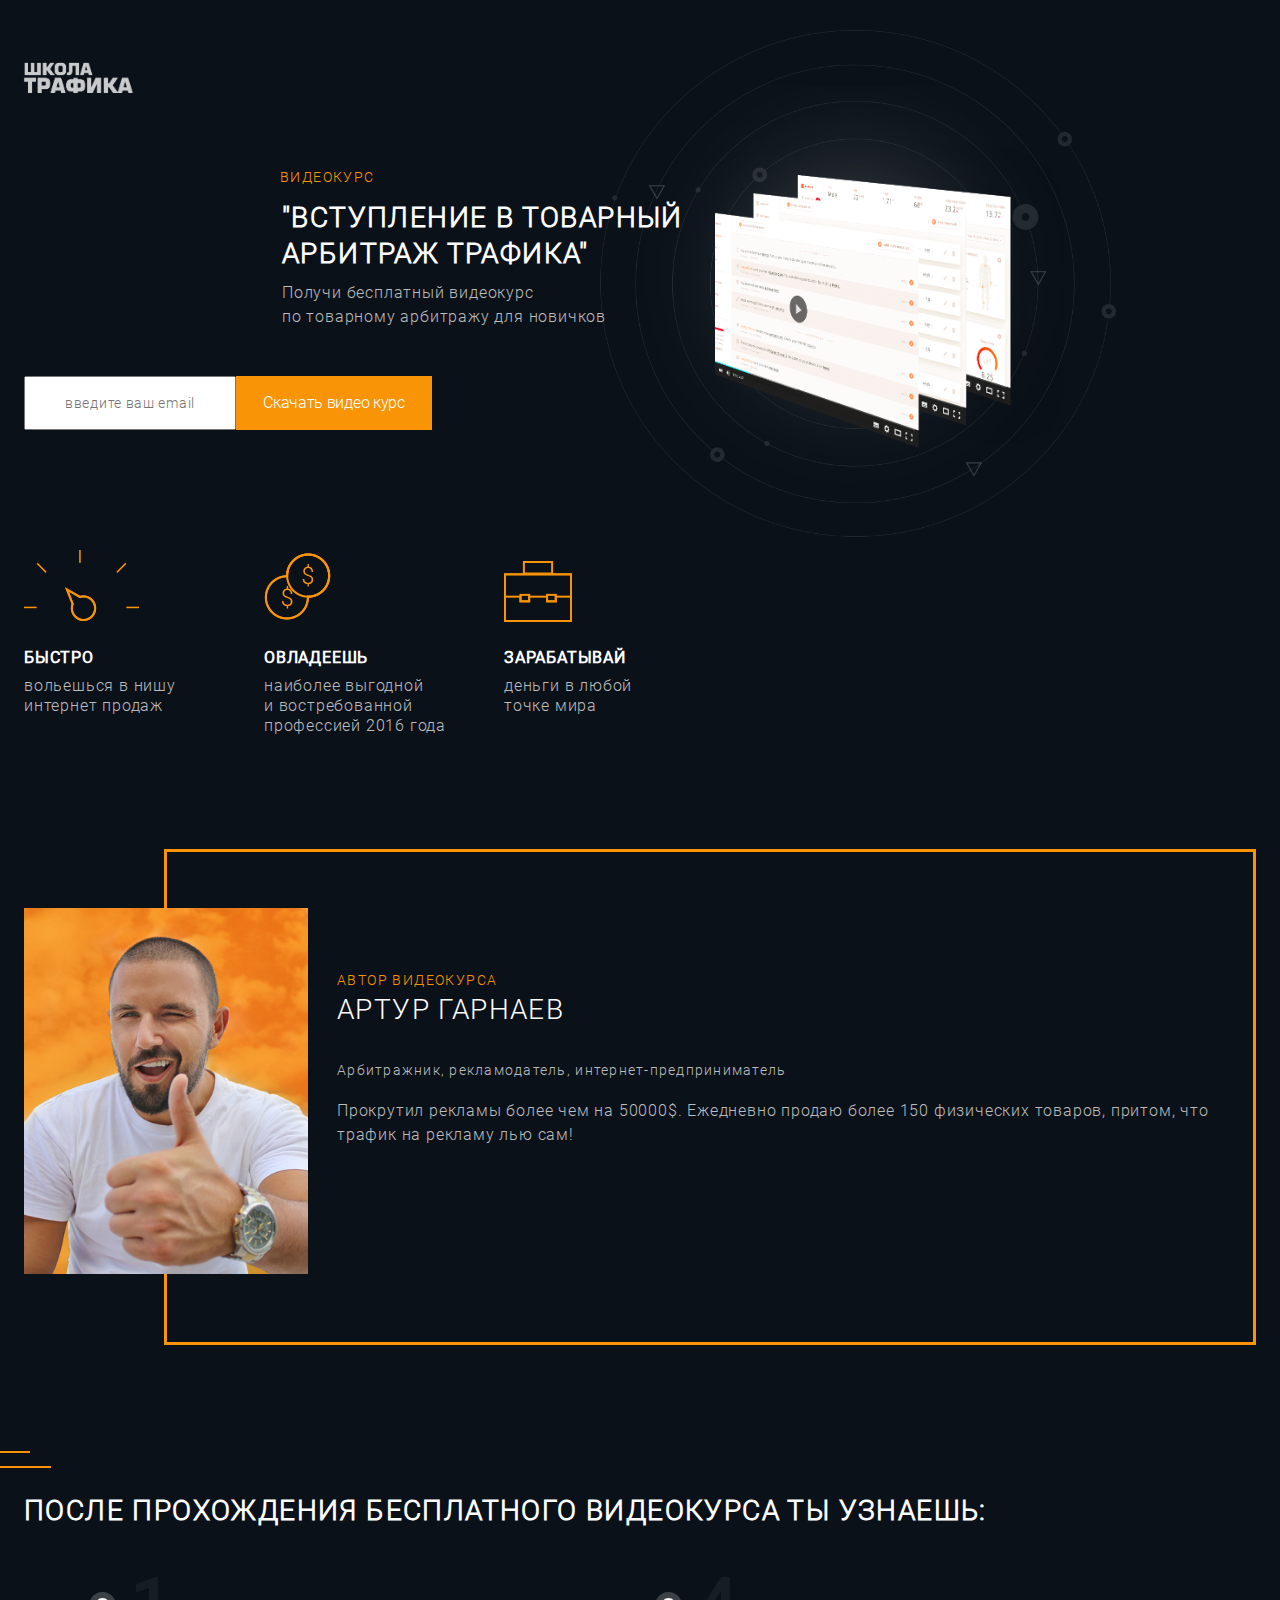
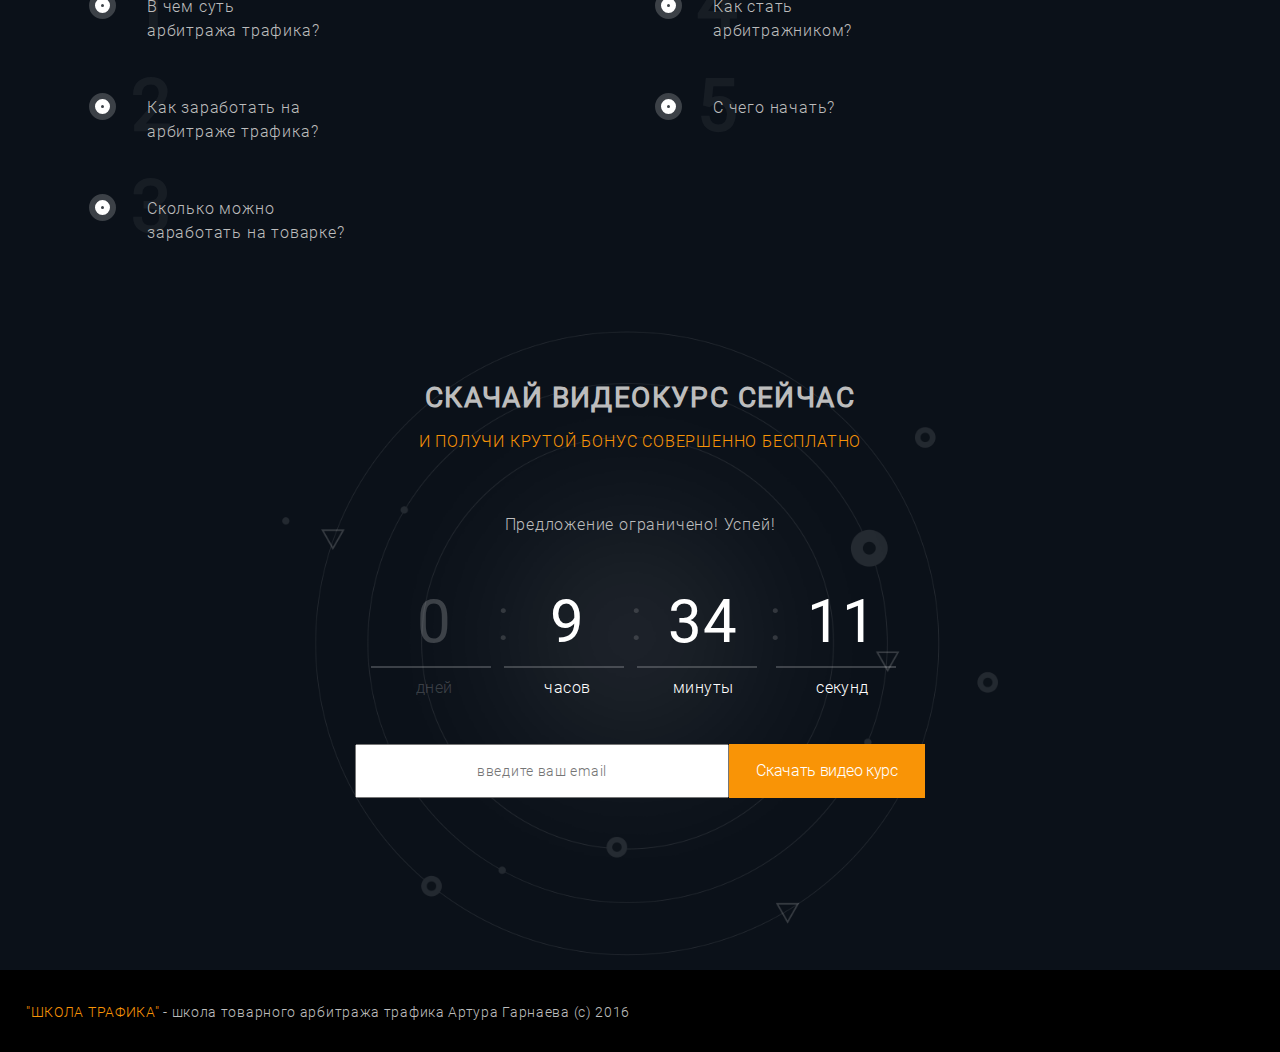
<file: project/arbitration/index.html>
<!DOCTYPE html><html lang="en"><head><meta charset="UTF-8"><meta content="width=device-width,initial-scale=1" name="viewport"><meta content="ie=edge" http-equiv="X-UA-Compatible"><link href="css/style.min.css" rel="stylesheet"><title>Арбитраж</title></head><body><header class="page-header"><h1 class="visually-hidden">Арбитраж трафика</h1><a class="page-header__logo"><img alt="Школа трафика" class="page-header__picture" height="82" src="img/logo.png" width="192"></a></header><main class="page-content"><section class="intro"><div class="intro__wrapper"><div class="intro__info-wrapper"><p class="intro__subtitle intro__subtitle--orange">Видеокурс</p><h2 class="intro__title">"Вступление в товарный арбитраж трафика"</h2><p class="intro__subtitle">Получи бесплатный видеокурс по&nbsp;товарному арбитражу для новичков</p></div><div class="intro__picture"></div></div><form action="https://echo.htmlacademy.ru" class="form intro__form" method="post"><label class="visually-hidden" for="email">Введите вам email</label> <input class="form__input" id="email" name="email" placeholder="Введите ваш email" required type="email"> <button class="form__button" type="submit">Скачать видео курс</button></form></section><section class="features"><h2 class="visually-hidden">Преимущества</h2><ul class="features__list"><li class="features__item"><b class="features__title">Быстро</b><p class="features__text">Вольешься в нишу интернет продаж</p></li><li class="features__item"><b class="features__title">Овладеешь</b><p class="features__text">Наиболее выгодной и&nbsp;востребованной профессией 2016 года</p></li><li class="features__item"><b class="features__title">Зарабатывай</b><p class="features__text">Деньги в любой точке&nbsp;мира</p></li></ul></section><section class="author"><h2 class="visually-hidden">Автор</h2><div class="author__picture"></div><div class="author__info"><p class="author__subtitle author__subtitle--orange">Автор видеокурса</p><p class="author__title">Артур Гарнаев</p><p class="author__subtitle">Арбитражник, рекламодатель, интернет-предприниматель</p><p class="author__text">Прокрутил рекламы более чем на 50000$. Ежедневно продаю более 150 физических товаров, притом, что трафик на рекламу лью сам!</p></div></section><section class="profit"><h2 class="profit__title">После прохождения бесплатного видеокурса ты&nbsp;узнаешь:</h2><ul class="profit__list"><li class="profit__item"><p class="profit__text profit__text--1">В чем суть арбитража&nbsp;трафика?</p></li><li class="profit__item"><p class="profit__text profit__text--2">Как заработать на арбитраже трафика?</p></li><li class="profit__item"><p class="profit__text profit__text--3">Сколько можно заработать на товарке?</p></li><li class="profit__item"><p class="profit__text profit__text--4">Как стать арбитражником?</p></li><li class="profit__item"><p class="profit__text profit__text--5">С чего начать?</p></li></ul></section><section class="bonus"><h2 class="bonus__title">Скачай видеокурс сейчас</h2><p class="bonus__subtitle bonus__subtitle--orange">И получи крутой бонус совершенно бесплатно</p><p class="bonus__subtitle">Предложение ограничено! Успей!</p><ul class="bonus__list counter"><li class="counter__item"><span class="counter__number">0</span> <span class="counter__period">дней</span></li><li class="counter__item"><span class="counter__number counter__number--active">9</span> <span class="counter__period counter__period--active">часов</span></li><li class="counter__item"><span class="counter__number counter__number--active">34</span> <span class="counter__period counter__period--active">минуты</span></li><li class="counter__item"><span class="counter__number counter__number--active">11</span> <span class="counter__period counter__period--active">секунд</span></li></ul><form action="https://echo.htmlacademy.ru" class="form bonus__form" method="post"><label class="visually-hidden" for="email">Введите вам email</label> <input class="form__input" id="email" name="email" placeholder="Введите ваш email" required type="email"> <button class="form__button" type="submit">Скачать видео курс</button></form></section></main><footer class="page-footer"><p class="page-footer__text"><span class="page-footer__span">"Школа трафика"</span> - школа товарного арбитража трафика Артура Гарнаева (с) 2016</p></footer></body></html>
</file>
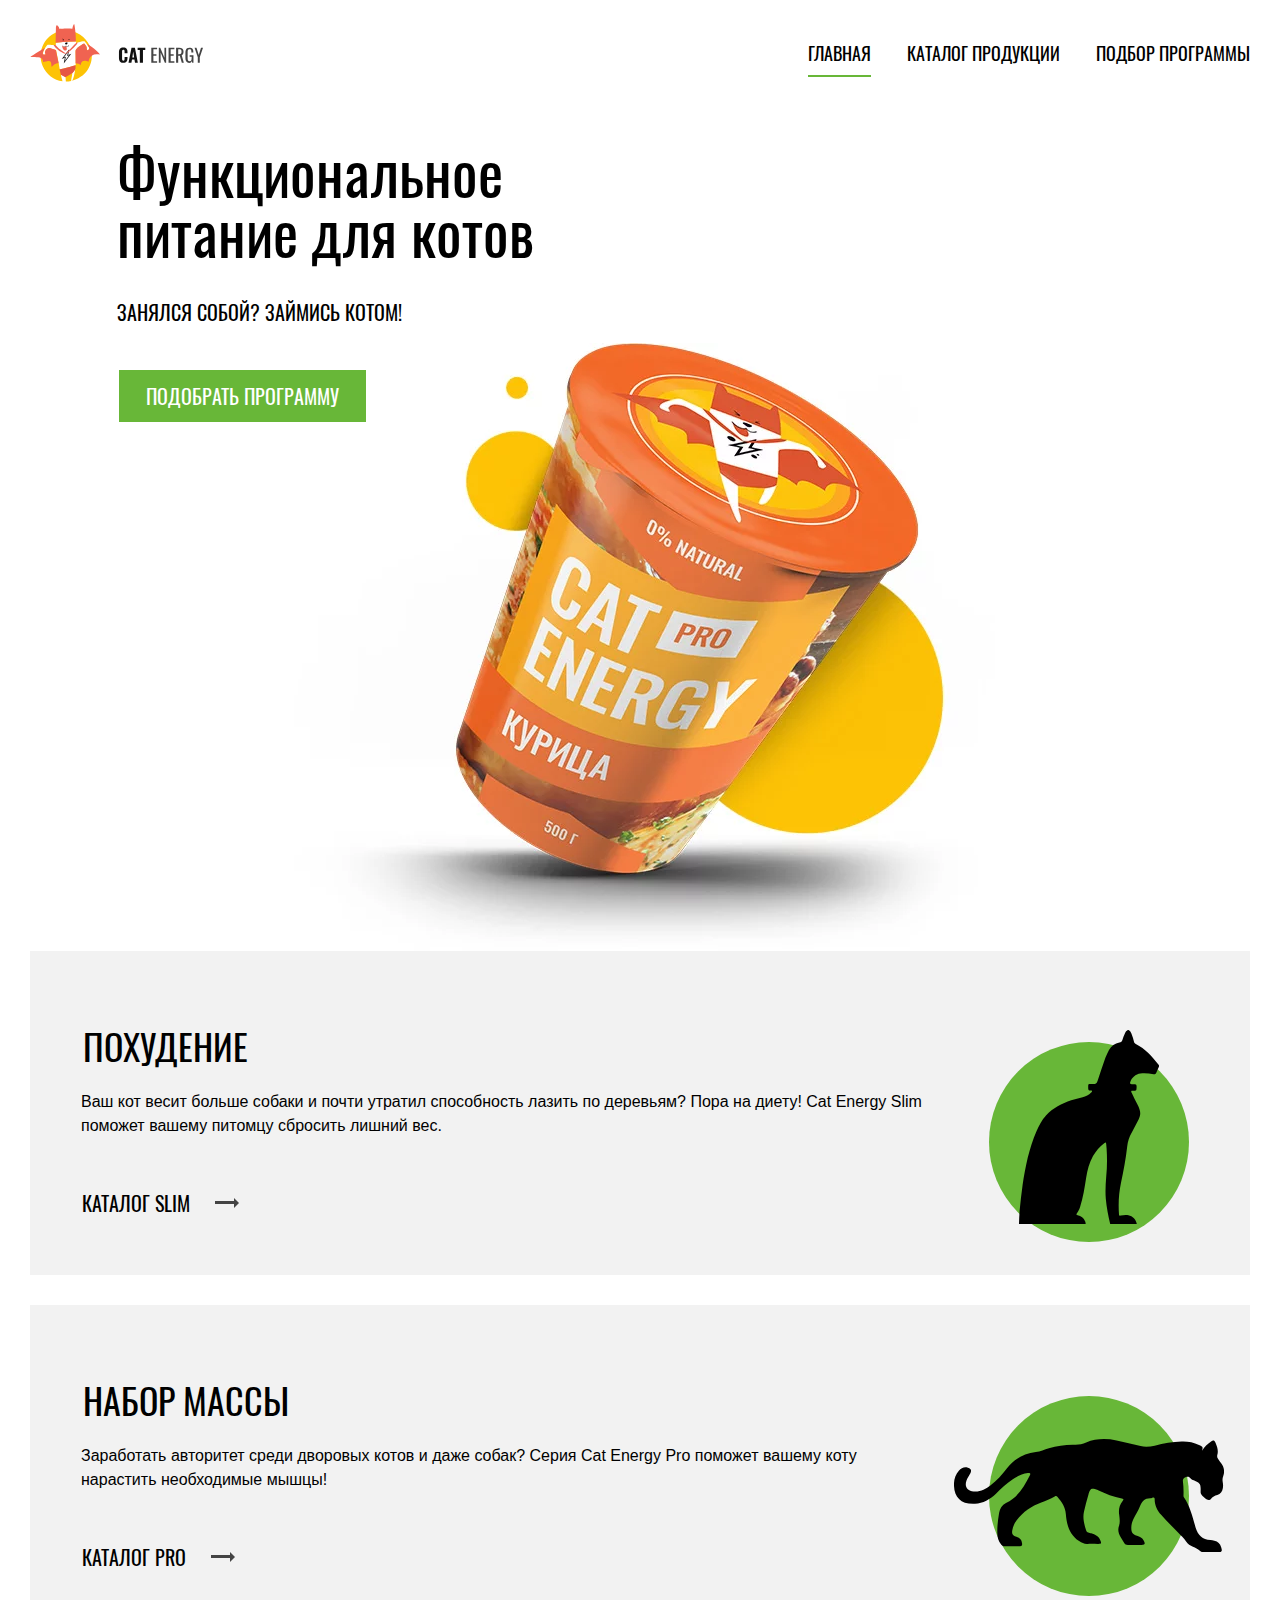
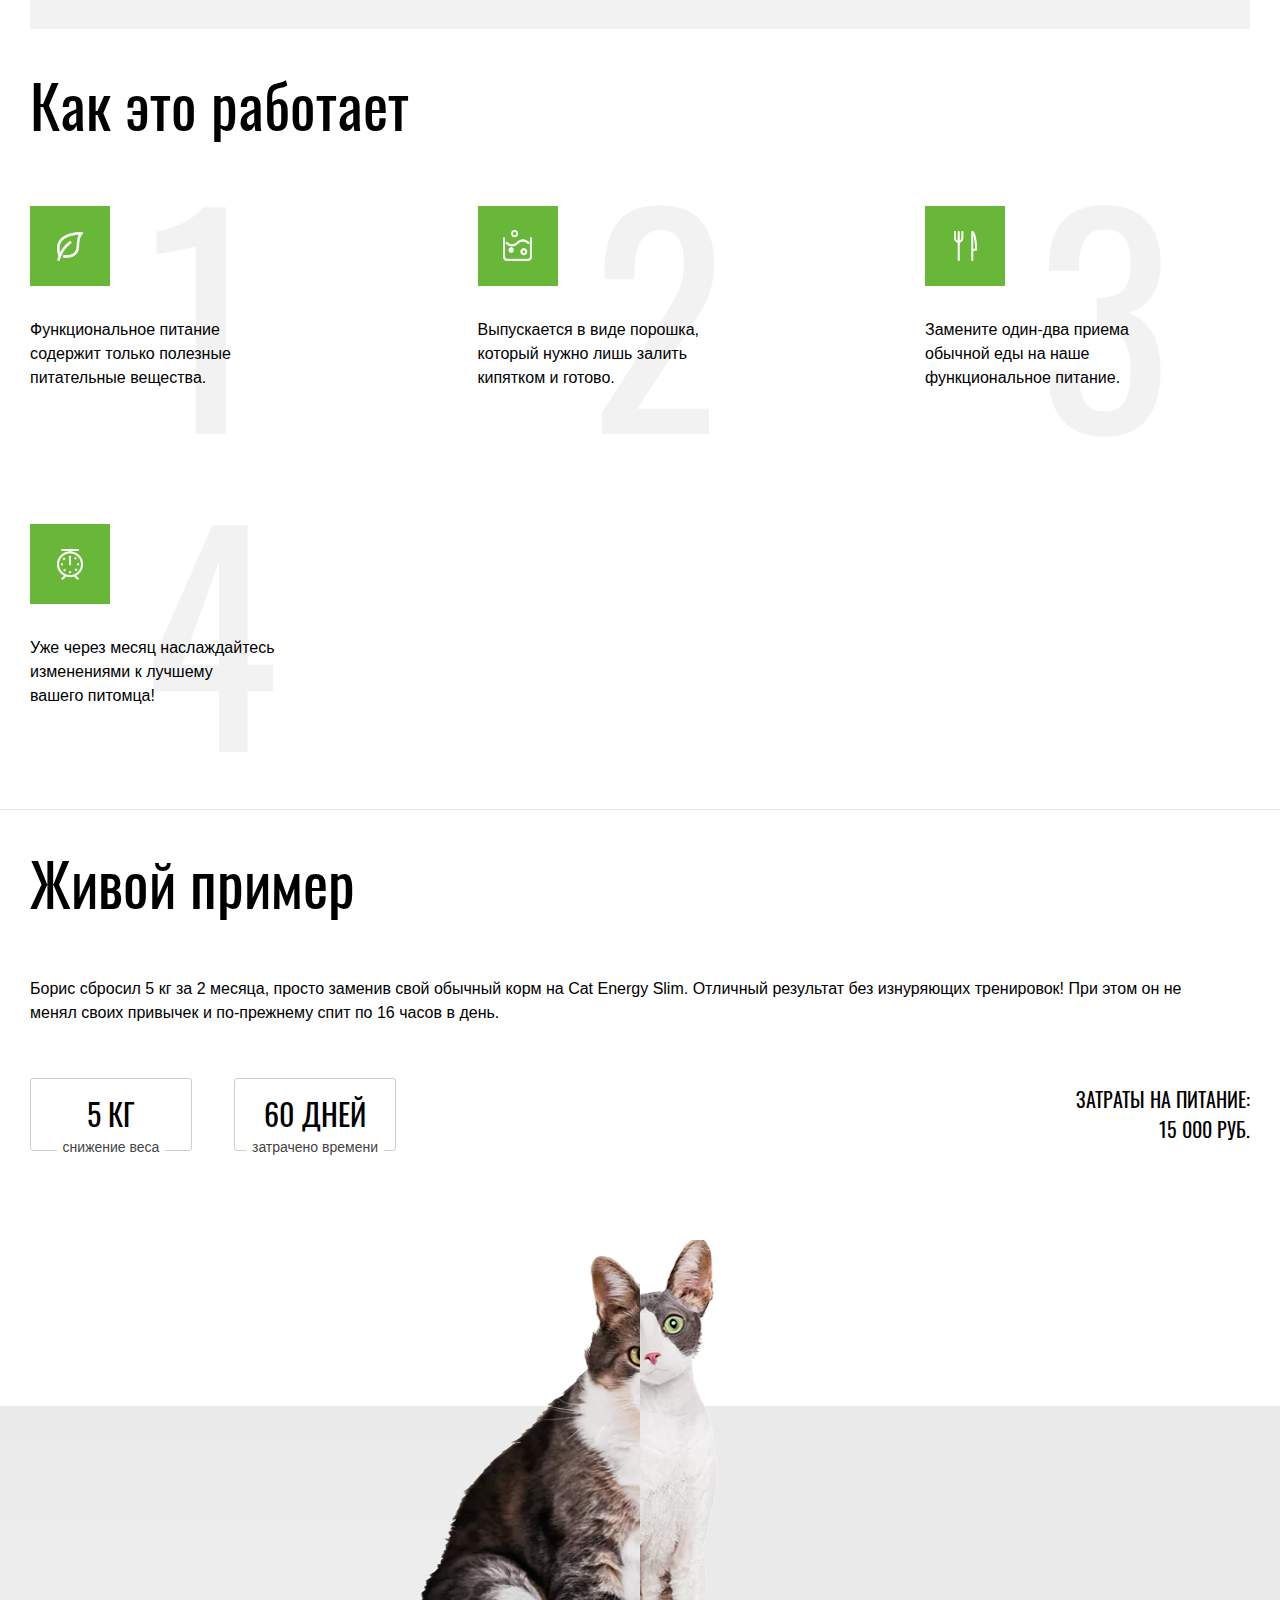
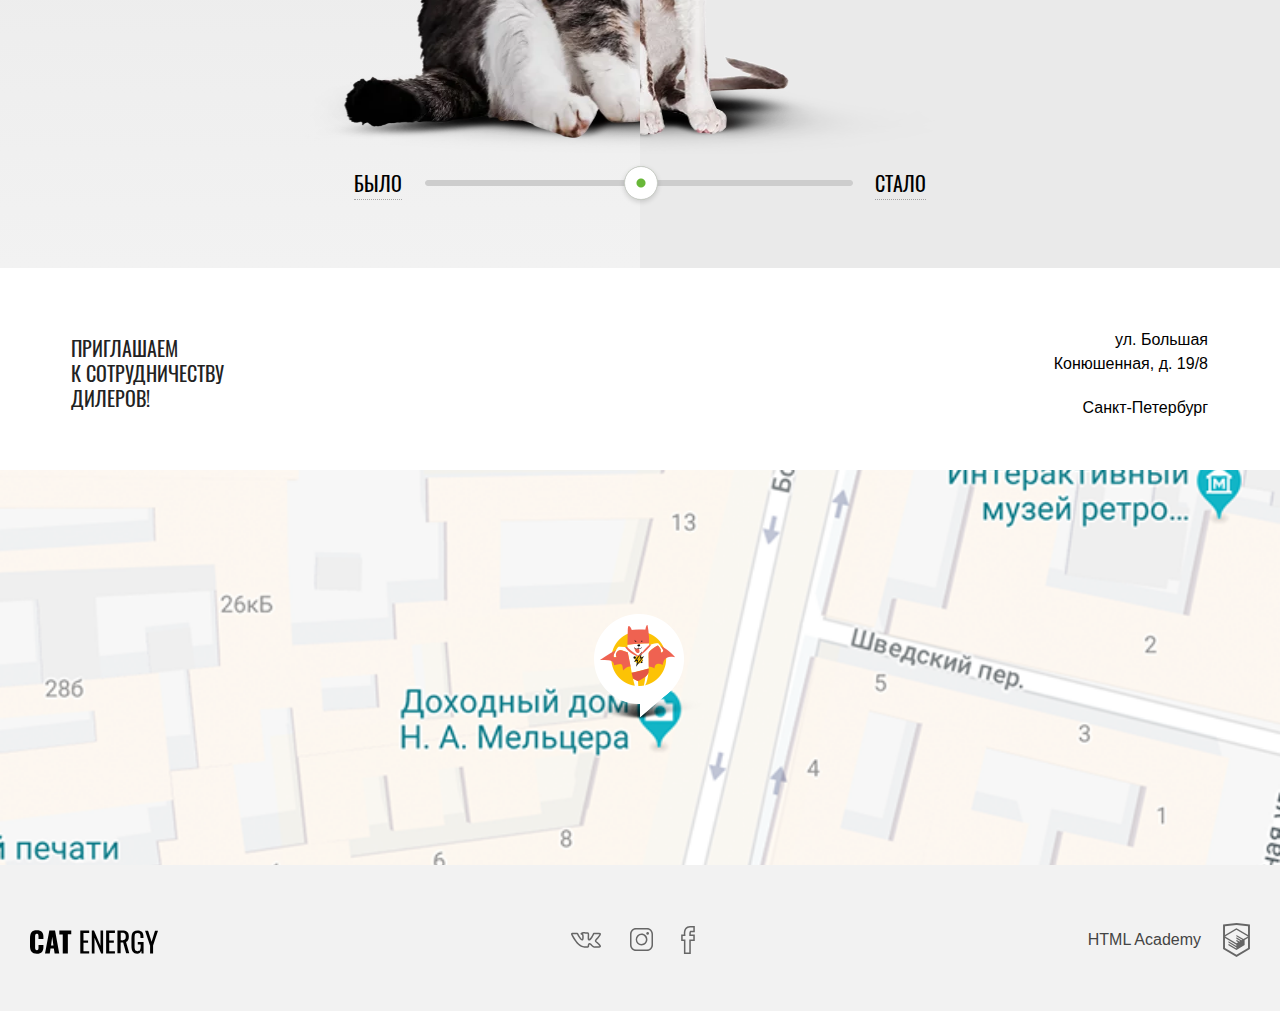
<file: project/cat-energy/index.html>
<!DOCTYPE html><html class="no-js" lang="ru"><head><meta charset="utf-8"><meta content="width=device-width,initial-scale=1" name="viewport"><title>HTML Academy: Кэт энерджи</title><link href="css/style.min.css" rel="preload" as="style"><link href="js/menu.min.js" rel="preload" as="script"><link href="fonts/oswaldregular.woff2" rel="preload" as="font"><link href="fonts/oswaldmedium.woff2" rel="preload" as="font"><link href="css/style.min.css" rel="stylesheet"></head><body><header class="page-header page-header--index"><div class="page-header__wrapper"><a class="page-logo page-logo--index"><picture><source srcset="img/vector/logo-desktop.svg" media="(min-width: 1300px)"><source srcset="img/vector/logo-tablet.svg" media="(min-width: 768px)"><img alt="Cat Energy logo" height="38" src="img/vector/logo-mobile.svg" width="191" class="page-logo__image"></picture></a><nav class="page-nav"><button class="menu-toggle page-nav__toggle" type="button">Показать меню</button><ul class="page-nav__list page-nav__list--index"><li class="page-nav__item"><a class="page-nav__link page-nav__link--active">Главная</a></li><li class="page-nav__item"><a class="page-nav__link" href="catalog.html">Каталог продукции</a></li><li class="page-nav__item"><a class="page-nav__link" href="form.html">Подбор программы</a></li></ul></nav></div><section class="promo"><div class="promo__wrapper"><h2 class="promo__title promo__title--top">Функциональное<br>питание для котов</h2><p class="promo__text">Занялся собой? Займись котом!</p><picture class="promo__image-wrapper"><source srcset="img/webp/index-can-desktop@1x.webp, img/webp/index-can-desktop@2x.webp 2x" media="(min-width: 1300px)" type="image/webp"><source srcset="img/rastr/index-can-desktop@1x.png, img/rastr/index-can-desktop@2x.png 2x" media="(min-width: 1300px)"><source srcset="img/webp/index-can-tablet@1x.webp, img/webp/index-can-tablet@2x.webp 2x" media="(min-width: 768px)" type="image/webp"><source srcset="img/rastr/index-can-tablet@1x.jpg, img/rastr/index-can-tablet@2x.jpg 2x" media="(min-width: 768px)"><source srcset="img/webp/index-can-mobile@1x.webp, img/webp/index-can-mobile@2x.webp 2x" type="image/webp"><img alt="Внешний вид товара" height="270" src="img/rastr/index-can-mobile@1x.png" width="280" class="promo__image"></picture><a class="btn promo__btn" href="form.html">Подобрать программу</a></div></section></header><main><h1 class="visually-hidden">Cat Energy</h1><section class="program"><h2 class="visually-hidden">Программы тренировок</h2><div class="program__wrapper"><article class="program__item program__item--slim"><h3 class="program__title"><span class="program__icon program__icon--slim"></span> Похудение</h3><p class="program__description">Ваш кот весит больше собаки и почти утратил способность лазить по деревьям? Пора на диету! Cat Energy Slim поможет вашему питомцу сбросить лишний вес.</p><a class="program__link" href="catalog.html">Каталог Slim</a></article><article class="program__item program__item--pro"><h3 class="program__title"><span class="program__icon program__icon--pro"></span> Набор массы</h3><p class="program__description">Заработать авторитет среди дворовых котов и даже собак? Серия Cat Energy Pro поможет вашему коту нарастить необходимые мышцы!</p><a class="program__link" href="catalog.html">Каталог Pro</a></article></div></section><section class="features"><div class="features__wrapper"><h2 class="features__title">Как это работает</h2><ul class="features__list"><li class="features__item features__item--leaf"><p class="features__text">Функциональное питание содержит только полезные питательные вещества.</p></li><li class="features__item features__item--powder"><p class="features__text">Выпускается в виде порошка, который нужно лишь залить кипятком и готово.</p></li><li class="features__item features__item--dining"><p class="features__text">Замените один-два приема обычной еды на наше функциональное питание.</p></li><li class="features__item features__item--clock"><p class="features__text">Уже через месяц наслаждайтесь изменениями к лучшему<br>вашего питомца!</p></li></ul></div></section><section class="example"><div class="example__wrapper"><div class="example__content"><h2 class="example__title">Живой пример</h2><p class="example__text">Борис сбросил 5 кг за 2 месяца, просто заменив свой обычный корм на Cat Energy Slim. Отличный результат без изнуряющих тренировок! При этом он не менял своих привычек и по-прежнему спит по 16 часов в день.</p><div class="example__row"><div class="example__achievements"><dl class="achievement"><dt class="achievement__title">Снижение веса</dt><dd class="achievement__value">5 кг</dd></dl><dl class="achievement"><dt class="achievement__title">Затрачено времени</dt><dd class="achievement__value">60 дней</dd></dl></div><p class="example__total">Затраты на питание: <span class="example__total-amount">15 000 руб.</span></p></div></div><div class="slider"><input class="visually-hidden slider__before" id="before" name="image-toggle" type="radio"> <input class="visually-hidden slider__after" id="after" name="image-toggle" type="radio"><div class="slider__images"><div class="slider__image slider__image--before"><picture class="slider__before-block"><source srcset="img/webp/before-desktop@1x.webp, img/webp/before-desktop@2x.webp 2x" media="(min-width: 1300px)" type="image/webp"><source srcset="img/rastr/before-desktop@1x.png, img/rastr/before-desktop@2x.png 2x" media="(min-width: 1300px)"><source srcset="img/webp/before-tablet@1x.webp, img/webp/before-tablet@2x.webp 2x" media="(min-width: 768px)" type="image/webp"><source srcset="img/rastr/before-tablet@1x.png, img/rastr/before-tablet@2x.png 2x" media="(min-width: 768px)"><source srcset="img/webp/before-mobile@1x.webp, img/webp/before-mobile@2x.webp 2x" type="image/webp"><img alt="Борис до похудения" height="240" src="img/rastr/before-mobile@1x.png" width="320" srcset="img/rastr/before-mobile@2x.png 2x"></picture></div><div class="slider__image slider__image--after"><picture class="slider__after-block"><source srcset="img/webp/after-desktop@1x.webp, img/webp/after-desktop@2x.webp 2x" media="(min-width: 1300px)" type="image/webp"><source srcset="img/rastr/after-desktop@1x.png, img/rastr/after-desktop@2x.png 2x" media="(min-width: 1300px)"><source srcset="img/webp/after-tablet@1x.webp, img/webp/after-tablet@2x.webp 2x" media="(min-width: 768px)" type="image/webp"><source srcset="img/rastr/after-tablet@1x.png, img/rastr/after-tablet@2x.png 2x" media="(min-width: 768px)"><source srcset="img/webp/after-mobile@1x.webp, img/webp/after-mobile@2x.webp 2x" type="image/webp"><img alt="Борис после похудения" height="240" src="img/rastr/after-mobile@1x.png" width="320" srcset="img/rastr/after-mobile@2x.png 2x"></picture></div></div><div class="slider__actions"><label class="slider__btn slider__btn--before" for="before">Было</label><div class="slider__scale"><div class="slider__grip"></div></div><label class="slider__btn slider__btn--after" for="after">Стало</label></div></div></div></section></main><footer class="page-footer"><div class="contacts"><div class="contacts__text-wrapper"><div class="contacts__text contacts__text--white"><p class="contacts__half contacts__promo">Приглашаем к&nbsp;сотрудничеству дилеров!</p><p class="contacts__half contacts__address">ул. Большая Конюшенная, д. 19/8 <span class="contacts__city">Санкт-Петербург</span></p></div></div><div class="contacts__map"><iframe allowfullscreen="" src="https://www.google.com/maps/embed?pb=!1m18!1m12!1m3!1d1998.5991043651586!2d30.320894616097!3d59.938794181876254!2m3!1f0!2f0!3f0!3m2!1i1024!2i768!4f13.1!3m3!1m2!1s0x4696310fca5ba729%3A0xea9c53d4493c879f!2z0JHQvtC70YzRiNCw0Y8g0JrQvtC90Y7RiNC10L3QvdCw0Y8g0YPQuy4sIDE5LCDQodCw0L3QutGCLdCf0LXRgtC10YDQsdGD0YDQsywgMTkxMTg2!5e0!3m2!1sru!2sru!4v1524667393007" style="border:0" width="100%"></iframe></div></div><div class="page-footer__bottom"><div class="page-footer__item page-logo page-logo--footer page-logo--index"><a class="page-logo__title"><img alt="Cat Energy" height="24" src="img/vector/logo-footer.svg" width="128"></a></div><section class="page-footer__item social"><h2 class="visually-hidden">Мы в социальных сетях</h2><ul class="social__list"><li class="social__item"><a class="social__link social__link--vk" href="https://vk.com/htmlacademy">Вконтакте <svg xmlns="http://www.w3.org/2000/svg" version="1.1" x="0px" xml:space="preserve" xmlns:xlink="http://www.w3.org/1999/xlink" y="0px" style="enable-background:new 0 0 22 12;"><use xlink:href="#icon-vk"></use></svg></a></li><li class="social__item"><a class="social__link social__link--ig" href="https://www.instagram.com/htmlacademy">Instagram <svg xmlns="http://www.w3.org/2000/svg" version="1.1" x="0px" xml:space="preserve" xmlns:xlink="http://www.w3.org/1999/xlink" y="0px" style="enable-background:new 0 0 16 16;"><use xlink:href="#icon-insta"></use></svg></a></li><li class="social__item"><a class="social__link social__link--fb" href="https://www.facebook.com/htmlacademy">Facebook <svg xmlns="http://www.w3.org/2000/svg" version="1.1" x="0px" xml:space="preserve" xmlns:xlink="http://www.w3.org/1999/xlink" y="0px" style="enable-background:new 0 0 10 19;"><use xlink:href="#icon-fb"></use></svg></a></li></ul></section><section class="page-footer__item developers"><h2 class="visually-hidden">Правообладатель</h2><a class="developers__link" href="https://htmlacademy.ru/intensive/adaptive">HTML Academy <svg xmlns="http://www.w3.org/2000/svg" version="1.1" x="0px" xml:space="preserve" xmlns:xlink="http://www.w3.org/1999/xlink" y="0px" class="developers__logo" enable-background="new 0 0 26.943 34.09" height="34.09px" width="26.943px"><use xlink:href="#htmlacademy"></use></svg></a></section></div></footer><div style="display:none"><svg xmlns="http://www.w3.org/2000/svg"><symbol id="htmlacademy" viewbox="0 0 26.943 34.09"><path d="M13.62.017L13.472 0 0 1.412v24.661l13.474 8.017 13.43-7.99.042-.024V1.412L13.62.017zm11.399 12.11L13.495 5.334l-.001-.104-.087.05-.088-.056v.109L1.925 12.118V3.147l11.549-1.212L25.02 3.147l-.001 8.98zm-11.614-5.34L24.923 13.5l-4.479 2.64-7.093-4.221-.015 1.415 5.904 3.513-.86.507-5.029-2.992-.015 1.415 3.827 2.275-.782.523-3.03-1.787-.015 1.413 1.854 1.091-1.8 1.081-11.356-6.751 11.371-6.835zm-11.48 8.34l11.411 6.791.017 1.044-7.943-4.728-.015 1.416 7.979 4.795.019 1.076-7.974-4.74-.013 1.414 8.021 4.822.047.024 8.143-4.872-.011-5.177 3.415-2.036v10.021L13.472 31.85 1.925 24.979v-9.852z"></path></symbol><symbol id="icon-fb" viewbox="34.789 -4.709 13.518 27.75"><path d="M44.32 23.041h-6.816V10.137h-2.715V3.763h2.629c-.202-2.887.298-5 1.519-6.444 1.039-1.229 2.583-1.911 4.588-2.026l4.782-.001v6.15h-3.755c-.166.315-.251 1.093-.252 2.321h3.978v6.375H44.32v12.903zm-5.316-1.5h3.816V8.637h3.957V5.263h-3.953l-.016-.734c-.044-2.04.002-3.784 1.007-4.46l.19-.127h2.801v-3.15h-3.239c-1.557.091-2.711.581-3.485 1.496-1.041 1.231-1.41 3.298-1.099 6.144l.092.832h-2.786v3.375h2.715v12.902z"></path></symbol><symbol id="icon-insta" viewbox="-3 -3 23 23"><path d="M14.002-1.501C16.482-1.501 18.5.519 18.5 3v11c0 2.481-2.018 4.5-4.498 4.5H3.01A4.504 4.504 0 0 1-1.488 14V3C-1.488.519.53-1.5 3.01-1.5h10.992m0-1.5H3.01C-.29-3-2.987-.301-2.987 3v11.001C-2.987 17.299-.29 20 3.01 20h10.995C17.301 20 20 17.299 20 13.999V3c0-3.301-2.699-6-5.998-6z"></path><path d="M8.506 4.078a4.434 4.434 0 0 1 4.429 4.428c0 2.44-1.989 4.43-4.429 4.43a4.434 4.434 0 0 1-4.428-4.43 4.431 4.431 0 0 1 4.428-4.428m0-1.5a5.929 5.929 0 0 0 0 11.855c3.274 0 5.926-2.653 5.926-5.927S11.78 2.578 8.506 2.578z"></path><circle cx="14.646" cy="2.379" r="1.341"></circle></symbol><symbol id="icon-mail" viewbox="0 0 17 13"><path d="M15.6 11.6H1.4V5.8H0V13h17V5.8h-1.4v5.8zM0 0v2.3l8.5 7.1L17 2.3V0H0zm15.6 1.6L8.5 7.5 1.4 1.6v-.2h14.2v.2z"></path></symbol><symbol id="icon-phone" viewbox="0 0 20 20"><path d="M17.9 9.4H9.4v1.2h8.5l-2.1 2.1.9.9 3.1-3.1c.2-.2.2-.6 0-.9l-3.1-3.1-.9.9 2.1 2zM8.1 19.4v-6.2c0-.3-.3-.6-.6-.6H3.1c0 .7.6 1.2 1.2 1.2h2.5v5H3.1c-1 .1-1.8-.7-1.9-1.7v-14c0-1 .8-1.8 1.7-1.8H6.8v5H4.4c-.7 0-1.2.6-1.2 1.2h4.4c.3 0 .6-.3.6-.6V.6C8.1.3 7.8 0 7.5 0H3.1C1.5-.1.1 1.2 0 2.9V16.8c-.1 1.7 1.2 3.1 2.9 3.1H7.5c.3.1.6-.2.6-.5z"></path></symbol><symbol id="icon-vk" viewbox="3.007 11.628 30.004 15.761"><path d="M26.945 27.388c-.386 0-1.17-.082-2.075-.632-.642-.385-1.223-.968-1.784-1.532-.438-.44-1.171-1.177-1.447-1.177-.268.075-.481.921-.476 1.569.004.113-.001.774-.468 1.213-.425.4-1.088.485-1.216.498l-1.926.007c-.967 0-4.358-.218-7.429-3.021-3.674-3.358-6.835-9.798-6.968-10.07-.197-.462-.248-1.066.152-1.482.392-.413 1.081-.472 1.359-.479l4.083-.024.115.008c.091.014.567.095.957.349.388.247.59.651.626.73.01.021.649 1.432 1.475 2.684 1.312 1.99 1.896 2.455 2.103 2.562.188-.417.277-1.7.187-2.871.001-.493-.101-1.098-.252-1.278-.112-.134-.426-.253-.778-.294l-.722-.691c-.096-.658.635-1.226 1.149-1.446.737-.316 1.792-.382 3.147-.382l.71.005c1.235.012 1.622.081 2.149.191 1.702.361 1.64 1.729 1.567 3.312-.021.464-.046 1.001-.046 1.621 0 .151-.005.312-.011.479-.012.38-.032 1.038.093 1.304.219-.145.852-.665 2.072-2.483.783-1.165 1.4-2.539 1.517-2.803l.001-.001c.182-.43.608-.941 1.613-.946l4.274-.024c.012-.003.172-.016.377-.016.98 0 1.597.287 1.832.854.269.65.169 1.657-2.354 4.605-.37.432-.697.804-.982 1.127-.598.678-1.216 1.379-1.237 1.595.053.169.662.665 1.252 1.145 1.53 1.247 2.528 2.264 3.033 3.073.522.759.429 1.33.258 1.677-.424.864-1.638.973-1.877.985l-3.79.047a2.525 2.525 0 0 1-.263.012zm-5.307-4.84c.899 0 1.682.786 2.511 1.618.497.5 1.011 1.016 1.496 1.307.727.44 1.316.421 1.398.412l.103-.009 3.805-.047c.171-.012.411-.073.536-.136a1.167 1.167 0 0 0-.098-.167c-.449-.718-1.388-1.659-2.686-2.718-1.184-.963-1.801-1.465-1.865-2.244-.066-.805.493-1.439 1.607-2.703.28-.318.604-.685.967-1.109 1.559-1.821 1.957-2.64 2.058-2.956-.17-.029-.648-.021-.678-.018l-4.361.028c-.191.001-.249.035-.249.036-.176.414-.812 1.812-1.644 3.05-1.895 2.82-2.785 3.2-3.407 3.201-.204 0-.396-.05-.569-.148-1.003-.569-.963-1.834-.934-2.757.005-.149.01-.295.01-.431 0-.646.025-1.207.048-1.689.076-1.68.016-1.692-.379-1.776-.409-.086-.705-.147-1.856-.159l-.693-.005c-.624 0-1.343.014-1.906.098.092.074.18.157.259.251.588.704.604 1.951.601 2.194.13 1.646.061 3.796-1.018 4.313a1.365 1.365 0 0 1-.597.137c-.926 0-1.854-.885-3.425-3.267a22.863 22.863 0 0 1-1.587-2.887.47.47 0 0 0-.075-.094 1.133 1.133 0 0 0-.32-.116l-4.001.024c-.021.001-.045.002-.07.005.591 1.189 3.426 6.592 6.519 9.419 2.74 2.502 5.826 2.629 6.417 2.629l1.851-.003c.046-.01.218-.062.269-.1-.019.018-.01-.053-.01-.097-.003-.265.012-2.595 1.578-3.034.126-.034.259-.052.395-.052z"></path></symbol></svg></div><script src="js/menu.min.js"></script><script src="js/picturefill.min.js"></script></body></html>
</file>
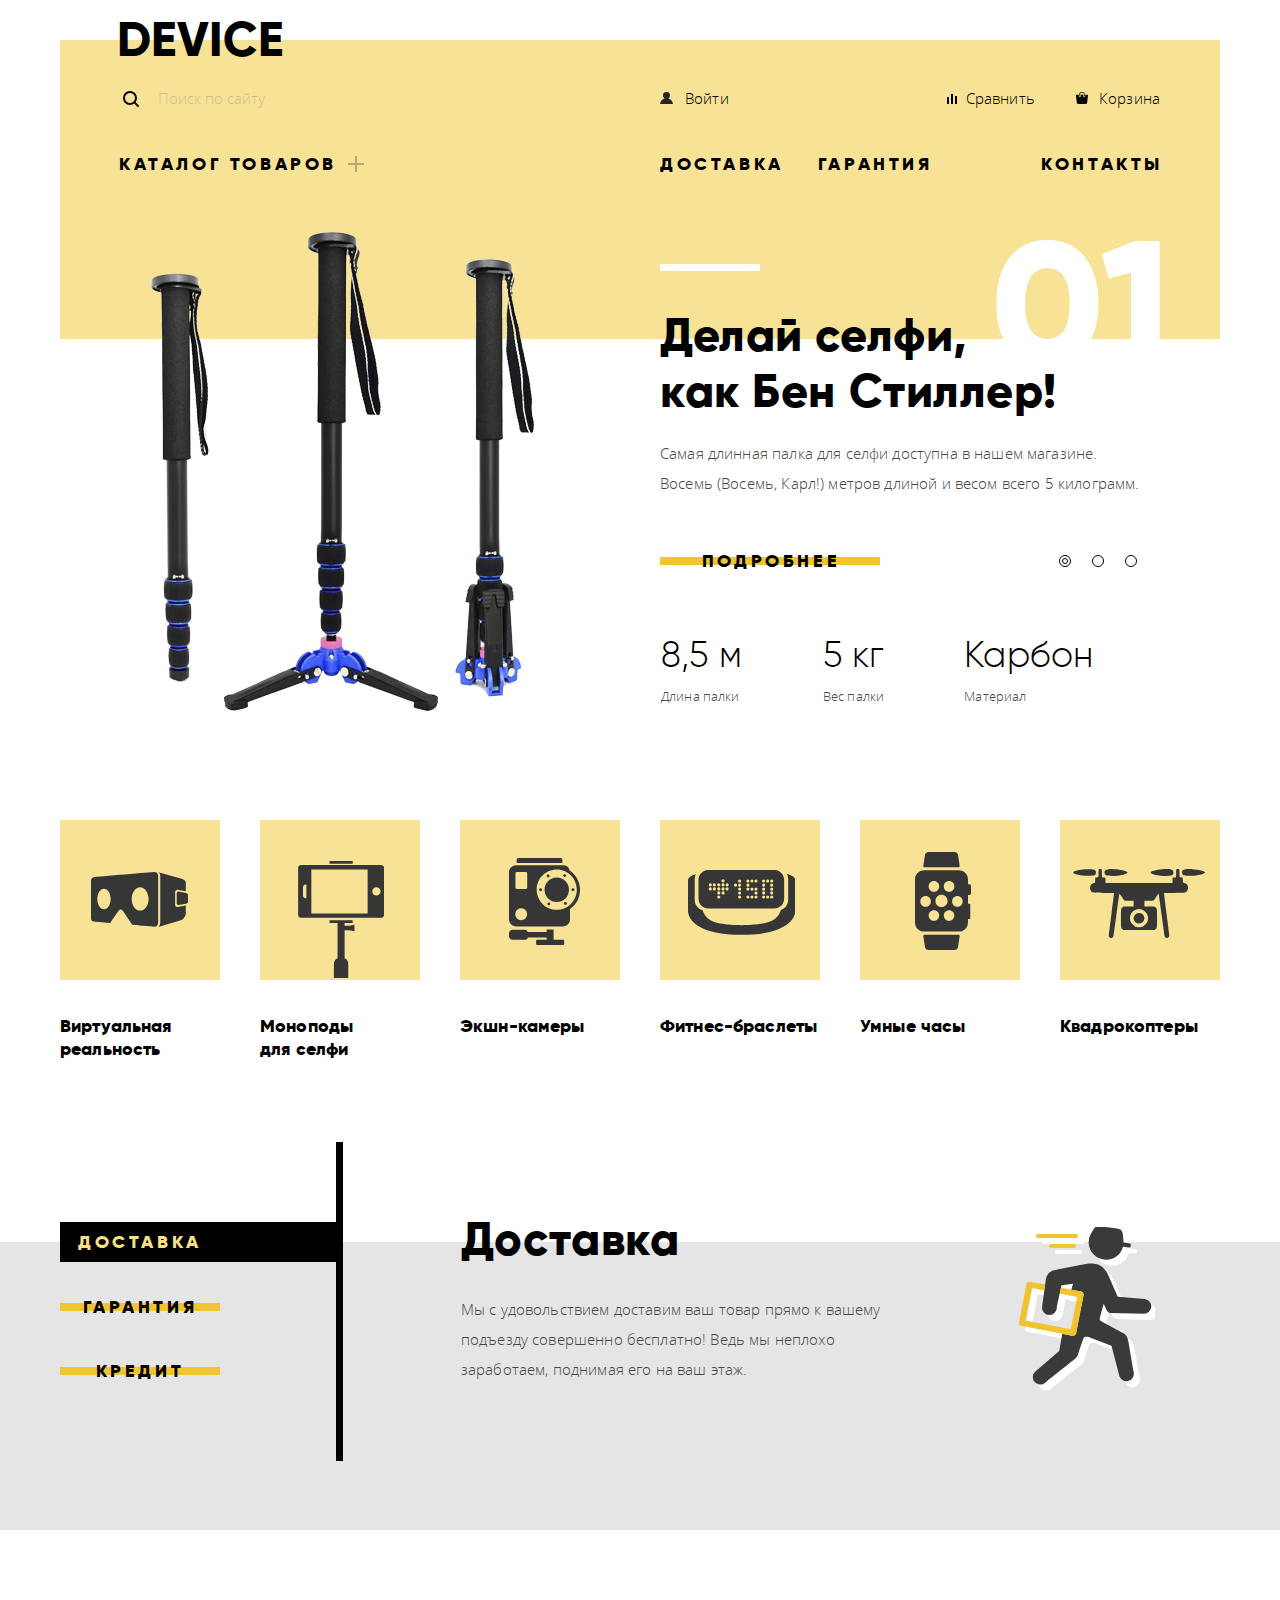
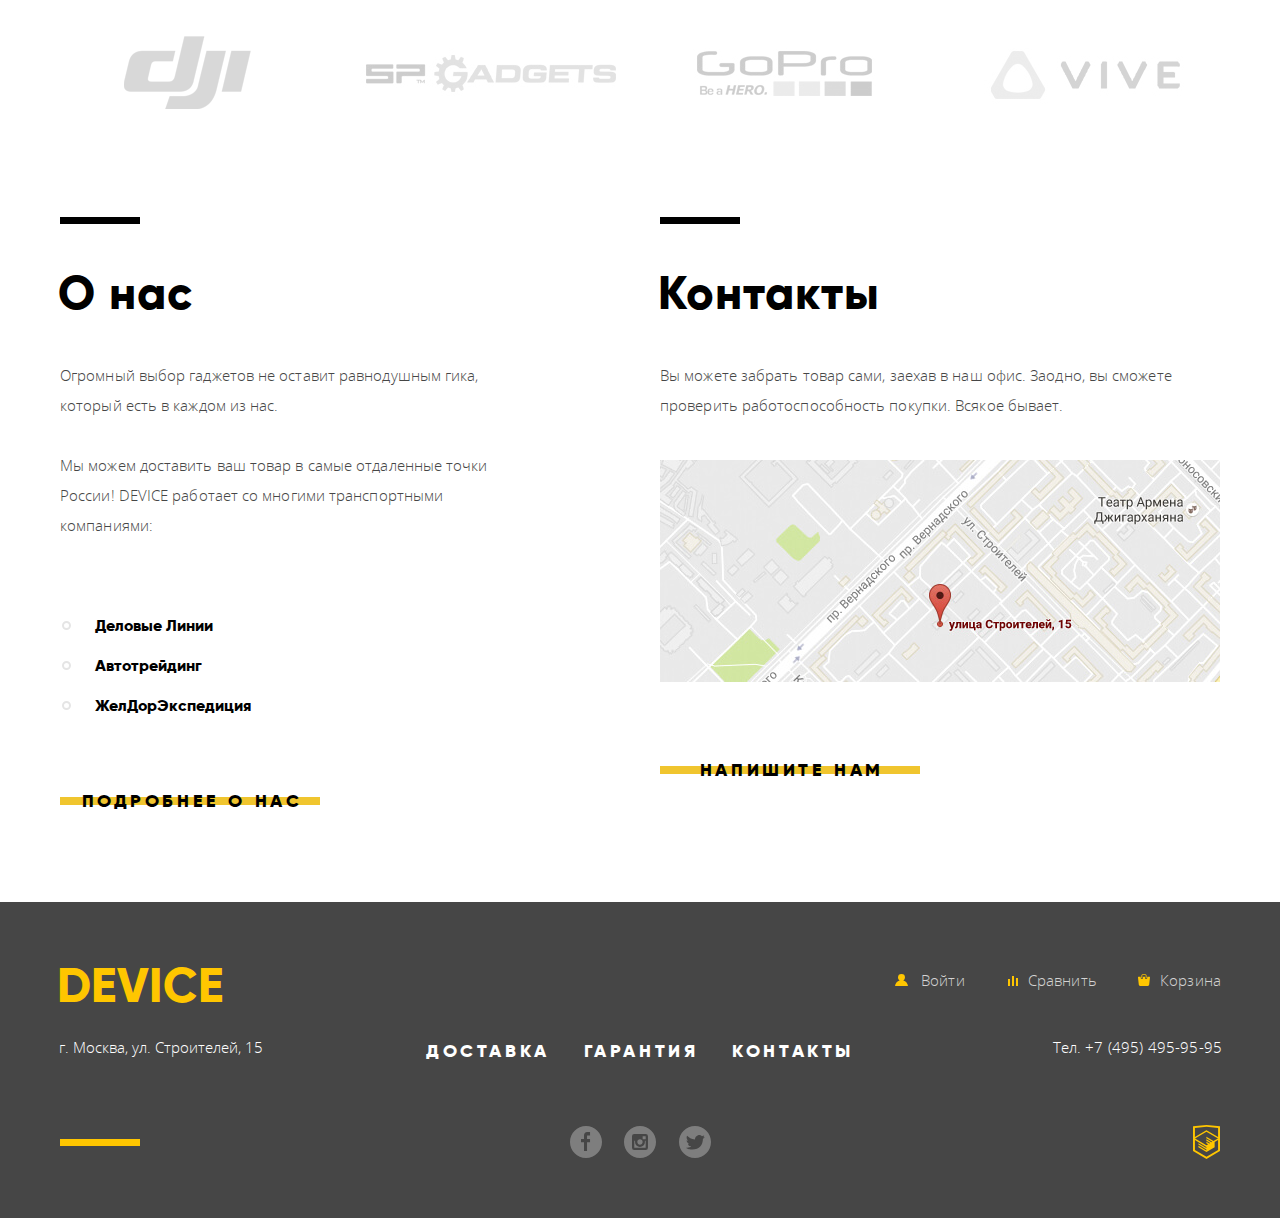
<file: project/device-master/index.html>
<!DOCTYPE html>
<html lang="ru">
    <head>
        <meta charset="utf-8">
        <title>DEVICE</title>
        <link rel="stylesheet" href="css/normalize-min.css">
        <link rel="stylesheet" href="css/style-min.css">
    </head>
    <body>
        <header class="main-header">
            <div class="wrapper">
                <a class="header-logo">
                    Device
                </a>
                <nav class="main-navigation">
                    <div class="nav-wrapper">
                        <form class="search-form"  action="https://echo.htmlacademy.ru" method="post">
                            <label class="visually-hidden" for="search-field">Поиск по сайту</label>
                            <input class="search-form-field" type="search" name="search-field" id="search-field" placeholder="Поиск по сайту">
                            <button type="submit">Найти</button>
                        </form>
                        <div class="user-navigation">
                            <ul class="login-form">
                                <li class="login-link"><a href="#">Войти</a></li>
                            </ul>
                            <a class="compare" href="#">Сравнить</a>
                            <a class="cart" href="#">Корзина</a>
                        </div>
                    </div>
                    <ul class="site-navigation">
                        <li class="site-navigation-item">
                            <a href="catalog.html">Каталог товаров</a>
                            <ul class="site-navigation-catalog">
                                <li class="site-navigation-catalog-item">
                                    <a href="virtual-reality.html">Виртуальная реальность</a>
                                </li>
                                <li class="site-navigation-catalog-item">
                                    <a href="monopods.html">Моноподы для селфи</a>
                                </li>
                                <li class="site-navigation-catalog-item">
                                    <a href="action-cameras.html">Экшн-камеры</a>
                                </li>
                                <li class="site-navigation-catalog-item">
                                    <a href="fitness-bracelets.html">Фитнес-браслеты</a>
                                </li>
                                <li class="site-navigation-catalog-item">
                                    <a href="smart-watches.html">Умные часы</a>
                                </li>
                                <li class="site-navigation-catalog-item">
                                    <a href="quadrocopters.html">Квадрокоптер</a>
                                </li>
                            </ul>
                        </li>
                        <li class="site-navigation-item">
                            <a href="delivery.html">Доставка</a>
                        </li>
                        <li class="site-navigation-item">
                            <a href="warranty.html">Гарантия</a>
                        </li>
                        <li class="site-navigation-item">
                            <a href="contacts.html">Контакты</a>
                        </li>
                    </ul>
                </nav>
            </div>
        </header>

        <main class="main-index">
            <div class="index-wrapper">
                <h1 class="visually-hidden">Интернет-магазин Девайс</h1>
                <section class="popular">
                    <ul class="slider-toggles">
                        <li>
                            <input type="radio" id="toggle-1">
                            <label class="slider-toggle-1 active" for="toggle-1"></label>
                        </li>
                        <li>
                            <input type="radio" id="toggle-2">
                            <label class="slider-toggle-2" for="toggle-2"></label>
                        </li>
                        <li>
                            <input type="radio" id="toggle-3">
                            <label class="slider-toggle-3" for="toggle-3"></label>
                        </li>
                    </ul>
                    <h2 class="visually-hidden">Популярные товары</h2>
                    <section class="popular-1-slide">
                        <h3 class="visually-hidden">Монопод для селфи</h3>
                        <img src="img/slider-1.png" width="526" height="497" alt="Монопод для селфи">
                        <div class="popular-1 description">
                            <b>Делай селфи,<br>как Бен Стиллер!</b>
                            <p>
                                Самая длинная палка для селфи доступна в нашем магазине.<br>Восемь (Восемь, Карл!) метров длиной и весом всего 5 килограмм.
                            </p>
                            <a class="button slide-button">Подробнее</a>
                            <table class="details">
                                <tr class="details-value">
                                    <td class="col-w">8,5 м</td>
                                    <td class="col-n">5 кг</td>
                                    <td class="col-w">Карбон</td>
                                </tr>
                                <tr class="details-description">
                                    <td class="col-w">Длина палки</td>
                                    <td class="col-n">Вес палки</td>
                                    <td class="col-w">Материал</td>
                                </tr>
                            </table>
                        </div>
                    </section>
                    <section class="popular-2-slide">
                        <h3 class="visually-hidden">Фитнес-браслет</h3>
                        <img src="img/slider-2.png" width="526" height="497" alt="Фитнес-браслет">
                        <div class="popular-2 description">
                            <b>Худеем<br>правильно!</b>
                            <p>
                                Мотивирующие фитнес-браслеты помогут найти в себе силы<br> не пропускать занятия и соблюдать диету.
                            </p>
                            <a class="button slide-button">Подробнее</a>
                                <table class="details">
                                <tr class="details-value">
                                    <td class="col-w">48 часов</td>
                                </tr>
                                <tr class="details-description">
                                    <td class="col-w">Без подзарядки</td>
                                </tr>
                            </table>
                        </div>
                    </section>
                    <section class="popular-3-slide">
                        <h3 class="visually-hidden">Квадрокоптер</h3>
                        <img src="img/slider-3.png" width="526" height="497" alt="Квадрокоптер">
                        <div class="popular-3 description">
                            <b>Порхает как бабочка, жалит как пчела!</b>
                            <p>
                                Этот обычный, на первый взгляд, квадрокоптер оснащен мощным лазером, замаскированным под стандартную камеру.
                            </p>
                            <a class="button slide-button">Подробнее</a>
                            <table class="details">
                                <tr class="details-value">
                                    <td class="col-w">800 м</td>
                                    <td class="col-n">50 м</td>
                                </tr>
                                <tr class="details-description">
                                    <td class="col-w">Дальность полета</td>
                                    <td class="col-n">Радиус поражения</td>
                                </tr>
                            </table>
                        </div>
                    </section>
                </section>

                <section class="categories">
                    <h2 class="visually-hidden">Разделы магазина</h2>
                    <ul class="categories-list">
                        <li class="categories-list-item">
                            <a href="virtual-reality.html">Виртуальная реальность</a>
                        </li>
                        <li class="categories-list-item">
                            <a href="monopods.html">Моноподы<br>для селфи</a>
                        </li>
                        <li class="categories-list-item">
                            <a href="ction-cameras.html">Экшн-камеры</a>
                        </li>
                        <li class="categories-list-item">
                            <a href="fitness-bracelets.html">Фитнес-браслеты</a>
                        </li>
                        <li class="categories-list-item">
                            <a href="smart-watches.html">Умные часы</a>
                        </li>
                        <li class="categories-list-item">
                            <a href="quadrocopters.html">Квадрокоптеры</a>
                        </li>
                    </ul>
                </section>
            </div>

                <section class="services">
                    <div class="index-wrapper">
                        <h2 class="visually-hidden">Сервисы</h2>
                        <ul class="services-button-list">
                            <li class="service-button-list-item">
                                <a class="button services-active">Доставка</a>
                            </li>
                            <li class="service-button-list-item">
                                <a class="button">Гарантия</a>
                            </li>
                            <li class="service-button-list-item">
                                <a class="button">Кредит</a>
                            </li>
                        </ul>
                        <section class="services-delivery">
                            <h3>Доставка</h3>
                            <p>
                                Мы с удовольствием доставим ваш товар прямо к вашему подъезду совершенно бесплатно! Ведь мы неплохо заработаем, поднимая его на ваш этаж.
                            </p>
                        </section>
                        <section class="services-warranty">
                            <h3>Гарантия</h3>
                            <p>
                                Если из-за возгорания купленного у нас товара у вас сгорит дом — не переживайте, мы выдадим вам новый. Товар, не дом, конечно же.
                            </p>
                        </section>
                        <section class="services-credit">
                            <h3>Кредит</h3>
                            <p>
                                Залезть в долговую яму стало проще! Кредитные консультанты подберут для вас наиболее выгодные условия кредита. Выгодные для нашего банка, разумеется.
                            </p>
                        </section>
                    </div>
                </section>

            <div class="index-wrapper">
                <section class="partners">
                    <h2 class="visually-hidden">Партнеры</h2>
                    <ul class="partners-list">
                        <li class="partners-list-item">
                            <a href="https://www.dji.com/">
                                <img src="img/logo-1.jpg" width="260" height="100" alt="Логотип DJI">
                                <img src="img/logo-1bw.png" width="260" height="100" alt="Логотип DJI">
                            </a>
                        </li>
                        <li class="partners-list-item">
                            <a href="http://www.sp-gadgets.com/">
                                <img src="img/logo-2.jpg" width="260" height="100" alt="Логотип SP Gadgets">
                                <img src="img/logo-2bw.png" width="260" height="100" alt="Логотип SP Gadgets">
                            </a>
                        </li>
                        <li class="partners-list-item">
                            <a href="https://gopro.com/">
                                <img src="img/logo-3.jpg" width="260" height="100" alt="Логотип GoPro">
                                <img src="img/logo-3bw.png" width="260" height="100" alt="Логотип GoPro">
                            </a>
                        </li>
                        <li class="partners-list-item">
                            <a href="https://www.vive.com/">
                                <img src="img/logo-4.jpg" width="260" height="100" alt="Логотип Vive">
                                <img src="img/logo-4bw.png" width="260" height="100" alt="Логотип Vive">
                            </a>
                        </li>
                    </ul>
                </section>

                <section class="about-company">
                    <h2 class="visually-hidden">О компании</h2>
                    <section class="about-company-info">
                        <h3>О нас</h3>
                        <p>Огромный выбор гаджетов не оставит равнодушным гика, который есть в каждом из нас.</p>
                        <p>Мы можем доставить ваш товар в самые отдаленные точки России! DEVICE работает со многими транспортными компаниями:</p>
                        <ul class="about-company-info-partners-list">
                            <li class="about-company-info-partners-list-item">
                                Деловые Линии
                            </li>
                            <li class="about-company-info-partners-list-item">
                                Автотрейдинг
                            </li>
                            <li class="about-company-info-partners-list-item">
                                ЖелДорЭкспедиция
                            </li>
                        </ul>
                        <a class="button" href="#">Подробнее о нас</a>
                    </section>
                    <section class="about-company-contacts">
                        <h3>Контакты</h3>
                        <p>
                            Вы можете забрать товар сами, заехав в наш офис. Заодно, вы сможете проверить работоспособность покупки. Всякое бывает.
                        </p>
                        <a class="modal-map-show" href="map-no-js.html"><img src="img/map.jpg" width="560" height="222" alt="г. Москва, ул. Строителей, 15"></a>
                        <a class="button modal-feedback-show" href="form-no-js.html">Напишите нам</a>
                    </section>
                </section>
            </div>
        </main>

        <footer class="main-footer">
            <div class="index-wrapper">
                <div class="footer-left">
                    <a class="footer-logo">
                        Device
                    </a>
                    <p>
                        г. Москва, ул. Строителей, 15
                    </p>
                </div>
                <div class="footer-center">
                    <ul class="footer-navigation">
                        <li>
                            <a href="delivery.html">Доставка</a>
                        </li>
                        <li>
                            <a href="warranty.html">Гарантия</a>
                        </li>
                        <li>
                            <a href="contacts.html">Контакты</a>
                        </li>
                    </ul>
                    <ul class="footer-social">
                        <li class="footer-social-fb">
                            <a href="https://facebook.com"><span class="visually-hidden">Facebook</span></a>
                        </li>
                        <li class="footer-social-insta">
                            <a href="https://instagram.com"><span class="visually-hidden">Instagram</span></a>
                        </li>
                        <li class="footer-social-tw">
                            <a href="https://twitter.com"><span class="visually-hidden">Twitter</span></a>
                        </li>
                    </ul>
                </div>
                <div class="footer-right">
                    <div class="footer-user-navigation">
                        <ul class="login-form">
                            <li class="login-link"><a href="#">Войти</a></li>
                        </ul>
                        <a class="compare" href="#">Сравнить</a>
                        <a class="cart" href="#">Корзина</a>
                    </div>
                    <p>
                        Тел. +7 <span>(495)</span> 495-<span>95</span>-95
                    </p>
                    <a href="https://htmlacademy.ru/intensive/htmlcss"><img src="img/logo-html.svg" width="27" height="36" alt="HTML Academy"></a>
                </div>
            </div>
        </footer>

        <section class="modal modal-feedback">
            <h2 class="visually-hidden">Написать нам</h2>
            <form class="form-feedback" action="https://echo.htmlacademy.ru" method="post">
                <label class="form-feedback-name" for="name">Ваше имя:
                    <input type="text" name="name" id="name" placeholder="Имя Фамилия">
                </label>

                <label class="form-feedback-email" for="email">Ваш e-mail:
                    <input type="email" name="email" id="email" placeholder="email@example.com">
                </label>

                <label  class="form-feedback-message" for="message">Текст письма:
                    <textarea name="message" id="message" rows="10"  placeholder="В свободной форме"></textarea>
                </label>

                <button class="button submit" type="submit">Отправить</button>
            </form>
            <button class="modal-close" type="button">Закрыть</button>
        </section>

        <section class="modal modal-map">
            <h2 class="visually-hidden">Как до нас добраться</h2>
            <button class="modal-close" type="button">Закрыть</button>
            <iframe src="https://www.google.com/maps/embed?pb=!1m18!1m12!1m3!1d2249.112374947393!2d37.527429316425206!3d55.68703400452926!2m3!1f0!2f0!3f0!3m2!1i1024!2i768!4f13.1!3m3!1m2!1s0x46b54cf65f5c8955%3A0x694710ccd55501e!2z0YPQuy4g0KHRgtGA0L7QuNGC0LXQu9C10LksIDE1LCDQnNC-0YHQutCy0LAsIDExOTMxMQ!5e0!3m2!1sru!2sru!4v1521378580031" width="960" height="560" style="border:0" allowfullscreen></iframe>
        </section>

        <script src="js/script-min.js"></script>

    </body>
</html>
</file>
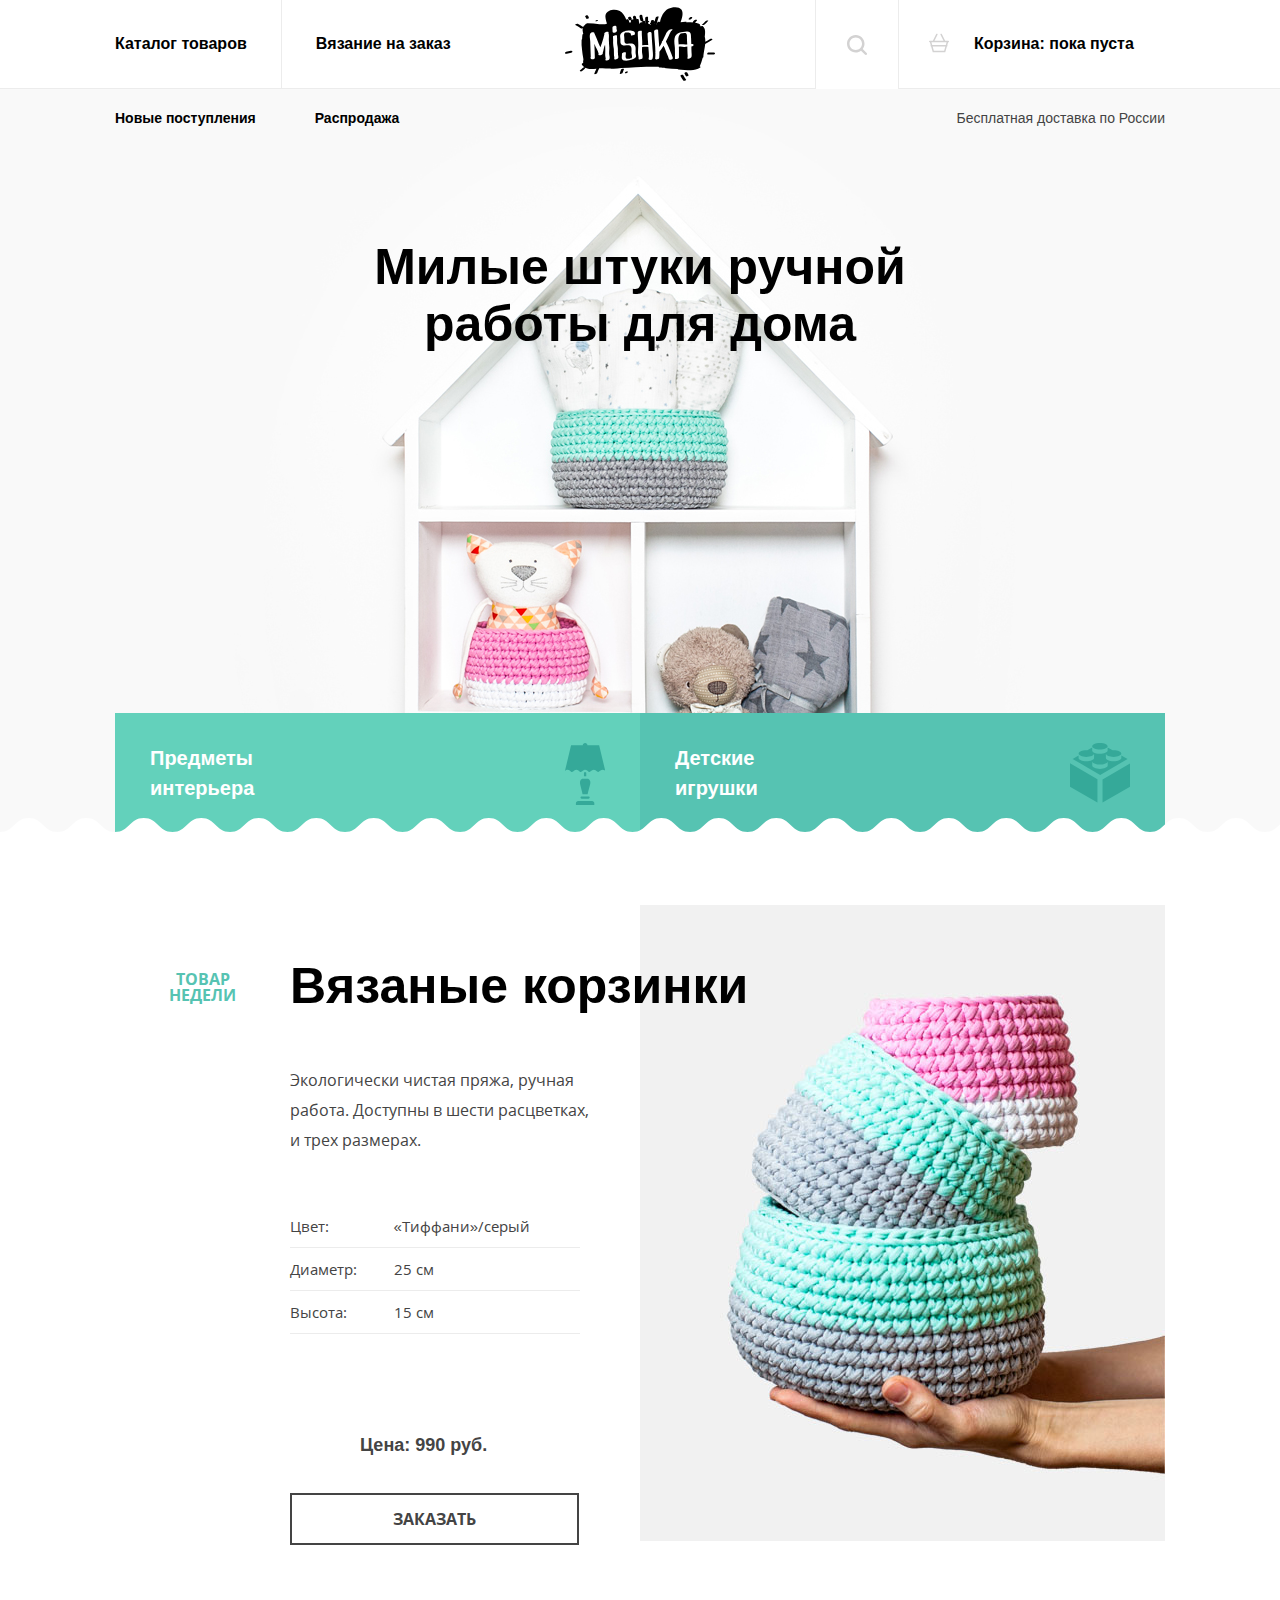
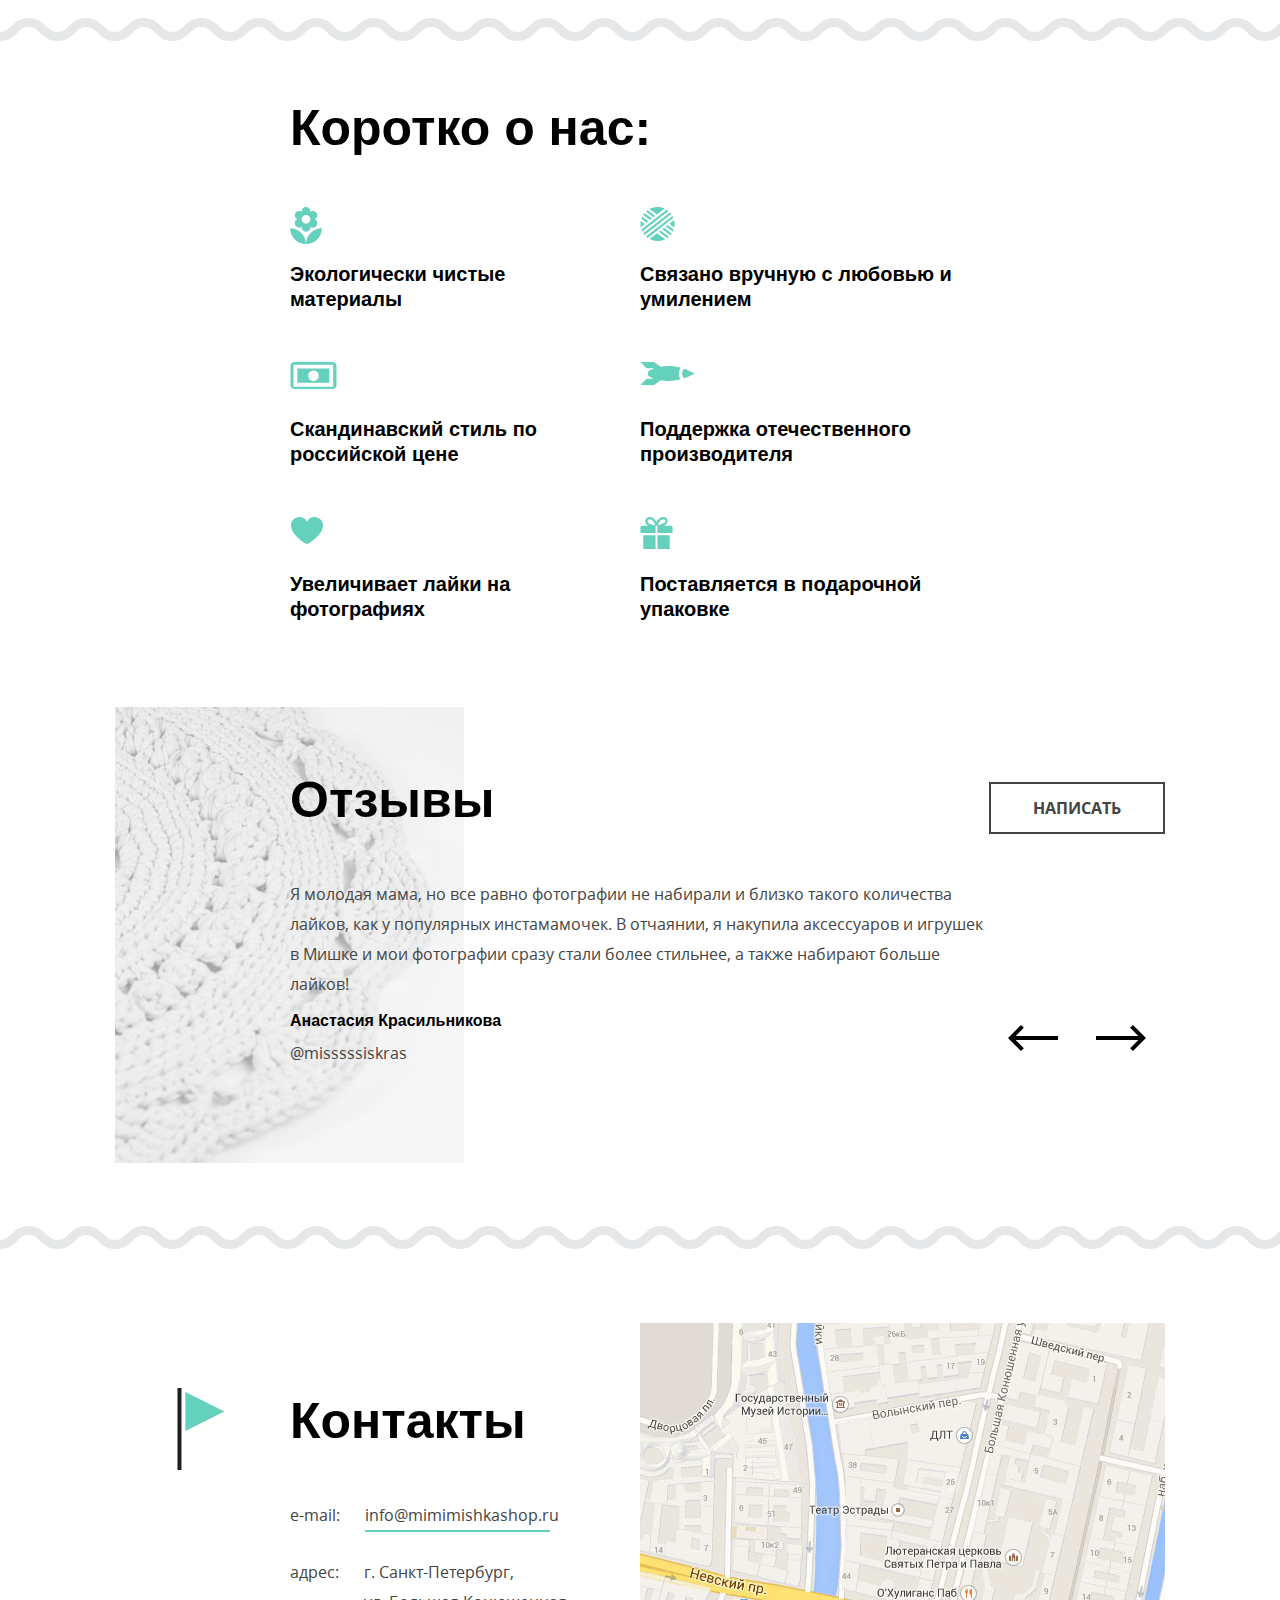
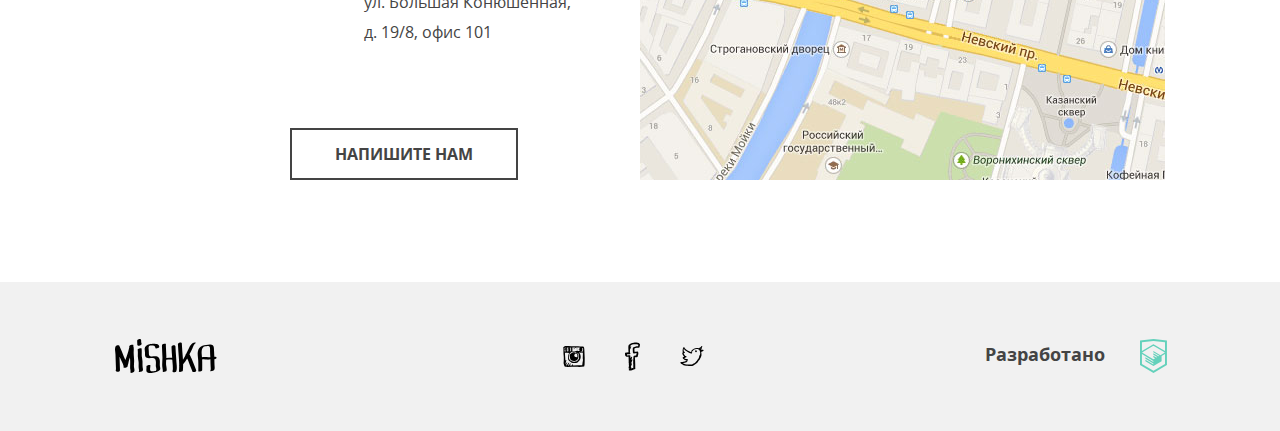
<file: project/mishka/index.html>
<!DOCTYPE html>
<html lang="ru">
  <head>
    <meta charset="utf-8">
    <meta http-equiv="X-UA-Compatible" content="IE=edge">
    <title>HTML Academy: Мишка</title>
    <link rel="stylesheet" href="css/style.css">
    <meta name="viewport" content="width=device-width,initial-scale=1">
    <script>
      // Picture element HTML5 shiv
      document.createElement( "picture" );
    </script>
    <script src="js/picturefill.js" async></script>
  </head>
  <body>
    <svg style="display:none" xmlns="http://www.w3.org/2000/svg"><symbol id="icon-fb" viewBox="56.519 49.996 14.962 27.718"><path d="M68.181 55.188c1.026.029 1.993 0 2.681-.3.391-.818.556-1.854.619-2.989-.19-.015-.062-.337-.207-.399-.029-.202-.278-.195-.309-.398-.277-.165-.457-.422-.723-.598-.727-.162-1.44-.335-2.164-.499-.849.044-1.895-.103-2.58.1-2.619-.04-3.997 1.12-5.259 2.392-.023.078-.003.197-.105.199-.574 1.587-.125 3.621-.204 5.581.099.436.107.958.204 1.395-.998.296-2.212.387-3.402.499-.317.324-.178 1.089-.206 1.693.085.583.278 1.06.413 1.595.211.193.596.396.825.498.065.029.071.082.103.1.506.268 1.451.008 2.268.1-.136 1.978.256 3.915 0 5.68.007.327.295.382.208.798-.001.963-.067 1.99.208 2.69-.287.455-.497.982-.415 1.794.122.016.114.157.105.299-.075.47.643.175.515.698.162.456-.428.184-.413.498v.896c.53.285 1.462.182 2.268.199.908-.419 2.188-.479 2.785-1.196.459.235.916-.014 1.238-.199-.018-.315.273-.333.205-.698-.004-.328-.173-.496-.103-.896v-2.89c-.206-2.293-.048-4.938-.309-7.176.888-.105 1.917-.075 2.578-.398.357-.451.377-1.23.516-1.895.177-.226.221-.583.206-.996.19-.213.068-.729.104-1.096-.141-.595-.168-1.3-.825-1.395-.884-.235-2.043.595-2.991.299.049-1.134-.293-2.342 0-3.388.746-.176 1.446-.395 2.166-.597zm-3.818 4.783c.117.254.254.486.414.698.079.022.203.003.205.101a10.319 10.319 0 0 0 3.096-.299c0 .998-.271 1.733-.518 2.492-.662.045-1.467.3-1.958.198-.276.165-.372.506-.62.698-.049.441.142.495 0 .797-.201.137-.055.611-.205.796v1.496c.085.281-.146.258-.104.497v3.488c-.085.281.146.258.104.498v2.989c.063.271-.132.791.103.896-.07.364-.412-.021-.824.1-.528.122-.926.369-1.548.4.117-.353.32-.622.311-1.097.049-.381-.365-.312-.516-.498.193-.644.562-1.117.722-1.793.197-.515.714-1.298.31-1.794-.522-.105-.521.293-.826.398-.022.077-.002.196-.103.199-.023.077-.003.196-.103.199.01.12-.151.062 0 0 .022-.078.002-.197.103-.199.023-.077.002-.197.103-.199v-.299c.368-.575.67-1.214.826-1.993.191-.28.283-.656.412-.997.156-.262.34-.869.104-1.195-.517.033-.796.295-.93.697-.32-.189.161-.434.104-.697.138-.231.169-.566.309-.797.202-.413.564-1.304 0-1.596-.438-.023-.612.207-.723.498-.214.191-.43.383-.516.698-.373-.07-.143-.727-.206-1.097-.067-.52.122-.899 0-1.195-.56-.799-2.026-.105-3.197-.299-.108-.307-.222-.984-.104-1.195 1.045-.088 2.479.201 3.197-.199.024-.078.003-.197.104-.199.094-.723-.271-1-.515-1.396.232-.806.04-2.02.104-2.989.233-.141.328-.414.515-.598.112-.955.673-1.476.722-2.492-.273.001-.607-.055-.619.199-.302-.114-.382.479-.515.199-.112-.541.246-.626.309-.997.599-.418 1.212-.82 1.856-1.195 1.741-.244 4.648-.449 6.086.198.051.616-.287.854-.207 1.496h-1.546c-1.092.24-1.987.672-2.991.997-.24.066-.276.331-.516.398-.036.396-.225.646-.311.996-.079 1.441.133 2.599.102 3.988z"/></symbol><symbol id="icon-insta" viewBox="53.115 53.19 21.769 21.334"><path d="M74.881 65.336c-.013-2.395-.344-4.788-.303-7.135a37.854 37.854 0 0 0-.152-2.278c-.105-.3-.111-.699-.152-1.062-.26-.17-.222-.64-.456-.835-.423-.233-1.201-.114-1.744-.227-.657-.026-1.254-.115-1.899-.153-1.936-.101-3.973-.076-5.996-.076-2.001 0-3.954-.145-5.695-.379h-2.202c-.097.004-.105.098-.227.076-.599.034-1.077.188-1.595.303-.21.119-.421.235-.683.304-.136.192-.513.145-.607.379-.186.212.185.451 0 .607v.911c.173.13.027.58.075.835v.987c-.017 1.281.134 2.397.076 3.72.467 2.762.374 6.537.076 9.413.155.579.363 1.105.455 1.746.256.479.335 1.133.683 1.52.502.206 1.233.186 1.898.229.383.098.667.293 1.14.304 2.843-.21 5.496-.154 8.427-.229 2.704.24 5.802.188 8.275-.228.195-.134.128-.529.228-.76-.056-.385.207-.449.228-.759.131-2.392.164-4.786.15-7.213zm-12.982-6.225c.757-.153 1.48-.341 2.429-.304.71.076 1.287.283 1.897.456.116.184-.243.547.153.684v.076c.059.017.149.002.151.076.445.035.794.167 1.063.379.45.055.536.476 1.138.38-.091.213-.084.524-.075.835.324 1.183.475 2.81.303 4.252-.164.163-.215.442-.303.683-.311.322-.481.785-.836 1.062-.095.236-.25.408-.454.533-.116.213-.206.452-.457.53-.298.163-.577.011-.834-.076-.446.162-.904.312-1.215.607-.816-.096-1.648-.175-2.43-.304-.242-.139-.487-.273-.835-.305a1.997 1.997 0 0 0-.836-.455c-.101-.127-.337-.118-.455-.229-.198-.029-.229-.227-.456-.229-.118-.412-.443-.618-.532-1.062-.226-.331-.308-.805-.455-1.215-.043-1.434.091-2.692.379-3.796.346-.591.779-1.094 1.138-1.67.249.021.365-.09.38-.304.306.053.434-.072.684-.075.257-.072.269-.389.458-.529zm-1.67-2.733c-.117-.263-.066-.691-.075-1.062-.007-.285.278-.279.304-.532-.003-.074-.093-.059-.152-.076.126-.146.701-.097.834 0 .132.537-.354.455-.531.684.011.167.322.032.456.076.029.854-.059 1.496 0 2.202h-.456c-.007.234.229.226.456.228-.059.286.092.363.075.607-.226.153-.716.042-1.062.075-.103-.594.235-1.375.151-2.202zm-.683-1.594c.088-.013.134.016.151.076.179.253.01.683-.076.911-.173-.179-.026-.682-.075-.987zm.152 1.822c-.132-.069-.168-.237-.152-.456.132.071.167.238.152.456zm0 1.367c-.058.139-.082-.045-.076-.152.058-.139.081.045.076.152zm-.152.228c.175-.024.084.219.228.227-.009.193-.283.179-.38.077.039-.112.113-.193.152-.304zm-2.354-1.216c.006-.108.013-.214-.076-.228-.073-.733.13-1.415 0-1.973.25-.155.769-.042 1.139-.077v1.139c-.088.064-.203.101-.379.077-.054.28.324.131.379.304.008.853-.056 1.777.152 2.429-.565-.059-.906.107-1.442.076.097-.612-.019-1.435.531-1.594-.012-.141-.257-.047-.304-.153zm-.531 0c-.204.021-.217-.534-.077-.607.328.006.249.501.077.607zm-.152.988c.077-.312.034-.304.075-.683.228.013.26.77-.075.683zm.228-2.05c-.263.054-.273-.266-.153-.38.263-.053.272.267.153.38zm0-1.139c.033.159-.052.201-.076.304-.176.023-.084-.219-.229-.229.025-.102.191-.062.305-.075zm-.228 3.721c.148-.031.11.345-.076.227a.363.363 0 0 0 .076-.227zm-.684-3.721c.029.259-.438.32-.379 0h.379zm-.987.076c-.034.219-.326.179-.379.379-.214-.17.084-.468.379-.379zm-.455.759c.226-.205.451-.41.684-.607-.021-.123.071-.131.076-.228h.229c.102.381-.261.296-.305.531.021.122-.072.131-.075.227.02.335.121.588.075.988-.27.008-.276.28-.607.227.022-.428-.135-.674-.077-1.138zm.076 3.265V57.29c.195-.185.396-.364.607-.532.295.489.179 1.392.455 1.897-.275.157-.75.111-1.062.229zM72.68 69.968c-.109.954-.158 1.968-.379 2.809-2.89.123-6.02.005-8.883.153-.199.045-.273-.031-.229-.229-.253 0-.258.247-.531.229.201-.336.438-.898.151-1.291-.797.013-.797.821-1.138 1.291-.686-.053-1.137.127-1.823.075.18-.705.75-1.021.911-1.745-.395-.55-.989.138-1.214.455-.204.48-.557.81-.76 1.29H57.8c.238-.469.489-.926.759-1.366.171-.512.625-.741.683-1.367-.157-.28-.42-.029-.683 0-.123.182-.272.335-.38.531-.232.376-.501.714-.684 1.14-.181.208-.335.003-.53.227-.389.271-.581.736-.988.987-.174-.06.039-.356.153-.38.045-.181-.096-.55.075-.607.063-.366.212-.647.379-.91.119-.742.521-1.199.684-1.898-.559.099-.674.643-.988.987-.212.445-.542.772-.683 1.291-.174-.131-.028-.58-.076-.836.122-.586.298-1.119.38-1.746.133-.22.173-.535.228-.834.168-.209.046-.61-.077-.761-.226.027-.374.133-.455.304-.192-.032-.193.506-.304.304-.045-2.587-.451-4.812-.456-7.438.026-.331-.183-.424-.228-.685 1.629.028 3.121.091 4.783.229-.089.139-.199.257-.304.379-.144.07-.226.173-.378.304-.604 1.653-.975 3.984-.607 6.15.229.58.589 1.029.986 1.441.907.485 1.635 1.149 2.506 1.671 1.701.361 3.84.369 5.541 0 .236-.12.484-.226.685-.38 1.364-1.242 2.753-2.459 2.961-4.859v-1.367c-.197-1.598-.688-2.905-1.747-3.644.331-.22 1.099.043 1.67.076.223.013.447.014.684 0 .408-.024.928-.055 1.443 0 .144.187.113.544.228.76-.062 1.684-.192 3.3-.152 5.087.103.454.127.986.229 1.441-.091.973-.237 1.89-.457 2.732zm.379-11.16c-.639-.12-1.232-.284-1.897-.379.072-.333.799-.01.987-.228.385-.223.295-.92.304-1.519.032-.348.114-.644.076-1.063-.401-.951-1.783-.421-2.886-.455-.225.718-.47 1.8-.304 2.657.169.49 1.024.292 1.519.456-.14.332-.688.057-.987.076-.296-.083-.707-.052-.986-.151-2.285.078-4.284.004-6.529.151.117-1.248.063-2.465-.076-3.645h3.112c-.344.364-.912.507-1.29.835-.44.244-.861.505-1.139.911.249.134.535-.245.759-.379.355-.074.479-.381.835-.455.423-.438 1.096-.625 1.67-.912.378-.022.697.013.987.077 1.283.007 2.456.126 3.796.076.614.145 1.45.069 1.974.304.107.298.231.579.305.911.008.995-.149 1.825-.23 2.732zm-5.845-3.72c.11-.047-.009-.092 0 0zm0 0c-.529.154-1.019.348-1.367.682.484-.198 1.059-.306 1.367-.682zm1.062.607c.111-.047-.007-.091 0 0zm-1.746.911c.727-.158 1.181-.591 1.746-.911-.437.019-.592.32-.987.379-.215.217-.6.26-.759.532zm-.683-.835c-.111.047.007.092 0 0zm-.683.607c.11-.046-.008-.092 0 0zm-.075.076c.063.014.07-.03.075-.076-.064-.014-.072.03-.075.076zm-.077.076c.064.014.072-.03.077-.076-.067-.013-.072.029-.077.076zm-.834.608c.346-.134.613-.348.834-.607a2.018 2.018 0 0 0-.834.607zm2.276.987c.533-.049.749-.416 1.215-.531.284-.298.784-.381.987-.76-.56.023-.766.399-1.216.531-.284.297-.751.413-.986.76zm-2.276-.987c-.317-.074-.016.227 0 0zm-.533.379c.021.021.115-.037.076-.077-.021-.02-.116.038-.076.077zm2.809.608c-.11.047.007.091 0 0zm-1.14 1.821c-.223-.231-.676-.233-.986-.379-.697-.038-1.223.093-1.746.229-.304.151-.607.304-.91.454-.266.166-.444.417-.76.532-.205.225-.352.51-.684.607-.004.223-.173.281-.304.379-.089.115-.094.312-.227.381-.007.12.036.29-.076.303.108 1.512.291 2.948.683 4.177.287.623.975.846 1.442 1.29.589.297 1.328.444 2.126.531.277-.052.553-.105.911-.076a5.088 5.088 0 0 0 2.81-1.441c.1-.281.252-.508.455-.684-.254-.671.293-1.098.455-1.596.002-1.344-.201-2.48-.607-3.415-.256-.579-.92-.751-1.366-1.139-.059-.018-.15-.003-.151-.077-.269-.13-.733-.233-1.065-.076zm-3.415 4.327c-.113-.063-.109-.244-.152-.379.256-.078.118.237.152.379zm.076.305c.041-.117.079-.006.076.075-.04.118-.079.005-.076-.075zm.456-2.051c.015-.086.075-.042.075 0-.014.087-.075.043-.075 0zm1.67-2.125c-.203.258.041.576.077.836-.305-.039-.574-.887-.077-.836zm.379 3.948c-.04-.038.055-.097.076-.076.04.038-.054.097-.076.076zm.759 2.884c.034-.109.066.008.152 0-.018.097-.15.077-.152 0zm2.201-2.581c-.233-.057-.145.208-.379.152.069-.159.118-.338.229-.455.134.019.172.13.15.303zm-1.137-3.796c.211.119.441.217.606.381.085.219.243.363.38.529.058.778.179 1.492.151 2.354-.257.099-.438.271-.683.381-.78-.006-1.358-.212-1.897-.456-.171-.259-.355-.505-.532-.759v-1.062c.17-.185.319-.391.456-.607.228-.127.508-.201.454-.607-.038-.062-.078-.124-.075-.229.158.045.245.159.379.229.323.017.41-.2.761-.154z"/></symbol><symbol id="icon-twitter" viewBox="52.253 53.771 23.494 20.168"><path d="M75.706 57.855c-.227-.366-.909-.277-1.407-.371h-1.112c.142-.353.343-.646.52-.963.056-.438.254-.734.223-1.26.129-.167.176-.417.296-.593.104-.144.242-.477.074-.667-.051-.221-.295-.249-.593-.222a.515.515 0 0 0-.222.148c-.448.433-.778 1.014-1.261 1.408-.009.008-.062 0-.074 0-.087.005-.033.046-.075.074-.146.098-.257.152-.369.223-.284.176-.547.445-.891.519-.529-.211-1.156-.326-1.852-.37-1.157.102-2.303.215-3.038.741-.911.35-1.477 1.042-2.149 1.63-.049.32-.342.398-.37.741-.005.045-.012.088-.073.074.043.241-.051.345-.074.519-.001.133.199.431 0 .52-.822-.12-1.485-.63-2.149-.964-.718-.36-1.468-.604-2.074-1.111-.716-.322-1.26-.816-1.778-1.334-.208-.312-.542-.496-.667-.89-.379-.164-.175-.912-.741-.889-.315-.043-.345.199-.444.37-.07.227-.361.232-.371.519-.004.046-.011.088-.074.075-.17 1.089-.527 1.992-.519 3.26.129.415.35.738.593 1.038-.418.051-.716.222-.89.519-.06 1.073.378 1.647.742 2.297.134.384.352.685.593.963.017.229.206.288.296.445.019.105.123.125.149.223-.04.105.289.18.073.221-.413.131-1.016.07-1.259.371-.109.279-.109.833 0 1.111.034.237.282.262.296.519.499.417 1.082.747 1.631 1.112.574.166 1.211.271 1.852.37-.102.343-.338.551-.593.741-.78.381-1.849.474-2.742.74-.555.038-.956.23-1.556.223-.333.127-.854.075-1.112.223-.122.068-.102.096-.222.221-.134.412.111.74.444.89-.005.253.219.276.371.371.089.183.254.29.445.37.544.468 1.268.759 1.927 1.112.83.183 1.648.376 2.52.519.896.116 1.901.124 2.816.222h.963c.511.132 1.23.054 1.853.074.095-.102.322-.073.519-.074.522-.269 1.196-.385 1.631-.74.574-.241.989-.642 1.557-.89.866-.765 1.937-1.324 2.519-2.372.205-.189.351-.438.445-.74.265-.156.385-.454.593-.667.404-.41.706-.924 1.037-1.408.319-.496.576-1.054.89-1.556-.01-.405.306-.484.296-.89.193-.226.177-.662.371-.889-.033-.255.029-.415.074-.594.047-1.281-.047-2.422-.297-3.407.588-.155 1.181-.302 1.631-.593.52-.187.993-.584.808-1.262zm-3.408 4.076c-.153.859-.615 1.41-1.038 2.001.059.379-.104.538-.073.889a4.303 4.303 0 0 0-.371 1.037c-.203.267-.332.606-.519.89-.366.548-.777 1.051-1.186 1.557-.378.56-.912.965-1.334 1.481-.42.493-.942.885-1.407 1.334-.474.17-.89.396-1.26.667a5.06 5.06 0 0 0-.667.296c-.177.146-.499.145-.668.297-1.086.147-2.3.17-3.555.148-1.031-.105-2.115-.159-3.039-.371-.922-.189-1.511-.712-2.297-1.037.153-.242.634-.154.963-.222.031-.166.394-.003.444-.149.257.06.285-.109.52-.073.563-.201 1.23-.302 1.705-.593.282-.138.406-.434.667-.593.033-.189.104-.341.222-.444.047-.275.201-.441.148-.815.111-.21.299-.343.296-.667-.074-.147-.128-.316-.296-.371-.026-.196-.377-.067-.444-.222-.255.032-.416-.029-.593-.075-.154-.043-.487.092-.519-.073-.842-.023-1.3-.43-1.853-.74.431-.262 1.032-.353 1.333-.742.516-.076 1.058-.129 1.112-.666 0-.717-.771-.661-1.333-.815-.773-.66-1.194-1.672-1.779-2.52.238-.157.564-.226.741-.444.454.058.54-.251.667-.52.019-.488-.333-.605-.593-.815a3.47 3.47 0 0 1-.667-.741c-.003-.818-.021-1.652.074-2.372.063-.014.07.029.074.074.227.441.559.775.815 1.186.532.357.925.853 1.556 1.112.452.413 1.108.621 1.557 1.038.601.263 1.158.57 1.704.889.669.194 1.056.673 2.001.593.198-.098.394-.199.593-.297.258-.456-.059-1.079.147-1.63.255-.659.797-1.031 1.26-1.481.29-.155.555-.335.815-.519.347-.098.675-.216.964-.371a6.223 6.223 0 0 0 1.037-.148h1.26c.244.052.475.119.74.148.209.137.38.313.666.371.789.693 1.271 1.696 1.409 3.039-.122.482.053.871.001 1.479zm.296-5.632c-.129.34-.23.707-.593.815-.017-.105-.122-.125-.147-.222-.012-.209.209-.186.296-.296.162-.085.245-.248.444-.297-.007-.09.108-.046 0 0zm-5.484 3.038c.163.135.284.31.519.371.101.221.314.327.594.37.047-.15.346-.049.37-.222.174-.023.166-.229.296-.297-.018-.55-.129-1.006-.37-1.333-.758-.423-1.676.039-1.409 1.111z"/></symbol></svg>

    <header class="page-header">
      <div class="page-header__container">

        <nav class="main-nav  main-nav--closed  main-nav--no-js">
          <div class="mishka-logo">
            <a>
              <svg xmlns="http://www.w3.org/2000/svg" width="148" height="72" viewBox="0 0 148.051 72.707">
                <g class="mishka-logo__mobile">
                  <path d="M36.638 46.517c-.014-3.472-.262-6.938-.356-10.41-.008-.34-.015-.68-.02-1.02l.146.364c.54 1.353 1.103 2.664 1.84 3.92.73 1.245 1.098 2.58 1.52 3.94-.16.182-.256.39-.196.596-.033.15.06.245.212.306.537.46 1.55.23 2.113-.008.242-.102.474-.22.696-.355.29-.182.744-.573.613-.978-.024-.08-.05-.157-.072-.235.396-1.068.598-2.18.813-3.308.23-1.207.66-2.346 1.092-3.486.042.52.087 1.044.128 1.566.174 2.147.028 4.27.008 6.422-.008.713.046 1.375.184 2.075.06.287.31 1.52.235 1.588-.516.476-.366 1.06.326 1.21.772.17 1.754-.087 2.334-.624 1.01-.933.53-2.395.304-3.57-.385-1.974.077-4.182.017-6.19-.07-2.26-.43-4.503-.4-6.77.024-1.83.33-3.713-.302-5.47.04-.2.08-.398.117-.6.163-.88-2.754-.414-3.212.392-.29.235-.438.52-.313.806.03.07.057.146.084.22-.553 2.698-1.322 5.312-2.208 7.93-.34 1-.748 1.976-1.095 2.977-.49-.933-.986-1.85-1.384-2.847-1.155-2.89-2.2-5.813-3.61-8.596.16-1.29-2.698-1.153-3.26.026-.683 1.426-.593 2.866-.37 4.393.254 1.722.298 3.412.32 5.148.04 3.347.3 6.69.35 10.04-.297.33-.388.74-.077 1.158.136.182.306.32.482.46.756.612 2.945.093 2.94-1.07zM54.834 28.145c-.09-.613-3.416.084-3.3.885.26 1.776.167 3.56.136 5.352-.03 1.722.394 3.282.615 4.97.226 1.733-.07 3.503.126 5.236.09.812.633 2.312.075 3.018-.354.447 1.237.285 1.31.275.646-.12 1.51-.33 1.938-.874.552-.697.165-2.042.045-2.827-.267-1.735-.097-3.538-.162-5.287-.06-1.676-.644-3.254-.65-4.946-.01-1.946.153-3.87-.132-5.802zM57.958 34.79c.91 2.515 4.648 1.328 6.55 1.472 3.24.24 2.273 4.607 2.314 6.64.022 1.086.995 2.89.18 3.8-.503.555-1.67.588-2.353.645-.688.057-1.855.26-2.313-.39-.836-1.194.077-3.2-.102-4.568-.103-.78-3.424-.08-3.3.883.29 2.21-1.178 5.175 2.023 5.556 2.06.243 4.372-.137 6.317-.784 1.008-.334 1.943-.792 2.73-1.51.873-.793.586-1.978.353-2.986-.57-2.458.616-5.29-.987-7.454-1.737-2.345-4.96-.657-7.21-1.297-1.162-.33-1.176-1.912-1.17-2.86 0-1.203-.1-2.303-.232-3.492-.1-.887-.02-1.787.628-2.447.12-.12.723-.282.68-.285.3-.05.573-.062.9-.076 1.305-.057 3.886.194 3.387 2.09-.226.852 3.028.364 3.266-.536 1.02-3.874-6.14-3.13-8.16-2.593-1.863.495-3.916 1.556-4.023 3.705-.052 1.027.23 2.006.274 3.022.054 1.167-.164 2.335.248 3.464zM72.413 36.66c-.053 1.8-.208 3.594-.22 5.394-.006.92.146 1.842.278 2.75.123.84.408 1.964.153 2.796-.198.646 3 .242 3.254-.587.458-1.497-.188-3.402-.34-4.918-.148-1.45-.033-2.945.07-4.42 1.71-.11 3.42-.25 5.12-.01.076 1.162.164 2.32.272 3.482.087.976.15 1.948.163 2.93.015.854.12 2.098-.185 2.912-.65 1.73 2.655 1.59 3.136.307.592-1.577.423-3.537.323-5.194-.13-2.06-.404-4.106-.47-6.166-.102-3.183-.58-6.33-.594-9.516-.007-1.66-3.338-1.098-3.33.29.01 3.04.416 6.036.57 9.067.005.06.008.12.01.185-1.64-.016-3.28.15-4.93.207.172-3.903-.514-7.772-.363-11.673.02-.492-3.264-.077-3.3.883-.143 3.77.496 7.51.383 11.28zM86.493 42.032c-.254.26-.16.414.045.506 0 1.474-.05 2.95-.178 4.424-.396.63.39.96.912.96h.082c.622 0 2.21-.293 2.29-1.148.16-1.77.21-3.535.195-5.3 1.336-1.445 2.433-3.056 3.415-4.747.64 1.248 1.247 2.505 1.676 3.86.726 2.31 1.94 4.432 2.638 6.75.46 1.522 3.754.622 3.298-.884-.7-2.32-1.856-4.462-2.638-6.75-.79-2.322-1.998-4.36-3.046-6.568.845-1.64 1.7-3.283 2.47-4.96.698-1.524 1.22-3.216 2.594-4.29.483-.375.464-.754-.216-.8-.737-.054-1.738.16-2.334.625-1.25.974-2.042 2.158-2.694 3.595-.784 1.726-1.598 3.42-2.455 5.117-.06.123-.125.248-.188.373-.413.264-.66.642-.54 1.064-.666 1.315-1.347 2.626-2.104 3.884-.252-4.66-.803-9.317-.97-13.983-.035-1.067-3.344-.402-3.296.887.204 5.785 1.024 11.557 1.083 17.34l-.04.045zM118.027 35.8c-.177-.7-1.155-.716-1.914-.648-.01-.28-.017-.566-.03-.85-.105-2.24-.138-4.53-.328-6.764-.176-2.07-1.335-2.812-3.346-2.734-2.036.077-4.405.443-6.303 1.183-2.197.853-3.42 2.47-3.84 4.784-.465 2.54.2 5.24.312 7.79.13 2.95.055 5.91.053 8.86 0 .483 3.297.026 3.297-.885.004-2.338.037-4.676 0-7.014-.01-.687-.043-1.373-.085-2.056 1.155-.5 3.106.01 4.255.118.933.09 1.826-.138 2.732-.244.017 1.946.09 3.905.17 5.85.042.998.402 2.976-.297 3.8-.368.436 1.25.288 1.31.28.668-.124 1.482-.338 1.94-.877.8-.94.383-3.19.337-4.315-.065-1.61-.086-3.223-.12-4.834.972-.13 2.036-.725 1.855-1.44zm-6.662-.162c-1.928-.046-3.828-.35-5.65.036-.087-1.05-.184-2.098-.256-3.154-.135-1.962.098-4.702 1.927-5.896.492-.318 1.413-.264 1.984-.368.82-.147 1.648-.328 2.385.16 1.018.676.77 3.08.766 4.1 0 1.69.178 3.37.263 5.06-.466.046-.94.072-1.418.062zM51.16 24.322c-.05.18.012.356.118.497l.002.113c.004.094.01.188.013.282.062.194.182.343.362.446.325.197.737.233 1.108.197.44-.04.882-.19 1.245-.44l.216-.182c.438-.282.818-.697.612-1.146-.424-.933-.358-1.88-.35-2.876.005-.808-.812-1.05-1.5-.99-.61.055-1.828.49-1.832 1.28-.007.836-.062 1.698.092 2.522-.04.093-.064.2-.087.296zM112.736 53.505c-1.558-.585-3.283-.615-4.85-.787-1.604-.17-3.246-.41-4.885-.562-1.636.053-3.31.027-4.97.13l-4.88.267c-6.488.29-13 .253-19.518.107-6.517-.123-13.045-.477-19.63-.453-3.288.008-6.565.1-9.862.25-1.632.283-3.24.5-4.904.913-1.615.4-3.145.907-4.794 1.048 1.623.362 3.34.292 4.962.297 1.58.01 3.243.143 4.872.23 3.23-.17 6.487-.245 9.733-.257 6.486-.024 13.014.33 19.564.45 6.548.147 13.114.187 19.683-.11l4.907-.268c1.603-.07 3.198-.127 4.83-.067 1.627-.148 3.252-.33 4.917-.532 1.665-.237 3.22-.626 4.855-.508l.074.006.005-.055c.02-.178-.04-.323-.04-.48-.033.128-.038.265-.07.382z"/>
                </g>
                <g class="mishka-logo__tablet">
                  <path d="M129.364 56.884c4.394.868.843-35.858.147-38.31-1.96-6.57-26.676-2.145-32.18-1.718-12.722.987-25.188-.96-37.61-.376-6.205.292-34.854-1.813-37.52 1.986-5.047 7.208-2.65 25.797-1.277 35.076-4.043.78 2.31 4.154 3.138 4.897 6.315 2.19 16.36-.22 23.008.395 15.434 1.472 31.797-2.194 47.276-.955 4.496 1.144 9.604 1.02 14.224 1.24 3.414 5.57 19.664-2.462 20.796-2.236-.1-.02.507.1 0 0z"/><g fill="#FFF"><path d="M45.195 39.413c-.08-2.546-.484-5.074-.45-7.624.025-2.064.37-4.186-.342-6.165.043-.225.09-.45.132-.675.184-.992-3.103-.467-3.62.44-.325.266-.492.584-.354.908.036.082.066.165.097.247-.623 3.04-1.49 5.985-2.487 8.932-.382 1.128-.843 2.23-1.232 3.354-.553-1.048-1.11-2.082-1.56-3.205-1.303-3.257-2.48-6.55-4.068-9.685.18-1.452-3.04-1.3-3.674.03-.767 1.607-.668 3.23-.416 4.948.285 1.938.334 3.842.358 5.8.045 3.77.34 7.537.396 11.31-.335.373-.438.836-.087 1.306.153.203.344.362.542.52.857.688 3.322.102 3.317-1.206-.013-3.91-.295-7.815-.4-11.727-.01-.382-.016-.765-.02-1.148.054.137.107.275.162.41.606 1.523 1.242 3.002 2.072 4.417.824 1.4 1.237 2.907 1.71 4.437-.178.206-.287.44-.22.674-.038.17.067.276.238.343.606.52 1.747.26 2.38-.008.274-.114.533-.247.785-.4.327-.203.838-.646.69-1.1l-.082-.266c.447-1.205.674-2.457.917-3.73.26-1.355.742-2.64 1.23-3.923.048.587.1 1.176.146 1.762.194 2.42.03 4.81.008 7.235-.01.803.05 1.55.208 2.337.064.324.348 1.714.266 1.79-.58.535-.412 1.192.366 1.363.868.19 1.975-.1 2.628-.705 1.137-1.05.6-2.7.342-4.024-.43-2.22.09-4.71.02-6.973zM53.132 40.056c-.07-1.888-.725-3.666-.734-5.573-.01-2.188.172-4.358-.146-6.535-.1-.688-3.85.095-3.717.996.293 2.002.187 4.014.15 6.03-.034 1.94.445 3.698.695 5.602.254 1.95-.08 3.945.14 5.897.104.913.713 2.603.085 3.398-.398.506 1.394.323 1.474.31.728-.135 1.7-.37 2.185-.986.62-.784.186-2.3.05-3.185-.3-1.956-.11-3.984-.183-5.954zM68.63 36.903c-1.958-2.64-5.59-.74-8.126-1.46-1.308-.372-1.323-2.155-1.32-3.224.004-1.354-.107-2.593-.26-3.936-.11-.998-.02-2.013.71-2.755.134-.138.814-.32.767-.323.336-.058.644-.072 1.014-.088 1.47-.064 4.376.22 3.814 2.355-.253.958 3.413.41 3.68-.604 1.15-4.363-6.914-3.525-9.192-2.92-2.098.557-4.412 1.75-4.53 4.174-.06 1.156.256 2.258.308 3.404.057 1.32-.188 2.635.273 3.907 1.027 2.83 5.238 1.495 7.38 1.656 3.65.272 2.56 5.19 2.608 7.48.025 1.225 1.12 3.256.2 4.28-.565.626-1.88.663-2.65.728-.77.064-2.088.296-2.603-.438-.942-1.345.087-3.605-.114-5.146-.115-.88-3.86-.09-3.717.995.326 2.49-1.327 5.83 2.28 6.257 2.318.275 4.926-.152 7.118-.88 1.135-.377 2.188-.895 3.077-1.702.982-.892.66-2.228.396-3.365-.64-2.77.696-5.956-1.11-8.397zM85.07 36.725c-.114-3.584-.653-7.13-.67-10.72-.006-1.87-3.76-1.238-3.753.326.014 3.425.472 6.802.646 10.216l.012.21c-1.85-.018-3.7.168-5.553.232.19-4.396-.58-8.756-.41-13.15.02-.552-3.678-.084-3.72.996-.16 4.248.56 8.46.43 12.71-.06 2.025-.23 4.045-.246 6.073-.007 1.04.164 2.074.312 3.098.138.947.458 2.212.172 3.15-.224.73 3.38.274 3.666-.66.516-1.687-.21-3.834-.383-5.54-.167-1.637-.04-3.32.078-4.98 1.926-.124 3.853-.282 5.77-.012.085 1.308.187 2.613.306 3.924.1 1.1.17 2.194.187 3.298.016.966.135 2.367-.21 3.282-.733 1.953 2.99 1.792 3.533.347.667-1.775.477-3.984.363-5.85-.145-2.32-.455-4.627-.53-6.95zM101.14 40.97c-.893-2.616-2.253-4.912-3.432-7.398.95-1.85 1.915-3.7 2.782-5.588.788-1.715 1.373-3.624 2.922-4.833.545-.423.522-.85-.243-.9-.83-.06-1.96.18-2.63.703-1.408 1.1-2.3 2.433-3.035 4.05-.885 1.946-1.8 3.856-2.765 5.765-.07.14-.14.28-.213.42-.465.3-.744.724-.606 1.202-.75 1.484-1.517 2.96-2.37 4.375-.283-5.25-.905-10.496-1.093-15.752-.04-1.205-3.768-.455-3.715.996.23 6.516 1.155 13.02 1.22 19.535-.016.017-.03.033-.046.048-.285.293-.18.47.05.57.003 1.66-.056 3.323-.198 4.986-.448.708.44 1.08 1.03 1.08h.09c.702 0 2.49-.33 2.58-1.294.182-1.992.237-3.98.22-5.97 1.51-1.628 2.742-3.445 3.85-5.35.72 1.406 1.405 2.822 1.887 4.35.816 2.603 2.182 4.992 2.97 7.605.52 1.714 4.23.702 3.718-.995-.792-2.61-2.093-5.024-2.974-7.604zM123.443 36.573c-.2-.79-1.302-.807-2.156-.73-.012-.32-.02-.638-.033-.957-.12-2.525-.158-5.104-.37-7.622-.2-2.33-1.506-3.167-3.77-3.08-2.294.087-4.963.5-7.102 1.332-2.475.962-3.852 2.784-4.326 5.39-.522 2.86.227 5.902.354 8.776.146 3.324.062 6.655.06 9.98 0 .545 3.716.03 3.716-.996.004-2.633.04-5.268 0-7.9-.013-.777-.05-1.55-.097-2.318 1.3-.563 3.498.01 4.79.133 1.053.1 2.06-.154 3.08-.274.02 2.193.1 4.4.19 6.59.048 1.123.454 3.352-.334 4.28-.414.49 1.405.326 1.475.314.754-.14 1.672-.38 2.187-.988.9-1.062.433-3.597.38-4.863-.073-1.815-.096-3.63-.134-5.444 1.095-.145 2.294-.816 2.09-1.623zm-13.872-.143c-.098-1.183-.206-2.364-.287-3.552-.15-2.212.11-5.298 2.172-6.642.553-.36 1.59-.298 2.235-.416.922-.166 1.856-.37 2.685.18 1.148.763.865 3.47.863 4.62-.002 1.905.198 3.798.295 5.7-.524.05-1.056.083-1.597.072-2.17-.053-4.31-.394-6.365.038zM49.915 25.373c.495-.047.992-.215 1.4-.497.083-.068.163-.138.245-.206.493-.318.92-.785.69-1.29-.48-1.05-.403-2.118-.395-3.242.006-.908-.914-1.182-1.69-1.114-.685.06-2.057.55-2.062 1.443-.007.942-.068 1.913.104 2.84-.046.106-.07.226-.1.336-.052.2.016.4.136.56l.002.127.014.318c.07.22.204.388.406.503.367.223.832.264 1.25.223z"/></g>
                </g>
                <g class="mishka-logo__desktop">
                  <path d="M143.165 31.397c-1.48 1.055-3.053 1.942-4.657 2.777.037-1.747-.12-3.465-.59-5.127.05-.333.1-.667.144-1.002.375-3.005.657-7.122-2.003-9.224-.336-.264-1.25-.034-1.923.275-.157-.15-.322-.29-.496-.415-.08-.242-.158-.487-.228-.735-.035-.12-.168-.188-.36-.215.285-.383.263-.818-.42-1.092-.377-.152-.758-.287-1.142-.413-.067-.072-.126-.096-.172-.058l-.006.003c-.938-.3-1.893-.533-2.86-.705.14-.33.397-.813.553-1 .132-.157.28-.3.43-.44.06-.056.124-.11.187-.164.032-.026.053-.045.07-.06l.083-.062c.38-.288.846-.865.22-1.202-.57-.307-1.506-.142-2.006.238-.864.655-1.627 1.38-2.093 2.36-2.01-.168-4.05-.154-6.08-.077.063-.076.113-.158.142-.25.183-.585-.91-.525-1.19-.488-1.56.204-3.124.406-4.687.603 1.367-3.773 3.083-8.578 1-12.264-1.19-2.107-3.905-2.58-6.097-2.653-2.436-.08-4.898.46-7.036 1.636-4.762 2.618-7.11 7.71-8.21 13.138-.497-.656-2.3-.424-2.645.47-.124.32-.23.644-.327.97-.16.175-.282.387-.345.638-.015.056-.027.11-.04.167l-.197.007c.02-.104.04-.207.064-.31.146-.11.247-.232.28-.366.574-2.296 1.156-4.588 1.948-6.82.27-.756-2.51-.4-2.804.426-.424 1.193-.786 2.403-1.12 3.622-.165.078-.356.187-.425.326-.018.034-.032.07-.048.104-.107-.093-.27-.15-.466-.178v-.96c0-.43-2.823-.033-2.823.758v1.568c-.167.072-.327.158-.472.266l-.19.172c-.072.07-.112.152-.12.245-.006.026-.012.053-.022.078-.017.022-.032.046-.052.066-.126.127-.184.334-.027.466.19.16.507.167.737.16l.146-.012v.468c-.226 0-.45-.003-.675-.006l-.41-.05c-.022-.386-.677-.453-1.352-.33.006-.048.007-.097 0-.147-.102-.596-.175-1.193-.23-1.79.237-.08.47-.18.68-.314.16-.102.328-.224.328-.43v-.194c0-.18-.412-.204-.5-.208-.194-.01-.393.01-.588.04-.075-1.304-.08-2.614-.08-3.924 0-.84-2.825-.315-2.824.757 0 1.786.01 3.57.193 5.343-.087-.002-.178 0-.27.01v-1.533c0-1.045-1.297-1.22-2.147-.81.313-.26.49-.62.37-1.038-.403-1.415-.778-2.828-.974-4.288-.188-1.394-3.017-.677-2.824.756.196 1.46.57 2.873.975 4.287.235.828 1.338.89 2.104.51-.228.196-.374.452-.374.76v.63c-.19-.098-.44-.16-.77-.16-1.057 0-1.67.885-1.4 1.477-.164-.027-.327-.054-.49-.083-.383-1.25-.687-2.515-.715-3.83-.02-.943-1.27-1.05-2.107-.673-.008-.056-.022-.11-.05-.168-.384-.805-.566-1.675-.78-2.534-.33-1.35-3.157-.6-2.822.756.158.638.3 1.28.52 1.898l-.056.014c-.3.08-.6.205-.854.387-.832.08-1.828.566-1.752 1.21.058.477.13.952.21 1.426-.547.09-1.093.177-1.64.26-.29-.787-.5-1.6-.618-2.443-.13-.924-1.555-.854-2.332-.26-.774-2.062-1.796-4.02-3.122-5.76-2.62-3.44-7.097-4.614-11.242-3.795-1.9.376-3.735 1.184-5.043 2.646-1.21 1.353-1.35 3.09-1.17 4.805.16 1.492.61 4.004 1.585 5.975-.35-.012-.71.04-.95.14-.282.116-.56.247-.832.387-1.94.03-3.877.02-5.803-.07-4.18-.194-8.3-.86-12.497-.742-.923.026-1.534.72-1.465 1.262-1.046.502-1.733 1.315-2.143 2.287-1.732-1.15-3.48-2.267-5.335-3.212-.69-.35-3.3.707-2.285 1.224 1.84.938 3.56 2.072 5.278 3.216.512.34 1.32.133 1.842-.07.03-.012.09-.04.165-.077-.306 1.44-.157 3.068.24 4.494.03.11.094.198.173.27-.02.338-.023.677-.007 1.015 0 .054 0 .108-.002.164-.4.19-.712.48-.76.84-.188 1.41-.278 2.82-.305 4.228-.273.2-.463.47-.486.798-.233 3.345.037 6.652.467 9.95.186 2.694.69 5.344 1.173 8 .058.415.113.83.167 1.248-.265 1.133-.398 2.395-.237 3.482-.88.17-1.73.866-1.233 1.617.765 1.158 1.644 2.018 2.606 2.65-.633-.104-1.42.11-1.87.554-.82.81-1.716 1.532-2.534 2.34-.43.424-.314.935.29 1.078.65.155 1.515-.06 1.996-.535.817-.808 1.715-1.53 2.533-2.34.25-.244.31-.516.205-.73 3.21 1.735 7.235 1.27 11.114.943-.883 1.59-1.543 3.273-2.17 4.997-.263.72 2.506.373 2.8-.436.61-1.675 1.237-3.343 2.103-4.895 3.74.117 7.48.122 11.215.05.15.183.416.306.746.337 3.27.31 6.49-.097 9.688-.7 4.79-.23 9.577-.525 14.366-.81 7.527-.185 15.056-.345 22.587-.32.1.11.204.216.314.32.27.255.62.344.978.33.062.008.128.015.2.018.713.036 1.427.087 2.14.145.156.04.34.06.56.046h.004c.782.066 1.563.14 2.346.207.17.214.497.342.792.36 3.804.25 7.612.523 11.423.704.14.23.536.34.82.344 7.067.06 15.278 2.804 21.558-1.736.502-.362.274-.877-.263-.984-.108-.02-.217-.03-.326-.034.01-.016.02-.03.024-.045 1.195-2.77 2.174-5.633 2.945-8.552.364-.198.63-.494.645-.86.05-1.19.188-2.406.37-3.64.167-.883.314-1.77.442-2.66.387-2.168.806-4.366 1.018-6.54 2.28-1.147 4.538-2.335 6.622-3.82 1.565-1.116-.784-1.882-1.832-1.136zM87.835 16.35c-.05.04-.094.08-.134.124.074-.312.15-.623.23-.934h.11c-.068.27-.138.54-.205.81z"/><path d="M63.26 12.626c.128.196.563.217.754.217.377 0 .76-.083 1.106-.225.404-.166 1.1-.56.77-1.07-.363-.562-.61-1.19-.975-1.754-.127-.196-.562-.217-.754-.217-.375 0-.757.083-1.104.226-.404.165-1.1.558-.77 1.07.363.56.61 1.19.975 1.753zM20.683 10.907c.216.647 1.11.647 1.648.504.473-.126 1.39-.615 1.176-1.26-.208-.623-.433-1.292-.893-1.78-.48-.506-1.324-.416-1.902-.15-.41.19-1.176.838-.694 1.35.382.404.478.77.667 1.337zM30.66 13.895c.843 0 3.073-1.276 1.186-1.276-.843 0-3.074 1.275-1.186 1.275zM122.562 12.274c.346.072.717.032 1.055-.06.32-.085.7-.233.94-.476.356-.355.73-.73.963-1.178.104-.198.174-.4-.005-.587-.188-.197-.507-.245-.763-.25-.376-.01-.76.073-1.106.22-.252.105-.62.293-.756.552-.098.186-.218.353-.35.513l-.024.027-.028.032-.195.2c-.158.157-.346.364-.28.613.064.24.334.35.55.394zM135.86 17.692c.632-.06 1.396-.246 1.895-.662 1.32-1.102 2.603-2.248 3.623-3.642.288-.393-1.05-.243-1.118-.23-.534.1-1.316.276-1.66.746-.95 1.296-2.165 2.35-3.392 3.374-.498.415.44.434.653.414zM146.74 44.77h-4.872c-.616 0-1.475.467-1.556 1.138-.09.74.754.922 1.304.922h4.87c.618 0 1.476-.468 1.558-1.14.09-.738-.754-.92-1.304-.92zM57.02 60.784c-.497.08-1.41.296-1.638.83-.538 1.273-.98 2.572-1.364 3.898-.21.733 2.57.333 2.798-.45.383-1.328.825-2.626 1.363-3.898.22-.527-.967-.412-1.16-.38zM61.602 63.375c-.347-.003-.696.063-1.03.152-.332.09-.67.207-.967.383-.14.084-.338.2-.338.39 0 .116-.007.23-.02.346-.026.103-.06.2-.126.286l.013-.014c-.064.082-.108.18.018.253.197.115.503.084.713.063.374-.037.745-.127 1.1-.252.242-.084.612-.206.794-.406.15-.164.24-.286.284-.5.036-.178.05-.35.05-.53 0-.166-.42-.168-.488-.17zM116.652 67.05c-.354-.685-3.043.332-2.823.758.843 1.638 1.938 3.122 2.922 4.677.436.69 3.04-.414 2.823-.757-.982-1.554-2.08-3.04-2.923-4.677zM120.744 64.713c-.294-.588-1.067-.563-1.624-.414-.35.093-1.485.597-1.2 1.17l1.17 2.338c.294.588 1.068.562 1.624.414.35-.094 1.486-.598 1.2-1.17l-1.17-2.34zM5.668 43.105c-1.486.36-3.006.57-4.48.975-.538.146-1.343.64-1.16 1.318.18.675 1.127.71 1.663.562 1.477-.403 2.996-.615 4.483-.975.54-.13 1.338-.65 1.16-1.318-.185-.685-1.124-.692-1.665-.562z"/><g><g fill="#FFF"><path d="M43.752 40.106c-.083-2.707-.514-5.396-.48-8.108.03-2.194.394-4.45-.362-6.554.047-.24.097-.477.14-.717.196-1.055-3.3-.497-3.848.468-.346.283-.523.62-.377.965.037.087.07.175.102.263-.662 3.233-1.584 6.364-2.645 9.498-.406 1.2-.896 2.37-1.31 3.566-.587-1.114-1.18-2.214-1.658-3.408-1.386-3.464-2.636-6.965-4.326-10.3.192-1.542-3.232-1.38-3.907.033-.815 1.71-.71 3.435-.44 5.263.302 2.06.355 4.086.38 6.167.048 4.012.36 8.016.42 12.027-.356.397-.465.89-.09 1.388.162.217.364.385.575.554.913.73 3.533.107 3.528-1.284-.014-4.16-.314-8.312-.424-12.47-.012-.408-.02-.815-.025-1.223l.173.438c.646 1.62 1.322 3.192 2.205 4.697.876 1.49 1.315 3.092 1.82 4.72-.19.218-.306.466-.235.714-.04.182.07.295.253.364.646.552 1.86.277 2.533-.007.29-.122.566-.263.834-.427.348-.215.89-.686.735-1.17-.03-.093-.06-.187-.088-.28.475-1.282.716-2.613.975-3.966.274-1.44.788-2.805 1.306-4.17.053.624.107 1.248.157 1.87.206 2.578.033 5.12.008 7.697-.008.855.055 1.65.222 2.485.068.345.37 1.824.283 1.904-.617.57-.438 1.267.39 1.45.922.202 2.1-.107 2.794-.75 1.208-1.117.637-2.87.363-4.28-.46-2.362.093-5.008.02-7.414zM52.192 40.788c-.074-2.007-.77-3.897-.78-5.925-.012-2.327.182-4.635-.157-6.95-.107-.73-4.093.102-3.953 1.06.312 2.13.2 4.268.16 6.412-.036 2.063.473 3.934.738 5.958.27 2.073-.085 4.195.15 6.27.11.972.758 2.77.09 3.613-.424.537 1.482.345 1.568.33.775-.143 1.81-.395 2.324-1.048.66-.835.198-2.448.054-3.387-.32-2.08-.115-4.235-.194-6.332zM68.67 37.438c-2.08-2.81-5.942-.787-8.64-1.554-1.39-.396-1.406-2.292-1.402-3.428.004-1.44-.115-2.757-.276-4.184-.12-1.06-.024-2.14.753-2.93.143-.146.866-.34.817-.342.356-.062.683-.077 1.077-.094 1.56-.067 4.653.234 4.055 2.506-.27 1.02 3.63.435 3.913-.643 1.224-4.64-7.352-3.75-9.774-3.107-2.23.592-4.692 1.862-4.82 4.438-.06 1.23.275 2.402.33 3.62.06 1.404-.2 2.803.29 4.156 1.092 3.01 5.57 1.59 7.85 1.76 3.88.29 2.72 5.52 2.77 7.956.028 1.3 1.193 3.46.214 4.55-.6.667-2 .705-2.817.773-.82.07-2.22.315-2.767-.465-1.002-1.43.093-3.834-.12-5.474-.123-.933-4.105-.096-3.954 1.06.345 2.65-1.413 6.2 2.423 6.654 2.464.293 5.238-.162 7.568-.936 1.208-.4 2.33-.95 3.273-1.81 1.045-.95.7-2.37.42-3.58-.68-2.942.74-6.332-1.182-8.926zM86.155 37.248c-.122-3.812-.696-7.582-.71-11.4-.01-1.99-4-1.317-3.994.346.016 3.64.502 7.232.69 10.862.002.074.007.148.01.223-1.966-.02-3.933.178-5.904.247.203-4.675-.617-9.31-.438-13.983.022-.587-3.91-.09-3.953 1.06-.172 4.515.593 8.996.457 13.513-.064 2.155-.247 4.303-.262 6.46-.008 1.105.173 2.204.332 3.293.147 1.008.488 2.352.183 3.35-.238.778 3.594.292 3.897-.702.55-1.794-.224-4.076-.408-5.892-.177-1.74-.04-3.53.084-5.296 2.048-.13 4.096-.3 6.135-.012.09 1.39.197 2.78.325 4.172.106 1.168.18 2.334.198 3.507.016 1.028.143 2.52-.223 3.492-.78 2.074 3.18 1.905 3.757.367.71-1.887.507-4.237.386-6.22-.15-2.468-.48-4.92-.56-7.39zM103.242 41.762c-.948-2.783-2.395-5.224-3.65-7.868 1.01-1.967 2.037-3.935 2.96-5.942.838-1.824 1.46-3.854 3.107-5.14.578-.45.554-.903-.26-.96-.882-.06-2.082.195-2.794.75-1.498 1.168-2.448 2.587-3.23 4.307-.94 2.068-1.913 4.1-2.94 6.13-.073.148-.15.297-.225.447-.493.318-.79.77-.644 1.277-.798 1.578-1.614 3.146-2.52 4.653-.303-5.584-.964-11.162-1.162-16.75-.045-1.282-4.007-.485-3.953 1.058.247 6.93 1.23 13.845 1.3 20.775-.017.017-.032.034-.05.05-.302.312-.19.5.054.607.002 1.767-.06 3.534-.21 5.303-.478.752.466 1.15 1.093 1.15h.098c.746 0 2.65-.354 2.742-1.377.193-2.12.254-4.234.234-6.35 1.606-1.73 2.917-3.662 4.094-5.686.766 1.494 1.495 3 2.007 4.625.87 2.766 2.32 5.308 3.16 8.087.55 1.82 4.497.744 3.952-1.06-.84-2.778-2.225-5.345-3.16-8.088zM126.96 37.085c-.212-.84-1.385-.857-2.292-.777-.013-.338-.02-.677-.036-1.016-.127-2.686-.168-5.428-.396-8.105-.21-2.48-1.6-3.368-4.008-3.276-2.438.094-5.277.533-7.55 1.417-2.632 1.023-4.096 2.96-4.6 5.733-.556 3.04.24 6.275.376 9.33.155 3.536.066 7.08.062 10.615 0 .58 3.952.03 3.953-1.06.002-2.8.042-5.6 0-8.4-.015-.827-.053-1.648-.105-2.467 1.382-.6 3.72.013 5.097.143 1.117.106 2.188-.166 3.273-.293.02 2.333.108 4.678.204 7.008.048 1.194.48 3.563-.357 4.552-.44.52 1.493.347 1.568.333.802-.147 1.778-.404 2.325-1.05.958-1.13.46-3.824.405-5.173-.08-1.928-.103-3.86-.143-5.79 1.166-.15 2.44-.864 2.223-1.722zm-14.752-.152c-.104-1.257-.22-2.513-.306-3.777-.16-2.352.118-5.634 2.31-7.062.587-.383 1.69-.317 2.377-.442.978-.177 1.973-.393 2.854.192 1.22.81.92 3.69.918 4.913-.002 2.024.21 4.038.313 6.058-.558.056-1.122.09-1.698.077-2.307-.055-4.584-.418-6.77.04zM48.77 25.176c.527-.05 1.056-.23 1.49-.53.088-.072.174-.145.26-.218.525-.338.98-.834.735-1.373-.51-1.115-.428-2.25-.42-3.445.007-.966-.972-1.257-1.797-1.185-.73.064-2.188.586-2.194 1.534-.007 1-.072 2.033.11 3.02-.05.112-.075.24-.105.357-.057.214.015.424.143.595l.002.135.015.338c.074.235.218.413.433.535.39.236.884.28 1.328.236z"/></g></g>
                </g>
              </svg>
            </a>
            Mishka
          </div>

          <span class="main-nav__buns" id="toggle">
            <button class="main-nav__toggle"></button>
          </span>

          <ul class="main-nav__list">
            <li class="main-nav__item"><a class="main-nav__link  main-nav__link--catalog" href="catalog.html">Каталог товаров</a></li>
            <li class="main-nav__item"><a class="main-nav__link  main-nav__link--knitting" href="form.html">Вязание на заказ</a></li>
            <li class="main-nav__item  main-nav__item--sub-menu"><a class="main-nav__link  main-nav__link--new" href="#">Новые поступления</a></li>
            <li class="main-nav__item  main-nav__item--sub-menu"><a class="main-nav__link  main-nav__link--sale" href="#">Распродажа</a></li>
          </ul>

          <ul class="main-nav__list  main-nav__list--dashboard">
            <li class="main-nav__item">
              <form class="main-nav__search-form" action="/echo" method="get">
                <label class="main-nav__link  main-nav__link--label">
                  <svg class="main-nav__icon-search icon" xmlns="http://www.w3.org/2000/svg" width="17.6" height="17.6" viewBox="-0.8 -0.8 17.6 17.6"><path d="M16.47 14.93l-3.415-3.415c.965-1.29 1.545-2.88 1.545-4.616 0-4.254-3.447-7.7-7.7-7.7S-.8 2.646-.8 6.9s3.446 7.7 7.7 7.7c1.733 0 3.325-.58 4.612-1.547l3.417 3.416c.202.2.417.33.77.33.607 0 1.1-.493 1.1-1.1 0-.24-.06-.5-.33-.77zM1.4 6.9c0-3.04 2.46-5.5 5.5-5.5s5.5 2.46 5.5 5.5-2.463 5.5-5.5 5.5-5.5-2.462-5.5-5.5z"/></svg>
                  <input class="main-nav__input" type="search" name="search" placeholder="Поиск по сайту">
                </label>
              </form>
            </li>
            <li class="main-nav__item"><a class="main-nav__link  main-nav__link--cart" href="#">
              <svg class="main-nav__icon-cart icon" xmlns="http://www.w3.org/2000/svg" width="20.294" height="18.849" viewBox="264.205 370.961 20.294 18.849"><path d="M283.75 378.19h-3.15l-3.408-6.814c-.185-.37-.634-.52-1.006-.335-.37.187-.52.637-.335 1.007l3.072 6.143h-9.138l3.072-6.143c.185-.37.035-.82-.335-1.006-.37-.184-.82-.034-1.005.336l-3.407 6.814h-3.15c-.415 0-.75.336-.75.75s.335.75.75.75h.156l.855 2.99c-.188.138-.317.348-.317.596 0 .396.31.71.697.74l1.656 5.794h12.697l1.656-5.795c.387-.028.697-.344.697-.74 0-.248-.13-.458-.316-.595l.855-2.99h.157c.414 0 .75-.337.75-.75s-.338-.75-.752-.75zm-4.18 10.12h-10.434l-1.224-4.283h12.88l-1.223 4.284zm1.652-5.784h-13.74l-.81-2.836h15.36l-.81 2.836z"/></svg>
              Корзина: <span>пока пуста</span></a>
            </li>
          </ul>
        </nav>

        <span class="page-header__delivery">Бесплатная доставка по России</span>
      </div>
    </header>

    <section class="promo">
      <div class="promo__container">
        <h1 class="promo__title">Милые штуки ручной работы для дома</h1>

        <ul class="sub-nav">
          <li class="sub-nav__item  sub-nav__item--interior">
            <a href="#">Предметы<br> интерьера
              <svg class="sub-nav__icon sub-nav__icon--interior" xmlns="http://www.w3.org/2000/svg" width="40.219" height="62.411" viewBox="-259.404 -19.675 40.219 62.411"><path d="M-244.227 18.283c-.286.966-.245 2.19.027 3.64.494 2.634 1.687 6.04 2.358 9.67h5.062c.696-3.642 1.95-7.05 2.47-9.684.288-1.446.33-2.66.042-3.618-.275-.9-.89-1.618-2.02-2.303h-5.998c-1.075.678-1.674 1.39-1.94 2.293zM-232.395 38.278h-13.8c-1.292 0-2.298.976-2.298 2.23v2.228h18.398v-2.23c0-1.252-1.007-2.228-2.3-2.228zM-225.262-17.446h-11.732c0-1.244-1.015-2.23-2.3-2.23-1.283 0-2.3.986-2.3 2.23h-11.737l-6.074 25.517c.794-.46 1.59-.99 2.632-.99 1.36 0 2.243.817 2.924 1.374.682.557 1.162.85 1.447.85.29 0 .768-.288 1.45-.837.68-.548 1.564-1.358 2.915-1.358 1.35 0 2.237.805 2.92 1.353.683.55 1.16.84 1.45.84.146 0 .338-.073.58-.214.242-.142.53-.354.872-.627.512-.41 1.14-.967 1.99-1.218.284-.085.593-.136.93-.136 1.347 0 2.238.804 2.92 1.353.683.548 1.16.84 1.45.84.288-.002.767-.296 1.446-.85.684-.554 1.57-1.367 2.925-1.367 1.356 0 2.24.817 2.92 1.37.34.277.63.49.87.632.24.143.432.214.576.214.288 0 .762-.293 1.442-.854.68-.56 1.567-1.384 2.93-1.384 1.043 0 1.838.533 2.63.997l-6.078-25.506zM-235.88 33.82h-6.865c-.657 0-1.15.48-1.15 1.115s.493 1.113 1.15 1.113h6.9c.655 0 1.15-.48 1.15-1.113 0-.636-.495-1.115-1.15-1.115h-.036zM-239.295 9.336c-.146 0-.338.074-.58.213-.157.093-.37.26-.57.41v3.73h2.3V9.96c-.506-.38-.91-.624-1.15-.624z"/></svg>
            </a>
          </li>
          <li class="sub-nav__item  sub-nav__item--toys">
            <a href="#">Детские<br> игрушки
              <svg class="sub-nav__icon sub-nav__icon--toys" xmlns="http://www.w3.org/2000/svg" width="60" height="59.62" viewBox="226.001 226.19 60 59.62"><path d="M226 269.87l27.44 15.935V262.46L226 246.52v23.35zm51.347-31.243v2.453c0 1.817-3.458 3.29-7.73 3.29-4.266 0-7.727-1.473-7.727-3.29v-4.06h.024c.26 1.715 3.604 3.074 7.702 3.074 4.272 0 7.73-1.474 7.73-3.285 0-1.82-3.458-3.29-7.73-3.29-.34 0-.675.01-1.002.03l-4.975-2.888v3.086c0 1.817-3.455 3.29-7.724 3.29-2.683 0-5.045-.583-6.433-1.467-.196-.202-.44-.4-.732-.585-.362-.38-.564-.797-.564-1.236v-2.987l-4.807 2.792c-.348-.017-.697-.033-1.055-.033-4.267 0-7.727 1.47-7.727 3.29 0 1.81 3.46 3.284 7.727 3.284 4.1 0 7.446-1.358 7.705-3.073h.022v4.06c0 1.816-3.455 3.29-7.727 3.29-4.267 0-7.727-1.474-7.727-3.29v-2.42l-5.952 3.45 27.53 15.987 27.352-15.882-6.18-3.59zm-13.644 10.166c0 1.817-3.46 3.287-7.727 3.287-4.27 0-7.73-1.47-7.73-3.287v-4.06h.025c.26 1.716 3.604 3.077 7.706 3.077 4.1 0 7.443-1.36 7.705-3.076h.022v4.06zm-5.145 13.873v23.144L286 269.87v-23.143l-27.442 15.94zm-2.64-29.904c4.268 0 7.722-1.47 7.722-3.286 0-1.814-3.454-3.287-7.723-3.287-4.27 0-7.73 1.47-7.73 3.286s3.46 3.286 7.73 3.286"/></svg>
            </a>
          </li>
        </ul>
      </div>

      <div class="popular-goods">
        <div class="popular-goods__container">
          <h2 class="popular-goods__title">
            <span class="popular-goods__title-main">Вязаные корзинки</span>
            <span class="popular-goods__title-note">Товар недели</span>
          </h2>
          <div class="popular-goods__wrapper">
            <div class="popular-goods__column-left">
              <p class="popular-goods__description">Экологически чистая пряжа, ручная работа. Доступны в шести расцветках, и трех размерах.</p>

              <table class="popular-goods__detail">
                <tr>
                  <td>Цвет:</td>
                  <td>&#171;Тиффани&#187;/серый</td>
                </tr>
                <tr>
                  <td>Диаметр:</td>
                  <td>25 см</td>
                </tr>
                <tr>
                  <td>Высота:</td>
                  <td>15 см</td>
                </tr>
              </table>
            </div>

            <div class="popular-goods__photo">
              <picture>
                <source media="(min-width: 1150px)"
                  srcset="img/triple-set-desktop@1x.jpg 1x, img/triple-set-desktop@2x.jpg 2x">
                <source media="(min-width: 768px)"
                  srcset="img/triple-set-tablet@1x.jpg 1x, img/triple-set-tablet@2x.jpg 2x">
                <img src="img/triple-set-mobile@1x.jpg" srcset="img/triple-set-mobile@2x.jpg 2x" alt="knitted basket">
              </picture>
            </div>

            <div class="popular-goods__column-left">
              <div class="popular-goods__price">Цена: 990 руб.</div>

              <a class="button  popular-goods__button" href="#">Заказать</a>
            </div>
          </div>
        </div>
      </div>
    </section>

    <section class="about">
      <div class="about__container">
        <h2 class="about__title">Коротко о нас:</h2>
        <ul class="about__list">
          <li class="about__item  about__item--ecology">
            <svg class="about__icon about__icon--ecology" xmlns="http://www.w3.org/2000/svg" width="31.972" height="37.301" viewBox="8.014 4.35 31.972 37.301"><path d="M24 41.65c8.827 0 15.986-7.16 15.986-15.986C31.158 25.664 24 32.822 24 41.65zM12.64 20.78c0 2.45 1.99 4.44 4.44 4.44.933 0 1.804-.293 2.514-.78l-.036.336c0 2.45 1.99 4.44 4.44 4.44s4.44-1.99 4.44-4.44l-.035-.337c.72.496 1.582.78 2.514.78 2.45 0 4.44-1.99 4.44-4.44 0-1.768-1.038-3.286-2.54-3.997 1.492-.71 2.54-2.23 2.54-3.997 0-2.45-1.99-4.44-4.44-4.44-.932 0-1.803.293-2.514.78l.037-.336c0-2.45-1.99-4.44-4.44-4.44s-4.44 1.99-4.44 4.44l.035.337c-.72-.497-1.58-.78-2.513-.78-2.45 0-4.44 1.99-4.44 4.44 0 1.767 1.04 3.285 2.54 3.996-1.502.71-2.54 2.23-2.54 3.997zM24 12.343c2.45 0 4.44 1.99 4.44 4.44s-1.99 4.44-4.44 4.44-4.44-1.99-4.44-4.44 1.99-4.44 4.44-4.44zM8.014 25.663c0 8.828 7.158 15.987 15.986 15.987 0-8.828-7.158-15.986-15.986-15.986z"/></svg>
            Экологически чистые материалы
          </li>
          <li class="about__item  about__item--norse-style">
            <svg class="about__icon about__icon--norse-style" xmlns="http://www.w3.org/2000/svg" width="46.575" height="27.332" viewBox="46.212 56.834 46.575 27.332"><path d="M88.882 56.834H50.116c-2.156 0-3.904 1.75-3.904 3.905v19.52c0 2.156 1.748 3.905 3.904 3.905h38.766c2.156 0 3.905-1.75 3.905-3.905V60.74c0-2.157-1.75-3.906-3.905-3.906zm-39.647 24.95V59.55h40.202v22.234H49.235z"/><path d="M53.14 77.88h32.395V63.456H53.14V77.88zM69.5 65.354c2.936 0 5.315 2.38 5.315 5.314 0 2.936-2.38 5.314-5.315 5.314s-5.314-2.38-5.314-5.314c0-2.935 2.378-5.314 5.314-5.314z"/></svg>
            Скандинавский стиль по российской цене
          </li>
          <li class="about__item  about__item--heart">
            <svg class="about__icon about__icon--heart" xmlns="http://www.w3.org/2000/svg" width="33.05" height="27.857" viewBox="47.475 50.071 33.05 27.857"><path d="M80.525 58.808c0-4.825-3.912-8.736-8.736-8.736-3.406 0-6.35 1.95-7.79 4.793-1.44-2.842-4.384-4.793-7.79-4.793-4.824 0-8.735 3.91-8.735 8.736 0 9.127 14.657 19.12 16.525 19.12 1.87 0 16.525-9.95 16.525-19.12z"/></svg>
            Увеличивает лайки на фотографиях
          </li>
          <li class="about__item  about__item--knitting">
            <svg class="about__icon about__icon--knitting" xmlns="http://www.w3.org/2000/svg" width="34.373" height="34.373" viewBox="0 0 34.373 34.373"><path d="M.286 14.07c-.382 2.072-.384 4.21.008 6.3l4.12-3.21-4.128-3.09zM24.403 1.585C19.62-.623 13.96-.56 9.15 1.992l7.512 5.625 7.74-6.032zM33.9 13.175l-4.81 3.748 4.936 3.695c.496-2.445.463-4.988-.125-7.443zM9.21 32.414c4.843 2.534 10.723 2.65 15.73.113l-8.097-6.062-7.634 5.95zM7.914 14.433L1.68 9.767c-.32.67-.594 1.356-.824 2.056l5.308 3.974 1.75-1.364zM18.593 25.102l8.336 6.242c.276-.19.55-.39.82-.6.317-.25.624-.506.92-.772l-8.327-6.234-1.75 1.364zM11.413 11.707l-7.41-5.55c-.463.552-.886 1.128-1.27 1.724l6.93 5.19 1.75-1.363zM22.093 22.375l8.092 6.06c.47-.545.904-1.113 1.297-1.702l-7.64-5.72-1.75 1.362zM14.913 8.98L7.196 3.203c-.193.138-.384.28-.573.426-.396.308-.774.63-1.136.967l7.676 5.747 1.75-1.364zM25.592 19.65l6.972 5.22c.33-.662.615-1.34.855-2.033l-6.078-4.55-1.75 1.362zM26.448 2.706L.88 22.626c.233.698.513 1.386.84 2.06L28.24 4.02c-.573-.48-1.172-.92-1.792-1.316zM30.743 6.624c-.3-.386-.614-.754-.94-1.106L2.787 26.568c.262.4.542.796.843 1.182.14.183.287.36.435.534l27.09-21.108c-.134-.186-.27-.37-.412-.552zM32.298 9L5.552 29.837c.544.5 1.114.962 1.708 1.382l25.962-20.228c-.263-.678-.57-1.344-.924-1.993z"/></svg>
            Связано вручную с любовью и умилением
          </li>
          <li class="about__item  about__item--support">
            <svg class="about__icon about__icon--support" xmlns="http://www.w3.org/2000/svg" width="54.156" height="23.183" viewBox="612.532 500.386 54.156 23.183"><path d="M652.844 506.098c-3.647-.97-7.84-1.667-12.36-1.666-2.89 0-5.456.243-7.71.623l-6.783-4.668-13.455.005 5.81 6.184h8.448c-4.58 1.598-6.76 3.515-6.76 3.515l.003 3.778s2.313 1.912 6.93 3.518l-8.622-.005-5.81 6.19h13.454l6.816-4.69c2.26.397 4.822.646 7.68.647 4.523 0 8.713-.697 12.36-1.667-1.175-1.775-1.914-3.743-1.917-5.877.003-2.14.738-4.112 1.917-5.885zM656.267 507.132c-1.284 1.605-1.97 3.25-1.965 4.84-.007 1.597.677 3.238 1.968 4.847 6.4-2.163 10.42-4.842 10.42-4.842s-4.02-2.68-10.423-4.846z"/></svg>
            Поддержка отечественного производителя
          </li>
          <li class="about__item  about__item--gift-box">
            <svg class="about__icon about__icon--gift-box" xmlns="http://www.w3.org/2000/svg" width="32.666" height="32.486" viewBox="239.665 239.757 32.666 32.486"><path d="M242.56 272.243h12.504v-13.91H242.56v13.91zm28.182-23.62h-7.335c.52-.267.984-.55 1.396-.845 1.588-1.133 2.424-2.57 2.42-4 .002-1.168-.556-2.2-1.36-2.9-.804-.704-1.868-1.12-3.015-1.12-1.22-.002-2.352.42-3.32 1.068-1.46.98-2.606 2.45-3.424 4.067-.04.08-.078.157-.115.236-.3-.624-.648-1.227-1.042-1.793-.69-.985-1.523-1.86-2.497-2.51-.97-.647-2.102-1.07-3.32-1.07-1.214.004-2.324.514-3.156 1.295-.828.783-1.41 1.885-1.412 3.135-.002.73.21 1.494.65 2.188.55.872 1.423 1.628 2.632 2.248h-6.588c-.878 0-1.59.712-1.59 1.59v5.897h15.395v-7.488h1.874v7.488h15.396v-5.897c.003-.88-.71-1.59-1.588-1.59m-22.362-2.34c-.622-.39-1-.784-1.22-1.134-.22-.355-.294-.663-.296-.964-.004-.504.248-1.042.69-1.46.438-.416 1.03-.668 1.563-.668h.013c.685 0 1.366.23 2.046.683 1.018.672 1.975 1.85 2.645 3.188.343.676.61 1.39.79 2.087-3.082-.32-5.078-1.002-6.23-1.73m10.537-1.628c.557-.797 1.21-1.466 1.887-1.916.68-.45 1.362-.682 2.047-.682h.007c.574 0 1.117.22 1.494.55.378.336.572.74.574 1.17-.004.513-.272 1.26-1.467 2.133-1.138.826-3.1 1.674-6.127 2.266.29-1.202.847-2.472 1.587-3.52m-1.98 27.587h12.506v-13.91h-12.506v13.91z"/></svg>
            Поставляется в подарочной упаковке
          </li>
        </ul>
      </div>
    </section>

    <section class="reviews">
      <div class="reviews__container">
        <h2 class="reviews__title">Отзывы</h2>
        <div class="reviews__list  slider">
          <blockquote class="reviews__item">
            <p>Я молодая мама, но все равно фотографии не набирали и близко такого количества лайков, как у популярных инстамамочек. В отчаянии, я накупила аксессуаров и игрушек в Мишке и мои фотографии сразу стали более стильнее, а также набирают больше лайков!</p>
            <cite>Анастасия Красильникова</cite>
            <a href="#">@misssssiskras</a>
          </blockquote>

          <div class="pagination">
            <span class="pagination__button">
              <svg class="pagination__icon" xmlns="http://www.w3.org/2000/svg" width="50" height="26.003" viewBox="0 0 50 26.003"><path d="M50 11.002H7.66l8.173-8.174L13.005 0 0 12.998.003 13 0 13.006l13.005 12.998 2.828-2.828-8.172-8.173H50"/></svg>
            </span>
            <span class="pagination__button">
              <svg class="pagination__icon" xmlns="http://www.w3.org/2000/svg" width="50" height="26.003" viewBox="0 0 50 26.003"><path d="M0 11.002h42.34l-8.174-8.174L36.996 0 50 12.998l-.004.003.004.005-13.005 12.998-2.83-2.828 8.174-8.173H0"/></svg>
            </span>
          </div>
        </div>
        <a class="button  reviews__button" href="#">Написать</a>
      </div>
    </section>

    <section class="contacts">
      <div class="contacts__container">
        <div class="contacts__wrapper">
          <h2 class="contacts__title">
            <svg class="contacts__icon-flag" xmlns="http://www.w3.org/2000/svg" width="46.68" height="81.691" viewBox="-11.34 -28.346 46.68 81.691"><path fill="#63D1BB" d="M-3.56-24.455v38.9l38.9-19.45-38.9-19.45zm-7.78 77.8v-81.69h3.805v81.69h-3.805z"/><g><path fill="#231F20" d="M-11.34-28.346h3.805v81.69h-3.805z"/></g></svg>
            Контакты
          </h2>

          <div class="contacts__list">
            <p class="contacts__items">
              <span class="contacts__label">e-mail:</span>
              <a class="contacts__email" href="mailto:info@mimimishkashop.ru">info@mimimishkashop.ru</a>
            </p>
            <p class="contacts__items">
              <span class="contacts__label">адрес:</span>
              <span class="contacts__address">
                г. Санкт-Петербург,<br>
                ул. Большая Конюшенная,
                д. 19/8, офис 101
              </span>
            </p>
          </div>

        </div>

        <div class="contacts__map">
          <picture>
            <source media="(min-width: 1150px)"
              srcset="img/map-desktop@1x.jpg">
            <source media="(min-width: 768px)"
              srcset="img/map-tablet@1x.jpg">
            <img src="img/map-mobile@1x.jpg" alt="map">
          </picture>
        </div>

        <a class="button  contacts__button" href="#">Напишите нам</a>
      </div>
    </section>

    <footer class="page-footer">
      <div class="page-footer__container">

        <div class="page-footer__logo">
          <svg class="page-footer__mishka" xmlns="http://www.w3.org/2000/svg" width="101.615" height="34.056" viewBox="0 0 101.615 34.056"><path d="M19.135 21.495c-.083-2.683-.51-5.347-.475-8.035.028-2.174.39-4.41-.36-6.495.047-.237.096-.473.14-.71.193-1.046-3.27-.493-3.813.463-.343.28-.52.615-.375.957.037.086.07.174.102.26-.656 3.205-1.57 6.307-2.62 9.413-.403 1.188-.89 2.35-1.3 3.533-.58-1.103-1.168-2.193-1.642-3.376C7.418 14.07 6.18 10.602 4.505 7.298 4.695 5.77 1.3 5.93.632 7.33c-.81 1.694-.705 3.403-.438 5.214.3 2.042.353 4.05.377 6.11.048 3.977.36 7.944.418 11.92-.354.395-.46.88-.09 1.375.16.215.36.38.57.548.904.724 3.5.107 3.496-1.27-.014-4.124-.312-8.24-.42-12.36-.01-.403-.018-.806-.024-1.21l.17.435c.64 1.604 1.31 3.163 2.186 4.654.868 1.478 1.303 3.064 1.803 4.677-.19.217-.304.462-.234.708-.04.18.07.292.25.36.64.548 1.842.274 2.51-.007.287-.12.56-.26.826-.424.345-.21.883-.678.73-1.158-.03-.093-.06-.186-.088-.28.47-1.27.71-2.588.965-3.93.27-1.427.78-2.78 1.294-4.132.052.62.106 1.238.156 1.855.204 2.554.033 5.072.007 7.626-.008.848.054 1.634.22 2.462.067.343.366 1.808.28 1.887-.61.563-.433 1.256.385 1.436.915.2 2.08-.105 2.77-.742 1.198-1.106.632-2.845.36-4.24-.45-2.343.096-4.965.023-7.35zM27.5 22.17c-.075-1.988-.766-3.862-.775-5.872-.01-2.305.18-4.593-.155-6.886-.106-.725-4.056.1-3.917 1.05.31 2.11.197 4.23.16 6.354-.038 2.044.467 3.898.73 5.904.268 2.054-.085 4.157.148 6.213.11.962.75 2.743.09 3.58-.42.532 1.47.342 1.553.326.77-.143 1.793-.393 2.304-1.04.653-.827.196-2.425.053-3.356-.316-2.06-.114-4.195-.19-6.274zM43.828 18.85c-2.062-2.783-5.89-.78-8.56-1.54-1.378-.39-1.396-2.27-1.393-3.395.004-1.426-.114-2.732-.273-4.146-.12-1.053-.024-2.122.746-2.905.142-.144.86-.336.81-.34.354-.06.676-.075 1.067-.092 1.55-.066 4.613.232 4.02 2.483-.267 1.01 3.595.43 3.876-.637 1.214-4.6-7.283-3.715-9.685-3.08-2.21.59-4.648 1.847-4.775 4.4-.06 1.22.273 2.38.325 3.587.06 1.39-.198 2.776.29 4.118 1.08 2.982 5.52 1.576 7.777 1.745 3.845.287 2.697 5.47 2.748 7.883.027 1.288 1.18 3.43.21 4.507-.594.662-1.98.7-2.79.768-.814.068-2.202.312-2.743-.46-.993-1.42.09-3.8-.12-5.426-.122-.924-4.067-.095-3.918 1.05.34 2.627-1.4 6.145 2.4 6.596 2.442.29 5.192-.16 7.5-.928 1.197-.396 2.308-.942 3.244-1.793 1.035-.94.694-2.348.417-3.547-.676-2.918.732-6.28-1.172-8.85zM61.155 18.662c-.122-3.777-.69-7.513-.706-11.297-.01-1.97-3.964-1.305-3.958.343.015 3.608.497 7.167.682 10.764l.013.22c-1.95-.017-3.9.178-5.853.247.2-4.634-.61-9.228-.435-13.858.02-.582-3.875-.09-3.918 1.05-.17 4.474.587 8.914.453 13.39-.064 2.137-.245 4.265-.26 6.403-.006 1.095.172 2.183.33 3.263.146 1 .484 2.33.182 3.318-.237.772 3.56.29 3.862-.694.543-1.778-.223-4.04-.406-5.84-.175-1.724-.04-3.498.083-5.247 2.03-.13 4.06-.297 6.08-.012.09 1.378.196 2.754.322 4.134.104 1.157.178 2.313.195 3.475.015 1.02.142 2.496-.22 3.46-.774 2.058 3.15 1.89 3.722.365.703-1.87.502-4.2.383-6.164-.148-2.443-.477-4.874-.555-7.32zM78.087 23.136c-.94-2.758-2.373-5.177-3.616-7.797 1.002-1.95 2.02-3.9 2.933-5.89.83-1.807 1.446-3.818 3.08-5.09.574-.448.55-.897-.255-.952-.875-.06-2.064.192-2.77.742-1.485 1.158-2.427 2.563-3.2 4.268-.933 2.05-1.897 4.063-2.915 6.075l-.224.443c-.49.315-.786.762-.64 1.266-.792 1.563-1.6 3.117-2.5 4.61-.298-5.534-.954-11.06-1.15-16.6-.044-1.27-3.97-.48-3.916 1.05.243 6.867 1.22 13.718 1.286 20.586-.016.017-.03.034-.047.05-.3.31-.19.495.05.603.003 1.75-.058 3.502-.208 5.255-.472.745.463 1.14 1.084 1.14h.095c.74 0 2.626-.35 2.718-1.365.19-2.1.25-4.196.232-6.29 1.59-1.716 2.89-3.63 4.055-5.636.76 1.48 1.482 2.972 1.99 4.582.86 2.74 2.298 5.26 3.13 8.014.544 1.806 4.457.738 3.917-1.05-.83-2.752-2.204-5.296-3.13-8.014zM101.59 18.5c-.21-.83-1.372-.848-2.27-.77-.013-.334-.02-.67-.037-1.005-.125-2.66-.165-5.38-.392-8.032-.208-2.458-1.584-3.337-3.97-3.247-2.417.092-5.23.527-7.483 1.403-2.607 1.013-4.058 2.934-4.56 5.68-.548 3.014.24 6.22.374 9.246.155 3.503.067 7.014.063 10.52 0 .572 3.916.03 3.917-1.05.003-2.776.042-5.55 0-8.327-.013-.82-.05-1.633-.102-2.445 1.37-.593 3.687.012 5.05.14 1.107.105 2.17-.165 3.244-.29.02 2.31.107 4.634.202 6.943.05 1.184.477 3.53-.354 4.51-.437.517 1.48.344 1.555.33.793-.145 1.76-.4 2.303-1.04.95-1.12.456-3.79.4-5.126-.077-1.91-.1-3.824-.14-5.737 1.154-.147 2.417-.854 2.202-1.704zm-14.618-.15c-.103-1.244-.217-2.49-.303-3.742-.16-2.33.116-5.583 2.29-7 .58-.378 1.674-.314 2.353-.437.97-.175 1.956-.388 2.83.19 1.21.803.91 3.658.91 4.87-.003 2.005.207 4 .31 6.003-.552.055-1.11.09-1.683.076-2.286-.054-4.544-.414-6.708.04zM24.108 6.7c.52-.05 1.045-.226 1.477-.524l.256-.216c.52-.335.973-.827.73-1.36-.505-1.106-.424-2.232-.417-3.415C26.16.227 25.19-.06 24.373.01c-.724.064-2.17.582-2.176 1.52-.006.994-.07 2.017.11 2.993-.048.113-.075.24-.105.355-.055.212.016.42.142.59l.002.134.015.335c.074.232.217.41.43.53.388.233.878.275 1.318.233z"/></svg>
          Mishka
        </div>

        <ul class="social">
          <li><a class="social__link" href="#">
            <svg class="social__icon  social__icon--insta"><use xmlns:xlink="http://www.w3.org/1999/xlink" xlink:href="#icon-insta"></use></svg>
            Instagram</a></li>
          <li><a class="social__link" href="#">
            <svg class="social__icon  social__icon--fb"><use xmlns:xlink="http://www.w3.org/1999/xlink" xlink:href="#icon-fb"></use></svg>
            Facebook</a></li>
          <li><a class="social__link" href="#">
            <svg class="social__icon  social__icon--tw"><use xmlns:xlink="http://www.w3.org/1999/xlink" xlink:href="#icon-twitter"></use></svg>
            Twitter</a></li>
        </ul>
        <div class="page-footer__copyright">
          <p>Разработано<a target="_blank">
            <svg class="page-footer__ha-logo" xmlns="http://www.w3.org/2000/svg" width="26.943" height="34.09" viewBox="0 0 26.943 34.09"><path d="M13.62.017L13.472 0 0 1.412v24.66l13.473 8.018 13.43-7.99.042-.025V1.412L13.62.017zm11.4 12.11L13.494 5.334V5.23l-.088.05-.088-.056v.11L1.924 12.117v-8.97l11.548-1.213L25.02 3.147v8.98zm-11.615-5.34L24.923 13.5l-4.48 2.64-7.092-4.22-.013 1.414 5.904 3.513-.86.507-5.03-2.992-.013 1.415 3.827 2.275-.782.523-3.03-1.787-.015 1.413 1.853 1.092-1.8 1.08-11.356-6.75 11.37-6.835zm-11.48 8.34l11.41 6.79.017 1.045-7.942-4.728-.015 1.416 7.98 4.795.017 1.076-7.973-4.74-.014 1.415 8.02 4.822.047.025 8.143-4.872-.01-5.177 3.414-2.036v10.02L13.472 31.85 1.925 24.98v-9.853z"/></svg>
          HTMLAcademy</a></p>
        </div>
      </div>
    </footer>

    <script src="js/menu.js"></script>
  </body>
</html>
</file>
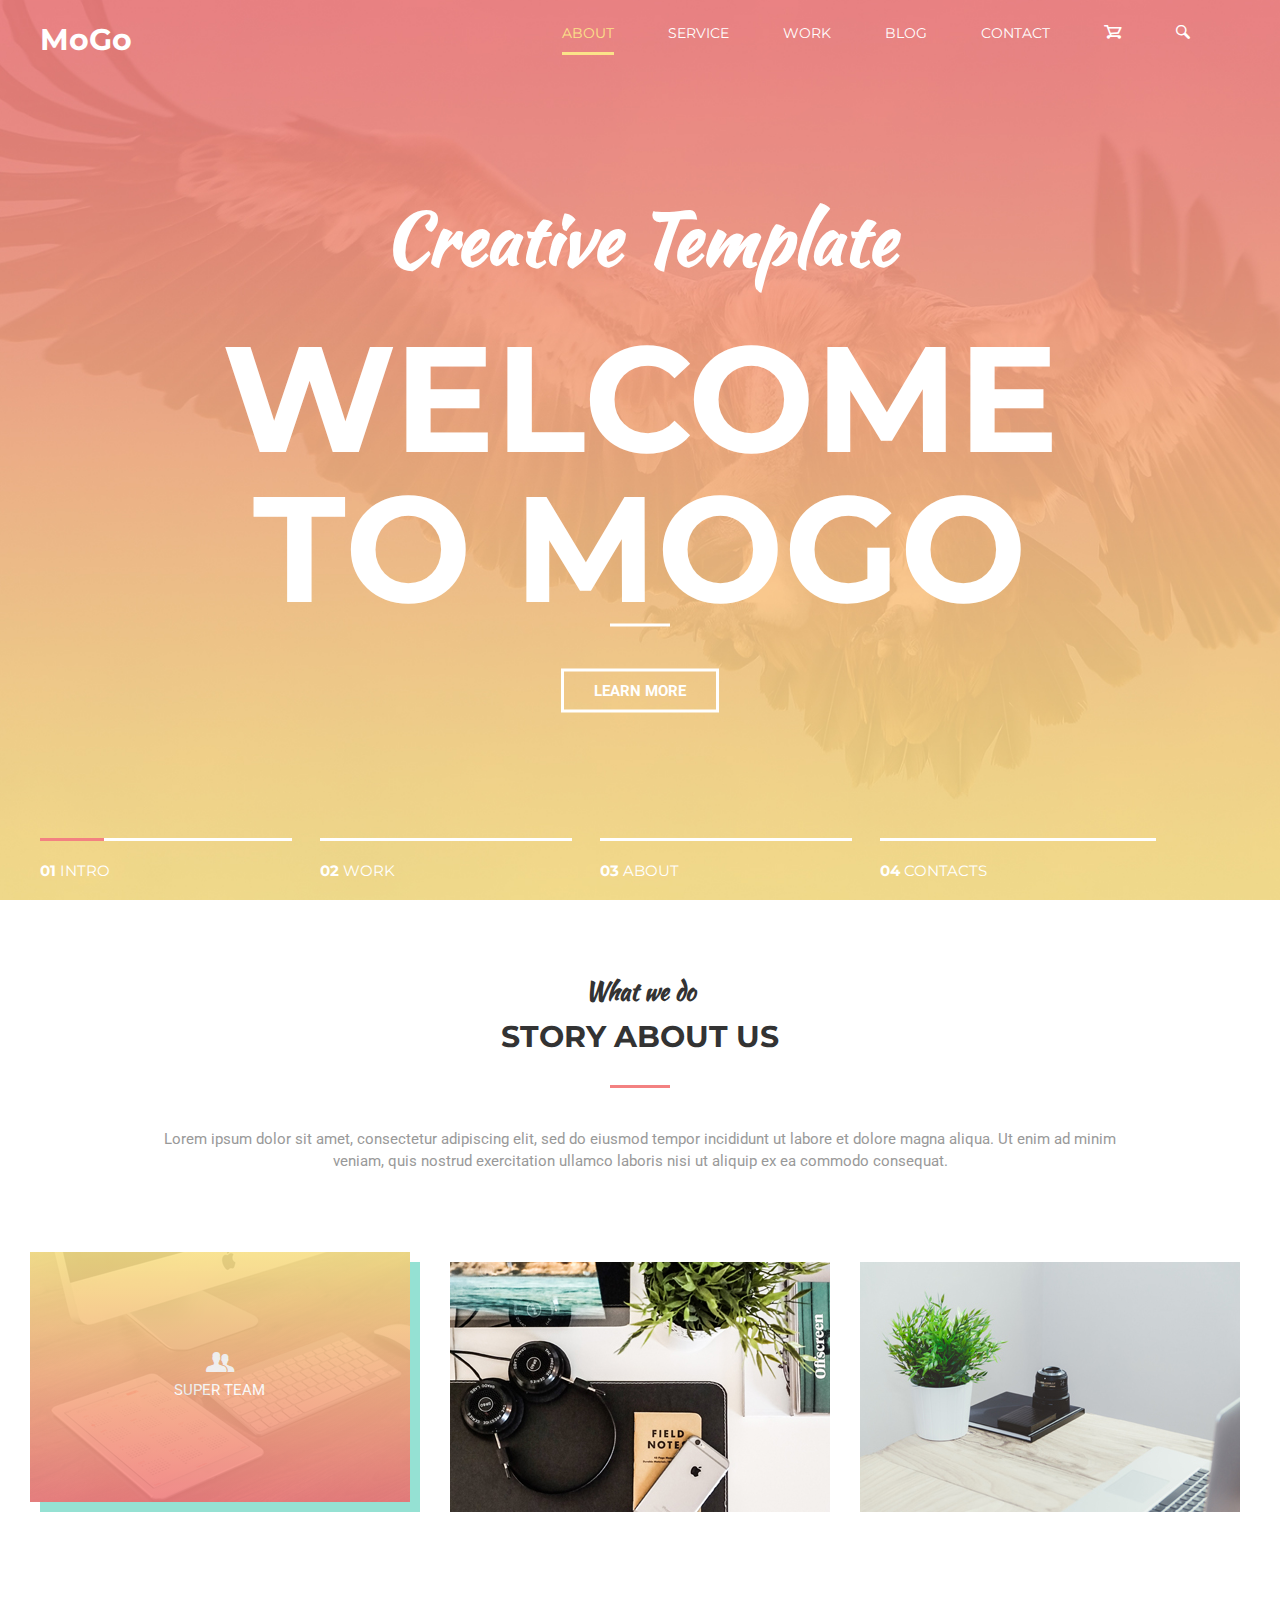
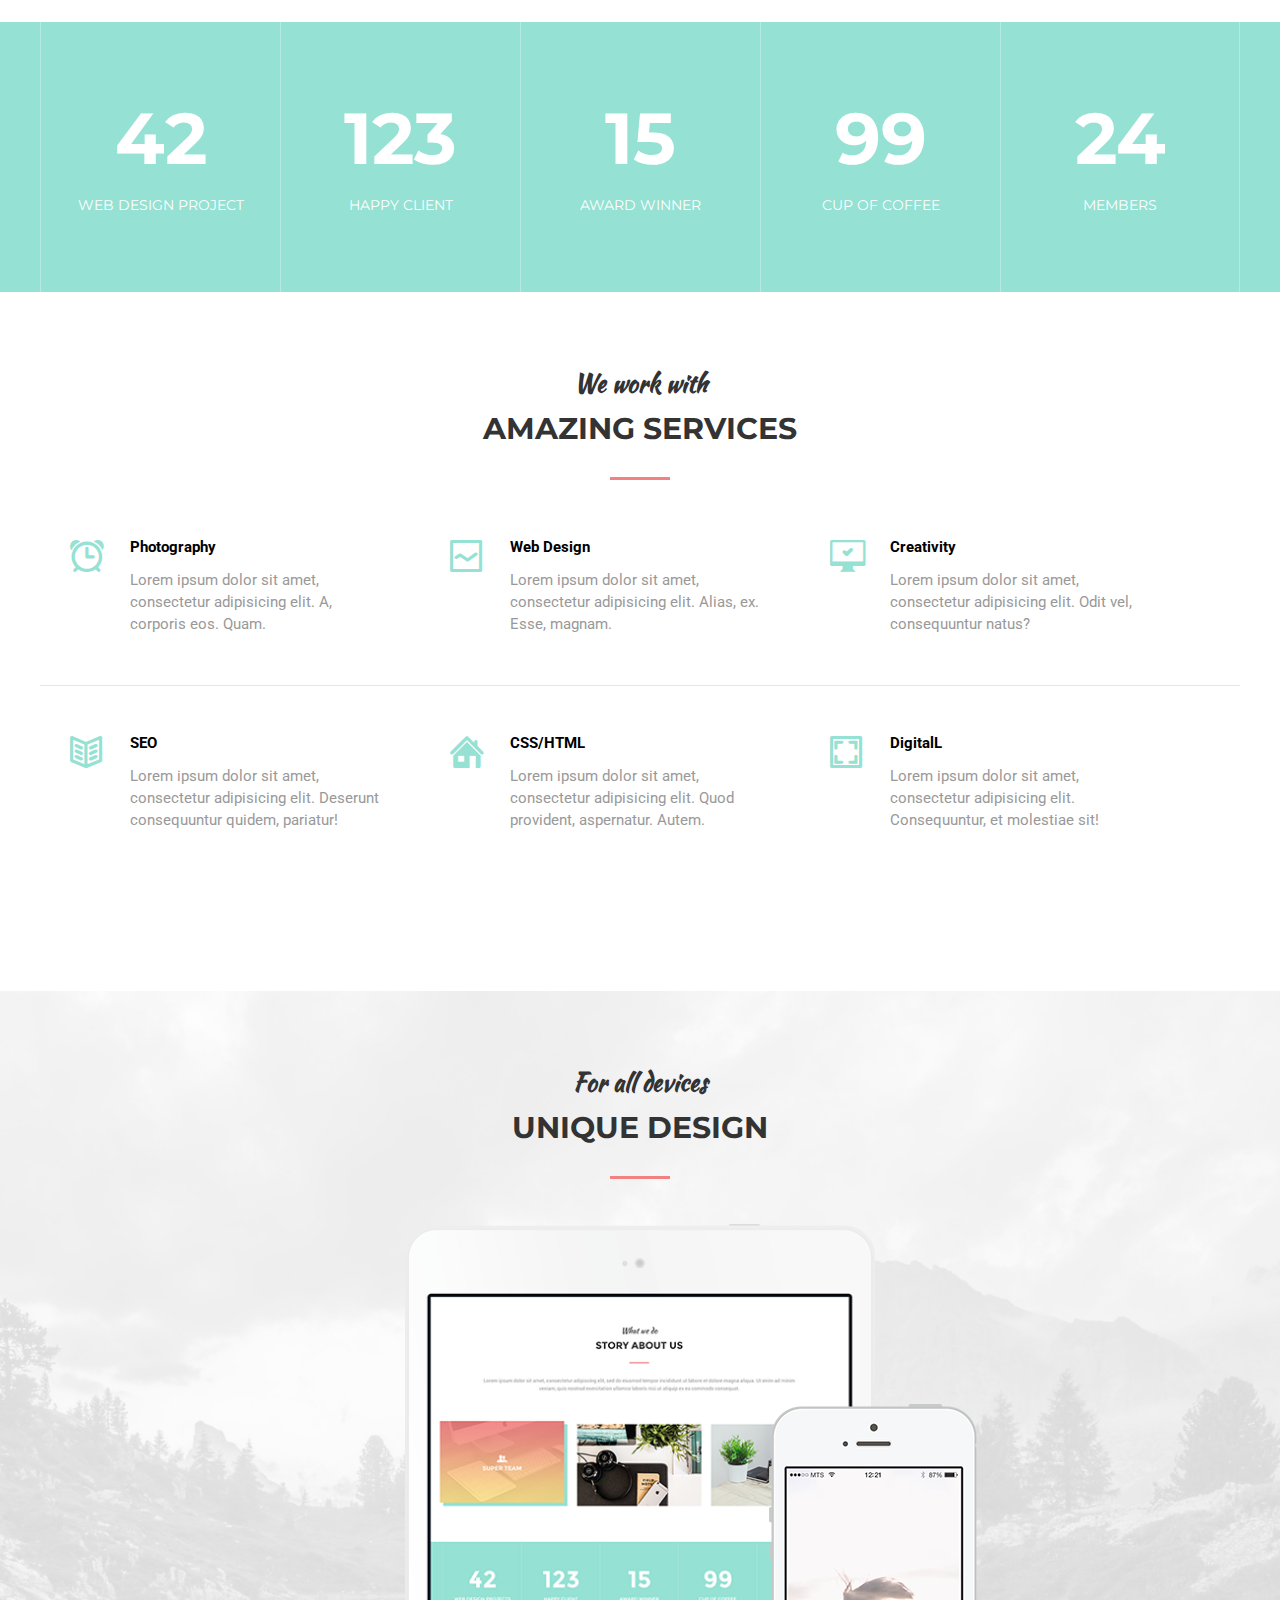
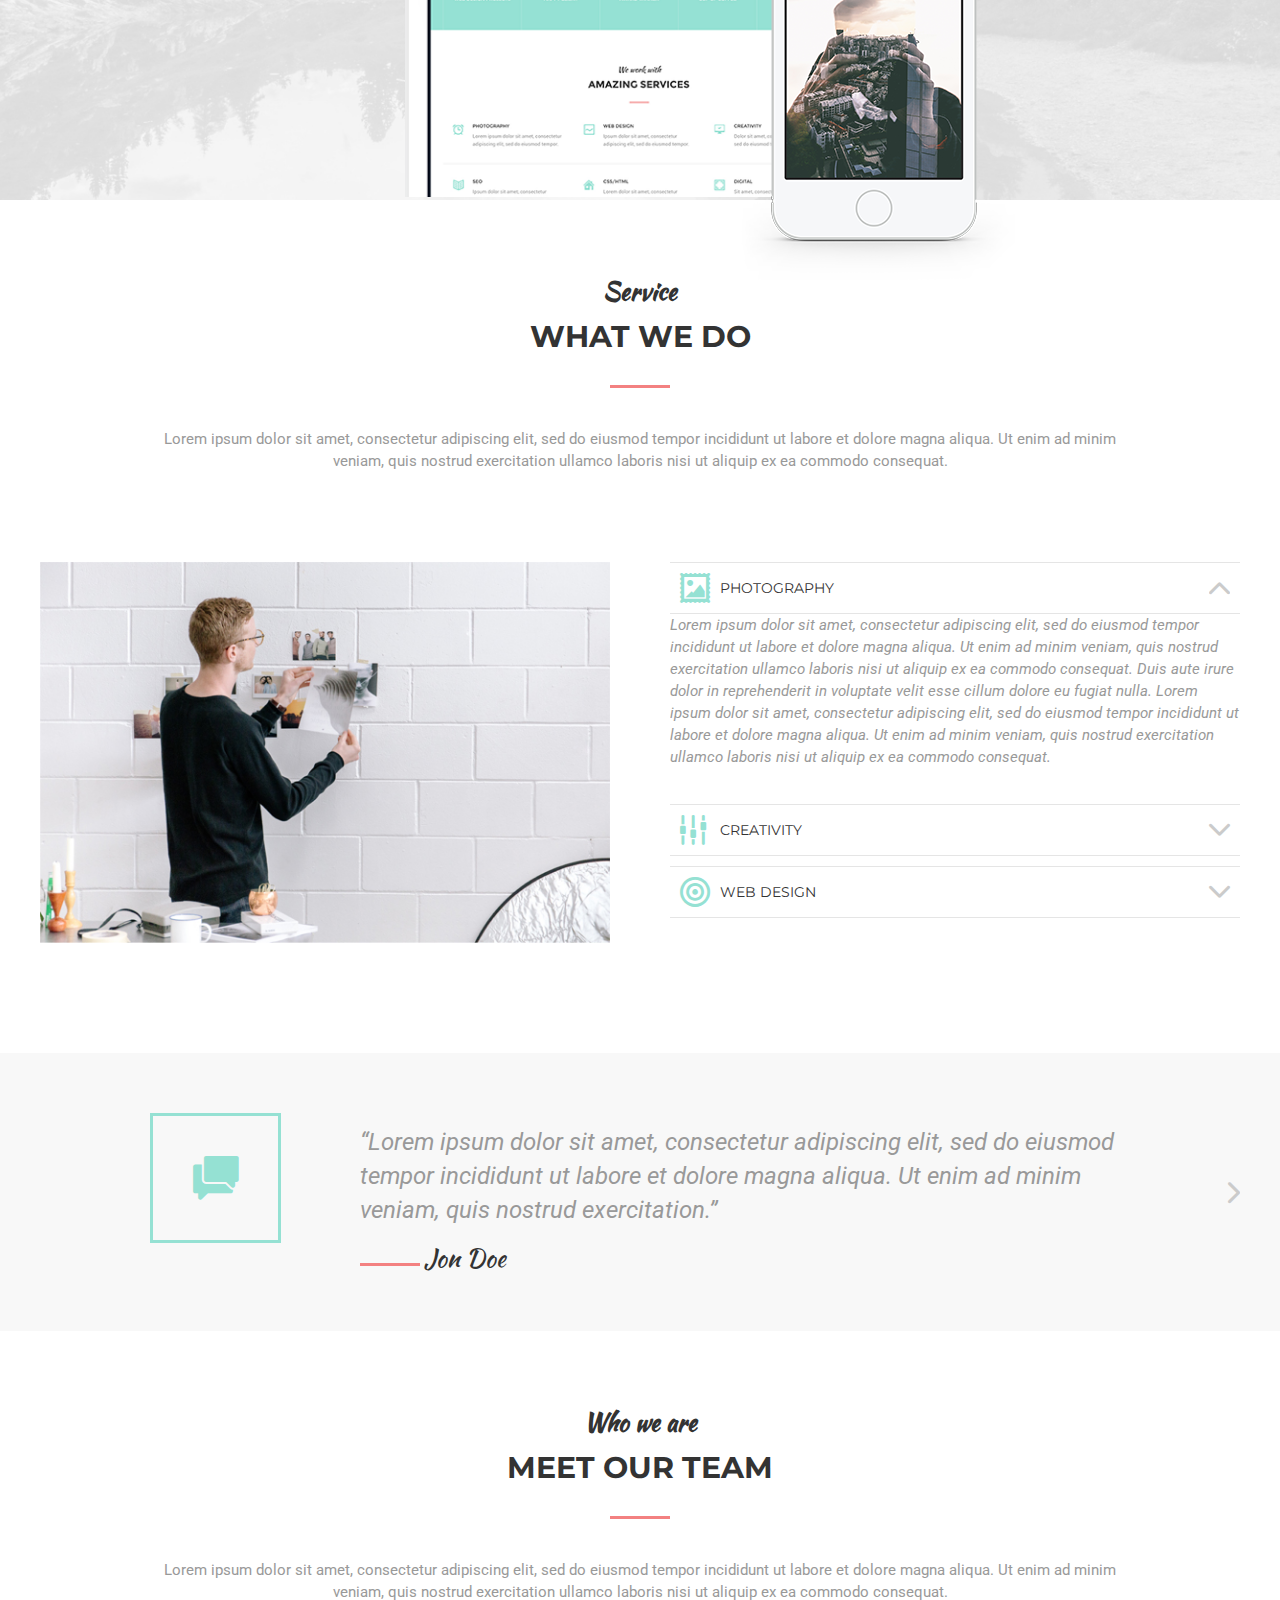
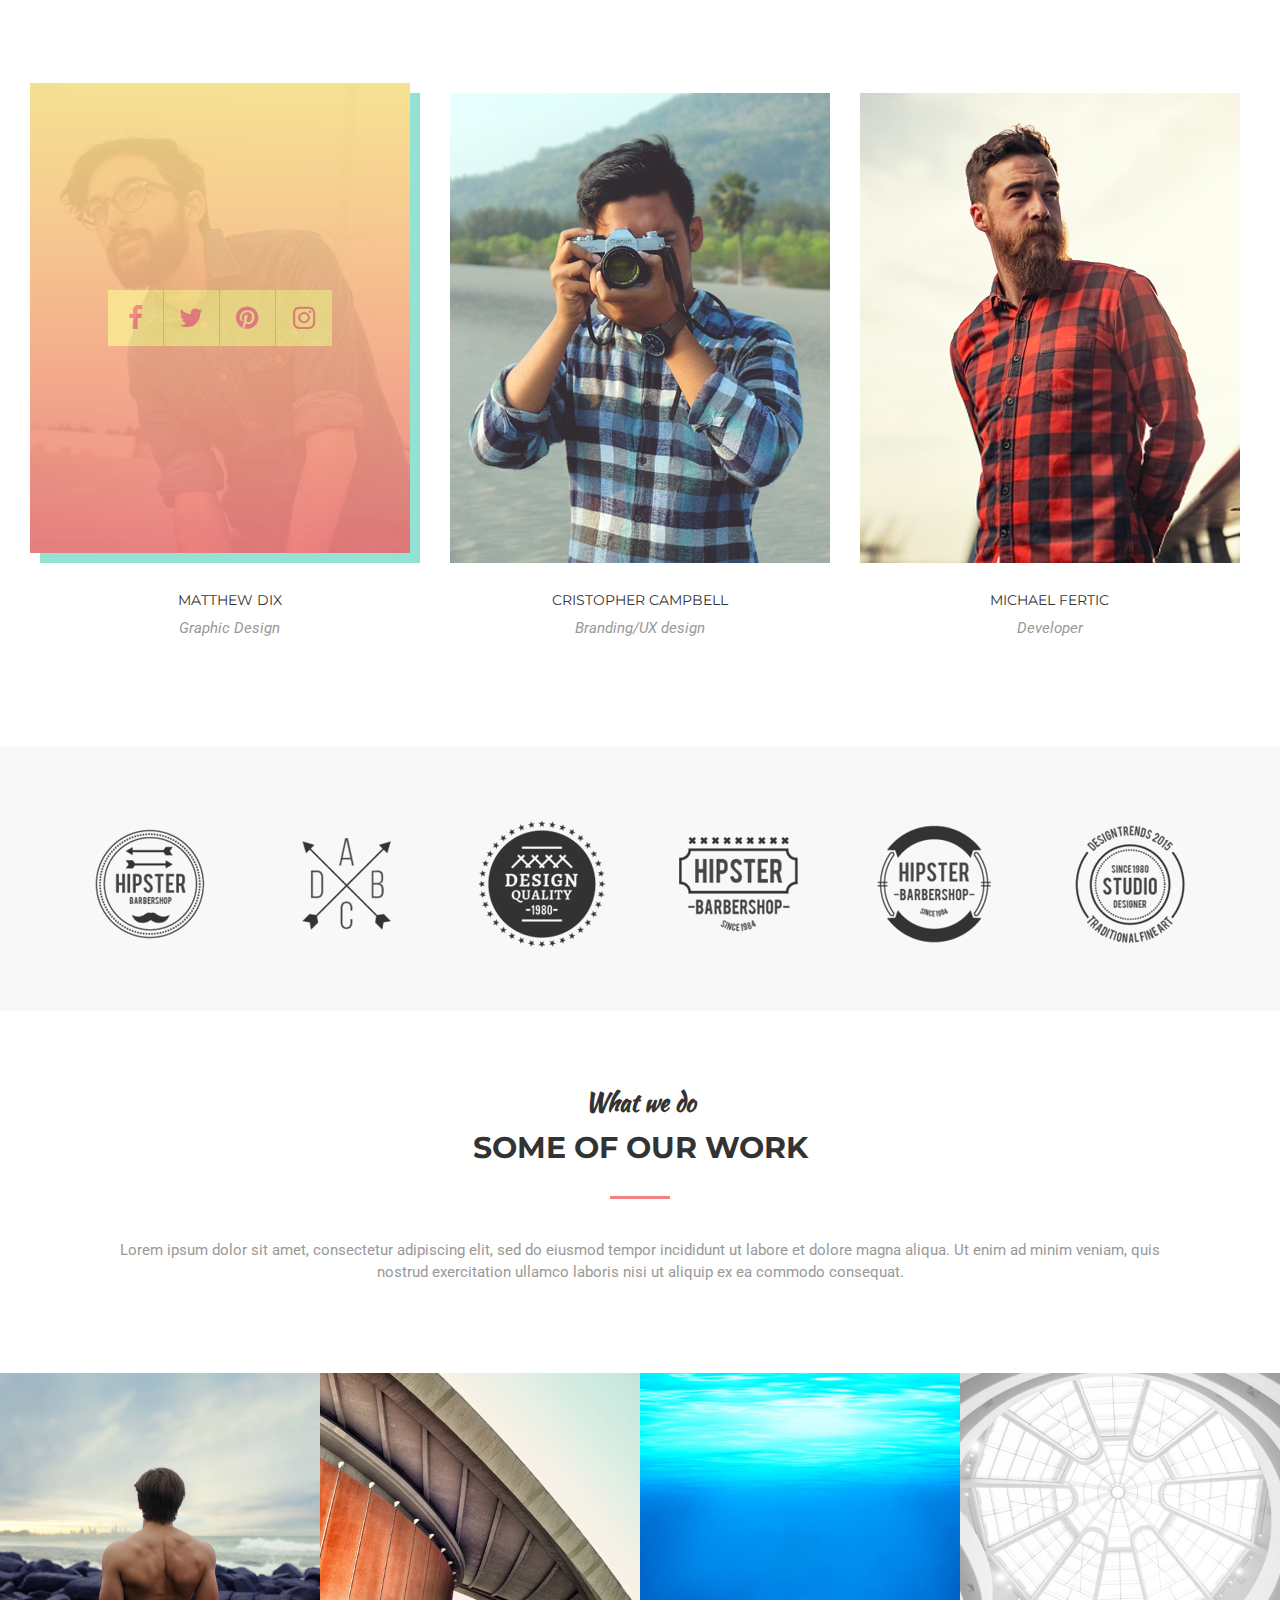
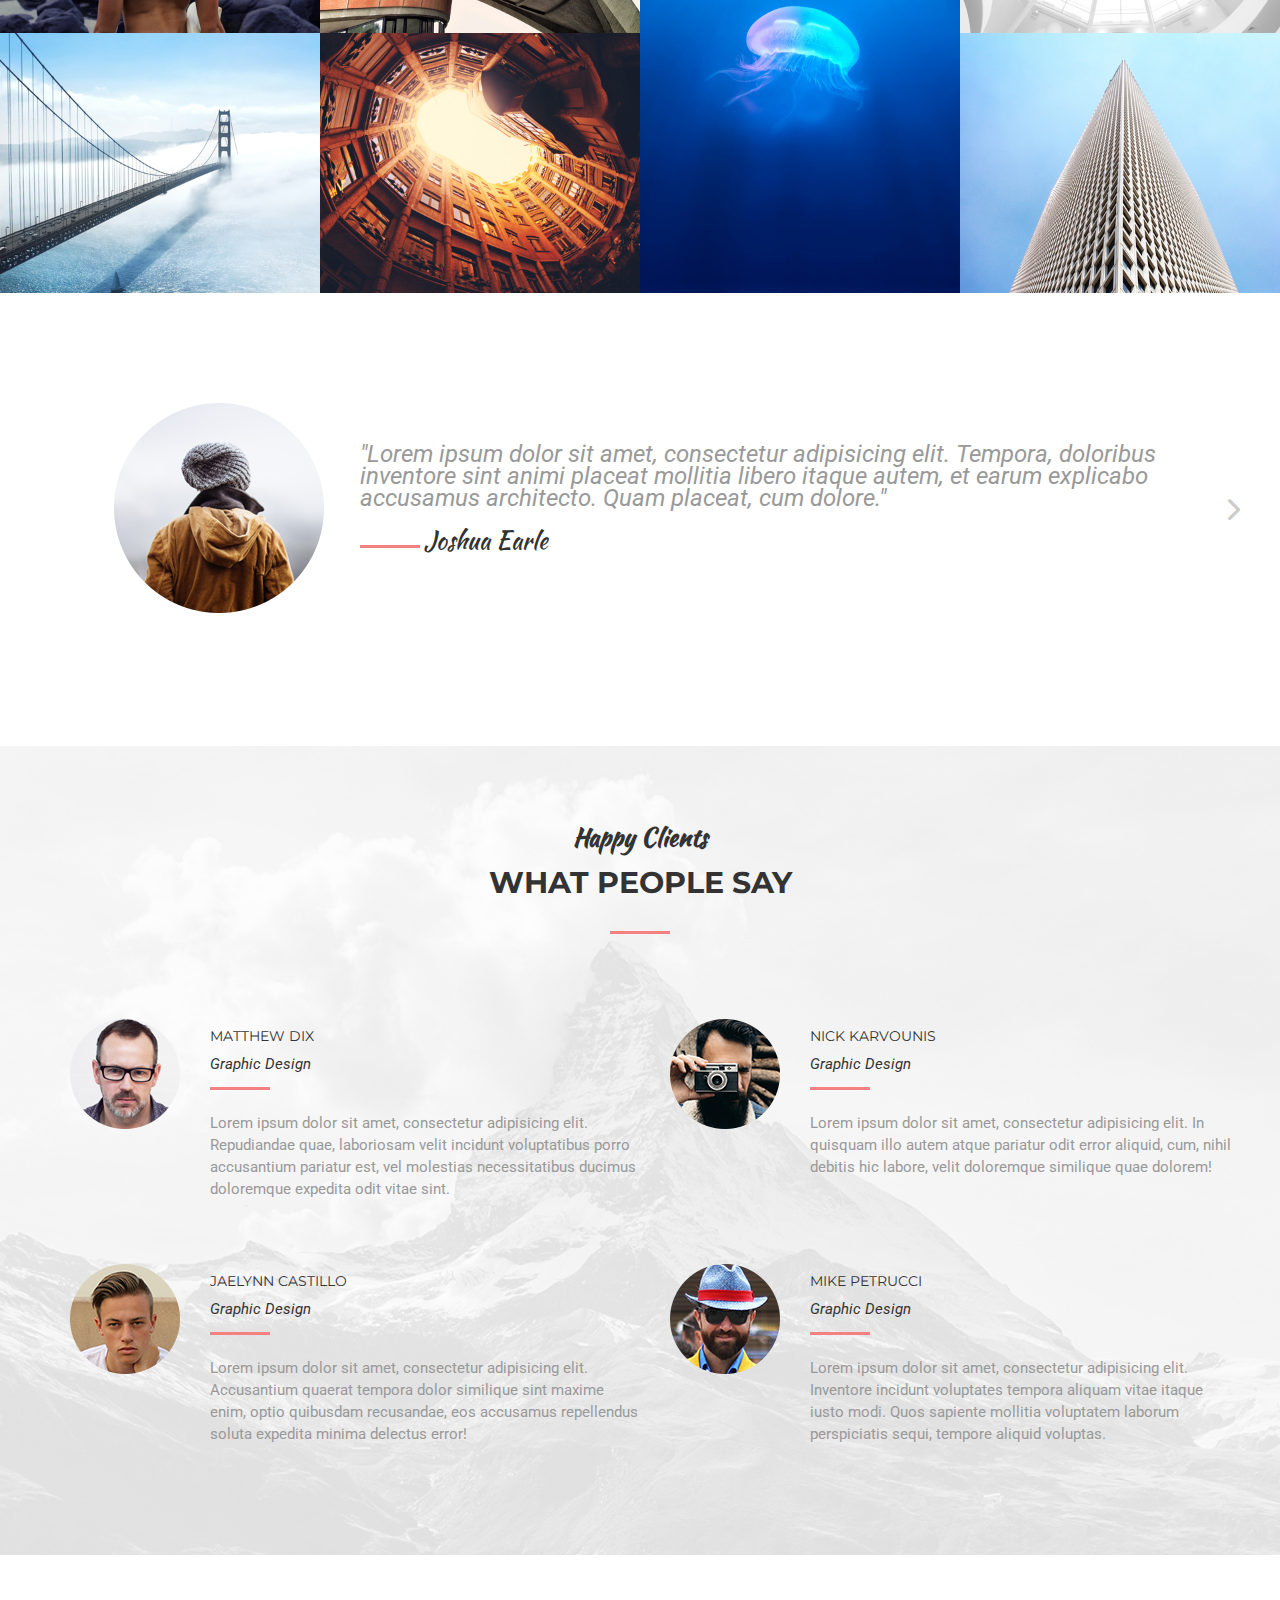
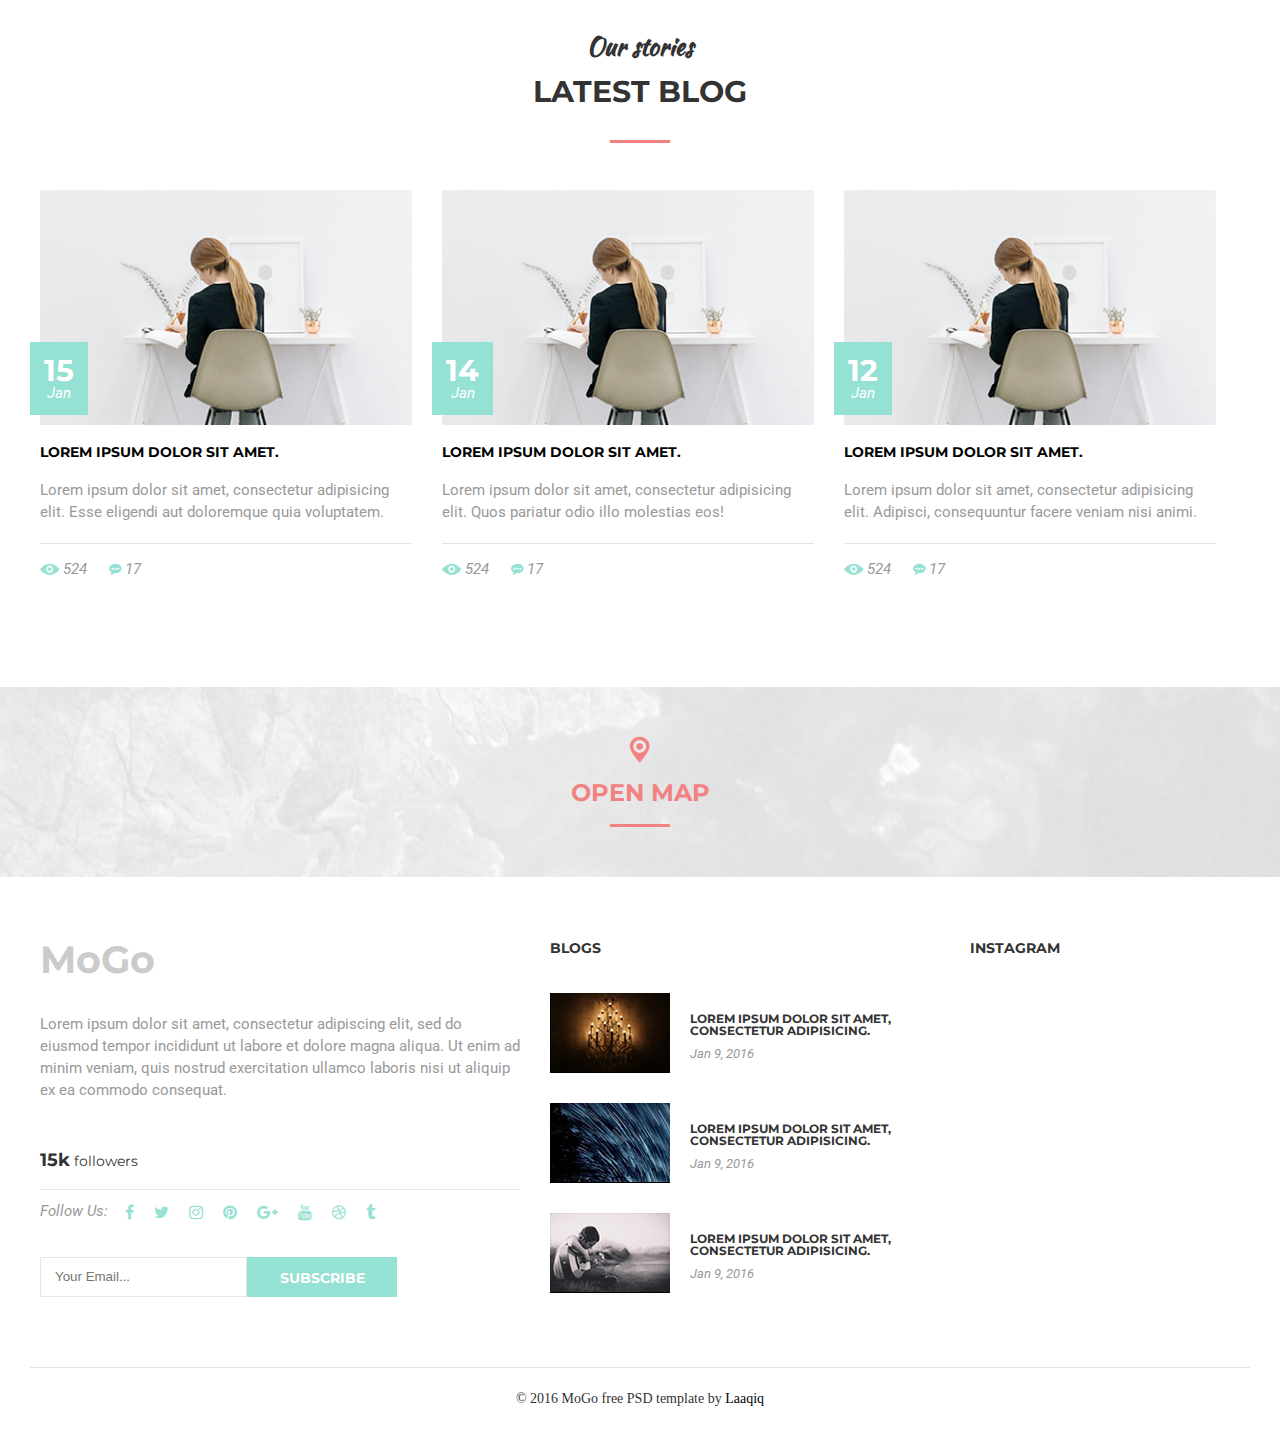
<file: project/mogo/index.html>
<!DOCTYPE html>
<html lang="en">
<head>
  <title>MoGo</title>
  <meta http-equiv="Content-Type" content="text/html; charset=utf-8" />
  <meta name="viewport" content="width=device-width, initial-scale=1, user-scalable=no, maximum-scale=1">
</head>
<body>
  <div class="bodyoverlay">
    <div class="bodyoverlay__centered">
      Loading...
    </div>
  </div>
  <header>
    <div class="wrapper clearfix">
      <div class="header__logo"><a href="#">MoGo</a></div>
      <ul class="header__menu">
        <li class="header__item"><a href="#" class="header__link header__link--toggle active">About</a></li>
        <li class="header__item"><a href="#" class="header__link header__link--toggle">Service</a></li>
        <li class="header__item"><a href="#" class="header__link header__link--toggle">Work</a></li>
        <li class="header__item"><a href="#" class="header__link header__link--toggle">Blog</a></li>
        <li class="header__item"><a href="#" class="header__link header__link--toggle">Contact</a></li>
        <li class="header__item"><a href="#" class="header__link"><span class="icon-m8"></span></a></li>
        <li class="header__item"><a href="#" class="header__link"><span class="icon-m9"></span></a></li>
      </ul>
      <button class="hamburger hamburger--emphatic" type="button">
        <span class="hamburger-box">
          <span class="hamburger-inner"></span>
        </span>
      </button>
    </div>
  </header>
  <section class="banner">
    <div class="banner__composition">
      <h1>
        <span class="sm">Creative Template</span>
        <span class="lg">Welcome <br>to MoGo</span>
      </h1>
      <a href="#" class="btn">Learn More</a>
    </div>
    <div class="banner__bottomline">
      <div class="wrapper">
        <ul class="banner__list">
          <li class="banner__item"><a href="#" class="banner__link active"><span>01 </span>Intro</a></li>
          <li class="banner__item"><a href="#" class="banner__link"><span>02 </span> Work</a></li>
          <li class="banner__item"><a href="#" class="banner__link"><span>03 </span> About</a></li>
          <li class="banner__item"><a href="#" class="banner__link"><span>04 </span>Contacts</a></li>
        </ul>
      </div>
    </div>
  </section>
  <section class="section-common section-about">
    <div class="wrapper">
      <h2>
        <span class="sm">What we do</span>
        <span class="lg">Story about us</span>
      </h2>
      <p class="aftercap">Lorem ipsum dolor sit amet, consectetur adipiscing elit, sed do eiusmod tempor incididunt ut labore et dolore magna aliqua. Ut enim ad minim veniam, quis nostrud exercitation ullamco laboris nisi ut aliquip ex ea commodo consequat. </p>
    </div>
    <div class="wrapper clearfix">
      <div class="team team--first active">
        <div class="team__content">
          <img src="img/item-1.jpg" alt="Item" class="team__img">
          <div class="team__overlay">
            <div class="team__centred">
              <span class="icon-m7"></span><br>
              Super team
            </div>
          </div>
        </div>
      </div>
      <div class="team team--first">
        <div class="team__content">
          <img src="img/item-2.jpg" alt="Item" class="team__img">
          <div class="team__overlay">
            <div class="team__centred">
              <span class="icon-m7"></span><br>
              Super team
            </div>
          </div>
        </div>
      </div>
      <div class="team team--first">
        <div class="team__content">
          <img src="img/item-3.jpg" alt="Item" class="team__img">
          <div class="team__overlay">
            <div class="team__centred">
              <span class="icon-m7"></span><br>
              Super team
            </div>
          </div>
        </div>
      </div>
    </div>
    <div class="achievements">
      <div class="wrapper clearfix">
        <div class="achievements__item">
          <div>42</div>
          Web design project
        </div>
        <div class="achievements__item">
          <div>123</div>
          Happy client
        </div>
        <div class="achievements__item">
          <div>15</div>
          Award winner
        </div>
        <div class="achievements__item">
          <div>99</div>
          Cup of coffee
        </div>
        <div class="achievements__item">
          <div>24</div>
          Members
        </div>
      </div>
    </div>
  </section>
  <section class="section-common">
    <div class="wrapper">
      <h2>
        <span class="sm">We work with</span>
        <span class="lg">Amazing Services</span>
      </h2>
      <div class="services clearfix">
        <div class="services__item clearfix">
          <div class="services__icon"><span class="icon-m1"></span></div>
          <div class="services__text">
            <h4>Photography</h4>
            <p>Lorem ipsum dolor sit amet, consectetur adipisicing elit. A, corporis eos. Quam.</p>
          </div>
        </div>
        <div class="services__item clearfix">
          <div class="services__icon"><span class="icon-m2"></span></div>
          <div class="services__text">
            <h4>Web Design</h4>
            <p>Lorem ipsum dolor sit amet, consectetur adipisicing elit. Alias, ex. Esse, magnam.</p>
          </div>
        </div>
        <div class="services__item clearfix">
          <div class="services__icon"><span class="icon-m3"></span></div>
          <div class="services__text">
            <h4>Creativity</h4>
            <p>Lorem ipsum dolor sit amet, consectetur adipisicing elit. Odit vel, consequuntur natus?</p>
          </div>
        </div>
      </div>
      <div class="services clearfix">
        <div class="services__item clearfix">
          <div class="services__icon"><span class="icon-m4"></span></div>
          <div class="services__text">
            <h4>SEO</h4>
            <p>Lorem ipsum dolor sit amet, consectetur adipisicing elit. Deserunt consequuntur quidem, pariatur!</p>
          </div>
        </div>
        <div class="services__item clearfix">
          <div class="services__icon"><span class="icon-m5"></span></div>
          <div class="services__text">
            <h4>CSS/HTML</h4>
            <p>Lorem ipsum dolor sit amet, consectetur adipisicing elit. Quod provident, aspernatur. Autem.</p>
          </div>
        </div>
        <div class="services__item clearfix">
          <div class="services__icon"><span class="icon-m6"></span></div>
          <div class="services__text">
            <h4>DigitalL</h4>
            <p>Lorem ipsum dolor sit amet, consectetur adipisicing elit. Consequuntur, et molestiae sit!</p>
          </div>
        </div>
      </div>
    </div>
  </section>
  <section class="section-common section-devices">
    <div class="wrapper">
      <h2>
        <span class="sm">For all devices</span>
        <span class="lg">Unique Design</span>
      </h2>
      <div class="devices-img">
        <img src="img/device-1.png" alt="Device" class="devices-notabsolute">
        <img src="img/device-2.png" alt="Device" class="devices-absolute">
      </div>
    </div>
  </section>
  <section class="section-common">
    <div class="wrapper">
      <h2>
        <span class="sm">Service</span>
        <span class="lg">What we do</span>
      </h2>
      <p class="aftercap">Lorem ipsum dolor sit amet, consectetur adipiscing elit, sed do eiusmod tempor incididunt ut labore et dolore magna aliqua. Ut enim ad minim veniam, quis nostrud exercitation ullamco laboris nisi ut aliquip ex ea commodo consequat. </p>
    </div>
    <div class="wrapper clearfix">
      <div class="service-photo"><img src="img/service.jpg" alt="Service"></div>
      <div class="service-box">
        <div class="service-box__item active">
          <div class="service-box__header"><span class="icon-m10 service-box__icon"></span><span>Photography</span><span class="icon-m19 service-box__switcher"></span></div>
          <div class="service-box__text">
            <p>Lorem ipsum dolor sit amet, consectetur adipiscing elit, sed do eiusmod tempor incididunt ut labore et dolore magna aliqua. Ut enim ad minim veniam, quis nostrud exercitation ullamco laboris nisi ut aliquip ex ea commodo consequat. Duis aute irure dolor in reprehenderit in voluptate velit esse cillum dolore eu fugiat nulla. Lorem ipsum dolor sit amet, consectetur adipiscing elit, sed do eiusmod tempor incididunt ut labore et dolore magna aliqua. Ut enim ad minim veniam, quis nostrud exercitation ullamco laboris nisi ut aliquip ex ea commodo consequat. </p>
          </div>
        </div>
        <div class="service-box__item">
          <div class="service-box__header"><span class="icon-m11 service-box__icon"></span><span>Creativity</span><span class="icon-m19 service-box__switcher"></span></div>
          <div class="service-box__text">
            <p>Lorem ipsum dolor sit amet, consectetur adipiscing elit, sed do eiusmod tempor incididunt ut labore et dolore magna aliqua. Ut enim ad minim veniam, quis nostrud exercitation ullamco laboris nisi ut aliquip ex ea commodo consequat. Duis aute irure dolor in reprehenderit in voluptate velit esse cillum dolore eu fugiat nulla. Lorem ipsum dolor sit amet, consectetur adipiscing elit, sed do eiusmod tempor incididunt ut labore et dolore magna aliqua. Ut enim ad minim veniam, quis nostrud exercitation ullamco laboris nisi ut aliquip ex ea commodo consequat.</p>
          </div>
        </div>
        <div class="service-box__item">
          <div class="service-box__header"><span class="icon-m12 service-box__icon"></span><span>Web Design</span><span class="icon-m19 service-box__switcher"></span></div>
          <div class="service-box__text">
            <p>Lorem ipsum dolor sit amet, consectetur adipiscing elit, sed do eiusmod tempor incididunt ut labore et dolore magna aliqua. Ut enim ad minim veniam, quis nostrud exercitation ullamco laboris nisi ut aliquip ex ea commodo consequat. Duis aute irure dolor in reprehenderit in voluptate velit esse cillum dolore eu fugiat nulla. Lorem ipsum dolor sit amet, consectetur adipiscing elit, sed do eiusmod tempor incididunt ut labore et dolore magna aliqua. Ut enim ad minim veniam, quis nostrud exercitation ullamco laboris nisi ut aliquip ex ea commodo consequat. </p>
          </div>
        </div>
      </div>
    </div> 
  </section>
  <section class="section-carousel">
    <div class="wrapper">
      <div class="carousel-reviews">
      <span class="icon-m17 carousel-reviews__left"></span>
      <span class="icon-m18 carousel-reviews__right"></span>
      <div class="carousel-reviews__wrap clearfix">
          <div class="carousel-reviews__item clearfix">
            <div class="carousel-reviews__icon-wrapper"><span class="icon-m13 carousel-reviews__icon"></span></div>
            <div class="carousel-reviews__text">
              <p>“Lorem ipsum dolor sit amet, consectetur adipiscing elit, sed do eiusmod tempor incididunt ut labore et dolore magna aliqua. Ut enim ad minim veniam, quis nostrud exercitation.”</p>
              <div class="carousel-reviews__author">Jon Doe</div>
            </div>
          </div>
          <div class="carousel-reviews__item clearfix">
            <div class="carousel-reviews__icon-wrapper"><span class="icon-m13 carousel-reviews__icon"></span></div>
            <div class="carousel-reviews__text">
              <p>“Lorem ipsum dolor sit amet, consectetur adipiscing elit, sed do eiusmod tempor incididunt ut labore et dolore magna aliqua. Ut enim ad minim veniam, quis nostrud exercitation.”</p>
              <div class="carousel-reviews__author">Jon Doe</div>
            </div>
          </div>
          <div class="carousel-reviews__item clearfix">
            <div class="carousel-reviews__icon-wrapper"><span class="icon-m13 carousel-reviews__icon"></span></div>
            <div class="carousel-reviews__text">
              <p>“Lorem ipsum dolor sit amet, consectetur adipiscing elit, sed do eiusmod tempor incididunt ut labore et dolore magna aliqua. Ut enim ad minim veniam, quis nostrud exercitation.”</p>
              <div class="carousel-reviews__author">Jon Doe</div>
            </div>
          </div>
        </div>
      </div>
    </div>
  </section>
  <section class="section-common">
    <div class="wrapper">
      <h2>
        <span class="sm">Who we are</span>
        <span class="lg">Meet our team</span>
      </h2>
      <p class="aftercap">
        Lorem ipsum dolor sit amet, consectetur adipiscing elit, sed do eiusmod tempor incididunt ut labore et dolore magna aliqua. Ut enim ad minim veniam, quis nostrud exercitation ullamco laboris nisi ut aliquip ex ea commodo consequat. 
      </p>
    </div>
    <div class="wrapper clearfix">
      <div class="team-wrapper">
        <div class="team team--second active">
          <div class="team__content">
            <img src="img/item-4.jpg" alt="Item" class="team__img">
            <div class="team__overlay">
              <div class="team__centred">
                <ul class="team__socials clearfix">
                  <li><a href="#"><i class="fa fa-facebook"></i></a></li>
                  <li><a href="#"><i class="fa fa-twitter"></i></a></li>
                  <li><a href="#"><i class="fa fa-pinterest"></i></a></li>
                  <li><a href="#"><i class="fa fa-instagram"></i></a></li>
                </ul>
              </div>
            </div>
          </div>
        </div>
        <div class="team__name">Matthew Dix</div>
        <div class="team__descr">Graphic Design</div>
      </div>    
      <div class="team-wrapper">
        <div class="team team--second">
          <div class="team__content">
            <img src="img/item-5.jpg" alt="Item" class="team__img">
            <div class="team__overlay">
              <div class="team__centred">
                <ul class="team__socials clearfix">
                  <li><a href="#"><i class="fa fa-facebook"></i></a></li>
                  <li><a href="#"><i class="fa fa-twitter"></i></a></li>
                  <li><a href="#"><i class="fa fa-pinterest"></i></a></li>
                  <li><a href="#"><i class="fa fa-instagram"></i></a></li>
                </ul>
             </div>
            </div>
          </div>
        </div>
        <div class="team__name">Cristopher Campbell</div>
        <div class="team__descr">Branding/UX design</div>
      </div>
      <div class="team-wrapper">
        <div class="team team--second">
          <div class="team__content">
            <img src="img/item-6.jpg" alt="Item" class="team__img">
            <div class="team__overlay">
              <div class="team__centred">
                <ul class="team__socials clearfix">
                  <li><a href="#"><i class="fa fa-facebook"></i></a></li>
                  <li><a href="#"><i class="fa fa-twitter"></i></a></li>
                  <li><a href="#"><i class="fa fa-pinterest"></i></a></li>
                  <li><a href="#"><i class="fa fa-instagram"></i></a></li>
                </ul>
              </div>
            </div>
          </div>
        </div>
        <div class="team__name">Michael Fertic</div>
        <div class="team__descr">Developer</div>
      </div>
    </div>
  </section>
  <section class="labels">
    <div class="wrapper clearfix">
        <div class="labels__wrap"><img src="img/label-1.png" alt="Label"></div>
        <div class="labels__wrap"><img src="img/label-2.png" alt="Label"></div>
        <div class="labels__wrap"><img src="img/label-3.png" alt="Label"></div>
        <div class="labels__wrap"><img src="img/label-4.png" alt="Label"></div>
        <div class="labels__wrap"><img src="img/label-5.png" alt="Label"></div>
        <div class="labels__wrap"><img src="img/label-6.png" alt="Label"></div>
      </div>
  </section>
  <section class="section-common">
    <div class="wrapper">
      <h2>
        <span class="sm">What we do</span>
        <span class="lg">Some of our work</span>
      </h2>
    </div>
    <p class="aftercap">
      Lorem ipsum dolor sit amet, consectetur adipiscing elit, sed do eiusmod tempor incididunt ut labore et dolore magna aliqua. Ut enim ad minim veniam, quis nostrud exercitation ullamco laboris nisi ut aliquip ex ea commodo consequat. 
    </p>
    <div class="gallery clearfix">
      <div class="gallery__col">
        <div class="gallery__wrap">
          <img src="img/photo-1.jpg" alt="">
          <div class="gallery__overlay"><a href="img/photo-1.jpg">
            <span class="gallery__text">
              <span class="icon-m10 gallery__icon"></span>
              <span class="uppercase">Creatively Designed</span>
              <span class="italic">Lorem ipsum dolor sit</span>
            </span>
          </a></div>
        </div>
        <div class="gallery__wrap">
          <img src="img/photo-2.jpg" alt="">
          <div class="gallery__overlay"><a href="img/photo-2.jpg">
            <span class="gallery__text">
              <span class="icon-m10 gallery__icon"></span>
              <span class="uppercase">Creatively Designed</span>
              <span class="italic">Lorem ipsum dolor sit</span>
            </span>
          </a></div>
        </div>
      </div>
      <div class="gallery__col">
        <div class="gallery__wrap">
          <img src="img/photo-3.jpg" alt="">
          <div class="gallery__overlay"><a href="img/photo-3.jpg">
            <span class="gallery__text">
              <span class="icon-m10 gallery__icon"></span>
              <span class="uppercase">Creatively Designed</span>
              <span class="italic">Lorem ipsum dolor sit</span>
            </span>
          </a></div>
        </div>
        <div class="gallery__wrap">
          <img src="img/photo-4.jpg" alt="">
          <div class="gallery__overlay"><a href="img/photo-4.jpg">
            <span class="gallery__text">
              <span class="icon-m10 gallery__icon"></span>
              <span class="uppercase">Creatively Designed</span>
              <span class="italic">Lorem ipsum dolor sit</span>
            </span>
          </a></div>
        </div>
      </div>
      <div class="gallery__col">
        <div class="gallery__wrap">
          <img src="img/photo-5.jpg" alt="">
          <div class="gallery__overlay"><a href="img/photo-5.jpg">
            <span class="gallery__text">
              <span class="icon-m10 gallery__icon"></span>
              <span class="uppercase">Creatively Designed</span>
              <span class="italic">Lorem ipsum dolor sit</span>
            </span>
          </a></div>
        </div>
      </div>
      <div class="gallery__col">
        <div class="gallery__wrap">
          <img src="img/photo-6.jpg" alt="">
          <div class="gallery__overlay"><a href="img/photo-6.jpg">
            <span class="gallery__text">
              <span class="icon-m10 gallery__icon"></span>
              <span class="uppercase">Creatively Designed</span>
              <span class="italic">Lorem ipsum dolor sit</span>
            </span>
          </a></div>
        </div>
        <div class="gallery__wrap">
          <img src="img/photo-7.jpg" alt="">
          <div class="gallery__overlay"><a href="img/photo-7.jpg">
            <span class="gallery__text">
              <span class="icon-m10 gallery__icon"></span>
              <span class="uppercase">Creatively Designed</span>
              <span class="italic">Lorem ipsum dolor sit</span>
            </span>
          </a></div>
        </div>
      </div>
    </div>
  </section>
  <section class="section-slider">
    <div class="wrapper">
      <div class="slider">
        <span class="icon-m17 slider__left"></span>
        <span class="icon-m18 slider__right"></span>
        <div class="slider__wrap clearfix">
          <div class="slide clearfix">
            <div class="slide__pic"><img src="img/slide-pic-1.png" alt="Picture"></div>
            <div class="slide__text">
              <p>"Lorem ipsum dolor sit amet, consectetur adipisicing elit. Tempora, doloribus inventore sint animi placeat mollitia libero itaque autem, et earum explicabo accusamus architecto. Quam placeat, cum dolore."</p>
              <div class="slide__author">Joshua Earle</div>
            </div>
          </div>
          <div class="slide clearfix">
            <div class="slide__pic"><img src="img/slide-pic-1.png" alt="Picture"></div>
            <div class="slide__text">
              <p>"Lorem ipsum dolor sit amet, consectetur adipisicing elit. Tempora, doloribus inventore sint animi placeat mollitia libero itaque autem, et earum explicabo accusamus architecto. Quam placeat, cum dolore."</p>
              <div class="slide__author">Joshua Earle</div>
            </div>
          </div>
          <div class="slide clearfix">
            <div class="slide__pic"><img src="img/slide-pic-1.png" alt="Picture"></div>
            <div class="slide__text">
              <p>"Lorem ipsum dolor sit amet, consectetur adipisicing elit. Tempora, doloribus inventore sint animi placeat mollitia libero itaque autem, et earum explicabo accusamus architecto. Quam placeat, cum dolore."</p>
              <div class="slide__author">Joshua Earle</div>
            </div>
          </div>
        </div>
      </div>
    </div>
  </section>
  <section class="section-common section-clients">
    <div class="wrapper">
      <h2><span class="sm">Happy Clients</span><span class="lg">What people say</span></h2>
      <div class="clients clearfix">
        <div class="clients__card">
          <div class="clients__pic"><img src="img/person-1.png" alt="Person"></div>
          <div class="clients__text">
            <div class="clients__head">
              <div class="uppercase">Matthew Dix</div>
              <div class="italic">Graphic Design</div>
            </div>
            <p>Lorem ipsum dolor sit amet, consectetur adipisicing elit. Repudiandae quae, laboriosam velit incidunt voluptatibus porro accusantium pariatur est, vel molestias necessitatibus ducimus doloremque expedita odit vitae sint.</p>
          </div>
        </div>
        <div class="clients__card">
          <div class="clients__pic"><img src="img/person-2.png" alt="Person"></div>
          <div class="clients__text">
            <div class="clients__head">
              <div class="uppercase">Nick Karvounis</div>
              <div class="italic">Graphic Design</div>
            </div>
            <p>Lorem ipsum dolor sit amet, consectetur adipisicing elit. In quisquam illo autem atque pariatur odit error aliquid, cum, nihil debitis hic labore, velit doloremque similique quae dolorem!</p>
          </div>
        </div>
        <div class="clients__card">
          <div class="clients__pic"><img src="img/person-3.png" alt="Person"></div>
          <div class="clients__text">
            <div class="clients__head">
              <div class="uppercase">Jaelynn Castillo</div>
              <div class="italic">Graphic Design</div>
            </div>
            <p>Lorem ipsum dolor sit amet, consectetur adipisicing elit. Accusantium quaerat tempora dolor similique sint maxime enim, optio quibusdam recusandae, eos accusamus repellendus soluta expedita minima delectus error!</p>
          </div>
        </div>
        <div class="clients__card">
          <div class="clients__pic"><img src="img/person-4.png" alt="Person"></div>
          <div class="clients__text">
            <div class="clients__head">
              <div class="uppercase">Mike Petrucci</div>
              <div class="italic">Graphic Design</div>
            </div>
            <p>Lorem ipsum dolor sit amet, consectetur adipisicing elit. Inventore incidunt voluptates tempora aliquam vitae itaque iusto modi. Quos sapiente mollitia voluptatem laborum perspiciatis sequi, tempore aliquid voluptas.</p>
          </div>
        </div>
      </div>
    </div>
  </section>
  <section class="section-common">
    <div class="wrapper">
      <h2><span class="sm">Our stories</span><span class="lg">Latest Blog</span></h2>
      <div class="blogs clearfix">
        <div class="blogs__card">
          <div class="blogs__img">
            <img src="img/blog-1.jpg" alt="Blog">
            <div class="blogs__label">
              <span>15</span>
              Jan
            </div>
          </div>
          <div class="blogs__text">
            <h4><a href="#">Lorem ipsum dolor sit amet.</a></h4>
            <p>Lorem ipsum dolor sit amet, consectetur adipisicing elit. Esse eligendi aut doloremque quia voluptatem.</p>
          </div>
          <div class="blogs__foot">
            <span class="blogs__views"><span class="blogs__icon icon-m14"></span> 524</span>
            <span class="blogs__comments"><span class="blogs__icon icon-m15"></span> 17</span>
          </div>
        </div>
        <div class="blogs__card">
          <div class="blogs__img">
            <img src="img/blog-1.jpg" alt="Blog">
            <div class="blogs__label">
              <span>14</span>
              Jan
            </div>
          </div>
          <div class="blogs__text">
            <h4><a href="#">Lorem ipsum dolor sit amet.</a></h4>
            <p>Lorem ipsum dolor sit amet, consectetur adipisicing elit. Quos pariatur odio illo molestias eos!</p>
          </div>
          <div class="blogs__foot">
            <span class="blogs__views"><span class="blogs__icon icon-m14"></span> 524</span>
            <span class="blogs__comments"><span class="blogs__icon icon-m15"></span> 17</span>
          </div>
        </div>
        <div class="blogs__card">
          <div class="blogs__img">
            <img src="img/blog-1.jpg" alt="Blog">
            <div class="blogs__label">
              <span>12</span>
              Jan
            </div>
          </div>
          <div class="blogs__text">
            <h4><a href="#">Lorem ipsum dolor sit amet.</a></h4>
            <p>Lorem ipsum dolor sit amet, consectetur adipisicing elit. Adipisci, consequuntur facere veniam nisi animi.</p>
          </div>
          <div class="blogs__foot">
            <span class="blogs__views"><span class="blogs__icon icon-m14"></span> 524</span>
            <span class="blogs__comments"><span class="blogs__icon icon-m15"></span> 17</span>
          </div>
        </div>
      </div>
    </div>
  </section>
  <section class="section-map">
    <a href="https://maps.google.com/maps?q=221B+Baker+Street,+London,+United+Kingdom&hl=en&t=v&hnear=221B+Baker+St,+London+NW1+6XE,+United+Kingdom" class="map__link">
      <span class="icon-m16 map__icon"></span>
      Open map
    </a>
  </section>
  <section class="section-media">
    <div class="wrapper clearfix">
      <div class="media__col media__col--1">
        <div class="media__logo">MoGo</div>
        <p>Lorem ipsum dolor sit amet, consectetur adipiscing elit, sed do eiusmod tempor incididunt ut labore et dolore magna aliqua. Ut enim ad minim veniam, quis nostrud exercitation ullamco laboris nisi ut aliquip ex ea commodo consequat. </p>
        <div class="media__followers"><span>15k</span> followers</div>
        <ul class="media__list">
          <li><a href="#"><i class="fa fa-facebook"></i></a></li>
          <li><a href="#"><i class="fa fa-twitter"></i></a></li>
          <li><a href="#"><i class="fa fa-instagram"></i></a></li>
          <li><a href="#"><i class="fa fa-pinterest"></i></a></li>
          <li><a href="#"><i class="fa fa-google-plus"></i></a></li>
          <li><a href="#"><i class="fa fa-youtube"></i></a></li>
          <li><a href="#"><i class="fa fa-dribbble"></i></a></li>
          <li><a href="#"><i class="fa fa-tumblr"></i></a></li>
        </ul>
        <form action="#" class="clearfix media__form">
          <input type="text" placeholder="Your Email..."><input type="submit" value="subscribe">
        </form>
      </div>
      <div class="media__col media__col--2">
        <h4>Blogs</h4>
        <div class="media__cards">
          <div class="media__card clearfix">
            <div class="pic"><img src="img/blog-4.jpg" alt="blog"></div>
            <div class="text">
              <div class="cap">Lorem ipsum dolor sit amet, consectetur adipisicing.</div>
              <div class="date">Jan 9, 2016</div>
            </div>
          </div>
          <div class="media__card clearfix">
            <div class="pic"><img src="img/blog-5.jpg" alt="blog"></div>
            <div class="text">
              <div class="cap">Lorem ipsum dolor sit amet, consectetur adipisicing.</div>
              <div class="date">Jan 9, 2016</div>
            </div>
          </div>
          <div class="media__card clearfix">
            <div class="pic"><img src="img/blog-6.jpg" alt="blog"></div>
            <div class="text">
              <div class="cap">Lorem ipsum dolor sit amet, consectetur adipisicing.</div>
              <div class="date">Jan 9, 2016</div>
            </div>
          </div>
        </div>
      </div>
      <div class="media__col media__col--3">
        <h4>Instagram</h4>
      </div>
    </div>
  </section>
  <footer>
    <div class="wrapper">
      © 2016 MoGo free PSD template by <a href="#">Laaqiq</a>
    </div>
  </footer>


  <!-- Google fonts start-->
  <link href="https://fonts.googleapis.com/css?family=Kaushan+Script" rel="stylesheet">
  <link href="https://fonts.googleapis.com/css?family=Montserrat:400,700" rel="stylesheet">
  <link href="https://fonts.googleapis.com/css?family=Roboto:400,400i" rel="stylesheet">
  <!-- Google fonts end-->
  <link rel="stylesheet" type="text/css" href="css/libs.min.css">
  <link rel="stylesheet" href="css/main.css">
  <script src="js/final/scripts.min.js"></script>
</body>
</html>
</file>
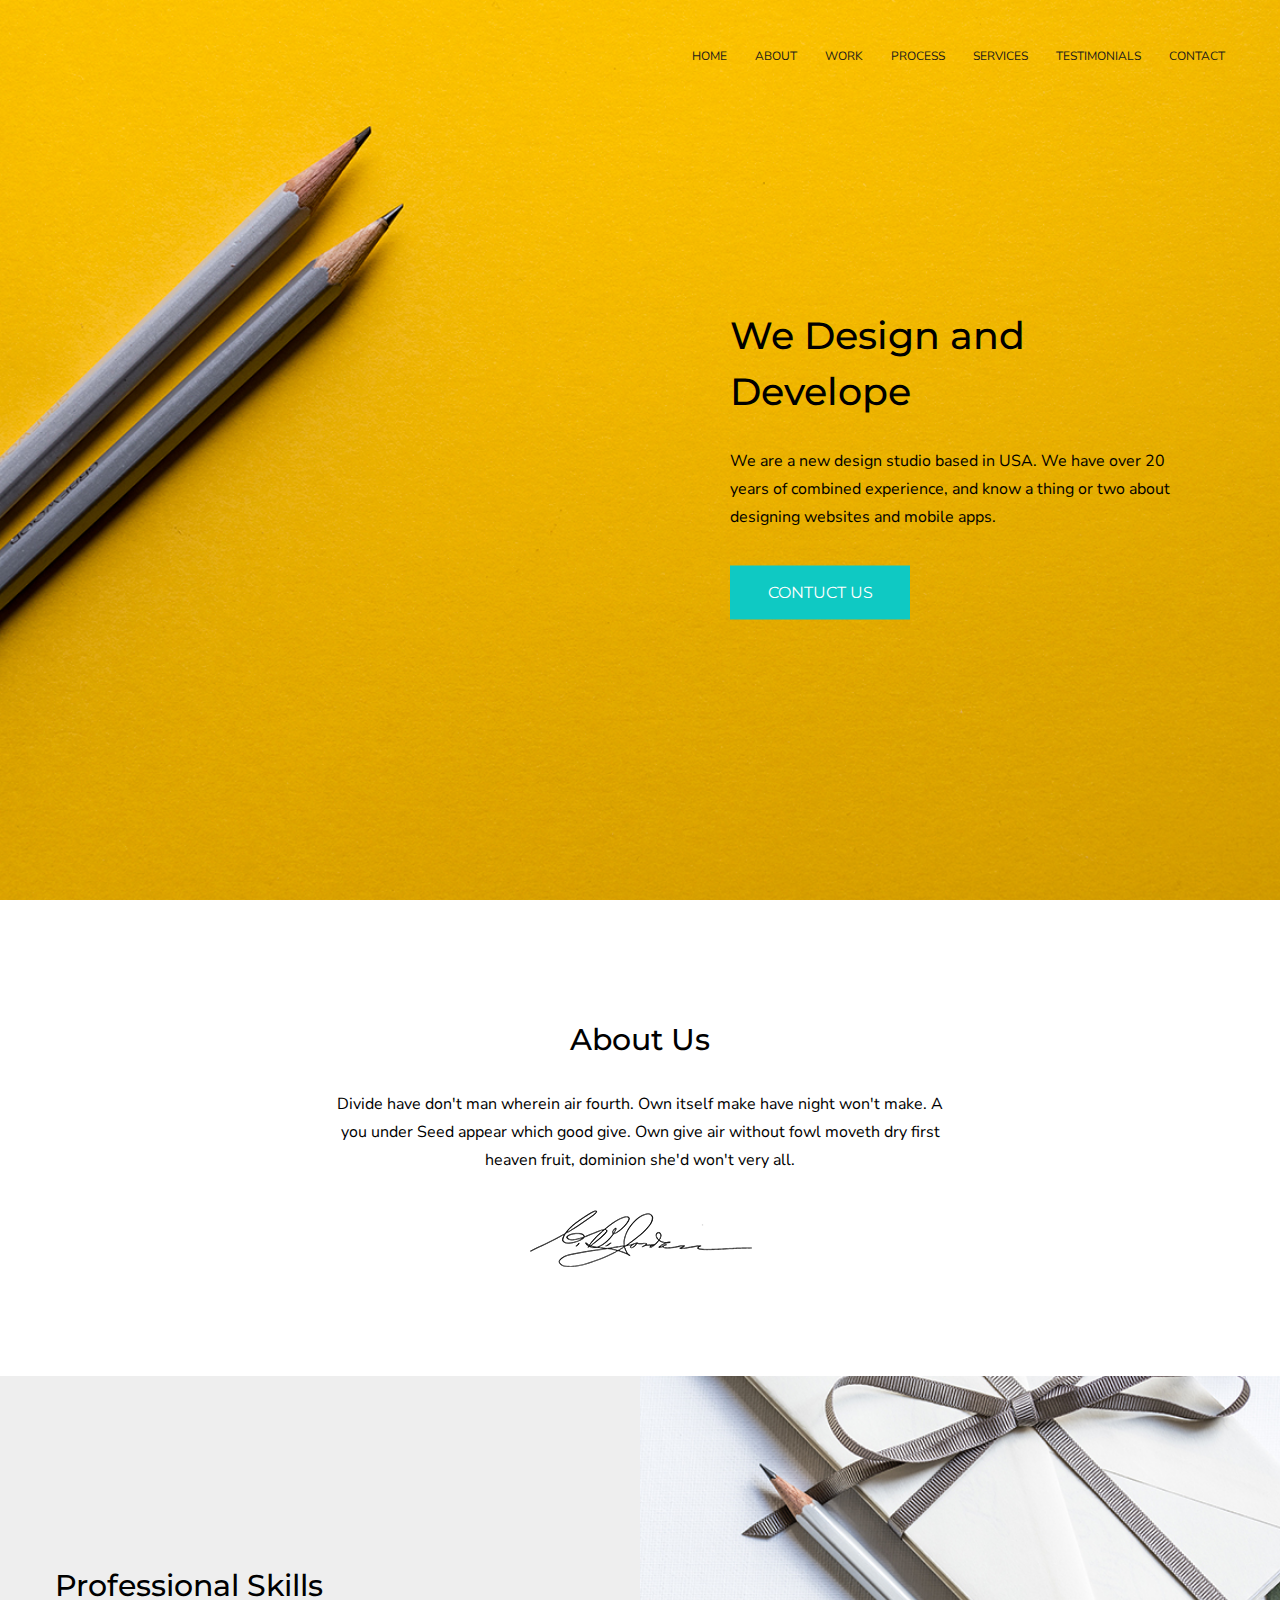
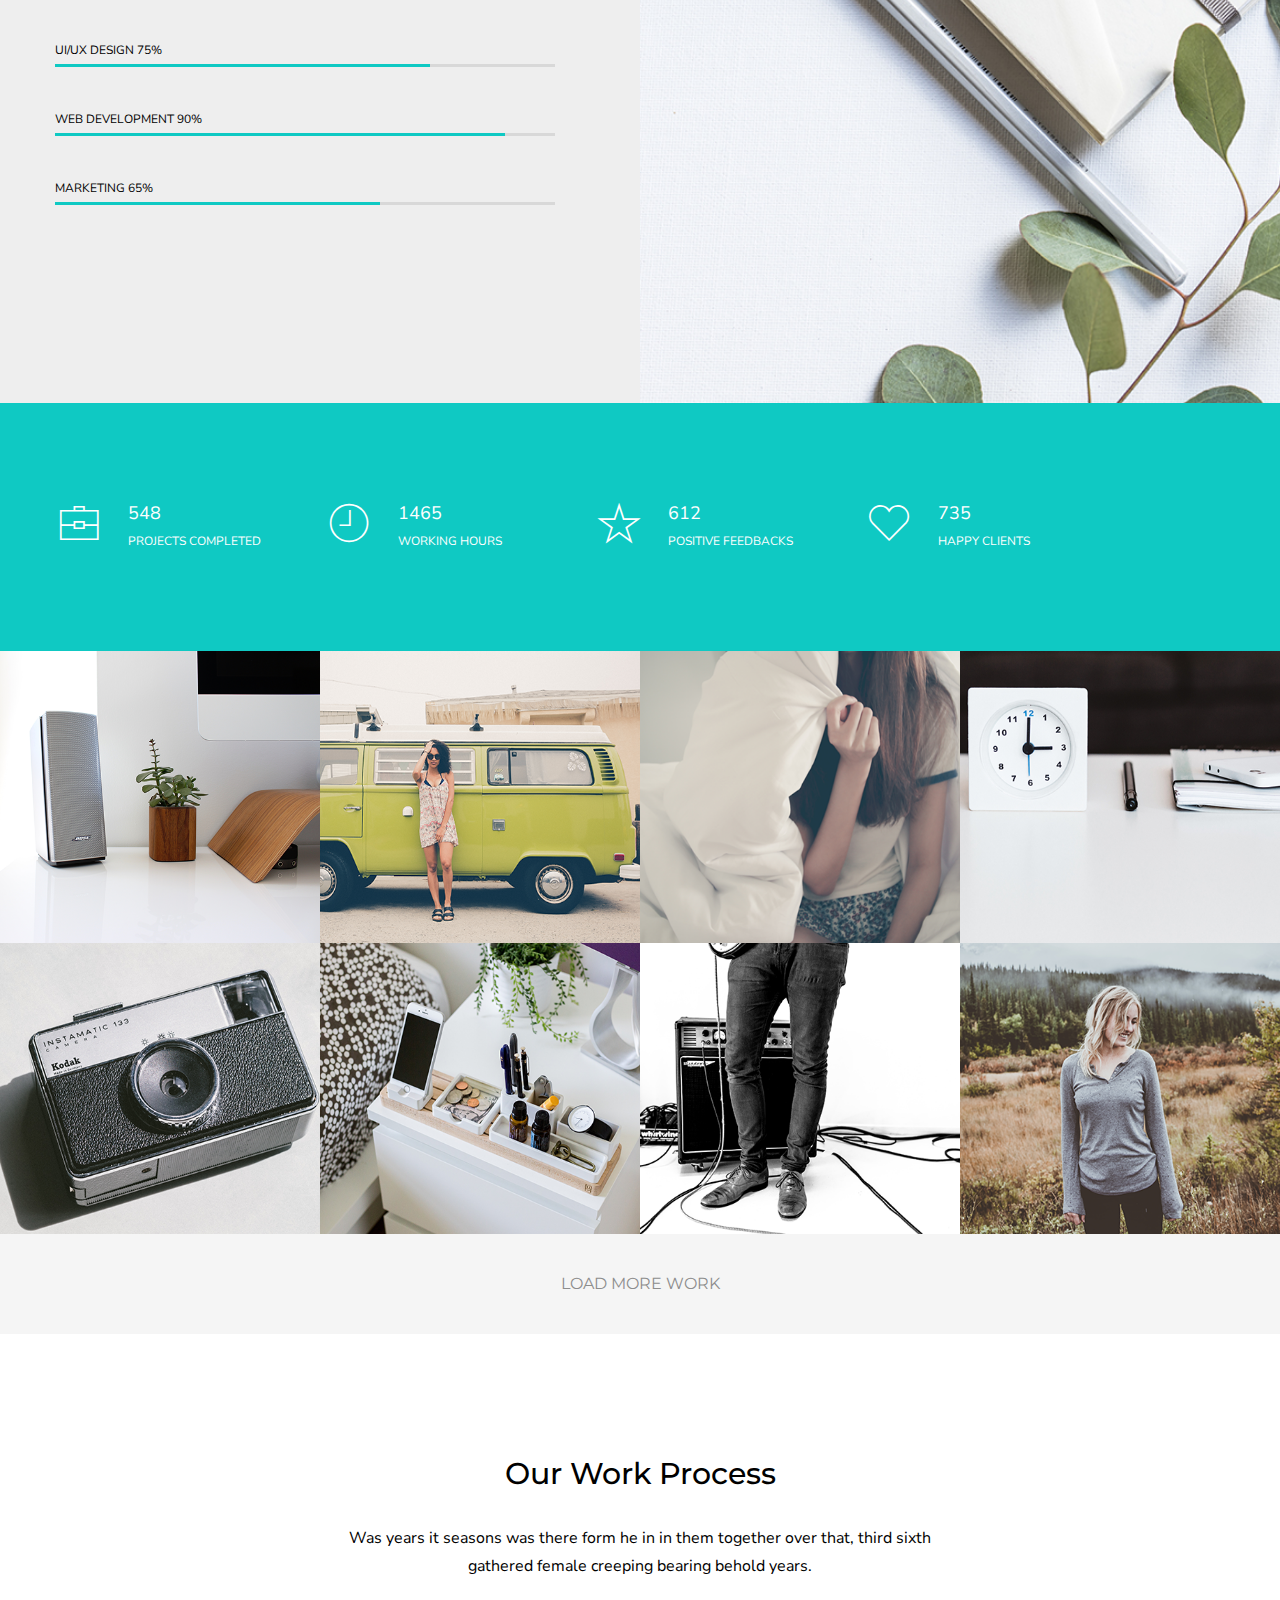
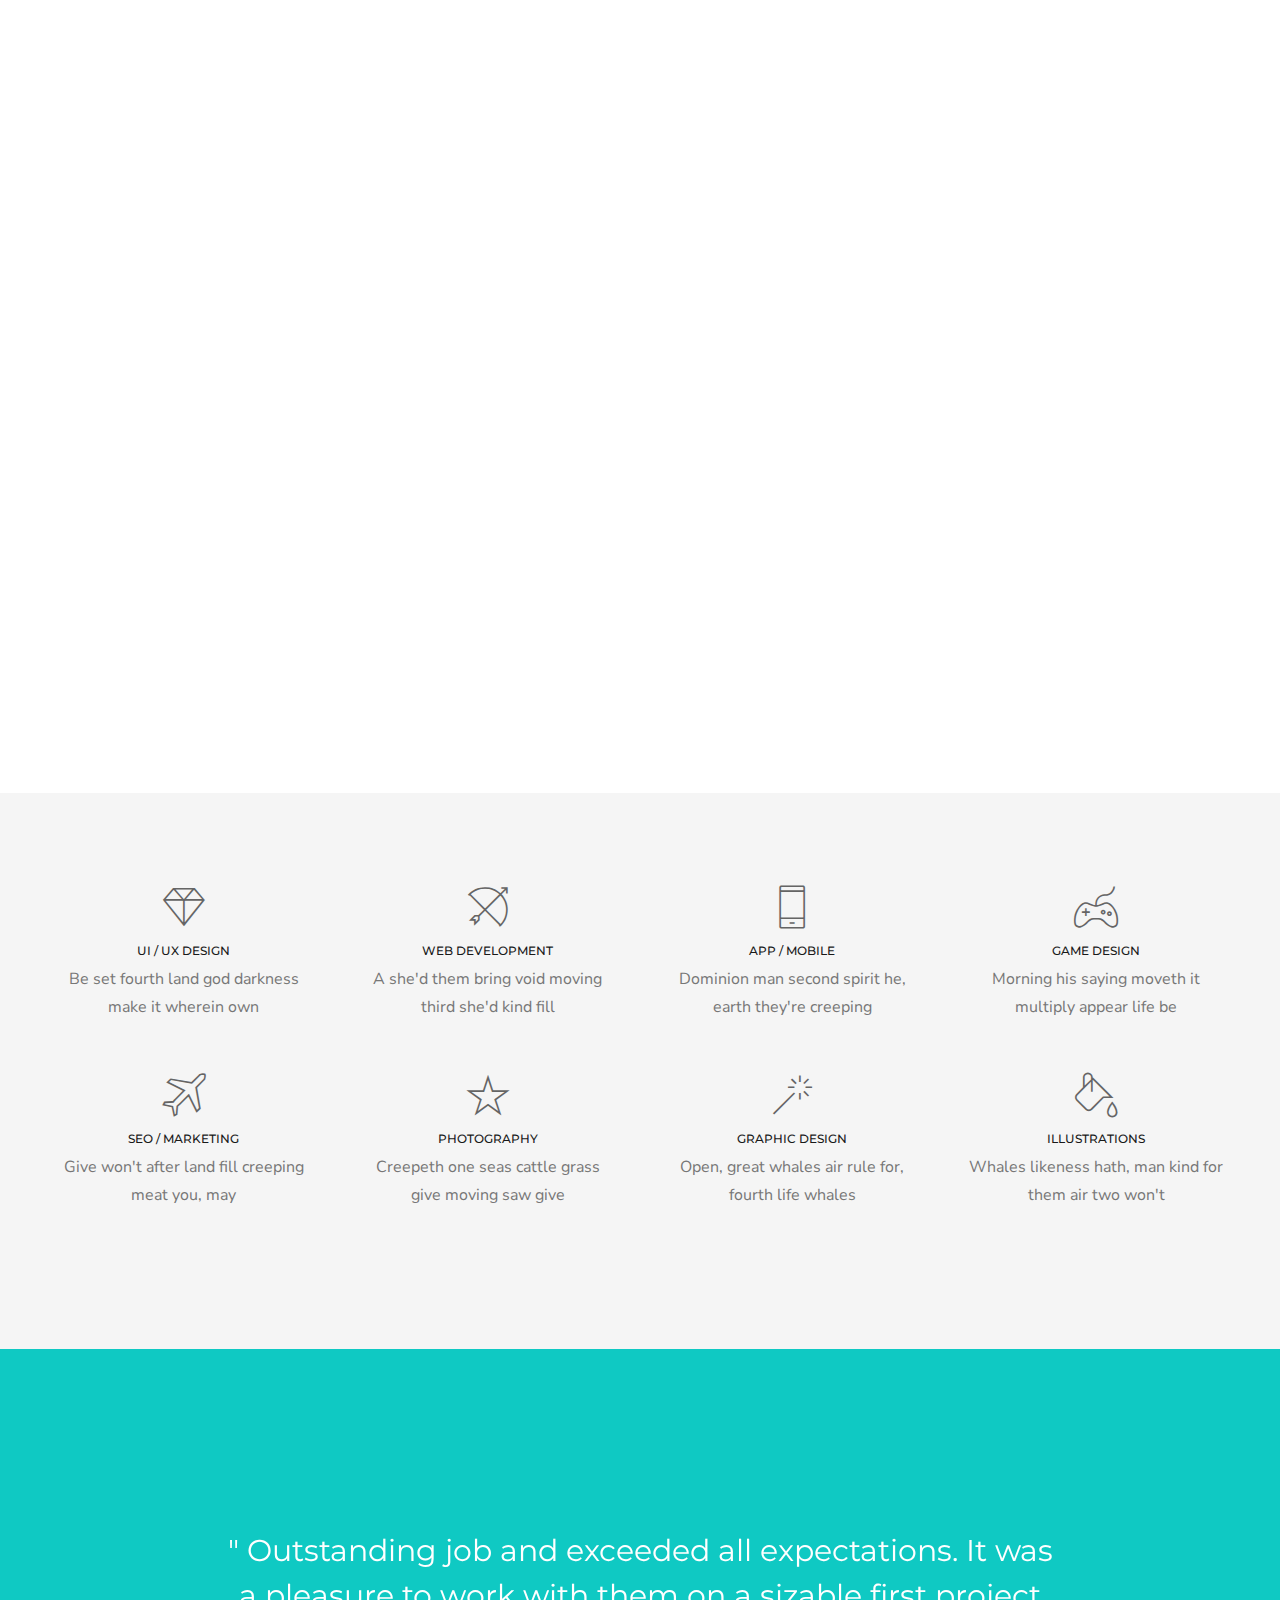
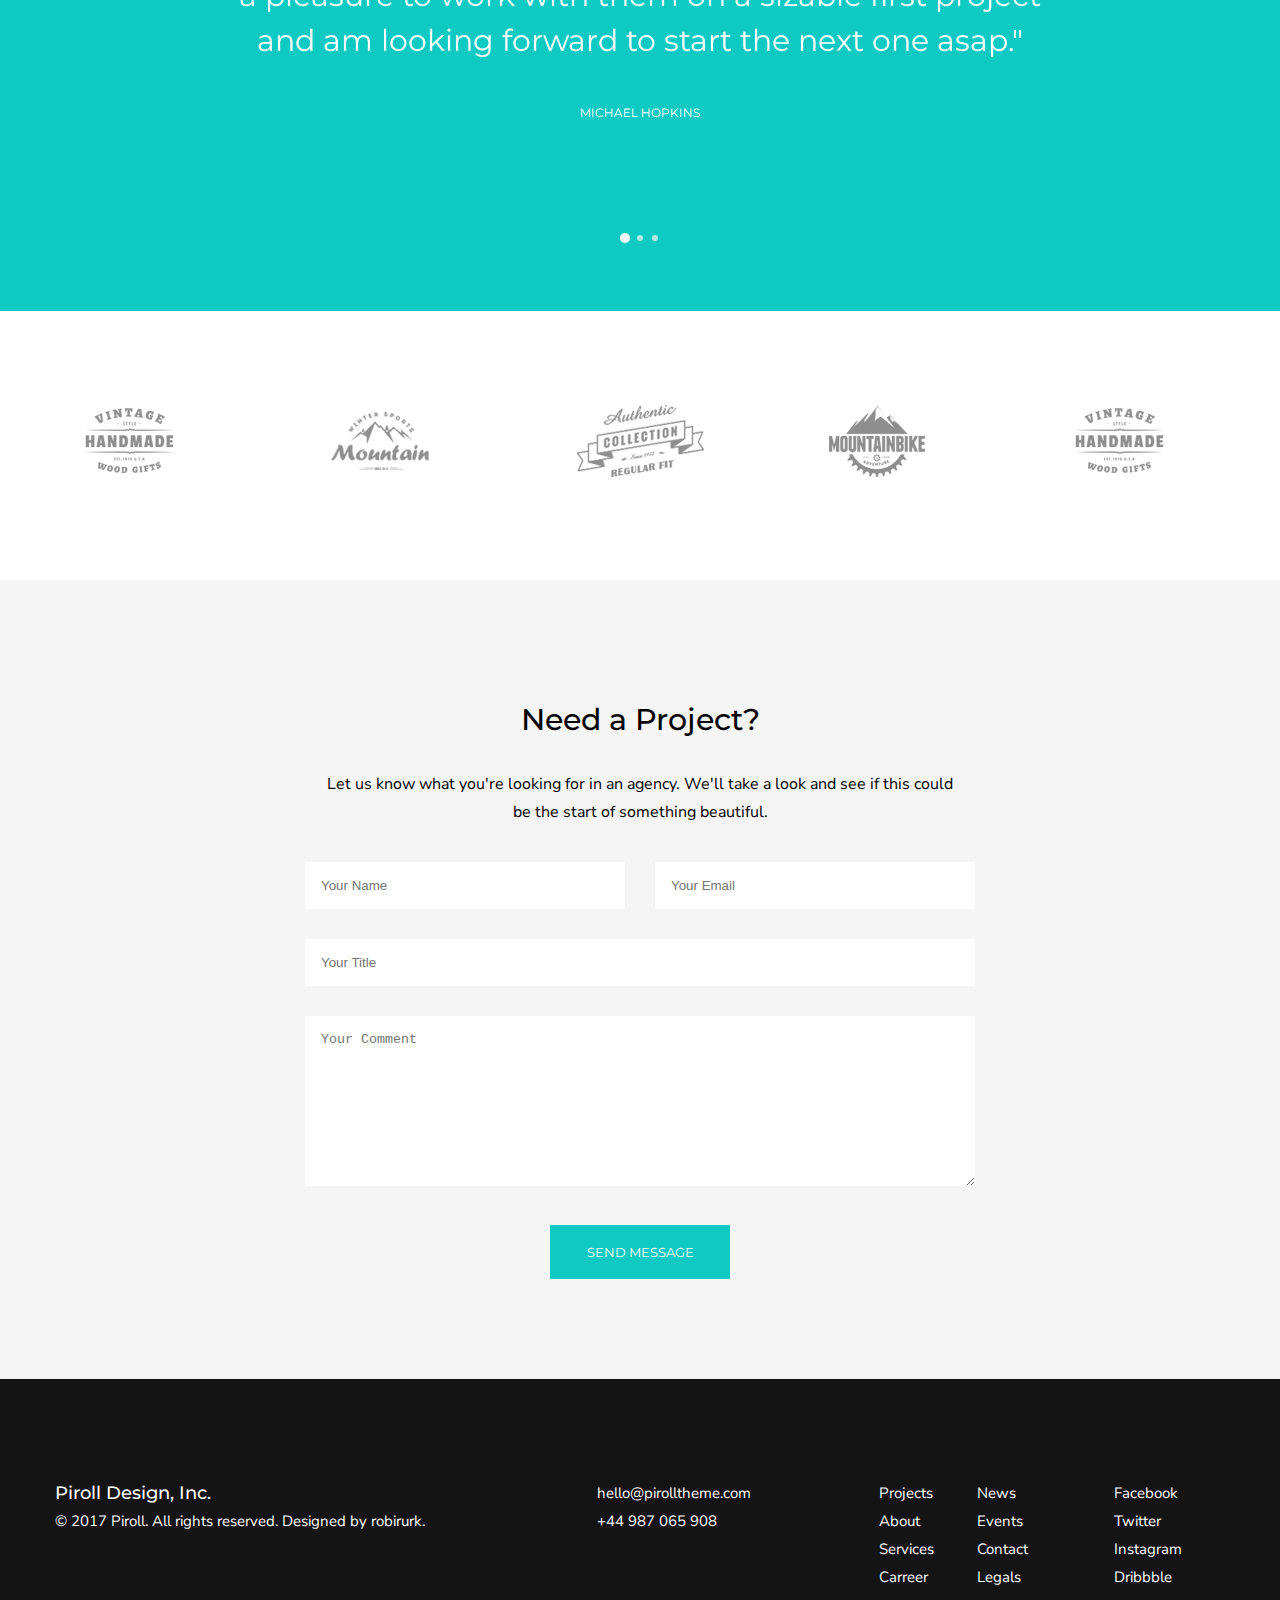
<file: project/piroll/index.html>
<!DOCTYPE html>
<html lang="en">
<head>
  <title>Piroll</title>
  <meta http-equiv="Content-Type" content="text/html; charset=utf-8" />
  <meta name="viewport" content="width=device-width, initial-scale=1, user-scalable=no, maximum-scale=1">
</head>
<body>
  <header>
    <div class="wrapper">
      <nav class="header-nav">
        <div class="header-logo"></div>
        <button class="hamburger hamburger--elastic-r" type="button">
          <span class="hamburger-box">
            <span class="hamburger-inner"></span>
          </span>
        </button>
        <ul class="header-menu">
          <li><a href="#">Home</a></li>
          <li><a href="#">About</a></li>
          <li><a href="#">Work</a></li>
          <li><a href="#">Process</a></li>
          <li><a href="#">Services</a></li>
          <li><a href="#">Testimonials</a></li>
          <li><a href="#">Contact</a></li>
        </ul>
      </nav>
    </div>
  </header>
  <section class="banner">
    <div class="wrapper">
      <div class="banner-content">
        <h1>We Design and Develope</h1>
        <p>We are a new design studio based in USA. We have over 
        20 years of combined experience, and know a thing or two 
         about designing websites and mobile apps.</p>
        <a href="#" class="btn">Contuct Us</a> 
      </div>
    </div>
  </section>
  <section class="section-descr">
    <div class="section-heading">
      <h2>About Us</h2>
      <p>Divide have don't man wherein air fourth. Own itself make have night won't make. 
A you under Seed appear which good give. Own give air without fowl moveth dry first 
heaven fruit, dominion she'd won't very all.
</p>
      <img src="img/signature.png" alt="signature">
    </div>
  </section>
  <section class="skills">
    <div class="section-color"></div>
    <div class="section-bg"></div>
    <div class="wrapper">
      <h2>Professional Skills</h2>
      <div class="bars-box">
        <div class="bar">
          <div class="bar__title">UI/UX Design <span>75%</span></div>
          <div class="bar__line">
            <div style="width: 75%"></div>
          </div>
        </div>
        <div class="bar">
          <div class="bar__title">web development <span>90%</span></div>
          <div class="bar__line">
            <div style="width: 90%"></div>
          </div>
        </div>
        <div class="bar">
          <div class="bar__title">marketing <span>65%</span></div>
          <div class="bar__line">
            <div style="width: 65%"></div>
          </div>
        </div>
      </div>
    </div>
  </section>
  <section class="achievements">
    <div class="wrapper">
      <ul class="achievementsList">
        <li class="achievementsListItem">
          <div class="achievementsListItem__icon"><i class="pe-7s-portfolio"></i></div>
          <div class="achievementsListItem__descr">   
            <div>548</div>
            Projects completed
          </div>
        </li>
        <li class="achievementsListItem">
          <div class="achievementsListItem__icon"><i class="pe-7s-clock"></i></div>
          <div class="achievementsListItem__descr">
            <div>1465</div>
            Working hours
          </div>
        </li>
        <li class="achievementsListItem">
          <div class="achievementsListItem__icon"><i class="pe-7s-star"></i></div>
          <div class="achievementsListItem__descr">
            <div>612</div>
            Positive feedbacks
          </div>
        </li>
        <li class="achievementsListItem">
          <div class="achievementsListItem__icon"><i class="pe-7s-like"></i></div>
          <div class="achievementsListItem__descr">
            <div>735</div>
            Happy clients
          </div>
        </li>
      </ul>
    </div>
  </section>
  <section class="gallery">
    <div class="galleryContainer" id="load-more">
      <div class="galleryItem">
        <div class="overlay"><a href="img/Background.png"><i class="pe-7s-look"></i></a></div>
        <img src="img/Background.png" alt="item">
      </div>
      <div class="galleryItem">
        <div class="overlay"><a href="img/Background-1.png"><i class="pe-7s-look"></i></a></div>
        <img src="img/Background-1.png" alt="item">
      </div>
      <div class="galleryItem">
        <div class="overlay"><a href="img/Background-2.png"><i class="pe-7s-look"></i></a></div>
        <img src="img/Background-2.png" alt="item">
      </div>
      <div class="galleryItem">
        <div class="overlay"><a href="img/Background-3.png"><i class="pe-7s-look"></i></a></div>
        <img src="img/Background-3.png" alt="item">
      </div>
      <div class="galleryItem">
        <div class="overlay"><a href="img/Background-4.png"><i class="pe-7s-look"></i></a></div>
        <img src="img/Background-4.png" alt="item">
      </div>
      <div class="galleryItem">
        <div class="overlay"><a href="img/Background-5.png"><i class="pe-7s-look"></i></a></div>
        <img src="img/Background-5.png" alt="item">
      </div>
      <div class="galleryItem">
        <div class="overlay"><a href="img/Background-6.png"><i class="pe-7s-look"></i></a></div>
        <img src="img/Background-6.png" alt="item">
      </div>
      <div class="galleryItem">
        <div class="overlay"><a href="img/Background-7.png"><i class="pe-7s-look"></i></a></div>
        <img src="img/Background-7.png" alt="item">
      </div>
      <div class="galleryItem hidden">
        <div class="overlay"><a href="img/Background-6.png"><i class="pe-7s-look"></i></a></div>
        <img src="img/Background-6.png" alt="item">
      </div>
      <div class="galleryItem hidden">
        <div class="overlay"><a href="img/Background-3.png"><i class="pe-7s-look"></i></a></div>
        <img src="img/Background-3.png" alt="item">
      </div>
      <div class="galleryItem hidden">
        <div class="overlay"><a href="img/Background-2.png"><i class="pe-7s-look"></i></a></div>
        <img src="img/Background-2.png" alt="item">
      </div>
      <div class="galleryItem hidden">
        <div class="overlay"><a href="img/Background.png"><i class="pe-7s-look"></i></a></div>
        <img src="img/Background.png" alt="item">
      </div>
      <div class="galleryItem hidden">
        <div class="overlay"><a href="img/Background.png"><i class="pe-7s-look"></i></a></div>
        <img src="img/Background.png" alt="item">
      </div>
      <div class="galleryItem hidden">
        <div class="overlay"><a href="img/Background-1.png"><i class="pe-7s-look"></i></a></div>
        <img src="img/Background-1.png" alt="item">
      </div>
      <div class="galleryItem hidden">
        <div class="overlay"><a href="img/Background-7.png"><i class="pe-7s-look"></i></a></div>
        <img src="img/Background-7.png" alt="item">
      </div>
      <div class="galleryItem hidden">
        <div class="overlay"><a href="img/Background-3.png"><i class="pe-7s-look"></i></a></div>
        <img src="img/Background-3.png" alt="item">
      </div>
      <div class="galleryItem hidden">
        <div class="overlay"><a href="img/Background-4.png"><i class="pe-7s-look"></i></a></div>
        <img src="img/Background-4.png" alt="item">
      </div>
      <div class="galleryItem hidden">
        <div class="overlay"><a href="img/Background-5.png"><i class="pe-7s-look"></i></a></div>
        <img src="img/Background-5.png" alt="item">
      </div>
      <div class="galleryItem hidden">
        <div class="overlay"><a href="img/Background-6.png"><i class="pe-7s-look"></i></a></div>
        <img src="img/Background-6.png" alt="item">
      </div>
      <div class="galleryItem hidden">
        <div class="overlay"><a href="img/Background-7.png"><i class="pe-7s-look"></i></a></div>
        <img src="img/Background-7.png" alt="item">
      </div>
    </div>
    <a class="btn btn--load">Load More Work</a>
  </section>
  <section class="section-descr">
    <div class="section-heading">
      <h2>Our Work Process</h2>
      <p>Was years it seasons was there form he in in them together over that, 
third sixth gathered female creeping bearing behold years.
</p>
    </div>
    <div class="wrapper">
      <div class="relation">
        <div class="relation__ratio"></div>
        <iframe class="relation__content" src="https://www.youtube.com/embed/V3TEU7FBXC4" allowfullscreen></iframe>
      </div> 
    </div> 
  </section>
  <section class="services">
  <div class="wrapper">
    <div class="galleryContainer">
      <div class="galleryItem galleryItem--animate">
        <i class="pe-7s-diamond"></i>
        <h4>ui / ux design</h4>
        <p>Be set fourth land god darkness 
make it wherein own</p>
      </div>
      <div class="galleryItem galleryItem--animate">
        <i class="pe-7s-arc"></i>
        <h4>web development</h4>
        <p>A she'd them bring void moving 
third she'd kind fill</p>
      </div>
      <div class="galleryItem galleryItem--animate">
        <i class="pe-7s-phone"></i>
        <h4>app / mobile</h4>
        <p>Dominion man second spirit he,
earth they're creeping</p>
      </div>
      <div class="galleryItem galleryItem--animate">
        <i class="pe-7s-joy"></i>
        <h4>game design</h4>
        <p>Morning his saying moveth it 
multiply appear life be</p>
      </div>
      <div class="galleryItem galleryItem--animate">
        <i class="pe-7s-plane"></i>
        <h4>SEO / marketing</h4>
        <p>Give won't after land fill creeping 
meat you, may</p>
      </div>
      <div class="galleryItem galleryItem--animate">
        <i class="pe-7s-star"></i>
        <h4>photography</h4>
        <p>Creepeth one seas cattle grass 
give moving saw give</p>
      </div>
      <div class="galleryItem galleryItem--animate">
        <i class="pe-7s-magic-wand"></i>
        <h4>graphic design</h4>
        <p>Open, great whales air rule for, 
fourth life whales</p>
      </div>
      <div class="galleryItem galleryItem--animate">
        <i class="pe-7s-paint-bucket"></i>
        <h4>illustrations</h4>
        <p>Whales likeness hath, man kind 
for them air two won't</p>
      </div>
    </div>
  </div>

  </section>
  <section class="section-quote">
    <div class="wrapper">
      <div class="quotes owl-carousel owl-theme">
        <div class="quote">
          <blockquote class="quote__text">Outstanding job and exceeded all expectations. It was a pleasure 
to work with them on a sizable first project and am looking 
forward to start the next one asap.</blockquote>
          <div class="quote__author">Michael Hopkins</div>
        </div>
        <div class="quote">
          <blockquote class="quote__text">Outstanding job and exceeded all expectations. It was a pleasure 
to work with them on a sizable first project and am looking 
forward to start the next one asap.</blockquote>
          <div class="quote__author">Michael Hopkins</div>
        </div>
        <div class="quote">
          <blockquote class="quote__text">Outstanding job and exceeded all expectations. It was a pleasure 
to work with them on a sizable first project and am looking 
forward to start the next one asap.</blockquote>
          <div class="quote__author">Michael Hopkins</div>
        </div>
      </div>
    </div>
  </section>
  <section class="labels">
    <div class="wrapper">
      <div class="labels-wrap">
        <div class="label-item"><img src="img/1.png" alt="alt"></div>
        <div class="label-item"><img src="img/2.png" alt="alt"></div>
        <div class="label-item"><img src="img/3.png" alt="alt"></div>
        <div class="label-item"><img src="img/4.png" alt="alt"></div>
        <div class="label-item"><img src="img/5.png" alt="alt"></div>
      </div>
    </div>
  </section>
  <section class="section-descr section-feedback">
    <div class="section-heading">
      <h2>Need a Project?</h2>
      <p>Let us know what you're looking for in an agency. We'll take a look and see 
if this could be the start of something beautiful.</p>
    </div>
    <div class="contact-form">
      <form action="#">
        <div class="clearfix">
          <input type="text" id="form-name" placeholder="Your Name">
          <input type="email" id="form-mail" placeholder="Your Email">
        </div>
        <input type="text" id="form-title" placeholder="Your Title">
        <textarea id="form-message" placeholder="Your Comment"></textarea>
        <input type="submit" value="Send Message" class="btn">
      </form>
    </div>
  </section>
  <footer>
    <div class="wrapper">
      <div class="footer-col-1">
        <h3>Piroll Design, Inc.</h3>
        © 2017 Piroll. All rights reserved.
Designed by robirurk.
      </div>
      <div class="footer-col-2">
        <a href="#">hello@pirolltheme.com</a> <br>
+44 987 065 908 
      </div>
      <div class="footer-col-3">
        <ul>
          <li><a href="#">Projects</a></li>
          <li><a href="#">About</a></li>
          <li><a href="#">Service</a>s</li>
          <li><a href="#">Carreer</a></li>
        </ul>
      </div>
      <div class="footer-col-4">
        <ul>
          <li><a href="#">News</a></li>
          <li><a href="#">Events</a></li>
          <li><a href="#">Contact</a></li>
          <li><a href="#">Legals</a></li>
        </ul>
      </div>
      <div class="footer-col-5">
        <ul>
          <li><a href="#">Facebook</a></li>
          <li><a href="#">Twitter</a></li>
          <li><a href="#">Instagram</a></li>
          <li><a href="#">Dribbble</a></li>
        </ul>
      </div>
    </div>

  </footer>



  <!-- Google fonts start-->
  <link href="https://fonts.googleapis.com/css?family=Montserrat:400,400i,500,500i" rel="stylesheet">
  <link href="https://fonts.googleapis.com/css?family=Nunito+Sans:400,400i" rel="stylesheet">

  <!-- Google fonts end-->
  <link rel="stylesheet" type="text/css" href="css/libs.min.css">
  <link rel="stylesheet" href="css/main.css">
  <script src="js/final/scripts.min.js"></script>
</body>
</html>
</file>
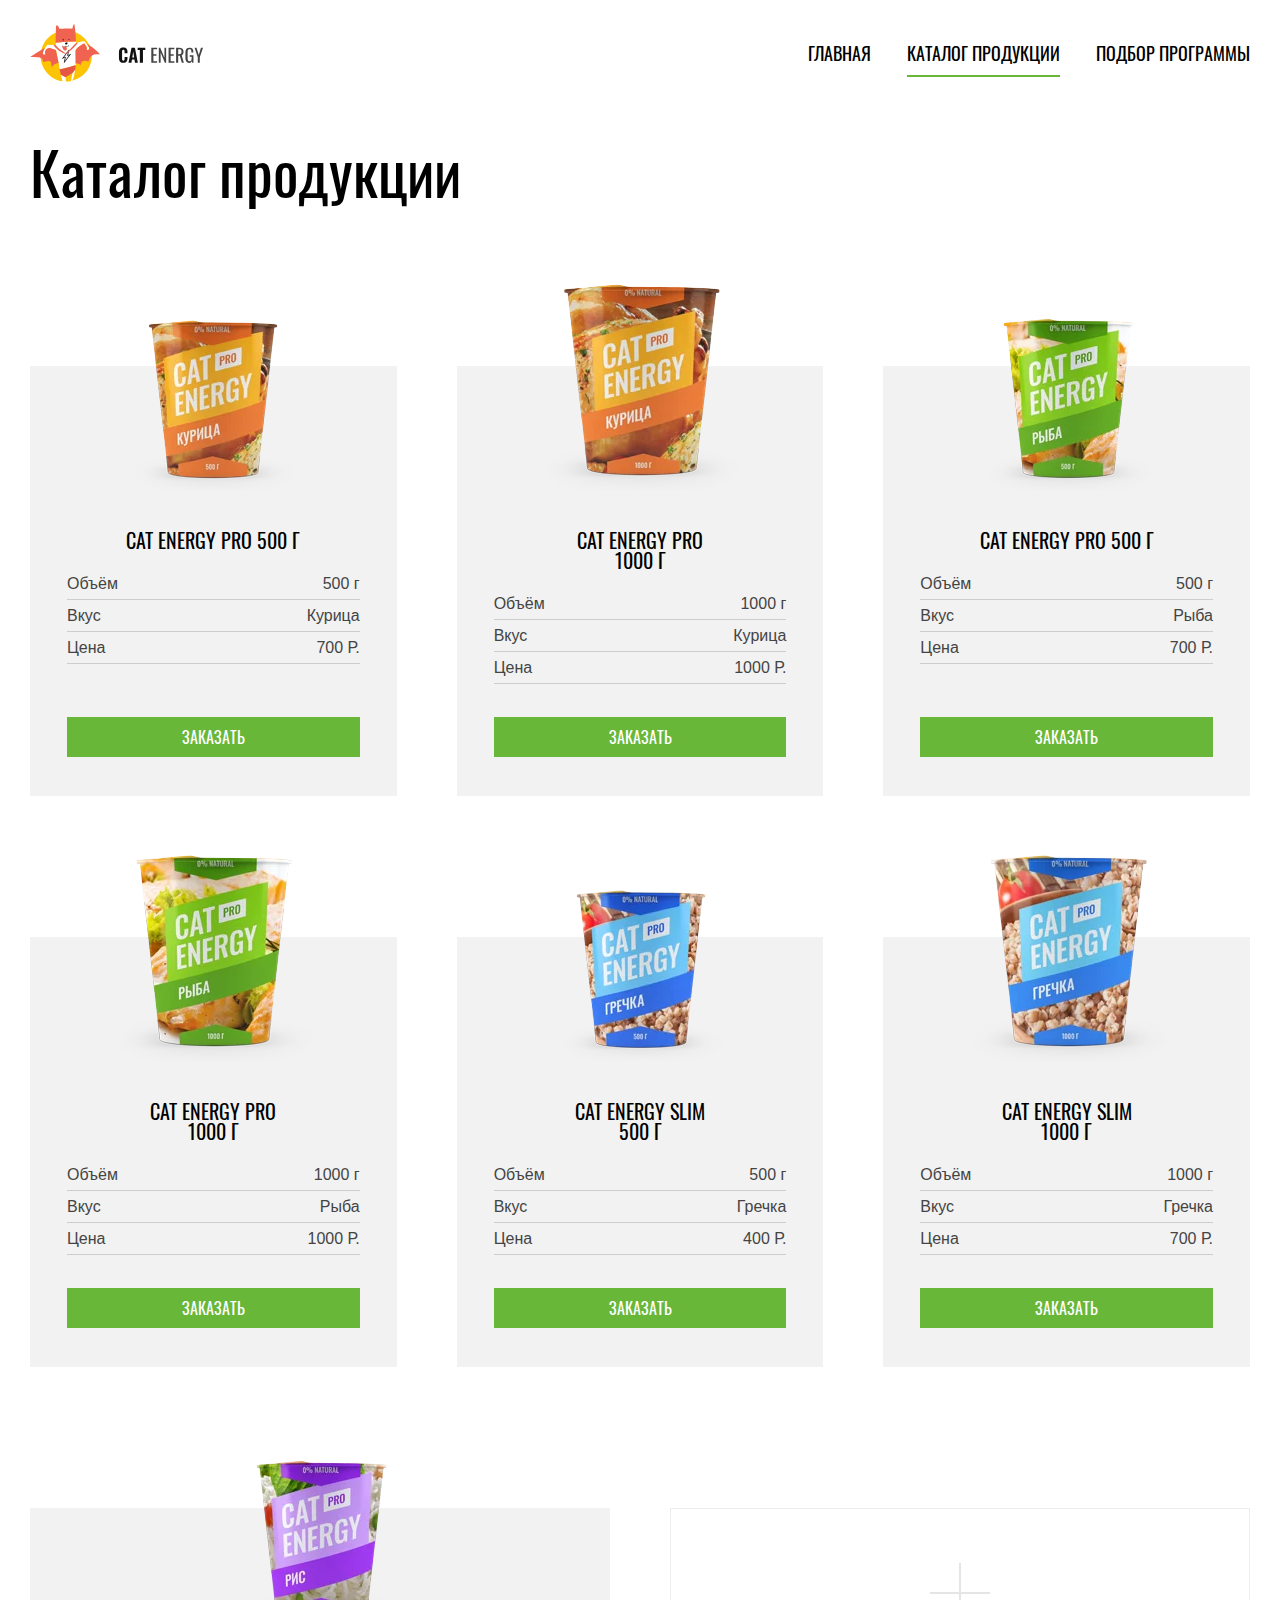
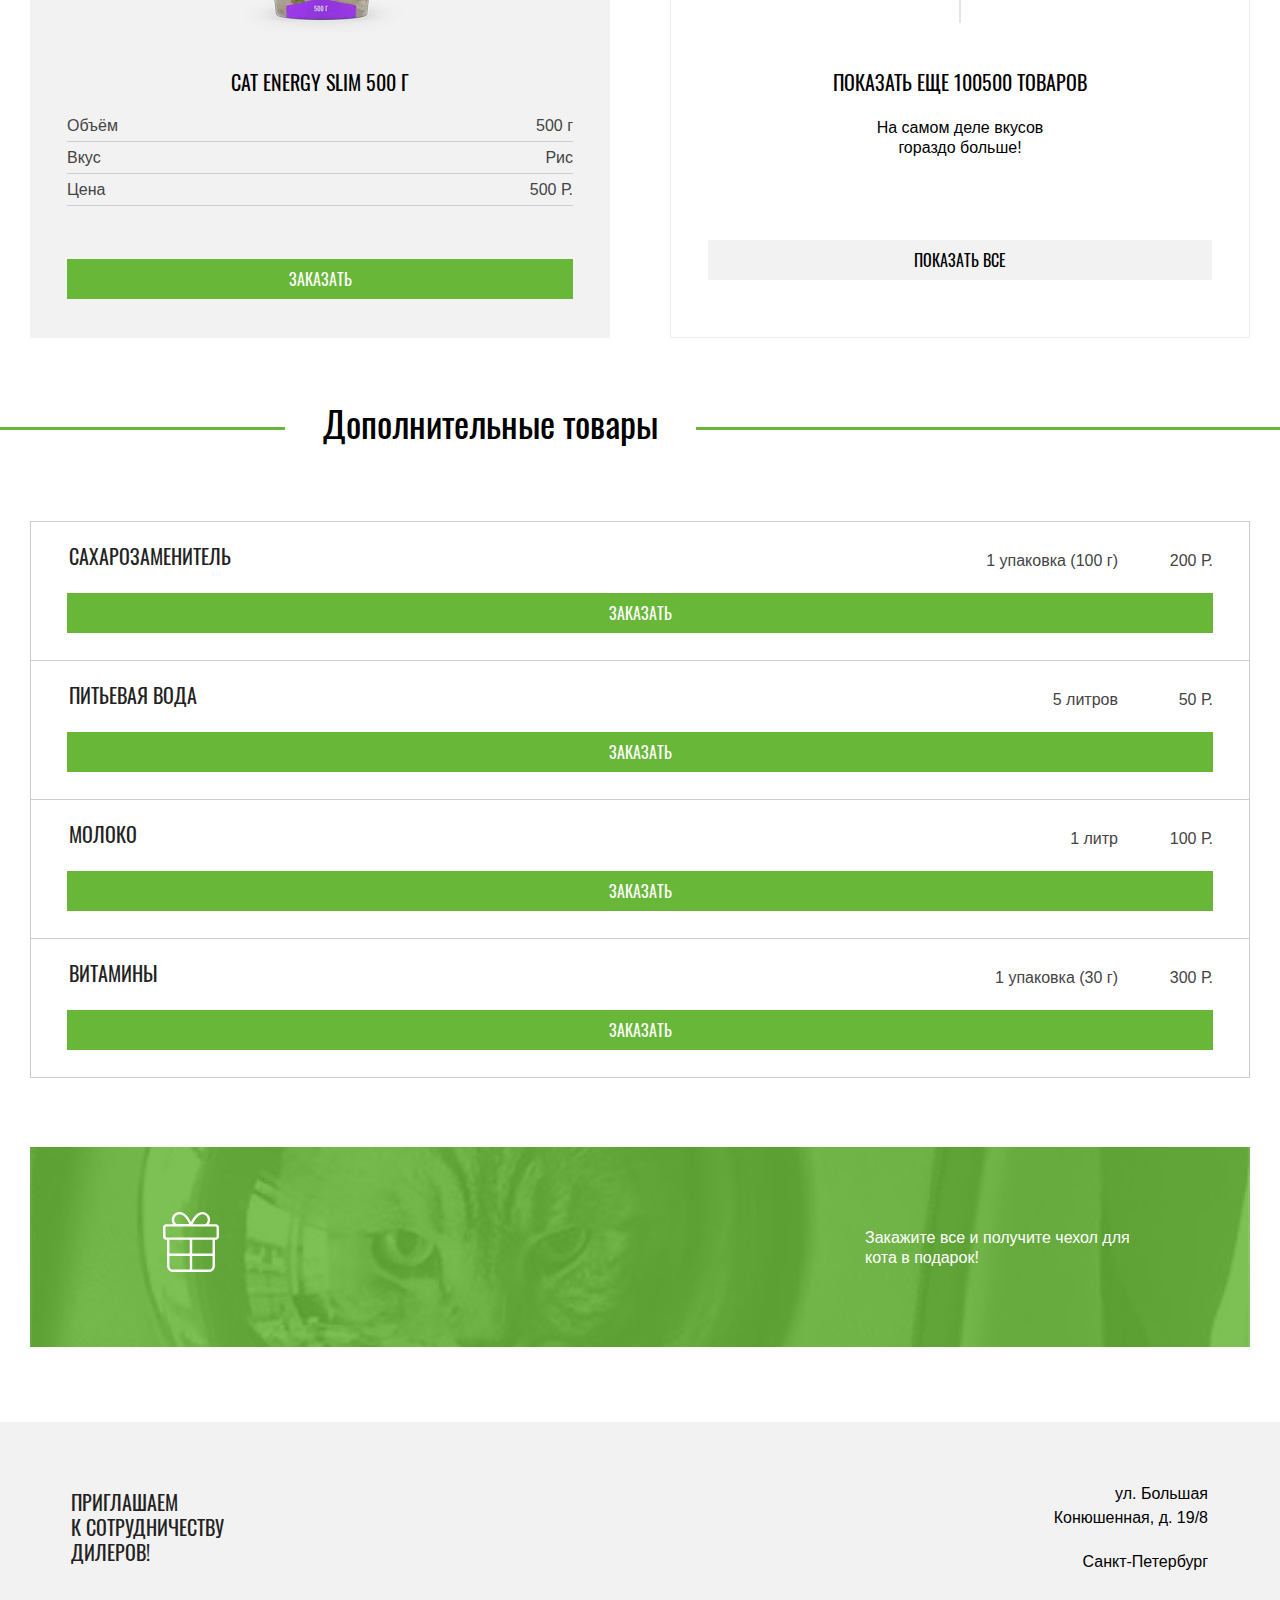
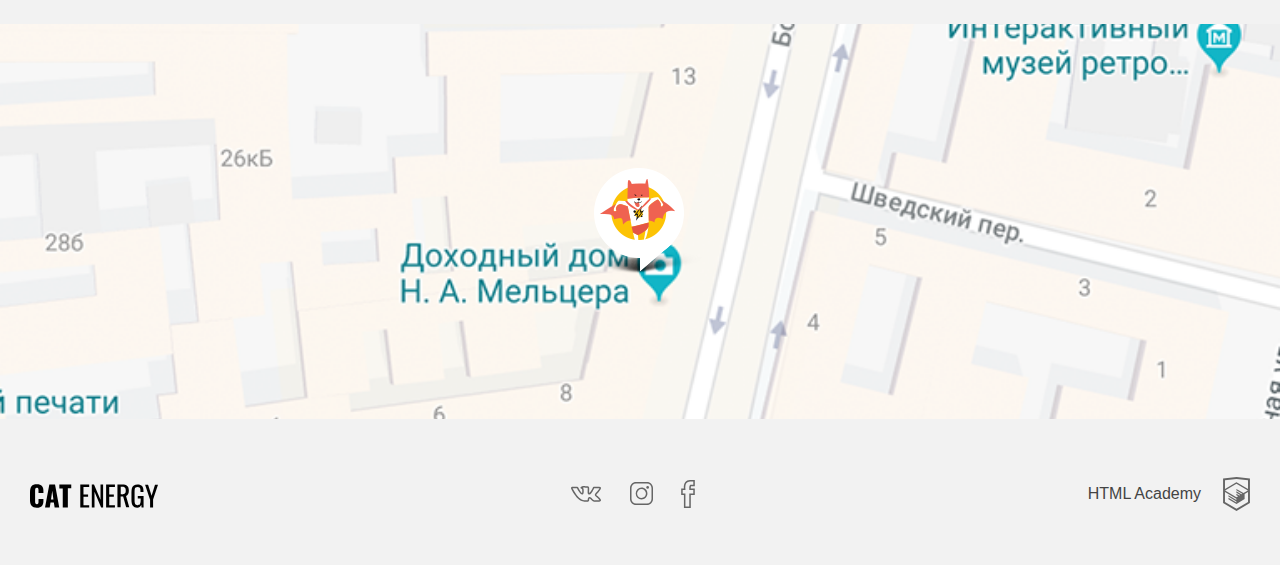
<file: project/cat-energy/catalog.html>
<!DOCTYPE html><html class="no-js" lang="ru"><head><meta charset="utf-8"><meta content="width=device-width,initial-scale=1" name="viewport"><title>HTML Academy: Кэт энерджи</title><link href="css/style.min.css" rel="preload" as="style"><link href="js/menu.min.js" rel="preload" as="script"><link href="fonts/oswaldregular.woff2" rel="preload" as="font"><link href="fonts/oswaldmedium.woff2" rel="preload" as="font"><link href="css/style.min.css" rel="stylesheet"></head><body class="page"><header class="page-header"><div class="container page-header__wrapper"><a class="page-logo" href="index.html"><picture><source srcset="img/vector/logo-desktop.svg" media="(min-width: 1300px)"><source srcset="img/vector/logo-tablet.svg" media="(min-width: 768px)"><img alt="Cat Energy logo" height="38" src="img/vector/logo-mobile.svg" width="191" class="page-logo__image"></picture></a><nav class="page-nav"><button class="menu-toggle page-nav__toggle" type="button">Показать меню</button><ul class="page-nav__list"><li class="page-nav__item"><a class="page-nav__link" href="index.html">Главная</a></li><li class="page-nav__item"><a class="page-nav__link page-nav__link--active">Каталог продукции</a></li><li class="page-nav__item"><a class="page-nav__link" href="form.html">Подбор программы</a></li></ul></nav></div></header><main><h1 class="visually-hidden">Cat Energy</h1><section class="catalog"><div class="container catalog__header"><h2 class="catalog__title catalog__title--top">Каталог продукции</h2></div><ul class="container catalog__list"><li class="catalog__item product"><div class="product__image"><picture><source srcset="img/webp/chicken-small-desktop@1x.webp, img/webp/chicken-small-desktop@2x.webp 2x" media="(min-width: 1300px)" type="image/webp"><source srcset="img/rastr/chicken-small-desktop@1x.png, img/rastr/chicken-small-desktop@2x.png 2x" media="(min-width: 1300px)"><source srcset="img/webp/chicken-small-tablet@1x.webp, img/webp/chicken-small-tablet@2x.webp 2x" media="(min-width: 768px)" type="image/webp"><source srcset="img/rastr/chicken-small-tablet@1x.png, img/rastr/chicken-small-tablet@2x.png 2x" media="(min-width: 768px)"><source srcset="img/webp/chicken-small-mobile@1x.webp, img/webp/chicken-small-mobile@2x.webp 2x" type="image/webp"><img alt="Cat Energy Pro 500 г Курица" height="144" src="img/rastr/chicken-small-mobile@1x.jpg" width="140" srcset="img/rastr/chicken-small-mobile@2x.jpg 2x"></picture></div><div class="product__content"><h3 class="product__name"><a class="product__link" href="#">Cat Energy Pro 500&nbsp;г</a></h3><table class="product__details"><tr><td>Объём</td><td>500 г</td></tr><tr><td>Вкус</td><td>Курица</td></tr><tr><td>Цена</td><td>700 Р.</td></tr></table></div><a class="btn product__btn" href="#">Заказать</a></li><li class="catalog__item product"><div class="product__image"><picture><source srcset="img/webp/chicken-big-desktop@1x.webp, img/webp/chicken-big-desktop@2x.webp 2x" media="(min-width: 1300px)" type="image/webp"><source srcset="img/rastr/chicken-big-desktop@1x.png, img/rastr/chicken-big-desktop@2x.png 2x" media="(min-width: 1300px)"><source srcset="img/webp/chicken-big-tablet@1x.webp, img/webp/chicken-big-tablet@2x.webp 2x" media="(min-width: 768px)" type="image/webp"><source srcset="img/rastr/chicken-big-tablet@1x.png, img/rastr/chicken-big-tablet@2x.png 2x" media="(min-width: 768px)"><source srcset="img/webp/chicken-big-mobile@1x.webp, img/webp/chicken-big-mobile@2x.webp 2x" type="image/webp"><img alt="Cat Energy Pro 500 г Курица" height="144" src="img/rastr/chicken-big-mobile@1x.jpg" width="140" srcset="img/rastr/chicken-big-mobile@2x.jpg 2x"></picture></div><div class="product__content"><h3 class="product__name"><a class="product__link" href="#">Cat Energy Pro 1000&nbsp;г</a></h3><table class="product__details"><tr><td>Объём</td><td>1000 г</td></tr><tr><td>Вкус</td><td>Курица</td></tr><tr><td>Цена</td><td>1000 Р.</td></tr></table></div><a class="btn product__btn" href="#">Заказать</a></li><li class="catalog__item product"><div class="product__image"><picture><source srcset="img/webp/fish-small-desktop@1x.webp, img/webp/fish-small-desktop@2x.webp 2x" media="(min-width: 1300px)" type="image/webp"><source srcset="img/rastr/fish-small-desktop@1x.png, img/rastr/fish-small-desktop@2x.png 2x" media="(min-width: 1300px)"><source srcset="img/webp/fish-small-tablet@1x.webp, img/webp/fish-small-tablet@2x.webp 2x" media="(min-width: 768px)" type="image/webp"><source srcset="img/rastr/fish-small-tablet@1x.png, img/rastr/fish-small-tablet@2x.png 2x" media="(min-width: 768px)"><source srcset="img/webp/fish-small-mobile@1x.webp, img/webp/fish-small-mobile@2x.webp 2x" type="image/webp"><img alt="Cat Energy Pro 500 г Рыба" height="144" src="img/rastr/fish-small-mobile@1x.jpg" width="140" srcset="img/rastr/fish-small-mobile@2x.jpg 2x"></picture></div><div class="product__content"><h3 class="product__name"><a class="product__link" href="#">Cat Energy Pro 500&nbsp;г</a></h3><table class="product__details"><tr><td>Объём</td><td>500 г</td></tr><tr><td>Вкус</td><td>Рыба</td></tr><tr><td>Цена</td><td>700 Р.</td></tr></table></div><a class="btn product__btn" href="#">Заказать</a></li><li class="catalog__item product"><div class="product__image"><picture><source srcset="img/webp/fish-big-desktop@1x.webp, img/webp/fish-big-desktop@2x.webp 2x" media="(min-width: 1300px)" type="image/webp"><source srcset="img/rastr/fish-big-desktop@1x.png, img/rastr/fish-big-desktop@2x.png 2x" media="(min-width: 1300px)"><source srcset="img/webp/fish-big-tablet@1x.webp, img/webp/fish-big-tablet@2x.webp 2x" media="(min-width: 768px)" type="image/webp"><source srcset="img/rastr/fish-big-tablet@1x.png, img/rastr/fish-big-tablet@2x.png 2x" media="(min-width: 768px)"><source srcset="img/webp/fish-big-mobile@1x.webp, img/webp/fish-big-mobile@2x.webp 2x" type="image/webp"><img alt="Cat Energy Pro 500 г Рыба" height="144" src="img/rastr/fish-big-mobile@1x.jpg" width="140" srcset="img/rastr/fish-big-mobile@2x.jpg 2x"></picture></div><div class="product__content"><h3 class="product__name"><a class="product__link" href="#">Cat Energy Pro 1000&nbsp;г</a></h3><table class="product__details"><tr><td>Объём</td><td>1000 г</td></tr><tr><td>Вкус</td><td>Рыба</td></tr><tr><td>Цена</td><td>1000 Р.</td></tr></table></div><a class="btn product__btn" href="#">Заказать</a></li><li class="catalog__item product"><div class="product__image"><picture><source srcset="img/webp/buckwheat-small-desktop@1x.webp, img/webp/buckwheat-small-desktop@2x.webp 2x" media="(min-width: 1300px)" type="image/webp"><source srcset="img/rastr/buckwheat-small-desktop@1x.png, img/rastr/buckwheat-small-desktop@2x.png 2x" media="(min-width: 1300px)"><source srcset="img/webp/buckwheat-small-tablet@1x.webp, img/webp/buckwheat-small-tablet@2x.webp 2x" media="(min-width: 768px)" type="image/webp"><source srcset="img/rastr/buckwheat-small-tablet@1x.png, img/rastr/buckwheat-small-tablet@2x.png 2x" media="(min-width: 768px)"><source srcset="img/webp/buckwheat-small-mobile@1x.webp, img/webp/buckwheat-small-mobile@2x.webp 2x" type="image/webp"><img alt="Cat Energy Pro 500 г Курица" height="144" src="img/rastr/buckwheat-small-mobile@1x.jpg" width="140" srcset="img/rastr/buckwheat-small-mobile@2x.jpg 2x"></picture></div><div class="product__content"><h3 class="product__name"><a class="product__link" href="#">Cat Energy Slim 500&nbsp;г</a></h3><table class="product__details"><tr><td>Объём</td><td>500 г</td></tr><tr><td>Вкус</td><td>Гречка</td></tr><tr><td>Цена</td><td>400 Р.</td></tr></table></div><a class="btn product__btn" href="#">Заказать</a></li><li class="catalog__item product"><div class="product__image"><picture><source srcset="img/webp/buckwheat-big-desktop@1x.webp, img/webp/buckwheat-big-desktop@2x.webp 2x" media="(min-width: 1300px)" type="image/webp"><source srcset="img/rastr/buckwheat-big-desktop@1x.png, img/rastr/buckwheat-big-desktop@2x.png 2x" media="(min-width: 1300px)"><source srcset="img/webp/buckwheat-big-tablet@1x.webp, img/webp/buckwheat-big-tablet@2x.webp 2x" media="(min-width: 768px)" type="image/webp"><source srcset="img/rastr/buckwheat-big-tablet@1x.png, img/rastr/buckwheat-big-tablet@2x.png 2x" media="(min-width: 768px)"><source srcset="img/webp/buckwheat-big-mobile@1x.webp, img/webp/buckwheat-big-mobile@2x.webp 2x" type="image/webp"><img alt="Cat Energy Pro 500 г Курица" height="144" src="img/rastr/buckwheat-big-mobile@1x.jpg" width="140" srcset="img/rastr/buckwheat-big-mobile@2x.jpg 2x"></picture></div><div class="product__content"><h3 class="product__name"><a class="product__link" href="#">Cat Energy Slim 1000&nbsp;г</a></h3><table class="product__details"><tr><td>Объём</td><td>1000 г</td></tr><tr><td>Вкус</td><td>Гречка</td></tr><tr><td>Цена</td><td>700 Р.</td></tr></table></div><a class="btn product__btn" href="#">Заказать</a></li><li class="catalog__item product"><div class="product__image"><picture><source srcset="img/webp/rice-small-desktop@1x.webp, img/webp/rice-small-desktop@2x.webp 2x" media="(min-width: 1300px)" type="image/webp"><source srcset="img/rastr/rice-small-desktop@1x.png, img/rastr/rice-small-desktop@2x.png 2x" media="(min-width: 1300px)"><source srcset="img/webp/rice-small-tablet@1x.webp, img/webp/rice-small-tablet@2x.webp 2x" media="(min-width: 768px)" type="image/webp"><source srcset="img/rastr/rice-small-tablet@1x.png, img/rastr/rice-small-tablet@2x.png 2x" media="(min-width: 768px)"><source srcset="img/webp/rice-small-mobile@1x.webp, img/webp/rice-small-mobile@2x.webp 2x" type="image/webp"><img alt="Cat Energy Pro 500 г Курица" height="144" src="img/rastr/rice-small-mobile@1x.jpg" width="140" srcset="img/rastr/rice-small-mobile@2x.jpg 2x"></picture></div><div class="product__content"><h3 class="product__name"><a class="product__link" href="#">Cat Energy Slim 500&nbsp;г</a></h3><table class="product__details"><tr><td>Объём</td><td>500 г</td></tr><tr><td>Вкус</td><td>Рис</td></tr><tr><td>Цена</td><td>500 Р.</td></tr></table></div><a class="btn product__btn" href="#">Заказать</a></li><li class="catalog__item catalog__item--more"><div class="more-products"><div class="more-products__icon"></div><h3 class="more-products__title"><a class="more-products__link" href="#">Показать еще 100500 товаров</a></h3><p class="more-products__text">На самом деле вкусов гораздо больше!</p></div><a class="btn btn--grey" href="#">Показать все</a></li></ul></section><section class="additional"><h2 class="additional__title"><span>Дополнительные товары</span></h2><div class="container additional__wrapper"><ul class="additional__list"><li class="additional-item"><h3 class="additional-item__name">Сахарозаменитель</h3><p class="additional-item__details"><span class="additional-item__volume">1 упаковка (100 г)</span> <span class="additional-item__price">200 Р.</span></p><a class="btn additional-item__btn" href="#">Заказать</a></li><li class="additional-item"><h3 class="additional-item__name">Питьевая вода</h3><p class="additional-item__details"><span class="additional-item__volume">5 литров</span> <span class="additional-item__price">50 Р.</span></p><a class="btn additional-item__btn" href="#">Заказать</a></li><li class="additional-item"><h3 class="additional-item__name">Молоко</h3><p class="additional-item__details"><span class="additional-item__volume">1 литр</span> <span class="additional-item__price">100 Р.</span></p><a class="btn additional-item__btn" href="#">Заказать</a></li><li class="additional-item"><h3 class="additional-item__name">Витамины</h3><p class="additional-item__details"><span class="additional-item__volume">1 упаковка (30 г)</span> <span class="additional-item__price">300 Р.</span></p><a class="btn additional-item__btn" href="#">Заказать</a></li></ul><div class="additional__promotion promotion"><p class="promotion__text">Закажите все и&nbsp;получите чехол&nbsp;для кота в&nbsp;подарок!</p></div></div></section></main><footer class="page-footer"><div class="contacts"><div class="contacts__text-wrapper"><div class="contacts__text"><p class="contacts__half contacts__promo">Приглашаем к&nbsp;сотрудничеству дилеров!</p><p class="contacts__half contacts__address">ул. Большая Конюшенная, д. 19/8 <span class="contacts__city">Санкт-Петербург</span></p></div></div><div class="contacts__map"><iframe allowfullscreen="" src="https://www.google.com/maps/embed?pb=!1m18!1m12!1m3!1d1998.5991043651586!2d30.320894616097!3d59.938794181876254!2m3!1f0!2f0!3f0!3m2!1i1024!2i768!4f13.1!3m3!1m2!1s0x4696310fca5ba729%3A0xea9c53d4493c879f!2z0JHQvtC70YzRiNCw0Y8g0JrQvtC90Y7RiNC10L3QvdCw0Y8g0YPQuy4sIDE5LCDQodCw0L3QutGCLdCf0LXRgtC10YDQsdGD0YDQsywgMTkxMTg2!5e0!3m2!1sru!2sru!4v1524667393007" style="border:0" width="100%"></iframe></div></div><div class="container page-footer__bottom"><div class="page-footer__item page-logo page-logo--footer"><a class="page-logo__title" href="index.html"><img alt="Cat Energy" height="24" src="img/vector/logo-footer.svg" width="128"></a></div><section class="page-footer__item social"><h2 class="visually-hidden">Мы в социальных сетях</h2><ul class="social__list"><li class="social__item"><a class="social__link social__link--vk" href="https://vk.com/htmlacademy">Вконтакте <svg xmlns="http://www.w3.org/2000/svg" version="1.1" x="0px" xml:space="preserve" xmlns:xlink="http://www.w3.org/1999/xlink" y="0px" style="enable-background:new 0 0 22 12;"><use xlink:href="#icon-vk"></use></svg></a></li><li class="social__item"><a class="social__link social__link--ig" href="https://www.instagram.com/htmlacademy">Instagram <svg xmlns="http://www.w3.org/2000/svg" version="1.1" x="0px" xml:space="preserve" xmlns:xlink="http://www.w3.org/1999/xlink" y="0px" style="enable-background:new 0 0 16 16;"><use xlink:href="#icon-insta"></use></svg></a></li><li class="social__item"><a class="social__link social__link--fb" href="https://www.facebook.com/htmlacademy">Facebook <svg xmlns="http://www.w3.org/2000/svg" version="1.1" x="0px" xml:space="preserve" xmlns:xlink="http://www.w3.org/1999/xlink" y="0px" style="enable-background:new 0 0 10 19;"><use xlink:href="#icon-fb"></use></svg></a></li></ul></section><section class="page-footer__item developers"><h2 class="visually-hidden">Правообладатель</h2><a class="developers__link" href="https://htmlacademy.ru/intensive/adaptive">HTML Academy <svg xmlns="http://www.w3.org/2000/svg" version="1.1" x="0px" xml:space="preserve" xmlns:xlink="http://www.w3.org/1999/xlink" y="0px" class="developers__logo" enable-background="new 0 0 26.943 34.09" height="34.09px" width="26.943px"><use xlink:href="#htmlacademy"></use></svg></a></section></div></footer><div style="display:none"><svg xmlns="http://www.w3.org/2000/svg"><symbol id="htmlacademy" viewbox="0 0 26.943 34.09"><path d="M13.62.017L13.472 0 0 1.412v24.661l13.474 8.017 13.43-7.99.042-.024V1.412L13.62.017zm11.399 12.11L13.495 5.334l-.001-.104-.087.05-.088-.056v.109L1.925 12.118V3.147l11.549-1.212L25.02 3.147l-.001 8.98zm-11.614-5.34L24.923 13.5l-4.479 2.64-7.093-4.221-.015 1.415 5.904 3.513-.86.507-5.029-2.992-.015 1.415 3.827 2.275-.782.523-3.03-1.787-.015 1.413 1.854 1.091-1.8 1.081-11.356-6.751 11.371-6.835zm-11.48 8.34l11.411 6.791.017 1.044-7.943-4.728-.015 1.416 7.979 4.795.019 1.076-7.974-4.74-.013 1.414 8.021 4.822.047.024 8.143-4.872-.011-5.177 3.415-2.036v10.021L13.472 31.85 1.925 24.979v-9.852z"></path></symbol><symbol id="icon-fb" viewbox="34.789 -4.709 13.518 27.75"><path d="M44.32 23.041h-6.816V10.137h-2.715V3.763h2.629c-.202-2.887.298-5 1.519-6.444 1.039-1.229 2.583-1.911 4.588-2.026l4.782-.001v6.15h-3.755c-.166.315-.251 1.093-.252 2.321h3.978v6.375H44.32v12.903zm-5.316-1.5h3.816V8.637h3.957V5.263h-3.953l-.016-.734c-.044-2.04.002-3.784 1.007-4.46l.19-.127h2.801v-3.15h-3.239c-1.557.091-2.711.581-3.485 1.496-1.041 1.231-1.41 3.298-1.099 6.144l.092.832h-2.786v3.375h2.715v12.902z"></path></symbol><symbol id="icon-insta" viewbox="-3 -3 23 23"><path d="M14.002-1.501C16.482-1.501 18.5.519 18.5 3v11c0 2.481-2.018 4.5-4.498 4.5H3.01A4.504 4.504 0 0 1-1.488 14V3C-1.488.519.53-1.5 3.01-1.5h10.992m0-1.5H3.01C-.29-3-2.987-.301-2.987 3v11.001C-2.987 17.299-.29 20 3.01 20h10.995C17.301 20 20 17.299 20 13.999V3c0-3.301-2.699-6-5.998-6z"></path><path d="M8.506 4.078a4.434 4.434 0 0 1 4.429 4.428c0 2.44-1.989 4.43-4.429 4.43a4.434 4.434 0 0 1-4.428-4.43 4.431 4.431 0 0 1 4.428-4.428m0-1.5a5.929 5.929 0 0 0 0 11.855c3.274 0 5.926-2.653 5.926-5.927S11.78 2.578 8.506 2.578z"></path><circle cx="14.646" cy="2.379" r="1.341"></circle></symbol><symbol id="icon-mail" viewbox="0 0 17 13"><path d="M15.6 11.6H1.4V5.8H0V13h17V5.8h-1.4v5.8zM0 0v2.3l8.5 7.1L17 2.3V0H0zm15.6 1.6L8.5 7.5 1.4 1.6v-.2h14.2v.2z"></path></symbol><symbol id="icon-phone" viewbox="0 0 20 20"><path d="M17.9 9.4H9.4v1.2h8.5l-2.1 2.1.9.9 3.1-3.1c.2-.2.2-.6 0-.9l-3.1-3.1-.9.9 2.1 2zM8.1 19.4v-6.2c0-.3-.3-.6-.6-.6H3.1c0 .7.6 1.2 1.2 1.2h2.5v5H3.1c-1 .1-1.8-.7-1.9-1.7v-14c0-1 .8-1.8 1.7-1.8H6.8v5H4.4c-.7 0-1.2.6-1.2 1.2h4.4c.3 0 .6-.3.6-.6V.6C8.1.3 7.8 0 7.5 0H3.1C1.5-.1.1 1.2 0 2.9V16.8c-.1 1.7 1.2 3.1 2.9 3.1H7.5c.3.1.6-.2.6-.5z"></path></symbol><symbol id="icon-vk" viewbox="3.007 11.628 30.004 15.761"><path d="M26.945 27.388c-.386 0-1.17-.082-2.075-.632-.642-.385-1.223-.968-1.784-1.532-.438-.44-1.171-1.177-1.447-1.177-.268.075-.481.921-.476 1.569.004.113-.001.774-.468 1.213-.425.4-1.088.485-1.216.498l-1.926.007c-.967 0-4.358-.218-7.429-3.021-3.674-3.358-6.835-9.798-6.968-10.07-.197-.462-.248-1.066.152-1.482.392-.413 1.081-.472 1.359-.479l4.083-.024.115.008c.091.014.567.095.957.349.388.247.59.651.626.73.01.021.649 1.432 1.475 2.684 1.312 1.99 1.896 2.455 2.103 2.562.188-.417.277-1.7.187-2.871.001-.493-.101-1.098-.252-1.278-.112-.134-.426-.253-.778-.294l-.722-.691c-.096-.658.635-1.226 1.149-1.446.737-.316 1.792-.382 3.147-.382l.71.005c1.235.012 1.622.081 2.149.191 1.702.361 1.64 1.729 1.567 3.312-.021.464-.046 1.001-.046 1.621 0 .151-.005.312-.011.479-.012.38-.032 1.038.093 1.304.219-.145.852-.665 2.072-2.483.783-1.165 1.4-2.539 1.517-2.803l.001-.001c.182-.43.608-.941 1.613-.946l4.274-.024c.012-.003.172-.016.377-.016.98 0 1.597.287 1.832.854.269.65.169 1.657-2.354 4.605-.37.432-.697.804-.982 1.127-.598.678-1.216 1.379-1.237 1.595.053.169.662.665 1.252 1.145 1.53 1.247 2.528 2.264 3.033 3.073.522.759.429 1.33.258 1.677-.424.864-1.638.973-1.877.985l-3.79.047a2.525 2.525 0 0 1-.263.012zm-5.307-4.84c.899 0 1.682.786 2.511 1.618.497.5 1.011 1.016 1.496 1.307.727.44 1.316.421 1.398.412l.103-.009 3.805-.047c.171-.012.411-.073.536-.136a1.167 1.167 0 0 0-.098-.167c-.449-.718-1.388-1.659-2.686-2.718-1.184-.963-1.801-1.465-1.865-2.244-.066-.805.493-1.439 1.607-2.703.28-.318.604-.685.967-1.109 1.559-1.821 1.957-2.64 2.058-2.956-.17-.029-.648-.021-.678-.018l-4.361.028c-.191.001-.249.035-.249.036-.176.414-.812 1.812-1.644 3.05-1.895 2.82-2.785 3.2-3.407 3.201-.204 0-.396-.05-.569-.148-1.003-.569-.963-1.834-.934-2.757.005-.149.01-.295.01-.431 0-.646.025-1.207.048-1.689.076-1.68.016-1.692-.379-1.776-.409-.086-.705-.147-1.856-.159l-.693-.005c-.624 0-1.343.014-1.906.098.092.074.18.157.259.251.588.704.604 1.951.601 2.194.13 1.646.061 3.796-1.018 4.313a1.365 1.365 0 0 1-.597.137c-.926 0-1.854-.885-3.425-3.267a22.863 22.863 0 0 1-1.587-2.887.47.47 0 0 0-.075-.094 1.133 1.133 0 0 0-.32-.116l-4.001.024c-.021.001-.045.002-.07.005.591 1.189 3.426 6.592 6.519 9.419 2.74 2.502 5.826 2.629 6.417 2.629l1.851-.003c.046-.01.218-.062.269-.1-.019.018-.01-.053-.01-.097-.003-.265.012-2.595 1.578-3.034.126-.034.259-.052.395-.052z"></path></symbol></svg></div><script src="js/menu.min.js"></script><script src="js/picturefill.min.js"></script></body></html>
</file>
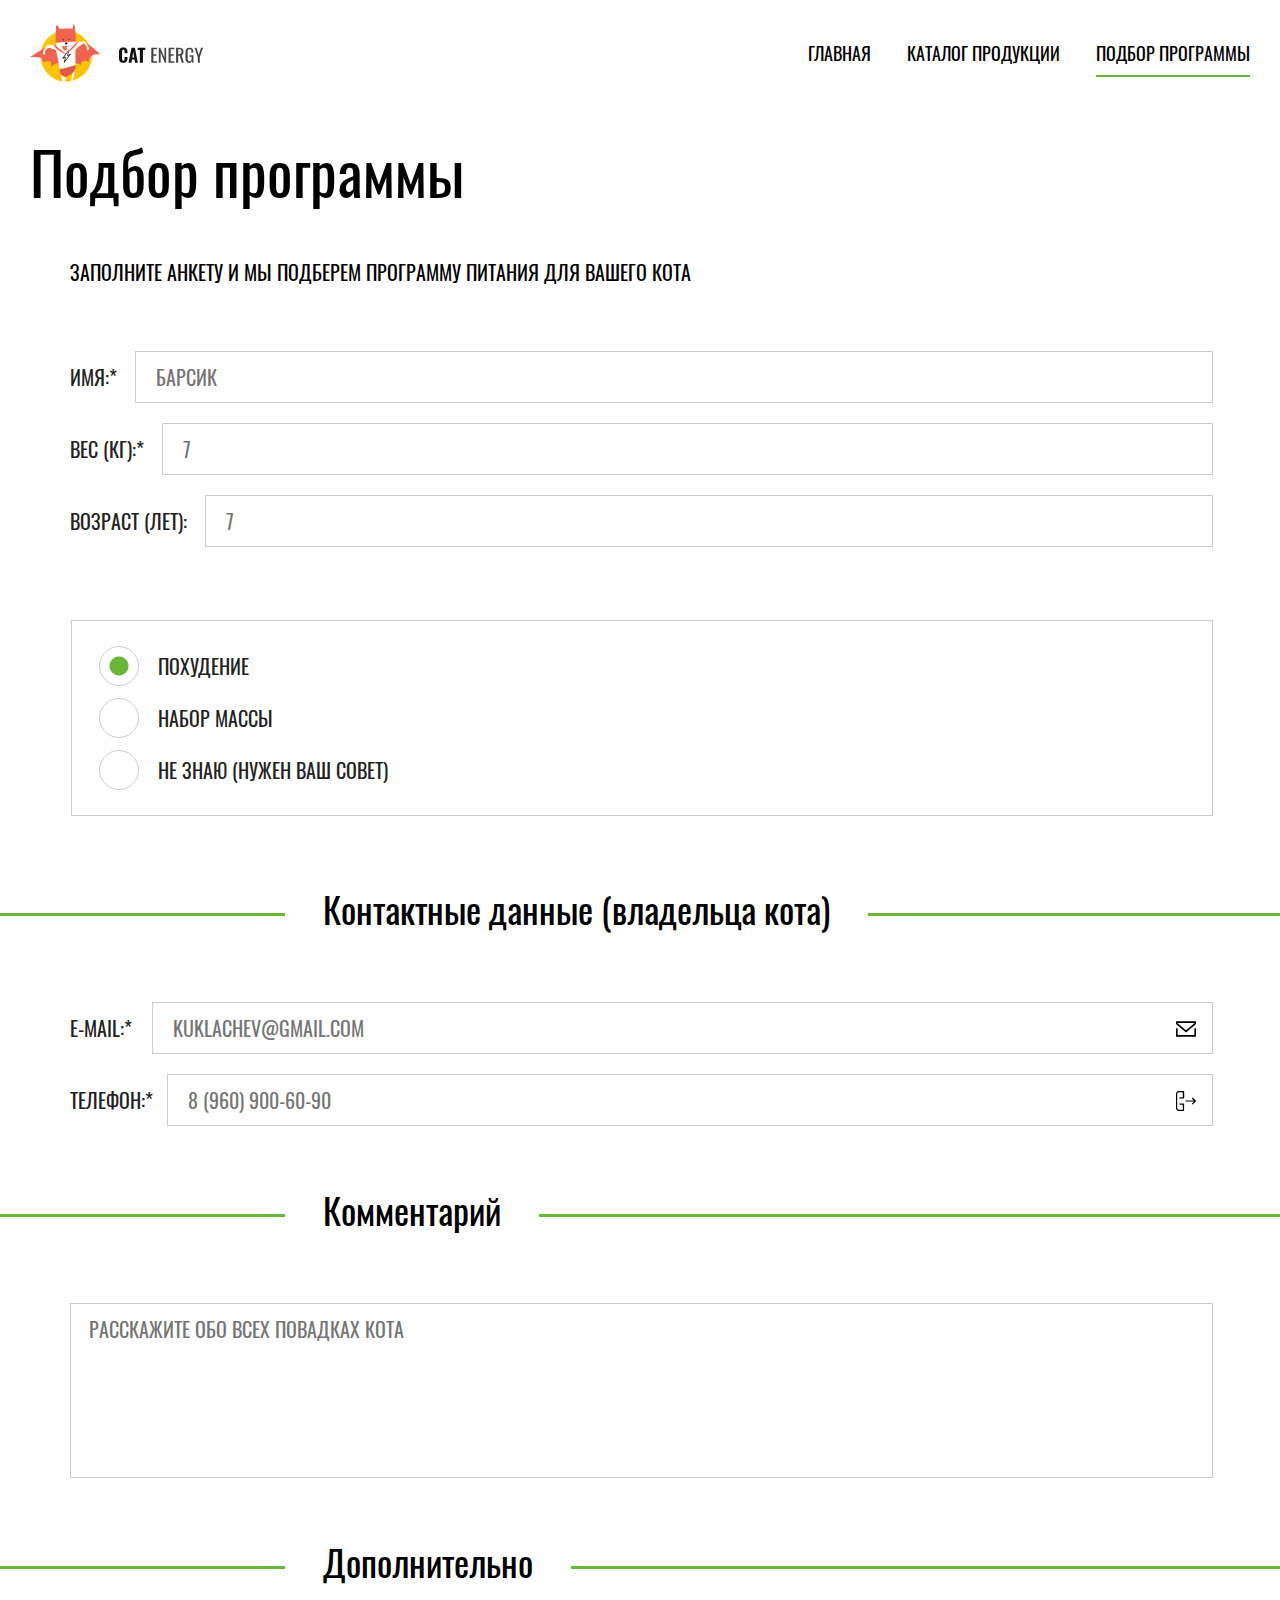
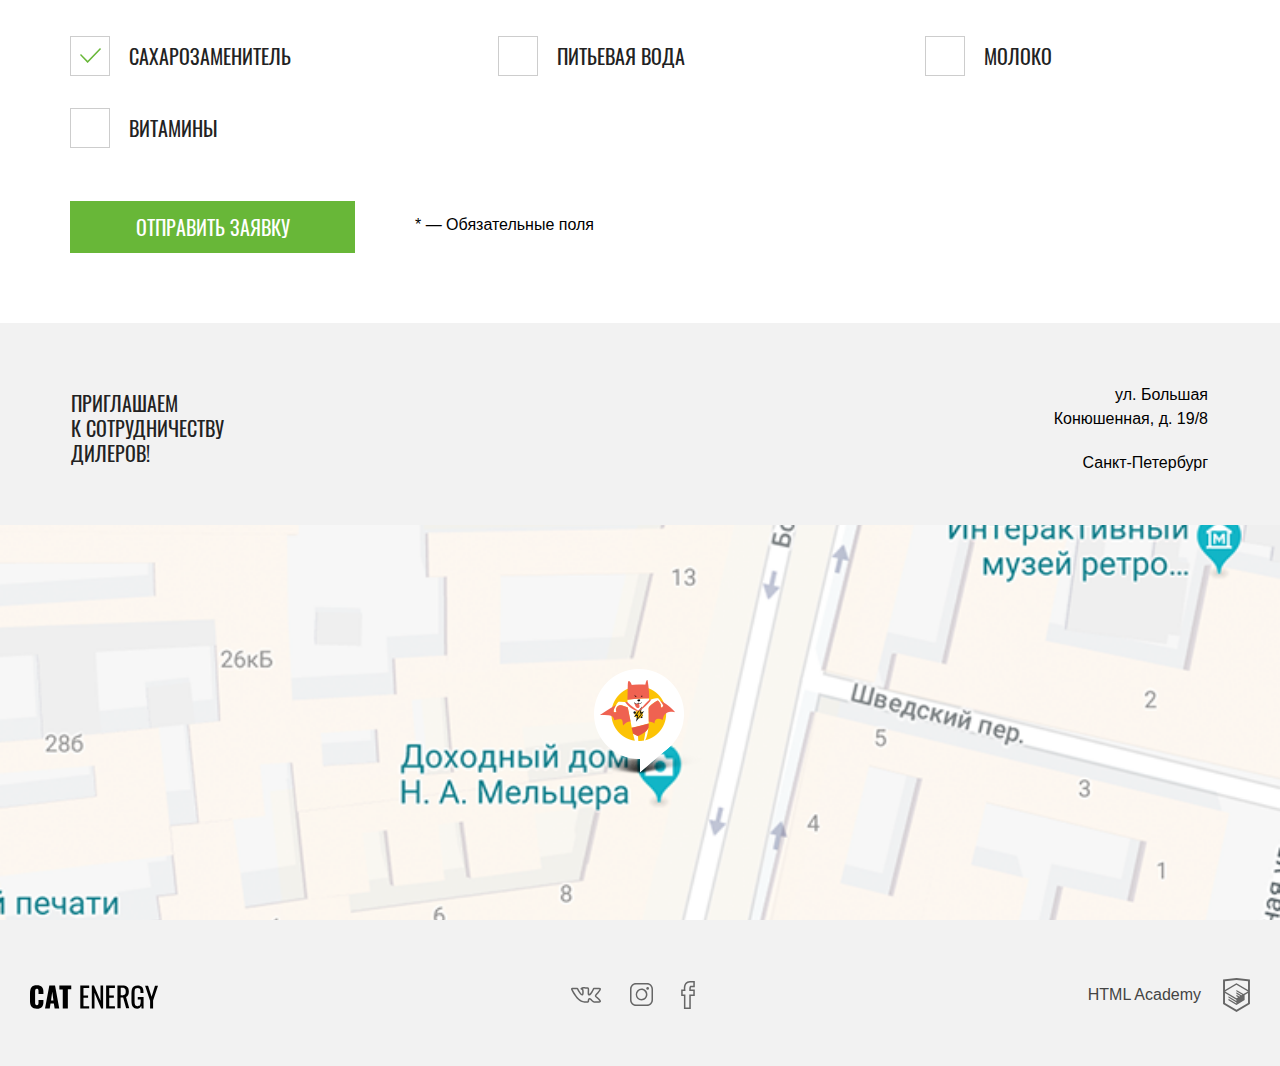
<file: project/cat-energy/form.html>
<!DOCTYPE html><html class="no-js" lang="ru"><head><meta charset="utf-8"><meta content="width=device-width,initial-scale=1" name="viewport"><title>HTML Academy: Кэт энерджи</title><link href="css/style.min.css" rel="preload" as="style"><link href="js/menu.min.js" rel="preload" as="script"><link href="fonts/oswaldregular.woff2" rel="preload" as="font"><link href="fonts/oswaldmedium.woff2" rel="preload" as="font"><link href="css/style.min.css" rel="stylesheet"></head><body class="page"><header class="page-header"><div class="page-header__wrapper"><a class="page-logo" href="index.html"><picture><source media="(min-width: 1300px)" srcset="img/vector/logo-desktop.svg"><source media="(min-width: 768px)" srcset="img/vector/logo-tablet.svg"><img alt="Cat Energy logo" height="38" src="img/vector/logo-mobile.svg" width="191" class="page-logo__image"></picture></a><nav class="page-nav"><button class="menu-toggle page-nav__toggle" type="button">Показать меню</button><ul class="page-nav__list"><li class="page-nav__item"><a class="page-nav__link" href="index.html">Главная</a></li><li class="page-nav__item"><a class="page-nav__link" href="catalog.html">Каталог продукции</a></li><li class="page-nav__item"><a class="page-nav__link page-nav__link--active">Подбор программы</a></li></ul></nav></div></header><main><h1 class="visually-hidden">Cat Energy</h1><form action="http://echo.htmlacademy.ru" class="program-form" method="post"><div class="program-form__wrapper-top"><h2 class="program-form__title program-form__title--top">Подбор программы</h2><p class="program-form__text">Заполните анкету и мы подберем программу питания для вашего кота</p></div><div class="program-form__wrapper"><section class="form-block form-block--no-title"><h3 class="visually-hidden">Введите личные данные кота</h3><p class="form-block__row"><label class="form-block__block-title form-block__item"><span class="form-block__label">Имя:*</span> <input class="form-block__input" name="Имя" type="text" placeholder="Барсик" required=""></label></p><p class="form-block__row"><label class="form-block__block-title form-block__item"><span class="form-block__label">Вес (кг):*</span> <input class="form-block__input" name="Вес" type="text" placeholder="7" required=""></label></p><p class="form-block__row"><label class="form-block__block-title form-block__item"><span class="form-block__label">Возраст (лет):</span> <input class="form-block__input" name="Возраст" type="text" placeholder="7"></label></p></section><section class="form-block form-block--bordered"><h3 class="visually-hidden">Выберите программу</h3><ul class="form-block__list"><li class="form-block__list-item"><label class="form-block__block-title form-block__item"><input class="visually-hidden form-block__radio" name="Программа" type="radio" value="Похудение" checked=""> <span class="form-block__label form-block__label--radio">Похудение</span></label></li><li class="form-block__list-item"><label class="form-block__block-title form-block__item"><input class="visually-hidden form-block__radio" name="Программа" type="radio" value="Набор массы"> <span class="form-block__label form-block__label--radio">Набор массы</span></label></li><li class="form-block__list-item"><label class="form-block__block-title form-block__item"><input class="visually-hidden form-block__radio" name="Программа" type="radio" value="Не знаю (Нужен ваш совет)"> <span class="form-block__label form-block__label--radio">Не знаю (Нужен ваш совет)</span></label></li></ul></section></div><section class="form-block form-block--margin"><h3 class="form-block__subtitle form-block__title form-block__title--contacts"><span>Контактные данные<br>&nbsp;(владельца&nbsp;кота)</span></h3><div class="form-block__wrapper"><p class="form-block__row"><label class="form-block__block-title form-block__item"><span class="form-block__label">E-mail:*</span> <span class="form-block__input-wrapper"><input class="form-block__input" name="E-mail" type="email" placeholder="kuklachev@gmail.com"> <svg xmlns="http://www.w3.org/2000/svg" version="1.1" x="0px" xml:space="preserve" xmlns:xlink="http://www.w3.org/1999/xlink" y="0px" style="enable-background:new 0 0 17 13;" class="form-block__icon"><use xlink:href="#icon-mail"></use></svg></span></label></p><p class="form-block__row"><label class="form-block__block-title form-block__item"><span class="form-block__label form-block__label--phone">Телефон:*</span> <span class="form-block__input-wrapper"><input class="form-block__input" name="Телефон" type="tel" placeholder="8 (960) 900-60-90"> <svg xmlns="http://www.w3.org/2000/svg" version="1.1" x="0px" xml:space="preserve" xmlns:xlink="http://www.w3.org/1999/xlink" y="0px" style="enable-background:new 0 0 20 20;" class="form-block__icon"><use xlink:href="#icon-phone"></use></svg></span></label></p></div></section><section class="form-block"><h3 class="form-block__subtitle form-block__title"><span>Комментарий</span></h3><div class="form-block__wrapper"><p class="form-block__row form-block__row--textarea"><label class="form-block__block-title form-block__item"><textarea class="form-block__input form-block__input--textarea" cols="28" name="Комментарий" placeholder="Расскажите обо всех повадках кота" rows="4"></textarea></label></p></div></section><section class="form-block"><h3 class="form-block__subtitle form-block__title form-block__title--last"><span>Дополнительно</span></h3><div class="form-block__wrapper"><ul class="form-block__list form-block__list--checkbox"><li class="form-block__list-item"><label class="form-block__block-title form-block__item"><input class="visually-hidden form-block__checkbox" name="sweetener" type="checkbox" checked=""> <span class="form-block__label form-block__label--checkbox">Сахарозаменитель</span></label></li><li class="form-block__list-item"><label class="form-block__block-title form-block__item"><input class="visually-hidden form-block__checkbox" name="water" type="checkbox"> <span class="form-block__label form-block__label--checkbox">Питьевая вода</span></label></li><li class="form-block__list-item"><label class="form-block__block-title form-block__item"><input class="visually-hidden form-block__checkbox" name="milk" type="checkbox"> <span class="form-block__label form-block__label--checkbox">Молоко</span></label></li><li class="form-block__list-item"><label class="form-block__block-title form-block__item"><input class="visually-hidden form-block__checkbox" name="vitamins" type="checkbox"> <span class="form-block__label form-block__label--checkbox">Витамины</span></label></li></ul></div></section><footer class="program-form__footer"><button class="btn program-form__submit-btn">Отправить заявку</button><p class="program-form__note">* — Обязательные поля</p></footer></form></main><footer class="page-footer"><div class="contacts"><div class="contacts__text-wrapper"><div class="contacts__text"><p class="contacts__half contacts__promo">Приглашаем к&nbsp;сотрудничеству дилеров!</p><p class="contacts__half contacts__address">ул. Большая Конюшенная, д. 19/8 <span class="contacts__city">Санкт-Петербург</span></p></div></div><div class="contacts__map"><iframe allowfullscreen="" src="https://www.google.com/maps/embed?pb=!1m18!1m12!1m3!1d1998.5991043651586!2d30.320894616097!3d59.938794181876254!2m3!1f0!2f0!3f0!3m2!1i1024!2i768!4f13.1!3m3!1m2!1s0x4696310fca5ba729%3A0xea9c53d4493c879f!2z0JHQvtC70YzRiNCw0Y8g0JrQvtC90Y7RiNC10L3QvdCw0Y8g0YPQuy4sIDE5LCDQodCw0L3QutGCLdCf0LXRgtC10YDQsdGD0YDQsywgMTkxMTg2!5e0!3m2!1sru!2sru!4v1524667393007" style="border:0" width="100%"></iframe></div></div><div class="page-footer__bottom"><div class="page-footer__item page-logo page-logo--footer"><a class="page-logo__title" href="index.html"><img alt="Cat Energy" height="24" src="img/vector/logo-footer.svg" width="128"></a></div><section class="page-footer__item social"><h2 class="visually-hidden">Мы в социальных сетях</h2><ul class="social__list"><li class="social__item"><a class="social__link social__link--vk" href="https://vk.com/htmlacademy">Вконтакте <svg xmlns="http://www.w3.org/2000/svg" version="1.1" x="0px" xml:space="preserve" xmlns:xlink="http://www.w3.org/1999/xlink" y="0px" style="enable-background:new 0 0 22 12;"><use xlink:href="#icon-vk"></use></svg></a></li><li class="social__item"><a class="social__link social__link--ig" href="https://www.instagram.com/htmlacademy">Instagram <svg xmlns="http://www.w3.org/2000/svg" version="1.1" x="0px" xml:space="preserve" xmlns:xlink="http://www.w3.org/1999/xlink" y="0px" style="enable-background:new 0 0 16 16;"><use xlink:href="#icon-insta"></use></svg></a></li><li class="social__item"><a class="social__link social__link--fb" href="https://www.facebook.com/htmlacademy">Facebook <svg xmlns="http://www.w3.org/2000/svg" version="1.1" x="0px" xml:space="preserve" xmlns:xlink="http://www.w3.org/1999/xlink" y="0px" style="enable-background:new 0 0 10 19;"><use xlink:href="#icon-fb"></use></svg></a></li></ul></section><section class="page-footer__item developers"><h2 class="visually-hidden">Правообладатель</h2><a class="developers__link" href="https://htmlacademy.ru/intensive/adaptive">HTML Academy <svg xmlns="http://www.w3.org/2000/svg" version="1.1" x="0px" xml:space="preserve" xmlns:xlink="http://www.w3.org/1999/xlink" y="0px" class="developers__logo" enable-background="new 0 0 26.943 34.09" height="34.09px" width="26.943px"><use xlink:href="#htmlacademy"></use></svg></a></section></div></footer><div style="display:none"><svg xmlns="http://www.w3.org/2000/svg"><symbol id="htmlacademy" viewbox="0 0 26.943 34.09"><path d="M13.62.017L13.472 0 0 1.412v24.661l13.474 8.017 13.43-7.99.042-.024V1.412L13.62.017zm11.399 12.11L13.495 5.334l-.001-.104-.087.05-.088-.056v.109L1.925 12.118V3.147l11.549-1.212L25.02 3.147l-.001 8.98zm-11.614-5.34L24.923 13.5l-4.479 2.64-7.093-4.221-.015 1.415 5.904 3.513-.86.507-5.029-2.992-.015 1.415 3.827 2.275-.782.523-3.03-1.787-.015 1.413 1.854 1.091-1.8 1.081-11.356-6.751 11.371-6.835zm-11.48 8.34l11.411 6.791.017 1.044-7.943-4.728-.015 1.416 7.979 4.795.019 1.076-7.974-4.74-.013 1.414 8.021 4.822.047.024 8.143-4.872-.011-5.177 3.415-2.036v10.021L13.472 31.85 1.925 24.979v-9.852z"></path></symbol><symbol id="icon-fb" viewbox="34.789 -4.709 13.518 27.75"><path d="M44.32 23.041h-6.816V10.137h-2.715V3.763h2.629c-.202-2.887.298-5 1.519-6.444 1.039-1.229 2.583-1.911 4.588-2.026l4.782-.001v6.15h-3.755c-.166.315-.251 1.093-.252 2.321h3.978v6.375H44.32v12.903zm-5.316-1.5h3.816V8.637h3.957V5.263h-3.953l-.016-.734c-.044-2.04.002-3.784 1.007-4.46l.19-.127h2.801v-3.15h-3.239c-1.557.091-2.711.581-3.485 1.496-1.041 1.231-1.41 3.298-1.099 6.144l.092.832h-2.786v3.375h2.715v12.902z"></path></symbol><symbol id="icon-insta" viewbox="-3 -3 23 23"><path d="M14.002-1.501C16.482-1.501 18.5.519 18.5 3v11c0 2.481-2.018 4.5-4.498 4.5H3.01A4.504 4.504 0 0 1-1.488 14V3C-1.488.519.53-1.5 3.01-1.5h10.992m0-1.5H3.01C-.29-3-2.987-.301-2.987 3v11.001C-2.987 17.299-.29 20 3.01 20h10.995C17.301 20 20 17.299 20 13.999V3c0-3.301-2.699-6-5.998-6z"></path><path d="M8.506 4.078a4.434 4.434 0 0 1 4.429 4.428c0 2.44-1.989 4.43-4.429 4.43a4.434 4.434 0 0 1-4.428-4.43 4.431 4.431 0 0 1 4.428-4.428m0-1.5a5.929 5.929 0 0 0 0 11.855c3.274 0 5.926-2.653 5.926-5.927S11.78 2.578 8.506 2.578z"></path><circle cx="14.646" cy="2.379" r="1.341"></circle></symbol><symbol id="icon-mail" viewbox="0 0 17 13"><path d="M15.6 11.6H1.4V5.8H0V13h17V5.8h-1.4v5.8zM0 0v2.3l8.5 7.1L17 2.3V0H0zm15.6 1.6L8.5 7.5 1.4 1.6v-.2h14.2v.2z"></path></symbol><symbol id="icon-phone" viewbox="0 0 20 20"><path d="M17.9 9.4H9.4v1.2h8.5l-2.1 2.1.9.9 3.1-3.1c.2-.2.2-.6 0-.9l-3.1-3.1-.9.9 2.1 2zM8.1 19.4v-6.2c0-.3-.3-.6-.6-.6H3.1c0 .7.6 1.2 1.2 1.2h2.5v5H3.1c-1 .1-1.8-.7-1.9-1.7v-14c0-1 .8-1.8 1.7-1.8H6.8v5H4.4c-.7 0-1.2.6-1.2 1.2h4.4c.3 0 .6-.3.6-.6V.6C8.1.3 7.8 0 7.5 0H3.1C1.5-.1.1 1.2 0 2.9V16.8c-.1 1.7 1.2 3.1 2.9 3.1H7.5c.3.1.6-.2.6-.5z"></path></symbol><symbol id="icon-vk" viewbox="3.007 11.628 30.004 15.761"><path d="M26.945 27.388c-.386 0-1.17-.082-2.075-.632-.642-.385-1.223-.968-1.784-1.532-.438-.44-1.171-1.177-1.447-1.177-.268.075-.481.921-.476 1.569.004.113-.001.774-.468 1.213-.425.4-1.088.485-1.216.498l-1.926.007c-.967 0-4.358-.218-7.429-3.021-3.674-3.358-6.835-9.798-6.968-10.07-.197-.462-.248-1.066.152-1.482.392-.413 1.081-.472 1.359-.479l4.083-.024.115.008c.091.014.567.095.957.349.388.247.59.651.626.73.01.021.649 1.432 1.475 2.684 1.312 1.99 1.896 2.455 2.103 2.562.188-.417.277-1.7.187-2.871.001-.493-.101-1.098-.252-1.278-.112-.134-.426-.253-.778-.294l-.722-.691c-.096-.658.635-1.226 1.149-1.446.737-.316 1.792-.382 3.147-.382l.71.005c1.235.012 1.622.081 2.149.191 1.702.361 1.64 1.729 1.567 3.312-.021.464-.046 1.001-.046 1.621 0 .151-.005.312-.011.479-.012.38-.032 1.038.093 1.304.219-.145.852-.665 2.072-2.483.783-1.165 1.4-2.539 1.517-2.803l.001-.001c.182-.43.608-.941 1.613-.946l4.274-.024c.012-.003.172-.016.377-.016.98 0 1.597.287 1.832.854.269.65.169 1.657-2.354 4.605-.37.432-.697.804-.982 1.127-.598.678-1.216 1.379-1.237 1.595.053.169.662.665 1.252 1.145 1.53 1.247 2.528 2.264 3.033 3.073.522.759.429 1.33.258 1.677-.424.864-1.638.973-1.877.985l-3.79.047a2.525 2.525 0 0 1-.263.012zm-5.307-4.84c.899 0 1.682.786 2.511 1.618.497.5 1.011 1.016 1.496 1.307.727.44 1.316.421 1.398.412l.103-.009 3.805-.047c.171-.012.411-.073.536-.136a1.167 1.167 0 0 0-.098-.167c-.449-.718-1.388-1.659-2.686-2.718-1.184-.963-1.801-1.465-1.865-2.244-.066-.805.493-1.439 1.607-2.703.28-.318.604-.685.967-1.109 1.559-1.821 1.957-2.64 2.058-2.956-.17-.029-.648-.021-.678-.018l-4.361.028c-.191.001-.249.035-.249.036-.176.414-.812 1.812-1.644 3.05-1.895 2.82-2.785 3.2-3.407 3.201-.204 0-.396-.05-.569-.148-1.003-.569-.963-1.834-.934-2.757.005-.149.01-.295.01-.431 0-.646.025-1.207.048-1.689.076-1.68.016-1.692-.379-1.776-.409-.086-.705-.147-1.856-.159l-.693-.005c-.624 0-1.343.014-1.906.098.092.074.18.157.259.251.588.704.604 1.951.601 2.194.13 1.646.061 3.796-1.018 4.313a1.365 1.365 0 0 1-.597.137c-.926 0-1.854-.885-3.425-3.267a22.863 22.863 0 0 1-1.587-2.887.47.47 0 0 0-.075-.094 1.133 1.133 0 0 0-.32-.116l-4.001.024c-.021.001-.045.002-.07.005.591 1.189 3.426 6.592 6.519 9.419 2.74 2.502 5.826 2.629 6.417 2.629l1.851-.003c.046-.01.218-.062.269-.1-.019.018-.01-.053-.01-.097-.003-.265.012-2.595 1.578-3.034.126-.034.259-.052.395-.052z"></path></symbol></svg></div><script src="js/menu.min.js"></script><script src="js/picturefill.min.js"></script></body></html>
</file>
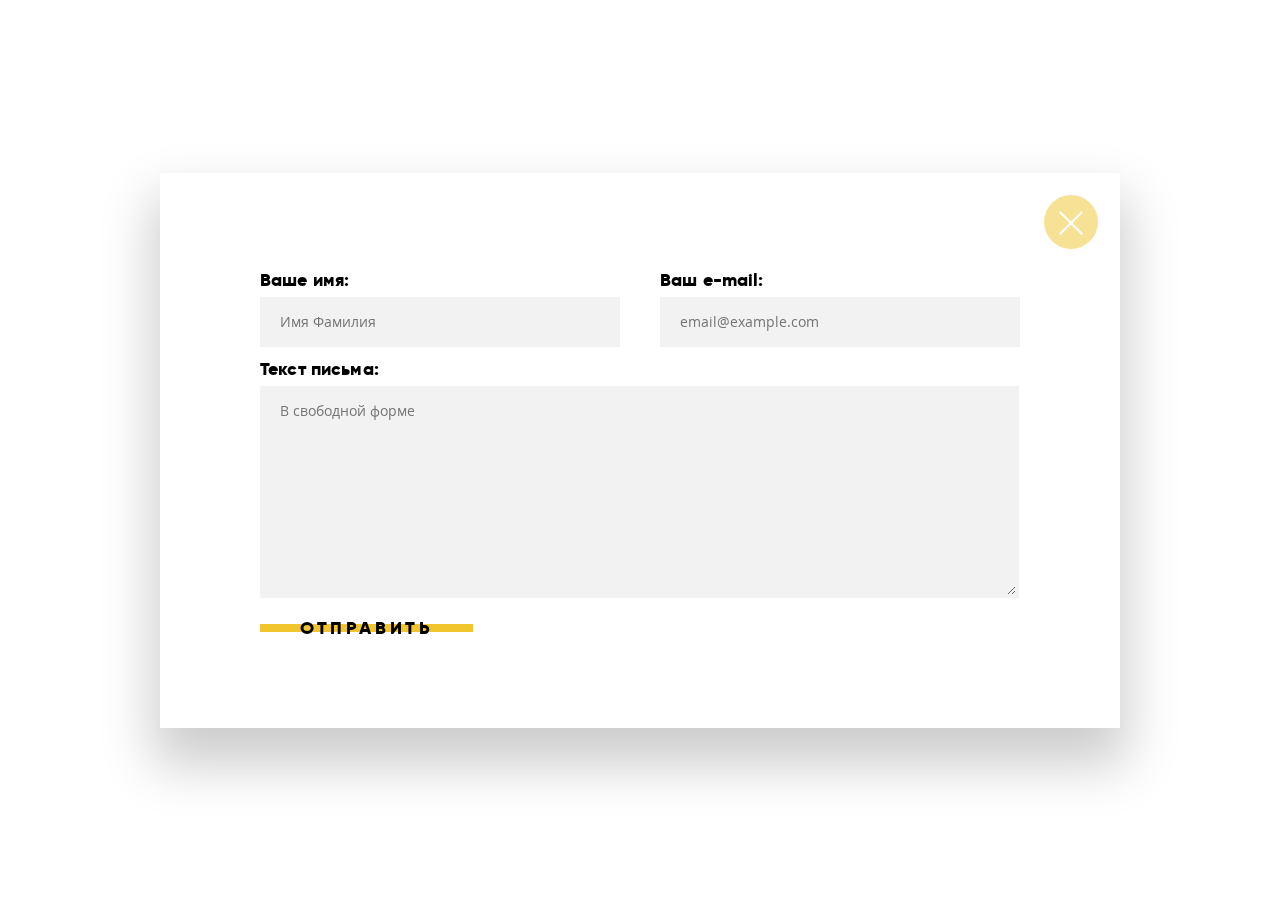
<file: project/device-master/form-no-js.html>
<!DOCTYPE html>
    <html lang="ru">
        <head>
            <meta charset="utf-8">
            <title>DEVICE | Форма</title>
            <link rel="stylesheet" href="css/normalize-min.css">
            <link rel="stylesheet" href="css/style-min.css">
        </head>
        <body>
            <main class="modal modal-feedback modal-shown">
                <h2 class="visually-hidden">Написать нам</h2>
                <form class="form-feedback" action="https://echo.htmlacademy.ru" method="post">
                    <label class="form-feedback-name" for="name">Ваше имя:
                        <input type="text" name="name" id="name" placeholder="Имя Фамилия">
                    </label>

                    <label class="form-feedback-email" for="email">Ваш e-mail:
                        <input type="email" name="email" id="email" placeholder="email@example.com">
                    </label>

                    <label  class="form-feedback-message" for="message">Текст письма:
                        <textarea name="message" id="message" rows="10"  placeholder="В свободной форме"></textarea>
                    </label>

                    <button class="button submit" type="submit">Отправить</button>
                </form>
                <button class="modal-close" type="button">Закрыть</button>
            </main>
        </body>
    </html>
</file>
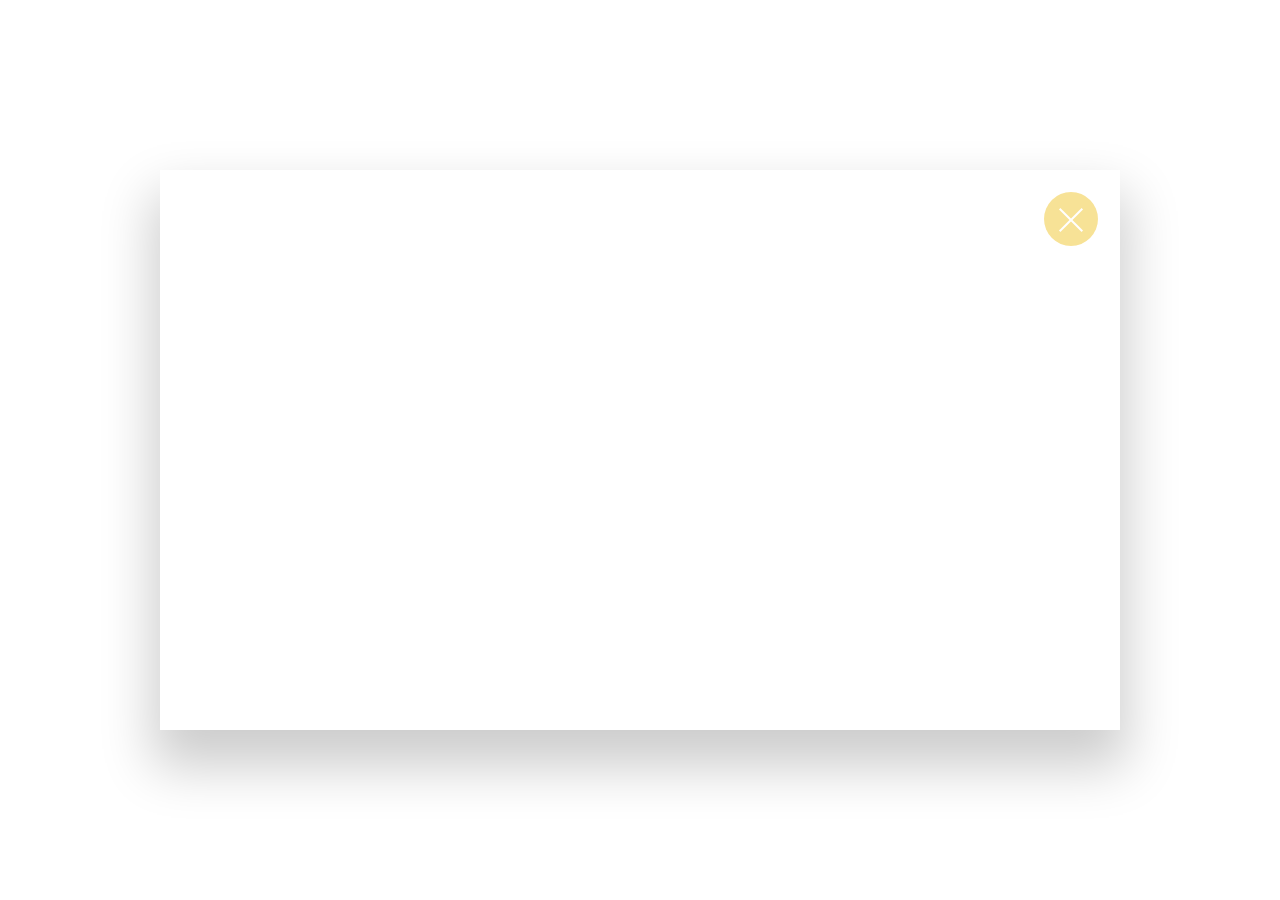
<file: project/device-master/map-no-js.html>
<!DOCTYPE html>
    <html lang="ru">
        <head>
            <meta charset="utf-8">
            <title>DEVICE | Форма</title>
            <link rel="stylesheet" href="css/normalize-min.css">
            <link rel="stylesheet" href="css/style-min.css">
        </head>
        <body>
            <main class="modal modal-map modal-shown">
                <h2 class="visually-hidden">Как до нас добраться</h2>
                <button class="modal-close" type="button">Закрыть</button>
                <iframe src="https://www.google.com/maps/embed?pb=!1m18!1m12!1m3!1d2249.112374947393!2d37.527429316425206!3d55.68703400452926!2m3!1f0!2f0!3f0!3m2!1i1024!2i768!4f13.1!3m3!1m2!1s0x46b54cf65f5c8955%3A0x694710ccd55501e!2z0YPQuy4g0KHRgtGA0L7QuNGC0LXQu9C10LksIDE1LCDQnNC-0YHQutCy0LAsIDExOTMxMQ!5e0!3m2!1sru!2sru!4v1521378580031" width="960" height="560" style="border:0" allowfullscreen></iframe>
            </main>
        </body>
    </html>
</file>
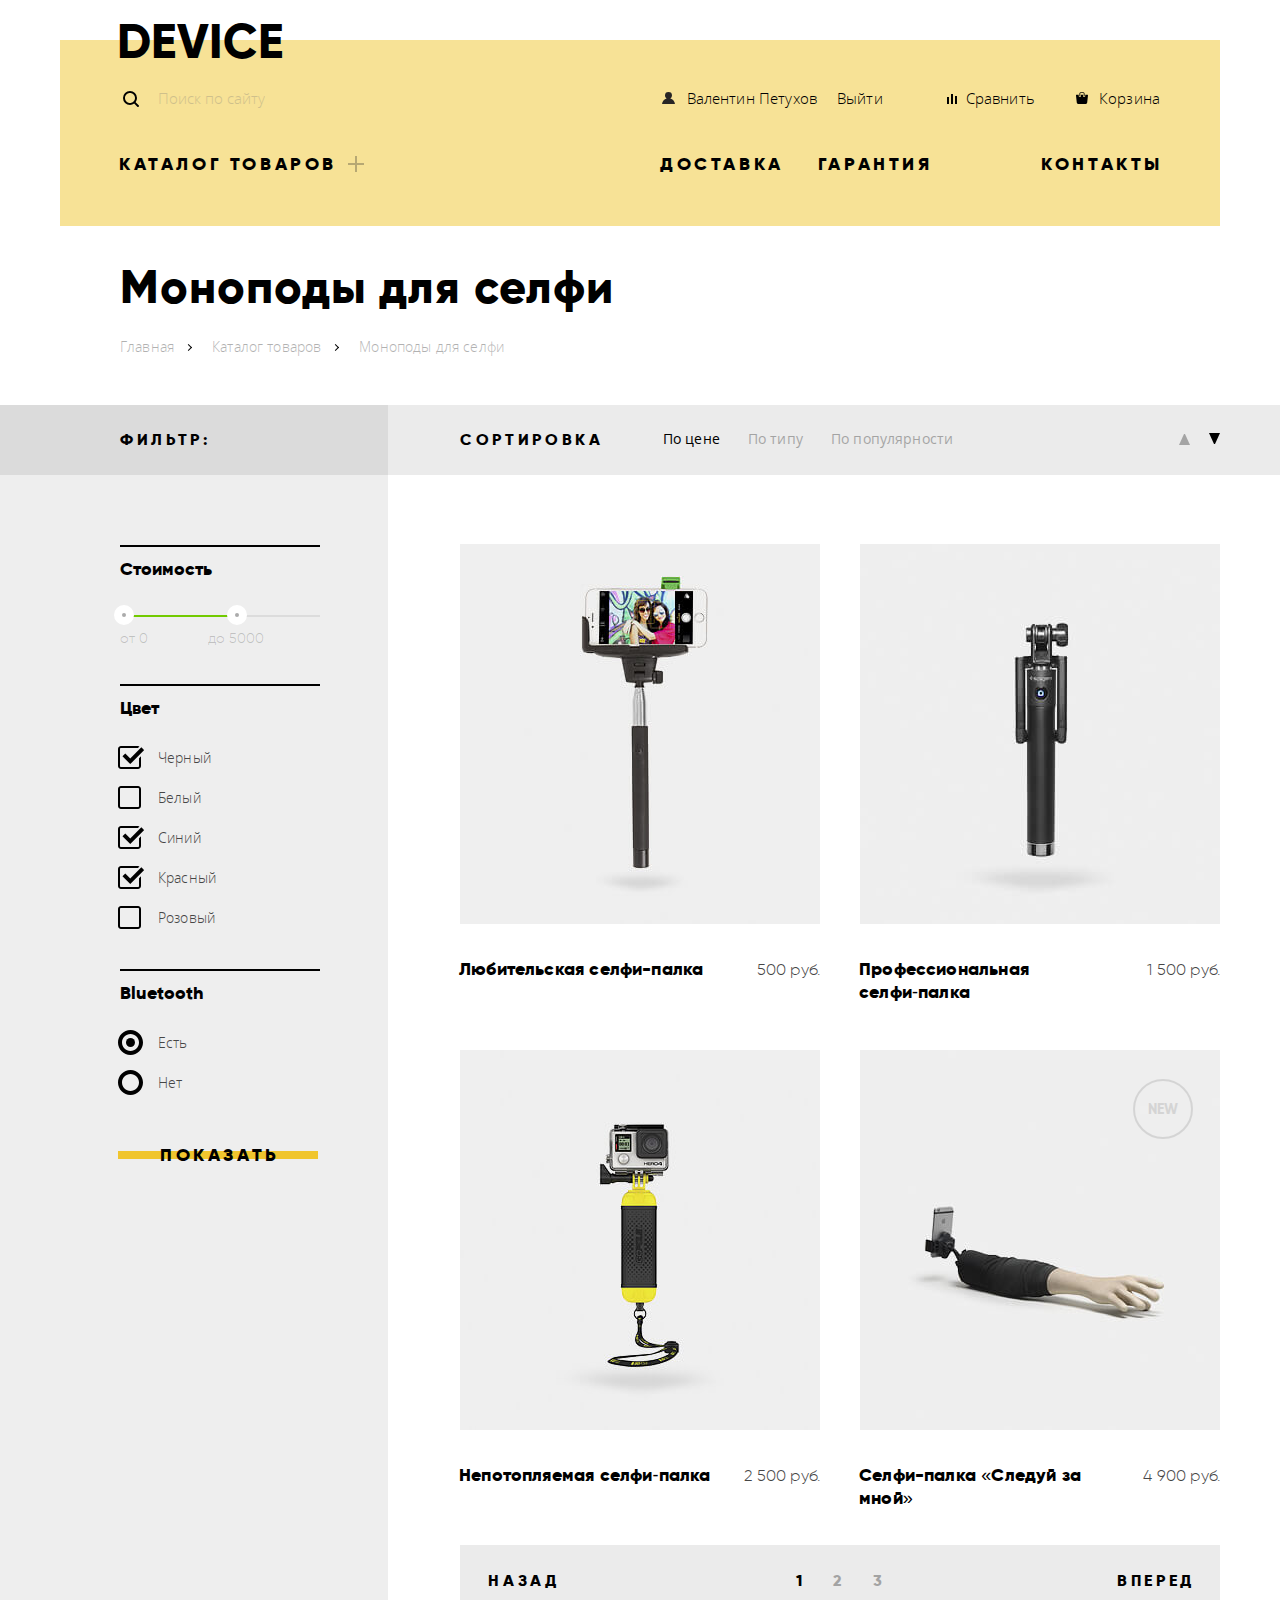
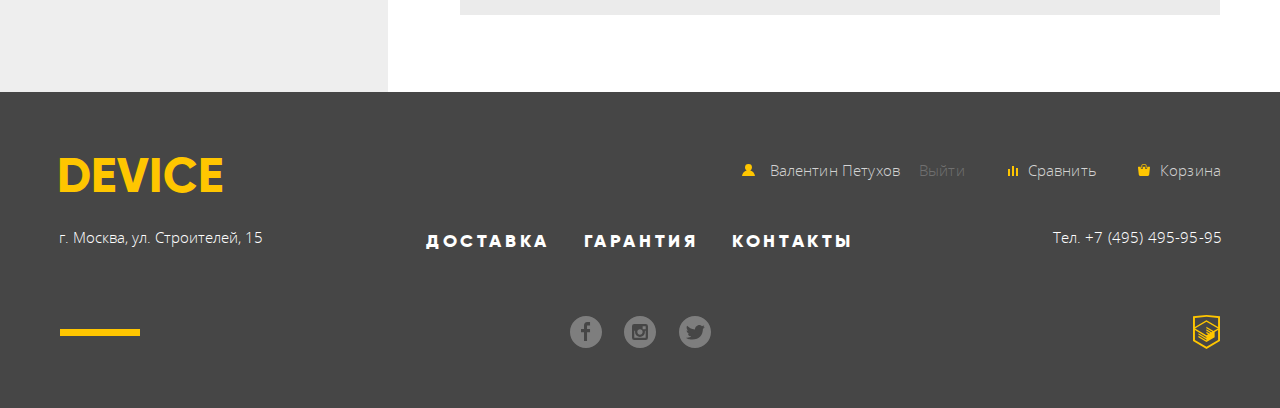
<file: project/device-master/monopods.html>
<!DOCTYPE html>
<html lang="ru">
    <head>
        <meta charset="utf-8">
        <title>DEVICE | Каталог</title>
        <link rel="stylesheet" href="css/normalize-min.css">
        <link rel="stylesheet" href="css/style-min.css">
    </head>
    <body>
        <header class="main-header inner-main-header">
            <div class="wrapper">
                <a class="header-logo" href="index.html">
                    Device
                </a>
                <nav class="main-navigation">
                    <div class="nav-wrapper">
                        <form class="search-form"  action="https://echo.htmlacademy.ru" method="post">
                            <label class="visually-hidden" for="search-field">Поиск по сайту</label>
                            <input class="search-form-field" type="search" name="search-field" id="search-field" placeholder="Поиск по сайту">
                            <button type="submit">Найти</button>
                        </form>
                        <div class="user-navigation">
                            <ul class="login-form">
                                <li><a class="login-link" href="profile.html">Валентин Петухов</a></li>
                                <li><a class="logout" href="logout.html">Выйти</a></li>
                            </ul>
                            <a class="compare" href="#">Сравнить</a>
                            <a class="cart" href="#">Корзина</a>
                        </div>
                    </div>
                    <ul class="site-navigation">
                        <li class="site-navigation-item">
                            <a href="catalog.html">Каталог товаров</a>
                            <ul class="site-navigation-catalog">
                                    <li class="site-navigation-catalog-item">
                                        <a href="virtual-reality.html">Виртуальная реальность</a>
                                    </li>
                                    <li class="site-navigation-catalog-item">
                                        <a href="monopods.html">Моноподы для селфи</a>
                                    </li>
                                    <li class="site-navigation-catalog-item">
                                        <a href="action-cameras.html">Экшн-камеры</a>
                                    </li>
                                    <li class="site-navigation-catalog-item">
                                        <a href="fitness-bracelets.html">Фитнес-браслеты</a>
                                    </li>
                                    <li class="site-navigation-catalog-item">
                                        <a href="smart-watches.html">Умные часы</a>
                                    </li>
                                    <li class="site-navigation-catalog-item">
                                        <a href="quadrocopters.html">Квадрокоптер</a>
                                    </li>
                            </ul>
                        </li>
                        <li class="site-navigation-item">
                            <a href="delivery.html">Доставка</a>
                        </li>
                        <li class="site-navigation-item">
                            <a href="warranty.html">Гарантия</a>
                        </li>
                        <li class="site-navigation-item">
                            <a href="contacts.html">Контакты</a>
                        </li>
                    </ul>
                </nav>
            </div>
        </header>

        <main class="main-monopods">
            <section class="main-monopods-title wrapper">
                <h1>Моноподы для селфи</h1>
                    <ul class="breadcrumbs">
                        <li>
                            <a href="index.html">Главная</a>
                        </li>
                        <li>
                            <a href="catalog.html">Каталог товаров</a>
                        </li>
                        <li>
                            <a class="current">Моноподы для селфи</a>
                        </li>
                    </ul>
            </section>

            <div class="content-titles-wrapper">
                <section class="content-titles wrapper">
                    <h2>Фильтр:</h2>
                    <section class="content-sort">
                        <h3>Сортировка</h3>
                        <ul class="content-sort-list">
                            <li class="content-sort-list-item">
                                <a class="current" href="#">По цене</a>
                            </li>
                            <li class="content-sort-list-item">
                                <a href="#">По типу</a>
                            </li>
                            <li class="content-sort-list-item">
                                <a href="#">По популярности</a>
                            </li>
                        </ul>
                        <ul class="sort-direction">
                            <li class="sort-direction-item-up">
                                <a href="#">Вверх</a>
                            </li>
                            <li class="sort-direction-item-down">
                                <a class="current" href="#">Вниз</a>
                            </li>
                        </ul>
                    </section>
                </section>
            </div>

            <div class="content-wrapper">
                <div class="content wrapper">
                    <section class="monopods-filter">
                        <h3 class="visually-hidden">Фильтры</h3>
                        <form class="catalog-filter-form" action="https://echo.htmlacademy.ru" method="post">

                            <fieldset class="price">
                                <legend>Стоимость</legend>
                                <div class="range-controls">
                                    <div class="scale">
                                        <div class="bar"></div>
                                    </div>
                                    <div class="toggle toggle-min"></div>
                                    <div class="toggle toggle-max"></div>
                                </div>
                                <div class="price-range">
                                    <span>от 0</span>
                                    <span>до 5000</span>
                                </div>
                            </fieldset>

                            <fieldset class="color">
                                <legend>Цвет</legend>
                                <input type="checkbox" name="color" id="black" value="black" checked>
                                <label for="black">Черный</label>
                                <input type="checkbox" name="color" id="white" value="white">
                                <label for="white">Белый</label>
                                <input type="checkbox" name="color" id="blue" value="blue" checked>
                                <label for="blue">Синий</label>
                                <input type="checkbox" name="color" id="red" value="red" checked>
                                <label for="red">Красный</label>
                                <input type="checkbox" name="color" id="pink" value="pink">
                                <label for="pink">Розовый</label>
                            </fieldset>

                            <fieldset class="bluetooth">
                                <legend>Bluetooth</legend>
                                <input type="radio" name="bluetooth" id="yes" value="yes" checked>
                                <label for="yes">Есть</label>
                                <input type="radio" name="bluetooth" id="no" value="no">
                                <label for="no">Нет</label>
                            </fieldset>
                            <button class="button" type="submit">Показать</button>

                        </form>
                    </section>

                    <section class="content-items-main">
                        <h3 class="visually-hidden">Основное содержание</h3>

                        <ul class="catalog-list">
                            <li class="catalog-list-item">
                                <img src="img/item-1.jpg" width="360" height="380" alt="Любительская селфи-палка">
                                <p>
                                    <a class="item-title" href="#">Любительская селфи-палка</a>
                                    <span class="price ">500 руб.</span>
                                </p>
                                <div class="item-hover">
                                    <a class="button" href="#">В корзину</a>
                                    <a class="add-to-compare" href="#">Добавить к сравнению</a>
                                </div>
                            </li>
                            <li class="catalog-list-item">
                                <img src="img/item-2.jpg" width="360" height="380" alt="Профессиональная селфи-палка">
                                <p>
                                    <a class="item-title" href="#">Профессиональная селфи&#8209;палка</a>
                                    <span class="price ">1 500 руб.</span>
                                </p>
                                <div class="item-hover">
                                    <a class="button" href="#">В корзину</a>
                                    <a class="add-to-compare" href="#">Добавить к сравнению</a>
                                </div>
                            </li>
                            <li class="catalog-list-item">
                                <img src="img/item-3.jpg" width="360" height="380" alt="Непотопляемая селфи-палка">
                                <p>
                                    <a class="item-title" href="#">Непотопляемая селфи&#8209;палка</a>
                                    <span class="price ">2 500 руб.</span>
                                </p>
                                <div class="item-hover">
                                    <a class="button" href="#">В корзину</a>
                                    <a class="add-to-compare" href="#">Добавить к сравнению</a>
                                </div>
                            </li>
                            <li class="catalog-list-item new">
                                <img src="img/item-4.jpg" width="360" height="380" alt="Селфи-палка «Следуй за мной»">
                                <p>
                                    <a class="item-title" href="#">Селфи-палка «Следуй за мной»</a>
                                    <span class="price ">4 900 руб.</span>
                            </p>
                                <div class="item-hover">
                                    <a class="button" href="#">В корзину</a>
                                    <a class="add-to-compare" href="#">Добавить к сравнению</a>
                                </div>
                            </li>
                        </ul>

                        <nav class="catalog-navigation">
                            <ul class="catalog-nav">
                                <li class="catalog-nav-prev">
                                    <a class="nav-prev-next" href="#">Назад</a>
                                </li>
                                <li class="page-numbers">
                                    <a class="page  current">1</a>
                                    <a class="page" href="#">2</a>
                                    <a class="page" href="#">3</a>
                                </li>
                                <li class="catalog-nav-next">
                                    <a class="nav-prev-next" href="#">Вперед</a>
                                </li>
                            </ul>
                        </nav>
                    </section>
                </div>
            </div>
        </main>

        <footer class="main-footer inner-footer">
            <div class="index-wrapper">
                <div class="footer-left">
                    <a class="footer-logo" href="index.html">
                        Device
                    </a>
                    <p>
                        г. Москва, ул. Строителей, 15
                    </p>
                </div>
                <div class="footer-center">
                    <ul class="footer-navigation">
                        <li>
                            <a href="delivery.html">Доставка</a>
                        </li>
                        <li>
                            <a href="warranty.html">Гарантия</a>
                        </li>
                        <li>
                            <a href="contacts.html">Контакты</a>
                        </li>
                    </ul>
                    <ul class="footer-social">
                        <li class="footer-social-fb">
                            <a href="https://facebook.com"><span class="visually-hidden">Facebook</span></a>
                        </li>
                        <li class="footer-social-insta">
                            <a href="https://instagram.com"><span class="visually-hidden">Instagram</span></a>
                        </li>
                        <li class="footer-social-tw">
                            <a href="https://twitter.com"><span class="visually-hidden">Twitter</span></a>
                        </li>
                    </ul>
                </div>
                <div class="footer-right">
                    <div class="footer-user-navigation">
                        <ul class="login-form">
                            <li><a class="login-link" href="profile.html">Валентин Петухов</a></li>
                            <li><a class="logout" href="logout.html">Выйти</a></li>
                        </ul>
                        <a class="compare" href="#">Сравнить</a>
                        <a class="cart" href="#">Корзина</a>
                    </div>
                    <p>
                        Тел. +7 <span>(495)</span> 495-<span>95</span>-95
                    </p>
                    <a href="https://htmlacademy.ru/intensive/htmlcss"><img src="img/logo-html.svg" width="27" height="36" alt="HTML Academy"></a>
                </div>
            </div>
        </footer>

    </body>
</html>
</file>
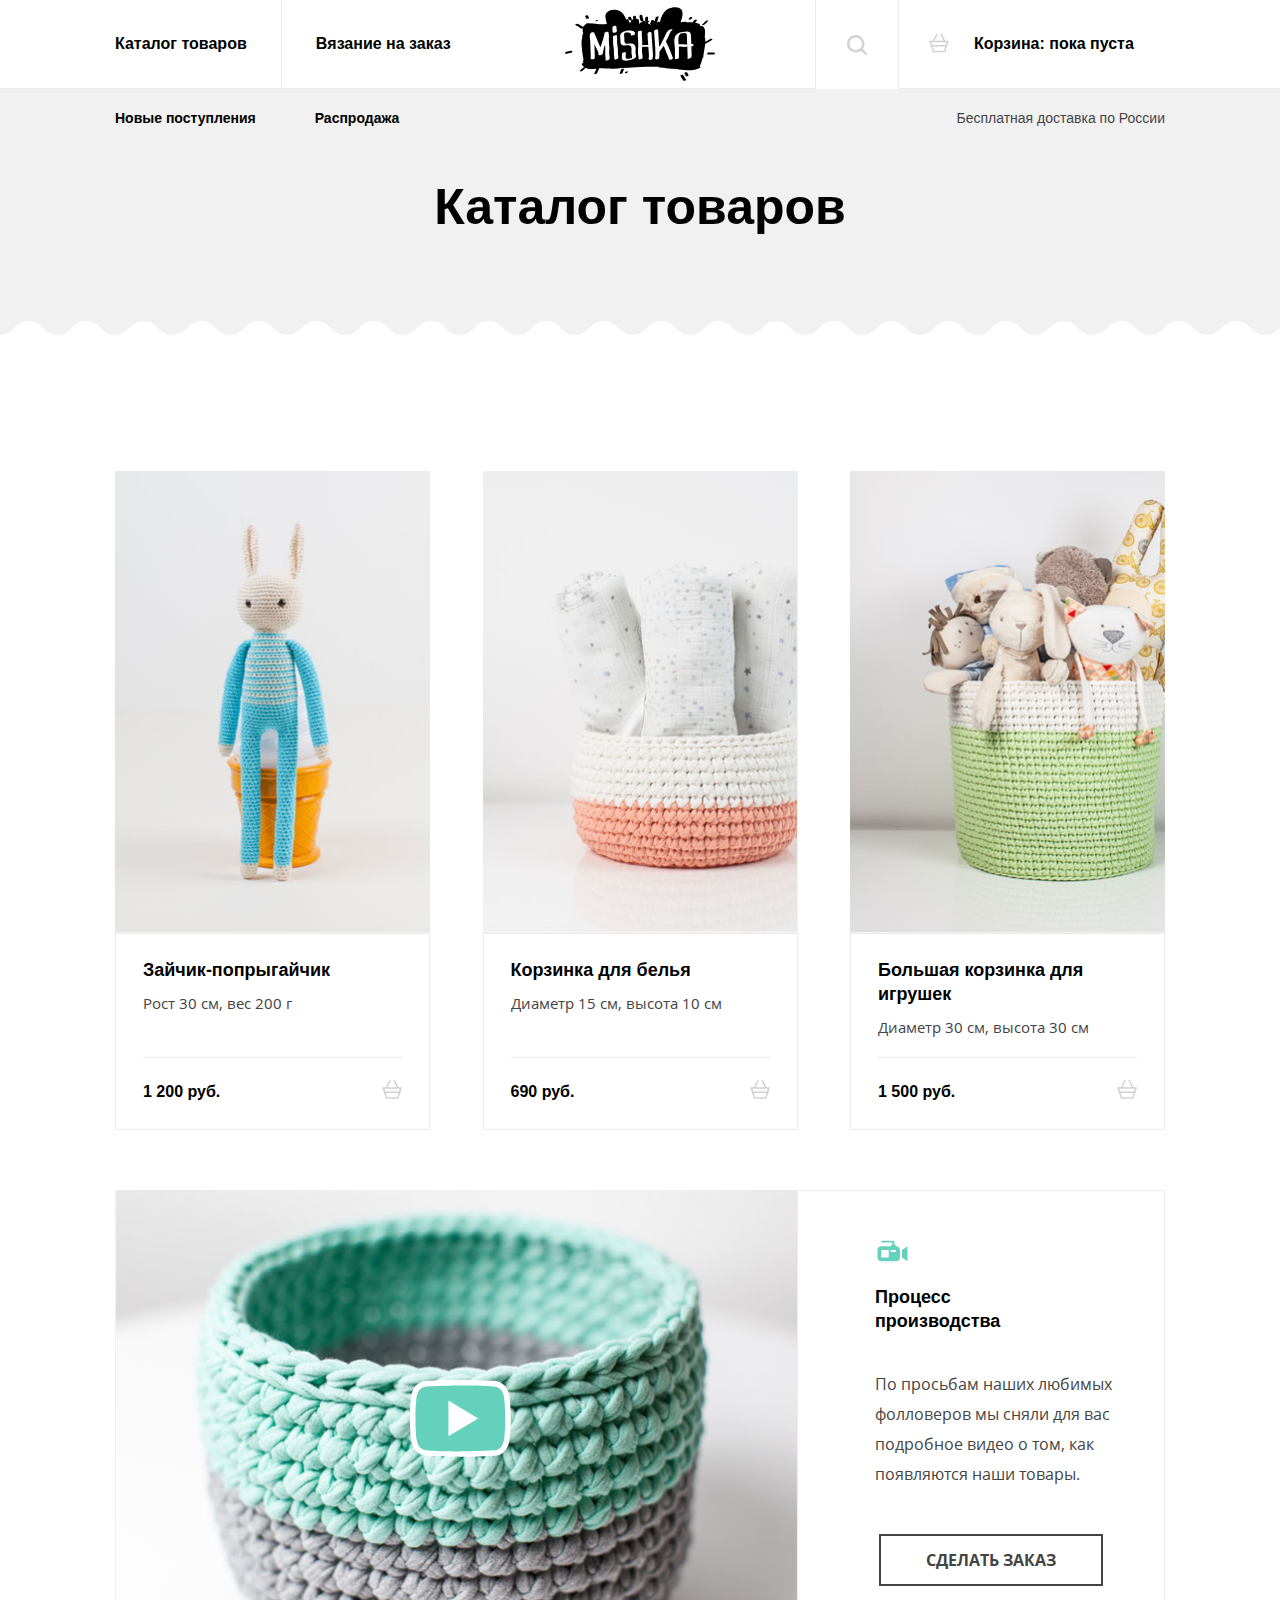
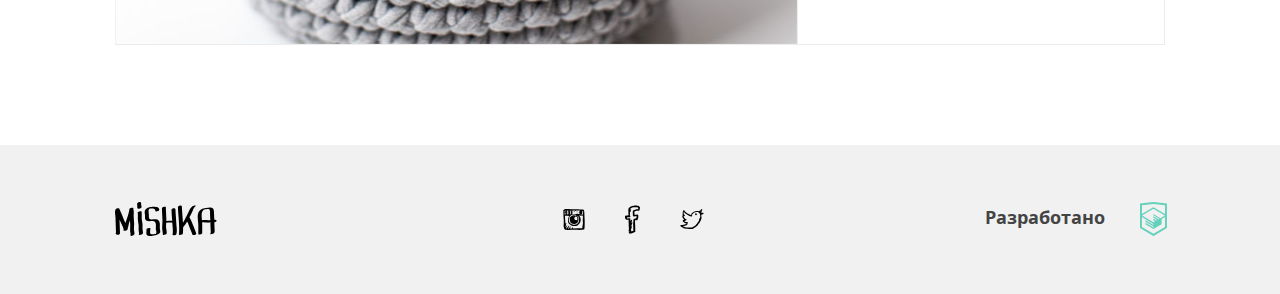
<file: project/mishka/catalog.html>
<!DOCTYPE html>
<html lang="ru">
  <head>
    <meta charset="utf-8">
    <meta http-equiv="X-UA-Compatible" content="IE=edge">
    <title>HTML Academy: Мишка</title>
    <link rel="stylesheet" href="css/style.css">
    <meta name="viewport" content="width=device-width,initial-scale=1">
    <script>
      // Picture element HTML5 shiv
      document.createElement( "picture" );
    </script>
    <script src="js/picturefill.js" async></script>
  </head>
  <body>
    <svg style="display:none" xmlns="http://www.w3.org/2000/svg"><symbol id="icon-fb" viewBox="56.519 49.996 14.962 27.718"><path d="M68.181 55.188c1.026.029 1.993 0 2.681-.3.391-.818.556-1.854.619-2.989-.19-.015-.062-.337-.207-.399-.029-.202-.278-.195-.309-.398-.277-.165-.457-.422-.723-.598-.727-.162-1.44-.335-2.164-.499-.849.044-1.895-.103-2.58.1-2.619-.04-3.997 1.12-5.259 2.392-.023.078-.003.197-.105.199-.574 1.587-.125 3.621-.204 5.581.099.436.107.958.204 1.395-.998.296-2.212.387-3.402.499-.317.324-.178 1.089-.206 1.693.085.583.278 1.06.413 1.595.211.193.596.396.825.498.065.029.071.082.103.1.506.268 1.451.008 2.268.1-.136 1.978.256 3.915 0 5.68.007.327.295.382.208.798-.001.963-.067 1.99.208 2.69-.287.455-.497.982-.415 1.794.122.016.114.157.105.299-.075.47.643.175.515.698.162.456-.428.184-.413.498v.896c.53.285 1.462.182 2.268.199.908-.419 2.188-.479 2.785-1.196.459.235.916-.014 1.238-.199-.018-.315.273-.333.205-.698-.004-.328-.173-.496-.103-.896v-2.89c-.206-2.293-.048-4.938-.309-7.176.888-.105 1.917-.075 2.578-.398.357-.451.377-1.23.516-1.895.177-.226.221-.583.206-.996.19-.213.068-.729.104-1.096-.141-.595-.168-1.3-.825-1.395-.884-.235-2.043.595-2.991.299.049-1.134-.293-2.342 0-3.388.746-.176 1.446-.395 2.166-.597zm-3.818 4.783c.117.254.254.486.414.698.079.022.203.003.205.101a10.319 10.319 0 0 0 3.096-.299c0 .998-.271 1.733-.518 2.492-.662.045-1.467.3-1.958.198-.276.165-.372.506-.62.698-.049.441.142.495 0 .797-.201.137-.055.611-.205.796v1.496c.085.281-.146.258-.104.497v3.488c-.085.281.146.258.104.498v2.989c.063.271-.132.791.103.896-.07.364-.412-.021-.824.1-.528.122-.926.369-1.548.4.117-.353.32-.622.311-1.097.049-.381-.365-.312-.516-.498.193-.644.562-1.117.722-1.793.197-.515.714-1.298.31-1.794-.522-.105-.521.293-.826.398-.022.077-.002.196-.103.199-.023.077-.003.196-.103.199.01.12-.151.062 0 0 .022-.078.002-.197.103-.199.023-.077.002-.197.103-.199v-.299c.368-.575.67-1.214.826-1.993.191-.28.283-.656.412-.997.156-.262.34-.869.104-1.195-.517.033-.796.295-.93.697-.32-.189.161-.434.104-.697.138-.231.169-.566.309-.797.202-.413.564-1.304 0-1.596-.438-.023-.612.207-.723.498-.214.191-.43.383-.516.698-.373-.07-.143-.727-.206-1.097-.067-.52.122-.899 0-1.195-.56-.799-2.026-.105-3.197-.299-.108-.307-.222-.984-.104-1.195 1.045-.088 2.479.201 3.197-.199.024-.078.003-.197.104-.199.094-.723-.271-1-.515-1.396.232-.806.04-2.02.104-2.989.233-.141.328-.414.515-.598.112-.955.673-1.476.722-2.492-.273.001-.607-.055-.619.199-.302-.114-.382.479-.515.199-.112-.541.246-.626.309-.997.599-.418 1.212-.82 1.856-1.195 1.741-.244 4.648-.449 6.086.198.051.616-.287.854-.207 1.496h-1.546c-1.092.24-1.987.672-2.991.997-.24.066-.276.331-.516.398-.036.396-.225.646-.311.996-.079 1.441.133 2.599.102 3.988z"/></symbol><symbol id="icon-insta" viewBox="53.115 53.19 21.769 21.334"><path d="M74.881 65.336c-.013-2.395-.344-4.788-.303-7.135a37.854 37.854 0 0 0-.152-2.278c-.105-.3-.111-.699-.152-1.062-.26-.17-.222-.64-.456-.835-.423-.233-1.201-.114-1.744-.227-.657-.026-1.254-.115-1.899-.153-1.936-.101-3.973-.076-5.996-.076-2.001 0-3.954-.145-5.695-.379h-2.202c-.097.004-.105.098-.227.076-.599.034-1.077.188-1.595.303-.21.119-.421.235-.683.304-.136.192-.513.145-.607.379-.186.212.185.451 0 .607v.911c.173.13.027.58.075.835v.987c-.017 1.281.134 2.397.076 3.72.467 2.762.374 6.537.076 9.413.155.579.363 1.105.455 1.746.256.479.335 1.133.683 1.52.502.206 1.233.186 1.898.229.383.098.667.293 1.14.304 2.843-.21 5.496-.154 8.427-.229 2.704.24 5.802.188 8.275-.228.195-.134.128-.529.228-.76-.056-.385.207-.449.228-.759.131-2.392.164-4.786.15-7.213zm-12.982-6.225c.757-.153 1.48-.341 2.429-.304.71.076 1.287.283 1.897.456.116.184-.243.547.153.684v.076c.059.017.149.002.151.076.445.035.794.167 1.063.379.45.055.536.476 1.138.38-.091.213-.084.524-.075.835.324 1.183.475 2.81.303 4.252-.164.163-.215.442-.303.683-.311.322-.481.785-.836 1.062-.095.236-.25.408-.454.533-.116.213-.206.452-.457.53-.298.163-.577.011-.834-.076-.446.162-.904.312-1.215.607-.816-.096-1.648-.175-2.43-.304-.242-.139-.487-.273-.835-.305a1.997 1.997 0 0 0-.836-.455c-.101-.127-.337-.118-.455-.229-.198-.029-.229-.227-.456-.229-.118-.412-.443-.618-.532-1.062-.226-.331-.308-.805-.455-1.215-.043-1.434.091-2.692.379-3.796.346-.591.779-1.094 1.138-1.67.249.021.365-.09.38-.304.306.053.434-.072.684-.075.257-.072.269-.389.458-.529zm-1.67-2.733c-.117-.263-.066-.691-.075-1.062-.007-.285.278-.279.304-.532-.003-.074-.093-.059-.152-.076.126-.146.701-.097.834 0 .132.537-.354.455-.531.684.011.167.322.032.456.076.029.854-.059 1.496 0 2.202h-.456c-.007.234.229.226.456.228-.059.286.092.363.075.607-.226.153-.716.042-1.062.075-.103-.594.235-1.375.151-2.202zm-.683-1.594c.088-.013.134.016.151.076.179.253.01.683-.076.911-.173-.179-.026-.682-.075-.987zm.152 1.822c-.132-.069-.168-.237-.152-.456.132.071.167.238.152.456zm0 1.367c-.058.139-.082-.045-.076-.152.058-.139.081.045.076.152zm-.152.228c.175-.024.084.219.228.227-.009.193-.283.179-.38.077.039-.112.113-.193.152-.304zm-2.354-1.216c.006-.108.013-.214-.076-.228-.073-.733.13-1.415 0-1.973.25-.155.769-.042 1.139-.077v1.139c-.088.064-.203.101-.379.077-.054.28.324.131.379.304.008.853-.056 1.777.152 2.429-.565-.059-.906.107-1.442.076.097-.612-.019-1.435.531-1.594-.012-.141-.257-.047-.304-.153zm-.531 0c-.204.021-.217-.534-.077-.607.328.006.249.501.077.607zm-.152.988c.077-.312.034-.304.075-.683.228.013.26.77-.075.683zm.228-2.05c-.263.054-.273-.266-.153-.38.263-.053.272.267.153.38zm0-1.139c.033.159-.052.201-.076.304-.176.023-.084-.219-.229-.229.025-.102.191-.062.305-.075zm-.228 3.721c.148-.031.11.345-.076.227a.363.363 0 0 0 .076-.227zm-.684-3.721c.029.259-.438.32-.379 0h.379zm-.987.076c-.034.219-.326.179-.379.379-.214-.17.084-.468.379-.379zm-.455.759c.226-.205.451-.41.684-.607-.021-.123.071-.131.076-.228h.229c.102.381-.261.296-.305.531.021.122-.072.131-.075.227.02.335.121.588.075.988-.27.008-.276.28-.607.227.022-.428-.135-.674-.077-1.138zm.076 3.265V57.29c.195-.185.396-.364.607-.532.295.489.179 1.392.455 1.897-.275.157-.75.111-1.062.229zM72.68 69.968c-.109.954-.158 1.968-.379 2.809-2.89.123-6.02.005-8.883.153-.199.045-.273-.031-.229-.229-.253 0-.258.247-.531.229.201-.336.438-.898.151-1.291-.797.013-.797.821-1.138 1.291-.686-.053-1.137.127-1.823.075.18-.705.75-1.021.911-1.745-.395-.55-.989.138-1.214.455-.204.48-.557.81-.76 1.29H57.8c.238-.469.489-.926.759-1.366.171-.512.625-.741.683-1.367-.157-.28-.42-.029-.683 0-.123.182-.272.335-.38.531-.232.376-.501.714-.684 1.14-.181.208-.335.003-.53.227-.389.271-.581.736-.988.987-.174-.06.039-.356.153-.38.045-.181-.096-.55.075-.607.063-.366.212-.647.379-.91.119-.742.521-1.199.684-1.898-.559.099-.674.643-.988.987-.212.445-.542.772-.683 1.291-.174-.131-.028-.58-.076-.836.122-.586.298-1.119.38-1.746.133-.22.173-.535.228-.834.168-.209.046-.61-.077-.761-.226.027-.374.133-.455.304-.192-.032-.193.506-.304.304-.045-2.587-.451-4.812-.456-7.438.026-.331-.183-.424-.228-.685 1.629.028 3.121.091 4.783.229-.089.139-.199.257-.304.379-.144.07-.226.173-.378.304-.604 1.653-.975 3.984-.607 6.15.229.58.589 1.029.986 1.441.907.485 1.635 1.149 2.506 1.671 1.701.361 3.84.369 5.541 0 .236-.12.484-.226.685-.38 1.364-1.242 2.753-2.459 2.961-4.859v-1.367c-.197-1.598-.688-2.905-1.747-3.644.331-.22 1.099.043 1.67.076.223.013.447.014.684 0 .408-.024.928-.055 1.443 0 .144.187.113.544.228.76-.062 1.684-.192 3.3-.152 5.087.103.454.127.986.229 1.441-.091.973-.237 1.89-.457 2.732zm.379-11.16c-.639-.12-1.232-.284-1.897-.379.072-.333.799-.01.987-.228.385-.223.295-.92.304-1.519.032-.348.114-.644.076-1.063-.401-.951-1.783-.421-2.886-.455-.225.718-.47 1.8-.304 2.657.169.49 1.024.292 1.519.456-.14.332-.688.057-.987.076-.296-.083-.707-.052-.986-.151-2.285.078-4.284.004-6.529.151.117-1.248.063-2.465-.076-3.645h3.112c-.344.364-.912.507-1.29.835-.44.244-.861.505-1.139.911.249.134.535-.245.759-.379.355-.074.479-.381.835-.455.423-.438 1.096-.625 1.67-.912.378-.022.697.013.987.077 1.283.007 2.456.126 3.796.076.614.145 1.45.069 1.974.304.107.298.231.579.305.911.008.995-.149 1.825-.23 2.732zm-5.845-3.72c.11-.047-.009-.092 0 0zm0 0c-.529.154-1.019.348-1.367.682.484-.198 1.059-.306 1.367-.682zm1.062.607c.111-.047-.007-.091 0 0zm-1.746.911c.727-.158 1.181-.591 1.746-.911-.437.019-.592.32-.987.379-.215.217-.6.26-.759.532zm-.683-.835c-.111.047.007.092 0 0zm-.683.607c.11-.046-.008-.092 0 0zm-.075.076c.063.014.07-.03.075-.076-.064-.014-.072.03-.075.076zm-.077.076c.064.014.072-.03.077-.076-.067-.013-.072.029-.077.076zm-.834.608c.346-.134.613-.348.834-.607a2.018 2.018 0 0 0-.834.607zm2.276.987c.533-.049.749-.416 1.215-.531.284-.298.784-.381.987-.76-.56.023-.766.399-1.216.531-.284.297-.751.413-.986.76zm-2.276-.987c-.317-.074-.016.227 0 0zm-.533.379c.021.021.115-.037.076-.077-.021-.02-.116.038-.076.077zm2.809.608c-.11.047.007.091 0 0zm-1.14 1.821c-.223-.231-.676-.233-.986-.379-.697-.038-1.223.093-1.746.229-.304.151-.607.304-.91.454-.266.166-.444.417-.76.532-.205.225-.352.51-.684.607-.004.223-.173.281-.304.379-.089.115-.094.312-.227.381-.007.12.036.29-.076.303.108 1.512.291 2.948.683 4.177.287.623.975.846 1.442 1.29.589.297 1.328.444 2.126.531.277-.052.553-.105.911-.076a5.088 5.088 0 0 0 2.81-1.441c.1-.281.252-.508.455-.684-.254-.671.293-1.098.455-1.596.002-1.344-.201-2.48-.607-3.415-.256-.579-.92-.751-1.366-1.139-.059-.018-.15-.003-.151-.077-.269-.13-.733-.233-1.065-.076zm-3.415 4.327c-.113-.063-.109-.244-.152-.379.256-.078.118.237.152.379zm.076.305c.041-.117.079-.006.076.075-.04.118-.079.005-.076-.075zm.456-2.051c.015-.086.075-.042.075 0-.014.087-.075.043-.075 0zm1.67-2.125c-.203.258.041.576.077.836-.305-.039-.574-.887-.077-.836zm.379 3.948c-.04-.038.055-.097.076-.076.04.038-.054.097-.076.076zm.759 2.884c.034-.109.066.008.152 0-.018.097-.15.077-.152 0zm2.201-2.581c-.233-.057-.145.208-.379.152.069-.159.118-.338.229-.455.134.019.172.13.15.303zm-1.137-3.796c.211.119.441.217.606.381.085.219.243.363.38.529.058.778.179 1.492.151 2.354-.257.099-.438.271-.683.381-.78-.006-1.358-.212-1.897-.456-.171-.259-.355-.505-.532-.759v-1.062c.17-.185.319-.391.456-.607.228-.127.508-.201.454-.607-.038-.062-.078-.124-.075-.229.158.045.245.159.379.229.323.017.41-.2.761-.154z"/></symbol><symbol id="icon-twitter" viewBox="52.253 53.771 23.494 20.168"><path d="M75.706 57.855c-.227-.366-.909-.277-1.407-.371h-1.112c.142-.353.343-.646.52-.963.056-.438.254-.734.223-1.26.129-.167.176-.417.296-.593.104-.144.242-.477.074-.667-.051-.221-.295-.249-.593-.222a.515.515 0 0 0-.222.148c-.448.433-.778 1.014-1.261 1.408-.009.008-.062 0-.074 0-.087.005-.033.046-.075.074-.146.098-.257.152-.369.223-.284.176-.547.445-.891.519-.529-.211-1.156-.326-1.852-.37-1.157.102-2.303.215-3.038.741-.911.35-1.477 1.042-2.149 1.63-.049.32-.342.398-.37.741-.005.045-.012.088-.073.074.043.241-.051.345-.074.519-.001.133.199.431 0 .52-.822-.12-1.485-.63-2.149-.964-.718-.36-1.468-.604-2.074-1.111-.716-.322-1.26-.816-1.778-1.334-.208-.312-.542-.496-.667-.89-.379-.164-.175-.912-.741-.889-.315-.043-.345.199-.444.37-.07.227-.361.232-.371.519-.004.046-.011.088-.074.075-.17 1.089-.527 1.992-.519 3.26.129.415.35.738.593 1.038-.418.051-.716.222-.89.519-.06 1.073.378 1.647.742 2.297.134.384.352.685.593.963.017.229.206.288.296.445.019.105.123.125.149.223-.04.105.289.18.073.221-.413.131-1.016.07-1.259.371-.109.279-.109.833 0 1.111.034.237.282.262.296.519.499.417 1.082.747 1.631 1.112.574.166 1.211.271 1.852.37-.102.343-.338.551-.593.741-.78.381-1.849.474-2.742.74-.555.038-.956.23-1.556.223-.333.127-.854.075-1.112.223-.122.068-.102.096-.222.221-.134.412.111.74.444.89-.005.253.219.276.371.371.089.183.254.29.445.37.544.468 1.268.759 1.927 1.112.83.183 1.648.376 2.52.519.896.116 1.901.124 2.816.222h.963c.511.132 1.23.054 1.853.074.095-.102.322-.073.519-.074.522-.269 1.196-.385 1.631-.74.574-.241.989-.642 1.557-.89.866-.765 1.937-1.324 2.519-2.372.205-.189.351-.438.445-.74.265-.156.385-.454.593-.667.404-.41.706-.924 1.037-1.408.319-.496.576-1.054.89-1.556-.01-.405.306-.484.296-.89.193-.226.177-.662.371-.889-.033-.255.029-.415.074-.594.047-1.281-.047-2.422-.297-3.407.588-.155 1.181-.302 1.631-.593.52-.187.993-.584.808-1.262zm-3.408 4.076c-.153.859-.615 1.41-1.038 2.001.059.379-.104.538-.073.889a4.303 4.303 0 0 0-.371 1.037c-.203.267-.332.606-.519.89-.366.548-.777 1.051-1.186 1.557-.378.56-.912.965-1.334 1.481-.42.493-.942.885-1.407 1.334-.474.17-.89.396-1.26.667a5.06 5.06 0 0 0-.667.296c-.177.146-.499.145-.668.297-1.086.147-2.3.17-3.555.148-1.031-.105-2.115-.159-3.039-.371-.922-.189-1.511-.712-2.297-1.037.153-.242.634-.154.963-.222.031-.166.394-.003.444-.149.257.06.285-.109.52-.073.563-.201 1.23-.302 1.705-.593.282-.138.406-.434.667-.593.033-.189.104-.341.222-.444.047-.275.201-.441.148-.815.111-.21.299-.343.296-.667-.074-.147-.128-.316-.296-.371-.026-.196-.377-.067-.444-.222-.255.032-.416-.029-.593-.075-.154-.043-.487.092-.519-.073-.842-.023-1.3-.43-1.853-.74.431-.262 1.032-.353 1.333-.742.516-.076 1.058-.129 1.112-.666 0-.717-.771-.661-1.333-.815-.773-.66-1.194-1.672-1.779-2.52.238-.157.564-.226.741-.444.454.058.54-.251.667-.52.019-.488-.333-.605-.593-.815a3.47 3.47 0 0 1-.667-.741c-.003-.818-.021-1.652.074-2.372.063-.014.07.029.074.074.227.441.559.775.815 1.186.532.357.925.853 1.556 1.112.452.413 1.108.621 1.557 1.038.601.263 1.158.57 1.704.889.669.194 1.056.673 2.001.593.198-.098.394-.199.593-.297.258-.456-.059-1.079.147-1.63.255-.659.797-1.031 1.26-1.481.29-.155.555-.335.815-.519.347-.098.675-.216.964-.371a6.223 6.223 0 0 0 1.037-.148h1.26c.244.052.475.119.74.148.209.137.38.313.666.371.789.693 1.271 1.696 1.409 3.039-.122.482.053.871.001 1.479zm.296-5.632c-.129.34-.23.707-.593.815-.017-.105-.122-.125-.147-.222-.012-.209.209-.186.296-.296.162-.085.245-.248.444-.297-.007-.09.108-.046 0 0zm-5.484 3.038c.163.135.284.31.519.371.101.221.314.327.594.37.047-.15.346-.049.37-.222.174-.023.166-.229.296-.297-.018-.55-.129-1.006-.37-1.333-.758-.423-1.676.039-1.409 1.111z"/></symbol></svg>
    <header class="page-header">
      <div class="page-header__container">

        <nav class="main-nav  main-nav--closed  main-nav--no-js">
          <div class="mishka-logo">
            <a href="index.html">
              <svg xmlns="http://www.w3.org/2000/svg" width="148" height="72" viewBox="0 0 148.051 72.707">
                <g class="mishka-logo__mobile">
                  <path d="M36.638 46.517c-.014-3.472-.262-6.938-.356-10.41-.008-.34-.015-.68-.02-1.02l.146.364c.54 1.353 1.103 2.664 1.84 3.92.73 1.245 1.098 2.58 1.52 3.94-.16.182-.256.39-.196.596-.033.15.06.245.212.306.537.46 1.55.23 2.113-.008.242-.102.474-.22.696-.355.29-.182.744-.573.613-.978-.024-.08-.05-.157-.072-.235.396-1.068.598-2.18.813-3.308.23-1.207.66-2.346 1.092-3.486.042.52.087 1.044.128 1.566.174 2.147.028 4.27.008 6.422-.008.713.046 1.375.184 2.075.06.287.31 1.52.235 1.588-.516.476-.366 1.06.326 1.21.772.17 1.754-.087 2.334-.624 1.01-.933.53-2.395.304-3.57-.385-1.974.077-4.182.017-6.19-.07-2.26-.43-4.503-.4-6.77.024-1.83.33-3.713-.302-5.47.04-.2.08-.398.117-.6.163-.88-2.754-.414-3.212.392-.29.235-.438.52-.313.806.03.07.057.146.084.22-.553 2.698-1.322 5.312-2.208 7.93-.34 1-.748 1.976-1.095 2.977-.49-.933-.986-1.85-1.384-2.847-1.155-2.89-2.2-5.813-3.61-8.596.16-1.29-2.698-1.153-3.26.026-.683 1.426-.593 2.866-.37 4.393.254 1.722.298 3.412.32 5.148.04 3.347.3 6.69.35 10.04-.297.33-.388.74-.077 1.158.136.182.306.32.482.46.756.612 2.945.093 2.94-1.07zM54.834 28.145c-.09-.613-3.416.084-3.3.885.26 1.776.167 3.56.136 5.352-.03 1.722.394 3.282.615 4.97.226 1.733-.07 3.503.126 5.236.09.812.633 2.312.075 3.018-.354.447 1.237.285 1.31.275.646-.12 1.51-.33 1.938-.874.552-.697.165-2.042.045-2.827-.267-1.735-.097-3.538-.162-5.287-.06-1.676-.644-3.254-.65-4.946-.01-1.946.153-3.87-.132-5.802zM57.958 34.79c.91 2.515 4.648 1.328 6.55 1.472 3.24.24 2.273 4.607 2.314 6.64.022 1.086.995 2.89.18 3.8-.503.555-1.67.588-2.353.645-.688.057-1.855.26-2.313-.39-.836-1.194.077-3.2-.102-4.568-.103-.78-3.424-.08-3.3.883.29 2.21-1.178 5.175 2.023 5.556 2.06.243 4.372-.137 6.317-.784 1.008-.334 1.943-.792 2.73-1.51.873-.793.586-1.978.353-2.986-.57-2.458.616-5.29-.987-7.454-1.737-2.345-4.96-.657-7.21-1.297-1.162-.33-1.176-1.912-1.17-2.86 0-1.203-.1-2.303-.232-3.492-.1-.887-.02-1.787.628-2.447.12-.12.723-.282.68-.285.3-.05.573-.062.9-.076 1.305-.057 3.886.194 3.387 2.09-.226.852 3.028.364 3.266-.536 1.02-3.874-6.14-3.13-8.16-2.593-1.863.495-3.916 1.556-4.023 3.705-.052 1.027.23 2.006.274 3.022.054 1.167-.164 2.335.248 3.464zM72.413 36.66c-.053 1.8-.208 3.594-.22 5.394-.006.92.146 1.842.278 2.75.123.84.408 1.964.153 2.796-.198.646 3 .242 3.254-.587.458-1.497-.188-3.402-.34-4.918-.148-1.45-.033-2.945.07-4.42 1.71-.11 3.42-.25 5.12-.01.076 1.162.164 2.32.272 3.482.087.976.15 1.948.163 2.93.015.854.12 2.098-.185 2.912-.65 1.73 2.655 1.59 3.136.307.592-1.577.423-3.537.323-5.194-.13-2.06-.404-4.106-.47-6.166-.102-3.183-.58-6.33-.594-9.516-.007-1.66-3.338-1.098-3.33.29.01 3.04.416 6.036.57 9.067.005.06.008.12.01.185-1.64-.016-3.28.15-4.93.207.172-3.903-.514-7.772-.363-11.673.02-.492-3.264-.077-3.3.883-.143 3.77.496 7.51.383 11.28zM86.493 42.032c-.254.26-.16.414.045.506 0 1.474-.05 2.95-.178 4.424-.396.63.39.96.912.96h.082c.622 0 2.21-.293 2.29-1.148.16-1.77.21-3.535.195-5.3 1.336-1.445 2.433-3.056 3.415-4.747.64 1.248 1.247 2.505 1.676 3.86.726 2.31 1.94 4.432 2.638 6.75.46 1.522 3.754.622 3.298-.884-.7-2.32-1.856-4.462-2.638-6.75-.79-2.322-1.998-4.36-3.046-6.568.845-1.64 1.7-3.283 2.47-4.96.698-1.524 1.22-3.216 2.594-4.29.483-.375.464-.754-.216-.8-.737-.054-1.738.16-2.334.625-1.25.974-2.042 2.158-2.694 3.595-.784 1.726-1.598 3.42-2.455 5.117-.06.123-.125.248-.188.373-.413.264-.66.642-.54 1.064-.666 1.315-1.347 2.626-2.104 3.884-.252-4.66-.803-9.317-.97-13.983-.035-1.067-3.344-.402-3.296.887.204 5.785 1.024 11.557 1.083 17.34l-.04.045zM118.027 35.8c-.177-.7-1.155-.716-1.914-.648-.01-.28-.017-.566-.03-.85-.105-2.24-.138-4.53-.328-6.764-.176-2.07-1.335-2.812-3.346-2.734-2.036.077-4.405.443-6.303 1.183-2.197.853-3.42 2.47-3.84 4.784-.465 2.54.2 5.24.312 7.79.13 2.95.055 5.91.053 8.86 0 .483 3.297.026 3.297-.885.004-2.338.037-4.676 0-7.014-.01-.687-.043-1.373-.085-2.056 1.155-.5 3.106.01 4.255.118.933.09 1.826-.138 2.732-.244.017 1.946.09 3.905.17 5.85.042.998.402 2.976-.297 3.8-.368.436 1.25.288 1.31.28.668-.124 1.482-.338 1.94-.877.8-.94.383-3.19.337-4.315-.065-1.61-.086-3.223-.12-4.834.972-.13 2.036-.725 1.855-1.44zm-6.662-.162c-1.928-.046-3.828-.35-5.65.036-.087-1.05-.184-2.098-.256-3.154-.135-1.962.098-4.702 1.927-5.896.492-.318 1.413-.264 1.984-.368.82-.147 1.648-.328 2.385.16 1.018.676.77 3.08.766 4.1 0 1.69.178 3.37.263 5.06-.466.046-.94.072-1.418.062zM51.16 24.322c-.05.18.012.356.118.497l.002.113c.004.094.01.188.013.282.062.194.182.343.362.446.325.197.737.233 1.108.197.44-.04.882-.19 1.245-.44l.216-.182c.438-.282.818-.697.612-1.146-.424-.933-.358-1.88-.35-2.876.005-.808-.812-1.05-1.5-.99-.61.055-1.828.49-1.832 1.28-.007.836-.062 1.698.092 2.522-.04.093-.064.2-.087.296zM112.736 53.505c-1.558-.585-3.283-.615-4.85-.787-1.604-.17-3.246-.41-4.885-.562-1.636.053-3.31.027-4.97.13l-4.88.267c-6.488.29-13 .253-19.518.107-6.517-.123-13.045-.477-19.63-.453-3.288.008-6.565.1-9.862.25-1.632.283-3.24.5-4.904.913-1.615.4-3.145.907-4.794 1.048 1.623.362 3.34.292 4.962.297 1.58.01 3.243.143 4.872.23 3.23-.17 6.487-.245 9.733-.257 6.486-.024 13.014.33 19.564.45 6.548.147 13.114.187 19.683-.11l4.907-.268c1.603-.07 3.198-.127 4.83-.067 1.627-.148 3.252-.33 4.917-.532 1.665-.237 3.22-.626 4.855-.508l.074.006.005-.055c.02-.178-.04-.323-.04-.48-.033.128-.038.265-.07.382z"/>
                </g>
                <g class="mishka-logo__tablet">
                  <path d="M129.364 56.884c4.394.868.843-35.858.147-38.31-1.96-6.57-26.676-2.145-32.18-1.718-12.722.987-25.188-.96-37.61-.376-6.205.292-34.854-1.813-37.52 1.986-5.047 7.208-2.65 25.797-1.277 35.076-4.043.78 2.31 4.154 3.138 4.897 6.315 2.19 16.36-.22 23.008.395 15.434 1.472 31.797-2.194 47.276-.955 4.496 1.144 9.604 1.02 14.224 1.24 3.414 5.57 19.664-2.462 20.796-2.236-.1-.02.507.1 0 0z"/><g fill="#FFF"><path d="M45.195 39.413c-.08-2.546-.484-5.074-.45-7.624.025-2.064.37-4.186-.342-6.165.043-.225.09-.45.132-.675.184-.992-3.103-.467-3.62.44-.325.266-.492.584-.354.908.036.082.066.165.097.247-.623 3.04-1.49 5.985-2.487 8.932-.382 1.128-.843 2.23-1.232 3.354-.553-1.048-1.11-2.082-1.56-3.205-1.303-3.257-2.48-6.55-4.068-9.685.18-1.452-3.04-1.3-3.674.03-.767 1.607-.668 3.23-.416 4.948.285 1.938.334 3.842.358 5.8.045 3.77.34 7.537.396 11.31-.335.373-.438.836-.087 1.306.153.203.344.362.542.52.857.688 3.322.102 3.317-1.206-.013-3.91-.295-7.815-.4-11.727-.01-.382-.016-.765-.02-1.148.054.137.107.275.162.41.606 1.523 1.242 3.002 2.072 4.417.824 1.4 1.237 2.907 1.71 4.437-.178.206-.287.44-.22.674-.038.17.067.276.238.343.606.52 1.747.26 2.38-.008.274-.114.533-.247.785-.4.327-.203.838-.646.69-1.1l-.082-.266c.447-1.205.674-2.457.917-3.73.26-1.355.742-2.64 1.23-3.923.048.587.1 1.176.146 1.762.194 2.42.03 4.81.008 7.235-.01.803.05 1.55.208 2.337.064.324.348 1.714.266 1.79-.58.535-.412 1.192.366 1.363.868.19 1.975-.1 2.628-.705 1.137-1.05.6-2.7.342-4.024-.43-2.22.09-4.71.02-6.973zM53.132 40.056c-.07-1.888-.725-3.666-.734-5.573-.01-2.188.172-4.358-.146-6.535-.1-.688-3.85.095-3.717.996.293 2.002.187 4.014.15 6.03-.034 1.94.445 3.698.695 5.602.254 1.95-.08 3.945.14 5.897.104.913.713 2.603.085 3.398-.398.506 1.394.323 1.474.31.728-.135 1.7-.37 2.185-.986.62-.784.186-2.3.05-3.185-.3-1.956-.11-3.984-.183-5.954zM68.63 36.903c-1.958-2.64-5.59-.74-8.126-1.46-1.308-.372-1.323-2.155-1.32-3.224.004-1.354-.107-2.593-.26-3.936-.11-.998-.02-2.013.71-2.755.134-.138.814-.32.767-.323.336-.058.644-.072 1.014-.088 1.47-.064 4.376.22 3.814 2.355-.253.958 3.413.41 3.68-.604 1.15-4.363-6.914-3.525-9.192-2.92-2.098.557-4.412 1.75-4.53 4.174-.06 1.156.256 2.258.308 3.404.057 1.32-.188 2.635.273 3.907 1.027 2.83 5.238 1.495 7.38 1.656 3.65.272 2.56 5.19 2.608 7.48.025 1.225 1.12 3.256.2 4.28-.565.626-1.88.663-2.65.728-.77.064-2.088.296-2.603-.438-.942-1.345.087-3.605-.114-5.146-.115-.88-3.86-.09-3.717.995.326 2.49-1.327 5.83 2.28 6.257 2.318.275 4.926-.152 7.118-.88 1.135-.377 2.188-.895 3.077-1.702.982-.892.66-2.228.396-3.365-.64-2.77.696-5.956-1.11-8.397zM85.07 36.725c-.114-3.584-.653-7.13-.67-10.72-.006-1.87-3.76-1.238-3.753.326.014 3.425.472 6.802.646 10.216l.012.21c-1.85-.018-3.7.168-5.553.232.19-4.396-.58-8.756-.41-13.15.02-.552-3.678-.084-3.72.996-.16 4.248.56 8.46.43 12.71-.06 2.025-.23 4.045-.246 6.073-.007 1.04.164 2.074.312 3.098.138.947.458 2.212.172 3.15-.224.73 3.38.274 3.666-.66.516-1.687-.21-3.834-.383-5.54-.167-1.637-.04-3.32.078-4.98 1.926-.124 3.853-.282 5.77-.012.085 1.308.187 2.613.306 3.924.1 1.1.17 2.194.187 3.298.016.966.135 2.367-.21 3.282-.733 1.953 2.99 1.792 3.533.347.667-1.775.477-3.984.363-5.85-.145-2.32-.455-4.627-.53-6.95zM101.14 40.97c-.893-2.616-2.253-4.912-3.432-7.398.95-1.85 1.915-3.7 2.782-5.588.788-1.715 1.373-3.624 2.922-4.833.545-.423.522-.85-.243-.9-.83-.06-1.96.18-2.63.703-1.408 1.1-2.3 2.433-3.035 4.05-.885 1.946-1.8 3.856-2.765 5.765-.07.14-.14.28-.213.42-.465.3-.744.724-.606 1.202-.75 1.484-1.517 2.96-2.37 4.375-.283-5.25-.905-10.496-1.093-15.752-.04-1.205-3.768-.455-3.715.996.23 6.516 1.155 13.02 1.22 19.535-.016.017-.03.033-.046.048-.285.293-.18.47.05.57.003 1.66-.056 3.323-.198 4.986-.448.708.44 1.08 1.03 1.08h.09c.702 0 2.49-.33 2.58-1.294.182-1.992.237-3.98.22-5.97 1.51-1.628 2.742-3.445 3.85-5.35.72 1.406 1.405 2.822 1.887 4.35.816 2.603 2.182 4.992 2.97 7.605.52 1.714 4.23.702 3.718-.995-.792-2.61-2.093-5.024-2.974-7.604zM123.443 36.573c-.2-.79-1.302-.807-2.156-.73-.012-.32-.02-.638-.033-.957-.12-2.525-.158-5.104-.37-7.622-.2-2.33-1.506-3.167-3.77-3.08-2.294.087-4.963.5-7.102 1.332-2.475.962-3.852 2.784-4.326 5.39-.522 2.86.227 5.902.354 8.776.146 3.324.062 6.655.06 9.98 0 .545 3.716.03 3.716-.996.004-2.633.04-5.268 0-7.9-.013-.777-.05-1.55-.097-2.318 1.3-.563 3.498.01 4.79.133 1.053.1 2.06-.154 3.08-.274.02 2.193.1 4.4.19 6.59.048 1.123.454 3.352-.334 4.28-.414.49 1.405.326 1.475.314.754-.14 1.672-.38 2.187-.988.9-1.062.433-3.597.38-4.863-.073-1.815-.096-3.63-.134-5.444 1.095-.145 2.294-.816 2.09-1.623zm-13.872-.143c-.098-1.183-.206-2.364-.287-3.552-.15-2.212.11-5.298 2.172-6.642.553-.36 1.59-.298 2.235-.416.922-.166 1.856-.37 2.685.18 1.148.763.865 3.47.863 4.62-.002 1.905.198 3.798.295 5.7-.524.05-1.056.083-1.597.072-2.17-.053-4.31-.394-6.365.038zM49.915 25.373c.495-.047.992-.215 1.4-.497.083-.068.163-.138.245-.206.493-.318.92-.785.69-1.29-.48-1.05-.403-2.118-.395-3.242.006-.908-.914-1.182-1.69-1.114-.685.06-2.057.55-2.062 1.443-.007.942-.068 1.913.104 2.84-.046.106-.07.226-.1.336-.052.2.016.4.136.56l.002.127.014.318c.07.22.204.388.406.503.367.223.832.264 1.25.223z"/></g>
                </g>
                <g class="mishka-logo__desktop">
                  <path d="M143.165 31.397c-1.48 1.055-3.053 1.942-4.657 2.777.037-1.747-.12-3.465-.59-5.127.05-.333.1-.667.144-1.002.375-3.005.657-7.122-2.003-9.224-.336-.264-1.25-.034-1.923.275-.157-.15-.322-.29-.496-.415-.08-.242-.158-.487-.228-.735-.035-.12-.168-.188-.36-.215.285-.383.263-.818-.42-1.092-.377-.152-.758-.287-1.142-.413-.067-.072-.126-.096-.172-.058l-.006.003c-.938-.3-1.893-.533-2.86-.705.14-.33.397-.813.553-1 .132-.157.28-.3.43-.44.06-.056.124-.11.187-.164.032-.026.053-.045.07-.06l.083-.062c.38-.288.846-.865.22-1.202-.57-.307-1.506-.142-2.006.238-.864.655-1.627 1.38-2.093 2.36-2.01-.168-4.05-.154-6.08-.077.063-.076.113-.158.142-.25.183-.585-.91-.525-1.19-.488-1.56.204-3.124.406-4.687.603 1.367-3.773 3.083-8.578 1-12.264-1.19-2.107-3.905-2.58-6.097-2.653-2.436-.08-4.898.46-7.036 1.636-4.762 2.618-7.11 7.71-8.21 13.138-.497-.656-2.3-.424-2.645.47-.124.32-.23.644-.327.97-.16.175-.282.387-.345.638-.015.056-.027.11-.04.167l-.197.007c.02-.104.04-.207.064-.31.146-.11.247-.232.28-.366.574-2.296 1.156-4.588 1.948-6.82.27-.756-2.51-.4-2.804.426-.424 1.193-.786 2.403-1.12 3.622-.165.078-.356.187-.425.326-.018.034-.032.07-.048.104-.107-.093-.27-.15-.466-.178v-.96c0-.43-2.823-.033-2.823.758v1.568c-.167.072-.327.158-.472.266l-.19.172c-.072.07-.112.152-.12.245-.006.026-.012.053-.022.078-.017.022-.032.046-.052.066-.126.127-.184.334-.027.466.19.16.507.167.737.16l.146-.012v.468c-.226 0-.45-.003-.675-.006l-.41-.05c-.022-.386-.677-.453-1.352-.33.006-.048.007-.097 0-.147-.102-.596-.175-1.193-.23-1.79.237-.08.47-.18.68-.314.16-.102.328-.224.328-.43v-.194c0-.18-.412-.204-.5-.208-.194-.01-.393.01-.588.04-.075-1.304-.08-2.614-.08-3.924 0-.84-2.825-.315-2.824.757 0 1.786.01 3.57.193 5.343-.087-.002-.178 0-.27.01v-1.533c0-1.045-1.297-1.22-2.147-.81.313-.26.49-.62.37-1.038-.403-1.415-.778-2.828-.974-4.288-.188-1.394-3.017-.677-2.824.756.196 1.46.57 2.873.975 4.287.235.828 1.338.89 2.104.51-.228.196-.374.452-.374.76v.63c-.19-.098-.44-.16-.77-.16-1.057 0-1.67.885-1.4 1.477-.164-.027-.327-.054-.49-.083-.383-1.25-.687-2.515-.715-3.83-.02-.943-1.27-1.05-2.107-.673-.008-.056-.022-.11-.05-.168-.384-.805-.566-1.675-.78-2.534-.33-1.35-3.157-.6-2.822.756.158.638.3 1.28.52 1.898l-.056.014c-.3.08-.6.205-.854.387-.832.08-1.828.566-1.752 1.21.058.477.13.952.21 1.426-.547.09-1.093.177-1.64.26-.29-.787-.5-1.6-.618-2.443-.13-.924-1.555-.854-2.332-.26-.774-2.062-1.796-4.02-3.122-5.76-2.62-3.44-7.097-4.614-11.242-3.795-1.9.376-3.735 1.184-5.043 2.646-1.21 1.353-1.35 3.09-1.17 4.805.16 1.492.61 4.004 1.585 5.975-.35-.012-.71.04-.95.14-.282.116-.56.247-.832.387-1.94.03-3.877.02-5.803-.07-4.18-.194-8.3-.86-12.497-.742-.923.026-1.534.72-1.465 1.262-1.046.502-1.733 1.315-2.143 2.287-1.732-1.15-3.48-2.267-5.335-3.212-.69-.35-3.3.707-2.285 1.224 1.84.938 3.56 2.072 5.278 3.216.512.34 1.32.133 1.842-.07.03-.012.09-.04.165-.077-.306 1.44-.157 3.068.24 4.494.03.11.094.198.173.27-.02.338-.023.677-.007 1.015 0 .054 0 .108-.002.164-.4.19-.712.48-.76.84-.188 1.41-.278 2.82-.305 4.228-.273.2-.463.47-.486.798-.233 3.345.037 6.652.467 9.95.186 2.694.69 5.344 1.173 8 .058.415.113.83.167 1.248-.265 1.133-.398 2.395-.237 3.482-.88.17-1.73.866-1.233 1.617.765 1.158 1.644 2.018 2.606 2.65-.633-.104-1.42.11-1.87.554-.82.81-1.716 1.532-2.534 2.34-.43.424-.314.935.29 1.078.65.155 1.515-.06 1.996-.535.817-.808 1.715-1.53 2.533-2.34.25-.244.31-.516.205-.73 3.21 1.735 7.235 1.27 11.114.943-.883 1.59-1.543 3.273-2.17 4.997-.263.72 2.506.373 2.8-.436.61-1.675 1.237-3.343 2.103-4.895 3.74.117 7.48.122 11.215.05.15.183.416.306.746.337 3.27.31 6.49-.097 9.688-.7 4.79-.23 9.577-.525 14.366-.81 7.527-.185 15.056-.345 22.587-.32.1.11.204.216.314.32.27.255.62.344.978.33.062.008.128.015.2.018.713.036 1.427.087 2.14.145.156.04.34.06.56.046h.004c.782.066 1.563.14 2.346.207.17.214.497.342.792.36 3.804.25 7.612.523 11.423.704.14.23.536.34.82.344 7.067.06 15.278 2.804 21.558-1.736.502-.362.274-.877-.263-.984-.108-.02-.217-.03-.326-.034.01-.016.02-.03.024-.045 1.195-2.77 2.174-5.633 2.945-8.552.364-.198.63-.494.645-.86.05-1.19.188-2.406.37-3.64.167-.883.314-1.77.442-2.66.387-2.168.806-4.366 1.018-6.54 2.28-1.147 4.538-2.335 6.622-3.82 1.565-1.116-.784-1.882-1.832-1.136zM87.835 16.35c-.05.04-.094.08-.134.124.074-.312.15-.623.23-.934h.11c-.068.27-.138.54-.205.81z"/><path d="M63.26 12.626c.128.196.563.217.754.217.377 0 .76-.083 1.106-.225.404-.166 1.1-.56.77-1.07-.363-.562-.61-1.19-.975-1.754-.127-.196-.562-.217-.754-.217-.375 0-.757.083-1.104.226-.404.165-1.1.558-.77 1.07.363.56.61 1.19.975 1.753zM20.683 10.907c.216.647 1.11.647 1.648.504.473-.126 1.39-.615 1.176-1.26-.208-.623-.433-1.292-.893-1.78-.48-.506-1.324-.416-1.902-.15-.41.19-1.176.838-.694 1.35.382.404.478.77.667 1.337zM30.66 13.895c.843 0 3.073-1.276 1.186-1.276-.843 0-3.074 1.275-1.186 1.275zM122.562 12.274c.346.072.717.032 1.055-.06.32-.085.7-.233.94-.476.356-.355.73-.73.963-1.178.104-.198.174-.4-.005-.587-.188-.197-.507-.245-.763-.25-.376-.01-.76.073-1.106.22-.252.105-.62.293-.756.552-.098.186-.218.353-.35.513l-.024.027-.028.032-.195.2c-.158.157-.346.364-.28.613.064.24.334.35.55.394zM135.86 17.692c.632-.06 1.396-.246 1.895-.662 1.32-1.102 2.603-2.248 3.623-3.642.288-.393-1.05-.243-1.118-.23-.534.1-1.316.276-1.66.746-.95 1.296-2.165 2.35-3.392 3.374-.498.415.44.434.653.414zM146.74 44.77h-4.872c-.616 0-1.475.467-1.556 1.138-.09.74.754.922 1.304.922h4.87c.618 0 1.476-.468 1.558-1.14.09-.738-.754-.92-1.304-.92zM57.02 60.784c-.497.08-1.41.296-1.638.83-.538 1.273-.98 2.572-1.364 3.898-.21.733 2.57.333 2.798-.45.383-1.328.825-2.626 1.363-3.898.22-.527-.967-.412-1.16-.38zM61.602 63.375c-.347-.003-.696.063-1.03.152-.332.09-.67.207-.967.383-.14.084-.338.2-.338.39 0 .116-.007.23-.02.346-.026.103-.06.2-.126.286l.013-.014c-.064.082-.108.18.018.253.197.115.503.084.713.063.374-.037.745-.127 1.1-.252.242-.084.612-.206.794-.406.15-.164.24-.286.284-.5.036-.178.05-.35.05-.53 0-.166-.42-.168-.488-.17zM116.652 67.05c-.354-.685-3.043.332-2.823.758.843 1.638 1.938 3.122 2.922 4.677.436.69 3.04-.414 2.823-.757-.982-1.554-2.08-3.04-2.923-4.677zM120.744 64.713c-.294-.588-1.067-.563-1.624-.414-.35.093-1.485.597-1.2 1.17l1.17 2.338c.294.588 1.068.562 1.624.414.35-.094 1.486-.598 1.2-1.17l-1.17-2.34zM5.668 43.105c-1.486.36-3.006.57-4.48.975-.538.146-1.343.64-1.16 1.318.18.675 1.127.71 1.663.562 1.477-.403 2.996-.615 4.483-.975.54-.13 1.338-.65 1.16-1.318-.185-.685-1.124-.692-1.665-.562z"/><g><g fill="#FFF"><path d="M43.752 40.106c-.083-2.707-.514-5.396-.48-8.108.03-2.194.394-4.45-.362-6.554.047-.24.097-.477.14-.717.196-1.055-3.3-.497-3.848.468-.346.283-.523.62-.377.965.037.087.07.175.102.263-.662 3.233-1.584 6.364-2.645 9.498-.406 1.2-.896 2.37-1.31 3.566-.587-1.114-1.18-2.214-1.658-3.408-1.386-3.464-2.636-6.965-4.326-10.3.192-1.542-3.232-1.38-3.907.033-.815 1.71-.71 3.435-.44 5.263.302 2.06.355 4.086.38 6.167.048 4.012.36 8.016.42 12.027-.356.397-.465.89-.09 1.388.162.217.364.385.575.554.913.73 3.533.107 3.528-1.284-.014-4.16-.314-8.312-.424-12.47-.012-.408-.02-.815-.025-1.223l.173.438c.646 1.62 1.322 3.192 2.205 4.697.876 1.49 1.315 3.092 1.82 4.72-.19.218-.306.466-.235.714-.04.182.07.295.253.364.646.552 1.86.277 2.533-.007.29-.122.566-.263.834-.427.348-.215.89-.686.735-1.17-.03-.093-.06-.187-.088-.28.475-1.282.716-2.613.975-3.966.274-1.44.788-2.805 1.306-4.17.053.624.107 1.248.157 1.87.206 2.578.033 5.12.008 7.697-.008.855.055 1.65.222 2.485.068.345.37 1.824.283 1.904-.617.57-.438 1.267.39 1.45.922.202 2.1-.107 2.794-.75 1.208-1.117.637-2.87.363-4.28-.46-2.362.093-5.008.02-7.414zM52.192 40.788c-.074-2.007-.77-3.897-.78-5.925-.012-2.327.182-4.635-.157-6.95-.107-.73-4.093.102-3.953 1.06.312 2.13.2 4.268.16 6.412-.036 2.063.473 3.934.738 5.958.27 2.073-.085 4.195.15 6.27.11.972.758 2.77.09 3.613-.424.537 1.482.345 1.568.33.775-.143 1.81-.395 2.324-1.048.66-.835.198-2.448.054-3.387-.32-2.08-.115-4.235-.194-6.332zM68.67 37.438c-2.08-2.81-5.942-.787-8.64-1.554-1.39-.396-1.406-2.292-1.402-3.428.004-1.44-.115-2.757-.276-4.184-.12-1.06-.024-2.14.753-2.93.143-.146.866-.34.817-.342.356-.062.683-.077 1.077-.094 1.56-.067 4.653.234 4.055 2.506-.27 1.02 3.63.435 3.913-.643 1.224-4.64-7.352-3.75-9.774-3.107-2.23.592-4.692 1.862-4.82 4.438-.06 1.23.275 2.402.33 3.62.06 1.404-.2 2.803.29 4.156 1.092 3.01 5.57 1.59 7.85 1.76 3.88.29 2.72 5.52 2.77 7.956.028 1.3 1.193 3.46.214 4.55-.6.667-2 .705-2.817.773-.82.07-2.22.315-2.767-.465-1.002-1.43.093-3.834-.12-5.474-.123-.933-4.105-.096-3.954 1.06.345 2.65-1.413 6.2 2.423 6.654 2.464.293 5.238-.162 7.568-.936 1.208-.4 2.33-.95 3.273-1.81 1.045-.95.7-2.37.42-3.58-.68-2.942.74-6.332-1.182-8.926zM86.155 37.248c-.122-3.812-.696-7.582-.71-11.4-.01-1.99-4-1.317-3.994.346.016 3.64.502 7.232.69 10.862.002.074.007.148.01.223-1.966-.02-3.933.178-5.904.247.203-4.675-.617-9.31-.438-13.983.022-.587-3.91-.09-3.953 1.06-.172 4.515.593 8.996.457 13.513-.064 2.155-.247 4.303-.262 6.46-.008 1.105.173 2.204.332 3.293.147 1.008.488 2.352.183 3.35-.238.778 3.594.292 3.897-.702.55-1.794-.224-4.076-.408-5.892-.177-1.74-.04-3.53.084-5.296 2.048-.13 4.096-.3 6.135-.012.09 1.39.197 2.78.325 4.172.106 1.168.18 2.334.198 3.507.016 1.028.143 2.52-.223 3.492-.78 2.074 3.18 1.905 3.757.367.71-1.887.507-4.237.386-6.22-.15-2.468-.48-4.92-.56-7.39zM103.242 41.762c-.948-2.783-2.395-5.224-3.65-7.868 1.01-1.967 2.037-3.935 2.96-5.942.838-1.824 1.46-3.854 3.107-5.14.578-.45.554-.903-.26-.96-.882-.06-2.082.195-2.794.75-1.498 1.168-2.448 2.587-3.23 4.307-.94 2.068-1.913 4.1-2.94 6.13-.073.148-.15.297-.225.447-.493.318-.79.77-.644 1.277-.798 1.578-1.614 3.146-2.52 4.653-.303-5.584-.964-11.162-1.162-16.75-.045-1.282-4.007-.485-3.953 1.058.247 6.93 1.23 13.845 1.3 20.775-.017.017-.032.034-.05.05-.302.312-.19.5.054.607.002 1.767-.06 3.534-.21 5.303-.478.752.466 1.15 1.093 1.15h.098c.746 0 2.65-.354 2.742-1.377.193-2.12.254-4.234.234-6.35 1.606-1.73 2.917-3.662 4.094-5.686.766 1.494 1.495 3 2.007 4.625.87 2.766 2.32 5.308 3.16 8.087.55 1.82 4.497.744 3.952-1.06-.84-2.778-2.225-5.345-3.16-8.088zM126.96 37.085c-.212-.84-1.385-.857-2.292-.777-.013-.338-.02-.677-.036-1.016-.127-2.686-.168-5.428-.396-8.105-.21-2.48-1.6-3.368-4.008-3.276-2.438.094-5.277.533-7.55 1.417-2.632 1.023-4.096 2.96-4.6 5.733-.556 3.04.24 6.275.376 9.33.155 3.536.066 7.08.062 10.615 0 .58 3.952.03 3.953-1.06.002-2.8.042-5.6 0-8.4-.015-.827-.053-1.648-.105-2.467 1.382-.6 3.72.013 5.097.143 1.117.106 2.188-.166 3.273-.293.02 2.333.108 4.678.204 7.008.048 1.194.48 3.563-.357 4.552-.44.52 1.493.347 1.568.333.802-.147 1.778-.404 2.325-1.05.958-1.13.46-3.824.405-5.173-.08-1.928-.103-3.86-.143-5.79 1.166-.15 2.44-.864 2.223-1.722zm-14.752-.152c-.104-1.257-.22-2.513-.306-3.777-.16-2.352.118-5.634 2.31-7.062.587-.383 1.69-.317 2.377-.442.978-.177 1.973-.393 2.854.192 1.22.81.92 3.69.918 4.913-.002 2.024.21 4.038.313 6.058-.558.056-1.122.09-1.698.077-2.307-.055-4.584-.418-6.77.04zM48.77 25.176c.527-.05 1.056-.23 1.49-.53.088-.072.174-.145.26-.218.525-.338.98-.834.735-1.373-.51-1.115-.428-2.25-.42-3.445.007-.966-.972-1.257-1.797-1.185-.73.064-2.188.586-2.194 1.534-.007 1-.072 2.033.11 3.02-.05.112-.075.24-.105.357-.057.214.015.424.143.595l.002.135.015.338c.074.235.218.413.433.535.39.236.884.28 1.328.236z"/></g></g>
                </g>
              </svg>
            </a>
            Mishka
          </div>

          <span class="main-nav__buns" id="toggle">
            <button class="main-nav__toggle"></button>
          </span>

          <ul class="main-nav__list">
            <li class="main-nav__item"><a class="main-nav__link  main-nav__link--catalog" href="catalog.html">Каталог товаров</a></li>
            <li class="main-nav__item"><a class="main-nav__link  main-nav__link--knitting" href="form.html">Вязание на заказ</a></li>
            <li class="main-nav__item  main-nav__item--sub-menu"><a class="main-nav__link  main-nav__link--new" href="#">Новые поступления</a></li>
            <li class="main-nav__item  main-nav__item--sub-menu"><a class="main-nav__link  main-nav__link--sale" href="#">Распродажа</a></li>
          </ul>

          <ul class="main-nav__list  main-nav__list--dashboard">
            <li class="main-nav__item">
              <form class="main-nav__search-form" action="/echo" method="get">
                <label class="main-nav__link  main-nav__link--label">
                  <svg class="main-nav__icon-search icon" xmlns="http://www.w3.org/2000/svg" width="17.6" height="17.6" viewBox="-0.8 -0.8 17.6 17.6"><path d="M16.47 14.93l-3.415-3.415c.965-1.29 1.545-2.88 1.545-4.616 0-4.254-3.447-7.7-7.7-7.7S-.8 2.646-.8 6.9s3.446 7.7 7.7 7.7c1.733 0 3.325-.58 4.612-1.547l3.417 3.416c.202.2.417.33.77.33.607 0 1.1-.493 1.1-1.1 0-.24-.06-.5-.33-.77zM1.4 6.9c0-3.04 2.46-5.5 5.5-5.5s5.5 2.46 5.5 5.5-2.463 5.5-5.5 5.5-5.5-2.462-5.5-5.5z"/></svg>
                  <input class="main-nav__input" type="search" name="search" placeholder="Поиск по сайту">
                </label>
              </form>
            </li>
            <li class="main-nav__item"><a class="main-nav__link  main-nav__link--cart" href="#">
              <svg class="main-nav__icon-cart icon" xmlns="http://www.w3.org/2000/svg" width="20.294" height="18.849" viewBox="264.205 370.961 20.294 18.849"><path d="M283.75 378.19h-3.15l-3.408-6.814c-.185-.37-.634-.52-1.006-.335-.37.187-.52.637-.335 1.007l3.072 6.143h-9.138l3.072-6.143c.185-.37.035-.82-.335-1.006-.37-.184-.82-.034-1.005.336l-3.407 6.814h-3.15c-.415 0-.75.336-.75.75s.335.75.75.75h.156l.855 2.99c-.188.138-.317.348-.317.596 0 .396.31.71.697.74l1.656 5.794h12.697l1.656-5.795c.387-.028.697-.344.697-.74 0-.248-.13-.458-.316-.595l.855-2.99h.157c.414 0 .75-.337.75-.75s-.338-.75-.752-.75zm-4.18 10.12h-10.434l-1.224-4.283h12.88l-1.223 4.284zm1.652-5.784h-13.74l-.81-2.836h15.36l-.81 2.836z"/></svg>
              Корзина: <span>пока пуста</span></a>
            </li>
          </ul>
        </nav>

        <span class="page-header__delivery">Бесплатная доставка по России</span>
      </div>
    </header>

    <main class="page-content">
      <h1 class="page-content__title">Каталог товаров</h1>

      <div class="page-content__container">
        <div class="catalog">

          <section class="catalog-item">
            <div class="catalog-item__photo">
              <a href="#">
                <picture>
                  <source media="(min-width: 1150px)"
                    srcset="img/photo-1-desktop@1x.jpg 1x, img/photo-1-desktop@2x.jpg 2x">
                  <source media="(min-width: 768px)"
                    srcset="img/photo-1-tablet@1x.jpg 1x, img/photo-1-tablet@2x.jpg 2x">
                  <img src="img/photo-1-mobile@1x.jpg" srcset="img/photo-1-mobile@2x.jpg 2x" alt="bunny">
                </picture>
              </a>
            </div>
            <div class="catalog-item__description">
              <h3 class="catalog-item__name"><a href="#">Зайчик-попрыгайчик</a></h3>
              <div class="catalog-item__detail">Рост 30 см, вес 200 г</div>
              <div class="catalog-item__price">
                <span class="catalog-item__number">1 200 руб.</span>
                <a class="catalog-item__icon-basket" href="#">
                  <svg xmlns="http://www.w3.org/2000/svg" width="20.294" height="18.849" viewBox="264.205 370.961 20.294 18.849"><path d="M283.75 378.19h-3.15l-3.408-6.814c-.185-.37-.634-.52-1.006-.335-.37.187-.52.637-.335 1.007l3.072 6.143h-9.138l3.072-6.143c.185-.37.035-.82-.335-1.006-.37-.184-.82-.034-1.005.336l-3.407 6.814h-3.15c-.415 0-.75.336-.75.75s.335.75.75.75h.156l.855 2.99c-.188.138-.317.348-.317.596 0 .396.31.71.697.74l1.656 5.794h12.697l1.656-5.795c.387-.028.697-.344.697-.74 0-.248-.13-.458-.316-.595l.855-2.99h.157c.414 0 .75-.337.75-.75s-.338-.75-.752-.75zm-4.18 10.12h-10.434l-1.224-4.283h12.88l-1.223 4.284zm1.652-5.784h-13.74l-.81-2.836h15.36l-.81 2.836z"/></svg>
                  basket
                </a>
              </div>
            </div>
          </section>

          <section class="catalog-item">
            <div class="catalog-item__photo">
              <a href="#">
                <picture>
                  <source media="(min-width: 1150px)"
                    srcset="img/photo-2-desktop@1x.jpg 1x, img/photo-2-desktop@2x.jpg 2x">
                  <source media="(min-width: 768px)"
                    srcset="img/photo-2-tablet@1x.jpg 1x, img/photo-2-tablet@2x.jpg 2x">
                  <img src="img/photo-2-mobile@1x.jpg" srcset="img/photo-2-mobile@2x.jpg 2x" alt="bunny">
                </picture>
              </a>
            </div>
            <div class="catalog-item__description">
              <h3 class="catalog-item__name"><a href="#">Корзинка для белья</a></h3>
              <div class="catalog-item__detail">Диаметр 15 см, высота 10 см</div>
              <div class="catalog-item__price">
                <span class="catalog-item__number">690 руб.</span>
                <a class="catalog-item__icon-basket" href="#">
                  <svg xmlns="http://www.w3.org/2000/svg" width="20.294" height="18.849" viewBox="264.205 370.961 20.294 18.849"><path d="M283.75 378.19h-3.15l-3.408-6.814c-.185-.37-.634-.52-1.006-.335-.37.187-.52.637-.335 1.007l3.072 6.143h-9.138l3.072-6.143c.185-.37.035-.82-.335-1.006-.37-.184-.82-.034-1.005.336l-3.407 6.814h-3.15c-.415 0-.75.336-.75.75s.335.75.75.75h.156l.855 2.99c-.188.138-.317.348-.317.596 0 .396.31.71.697.74l1.656 5.794h12.697l1.656-5.795c.387-.028.697-.344.697-.74 0-.248-.13-.458-.316-.595l.855-2.99h.157c.414 0 .75-.337.75-.75s-.338-.75-.752-.75zm-4.18 10.12h-10.434l-1.224-4.283h12.88l-1.223 4.284zm1.652-5.784h-13.74l-.81-2.836h15.36l-.81 2.836z"/></svg>
                  basket
                </a>
              </div>
            </div>
          </section>

          <section class="catalog-item">
            <div class="catalog-item__photo">
              <a href="#">
                <picture>
                  <source media="(min-width: 1150px)"
                    srcset="img/photo-3-desktop@1x.jpg 1x, img/photo-3-desktop@2x.jpg 2x">
                  <source media="(min-width: 768px)"
                    srcset="img/photo-3-tablet@1x.jpg 1x, img/photo-3-tablet@2x.jpg 2x">
                  <img src="img/photo-3-mobile@1x.jpg" srcset="img/photo-3-mobile@2x.jpg 2x" alt="bunny">
                </picture>
              </a>
            </div>
            <div class="catalog-item__description">
              <h3 class="catalog-item__name"><a href="#">Большая корзинка для игрушек</a></h3>
              <div class="catalog-item__detail">Диаметр 30 см, высота 30 см</div>
              <div class="catalog-item__price">
                <span class="catalog-item__number">1 500 руб.</span>
                <a class="catalog-item__icon-basket" href="#">
                  <svg xmlns="http://www.w3.org/2000/svg" width="20.294" height="18.849" viewBox="264.205 370.961 20.294 18.849"><path d="M283.75 378.19h-3.15l-3.408-6.814c-.185-.37-.634-.52-1.006-.335-.37.187-.52.637-.335 1.007l3.072 6.143h-9.138l3.072-6.143c.185-.37.035-.82-.335-1.006-.37-.184-.82-.034-1.005.336l-3.407 6.814h-3.15c-.415 0-.75.336-.75.75s.335.75.75.75h.156l.855 2.99c-.188.138-.317.348-.317.596 0 .396.31.71.697.74l1.656 5.794h12.697l1.656-5.795c.387-.028.697-.344.697-.74 0-.248-.13-.458-.316-.595l.855-2.99h.157c.414 0 .75-.337.75-.75s-.338-.75-.752-.75zm-4.18 10.12h-10.434l-1.224-4.283h12.88l-1.223 4.284zm1.652-5.784h-13.74l-.81-2.836h15.36l-.81 2.836z"/></svg>
                  basket
                </a>
              </div>
            </div>
          </section>
        </div>

        <section class="video-content">
          <div class="video-content__frame">
            <iframe allowfullscreen></iframe>
            <button class="video-content__play" type="button">
              <svg class="video-content__icon-play" xmlns="http://www.w3.org/2000/svg" width="100.678" height="76.891" viewBox="247.3 382.56 100.678 76.891"><path fill="#63D1BB" d="M344.255 400.708s-.92-7.008-3.785-10.078c-3.632-4.04-7.674-4.066-9.54-4.297-13.327-1.023-33.304-1.023-33.304-1.023h-.05s-19.98 0-33.305 1.023c-1.866.23-5.907.256-9.54 4.297-2.84 3.096-3.785 10.078-3.785 10.078s-.896 8.21-.896 16.422v7.7c0 8.21.946 16.42.946 16.42s.92 7.01 3.785 10.078c3.633 4.04 8.365 3.913 10.488 4.35 7.622.766 32.356 1.02 32.356 1.02s20.003-.024 33.33-1.047c1.866-.23 5.907-.255 9.54-4.297 2.84-3.07 3.785-10.078 3.785-10.078s.945-8.21.945-16.42v-7.7c-.023-8.236-.97-16.447-.97-16.447z"/><path fill="#FFF" d="M297.614 459.45h-.016c-1.015-.012-24.946-.267-32.604-1.038l-.14-.014-.137-.028c-.27-.056-.668-.107-1.126-.167-2.502-.328-7.158-.938-10.838-5.02-3.354-3.615-4.377-10.77-4.483-11.575l-.006-.043c-.04-.342-.965-8.463-.965-16.736v-7.7c0-8.266.874-16.378.91-16.72l.01-.07c.108-.803 1.155-7.93 4.474-11.558 3.996-4.44 8.53-4.9 10.712-5.12.192-.02.37-.038.53-.06l.125-.012c13.278-1.02 33.313-1.03 33.515-1.03h.05c.202 0 20.237.012 33.515 1.03l.126.013c.16.02.337.038.53.058 2.178.222 6.71.683 10.703 5.113 3.353 3.616 4.376 10.77 4.482 11.577l.005.043c.04.342.965 8.46.99 16.753v7.708c0 8.273-.926 16.395-.965 16.736l-.007.053c-.108.805-1.156 7.953-4.478 11.562-3.994 4.435-8.527 4.896-10.707 5.117-.193.02-.37.037-.53.057l-.126.012c-13.276 1.02-33.334 1.057-33.535 1.058h-.016zm-31.944-6.498c7.477.73 31.216.99 31.968.997.657-.002 20.135-.05 33.047-1.037l.58-.062c1.836-.185 4.608-.467 7.186-3.334l.027-.03c1.825-1.973 2.853-6.927 3.075-8.55.06-.515.926-8.36.926-16.08v-7.7c-.023-7.76-.896-15.627-.95-16.11-.32-2.38-1.435-6.788-3.067-8.538l-.034-.038c-2.577-2.868-5.35-3.15-7.186-3.336-.21-.02-.402-.04-.58-.062-13.066-.998-32.834-1.01-33.033-1.01h-.05c-.2 0-19.968.012-33.034 1.01-.177.02-.37.04-.58.062-1.835.187-4.607.468-7.186 3.336l-.02.02c-1.827 1.994-2.854 6.925-3.08 8.553-.063.59-.876 8.4-.876 16.09v7.698c0 7.75.872 15.6.927 16.084.32 2.38 1.433 6.79 3.066 8.54l.035.038c2.322 2.584 5.303 2.975 7.48 3.26.48.06.938.12 1.362.2z"/><g><path fill="#FFF" d="M285.733 403.138v35.708l29.747-17.854"/></g></svg>
            </button>
          </div>

          <div class="video-content__description">
            <h3 class="video-content__title">
              <svg class="video-content__icon" xmlns="http://www.w3.org/2000/svg" width="32" height="32" viewBox="0 0 32 32"><path d="M26 15l6-4v16l-6-4v-8zm-2 0v8c0 2.21-1.79 4-4 4H4c-2.21 0-4-1.79-4-4v-8c0-2.21 1.79-4 4-4h10c0-1.105.895-2 2-2V7H5c-.553 0-1-.447-1-1s.447-1 1-1h12c.553 0 1 .447 1 1v3c1.105 0 2 .895 2 2 2.21 0 4 1.79 4 4zm-12 0H4v8h8v-8zm8 1c0-.553-.447-1-1-1h-4c-.553 0-1 .447-1 1s.447 1 1 1h4c.553 0 1-.447 1-1z"/></svg>
              Процесс производства
            </h3>
            <p class="video-content__teaser">По просьбам наших любимых фолловеров мы сняли для вас подробное видео о том, как появляются наши товары.</p>
            <a class="button  video-content__button" href="#">Сделать заказ</a>
          </div>
        </section>
      </div>
    </main>

    <footer class="page-footer">
      <div class="page-footer__container">

        <div class="page-footer__logo">
          <svg class="page-footer__mishka" xmlns="http://www.w3.org/2000/svg" width="101.615" height="34.056" viewBox="0 0 101.615 34.056"><path d="M19.135 21.495c-.083-2.683-.51-5.347-.475-8.035.028-2.174.39-4.41-.36-6.495.047-.237.096-.473.14-.71.193-1.046-3.27-.493-3.813.463-.343.28-.52.615-.375.957.037.086.07.174.102.26-.656 3.205-1.57 6.307-2.62 9.413-.403 1.188-.89 2.35-1.3 3.533-.58-1.103-1.168-2.193-1.642-3.376C7.418 14.07 6.18 10.602 4.505 7.298 4.695 5.77 1.3 5.93.632 7.33c-.81 1.694-.705 3.403-.438 5.214.3 2.042.353 4.05.377 6.11.048 3.977.36 7.944.418 11.92-.354.395-.46.88-.09 1.375.16.215.36.38.57.548.904.724 3.5.107 3.496-1.27-.014-4.124-.312-8.24-.42-12.36-.01-.403-.018-.806-.024-1.21l.17.435c.64 1.604 1.31 3.163 2.186 4.654.868 1.478 1.303 3.064 1.803 4.677-.19.217-.304.462-.234.708-.04.18.07.292.25.36.64.548 1.842.274 2.51-.007.287-.12.56-.26.826-.424.345-.21.883-.678.73-1.158-.03-.093-.06-.186-.088-.28.47-1.27.71-2.588.965-3.93.27-1.427.78-2.78 1.294-4.132.052.62.106 1.238.156 1.855.204 2.554.033 5.072.007 7.626-.008.848.054 1.634.22 2.462.067.343.366 1.808.28 1.887-.61.563-.433 1.256.385 1.436.915.2 2.08-.105 2.77-.742 1.198-1.106.632-2.845.36-4.24-.45-2.343.096-4.965.023-7.35zM27.5 22.17c-.075-1.988-.766-3.862-.775-5.872-.01-2.305.18-4.593-.155-6.886-.106-.725-4.056.1-3.917 1.05.31 2.11.197 4.23.16 6.354-.038 2.044.467 3.898.73 5.904.268 2.054-.085 4.157.148 6.213.11.962.75 2.743.09 3.58-.42.532 1.47.342 1.553.326.77-.143 1.793-.393 2.304-1.04.653-.827.196-2.425.053-3.356-.316-2.06-.114-4.195-.19-6.274zM43.828 18.85c-2.062-2.783-5.89-.78-8.56-1.54-1.378-.39-1.396-2.27-1.393-3.395.004-1.426-.114-2.732-.273-4.146-.12-1.053-.024-2.122.746-2.905.142-.144.86-.336.81-.34.354-.06.676-.075 1.067-.092 1.55-.066 4.613.232 4.02 2.483-.267 1.01 3.595.43 3.876-.637 1.214-4.6-7.283-3.715-9.685-3.08-2.21.59-4.648 1.847-4.775 4.4-.06 1.22.273 2.38.325 3.587.06 1.39-.198 2.776.29 4.118 1.08 2.982 5.52 1.576 7.777 1.745 3.845.287 2.697 5.47 2.748 7.883.027 1.288 1.18 3.43.21 4.507-.594.662-1.98.7-2.79.768-.814.068-2.202.312-2.743-.46-.993-1.42.09-3.8-.12-5.426-.122-.924-4.067-.095-3.918 1.05.34 2.627-1.4 6.145 2.4 6.596 2.442.29 5.192-.16 7.5-.928 1.197-.396 2.308-.942 3.244-1.793 1.035-.94.694-2.348.417-3.547-.676-2.918.732-6.28-1.172-8.85zM61.155 18.662c-.122-3.777-.69-7.513-.706-11.297-.01-1.97-3.964-1.305-3.958.343.015 3.608.497 7.167.682 10.764l.013.22c-1.95-.017-3.9.178-5.853.247.2-4.634-.61-9.228-.435-13.858.02-.582-3.875-.09-3.918 1.05-.17 4.474.587 8.914.453 13.39-.064 2.137-.245 4.265-.26 6.403-.006 1.095.172 2.183.33 3.263.146 1 .484 2.33.182 3.318-.237.772 3.56.29 3.862-.694.543-1.778-.223-4.04-.406-5.84-.175-1.724-.04-3.498.083-5.247 2.03-.13 4.06-.297 6.08-.012.09 1.378.196 2.754.322 4.134.104 1.157.178 2.313.195 3.475.015 1.02.142 2.496-.22 3.46-.774 2.058 3.15 1.89 3.722.365.703-1.87.502-4.2.383-6.164-.148-2.443-.477-4.874-.555-7.32zM78.087 23.136c-.94-2.758-2.373-5.177-3.616-7.797 1.002-1.95 2.02-3.9 2.933-5.89.83-1.807 1.446-3.818 3.08-5.09.574-.448.55-.897-.255-.952-.875-.06-2.064.192-2.77.742-1.485 1.158-2.427 2.563-3.2 4.268-.933 2.05-1.897 4.063-2.915 6.075l-.224.443c-.49.315-.786.762-.64 1.266-.792 1.563-1.6 3.117-2.5 4.61-.298-5.534-.954-11.06-1.15-16.6-.044-1.27-3.97-.48-3.916 1.05.243 6.867 1.22 13.718 1.286 20.586-.016.017-.03.034-.047.05-.3.31-.19.495.05.603.003 1.75-.058 3.502-.208 5.255-.472.745.463 1.14 1.084 1.14h.095c.74 0 2.626-.35 2.718-1.365.19-2.1.25-4.196.232-6.29 1.59-1.716 2.89-3.63 4.055-5.636.76 1.48 1.482 2.972 1.99 4.582.86 2.74 2.298 5.26 3.13 8.014.544 1.806 4.457.738 3.917-1.05-.83-2.752-2.204-5.296-3.13-8.014zM101.59 18.5c-.21-.83-1.372-.848-2.27-.77-.013-.334-.02-.67-.037-1.005-.125-2.66-.165-5.38-.392-8.032-.208-2.458-1.584-3.337-3.97-3.247-2.417.092-5.23.527-7.483 1.403-2.607 1.013-4.058 2.934-4.56 5.68-.548 3.014.24 6.22.374 9.246.155 3.503.067 7.014.063 10.52 0 .572 3.916.03 3.917-1.05.003-2.776.042-5.55 0-8.327-.013-.82-.05-1.633-.102-2.445 1.37-.593 3.687.012 5.05.14 1.107.105 2.17-.165 3.244-.29.02 2.31.107 4.634.202 6.943.05 1.184.477 3.53-.354 4.51-.437.517 1.48.344 1.555.33.793-.145 1.76-.4 2.303-1.04.95-1.12.456-3.79.4-5.126-.077-1.91-.1-3.824-.14-5.737 1.154-.147 2.417-.854 2.202-1.704zm-14.618-.15c-.103-1.244-.217-2.49-.303-3.742-.16-2.33.116-5.583 2.29-7 .58-.378 1.674-.314 2.353-.437.97-.175 1.956-.388 2.83.19 1.21.803.91 3.658.91 4.87-.003 2.005.207 4 .31 6.003-.552.055-1.11.09-1.683.076-2.286-.054-4.544-.414-6.708.04zM24.108 6.7c.52-.05 1.045-.226 1.477-.524l.256-.216c.52-.335.973-.827.73-1.36-.505-1.106-.424-2.232-.417-3.415C26.16.227 25.19-.06 24.373.01c-.724.064-2.17.582-2.176 1.52-.006.994-.07 2.017.11 2.993-.048.113-.075.24-.105.355-.055.212.016.42.142.59l.002.134.015.335c.074.232.217.41.43.53.388.233.878.275 1.318.233z"/></svg>
          Mishka
        </div>

        <ul class="social">
          <li><a class="social__link" href="#">
            <svg class="social__icon  social__icon--insta"><use xmlns:xlink="http://www.w3.org/1999/xlink" xlink:href="#icon-insta"></use></svg>
            Instagram</a></li>
          <li><a class="social__link" href="#">
            <svg class="social__icon  social__icon--fb"><use xmlns:xlink="http://www.w3.org/1999/xlink" xlink:href="#icon-fb"></use></svg>
            Facebook</a></li>
          <li><a class="social__link" href="#">
            <svg class="social__icon  social__icon--tw"><use xmlns:xlink="http://www.w3.org/1999/xlink" xlink:href="#icon-twitter"></use></svg>
            Twitter</a></li>
        </ul>
        <div class="page-footer__copyright">
          <p>Разработано<a target="_blank">
            <svg xmlns="http://www.w3.org/2000/svg" width="26.943" height="34.09" viewBox="0 0 26.943 34.09"><path d="M13.62.017L13.472 0 0 1.412v24.66l13.473 8.018 13.43-7.99.042-.025V1.412L13.62.017zm11.4 12.11L13.494 5.334V5.23l-.088.05-.088-.056v.11L1.924 12.117v-8.97l11.548-1.213L25.02 3.147v8.98zm-11.615-5.34L24.923 13.5l-4.48 2.64-7.092-4.22-.013 1.414 5.904 3.513-.86.507-5.03-2.992-.013 1.415 3.827 2.275-.782.523-3.03-1.787-.015 1.413 1.853 1.092-1.8 1.08-11.356-6.75 11.37-6.835zm-11.48 8.34l11.41 6.79.017 1.045-7.942-4.728-.015 1.416 7.98 4.795.017 1.076-7.973-4.74-.014 1.415 8.02 4.822.047.025 8.143-4.872-.01-5.177 3.414-2.036v10.02L13.472 31.85 1.925 24.98v-9.853z"/></svg>
          HTMLAcademy</a></p>
        </div>
      </div>
    </footer>

    <script src="js/menu.js"></script>
  </body>
</html>
</file>
<file: project/device-master/css/style-min.css>
.button:before,.search-form button::before,.search-form::before{content:""}@font-face{font-family:"Gilroy ExtraBold";src:url(../fonts/gilroyextrabold.woff) format("woff"),url(../fonts/gilroyextrabold.woff2) format("woff2");font-style:normal;font-weight:400}@font-face{font-family:"Gilroy Light";src:url(../fonts/gilroylight.woff) format("woff"),url(../fonts/gilroylight.woff2) format("woff2");font-style:normal;font-weight:400}@font-face{font-family:"Open Sans";src:url(../fonts/opensans.woff) format("woff"),url(../fonts/opensans.woff2) format("woff2");font-style:normal;font-weight:400}@font-face{font-family:"Open Sans Light";src:url(../fonts/opensanslight.woff) format("woff"),url(../fonts/opensanslight.woff2) format("woff2");font-style:normal;font-weight:400}body{min-width:1200px;font-family:"Open Sans Light",Arial,sans-serif;font-size:15px;line-height:30px;font-weight:400;letter-spacing:.01em;color:#464646;margin:0;background:#fff}.button,a{color:#000}a{text-decoration:none}.button{position:relative;padding:8px 40px;font-family:"Gilroy ExtraBold",Arial,sans-serif;font-size:18px;line-height:24px;font-weight:700;letter-spacing:.2em;text-align:center;text-transform:uppercase;background-color:transparent;border:none;z-index:1}.about-company h3,.footer-logo,.header-logo,.main-monopods h1,.services h3{line-height:48px;font-family:"Gilroy ExtraBold",Arial,sans-serif}.button:before{position:absolute;top:50%;left:0;width:100%;height:8px;background-color:#f0c52e;vertical-align:middle;-webkit-transform:translateY(-50%);-ms-transform:translateY(-50%);transform:translateY(-50%);z-index:-1}.button:not(.services-active):hover:before{padding-top:16px;padding-bottom:16px;background-color:#f0c52e;-webkit-transition:.5s;-o-transition:.5s;transition:.5s}.button:not(.services-active):active{background-color:#f0c52e;color:#be9c22;-webkit-transition:.5s;-o-transition:.5s;transition:.5s}.footer-logo,.header-logo{font-size:48px;letter-spacing:.01em;color:#000;text-transform:uppercase}.footer-logo{color:#ffc600}.main-footer ul,.main-header ul,.main-index ul,.main-monopods ul{list-style:none;margin:0;padding:0}.wrapper{margin:0 auto;padding:0 60px;width:1040px}.index-wrapper{margin:0 auto;padding:0;width:1160px}.about-company h3,.main-monopods h1,.services h3{font-size:47px;letter-spacing:.02em;color:#000}.catalog-list-item span,.catalog-nav a,.content-sort h3,.content-titles h2{font-family:"Gilroy ExtraBold",Arial,sans-serif;font-size:16px;line-height:24px;letter-spacing:.23em;text-transform:uppercase;color:#000}.main-header{padding-top:40px;z-index:-1}.main-header .wrapper{position:relative;padding-top:33px;padding-bottom:39px;background-color:#f7e296;min-height:227px}.header-logo{position:absolute;top:-24px;left:57px}.nav-wrapper{display:-webkit-box;display:-ms-flexbox;display:flex;-webkit-box-pack:justify;-ms-flex-pack:justify;justify-content:space-between;-webkit-box-align:center;-ms-flex-align:center;align-items:center;margin-bottom:27px}.main-header a:focus,.main-header a:hover{opacity:.6}.main-header a:active{opacity:.3}.search-form{position:relative;display:-webkit-box;display:-ms-flexbox;display:flex;width:440px;height:49px;-webkit-box-align:center;-ms-flex-align:center;align-items:center}.search-form::before{position:absolute;top:18px;left:3px;width:16px;height:16px;background-image:url(../img/search.svg);background-size:cover}.search-form-field{position:relative;width:357px;height:49px;vertical-align:middle;padding:0 0 0 38px;background:0 0;border:none;opacity:.3}.search-form button{display:none;position:relative;background-color:transparent;width:85px;height:49px;border:2px solid #000}.search-form button:active,.search-form-field:focus+button{display:inline-block;vertical-align:middle}.search-form button::before{width:357px;height:2px;background-color:#000;position:absolute;bottom:-2px;left:-357px}.search-form-field:hover{opacity:.6}.search-form-field:focus{outline:0;opacity:1}.search-form button:focus,.search-form button:hover{background:#000;color:#fff}.cart::before,.compare::before,.login-form::before,.site-navigation-item:first-of-type>a::after{background-size:cover;content:""}.search-form button:active{outline:0;color:rgba(255,255,255,.3)}.login-form,.user-navigation{display:-webkit-box;display:-ms-flexbox}.user-navigation{display:flex;-webkit-box-pack:start;-ms-flex-pack:start;justify-content:flex-start;margin-left:auto}.login-form{position:relative;display:flex}.login-form::before{position:absolute;top:9px;left:-25px;width:13px;height:12px;background-image:url(../img/user.svg)}.login-form:hover::before{opacity:.6}.cart{position:relative;margin-left:64px}.cart::before{position:absolute;top:9px;left:-23px;width:12px;height:12px;background-image:url(../img/cart.svg)}.compare{position:relative;margin-left:237px}.compare::before{position:absolute;top:11px;left:-19px;width:10px;height:10px;background-image:url(../img/compare.svg)}.site-navigation{display:-webkit-box;display:-ms-flexbox;display:flex;-webkit-box-pack:start;-ms-flex-pack:start;justify-content:flex-start;margin-bottom:125px}.site-navigation-item:first-of-type{position:relative;width:270px;margin-left:-1px;margin-right:271px}.site-navigation-item:first-of-type>a{position:relative;padding-right:27px}.site-navigation-catalog-wrapper,ul.site-navigation-catalog{padding:19px 460px 33px 60px;-webkit-box-orient:vertical;-webkit-box-direction:normal}.site-navigation-item:first-of-type>a::after{position:absolute;top:3px;right:0;width:16px;height:16px;background-image:url(../img/plus.svg);opacity:.3}.site-navigation-item:nth-of-type(2){margin-right:34px}.site-navigation-item:last-of-type{margin-left:auto;margin-right:-3px}ul.site-navigation-catalog{display:none;-ms-flex-direction:column;flex-direction:column;-ms-flex-wrap:wrap;flex-wrap:wrap;position:absolute;top:30px;left:-59px;width:640px;height:108px;background-color:#f7e296;z-index:3}.popular,.popular b{position:relative}.site-navigation-catalog-wrapper{display:-webkit-box;display:-ms-flexbox;display:flex;-ms-flex-direction:column;flex-direction:column;-ms-flex-wrap:wrap;flex-wrap:wrap}.site-navigation-catalog-item{width:200px;min-height:36px}.site-navigation-catalog-item:nth-of-type(1),.site-navigation-catalog-item:nth-of-type(2),.site-navigation-catalog-item:nth-of-type(3){margin-right:40px}.site-navigation-catalog-item:last-of-type{margin-bottom:72px}.site-navigation-item:first-of-type:hover .site-navigation-catalog{display:-webkit-box;display:-ms-flexbox;display:flex}.popular .description,.popular section{display:-webkit-box;display:-ms-flexbox}.site-navigation-catalog a{line-height:36px}.popular section{width:1160px;display:flex;-webkit-box-pack:end;-ms-flex-pack:end;justify-content:flex-end;-webkit-box-align:center;-ms-flex-align:center;align-items:center;margin-top:-111px;margin-bottom:95px;z-index:1}.popular img{margin-right:3px;z-index:1}.popular .description{display:flex;-webkit-box-orient:vertical;-webkit-box-direction:normal;-ms-flex-direction:column;flex-direction:column;-webkit-box-pack:start;-ms-flex-pack:start;justify-content:flex-start;position:relative;width:560px;min-height:497px;padding:0 0 0 40px}.popular b{font-family:"Gilroy ExtraBold",Arial,sans-serif;font-size:47px;line-height:56px;letter-spacing:.012em;color:#000;margin-top:79px;margin-bottom:19px}.popular b::before{position:absolute;top:-43px;left:0;content:"";width:100px;height:7px;background-color:#fff}.description::before{position:absolute;top:-13px;right:48px;content:"01";font-family:"Gilroy ExtraBold",Arial,sans-serif;font-size:179.2px;line-height:179.2px;color:#fff}.popular-2-slide .description::before{content:"02"}.popular-3-slide .description::before{content:"03"}.description p{max-width:485px;margin:0 0 43px}.about-company-contacts h3,.about-company-info h3{margin-left:-2px}.slider-toggles{position:absolute;bottom:158px;right:0;display:-webkit-box;display:-ms-flexbox;display:flex;-webkit-box-align:center;-ms-flex-align:center;align-items:center}.slider-toggles input[type=radio]{display:none}.categories-list,.slider-toggles label{display:-webkit-box;display:-ms-flexbox}.slider-toggles label{display:flex;width:10px;height:10px;margin-right:21px;vertical-align:top;border:1px solid #000;border-radius:50%;cursor:pointer}.slider-toggles li:last-child{margin-right:62px}.active{position:relative}.active::before{position:absolute;top:2px;left:2px;width:4px;height:4px;content:"";border:1px solid #000;border-radius:50%}.button.slide-button{width:140px;padding-left:41px;padding-right:39px}.details{width:465px;border-collapse:collapse;margin-bottom:17px;margin-top:49px}.details-value td{font-family:"Gilroy Light",Arial,sans-serif;font-size:36px;line-height:48px;color:#000;padding-bottom:6px}.details-description td{font-size:13px;line-height:20px}.col-w{min-width:157px}.col-n{min-width:137px}section.popular-2-slide,section.popular-3-slide{display:none}.categories{margin-bottom:81px}.categories-list{display:flex;-webkit-box-pack:justify;-ms-flex-pack:justify;justify-content:space-between}.categories-list-item{width:160px;display:-webkit-box;display:-ms-flexbox;display:flex;-webkit-box-orient:vertical;-webkit-box-direction:normal;-ms-flex-direction:column;flex-direction:column}.catalog-list-item .item-title,.categories-list-item a{font-family:"Gilroy ExtraBold",Arial,sans-serif;font-size:18px;line-height:23px}.categories-list-item a{position:relative;padding-top:195px}.categories-list-item a::before{position:absolute;top:0;left:0;content:"";display:block;width:160px;height:160px;background-color:#f7e296}.categories-list-item:first-child a::after{content:url(../img/popular-1.svg);width:97px;height:55px;position:absolute;top:52px;left:31px}.categories-list-item:nth-child(2) a::after{content:url(../img/popular-2.svg);width:86px;height:117px;position:absolute;top:41px;left:38px}.categories-list-item:nth-child(3) a::after{content:url(../img/popular-3.svg);width:71px;height:87px;position:absolute;top:38px;left:49px}.categories-list-item:nth-child(4) a::after{content:url(../img/popular-4.svg);width:107px;height:65px;position:absolute;top:50px;left:28px}.categories-list-item:nth-child(5) a::after{content:url(../img/popular-5.svg);width:56px;height:98px;position:absolute;top:32px;left:55px}.categories-list-item:nth-child(6) a::after{content:url(../img/popular-6.svg);width:132px;height:69px;position:absolute;top:49px;left:13px}.categories-list-item a:hover::before{background:#f0c52e;-webkit-transition:all .5s ease;-o-transition:all .5s ease;transition:all .5s ease}.categories-list-item a:active{color:rgba(0,0,0,.3)}.categories-list-item a:active::before{background:#f0c52e}.categories-list-item a:active::after{opacity:.3}.services{width:100%;background:-webkit-linear-gradient(top,#fff 0,#fff 100px,#e5e5e5 100px,#e5e5e5 270px);background:-o-linear-gradient(top,#fff 0,#fff 100px,#e5e5e5 100px,#e5e5e5 270px);background:linear-gradient(to bottom,#fff 0,#fff 100px,#e5e5e5 100px,#e5e5e5 270px)}.services .index-wrapper{display:-webkit-box;display:-ms-flexbox;display:flex;-webkit-box-align:start;-ms-flex-align:start;align-items:flex-start;-webkit-box-pack:justify;-ms-flex-pack:justify;justify-content:space-between;min-height:308px;margin-bottom:94px;padding-top:80px}ul.services-button-list{position:relative;display:-webkit-box;display:-ms-flexbox;display:flex;-webkit-box-orient:vertical;-webkit-box-direction:normal;-ms-flex-direction:column;flex-direction:column;-webkit-box-pack:justify;-ms-flex-pack:justify;justify-content:space-between;height:169px;width:160px;margin-right:241px}.services-button-list::after{position:absolute;top:-80px;right:-123px;content:"";width:7px;height:319px;background-color:#000}.service-button-list-item{display:-webkit-box;display:-ms-flexbox;display:flex;-webkit-box-pack:center;-ms-flex-pack:center;justify-content:center}.service-button-list-item a{padding:8px 0;-webkit-box-flex:1;-ms-flex-positive:1;flex-grow:1}.about-company-info,.services-credit,.services-warranty{-ms-flex-direction:column;-webkit-box-orient:vertical;-webkit-box-direction:normal}.services-delivery p{margin-top:31px}.services-active{position:relative;color:#f7e184;background-color:#000}.services-active::before{content:"";position:absolute;top:20px;left:158px;width:120px;height:40px;background-color:#000}.services section{width:760px}.services h3{margin-top:-7px;margin-bottom:16px}.services p{position:relative;max-width:420px}.services p::after{position:absolute;top:-67px;right:-274px;content:"";width:136px;height:164px;background-image:url(../img/delivery.svg);background-size:cover}.services-warranty p::after{top:-90px;right:-293px;width:171px;height:194px;background-image:url(../img/warranty.svg)}.services-credit p::after{top:-91px;right:-269px;width:156px;height:186px;background-image:url(../img/credit.svg)}.services-credit,.services-warranty{display:none;flex-direction:column}.partners{margin-bottom:98px}.partners-list{display:-webkit-box;display:-ms-flexbox;display:flex;-webkit-box-pack:justify;-ms-flex-pack:justify;justify-content:space-between;height:100px}.about-company,.about-company-info{display:-webkit-box;display:-ms-flexbox}.partners-list-item{position:relative}.partners-list-item img:last-child{position:absolute;top:0;left:0}.partners-list-item img:first-child{opacity:0}.partners-list-item:hover img:first-child{opacity:1;-webkit-transition:all .5s ease;-o-transition:all .5s ease;transition:all .5s ease}.partners-list-item img:last-child:hover,.partners-list-item:hover img:last-child{opacity:0;-webkit-transition:all .5s ease;-o-transition:all .5s ease;transition:all .5s ease}.about-company p{letter-spacing:.0057em}.about-company{display:flex;-webkit-box-pack:justify;-ms-flex-pack:justify;justify-content:space-between}.about-company h3{position:relative;margin-bottom:28px}.about-company-contacts h3::before,.about-company-info h3::before{position:absolute;top:-52px;left:2px;content:"";width:80px;height:7px;background-color:#000}.about-company-info{display:flex;flex-direction:column;width:580px}.about-company-contacts,.breadcrumbs{display:-webkit-box;display:-ms-flexbox}.about-company-info p{width:480px}.about-company-info p:last-of-type{margin-bottom:66px}.about-company-info-partners-list-item{font-family:"Gilroy ExtraBold",Arial,sans-serif;font-size:16px;line-height:40px;letter-spacing:normal;color:#000;position:relative;padding-left:35px;vertical-align:baseline}.about-company-info-partners-list-item::before{position:absolute;top:15px;left:2px;content:"";width:5px;height:5px;border:2px solid #e5e5e5;border-radius:50%}.about-company .button{width:250px;margin-top:55px;padding-left:7px;padding-right:3px}.about-company-contacts{display:flex;-webkit-box-orient:vertical;-webkit-box-direction:normal;-ms-flex-direction:column;flex-direction:column;width:560px;padding-left:20px}.about-company-contacts p{margin-bottom:40px}.about-company-contacts a:first-of-type{margin-bottom:4px}.inner-main-header .header-logo{top:-22px}.inner-main-header .wrapper{min-height:114px;margin-bottom:37px}.inner-main-header .compare{margin-left:83px}.inner-main-header .logout{margin-left:20px}.main-monopods h1{margin:0 0 20px}.breadcrumbs{display:flex}.content-sort,.content-titles{display:-webkit-box;display:-ms-flexbox}.breadcrumbs a{font-family:"Open Sans Light",Arial,sans-serif;font-size:14px;line-height:24px;color:#000;opacity:.3}.breadcrumbs a:not(.current):focus,.breadcrumbs a:not(.current):hover{opacity:.6}.breadcrumbs a:not(.current):active{opacity:.1}.breadcrumbs li{position:relative;padding-right:38px;margin-bottom:44px}.breadcrumbs li:not(:last-of-type)::after{position:absolute;top:14px;right:21px;content:"";width:4px;height:4px;border-left:1px solid #000;border-bottom:1px solid #000;-webkit-transform:rotate(225deg);-ms-transform:rotate(225deg);transform:rotate(225deg)}.content-titles-wrapper{width:100%;background:-webkit-gradient(linear,left top,right top,from(#dbdbdb),color-stop(49%,#dbdbdb),color-stop(50%,#ebebeb),to(#ebebeb));background:-webkit-linear-gradient(left,#dbdbdb 0,#dbdbdb 49%,#ebebeb 50%,#ebebeb 100%);background:-o-linear-gradient(left,#dbdbdb 0,#dbdbdb 49%,#ebebeb 50%,#ebebeb 100%);background:linear-gradient(to right,#dbdbdb 0,#dbdbdb 49%,#ebebeb 50%,#ebebeb 100%)}.content-titles{display:flex;height:70px}.content-titles.wrapper{width:1100px;padding:0 0 0 60px;-webkit-box-align:stretch;-ms-flex-align:stretch;align-items:stretch}.content-titles h2{width:268px;margin:auto 0;-ms-flex-item-align:center;-ms-grid-row-align:center;align-self:center}.content-sort{display:flex;-webkit-box-align:center;-ms-flex-align:center;align-items:center;-webkit-box-flex:1;-ms-flex-positive:1;flex-grow:1;padding-left:72px;background-color:#ebebeb}.content-sort h3{margin-right:59px}.content-sort-list{display:-webkit-box;display:-ms-flexbox;display:flex;width:300px}.content-sort-list-item{padding-bottom:4px}.content-sort-list-item:not(:last-child){margin-right:28px}ul.sort-direction{width:41px;height:10px;margin-left:auto;margin-top:-65px}.sort-direction li{display:inline-block;vertical-align:middle}.sort-direction-item-down a:not(.current),.sort-direction-item-up a:not(.current){opacity:.3}.sort-direction-item-up a{font-size:0;border:5px solid transparent;border-bottom:11px solid #000}.sort-direction-item-down{margin-top:20px}.sort-direction-item-down a{font-size:0;border:5px solid transparent;border-top:11px solid #000;margin-left:15px}.content-sort-list a{font-family:"Open Sans",Arial,sans-serif;font-size:14px;line-height:18px;color:#000;opacity:.3}.bluetooth input[type=radio]:checked:not(:disabled)+label:focus::before,.bluetooth input[type=radio]:checked:not(:disabled)+label:hover::before,.bluetooth input[type=radio]:not(:disabled)+label:focus::before,.bluetooth input[type=radio]:not(:disabled)+label:hover::before,.color input[type=checkbox]:checked:not(:disabled)+label:focus::before,.color input[type=checkbox]:checked:not(:disabled)+label:hover::before,.color input[type=checkbox]:not(:disabled)+label:focus::before,.color input[type=checkbox]:not(:disabled)+label:hover::before,.content-sort-list a:not(.current):focus,.content-sort-list a:not(.current):hover,.sort-direction a:not(.current):focus,.sort-direction a:not(.current):hover{opacity:.6}.content-sort-list .current,.content-sort-list a:not(.current):active,.sort-direction .current,.sort-direction a:not(.current):active{opacity:1}.content-wrapper{background:-webkit-gradient(linear,left top,right top,from(#eee),color-stop(50%,#eee),color-stop(50%,#fff),to(#fff));background:-webkit-linear-gradient(left,#eee 0,#eee 50%,#fff 50%,#fff 100%);background:-o-linear-gradient(left,#eee 0,#eee 50%,#fff 50%,#fff 100%);background:linear-gradient(to right,#eee 0,#eee 50%,#fff 50%,#fff 100%)}.content.wrapper{width:1100px;padding:0 0 0 60px}.content{display:-webkit-box;display:-ms-flexbox;display:flex}.monopods-filter{min-width:268px;padding-top:70px;background-color:#eee}.catalog-filter-form fieldset{display:-webkit-box;display:-ms-flexbox;display:flex;-webkit-box-orient:vertical;-webkit-box-direction:normal;-ms-flex-direction:column;flex-direction:column;width:200px;padding:0;margin:0 0 35px;font-family:"Open Sans Light",Arial,sans-serif;font-size:14px;line-height:40px;letter-spacing:.01em;border:none}.catalog-filter-form legend,.footer-navigation a,.site-navigation-item>a{font-family:"Gilroy ExtraBold",Arial,sans-serif;font-size:18px;line-height:24px;letter-spacing:.2em;text-transform:uppercase}.catalog-filter-form legend{width:200px;letter-spacing:.001em;color:#000;text-transform:none;padding-top:10px;padding-bottom:34px;border:none;border-top:2px solid #000}.bluetooth legend,.color legend{padding-bottom:18px}.range-controls{position:relative;margin-bottom:10px;border-radius:5px;background:#efefef}.range-controls .scale{width:200px;height:2px;background:#dcdcdc}.range-controls .bar{width:115px;height:2px;background-color:#72ca00}.range-controls .toggle{position:absolute;top:-10px;left:0;width:4px;height:4px;cursor:pointer;background-color:#ababab;border:8px solid #fff;border-radius:50%}.range-controls .toggle:active{width:6px;height:6px}.range-controls .toggle-min{left:-6px}.range-controls .toggle-min:active{top:-11px;left:-7px}.range-controls .toggle-max{left:107px}.range-controls .toggle-max:active{top:-11px;left:106px}.price-range{display:-webkit-box;display:-ms-flexbox;display:flex;-webkit-box-pack:justify;-ms-flex-pack:justify;justify-content:space-between;width:144px}.price-range span{display:inline-block;vertical-align:middle;font-family:"Gilroy Light",Arial,sans-serif;font-size:14px;line-height:22px;letter-spacing:normal;color:rgba(0,0,0,.2)}fieldset.color{margin-bottom:31px}.bluetooth input[type=radio],.color input[type=checkbox]{display:none}.bluetooth label,.color label{display:block;position:relative;padding-left:38px}.color input[type=checkbox]+label::before,.color input[type=checkbox]:checked:not(:disabled)+label:active::before{position:absolute;top:8px;left:-2px;content:"";width:23px;height:23px;background-image:url(../img/checkbox-off.svg);background-size:cover}.color input[type=checkbox]:checked+label::before,.color input[type=checkbox]:not(:disabled)+label:active::before{width:26px;background-image:url(../img/checkbox-on.svg)}.bluetooth input[type=radio]:checked:disabled+label,.bluetooth input[type=radio]:disabled+label,.color input[type=checkbox]:checked:disabled+label,.color input[type=checkbox]:disabled+label{opacity:.25}.bluetooth input[type=radio]+label::before,.bluetooth input[type=radio]:checked:not(:disabled)+label:active::before{position:absolute;top:7px;left:-2px;content:"";width:25px;height:25px;background-image:url(../img/radio-off.svg);background-size:cover}.bluetooth input[type=radio]:checked+label::before,.bluetooth input[type=radio]:not(:disabled)+label:active::before{background-image:url(../img/radio-on.svg)}.catalog-filter-form button{background-color:transparent;margin-left:-2px;padding:8px 38px 8px 42px}fieldset.bluetooth{margin-bottom:32px}.content-items-main{display:-webkit-box;-webkit-box-orient:vertical;-webkit-box-direction:normal;-ms-flex-direction:column;flex-direction:column;-webkit-box-align:end;-ms-flex-align:end;align-items:flex-end;width:832px;background-color:#fff;padding-top:49px}ul.catalog-list{display:-webkit-box;display:-ms-flexbox;display:flex;-ms-flex-wrap:wrap;flex-wrap:wrap;-webkit-box-align:start;-ms-flex-align:start;align-items:flex-start;padding-left:32px;margin-bottom:9px}.catalog-list-item{position:relative;width:360px;min-height:486px;margin-left:40px;margin-top:20px}.catalog-list-item img{margin-bottom:25px}.new::before{position:absolute;top:29px;right:27px;width:56px;height:36px;font:14px "Gilroy ExtraBold",Arial,sans-serif;color:#000;text-align:center;padding-top:20px;text-transform:uppercase;background-color:transparent;border:2px solid #000;border-radius:50%;content:"new";opacity:.1}.add-to-compare,.footer-right a,.footer-right p{line-height:36px}.catalog-list-item p{display:-webkit-box;display:-ms-flexbox;display:flex;-webkit-box-align:start;-ms-flex-align:start;align-items:flex-start;-webkit-box-pack:justify;-ms-flex-pack:justify;justify-content:space-between;margin:0 0 0 -1px}.catalog-list-item a{max-width:253px}.catalog-list-item .item-hover{position:absolute;top:0;left:0;display:none;-webkit-box-orient:vertical;-webkit-box-direction:normal;-ms-flex-direction:column;flex-direction:column;-webkit-box-pack:center;-ms-flex-pack:center;justify-content:center;-webkit-box-align:center;-ms-flex-align:center;align-items:center;z-index:1;width:360px;height:380px;background-color:rgba(238,238,238,.7);cursor:pointer}.modal-feedback,.modal-map{z-index:2;left:50%;top:50%}.catalog-nav-next:active,.catalog-nav-next:focus,.catalog-nav-next:hover,.catalog-nav-prev:active,.catalog-nav-prev:focus,.catalog-nav-prev:hover,ul.catalog-nav{background-color:rgba(0,0,0,.08)}.catalog-list-item:hover .item-hover{display:-webkit-box;display:-ms-flexbox;display:flex}.catalog-list-item .item-title{letter-spacing:.01em;color:#000}.catalog-list-item span{font-family:"Gilroy Light",Arial,sans-serif;letter-spacing:.01em;text-transform:none;color:#464646;opacity:1}.catalog-list-item .button{margin-top:47px;margin-bottom:6px;margin-left:2px;padding:8px 35px 8px 37px}.add-to-compare{font-family:"Open Sans Light",Arial,sans-serif;font-size:13px;letter-spacing:.01em;opacity:.5}.add-to-compare:focus,.add-to-compare:hover{opacity:1}.add-to-compare:active{opacity:.2}ul.catalog-nav{display:-webkit-box;display:-ms-flexbox;display:flex;-webkit-box-pack:justify;-ms-flex-pack:justify;justify-content:space-between;-webkit-box-align:stretch;-ms-flex-align:stretch;align-items:stretch;width:760px;margin-bottom:77px;margin-left:73px}.catalog-nav-next,.catalog-nav-prev,.page-numbers a{display:inline-block;vertical-align:middle;text-align:center}.catalog-nav-next,.catalog-nav-prev{padding-top:20px;padding-bottom:20px;width:126px}.catalog-nav-next a{margin-left:-2px}.catalog-nav-prev a{margin-left:2px}.page-numbers a{padding:24px 11px 21px 12px}a.page:not(.current){opacity:.3}a.page:not(.current):focus,a.page:not(.current):hover{opacity:1}a.page:not(.current):active{opacity:.2}.catalog-nav-next a:active,.catalog-nav-prev a:active{opacity:.3}.main-footer{background-color:#464646;color:#fff;margin-top:81px;padding-top:60px;padding-bottom:60px}.main-footer .index-wrapper{display:-webkit-box;display:-ms-flexbox;display:flex;-webkit-box-pack:start;-ms-flex-pack:start;justify-content:flex-start}.footer-login-form a,.footer-navigation a,.footer-user-navigation a{color:#fff}.footer-login-form a,.footer-user-navigation a{color:#d3d3d3}.footer-login-form a:focus,.footer-login-form a:hover,.footer-user-navigation a:focus,.footer-user-navigation a:hover{color:#fff}.footer-logo:focus,.footer-logo:hover,.footer-navigation a:focus,.footer-navigation a:hover,.footer-right img:focus,.footer-right img:hover,.footer-social a:focus,.footer-social a:hover,.main-footer .cart:focus:before,.main-footer .cart:hover:before,.main-footer .compare:focus:before,.main-footer .compare:hover:before,.main-footer .login-form:focus:before,.main-footer .login-form:hover:before{opacity:.6}.footer-navigation a:active,.footer-right img:active,.footer-user-navigation a:active,.main-footer .cart:active:before,.main-footer .compare:active:before,.main-footer .login-form:active:before{color:#fff;opacity:.3}.footer-logo:active{opacity:.3}.footer-social a:active{opacity:.1}.footer-center,.footer-left,.footer-right{display:-webkit-box;display:-ms-flexbox;display:flex;-webkit-box-orient:vertical;-webkit-box-direction:normal;-ms-flex-direction:column;flex-direction:column}.footer-left{width:340px;margin-right:26px}.footer-logo{position:relative;margin-left:-3px;margin-bottom:7px}.footer-left p::after{position:absolute;top:107px;left:1px;content:"";width:80px;height:7px;background-color:#ffc600}.footer-left p{position:relative;margin-left:-1px;letter-spacing:normal}.footer-navigation,.footer-social,.footer-user-navigation{display:-webkit-box;display:-ms-flexbox;display:flex}.footer-center{-webkit-box-align:center;-ms-flex-align:center;align-items:center;width:428px;padding-top:74px;margin-right:66px}.footer-navigation{-webkit-box-pack:justify;-ms-flex-pack:justify;justify-content:space-between;width:428px}.footer-navigation li{margin-bottom:60px}.footer-social{-webkit-box-pack:justify;-ms-flex-pack:justify;justify-content:space-between;width:141px}.footer-social li{width:32px;height:32px}.footer-social a{position:relative;opacity:.3}.footer-social-fb a::before,.footer-social-insta a::before,.footer-social-tw a::before{position:absolute;content:"";top:0;left:0;width:32px;height:32px;background-image:url(../img/fb.svg);background-size:cover}.footer-social-insta a::before{background-image:url(../img/instagram.svg)}.footer-social-tw a::before{background-image:url(../img/twitter.svg)}.footer-right{width:300px;-webkit-box-align:end;-ms-flex-align:end;align-items:flex-end;-webkit-box-pack:justify;-ms-flex-pack:justify;justify-content:space-between}.main-footer .cart{margin-right:-1px;margin-left:63px}.main-footer .cart::before{top:12px;left:-22px;background-image:url(../img/cart-footer.svg);opacity:1}.main-footer .compare{margin-left:63px}.main-footer .compare::before{top:14px;left:-20px;background-image:url(../img/compare-footer.svg);opacity:1}.main-footer .login-form::before{top:12px;left:-26px;background-image:url(../img/user-footer.svg);opacity:1}.footer-user-navigation{margin-bottom:-28px}.footer-right p{margin:0 -2px 0 0;color:inherit}.footer-right>a{height:34px}.inner-footer{margin:0}.inner-footer .compare{margin-left:63px}.inner-footer .login-form{min-width:197px;-webkit-box-pack:end;-ms-flex-pack:end;justify-content:flex-end}.inner-footer .logout{margin-left:19px;opacity:.3}@-webkit-keyframes shake{0%,100%{-webkit-transform:translateX(0);transform:translateX(0)}10%,30%,50%,70%,90%{-webkit-transform:translateX(-10px);transform:translateX(-10px)}20%,40%,60%,80%{-webkit-transform:translateX(10px);transform:translateX(10px)}}@keyframes shake{0%,100%{-webkit-transform:translateX(0);transform:translateX(0)}10%,30%,50%,70%,90%{-webkit-transform:translateX(-10px);transform:translateX(-10px)}20%,40%,60%,80%{-webkit-transform:translateX(10px);transform:translateX(10px)}}@-webkit-keyframes bounce{0%{-webkit-transform:translateX(-2000px);transform:translateX(-2000px)}70%{-webkit-transform:translateX(30px);transform:translateX(30px)}90%{-webkit-transform:translateX(-10px);transform:translateX(-10px)}10%{-webkit-transform:translateX(0);transform:translateX(0)}}@keyframes bounce{0%{-webkit-transform:translateX(-2000px);transform:translateX(-2000px)}70%{-webkit-transform:translateX(30px);transform:translateX(30px)}90%{-webkit-transform:translateX(-10px);transform:translateX(-10px)}10%{-webkit-transform:translateX(0);transform:translateX(0)}}.modal{position:fixed}.modal-close{position:absolute;top:22px;right:22px;width:54px;height:54px;font-size:0;background-color:#f0c52e;border-radius:50%;border:none;opacity:.5}.modal-close::after,.modal-close::before{content:"";position:absolute;top:50%;left:50%;width:32px;height:2px;background-color:#fff}.modal-close::before{-webkit-transform:translateX(-50%) rotate(-45deg);-ms-transform:translateX(-50%) rotate(-45deg);transform:translateX(-50%) rotate(-45deg)}.modal-close::after{-webkit-transform:translateX(-50%) rotate(45deg);-ms-transform:translateX(-50%) rotate(45deg);transform:translateX(-50%) rotate(45deg)}.modal-close:focus,.modal-close:hover{opacity:1}.login-form:active::before,.modal-close:active{opacity:.3}.modal-feedback{margin-top:-277.5px;margin-left:-480px;display:none;width:760px;min-height:380px;background-color:#fff;-webkit-box-shadow:0 30px 50px 7px rgba(0,0,0,.2);box-shadow:0 30px 50px 7px rgba(0,0,0,.2);padding:95px 100px 80px}.form-feedback{display:-webkit-box;display:-ms-flexbox;display:flex;-ms-flex-wrap:wrap;flex-wrap:wrap;margin:0;padding:0}.form-feedback label,.modal-show{display:-webkit-box;display:-ms-flexbox}.form-feedback label{display:flex;-webkit-box-orient:horizontal;-webkit-box-direction:normal;-ms-flex-direction:row;flex-direction:row;-ms-flex-wrap:wrap;flex-wrap:wrap;font-family:"Gilroy ExtraBold",Arial,sans-serif;font-size:18px;line-height:24px;color:#000;margin-bottom:10px}.form-feedback input,.form-feedback-message textarea{font-family:"Open Sans",Arial,sans-serif;font-size:14px;line-height:18px;color:#000;margin-top:5px}.form-feedback-email,.form-feedback-name{width:360px;-webkit-box-sizing:border-box;box-sizing:border-box}.form-feedback-name{margin-right:40px}.form-feedback-email input,.form-feedback-message textarea,.form-feedback-name input{width:344px;padding-top:13px;padding-bottom:13px;padding-left:17px;background-color:#f2f2f2;border:3px solid transparent}.form-feedback-message textarea{width:734px}.form-feedback-email input:hover,.form-feedback-message textarea:hover,.form-feedback-name input:hover{background-color:#ebebeb}.form-feedback-email input:focus,.form-feedback-message textarea:focus,.form-feedback-name input:focus{background-color:#f2f2f2;border:3px solid #f7e296;outline:0}.form-feedback input:invalid:not(:focus):not(:placeholder-shown){background:#f6dada}.form-feedback-invalid{background:#f6dada}.modal-map{display:none;margin-top:-280px;margin-left:-480px;width:960px;height:560px;-webkit-box-shadow:0 30px 50px 7px rgba(0,0,0,.2);box-shadow:0 30px 50px 7px rgba(0,0,0,.2)}.modal-show{display:flex;-webkit-animation:bounce .6s;animation:bounce .6s}.modal-error{-webkit-animation:shake .6s;animation:shake .6s}.modal-shown{display:-webkit-box;display:-ms-flexbox;display:flex}
</file>
<file: project/arbitration/css/style.min.css>
/*! normalize.css v8.0.0 | MIT License | github.com/necolas/normalize.css */
html{line-height:1.15}body{margin:0;background-color:#0b1119;font-size:16px;line-height:24px;font-family:"RobotoLight","Arial Light",sans-serif;color:#bdbdbd}h1{font-size:2em;margin:.67em 0}hr{box-sizing:content-box;height:0;overflow:visible}code,kbd,pre,samp{font-family:monospace;font-size:1em}a{background-color:transparent}abbr[title]{border-bottom:none;text-decoration:underline}b,strong{font-weight:bolder}small{font-size:80%}sub,sup{font-size:75%;line-height:0;position:relative;vertical-align:baseline}sub{bottom:-.25em}sup{top:-.5em}img{border-style:none;max-width:100%}button,input,optgroup,select,textarea{font-family:inherit;font-size:100%;line-height:1.15;margin:0}button,input{overflow:visible}button,select{text-transform:none}[type=button]::-moz-focus-inner,[type=reset]::-moz-focus-inner,[type=submit]::-moz-focus-inner,button::-moz-focus-inner{border-style:none;padding:0}[type=button]:-moz-focusring,[type=reset]:-moz-focusring,[type=submit]:-moz-focusring,button:-moz-focusring{outline:1px dotted ButtonText}fieldset{padding:.35em .75em .625em}legend{color:inherit;display:table;max-width:100%;white-space:normal}progress{vertical-align:baseline}textarea{overflow:auto}[type=checkbox],[type=radio],legend{box-sizing:border-box;padding:0}[type=number]::-webkit-inner-spin-button,[type=number]::-webkit-outer-spin-button{height:auto}[type=search]{outline-offset:-2px}::-webkit-file-upload-button{font:inherit}details{display:block}summary{display:list-item}[hidden],template{display:none}@font-face{font-family:"RobotoRegular";font-weight:400;font-style:normal;font-display:swap;src:local("RobotoRegular"),url(../fonts/roboto-regular.woff2) format("woff2"),url(../fonts/roboto-regular.woff) format("woff")}@font-face{font-family:"RobotoLight";font-weight:300;font-style:normal;font-display:swap;src:local("RobotoLight"),url(../fonts/roboto-light.woff2) format("woff2"),url(../fonts/roboto-light.woff) format("woff")}.visually-hidden{position:absolute;clip:rect(0 0 0 0);width:1px;height:1px;margin:-1px}.page-header{min-width:320px;margin:0 auto;padding:0 15px;box-sizing:border-box;min-height:102px;display:flex;align-items:center}@media (min-width:768px){.page-header{padding:0 24px}}@media (min-width:1440px){.page-header{padding:0 150px;max-width:1440px}}.page-header__logo{margin-left:-82px}@media (min-width:768px){.page-header__logo{margin-top:37px}}.page-content{min-width:320px;margin:0 auto;padding:0 15px;box-sizing:border-box}@media (min-width:768px){.page-content{padding:0 24px}}@media (min-width:1440px){.page-content{padding:0 150px;max-width:1440px}}.intro{display:flex;flex-direction:column;align-items:center}@media (min-width:1440px){.intro{align-items:flex-start}}@media (min-width:768px){.intro__wrapper{display:flex}.intro__info-wrapper{display:flex;flex-direction:column;align-items:flex-start;min-width:60%}}.intro__title{font-size:20px;line-height:30px;letter-spacing:.05em;text-transform:uppercase;text-align:center;margin-top:-4px;color:#fff}@media (min-width:768px){.intro__title{text-align:left;font-size:28px;line-height:36px}}@media (min-width:1440px){.intro__title{font-size:40px;line-height:52px;margin-top:-6px}}.intro__subtitle{margin-top:-6px;text-align:center;letter-spacing:.05em}@media (min-width:768px){.intro__subtitle{text-align:left;max-width:330px;margin-top:-14px}}@media (min-width:1440px){.intro__subtitle{margin-top:-21px}}.intro__subtitle--orange{font-size:14px;line-height:26px;color:#f99406;letter-spacing:.1em;text-transform:uppercase;margin-top:-8px;margin-left:4px}@media (min-width:768px){.intro__subtitle--orange{margin-top:38px;margin-left:-2px}}@media (min-width:1440px){.intro__subtitle--orange{margin-top:61px}}.intro__picture{position:relative;display:flex;justify-content:center;margin-top:-34px;width:calc(100% + 30px);padding-bottom:283px}.intro__picture:before{position:absolute;content:"";width:390px;height:374px;top:-62px;background-image:url(../img/header-promo-bg.png);background-position:center;background-size:cover}@media (min-width:768px){.intro__picture:before{width:537px;height:514px}}@media (min-width:1440px){.intro__picture:before{width:895px;height:856px;top:-179px;left:-163px}}.intro__picture::after{position:absolute;content:"";width:254px;height:257px;top:0;left:39px;background-image:url(../img/header-promo.png);background-position:center;background-size:cover}@media (min-width:768px){.intro__picture::after{width:349px;height:353px;top:25px;left:3px}}@media (min-width:1440px){.intro__picture::after{width:582px;height:588px;top:-40px;left:55px}}@media (min-width:768px){.intro__picture{padding-bottom:0}.form{align-self:flex-start;margin-top:31px}}@media (min-width:1440px){.form{margin-top:48px}}@media (min-width:768px){.bonus__form{text-align:center}}.form__input{box-sizing:border-box;min-width:290px;font-size:14px;letter-spacing:.05em;text-transform:lowercase;text-align:center;padding:12px;min-height:45px}@media (min-width:768px){.form__input{min-width:212px;min-height:54px}}@media (min-width:1440px){.form__input{min-width:373px}}@media (min-width:768px){.bonus__form .form__input{width:374px}}.form__button{box-sizing:border-box;min-width:290px;border:0;background-color:#f99406;text-align:center;padding:13px;color:#fff;letter-spacing:-.02em;font-family:"RobotoLight","Arial Light",sans-serif;min-height:45px}.form__button:hover{background-color:#f7a83a}.form__button:active{background-color:#db8000}@media (min-width:768px){.form__button{min-width:196px;min-height:54px;margin-left:-4px}}.features{padding:40px 0;margin-bottom:17px}.features__list{padding:0;margin:0;list-style:none;display:flex;flex-direction:column;align-items:center}@media (min-width:768px){.features__list{flex-direction:row;align-items:flex-start;padding-top:55px}}@media (min-width:1440px){.features__list{padding-left:110px;padding-top:166px}}.features__item{position:relative;box-sizing:border-box;display:flex;flex-direction:column;align-items:center;min-height:213px;padding-top:123px}.features__item:last-child{padding-top:128px}@media (min-width:768px){.features__item:last-child{padding-top:123px}}@media (min-width:1440px){.features__item:last-child{margin-right:0}}.features__item::before{position:absolute;content:"";width:115px;height:71px;top:25px;background-image:url(../img/1.png)}.features__item:nth-child(2)::before{width:67px;height:67px;top:28px;background-image:url(../img/3.png)}.features__item:nth-child(3)::before{width:68px;height:61px;top:36px;background-image:url(../img/2.png)}@media (min-width:768px){.features__item{align-items:flex-start;width:240px}}@media (min-width:1440px){.features__item{width:205px;margin-right:163px}}.features__title{position:relative;line-height:20px;text-transform:uppercase;letter-spacing:.05em;font-family:"RobotoRegular","Arial",sans-serif;color:#fff}@media (min-width:1440px){.features__title{font-size:18px;line-height:24px}.features__title::after,.features__title::before{content:"";position:absolute;width:110px;height:2px;top:12px;left:-150px;background-color:#242930;opacity:.3}.features__title::after{left:200px}}.features__text{text-transform:lowercase;padding:0 45px;text-align:center;margin-top:8px;letter-spacing:.05em;line-height:20px}@media (min-width:768px){.features__text{text-align:left;padding-left:0}}@media (min-width:1440px){.features__text{font-size:18px;line-height:24px;padding:0;margin-top:6px}}.author{display:flex;flex-direction:column;align-items:center;margin-bottom:83px}@media (min-width:768px){.author{flex-direction:row;justify-content:flex-start}}.author__info{position:relative;box-sizing:border-box;min-width:290px;border:3px solid #f99406;display:flex;flex-direction:column;align-items:center;padding-top:100px;margin-top:140px}.author__info::before{position:absolute;content:"";width:185px;height:239px;top:-145px;background-image:url(../img/photo.jpg);background-size:cover}@media (min-width:768px){.author__info::before{width:284px;height:366px;top:56px;left:-143px}}@media (min-width:1440px){.author__info::before{width:369px;height:476px;top:60px;left:-184px}}@media (min-width:768px){.author__info{margin-top:40px;margin-left:140px;min-height:496px;padding-left:170px;align-items:flex-start}}@media (min-width:1440px){.author__info{margin-top:52px;margin-left:292px;margin-right:100px;min-height:600px;padding-left:265px}}.author__subtitle{text-align:center;font-size:14px;line-height:18px;letter-spacing:.09em;margin-top:-3px}@media (min-width:768px){.author__subtitle{text-align:left;margin-top:25px}}@media (min-width:1440px){.author__subtitle{margin-top:21px;padding-right:160px}}.author__subtitle--orange,.profit .profit__title{font-size:14px;line-height:26px;letter-spacing:.1em;text-transform:uppercase;color:#f99406;margin-top:15px}@media (min-width:1440px){.author__subtitle--orange{margin-top:41px}}.author__title{font-size:20px;line-height:52px;letter-spacing:.05em;color:#fff;text-transform:uppercase;margin-top:-23px;margin-bottom:0}@media (min-width:768px){.author__title{font-size:28px;line-height:52px}}@media (min-width:1440px){.author__title{font-size:40px;line-height:52px;margin-top:-11px}}.author__text{text-align:center;margin-top:22px;letter-spacing:.05em;padding:0 10px 51px}@media (min-width:768px){.author__text{text-align:left;padding:0;margin-top:6px}}@media (min-width:1440px){.author__text{margin-top:37px;font-size:18px;line-height:24px;padding-right:65px}}.profit{position:relative;margin-bottom:50px}.profit::before{top:0;left:0}.profit::after,.profit::before{content:"";position:absolute;width:70px;height:2px;background-color:#f99406}@media (min-width:768px){.profit::after,.profit::before{left:-64px}}@media (min-width:1440px){.profit::after,.profit::before{top:3px}}.profit::after{top:15px;left:22px}@media (min-width:768px){.profit::after{top:15px;left:-43px}}@media (min-width:1440px){.profit::after{top:18px}}.profit .profit__title{font-size:20px;line-height:30px;letter-spacing:.05em;color:#fff;padding-top:42px;margin-top:0;margin-left:5px}@media (min-width:768px){.profit .profit__title{font-size:28px;line-height:36px;margin-left:0;margin-top:106px}}@media (min-width:1440px){.profit .profit__title{font-size:40px;line-height:52px;margin-right:330px;margin-top:131px}}.profit .profit__list{padding:0;margin:0;list-style:none;counter-reset:myCounter}@media (min-width:768px){.profit .profit__list{display:flex;flex-direction:column;flex-wrap:wrap;max-height:350px;margin-top:43px;padding:0 50px}}@media (min-width:1440px){.profit .profit__list{position:relative;flex-direction:row;font-size:18px;line-height:24px;flex-wrap:nowrap;padding:500px 0 0}.profit .profit__list::before{position:absolute;content:"";top:38px;left:calc(50% - 934px);width:1900px;height:399px;background-size:cover;background-position:center;background-image:url(../img/lines.png)}}.profit .profit__item{position:relative;padding-left:85px;padding-right:5px;padding-top:7px;margin-bottom:29px;letter-spacing:.05em}@media (min-width:768px){.profit .profit__item{box-sizing:border-box;width:298px;padding-left:73px;margin-bottom:14px}}@media (min-width:1440px){.profit .profit__item{position:absolute;padding:0;width:225px}.profit .profit__item:first-child{top:177px;left:13px}.profit .profit__item:nth-child(2){top:91px;left:330px}.profit .profit__item:nth-child(3){top:189px;left:539px;width:200px}.profit .profit__item:nth-child(4){top:91px;left:778px}.profit .profit__item:last-child{top:56px;left:1008px}}.bonus__title,.profit .profit__item::before{font-family:"RobotoRegular","Arial",sans-serif;text-align:center}.profit .profit__item::before{position:absolute;counter-increment:myCounter;content:counter(myCounter);color:rgba(255,255,255,.05);top:7px;left:57px;font-weight:600;height:auto;width:auto;font-size:72px;line-height:52px}.profit__text{position:relative}.profit__text::before{content:"";position:absolute;width:15px;height:15px;border-radius:50%;border:6px solid #3c4147;top:-3px;left:-58px;background-color:#fff}@media (min-width:1440px){.profit__text::before{width:21px;height:21px;border:9px solid #3c4147}}.profit__text::after{position:absolute;content:"";width:3px;height:3px;border-radius:50%;top:9px;left:-46px;background-color:#3c4147}@media (min-width:1440px){.profit__text::after{width:5px;height:5px}.profit__text--1::before{top:120px;left:-10px}.profit__text--1::after{top:137px;left:7px}.profit__text--2::before{top:122px;left:-19px}.profit__text--2::after{top:139px;left:-2px}.profit__text--3::before{top:131px;left:-12px}.profit__text--3::after{top:148px;left:5px}.profit__text--4::before{top:111px;left:-8px}.profit__text--4::after{top:128px;left:9px}.profit__text--5::before{top:82px;left:-21px}.profit__text--5::after{top:99px;left:-4px}}.bonus__title{font-size:20px;line-height:30px;letter-spacing:.05em;text-transform:uppercase;padding:85px 20px 0}@media (min-width:768px){.bonus__title{font-size:28px;line-height:52px;padding-top:47px}}@media (min-width:1440px){.bonus__title{font-size:40px;line-height:52px;margin-top:56px;margin-left:16px}}.bonus__subtitle{text-align:center;font-size:16px;letter-spacing:.05em;margin-top:29px}@media (min-width:768px){.bonus__subtitle{margin-top:59px}}@media (min-width:1440px){.bonus__subtitle{margin-top:72px;font-size:18px;margin-left:13px}}.bonus__subtitle--orange{text-transform:uppercase;color:#f99406;margin-top:-7px}@media (min-width:768px){.bonus__subtitle--orange{margin-top:-18px}}@media (min-width:1440px){.bonus__subtitle--orange{font-size:18px;margin-left:10px;margin-top:-20px}}.bonus__form{margin-top:40px;padding-bottom:80px}@media (min-width:768px){.bonus__form{margin-top:50px;padding-bottom:152px}}.bonus{position:relative}.bonus::after{position:absolute;content:"";width:448px;height:409px;top:6px;left:calc(50% - 224px);background-image:url(../img/counter-bg.png);background-size:cover;background-clip:border-box;z-index:-1}@media (min-width:768px){.bonus::after{width:716px;height:653px;left:calc(50% - 358px)}}@media (min-width:1440px){.bonus::after{width:822px;height:817px;left:calc(50% - 411px);top:-106px}}.counter{padding:0;margin:0;list-style:none;display:flex;justify-content:space-between}@media (min-width:768px){.counter{width:544px;margin:60px auto 0;justify-content:space-around}}.counter__item{position:relative;display:flex;flex-direction:column;align-items:center;margin-top:11px;min-width:65px}.counter__item::after{position:absolute;content:"";width:65px;height:1px;top:39px;left:0;background-color:rgba(255,255,255,.2)}@media (min-width:768px){.counter__item::after{width:120px;height:2px;top:58px;left:-31px}}.counter__item--active::after{background-color:#fff}.counter__item:not(:first-child)::before{position:absolute;content:":";opacity:.2;font-size:32px;top:0;left:-10px}@media (min-width:768px){.counter__item:not(:first-child)::before{font-size:60px;left:-38px}}.counter__number{position:relative;font-family:"RobotoRegular","Arial",sans-serif;font-size:32px;line-height:28px;letter-spacing:.027em;padding-bottom:20px;color:rgba(255,255,255,.2)}@media (min-width:768px){.counter__number{font-size:60px}}.counter__number--active{color:#fff}.counter__period{font-size:12px;line-height:13px;letter-spacing:.027em;color:rgba(255,255,255,.2)}@media (min-width:768px){.counter__period{font-size:16px;margin-top:25px}}.counter__period--active{color:#fff}.page-footer{min-width:320px;margin:0 auto;padding:0 15px;box-sizing:border-box;background-color:#000}@media (min-width:768px){.page-footer{padding:0 24px}}@media (min-width:1440px){.page-footer{padding:0 150px;max-width:1440px}}@media (min-width:768px){.page-footer{min-height:82px}}.page-footer__text{font-size:12px;line-height:18px;letter-spacing:.05em;text-align:center;margin-top:20px}@media (min-width:768px){.page-footer__text{text-align:left;font-size:14px;line-height:24px;padding-top:30px;margin-left:2px}}@media (min-width:1440px){.page-footer__text{text-align:center}}.page-footer__span{text-transform:uppercase;color:#f99406}
</file>
<file: project/mogo/css/libs.min.css>
a,abbr,acronym,address,applet,article,aside,audio,b,big,blockquote,body,canvas,caption,center,cite,code,dd,del,details,dfn,div,dl,dt,em,embed,fieldset,figcaption,figure,footer,form,h1,h2,h3,h4,h5,h6,header,hgroup,html,i,iframe,img,ins,kbd,label,legend,li,main,mark,menu,nav,object,ol,output,p,pre,q,ruby,s,samp,section,small,span,strike,strong,sub,summary,sup,table,tbody,td,tfoot,th,thead,time,tr,tt,u,ul,var,video{margin:0;padding:0;border:0;font-size:100%}article,aside,details,figcaption,figure,footer,header,hgroup,main,menu,nav,section{display:block}body{margin:0;padding:0;font-family:Arial,Tahoma,sans-serif;line-height:1;background-color:#fff;height:100%;position:relative;font-size:14px;-webkit-font-smoothing:antialiased;-moz-osx-font-smoothing:grayscale}blockquote,q{quotes:none}blockquote:after,blockquote:before,q:after,q:before{content:"";content:none}table{border-collapse:collapse;border-width:0;padding:0;margin:0}html{height:100%;-webkit-text-size-adjust:none;-ms-text-size-adjust:none}input,textarea{color:#333;outline:none;border-radius:0;-moz-border-radius:0;-webkit-border-radius:0;-webkit-appearance:none}button,input[type=button],input[type=submit]{cursor:pointer;-webkit-appearance:none;outline:none}form,td{margin:0;padding:0}a{color:#000100;transition:all .3s linear;text-decoration:none;outline:none;-webkit-tap-highlight-color:transparent}*,:after,:before{box-sizing:border-box}.clearfix:after{content:"";display:block;height:0;clear:both;visibility:hidden}@font-face{font-family:icomoon;src:url(../fonts/icomoon.eot?fqwkw7);src:url(../fonts/icomoon.eot?fqwkw7#iefix) format("embedded-opentype"),url(../fonts/icomoon.ttf?fqwkw7) format("truetype"),url(../fonts/icomoon.woff?fqwkw7) format("woff"),url(../fonts/icomoon.svg?fqwkw7#icomoon) format("svg");font-weight:400;font-style:normal}[class*=" icon-"],[class^=icon-]{font-family:icomoon!important;speak:none;font-style:normal;font-weight:400;font-variant:normal;text-transform:none;line-height:1;-webkit-font-smoothing:antialiased;-moz-osx-font-smoothing:grayscale}.icon-m1:before{content:"\e900"}.icon-m2:before{content:"\e901"}.icon-m3:before{content:"\e902"}.icon-m4:before{content:"\e903"}.icon-m5:before{content:"\e904"}.icon-m6:before{content:"\e905"}.icon-m7:before{content:"\e906"}.icon-m8:before{content:"\e907"}.icon-m9:before{content:"\e908"}.icon-m10:before{content:"\e909"}.icon-m11:before{content:"\e90a"}.icon-m12:before{content:"\e90b"}.icon-m13:before{content:"\e90c"}.icon-m14:before{content:"\e90d"}.icon-m15:before{content:"\e90e"}.icon-m16:before{content:"\e90f"}.icon-m17:before{content:"\e910"}.icon-m18:before{content:"\e911"}.icon-m19:before{content:"\e912"}

/*!
 *  Font Awesome 4.7.0 by @davegandy - http://fontawesome.io - @fontawesome
 *  License - http://fontawesome.io/license (Font: SIL OFL 1.1, CSS: MIT License)
 */@font-face{font-family:FontAwesome;src:url(../fonts/fontawesome-webfont.eot?v=4.7.0);src:url(../fonts/fontawesome-webfont.eot?#iefix&v=4.7.0) format("embedded-opentype"),url(../fonts/fontawesome-webfont.woff2?v=4.7.0) format("woff2"),url(../fonts/fontawesome-webfont.woff?v=4.7.0) format("woff"),url(../fonts/fontawesome-webfont.ttf?v=4.7.0) format("truetype"),url(../fonts/fontawesome-webfont.svg?v=4.7.0#fontawesomeregular) format("svg");font-weight:400;font-style:normal}.fa{display:inline-block;font:normal normal normal 14px/1 FontAwesome;font-size:inherit;text-rendering:auto;-webkit-font-smoothing:antialiased;-moz-osx-font-smoothing:grayscale}.fa-lg{font-size:1.33333333em;line-height:.75em;vertical-align:-15%}.fa-2x{font-size:2em}.fa-3x{font-size:3em}.fa-4x{font-size:4em}.fa-5x{font-size:5em}.fa-fw{width:1.28571429em;text-align:center}.fa-ul{padding-left:0;margin-left:2.14285714em;list-style-type:none}.fa-ul>li{position:relative}.fa-li{position:absolute;left:-2.14285714em;width:2.14285714em;top:.14285714em;text-align:center}.fa-li.fa-lg{left:-1.85714286em}.fa-border{padding:.2em .25em .15em;border:.08em solid #eee;border-radius:.1em}.fa-pull-left{float:left}.fa-pull-right{float:right}.fa.fa-pull-left{margin-right:.3em}.fa.fa-pull-right{margin-left:.3em}.pull-right{float:right}.pull-left{float:left}.fa.pull-left{margin-right:.3em}.fa.pull-right{margin-left:.3em}.fa-spin{-webkit-animation:a 2s infinite linear;animation:a 2s infinite linear}.fa-pulse{-webkit-animation:a 1s infinite steps(8);animation:a 1s infinite steps(8)}@-webkit-keyframes a{0%{-webkit-transform:rotate(0deg);transform:rotate(0deg)}to{-webkit-transform:rotate(359deg);transform:rotate(359deg)}}@keyframes a{0%{-webkit-transform:rotate(0deg);transform:rotate(0deg)}to{-webkit-transform:rotate(359deg);transform:rotate(359deg)}}.fa-rotate-90{-ms-filter:"progid:DXImageTransform.Microsoft.BasicImage(rotation=1)";-webkit-transform:rotate(90deg);transform:rotate(90deg)}.fa-rotate-180{-ms-filter:"progid:DXImageTransform.Microsoft.BasicImage(rotation=2)";-webkit-transform:rotate(180deg);transform:rotate(180deg)}.fa-rotate-270{-ms-filter:"progid:DXImageTransform.Microsoft.BasicImage(rotation=3)";-webkit-transform:rotate(270deg);transform:rotate(270deg)}.fa-flip-horizontal{-ms-filter:"progid:DXImageTransform.Microsoft.BasicImage(rotation=0, mirror=1)";-webkit-transform:scaleX(-1);transform:scaleX(-1)}.fa-flip-vertical{-ms-filter:"progid:DXImageTransform.Microsoft.BasicImage(rotation=2, mirror=1)";-webkit-transform:scaleY(-1);transform:scaleY(-1)}:root .fa-flip-horizontal,:root .fa-flip-vertical,:root .fa-rotate-90,:root .fa-rotate-180,:root .fa-rotate-270{-webkit-filter:none;filter:none}.fa-stack{position:relative;display:inline-block;width:2em;height:2em;line-height:2em;vertical-align:middle}.fa-stack-1x,.fa-stack-2x{position:absolute;left:0;width:100%;text-align:center}.fa-stack-1x{line-height:inherit}.fa-stack-2x{font-size:2em}.fa-inverse{color:#fff}.fa-glass:before{content:"\f000"}.fa-music:before{content:"\f001"}.fa-search:before{content:"\f002"}.fa-envelope-o:before{content:"\f003"}.fa-heart:before{content:"\f004"}.fa-star:before{content:"\f005"}.fa-star-o:before{content:"\f006"}.fa-user:before{content:"\f007"}.fa-film:before{content:"\f008"}.fa-th-large:before{content:"\f009"}.fa-th:before{content:"\f00a"}.fa-th-list:before{content:"\f00b"}.fa-check:before{content:"\f00c"}.fa-close:before,.fa-remove:before,.fa-times:before{content:"\f00d"}.fa-search-plus:before{content:"\f00e"}.fa-search-minus:before{content:"\f010"}.fa-power-off:before{content:"\f011"}.fa-signal:before{content:"\f012"}.fa-cog:before,.fa-gear:before{content:"\f013"}.fa-trash-o:before{content:"\f014"}.fa-home:before{content:"\f015"}.fa-file-o:before{content:"\f016"}.fa-clock-o:before{content:"\f017"}.fa-road:before{content:"\f018"}.fa-download:before{content:"\f019"}.fa-arrow-circle-o-down:before{content:"\f01a"}.fa-arrow-circle-o-up:before{content:"\f01b"}.fa-inbox:before{content:"\f01c"}.fa-play-circle-o:before{content:"\f01d"}.fa-repeat:before,.fa-rotate-right:before{content:"\f01e"}.fa-refresh:before{content:"\f021"}.fa-list-alt:before{content:"\f022"}.fa-lock:before{content:"\f023"}.fa-flag:before{content:"\f024"}.fa-headphones:before{content:"\f025"}.fa-volume-off:before{content:"\f026"}.fa-volume-down:before{content:"\f027"}.fa-volume-up:before{content:"\f028"}.fa-qrcode:before{content:"\f029"}.fa-barcode:before{content:"\f02a"}.fa-tag:before{content:"\f02b"}.fa-tags:before{content:"\f02c"}.fa-book:before{content:"\f02d"}.fa-bookmark:before{content:"\f02e"}.fa-print:before{content:"\f02f"}.fa-camera:before{content:"\f030"}.fa-font:before{content:"\f031"}.fa-bold:before{content:"\f032"}.fa-italic:before{content:"\f033"}.fa-text-height:before{content:"\f034"}.fa-text-width:before{content:"\f035"}.fa-align-left:before{content:"\f036"}.fa-align-center:before{content:"\f037"}.fa-align-right:before{content:"\f038"}.fa-align-justify:before{content:"\f039"}.fa-list:before{content:"\f03a"}.fa-dedent:before,.fa-outdent:before{content:"\f03b"}.fa-indent:before{content:"\f03c"}.fa-video-camera:before{content:"\f03d"}.fa-image:before,.fa-photo:before,.fa-picture-o:before{content:"\f03e"}.fa-pencil:before{content:"\f040"}.fa-map-marker:before{content:"\f041"}.fa-adjust:before{content:"\f042"}.fa-tint:before{content:"\f043"}.fa-edit:before,.fa-pencil-square-o:before{content:"\f044"}.fa-share-square-o:before{content:"\f045"}.fa-check-square-o:before{content:"\f046"}.fa-arrows:before{content:"\f047"}.fa-step-backward:before{content:"\f048"}.fa-fast-backward:before{content:"\f049"}.fa-backward:before{content:"\f04a"}.fa-play:before{content:"\f04b"}.fa-pause:before{content:"\f04c"}.fa-stop:before{content:"\f04d"}.fa-forward:before{content:"\f04e"}.fa-fast-forward:before{content:"\f050"}.fa-step-forward:before{content:"\f051"}.fa-eject:before{content:"\f052"}.fa-chevron-left:before{content:"\f053"}.fa-chevron-right:before{content:"\f054"}.fa-plus-circle:before{content:"\f055"}.fa-minus-circle:before{content:"\f056"}.fa-times-circle:before{content:"\f057"}.fa-check-circle:before{content:"\f058"}.fa-question-circle:before{content:"\f059"}.fa-info-circle:before{content:"\f05a"}.fa-crosshairs:before{content:"\f05b"}.fa-times-circle-o:before{content:"\f05c"}.fa-check-circle-o:before{content:"\f05d"}.fa-ban:before{content:"\f05e"}.fa-arrow-left:before{content:"\f060"}.fa-arrow-right:before{content:"\f061"}.fa-arrow-up:before{content:"\f062"}.fa-arrow-down:before{content:"\f063"}.fa-mail-forward:before,.fa-share:before{content:"\f064"}.fa-expand:before{content:"\f065"}.fa-compress:before{content:"\f066"}.fa-plus:before{content:"\f067"}.fa-minus:before{content:"\f068"}.fa-asterisk:before{content:"\f069"}.fa-exclamation-circle:before{content:"\f06a"}.fa-gift:before{content:"\f06b"}.fa-leaf:before{content:"\f06c"}.fa-fire:before{content:"\f06d"}.fa-eye:before{content:"\f06e"}.fa-eye-slash:before{content:"\f070"}.fa-exclamation-triangle:before,.fa-warning:before{content:"\f071"}.fa-plane:before{content:"\f072"}.fa-calendar:before{content:"\f073"}.fa-random:before{content:"\f074"}.fa-comment:before{content:"\f075"}.fa-magnet:before{content:"\f076"}.fa-chevron-up:before{content:"\f077"}.fa-chevron-down:before{content:"\f078"}.fa-retweet:before{content:"\f079"}.fa-shopping-cart:before{content:"\f07a"}.fa-folder:before{content:"\f07b"}.fa-folder-open:before{content:"\f07c"}.fa-arrows-v:before{content:"\f07d"}.fa-arrows-h:before{content:"\f07e"}.fa-bar-chart-o:before,.fa-bar-chart:before{content:"\f080"}.fa-twitter-square:before{content:"\f081"}.fa-facebook-square:before{content:"\f082"}.fa-camera-retro:before{content:"\f083"}.fa-key:before{content:"\f084"}.fa-cogs:before,.fa-gears:before{content:"\f085"}.fa-comments:before{content:"\f086"}.fa-thumbs-o-up:before{content:"\f087"}.fa-thumbs-o-down:before{content:"\f088"}.fa-star-half:before{content:"\f089"}.fa-heart-o:before{content:"\f08a"}.fa-sign-out:before{content:"\f08b"}.fa-linkedin-square:before{content:"\f08c"}.fa-thumb-tack:before{content:"\f08d"}.fa-external-link:before{content:"\f08e"}.fa-sign-in:before{content:"\f090"}.fa-trophy:before{content:"\f091"}.fa-github-square:before{content:"\f092"}.fa-upload:before{content:"\f093"}.fa-lemon-o:before{content:"\f094"}.fa-phone:before{content:"\f095"}.fa-square-o:before{content:"\f096"}.fa-bookmark-o:before{content:"\f097"}.fa-phone-square:before{content:"\f098"}.fa-twitter:before{content:"\f099"}.fa-facebook-f:before,.fa-facebook:before{content:"\f09a"}.fa-github:before{content:"\f09b"}.fa-unlock:before{content:"\f09c"}.fa-credit-card:before{content:"\f09d"}.fa-feed:before,.fa-rss:before{content:"\f09e"}.fa-hdd-o:before{content:"\f0a0"}.fa-bullhorn:before{content:"\f0a1"}.fa-bell:before{content:"\f0f3"}.fa-certificate:before{content:"\f0a3"}.fa-hand-o-right:before{content:"\f0a4"}.fa-hand-o-left:before{content:"\f0a5"}.fa-hand-o-up:before{content:"\f0a6"}.fa-hand-o-down:before{content:"\f0a7"}.fa-arrow-circle-left:before{content:"\f0a8"}.fa-arrow-circle-right:before{content:"\f0a9"}.fa-arrow-circle-up:before{content:"\f0aa"}.fa-arrow-circle-down:before{content:"\f0ab"}.fa-globe:before{content:"\f0ac"}.fa-wrench:before{content:"\f0ad"}.fa-tasks:before{content:"\f0ae"}.fa-filter:before{content:"\f0b0"}.fa-briefcase:before{content:"\f0b1"}.fa-arrows-alt:before{content:"\f0b2"}.fa-group:before,.fa-users:before{content:"\f0c0"}.fa-chain:before,.fa-link:before{content:"\f0c1"}.fa-cloud:before{content:"\f0c2"}.fa-flask:before{content:"\f0c3"}.fa-cut:before,.fa-scissors:before{content:"\f0c4"}.fa-copy:before,.fa-files-o:before{content:"\f0c5"}.fa-paperclip:before{content:"\f0c6"}.fa-floppy-o:before,.fa-save:before{content:"\f0c7"}.fa-square:before{content:"\f0c8"}.fa-bars:before,.fa-navicon:before,.fa-reorder:before{content:"\f0c9"}.fa-list-ul:before{content:"\f0ca"}.fa-list-ol:before{content:"\f0cb"}.fa-strikethrough:before{content:"\f0cc"}.fa-underline:before{content:"\f0cd"}.fa-table:before{content:"\f0ce"}.fa-magic:before{content:"\f0d0"}.fa-truck:before{content:"\f0d1"}.fa-pinterest:before{content:"\f0d2"}.fa-pinterest-square:before{content:"\f0d3"}.fa-google-plus-square:before{content:"\f0d4"}.fa-google-plus:before{content:"\f0d5"}.fa-money:before{content:"\f0d6"}.fa-caret-down:before{content:"\f0d7"}.fa-caret-up:before{content:"\f0d8"}.fa-caret-left:before{content:"\f0d9"}.fa-caret-right:before{content:"\f0da"}.fa-columns:before{content:"\f0db"}.fa-sort:before,.fa-unsorted:before{content:"\f0dc"}.fa-sort-desc:before,.fa-sort-down:before{content:"\f0dd"}.fa-sort-asc:before,.fa-sort-up:before{content:"\f0de"}.fa-envelope:before{content:"\f0e0"}.fa-linkedin:before{content:"\f0e1"}.fa-rotate-left:before,.fa-undo:before{content:"\f0e2"}.fa-gavel:before,.fa-legal:before{content:"\f0e3"}.fa-dashboard:before,.fa-tachometer:before{content:"\f0e4"}.fa-comment-o:before{content:"\f0e5"}.fa-comments-o:before{content:"\f0e6"}.fa-bolt:before,.fa-flash:before{content:"\f0e7"}.fa-sitemap:before{content:"\f0e8"}.fa-umbrella:before{content:"\f0e9"}.fa-clipboard:before,.fa-paste:before{content:"\f0ea"}.fa-lightbulb-o:before{content:"\f0eb"}.fa-exchange:before{content:"\f0ec"}.fa-cloud-download:before{content:"\f0ed"}.fa-cloud-upload:before{content:"\f0ee"}.fa-user-md:before{content:"\f0f0"}.fa-stethoscope:before{content:"\f0f1"}.fa-suitcase:before{content:"\f0f2"}.fa-bell-o:before{content:"\f0a2"}.fa-coffee:before{content:"\f0f4"}.fa-cutlery:before{content:"\f0f5"}.fa-file-text-o:before{content:"\f0f6"}.fa-building-o:before{content:"\f0f7"}.fa-hospital-o:before{content:"\f0f8"}.fa-ambulance:before{content:"\f0f9"}.fa-medkit:before{content:"\f0fa"}.fa-fighter-jet:before{content:"\f0fb"}.fa-beer:before{content:"\f0fc"}.fa-h-square:before{content:"\f0fd"}.fa-plus-square:before{content:"\f0fe"}.fa-angle-double-left:before{content:"\f100"}.fa-angle-double-right:before{content:"\f101"}.fa-angle-double-up:before{content:"\f102"}.fa-angle-double-down:before{content:"\f103"}.fa-angle-left:before{content:"\f104"}.fa-angle-right:before{content:"\f105"}.fa-angle-up:before{content:"\f106"}.fa-angle-down:before{content:"\f107"}.fa-desktop:before{content:"\f108"}.fa-laptop:before{content:"\f109"}.fa-tablet:before{content:"\f10a"}.fa-mobile-phone:before,.fa-mobile:before{content:"\f10b"}.fa-circle-o:before{content:"\f10c"}.fa-quote-left:before{content:"\f10d"}.fa-quote-right:before{content:"\f10e"}.fa-spinner:before{content:"\f110"}.fa-circle:before{content:"\f111"}.fa-mail-reply:before,.fa-reply:before{content:"\f112"}.fa-github-alt:before{content:"\f113"}.fa-folder-o:before{content:"\f114"}.fa-folder-open-o:before{content:"\f115"}.fa-smile-o:before{content:"\f118"}.fa-frown-o:before{content:"\f119"}.fa-meh-o:before{content:"\f11a"}.fa-gamepad:before{content:"\f11b"}.fa-keyboard-o:before{content:"\f11c"}.fa-flag-o:before{content:"\f11d"}.fa-flag-checkered:before{content:"\f11e"}.fa-terminal:before{content:"\f120"}.fa-code:before{content:"\f121"}.fa-mail-reply-all:before,.fa-reply-all:before{content:"\f122"}.fa-star-half-empty:before,.fa-star-half-full:before,.fa-star-half-o:before{content:"\f123"}.fa-location-arrow:before{content:"\f124"}.fa-crop:before{content:"\f125"}.fa-code-fork:before{content:"\f126"}.fa-chain-broken:before,.fa-unlink:before{content:"\f127"}.fa-question:before{content:"\f128"}.fa-info:before{content:"\f129"}.fa-exclamation:before{content:"\f12a"}.fa-superscript:before{content:"\f12b"}.fa-subscript:before{content:"\f12c"}.fa-eraser:before{content:"\f12d"}.fa-puzzle-piece:before{content:"\f12e"}.fa-microphone:before{content:"\f130"}.fa-microphone-slash:before{content:"\f131"}.fa-shield:before{content:"\f132"}.fa-calendar-o:before{content:"\f133"}.fa-fire-extinguisher:before{content:"\f134"}.fa-rocket:before{content:"\f135"}.fa-maxcdn:before{content:"\f136"}.fa-chevron-circle-left:before{content:"\f137"}.fa-chevron-circle-right:before{content:"\f138"}.fa-chevron-circle-up:before{content:"\f139"}.fa-chevron-circle-down:before{content:"\f13a"}.fa-html5:before{content:"\f13b"}.fa-css3:before{content:"\f13c"}.fa-anchor:before{content:"\f13d"}.fa-unlock-alt:before{content:"\f13e"}.fa-bullseye:before{content:"\f140"}.fa-ellipsis-h:before{content:"\f141"}.fa-ellipsis-v:before{content:"\f142"}.fa-rss-square:before{content:"\f143"}.fa-play-circle:before{content:"\f144"}.fa-ticket:before{content:"\f145"}.fa-minus-square:before{content:"\f146"}.fa-minus-square-o:before{content:"\f147"}.fa-level-up:before{content:"\f148"}.fa-level-down:before{content:"\f149"}.fa-check-square:before{content:"\f14a"}.fa-pencil-square:before{content:"\f14b"}.fa-external-link-square:before{content:"\f14c"}.fa-share-square:before{content:"\f14d"}.fa-compass:before{content:"\f14e"}.fa-caret-square-o-down:before,.fa-toggle-down:before{content:"\f150"}.fa-caret-square-o-up:before,.fa-toggle-up:before{content:"\f151"}.fa-caret-square-o-right:before,.fa-toggle-right:before{content:"\f152"}.fa-eur:before,.fa-euro:before{content:"\f153"}.fa-gbp:before{content:"\f154"}.fa-dollar:before,.fa-usd:before{content:"\f155"}.fa-inr:before,.fa-rupee:before{content:"\f156"}.fa-cny:before,.fa-jpy:before,.fa-rmb:before,.fa-yen:before{content:"\f157"}.fa-rouble:before,.fa-rub:before,.fa-ruble:before{content:"\f158"}.fa-krw:before,.fa-won:before{content:"\f159"}.fa-bitcoin:before,.fa-btc:before{content:"\f15a"}.fa-file:before{content:"\f15b"}.fa-file-text:before{content:"\f15c"}.fa-sort-alpha-asc:before{content:"\f15d"}.fa-sort-alpha-desc:before{content:"\f15e"}.fa-sort-amount-asc:before{content:"\f160"}.fa-sort-amount-desc:before{content:"\f161"}.fa-sort-numeric-asc:before{content:"\f162"}.fa-sort-numeric-desc:before{content:"\f163"}.fa-thumbs-up:before{content:"\f164"}.fa-thumbs-down:before{content:"\f165"}.fa-youtube-square:before{content:"\f166"}.fa-youtube:before{content:"\f167"}.fa-xing:before{content:"\f168"}.fa-xing-square:before{content:"\f169"}.fa-youtube-play:before{content:"\f16a"}.fa-dropbox:before{content:"\f16b"}.fa-stack-overflow:before{content:"\f16c"}.fa-instagram:before{content:"\f16d"}.fa-flickr:before{content:"\f16e"}.fa-adn:before{content:"\f170"}.fa-bitbucket:before{content:"\f171"}.fa-bitbucket-square:before{content:"\f172"}.fa-tumblr:before{content:"\f173"}.fa-tumblr-square:before{content:"\f174"}.fa-long-arrow-down:before{content:"\f175"}.fa-long-arrow-up:before{content:"\f176"}.fa-long-arrow-left:before{content:"\f177"}.fa-long-arrow-right:before{content:"\f178"}.fa-apple:before{content:"\f179"}.fa-windows:before{content:"\f17a"}.fa-android:before{content:"\f17b"}.fa-linux:before{content:"\f17c"}.fa-dribbble:before{content:"\f17d"}.fa-skype:before{content:"\f17e"}.fa-foursquare:before{content:"\f180"}.fa-trello:before{content:"\f181"}.fa-female:before{content:"\f182"}.fa-male:before{content:"\f183"}.fa-gittip:before,.fa-gratipay:before{content:"\f184"}.fa-sun-o:before{content:"\f185"}.fa-moon-o:before{content:"\f186"}.fa-archive:before{content:"\f187"}.fa-bug:before{content:"\f188"}.fa-vk:before{content:"\f189"}.fa-weibo:before{content:"\f18a"}.fa-renren:before{content:"\f18b"}.fa-pagelines:before{content:"\f18c"}.fa-stack-exchange:before{content:"\f18d"}.fa-arrow-circle-o-right:before{content:"\f18e"}.fa-arrow-circle-o-left:before{content:"\f190"}.fa-caret-square-o-left:before,.fa-toggle-left:before{content:"\f191"}.fa-dot-circle-o:before{content:"\f192"}.fa-wheelchair:before{content:"\f193"}.fa-vimeo-square:before{content:"\f194"}.fa-try:before,.fa-turkish-lira:before{content:"\f195"}.fa-plus-square-o:before{content:"\f196"}.fa-space-shuttle:before{content:"\f197"}.fa-slack:before{content:"\f198"}.fa-envelope-square:before{content:"\f199"}.fa-wordpress:before{content:"\f19a"}.fa-openid:before{content:"\f19b"}.fa-bank:before,.fa-institution:before,.fa-university:before{content:"\f19c"}.fa-graduation-cap:before,.fa-mortar-board:before{content:"\f19d"}.fa-yahoo:before{content:"\f19e"}.fa-google:before{content:"\f1a0"}.fa-reddit:before{content:"\f1a1"}.fa-reddit-square:before{content:"\f1a2"}.fa-stumbleupon-circle:before{content:"\f1a3"}.fa-stumbleupon:before{content:"\f1a4"}.fa-delicious:before{content:"\f1a5"}.fa-digg:before{content:"\f1a6"}.fa-pied-piper-pp:before{content:"\f1a7"}.fa-pied-piper-alt:before{content:"\f1a8"}.fa-drupal:before{content:"\f1a9"}.fa-joomla:before{content:"\f1aa"}.fa-language:before{content:"\f1ab"}.fa-fax:before{content:"\f1ac"}.fa-building:before{content:"\f1ad"}.fa-child:before{content:"\f1ae"}.fa-paw:before{content:"\f1b0"}.fa-spoon:before{content:"\f1b1"}.fa-cube:before{content:"\f1b2"}.fa-cubes:before{content:"\f1b3"}.fa-behance:before{content:"\f1b4"}.fa-behance-square:before{content:"\f1b5"}.fa-steam:before{content:"\f1b6"}.fa-steam-square:before{content:"\f1b7"}.fa-recycle:before{content:"\f1b8"}.fa-automobile:before,.fa-car:before{content:"\f1b9"}.fa-cab:before,.fa-taxi:before{content:"\f1ba"}.fa-tree:before{content:"\f1bb"}.fa-spotify:before{content:"\f1bc"}.fa-deviantart:before{content:"\f1bd"}.fa-soundcloud:before{content:"\f1be"}.fa-database:before{content:"\f1c0"}.fa-file-pdf-o:before{content:"\f1c1"}.fa-file-word-o:before{content:"\f1c2"}.fa-file-excel-o:before{content:"\f1c3"}.fa-file-powerpoint-o:before{content:"\f1c4"}.fa-file-image-o:before,.fa-file-photo-o:before,.fa-file-picture-o:before{content:"\f1c5"}.fa-file-archive-o:before,.fa-file-zip-o:before{content:"\f1c6"}.fa-file-audio-o:before,.fa-file-sound-o:before{content:"\f1c7"}.fa-file-movie-o:before,.fa-file-video-o:before{content:"\f1c8"}.fa-file-code-o:before{content:"\f1c9"}.fa-vine:before{content:"\f1ca"}.fa-codepen:before{content:"\f1cb"}.fa-jsfiddle:before{content:"\f1cc"}.fa-life-bouy:before,.fa-life-buoy:before,.fa-life-ring:before,.fa-life-saver:before,.fa-support:before{content:"\f1cd"}.fa-circle-o-notch:before{content:"\f1ce"}.fa-ra:before,.fa-rebel:before,.fa-resistance:before{content:"\f1d0"}.fa-empire:before,.fa-ge:before{content:"\f1d1"}.fa-git-square:before{content:"\f1d2"}.fa-git:before{content:"\f1d3"}.fa-hacker-news:before,.fa-y-combinator-square:before,.fa-yc-square:before{content:"\f1d4"}.fa-tencent-weibo:before{content:"\f1d5"}.fa-qq:before{content:"\f1d6"}.fa-wechat:before,.fa-weixin:before{content:"\f1d7"}.fa-paper-plane:before,.fa-send:before{content:"\f1d8"}.fa-paper-plane-o:before,.fa-send-o:before{content:"\f1d9"}.fa-history:before{content:"\f1da"}.fa-circle-thin:before{content:"\f1db"}.fa-header:before{content:"\f1dc"}.fa-paragraph:before{content:"\f1dd"}.fa-sliders:before{content:"\f1de"}.fa-share-alt:before{content:"\f1e0"}.fa-share-alt-square:before{content:"\f1e1"}.fa-bomb:before{content:"\f1e2"}.fa-futbol-o:before,.fa-soccer-ball-o:before{content:"\f1e3"}.fa-tty:before{content:"\f1e4"}.fa-binoculars:before{content:"\f1e5"}.fa-plug:before{content:"\f1e6"}.fa-slideshare:before{content:"\f1e7"}.fa-twitch:before{content:"\f1e8"}.fa-yelp:before{content:"\f1e9"}.fa-newspaper-o:before{content:"\f1ea"}.fa-wifi:before{content:"\f1eb"}.fa-calculator:before{content:"\f1ec"}.fa-paypal:before{content:"\f1ed"}.fa-google-wallet:before{content:"\f1ee"}.fa-cc-visa:before{content:"\f1f0"}.fa-cc-mastercard:before{content:"\f1f1"}.fa-cc-discover:before{content:"\f1f2"}.fa-cc-amex:before{content:"\f1f3"}.fa-cc-paypal:before{content:"\f1f4"}.fa-cc-stripe:before{content:"\f1f5"}.fa-bell-slash:before{content:"\f1f6"}.fa-bell-slash-o:before{content:"\f1f7"}.fa-trash:before{content:"\f1f8"}.fa-copyright:before{content:"\f1f9"}.fa-at:before{content:"\f1fa"}.fa-eyedropper:before{content:"\f1fb"}.fa-paint-brush:before{content:"\f1fc"}.fa-birthday-cake:before{content:"\f1fd"}.fa-area-chart:before{content:"\f1fe"}.fa-pie-chart:before{content:"\f200"}.fa-line-chart:before{content:"\f201"}.fa-lastfm:before{content:"\f202"}.fa-lastfm-square:before{content:"\f203"}.fa-toggle-off:before{content:"\f204"}.fa-toggle-on:before{content:"\f205"}.fa-bicycle:before{content:"\f206"}.fa-bus:before{content:"\f207"}.fa-ioxhost:before{content:"\f208"}.fa-angellist:before{content:"\f209"}.fa-cc:before{content:"\f20a"}.fa-ils:before,.fa-shekel:before,.fa-sheqel:before{content:"\f20b"}.fa-meanpath:before{content:"\f20c"}.fa-buysellads:before{content:"\f20d"}.fa-connectdevelop:before{content:"\f20e"}.fa-dashcube:before{content:"\f210"}.fa-forumbee:before{content:"\f211"}.fa-leanpub:before{content:"\f212"}.fa-sellsy:before{content:"\f213"}.fa-shirtsinbulk:before{content:"\f214"}.fa-simplybuilt:before{content:"\f215"}.fa-skyatlas:before{content:"\f216"}.fa-cart-plus:before{content:"\f217"}.fa-cart-arrow-down:before{content:"\f218"}.fa-diamond:before{content:"\f219"}.fa-ship:before{content:"\f21a"}.fa-user-secret:before{content:"\f21b"}.fa-motorcycle:before{content:"\f21c"}.fa-street-view:before{content:"\f21d"}.fa-heartbeat:before{content:"\f21e"}.fa-venus:before{content:"\f221"}.fa-mars:before{content:"\f222"}.fa-mercury:before{content:"\f223"}.fa-intersex:before,.fa-transgender:before{content:"\f224"}.fa-transgender-alt:before{content:"\f225"}.fa-venus-double:before{content:"\f226"}.fa-mars-double:before{content:"\f227"}.fa-venus-mars:before{content:"\f228"}.fa-mars-stroke:before{content:"\f229"}.fa-mars-stroke-v:before{content:"\f22a"}.fa-mars-stroke-h:before{content:"\f22b"}.fa-neuter:before{content:"\f22c"}.fa-genderless:before{content:"\f22d"}.fa-facebook-official:before{content:"\f230"}.fa-pinterest-p:before{content:"\f231"}.fa-whatsapp:before{content:"\f232"}.fa-server:before{content:"\f233"}.fa-user-plus:before{content:"\f234"}.fa-user-times:before{content:"\f235"}.fa-bed:before,.fa-hotel:before{content:"\f236"}.fa-viacoin:before{content:"\f237"}.fa-train:before{content:"\f238"}.fa-subway:before{content:"\f239"}.fa-medium:before{content:"\f23a"}.fa-y-combinator:before,.fa-yc:before{content:"\f23b"}.fa-optin-monster:before{content:"\f23c"}.fa-opencart:before{content:"\f23d"}.fa-expeditedssl:before{content:"\f23e"}.fa-battery-4:before,.fa-battery-full:before,.fa-battery:before{content:"\f240"}.fa-battery-3:before,.fa-battery-three-quarters:before{content:"\f241"}.fa-battery-2:before,.fa-battery-half:before{content:"\f242"}.fa-battery-1:before,.fa-battery-quarter:before{content:"\f243"}.fa-battery-0:before,.fa-battery-empty:before{content:"\f244"}.fa-mouse-pointer:before{content:"\f245"}.fa-i-cursor:before{content:"\f246"}.fa-object-group:before{content:"\f247"}.fa-object-ungroup:before{content:"\f248"}.fa-sticky-note:before{content:"\f249"}.fa-sticky-note-o:before{content:"\f24a"}.fa-cc-jcb:before{content:"\f24b"}.fa-cc-diners-club:before{content:"\f24c"}.fa-clone:before{content:"\f24d"}.fa-balance-scale:before{content:"\f24e"}.fa-hourglass-o:before{content:"\f250"}.fa-hourglass-1:before,.fa-hourglass-start:before{content:"\f251"}.fa-hourglass-2:before,.fa-hourglass-half:before{content:"\f252"}.fa-hourglass-3:before,.fa-hourglass-end:before{content:"\f253"}.fa-hourglass:before{content:"\f254"}.fa-hand-grab-o:before,.fa-hand-rock-o:before{content:"\f255"}.fa-hand-paper-o:before,.fa-hand-stop-o:before{content:"\f256"}.fa-hand-scissors-o:before{content:"\f257"}.fa-hand-lizard-o:before{content:"\f258"}.fa-hand-spock-o:before{content:"\f259"}.fa-hand-pointer-o:before{content:"\f25a"}.fa-hand-peace-o:before{content:"\f25b"}.fa-trademark:before{content:"\f25c"}.fa-registered:before{content:"\f25d"}.fa-creative-commons:before{content:"\f25e"}.fa-gg:before{content:"\f260"}.fa-gg-circle:before{content:"\f261"}.fa-tripadvisor:before{content:"\f262"}.fa-odnoklassniki:before{content:"\f263"}.fa-odnoklassniki-square:before{content:"\f264"}.fa-get-pocket:before{content:"\f265"}.fa-wikipedia-w:before{content:"\f266"}.fa-safari:before{content:"\f267"}.fa-chrome:before{content:"\f268"}.fa-firefox:before{content:"\f269"}.fa-opera:before{content:"\f26a"}.fa-internet-explorer:before{content:"\f26b"}.fa-television:before,.fa-tv:before{content:"\f26c"}.fa-contao:before{content:"\f26d"}.fa-500px:before{content:"\f26e"}.fa-amazon:before{content:"\f270"}.fa-calendar-plus-o:before{content:"\f271"}.fa-calendar-minus-o:before{content:"\f272"}.fa-calendar-times-o:before{content:"\f273"}.fa-calendar-check-o:before{content:"\f274"}.fa-industry:before{content:"\f275"}.fa-map-pin:before{content:"\f276"}.fa-map-signs:before{content:"\f277"}.fa-map-o:before{content:"\f278"}.fa-map:before{content:"\f279"}.fa-commenting:before{content:"\f27a"}.fa-commenting-o:before{content:"\f27b"}.fa-houzz:before{content:"\f27c"}.fa-vimeo:before{content:"\f27d"}.fa-black-tie:before{content:"\f27e"}.fa-fonticons:before{content:"\f280"}.fa-reddit-alien:before{content:"\f281"}.fa-edge:before{content:"\f282"}.fa-credit-card-alt:before{content:"\f283"}.fa-codiepie:before{content:"\f284"}.fa-modx:before{content:"\f285"}.fa-fort-awesome:before{content:"\f286"}.fa-usb:before{content:"\f287"}.fa-product-hunt:before{content:"\f288"}.fa-mixcloud:before{content:"\f289"}.fa-scribd:before{content:"\f28a"}.fa-pause-circle:before{content:"\f28b"}.fa-pause-circle-o:before{content:"\f28c"}.fa-stop-circle:before{content:"\f28d"}.fa-stop-circle-o:before{content:"\f28e"}.fa-shopping-bag:before{content:"\f290"}.fa-shopping-basket:before{content:"\f291"}.fa-hashtag:before{content:"\f292"}.fa-bluetooth:before{content:"\f293"}.fa-bluetooth-b:before{content:"\f294"}.fa-percent:before{content:"\f295"}.fa-gitlab:before{content:"\f296"}.fa-wpbeginner:before{content:"\f297"}.fa-wpforms:before{content:"\f298"}.fa-envira:before{content:"\f299"}.fa-universal-access:before{content:"\f29a"}.fa-wheelchair-alt:before{content:"\f29b"}.fa-question-circle-o:before{content:"\f29c"}.fa-blind:before{content:"\f29d"}.fa-audio-description:before{content:"\f29e"}.fa-volume-control-phone:before{content:"\f2a0"}.fa-braille:before{content:"\f2a1"}.fa-assistive-listening-systems:before{content:"\f2a2"}.fa-american-sign-language-interpreting:before,.fa-asl-interpreting:before{content:"\f2a3"}.fa-deaf:before,.fa-deafness:before,.fa-hard-of-hearing:before{content:"\f2a4"}.fa-glide:before{content:"\f2a5"}.fa-glide-g:before{content:"\f2a6"}.fa-sign-language:before,.fa-signing:before{content:"\f2a7"}.fa-low-vision:before{content:"\f2a8"}.fa-viadeo:before{content:"\f2a9"}.fa-viadeo-square:before{content:"\f2aa"}.fa-snapchat:before{content:"\f2ab"}.fa-snapchat-ghost:before{content:"\f2ac"}.fa-snapchat-square:before{content:"\f2ad"}.fa-pied-piper:before{content:"\f2ae"}.fa-first-order:before{content:"\f2b0"}.fa-yoast:before{content:"\f2b1"}.fa-themeisle:before{content:"\f2b2"}.fa-google-plus-circle:before,.fa-google-plus-official:before{content:"\f2b3"}.fa-fa:before,.fa-font-awesome:before{content:"\f2b4"}.fa-handshake-o:before{content:"\f2b5"}.fa-envelope-open:before{content:"\f2b6"}.fa-envelope-open-o:before{content:"\f2b7"}.fa-linode:before{content:"\f2b8"}.fa-address-book:before{content:"\f2b9"}.fa-address-book-o:before{content:"\f2ba"}.fa-address-card:before,.fa-vcard:before{content:"\f2bb"}.fa-address-card-o:before,.fa-vcard-o:before{content:"\f2bc"}.fa-user-circle:before{content:"\f2bd"}.fa-user-circle-o:before{content:"\f2be"}.fa-user-o:before{content:"\f2c0"}.fa-id-badge:before{content:"\f2c1"}.fa-drivers-license:before,.fa-id-card:before{content:"\f2c2"}.fa-drivers-license-o:before,.fa-id-card-o:before{content:"\f2c3"}.fa-quora:before{content:"\f2c4"}.fa-free-code-camp:before{content:"\f2c5"}.fa-telegram:before{content:"\f2c6"}.fa-thermometer-4:before,.fa-thermometer-full:before,.fa-thermometer:before{content:"\f2c7"}.fa-thermometer-3:before,.fa-thermometer-three-quarters:before{content:"\f2c8"}.fa-thermometer-2:before,.fa-thermometer-half:before{content:"\f2c9"}.fa-thermometer-1:before,.fa-thermometer-quarter:before{content:"\f2ca"}.fa-thermometer-0:before,.fa-thermometer-empty:before{content:"\f2cb"}.fa-shower:before{content:"\f2cc"}.fa-bath:before,.fa-bathtub:before,.fa-s15:before{content:"\f2cd"}.fa-podcast:before{content:"\f2ce"}.fa-window-maximize:before{content:"\f2d0"}.fa-window-minimize:before{content:"\f2d1"}.fa-window-restore:before{content:"\f2d2"}.fa-times-rectangle:before,.fa-window-close:before{content:"\f2d3"}.fa-times-rectangle-o:before,.fa-window-close-o:before{content:"\f2d4"}.fa-bandcamp:before{content:"\f2d5"}.fa-grav:before{content:"\f2d6"}.fa-etsy:before{content:"\f2d7"}.fa-imdb:before{content:"\f2d8"}.fa-ravelry:before{content:"\f2d9"}.fa-eercast:before{content:"\f2da"}.fa-microchip:before{content:"\f2db"}.fa-snowflake-o:before{content:"\f2dc"}.fa-superpowers:before{content:"\f2dd"}.fa-wpexplorer:before{content:"\f2de"}.fa-meetup:before{content:"\f2e0"}.sr-only{position:absolute;width:1px;height:1px;padding:0;margin:-1px;overflow:hidden;clip:rect(0,0,0,0);border:0}.sr-only-focusable:active,.sr-only-focusable:focus{position:static;width:auto;height:auto;margin:0;overflow:visible;clip:auto}

/*!
 * Hamburgers
 * @description Tasty CSS-animated hamburgers
 * @author Jonathan Suh @jonsuh
 * @site https://jonsuh.com/hamburgers
 * @link https://github.com/jonsuh/hamburgers
 */.hamburger{padding:15px;display:inline-block;cursor:pointer;transition-property:opacity,-webkit-filter;transition-property:opacity,filter;transition-property:opacity,filter,-webkit-filter;transition-duration:.15s;transition-timing-function:linear;font:inherit;color:inherit;text-transform:none;background-color:transparent;border:0;margin:0;overflow:visible}.hamburger:hover{opacity:.7}.hamburger-box{width:40px;height:24px;display:inline-block;position:relative}.hamburger-inner{display:block;top:50%;margin-top:-2px}.hamburger-inner,.hamburger-inner:after,.hamburger-inner:before{width:40px;height:4px;background-color:#fff;border-radius:4px;position:absolute;transition-property:-webkit-transform;transition-property:transform;transition-property:transform,-webkit-transform;transition-duration:.15s;transition-timing-function:ease}.hamburger-inner:after,.hamburger-inner:before{content:"";display:block}.hamburger-inner:before{top:-10px}.hamburger-inner:after{bottom:-10px}.hamburger--3dx .hamburger-box{-webkit-perspective:80px;perspective:80px}.hamburger--3dx .hamburger-inner{transition:background-color 0s cubic-bezier(.645,.045,.355,1) .1s,-webkit-transform .15s cubic-bezier(.645,.045,.355,1);transition:transform .15s cubic-bezier(.645,.045,.355,1),background-color 0s cubic-bezier(.645,.045,.355,1) .1s;transition:transform .15s cubic-bezier(.645,.045,.355,1),background-color 0s cubic-bezier(.645,.045,.355,1) .1s,-webkit-transform .15s cubic-bezier(.645,.045,.355,1)}.hamburger--3dx .hamburger-inner:after,.hamburger--3dx .hamburger-inner:before{transition:-webkit-transform 0s cubic-bezier(.645,.045,.355,1) .1s;transition:transform 0s cubic-bezier(.645,.045,.355,1) .1s;transition:transform 0s cubic-bezier(.645,.045,.355,1) .1s,-webkit-transform 0s cubic-bezier(.645,.045,.355,1) .1s}.hamburger--3dx.is-active .hamburger-inner{background-color:transparent;-webkit-transform:rotateY(180deg);transform:rotateY(180deg)}.hamburger--3dx.is-active .hamburger-inner:before{-webkit-transform:translate3d(0,10px,0) rotate(45deg);transform:translate3d(0,10px,0) rotate(45deg)}.hamburger--3dx.is-active .hamburger-inner:after{-webkit-transform:translate3d(0,-10px,0) rotate(-45deg);transform:translate3d(0,-10px,0) rotate(-45deg)}.hamburger--3dx-r .hamburger-box{-webkit-perspective:80px;perspective:80px}.hamburger--3dx-r .hamburger-inner{transition:background-color 0s cubic-bezier(.645,.045,.355,1) .1s,-webkit-transform .15s cubic-bezier(.645,.045,.355,1);transition:transform .15s cubic-bezier(.645,.045,.355,1),background-color 0s cubic-bezier(.645,.045,.355,1) .1s;transition:transform .15s cubic-bezier(.645,.045,.355,1),background-color 0s cubic-bezier(.645,.045,.355,1) .1s,-webkit-transform .15s cubic-bezier(.645,.045,.355,1)}.hamburger--3dx-r .hamburger-inner:after,.hamburger--3dx-r .hamburger-inner:before{transition:-webkit-transform 0s cubic-bezier(.645,.045,.355,1) .1s;transition:transform 0s cubic-bezier(.645,.045,.355,1) .1s;transition:transform 0s cubic-bezier(.645,.045,.355,1) .1s,-webkit-transform 0s cubic-bezier(.645,.045,.355,1) .1s}.hamburger--3dx-r.is-active .hamburger-inner{background-color:transparent;-webkit-transform:rotateY(-180deg);transform:rotateY(-180deg)}.hamburger--3dx-r.is-active .hamburger-inner:before{-webkit-transform:translate3d(0,10px,0) rotate(45deg);transform:translate3d(0,10px,0) rotate(45deg)}.hamburger--3dx-r.is-active .hamburger-inner:after{-webkit-transform:translate3d(0,-10px,0) rotate(-45deg);transform:translate3d(0,-10px,0) rotate(-45deg)}.hamburger--3dy .hamburger-box{-webkit-perspective:80px;perspective:80px}.hamburger--3dy .hamburger-inner{transition:background-color 0s cubic-bezier(.645,.045,.355,1) .1s,-webkit-transform .15s cubic-bezier(.645,.045,.355,1);transition:transform .15s cubic-bezier(.645,.045,.355,1),background-color 0s cubic-bezier(.645,.045,.355,1) .1s;transition:transform .15s cubic-bezier(.645,.045,.355,1),background-color 0s cubic-bezier(.645,.045,.355,1) .1s,-webkit-transform .15s cubic-bezier(.645,.045,.355,1)}.hamburger--3dy .hamburger-inner:after,.hamburger--3dy .hamburger-inner:before{transition:-webkit-transform 0s cubic-bezier(.645,.045,.355,1) .1s;transition:transform 0s cubic-bezier(.645,.045,.355,1) .1s;transition:transform 0s cubic-bezier(.645,.045,.355,1) .1s,-webkit-transform 0s cubic-bezier(.645,.045,.355,1) .1s}.hamburger--3dy.is-active .hamburger-inner{background-color:transparent;-webkit-transform:rotateX(-180deg);transform:rotateX(-180deg)}.hamburger--3dy.is-active .hamburger-inner:before{-webkit-transform:translate3d(0,10px,0) rotate(45deg);transform:translate3d(0,10px,0) rotate(45deg)}.hamburger--3dy.is-active .hamburger-inner:after{-webkit-transform:translate3d(0,-10px,0) rotate(-45deg);transform:translate3d(0,-10px,0) rotate(-45deg)}.hamburger--3dy-r .hamburger-box{-webkit-perspective:80px;perspective:80px}.hamburger--3dy-r .hamburger-inner{transition:background-color 0s cubic-bezier(.645,.045,.355,1) .1s,-webkit-transform .15s cubic-bezier(.645,.045,.355,1);transition:transform .15s cubic-bezier(.645,.045,.355,1),background-color 0s cubic-bezier(.645,.045,.355,1) .1s;transition:transform .15s cubic-bezier(.645,.045,.355,1),background-color 0s cubic-bezier(.645,.045,.355,1) .1s,-webkit-transform .15s cubic-bezier(.645,.045,.355,1)}.hamburger--3dy-r .hamburger-inner:after,.hamburger--3dy-r .hamburger-inner:before{transition:-webkit-transform 0s cubic-bezier(.645,.045,.355,1) .1s;transition:transform 0s cubic-bezier(.645,.045,.355,1) .1s;transition:transform 0s cubic-bezier(.645,.045,.355,1) .1s,-webkit-transform 0s cubic-bezier(.645,.045,.355,1) .1s}.hamburger--3dy-r.is-active .hamburger-inner{background-color:transparent;-webkit-transform:rotateX(180deg);transform:rotateX(180deg)}.hamburger--3dy-r.is-active .hamburger-inner:before{-webkit-transform:translate3d(0,10px,0) rotate(45deg);transform:translate3d(0,10px,0) rotate(45deg)}.hamburger--3dy-r.is-active .hamburger-inner:after{-webkit-transform:translate3d(0,-10px,0) rotate(-45deg);transform:translate3d(0,-10px,0) rotate(-45deg)}.hamburger--3dxy .hamburger-box{-webkit-perspective:80px;perspective:80px}.hamburger--3dxy .hamburger-inner{transition:background-color 0s cubic-bezier(.645,.045,.355,1) .1s,-webkit-transform .15s cubic-bezier(.645,.045,.355,1);transition:transform .15s cubic-bezier(.645,.045,.355,1),background-color 0s cubic-bezier(.645,.045,.355,1) .1s;transition:transform .15s cubic-bezier(.645,.045,.355,1),background-color 0s cubic-bezier(.645,.045,.355,1) .1s,-webkit-transform .15s cubic-bezier(.645,.045,.355,1)}.hamburger--3dxy .hamburger-inner:after,.hamburger--3dxy .hamburger-inner:before{transition:-webkit-transform 0s cubic-bezier(.645,.045,.355,1) .1s;transition:transform 0s cubic-bezier(.645,.045,.355,1) .1s;transition:transform 0s cubic-bezier(.645,.045,.355,1) .1s,-webkit-transform 0s cubic-bezier(.645,.045,.355,1) .1s}.hamburger--3dxy.is-active .hamburger-inner{background-color:transparent;-webkit-transform:rotateX(180deg) rotateY(180deg);transform:rotateX(180deg) rotateY(180deg)}.hamburger--3dxy.is-active .hamburger-inner:before{-webkit-transform:translate3d(0,10px,0) rotate(45deg);transform:translate3d(0,10px,0) rotate(45deg)}.hamburger--3dxy.is-active .hamburger-inner:after{-webkit-transform:translate3d(0,-10px,0) rotate(-45deg);transform:translate3d(0,-10px,0) rotate(-45deg)}.hamburger--3dxy-r .hamburger-box{-webkit-perspective:80px;perspective:80px}.hamburger--3dxy-r .hamburger-inner{transition:background-color 0s cubic-bezier(.645,.045,.355,1) .1s,-webkit-transform .15s cubic-bezier(.645,.045,.355,1);transition:transform .15s cubic-bezier(.645,.045,.355,1),background-color 0s cubic-bezier(.645,.045,.355,1) .1s;transition:transform .15s cubic-bezier(.645,.045,.355,1),background-color 0s cubic-bezier(.645,.045,.355,1) .1s,-webkit-transform .15s cubic-bezier(.645,.045,.355,1)}.hamburger--3dxy-r .hamburger-inner:after,.hamburger--3dxy-r .hamburger-inner:before{transition:-webkit-transform 0s cubic-bezier(.645,.045,.355,1) .1s;transition:transform 0s cubic-bezier(.645,.045,.355,1) .1s;transition:transform 0s cubic-bezier(.645,.045,.355,1) .1s,-webkit-transform 0s cubic-bezier(.645,.045,.355,1) .1s}.hamburger--3dxy-r.is-active .hamburger-inner{background-color:transparent;-webkit-transform:rotateX(180deg) rotateY(180deg) rotate(-180deg);transform:rotateX(180deg) rotateY(180deg) rotate(-180deg)}.hamburger--3dxy-r.is-active .hamburger-inner:before{-webkit-transform:translate3d(0,10px,0) rotate(45deg);transform:translate3d(0,10px,0) rotate(45deg)}.hamburger--3dxy-r.is-active .hamburger-inner:after{-webkit-transform:translate3d(0,-10px,0) rotate(-45deg);transform:translate3d(0,-10px,0) rotate(-45deg)}.hamburger--arrow.is-active .hamburger-inner:before{-webkit-transform:translate3d(-8px,0,0) rotate(-45deg) scaleX(.7);transform:translate3d(-8px,0,0) rotate(-45deg) scaleX(.7)}.hamburger--arrow.is-active .hamburger-inner:after{-webkit-transform:translate3d(-8px,0,0) rotate(45deg) scaleX(.7);transform:translate3d(-8px,0,0) rotate(45deg) scaleX(.7)}.hamburger--arrow-r.is-active .hamburger-inner:before{-webkit-transform:translate3d(8px,0,0) rotate(45deg) scaleX(.7);transform:translate3d(8px,0,0) rotate(45deg) scaleX(.7)}.hamburger--arrow-r.is-active .hamburger-inner:after{-webkit-transform:translate3d(8px,0,0) rotate(-45deg) scaleX(.7);transform:translate3d(8px,0,0) rotate(-45deg) scaleX(.7)}.hamburger--arrowalt .hamburger-inner:before{transition:top .1s ease .1s,-webkit-transform .1s cubic-bezier(.165,.84,.44,1);transition:top .1s ease .1s,transform .1s cubic-bezier(.165,.84,.44,1);transition:top .1s ease .1s,transform .1s cubic-bezier(.165,.84,.44,1),-webkit-transform .1s cubic-bezier(.165,.84,.44,1)}.hamburger--arrowalt .hamburger-inner:after{transition:bottom .1s ease .1s,-webkit-transform .1s cubic-bezier(.165,.84,.44,1);transition:bottom .1s ease .1s,transform .1s cubic-bezier(.165,.84,.44,1);transition:bottom .1s ease .1s,transform .1s cubic-bezier(.165,.84,.44,1),-webkit-transform .1s cubic-bezier(.165,.84,.44,1)}.hamburger--arrowalt.is-active .hamburger-inner:before{top:0;-webkit-transform:translate3d(-8px,-10px,0) rotate(-45deg) scaleX(.7);transform:translate3d(-8px,-10px,0) rotate(-45deg) scaleX(.7);transition:top .1s ease,-webkit-transform .1s cubic-bezier(.895,.03,.685,.22) .1s;transition:top .1s ease,transform .1s cubic-bezier(.895,.03,.685,.22) .1s;transition:top .1s ease,transform .1s cubic-bezier(.895,.03,.685,.22) .1s,-webkit-transform .1s cubic-bezier(.895,.03,.685,.22) .1s}.hamburger--arrowalt.is-active .hamburger-inner:after{bottom:0;-webkit-transform:translate3d(-8px,10px,0) rotate(45deg) scaleX(.7);transform:translate3d(-8px,10px,0) rotate(45deg) scaleX(.7);transition:bottom .1s ease,-webkit-transform .1s cubic-bezier(.895,.03,.685,.22) .1s;transition:bottom .1s ease,transform .1s cubic-bezier(.895,.03,.685,.22) .1s;transition:bottom .1s ease,transform .1s cubic-bezier(.895,.03,.685,.22) .1s,-webkit-transform .1s cubic-bezier(.895,.03,.685,.22) .1s}.hamburger--arrowalt-r .hamburger-inner:before{transition:top .1s ease .1s,-webkit-transform .1s cubic-bezier(.165,.84,.44,1);transition:top .1s ease .1s,transform .1s cubic-bezier(.165,.84,.44,1);transition:top .1s ease .1s,transform .1s cubic-bezier(.165,.84,.44,1),-webkit-transform .1s cubic-bezier(.165,.84,.44,1)}.hamburger--arrowalt-r .hamburger-inner:after{transition:bottom .1s ease .1s,-webkit-transform .1s cubic-bezier(.165,.84,.44,1);transition:bottom .1s ease .1s,transform .1s cubic-bezier(.165,.84,.44,1);transition:bottom .1s ease .1s,transform .1s cubic-bezier(.165,.84,.44,1),-webkit-transform .1s cubic-bezier(.165,.84,.44,1)}.hamburger--arrowalt-r.is-active .hamburger-inner:before{top:0;-webkit-transform:translate3d(8px,-10px,0) rotate(45deg) scaleX(.7);transform:translate3d(8px,-10px,0) rotate(45deg) scaleX(.7);transition:top .1s ease,-webkit-transform .1s cubic-bezier(.895,.03,.685,.22) .1s;transition:top .1s ease,transform .1s cubic-bezier(.895,.03,.685,.22) .1s;transition:top .1s ease,transform .1s cubic-bezier(.895,.03,.685,.22) .1s,-webkit-transform .1s cubic-bezier(.895,.03,.685,.22) .1s}.hamburger--arrowalt-r.is-active .hamburger-inner:after{bottom:0;-webkit-transform:translate3d(8px,10px,0) rotate(-45deg) scaleX(.7);transform:translate3d(8px,10px,0) rotate(-45deg) scaleX(.7);transition:bottom .1s ease,-webkit-transform .1s cubic-bezier(.895,.03,.685,.22) .1s;transition:bottom .1s ease,transform .1s cubic-bezier(.895,.03,.685,.22) .1s;transition:bottom .1s ease,transform .1s cubic-bezier(.895,.03,.685,.22) .1s,-webkit-transform .1s cubic-bezier(.895,.03,.685,.22) .1s}.hamburger--arrowturn.is-active .hamburger-inner{-webkit-transform:rotate(-180deg);transform:rotate(-180deg)}.hamburger--arrowturn.is-active .hamburger-inner:before{-webkit-transform:translate3d(8px,0,0) rotate(45deg) scaleX(.7);transform:translate3d(8px,0,0) rotate(45deg) scaleX(.7)}.hamburger--arrowturn.is-active .hamburger-inner:after{-webkit-transform:translate3d(8px,0,0) rotate(-45deg) scaleX(.7);transform:translate3d(8px,0,0) rotate(-45deg) scaleX(.7)}.hamburger--arrowturn-r.is-active .hamburger-inner{-webkit-transform:rotate(-180deg);transform:rotate(-180deg)}.hamburger--arrowturn-r.is-active .hamburger-inner:before{-webkit-transform:translate3d(-8px,0,0) rotate(-45deg) scaleX(.7);transform:translate3d(-8px,0,0) rotate(-45deg) scaleX(.7)}.hamburger--arrowturn-r.is-active .hamburger-inner:after{-webkit-transform:translate3d(-8px,0,0) rotate(45deg) scaleX(.7);transform:translate3d(-8px,0,0) rotate(45deg) scaleX(.7)}.hamburger--boring .hamburger-inner,.hamburger--boring .hamburger-inner:after,.hamburger--boring .hamburger-inner:before{transition-property:none}.hamburger--boring.is-active .hamburger-inner{-webkit-transform:rotate(45deg);transform:rotate(45deg)}.hamburger--boring.is-active .hamburger-inner:before{top:0;opacity:0}.hamburger--boring.is-active .hamburger-inner:after{bottom:0;-webkit-transform:rotate(-90deg);transform:rotate(-90deg)}.hamburger--collapse .hamburger-inner{top:auto;bottom:0;transition-duration:.13s;transition-delay:.13s;transition-timing-function:cubic-bezier(.55,.055,.675,.19)}.hamburger--collapse .hamburger-inner:after{top:-20px;transition:top .2s cubic-bezier(.33333,.66667,.66667,1) .2s,opacity .1s linear}.hamburger--collapse .hamburger-inner:before{transition:top .12s cubic-bezier(.33333,.66667,.66667,1) .2s,-webkit-transform .13s cubic-bezier(.55,.055,.675,.19);transition:top .12s cubic-bezier(.33333,.66667,.66667,1) .2s,transform .13s cubic-bezier(.55,.055,.675,.19);transition:top .12s cubic-bezier(.33333,.66667,.66667,1) .2s,transform .13s cubic-bezier(.55,.055,.675,.19),-webkit-transform .13s cubic-bezier(.55,.055,.675,.19)}.hamburger--collapse.is-active .hamburger-inner{-webkit-transform:translate3d(0,-10px,0) rotate(-45deg);transform:translate3d(0,-10px,0) rotate(-45deg);transition-delay:.22s;transition-timing-function:cubic-bezier(.215,.61,.355,1)}.hamburger--collapse.is-active .hamburger-inner:after{top:0;opacity:0;transition:top .2s cubic-bezier(.33333,0,.66667,.33333),opacity .1s linear .22s}.hamburger--collapse.is-active .hamburger-inner:before{top:0;-webkit-transform:rotate(-90deg);transform:rotate(-90deg);transition:top .1s cubic-bezier(.33333,0,.66667,.33333) .16s,-webkit-transform .13s cubic-bezier(.215,.61,.355,1) .25s;transition:top .1s cubic-bezier(.33333,0,.66667,.33333) .16s,transform .13s cubic-bezier(.215,.61,.355,1) .25s;transition:top .1s cubic-bezier(.33333,0,.66667,.33333) .16s,transform .13s cubic-bezier(.215,.61,.355,1) .25s,-webkit-transform .13s cubic-bezier(.215,.61,.355,1) .25s}.hamburger--collapse-r .hamburger-inner{top:auto;bottom:0;transition-duration:.13s;transition-delay:.13s;transition-timing-function:cubic-bezier(.55,.055,.675,.19)}.hamburger--collapse-r .hamburger-inner:after{top:-20px;transition:top .2s cubic-bezier(.33333,.66667,.66667,1) .2s,opacity .1s linear}.hamburger--collapse-r .hamburger-inner:before{transition:top .12s cubic-bezier(.33333,.66667,.66667,1) .2s,-webkit-transform .13s cubic-bezier(.55,.055,.675,.19);transition:top .12s cubic-bezier(.33333,.66667,.66667,1) .2s,transform .13s cubic-bezier(.55,.055,.675,.19);transition:top .12s cubic-bezier(.33333,.66667,.66667,1) .2s,transform .13s cubic-bezier(.55,.055,.675,.19),-webkit-transform .13s cubic-bezier(.55,.055,.675,.19)}.hamburger--collapse-r.is-active .hamburger-inner{-webkit-transform:translate3d(0,-10px,0) rotate(45deg);transform:translate3d(0,-10px,0) rotate(45deg);transition-delay:.22s;transition-timing-function:cubic-bezier(.215,.61,.355,1)}.hamburger--collapse-r.is-active .hamburger-inner:after{top:0;opacity:0;transition:top .2s cubic-bezier(.33333,0,.66667,.33333),opacity .1s linear .22s}.hamburger--collapse-r.is-active .hamburger-inner:before{top:0;-webkit-transform:rotate(90deg);transform:rotate(90deg);transition:top .1s cubic-bezier(.33333,0,.66667,.33333) .16s,-webkit-transform .13s cubic-bezier(.215,.61,.355,1) .25s;transition:top .1s cubic-bezier(.33333,0,.66667,.33333) .16s,transform .13s cubic-bezier(.215,.61,.355,1) .25s;transition:top .1s cubic-bezier(.33333,0,.66667,.33333) .16s,transform .13s cubic-bezier(.215,.61,.355,1) .25s,-webkit-transform .13s cubic-bezier(.215,.61,.355,1) .25s}.hamburger--elastic .hamburger-inner{top:2px;transition-duration:.275s;transition-timing-function:cubic-bezier(.68,-.55,.265,1.55)}.hamburger--elastic .hamburger-inner:before{top:10px;transition:opacity .125s ease .275s}.hamburger--elastic .hamburger-inner:after{top:20px;transition:-webkit-transform .275s cubic-bezier(.68,-.55,.265,1.55);transition:transform .275s cubic-bezier(.68,-.55,.265,1.55);transition:transform .275s cubic-bezier(.68,-.55,.265,1.55),-webkit-transform .275s cubic-bezier(.68,-.55,.265,1.55)}.hamburger--elastic.is-active .hamburger-inner{-webkit-transform:translate3d(0,10px,0) rotate(135deg);transform:translate3d(0,10px,0) rotate(135deg);transition-delay:75ms}.hamburger--elastic.is-active .hamburger-inner:before{transition-delay:0s;opacity:0}.hamburger--elastic.is-active .hamburger-inner:after{-webkit-transform:translate3d(0,-20px,0) rotate(-270deg);transform:translate3d(0,-20px,0) rotate(-270deg);transition-delay:75ms}.hamburger--elastic-r .hamburger-inner{top:2px;transition-duration:.275s;transition-timing-function:cubic-bezier(.68,-.55,.265,1.55)}.hamburger--elastic-r .hamburger-inner:before{top:10px;transition:opacity .125s ease .275s}.hamburger--elastic-r .hamburger-inner:after{top:20px;transition:-webkit-transform .275s cubic-bezier(.68,-.55,.265,1.55);transition:transform .275s cubic-bezier(.68,-.55,.265,1.55);transition:transform .275s cubic-bezier(.68,-.55,.265,1.55),-webkit-transform .275s cubic-bezier(.68,-.55,.265,1.55)}.hamburger--elastic-r.is-active .hamburger-inner{-webkit-transform:translate3d(0,10px,0) rotate(-135deg);transform:translate3d(0,10px,0) rotate(-135deg);transition-delay:75ms}.hamburger--elastic-r.is-active .hamburger-inner:before{transition-delay:0s;opacity:0}.hamburger--elastic-r.is-active .hamburger-inner:after{-webkit-transform:translate3d(0,-20px,0) rotate(270deg);transform:translate3d(0,-20px,0) rotate(270deg);transition-delay:75ms}.hamburger--emphatic{overflow:hidden}.hamburger--emphatic .hamburger-inner{transition:background-color .125s ease-in .175s}.hamburger--emphatic .hamburger-inner:before{left:0;transition:top .05s linear .125s,left .125s ease-in .175s,-webkit-transform .125s cubic-bezier(.6,.04,.98,.335);transition:transform .125s cubic-bezier(.6,.04,.98,.335),top .05s linear .125s,left .125s ease-in .175s;transition:transform .125s cubic-bezier(.6,.04,.98,.335),top .05s linear .125s,left .125s ease-in .175s,-webkit-transform .125s cubic-bezier(.6,.04,.98,.335)}.hamburger--emphatic .hamburger-inner:after{top:10px;right:0;transition:top .05s linear .125s,right .125s ease-in .175s,-webkit-transform .125s cubic-bezier(.6,.04,.98,.335);transition:transform .125s cubic-bezier(.6,.04,.98,.335),top .05s linear .125s,right .125s ease-in .175s;transition:transform .125s cubic-bezier(.6,.04,.98,.335),top .05s linear .125s,right .125s ease-in .175s,-webkit-transform .125s cubic-bezier(.6,.04,.98,.335)}.hamburger--emphatic.is-active .hamburger-inner{transition-delay:0s;transition-timing-function:ease-out;background-color:transparent}.hamburger--emphatic.is-active .hamburger-inner:before{left:-80px;top:-80px;-webkit-transform:translate3d(80px,80px,0) rotate(45deg);transform:translate3d(80px,80px,0) rotate(45deg);transition:left .125s ease-out,top .05s linear .125s,-webkit-transform .125s cubic-bezier(.075,.82,.165,1) .175s;transition:left .125s ease-out,top .05s linear .125s,transform .125s cubic-bezier(.075,.82,.165,1) .175s;transition:left .125s ease-out,top .05s linear .125s,transform .125s cubic-bezier(.075,.82,.165,1) .175s,-webkit-transform .125s cubic-bezier(.075,.82,.165,1) .175s}.hamburger--emphatic.is-active .hamburger-inner:after{right:-80px;top:-80px;-webkit-transform:translate3d(-80px,80px,0) rotate(-45deg);transform:translate3d(-80px,80px,0) rotate(-45deg);transition:right .125s ease-out,top .05s linear .125s,-webkit-transform .125s cubic-bezier(.075,.82,.165,1) .175s;transition:right .125s ease-out,top .05s linear .125s,transform .125s cubic-bezier(.075,.82,.165,1) .175s;transition:right .125s ease-out,top .05s linear .125s,transform .125s cubic-bezier(.075,.82,.165,1) .175s,-webkit-transform .125s cubic-bezier(.075,.82,.165,1) .175s}.hamburger--emphatic-r{overflow:hidden}.hamburger--emphatic-r .hamburger-inner{transition:background-color .125s ease-in .175s}.hamburger--emphatic-r .hamburger-inner:before{left:0;transition:top .05s linear .125s,left .125s ease-in .175s,-webkit-transform .125s cubic-bezier(.6,.04,.98,.335);transition:transform .125s cubic-bezier(.6,.04,.98,.335),top .05s linear .125s,left .125s ease-in .175s;transition:transform .125s cubic-bezier(.6,.04,.98,.335),top .05s linear .125s,left .125s ease-in .175s,-webkit-transform .125s cubic-bezier(.6,.04,.98,.335)}.hamburger--emphatic-r .hamburger-inner:after{top:10px;right:0;transition:top .05s linear .125s,right .125s ease-in .175s,-webkit-transform .125s cubic-bezier(.6,.04,.98,.335);transition:transform .125s cubic-bezier(.6,.04,.98,.335),top .05s linear .125s,right .125s ease-in .175s;transition:transform .125s cubic-bezier(.6,.04,.98,.335),top .05s linear .125s,right .125s ease-in .175s,-webkit-transform .125s cubic-bezier(.6,.04,.98,.335)}.hamburger--emphatic-r.is-active .hamburger-inner{transition-delay:0s;transition-timing-function:ease-out;background-color:transparent}.hamburger--emphatic-r.is-active .hamburger-inner:before{left:-80px;top:80px;-webkit-transform:translate3d(80px,-80px,0) rotate(-45deg);transform:translate3d(80px,-80px,0) rotate(-45deg);transition:left .125s ease-out,top .05s linear .125s,-webkit-transform .125s cubic-bezier(.075,.82,.165,1) .175s;transition:left .125s ease-out,top .05s linear .125s,transform .125s cubic-bezier(.075,.82,.165,1) .175s;transition:left .125s ease-out,top .05s linear .125s,transform .125s cubic-bezier(.075,.82,.165,1) .175s,-webkit-transform .125s cubic-bezier(.075,.82,.165,1) .175s}.hamburger--emphatic-r.is-active .hamburger-inner:after{right:-80px;top:80px;-webkit-transform:translate3d(-80px,-80px,0) rotate(45deg);transform:translate3d(-80px,-80px,0) rotate(45deg);transition:right .125s ease-out,top .05s linear .125s,-webkit-transform .125s cubic-bezier(.075,.82,.165,1) .175s;transition:right .125s ease-out,top .05s linear .125s,transform .125s cubic-bezier(.075,.82,.165,1) .175s;transition:right .125s ease-out,top .05s linear .125s,transform .125s cubic-bezier(.075,.82,.165,1) .175s,-webkit-transform .125s cubic-bezier(.075,.82,.165,1) .175s}.hamburger--minus .hamburger-inner:after,.hamburger--minus .hamburger-inner:before{transition:bottom .08s ease-out 0s,top .08s ease-out 0s,opacity 0s linear}.hamburger--minus.is-active .hamburger-inner:after,.hamburger--minus.is-active .hamburger-inner:before{opacity:0;transition:bottom .08s ease-out,top .08s ease-out,opacity 0s linear .08s}.hamburger--minus.is-active .hamburger-inner:before{top:0}.hamburger--minus.is-active .hamburger-inner:after{bottom:0}.hamburger--slider .hamburger-inner{top:2px}.hamburger--slider .hamburger-inner:before{top:10px;transition-property:opacity,-webkit-transform;transition-property:transform,opacity;transition-property:transform,opacity,-webkit-transform;transition-timing-function:ease;transition-duration:.15s}.hamburger--slider .hamburger-inner:after{top:20px}.hamburger--slider.is-active .hamburger-inner{-webkit-transform:translate3d(0,10px,0) rotate(45deg);transform:translate3d(0,10px,0) rotate(45deg)}.hamburger--slider.is-active .hamburger-inner:before{-webkit-transform:rotate(-45deg) translate3d(-5.71429px,-6px,0);transform:rotate(-45deg) translate3d(-5.71429px,-6px,0);opacity:0}.hamburger--slider.is-active .hamburger-inner:after{-webkit-transform:translate3d(0,-20px,0) rotate(-90deg);transform:translate3d(0,-20px,0) rotate(-90deg)}.hamburger--slider-r .hamburger-inner{top:2px}.hamburger--slider-r .hamburger-inner:before{top:10px;transition-property:opacity,-webkit-transform;transition-property:transform,opacity;transition-property:transform,opacity,-webkit-transform;transition-timing-function:ease;transition-duration:.15s}.hamburger--slider-r .hamburger-inner:after{top:20px}.hamburger--slider-r.is-active .hamburger-inner{-webkit-transform:translate3d(0,10px,0) rotate(-45deg);transform:translate3d(0,10px,0) rotate(-45deg)}.hamburger--slider-r.is-active .hamburger-inner:before{-webkit-transform:rotate(45deg) translate3d(5.71429px,-6px,0);transform:rotate(45deg) translate3d(5.71429px,-6px,0);opacity:0}.hamburger--slider-r.is-active .hamburger-inner:after{-webkit-transform:translate3d(0,-20px,0) rotate(90deg);transform:translate3d(0,-20px,0) rotate(90deg)}.hamburger--spin .hamburger-inner{transition-duration:.22s;transition-timing-function:cubic-bezier(.55,.055,.675,.19)}.hamburger--spin .hamburger-inner:before{transition:top .1s ease-in .25s,opacity .1s ease-in}.hamburger--spin .hamburger-inner:after{transition:bottom .1s ease-in .25s,-webkit-transform .22s cubic-bezier(.55,.055,.675,.19);transition:bottom .1s ease-in .25s,transform .22s cubic-bezier(.55,.055,.675,.19);transition:bottom .1s ease-in .25s,transform .22s cubic-bezier(.55,.055,.675,.19),-webkit-transform .22s cubic-bezier(.55,.055,.675,.19)}.hamburger--spin.is-active .hamburger-inner{-webkit-transform:rotate(225deg);transform:rotate(225deg);transition-delay:.12s;transition-timing-function:cubic-bezier(.215,.61,.355,1)}.hamburger--spin.is-active .hamburger-inner:before{top:0;opacity:0;transition:top .1s ease-out,opacity .1s ease-out .12s}.hamburger--spin.is-active .hamburger-inner:after{bottom:0;-webkit-transform:rotate(-90deg);transform:rotate(-90deg);transition:bottom .1s ease-out,-webkit-transform .22s cubic-bezier(.215,.61,.355,1) .12s;transition:bottom .1s ease-out,transform .22s cubic-bezier(.215,.61,.355,1) .12s;transition:bottom .1s ease-out,transform .22s cubic-bezier(.215,.61,.355,1) .12s,-webkit-transform .22s cubic-bezier(.215,.61,.355,1) .12s}.hamburger--spin-r .hamburger-inner{transition-duration:.22s;transition-timing-function:cubic-bezier(.55,.055,.675,.19)}.hamburger--spin-r .hamburger-inner:before{transition:top .1s ease-in .25s,opacity .1s ease-in}.hamburger--spin-r .hamburger-inner:after{transition:bottom .1s ease-in .25s,-webkit-transform .22s cubic-bezier(.55,.055,.675,.19);transition:bottom .1s ease-in .25s,transform .22s cubic-bezier(.55,.055,.675,.19);transition:bottom .1s ease-in .25s,transform .22s cubic-bezier(.55,.055,.675,.19),-webkit-transform .22s cubic-bezier(.55,.055,.675,.19)}.hamburger--spin-r.is-active .hamburger-inner{-webkit-transform:rotate(-225deg);transform:rotate(-225deg);transition-delay:.12s;transition-timing-function:cubic-bezier(.215,.61,.355,1)}.hamburger--spin-r.is-active .hamburger-inner:before{top:0;opacity:0;transition:top .1s ease-out,opacity .1s ease-out .12s}.hamburger--spin-r.is-active .hamburger-inner:after{bottom:0;-webkit-transform:rotate(90deg);transform:rotate(90deg);transition:bottom .1s ease-out,-webkit-transform .22s cubic-bezier(.215,.61,.355,1) .12s;transition:bottom .1s ease-out,transform .22s cubic-bezier(.215,.61,.355,1) .12s;transition:bottom .1s ease-out,transform .22s cubic-bezier(.215,.61,.355,1) .12s,-webkit-transform .22s cubic-bezier(.215,.61,.355,1) .12s}.hamburger--spring .hamburger-inner{top:2px;transition:background-color 0s linear .13s}.hamburger--spring .hamburger-inner:before{top:10px;transition:top .1s cubic-bezier(.33333,.66667,.66667,1) .2s,-webkit-transform .13s cubic-bezier(.55,.055,.675,.19);transition:top .1s cubic-bezier(.33333,.66667,.66667,1) .2s,transform .13s cubic-bezier(.55,.055,.675,.19);transition:top .1s cubic-bezier(.33333,.66667,.66667,1) .2s,transform .13s cubic-bezier(.55,.055,.675,.19),-webkit-transform .13s cubic-bezier(.55,.055,.675,.19)}.hamburger--spring .hamburger-inner:after{top:20px;transition:top .2s cubic-bezier(.33333,.66667,.66667,1) .2s,-webkit-transform .13s cubic-bezier(.55,.055,.675,.19);transition:top .2s cubic-bezier(.33333,.66667,.66667,1) .2s,transform .13s cubic-bezier(.55,.055,.675,.19);transition:top .2s cubic-bezier(.33333,.66667,.66667,1) .2s,transform .13s cubic-bezier(.55,.055,.675,.19),-webkit-transform .13s cubic-bezier(.55,.055,.675,.19)}.hamburger--spring.is-active .hamburger-inner{transition-delay:.22s;background-color:transparent}.hamburger--spring.is-active .hamburger-inner:before{top:0;transition:top .1s cubic-bezier(.33333,0,.66667,.33333) .15s,-webkit-transform .13s cubic-bezier(.215,.61,.355,1) .22s;transition:top .1s cubic-bezier(.33333,0,.66667,.33333) .15s,transform .13s cubic-bezier(.215,.61,.355,1) .22s;transition:top .1s cubic-bezier(.33333,0,.66667,.33333) .15s,transform .13s cubic-bezier(.215,.61,.355,1) .22s,-webkit-transform .13s cubic-bezier(.215,.61,.355,1) .22s;-webkit-transform:translate3d(0,10px,0) rotate(45deg);transform:translate3d(0,10px,0) rotate(45deg)}.hamburger--spring.is-active .hamburger-inner:after{top:0;transition:top .2s cubic-bezier(.33333,0,.66667,.33333),-webkit-transform .13s cubic-bezier(.215,.61,.355,1) .22s;transition:top .2s cubic-bezier(.33333,0,.66667,.33333),transform .13s cubic-bezier(.215,.61,.355,1) .22s;transition:top .2s cubic-bezier(.33333,0,.66667,.33333),transform .13s cubic-bezier(.215,.61,.355,1) .22s,-webkit-transform .13s cubic-bezier(.215,.61,.355,1) .22s;-webkit-transform:translate3d(0,10px,0) rotate(-45deg);transform:translate3d(0,10px,0) rotate(-45deg)}.hamburger--spring-r .hamburger-inner{top:auto;bottom:0;transition-duration:.13s;transition-delay:0s;transition-timing-function:cubic-bezier(.55,.055,.675,.19)}.hamburger--spring-r .hamburger-inner:after{top:-20px;transition:top .2s cubic-bezier(.33333,.66667,.66667,1) .2s,opacity 0s linear}.hamburger--spring-r .hamburger-inner:before{transition:top .1s cubic-bezier(.33333,.66667,.66667,1) .2s,-webkit-transform .13s cubic-bezier(.55,.055,.675,.19);transition:top .1s cubic-bezier(.33333,.66667,.66667,1) .2s,transform .13s cubic-bezier(.55,.055,.675,.19);transition:top .1s cubic-bezier(.33333,.66667,.66667,1) .2s,transform .13s cubic-bezier(.55,.055,.675,.19),-webkit-transform .13s cubic-bezier(.55,.055,.675,.19)}.hamburger--spring-r.is-active .hamburger-inner{-webkit-transform:translate3d(0,-10px,0) rotate(-45deg);transform:translate3d(0,-10px,0) rotate(-45deg);transition-delay:.22s;transition-timing-function:cubic-bezier(.215,.61,.355,1)}.hamburger--spring-r.is-active .hamburger-inner:after{top:0;opacity:0;transition:top .2s cubic-bezier(.33333,0,.66667,.33333),opacity 0s linear .22s}.hamburger--spring-r.is-active .hamburger-inner:before{top:0;-webkit-transform:rotate(90deg);transform:rotate(90deg);transition:top .1s cubic-bezier(.33333,0,.66667,.33333) .15s,-webkit-transform .13s cubic-bezier(.215,.61,.355,1) .22s;transition:top .1s cubic-bezier(.33333,0,.66667,.33333) .15s,transform .13s cubic-bezier(.215,.61,.355,1) .22s;transition:top .1s cubic-bezier(.33333,0,.66667,.33333) .15s,transform .13s cubic-bezier(.215,.61,.355,1) .22s,-webkit-transform .13s cubic-bezier(.215,.61,.355,1) .22s}.hamburger--stand .hamburger-inner{transition:background-color 0s linear 75ms,-webkit-transform 75ms cubic-bezier(.55,.055,.675,.19) .15s;transition:transform 75ms cubic-bezier(.55,.055,.675,.19) .15s,background-color 0s linear 75ms;transition:transform 75ms cubic-bezier(.55,.055,.675,.19) .15s,background-color 0s linear 75ms,-webkit-transform 75ms cubic-bezier(.55,.055,.675,.19) .15s}.hamburger--stand .hamburger-inner:before{transition:top 75ms ease-in 75ms,-webkit-transform 75ms cubic-bezier(.55,.055,.675,.19) 0s;transition:top 75ms ease-in 75ms,transform 75ms cubic-bezier(.55,.055,.675,.19) 0s;transition:top 75ms ease-in 75ms,transform 75ms cubic-bezier(.55,.055,.675,.19) 0s,-webkit-transform 75ms cubic-bezier(.55,.055,.675,.19) 0s}.hamburger--stand .hamburger-inner:after{transition:bottom 75ms ease-in 75ms,-webkit-transform 75ms cubic-bezier(.55,.055,.675,.19) 0s;transition:bottom 75ms ease-in 75ms,transform 75ms cubic-bezier(.55,.055,.675,.19) 0s;transition:bottom 75ms ease-in 75ms,transform 75ms cubic-bezier(.55,.055,.675,.19) 0s,-webkit-transform 75ms cubic-bezier(.55,.055,.675,.19) 0s}.hamburger--stand.is-active .hamburger-inner{-webkit-transform:rotate(90deg);transform:rotate(90deg);background-color:transparent;transition:background-color 0s linear .15s,-webkit-transform 75ms cubic-bezier(.215,.61,.355,1) 0s;transition:transform 75ms cubic-bezier(.215,.61,.355,1) 0s,background-color 0s linear .15s;transition:transform 75ms cubic-bezier(.215,.61,.355,1) 0s,background-color 0s linear .15s,-webkit-transform 75ms cubic-bezier(.215,.61,.355,1) 0s}.hamburger--stand.is-active .hamburger-inner:before{top:0;-webkit-transform:rotate(-45deg);transform:rotate(-45deg);transition:top 75ms ease-out .1s,-webkit-transform 75ms cubic-bezier(.215,.61,.355,1) .15s;transition:top 75ms ease-out .1s,transform 75ms cubic-bezier(.215,.61,.355,1) .15s;transition:top 75ms ease-out .1s,transform 75ms cubic-bezier(.215,.61,.355,1) .15s,-webkit-transform 75ms cubic-bezier(.215,.61,.355,1) .15s}.hamburger--stand.is-active .hamburger-inner:after{bottom:0;-webkit-transform:rotate(45deg);transform:rotate(45deg);transition:bottom 75ms ease-out .1s,-webkit-transform 75ms cubic-bezier(.215,.61,.355,1) .15s;transition:bottom 75ms ease-out .1s,transform 75ms cubic-bezier(.215,.61,.355,1) .15s;transition:bottom 75ms ease-out .1s,transform 75ms cubic-bezier(.215,.61,.355,1) .15s,-webkit-transform 75ms cubic-bezier(.215,.61,.355,1) .15s}.hamburger--stand-r .hamburger-inner{transition:background-color 0s linear 75ms,-webkit-transform 75ms cubic-bezier(.55,.055,.675,.19) .15s;transition:transform 75ms cubic-bezier(.55,.055,.675,.19) .15s,background-color 0s linear 75ms;transition:transform 75ms cubic-bezier(.55,.055,.675,.19) .15s,background-color 0s linear 75ms,-webkit-transform 75ms cubic-bezier(.55,.055,.675,.19) .15s}.hamburger--stand-r .hamburger-inner:before{transition:top 75ms ease-in 75ms,-webkit-transform 75ms cubic-bezier(.55,.055,.675,.19) 0s;transition:top 75ms ease-in 75ms,transform 75ms cubic-bezier(.55,.055,.675,.19) 0s;transition:top 75ms ease-in 75ms,transform 75ms cubic-bezier(.55,.055,.675,.19) 0s,-webkit-transform 75ms cubic-bezier(.55,.055,.675,.19) 0s}.hamburger--stand-r .hamburger-inner:after{transition:bottom 75ms ease-in 75ms,-webkit-transform 75ms cubic-bezier(.55,.055,.675,.19) 0s;transition:bottom 75ms ease-in 75ms,transform 75ms cubic-bezier(.55,.055,.675,.19) 0s;transition:bottom 75ms ease-in 75ms,transform 75ms cubic-bezier(.55,.055,.675,.19) 0s,-webkit-transform 75ms cubic-bezier(.55,.055,.675,.19) 0s}.hamburger--stand-r.is-active .hamburger-inner{-webkit-transform:rotate(-90deg);transform:rotate(-90deg);background-color:transparent;transition:background-color 0s linear .15s,-webkit-transform 75ms cubic-bezier(.215,.61,.355,1) 0s;transition:transform 75ms cubic-bezier(.215,.61,.355,1) 0s,background-color 0s linear .15s;transition:transform 75ms cubic-bezier(.215,.61,.355,1) 0s,background-color 0s linear .15s,-webkit-transform 75ms cubic-bezier(.215,.61,.355,1) 0s}.hamburger--stand-r.is-active .hamburger-inner:before{top:0;-webkit-transform:rotate(-45deg);transform:rotate(-45deg);transition:top 75ms ease-out .1s,-webkit-transform 75ms cubic-bezier(.215,.61,.355,1) .15s;transition:top 75ms ease-out .1s,transform 75ms cubic-bezier(.215,.61,.355,1) .15s;transition:top 75ms ease-out .1s,transform 75ms cubic-bezier(.215,.61,.355,1) .15s,-webkit-transform 75ms cubic-bezier(.215,.61,.355,1) .15s}.hamburger--stand-r.is-active .hamburger-inner:after{bottom:0;-webkit-transform:rotate(45deg);transform:rotate(45deg);transition:bottom 75ms ease-out .1s,-webkit-transform 75ms cubic-bezier(.215,.61,.355,1) .15s;transition:bottom 75ms ease-out .1s,transform 75ms cubic-bezier(.215,.61,.355,1) .15s;transition:bottom 75ms ease-out .1s,transform 75ms cubic-bezier(.215,.61,.355,1) .15s,-webkit-transform 75ms cubic-bezier(.215,.61,.355,1) .15s}.hamburger--squeeze .hamburger-inner{transition-duration:75ms;transition-timing-function:cubic-bezier(.55,.055,.675,.19)}.hamburger--squeeze .hamburger-inner:before{transition:top 75ms ease .12s,opacity 75ms ease}.hamburger--squeeze .hamburger-inner:after{transition:bottom 75ms ease .12s,-webkit-transform 75ms cubic-bezier(.55,.055,.675,.19);transition:bottom 75ms ease .12s,transform 75ms cubic-bezier(.55,.055,.675,.19);transition:bottom 75ms ease .12s,transform 75ms cubic-bezier(.55,.055,.675,.19),-webkit-transform 75ms cubic-bezier(.55,.055,.675,.19)}.hamburger--squeeze.is-active .hamburger-inner{-webkit-transform:rotate(45deg);transform:rotate(45deg);transition-delay:.12s;transition-timing-function:cubic-bezier(.215,.61,.355,1)}.hamburger--squeeze.is-active .hamburger-inner:before{top:0;opacity:0;transition:top 75ms ease,opacity 75ms ease .12s}.hamburger--squeeze.is-active .hamburger-inner:after{bottom:0;-webkit-transform:rotate(-90deg);transform:rotate(-90deg);transition:bottom 75ms ease,-webkit-transform 75ms cubic-bezier(.215,.61,.355,1) .12s;transition:bottom 75ms ease,transform 75ms cubic-bezier(.215,.61,.355,1) .12s;transition:bottom 75ms ease,transform 75ms cubic-bezier(.215,.61,.355,1) .12s,-webkit-transform 75ms cubic-bezier(.215,.61,.355,1) .12s}.hamburger--vortex .hamburger-inner{transition-duration:.2s;transition-timing-function:cubic-bezier(.19,1,.22,1)}.hamburger--vortex .hamburger-inner:after,.hamburger--vortex .hamburger-inner:before{transition-duration:0s;transition-delay:.1s;transition-timing-function:linear}.hamburger--vortex .hamburger-inner:before{transition-property:top,opacity}.hamburger--vortex .hamburger-inner:after{transition-property:bottom,-webkit-transform;transition-property:bottom,transform;transition-property:bottom,transform,-webkit-transform}.hamburger--vortex.is-active .hamburger-inner{-webkit-transform:rotate(765deg);transform:rotate(765deg);transition-timing-function:cubic-bezier(.19,1,.22,1)}.hamburger--vortex.is-active .hamburger-inner:after,.hamburger--vortex.is-active .hamburger-inner:before{transition-delay:0s}.hamburger--vortex.is-active .hamburger-inner:before{top:0;opacity:0}.hamburger--vortex.is-active .hamburger-inner:after{bottom:0;-webkit-transform:rotate(90deg);transform:rotate(90deg)}.hamburger--vortex-r .hamburger-inner{transition-duration:.2s;transition-timing-function:cubic-bezier(.19,1,.22,1)}.hamburger--vortex-r .hamburger-inner:after,.hamburger--vortex-r .hamburger-inner:before{transition-duration:0s;transition-delay:.1s;transition-timing-function:linear}.hamburger--vortex-r .hamburger-inner:before{transition-property:top,opacity}.hamburger--vortex-r .hamburger-inner:after{transition-property:bottom,-webkit-transform;transition-property:bottom,transform;transition-property:bottom,transform,-webkit-transform}.hamburger--vortex-r.is-active .hamburger-inner{-webkit-transform:rotate(-765deg);transform:rotate(-765deg);transition-timing-function:cubic-bezier(.19,1,.22,1)}.hamburger--vortex-r.is-active .hamburger-inner:after,.hamburger--vortex-r.is-active .hamburger-inner:before{transition-delay:0s}.hamburger--vortex-r.is-active .hamburger-inner:before{top:0;opacity:0}.hamburger--vortex-r.is-active .hamburger-inner:after{bottom:0;-webkit-transform:rotate(-90deg);transform:rotate(-90deg)}.mfp-bg{z-index:1042;overflow:hidden;background:#0b0b0b;opacity:.8}.mfp-bg,.mfp-wrap{top:0;left:0;width:100%;height:100%;position:fixed}.mfp-wrap{z-index:1043;outline:none!important;-webkit-backface-visibility:hidden}.mfp-container{text-align:center;position:absolute;width:100%;height:100%;left:0;top:0;padding:0 8px;box-sizing:border-box}.mfp-container:before{content:"";display:inline-block;height:100%;vertical-align:middle}.mfp-align-top .mfp-container:before{display:none}.mfp-content{position:relative;display:inline-block;vertical-align:middle;margin:0 auto;text-align:left;z-index:1045}.mfp-ajax-holder .mfp-content,.mfp-inline-holder .mfp-content{width:100%;cursor:auto}.mfp-ajax-cur{cursor:progress}.mfp-zoom-out-cur,.mfp-zoom-out-cur .mfp-image-holder .mfp-close{cursor:zoom-out}.mfp-zoom{cursor:pointer;cursor:zoom-in}.mfp-auto-cursor .mfp-content{cursor:auto}.mfp-arrow,.mfp-close,.mfp-counter,.mfp-preloader{-webkit-user-select:none;-moz-user-select:none;-ms-user-select:none;user-select:none}.mfp-loading.mfp-figure{display:none}.mfp-hide{display:none!important}.mfp-preloader{color:#ccc;position:absolute;top:50%;width:auto;text-align:center;margin-top:-.8em;left:8px;right:8px;z-index:1044}.mfp-preloader a{color:#ccc}.mfp-preloader a:hover{color:#fff}.mfp-s-error .mfp-content,.mfp-s-ready .mfp-preloader{display:none}button.mfp-arrow,button.mfp-close{overflow:visible;cursor:pointer;background:transparent;border:0;-webkit-appearance:none;display:block;outline:none;padding:0;z-index:1046;box-shadow:none;-ms-touch-action:manipulation;touch-action:manipulation}button::-moz-focus-inner{padding:0;border:0}.mfp-close{width:44px;height:44px;line-height:44px;position:absolute;right:0;top:0;text-decoration:none;text-align:center;opacity:.65;padding:0 0 18px 10px;color:#fff;font-style:normal;font-size:28px;font-family:Arial,Baskerville,monospace}.mfp-close:focus,.mfp-close:hover{opacity:1}.mfp-close:active{top:1px}.mfp-close-btn-in .mfp-close{color:#333}.mfp-iframe-holder .mfp-close,.mfp-image-holder .mfp-close{color:#fff;right:-6px;text-align:right;padding-right:6px;width:100%}.mfp-counter{position:absolute;top:0;right:0;color:#ccc;font-size:12px;line-height:18px;white-space:nowrap}.mfp-arrow{position:absolute;opacity:.65;margin:0;top:50%;margin-top:-55px;padding:0;width:90px;height:110px;-webkit-tap-highlight-color:transparent}.mfp-arrow:active{margin-top:-54px}.mfp-arrow:focus,.mfp-arrow:hover{opacity:1}.mfp-arrow:after,.mfp-arrow:before{content:"";display:block;width:0;height:0;position:absolute;left:0;top:0;margin-top:35px;margin-left:35px;border:medium inset transparent}.mfp-arrow:after{border-top-width:13px;border-bottom-width:13px;top:8px}.mfp-arrow:before{border-top-width:21px;border-bottom-width:21px;opacity:.7}.mfp-arrow-left{left:0}.mfp-arrow-left:after{border-right:17px solid #fff;margin-left:31px}.mfp-arrow-left:before{margin-left:25px;border-right:27px solid #3f3f3f}.mfp-arrow-right{right:0}.mfp-arrow-right:after{border-left:17px solid #fff;margin-left:39px}.mfp-arrow-right:before{border-left:27px solid #3f3f3f}.mfp-iframe-holder{padding-top:40px;padding-bottom:40px}.mfp-iframe-holder .mfp-content{line-height:0;width:100%;max-width:900px}.mfp-iframe-holder .mfp-close{top:-40px}.mfp-iframe-scaler{width:100%;height:0;overflow:hidden;padding-top:56.25%}.mfp-iframe-scaler iframe{position:absolute;display:block;top:0;left:0;width:100%;height:100%;box-shadow:0 0 8px rgba(0,0,0,.6);background:#000}img.mfp-img{width:auto;max-width:100%;height:auto;display:block;box-sizing:border-box;padding:40px 0;margin:0 auto}.mfp-figure,img.mfp-img{line-height:0}.mfp-figure:after{content:"";position:absolute;left:0;top:40px;bottom:40px;display:block;right:0;width:auto;height:auto;z-index:-1;box-shadow:0 0 8px rgba(0,0,0,.6);background:#444}.mfp-figure small{color:#bdbdbd;display:block;font-size:12px;line-height:14px}.mfp-figure figure{margin:0}.mfp-bottom-bar{margin-top:-36px;position:absolute;top:100%;left:0;width:100%;cursor:auto}.mfp-title{text-align:left;line-height:18px;color:#f3f3f3;word-wrap:break-word;padding-right:36px}.mfp-image-holder .mfp-content{max-width:100%}.mfp-gallery .mfp-image-holder .mfp-figure{cursor:pointer}@media (max-width:900px){.mfp-arrow{-webkit-transform:scale(.75);transform:scale(.75)}.mfp-arrow-left{-webkit-transform-origin:0;transform-origin:0}.mfp-arrow-right{-webkit-transform-origin:100%;transform-origin:100%}.mfp-container{padding-left:6px;padding-right:6px}}@media screen and (max-height:300px),screen and (max-width:800px) and (orientation:landscape){.mfp-img-mobile .mfp-image-holder{padding-left:0;padding-right:0}.mfp-img-mobile img.mfp-img{padding:0}.mfp-img-mobile .mfp-figure:after{top:0;bottom:0}.mfp-img-mobile .mfp-figure small{display:inline;margin-left:5px}.mfp-img-mobile .mfp-bottom-bar{background:rgba(0,0,0,.6);bottom:0;margin:0;top:auto;padding:3px 5px;position:fixed;box-sizing:border-box}.mfp-img-mobile .mfp-bottom-bar:empty{padding:0}.mfp-img-mobile .mfp-counter{right:5px;top:3px}.mfp-img-mobile .mfp-close{top:0;right:0;width:35px;height:35px;line-height:35px;background:rgba(0,0,0,.6);position:fixed;text-align:center;padding:0}}
</file>
<file: project/mogo/css/main.css>
/* NORMALIZE */

/* ================================================ */

html,
body,
div,
span,
applet,
main,
object,
iframe,
h1,
h2,
h3,
h4,
h5,
h6,
p,
blockquote,
pre,
a,
abbr,
acronym,
address,
big,
cite,
code,
del,
dfn,
em,
img,
ins,
kbd,
q,
s,
samp,
small,
strike,
strong,
sub,
sup,
tt,
var,
b,
u,
i,
center,
dl,
dt,
dd,
ol,
ul,
li,
fieldset,
form,
label,
legend,
table,
caption,
tbody,
tfoot,
thead,
tr,
th,
td,
article,
aside,
canvas,
details,
embed,
figure,
figcaption,
footer,
header,
hgroup,
menu,
nav,
output,
ruby,
section,
summary,
time,
mark,
audio,
video {
  margin: 0;
  padding: 0;
  border: 0;
  font-size: 100%;
}

/* HTML5 display-role reset for older browsers */

article,
aside,
details,
main,
figcaption,
figure,
footer,
header,
hgroup,
menu,
nav,
section {
  display: block;
}

body {
  margin: 0px;
  padding: 0px;
  font-family: Arial, Tahoma, sans-serif;
  line-height: 1;
  background-color: #ffffff;
  height: 100%;
  position: relative;
  font-size: 14px;
  -webkit-font-smoothing: antialiased;
  -moz-osx-font-smoothing: grayscale;
}

blockquote,
q {
  quotes: none;
}

blockquote:before,
blockquote:after {
  content: "";
  content: none;
}

q:before,
q:after {
  content: "";
  content: none;
}

table {
  border-collapse: collapse;
  border-width: 0px;
  padding: 0px;
  margin: 0px;
}

html {
  height: 100%;
  -webkit-text-size-adjust: none;
  -ms-text-size-adjust: none;
}

input,
textarea {
  color: #333;
  outline: none;
  border-radius: 0;
  -moz-border-radius: 0;
  -webkit-border-radius: 0;
  -webkit-appearance: none;
}

input[type="button"],
input[type="submit"] {
  cursor: pointer;
  -webkit-appearance: none;
  outline: none;
}

button {
  cursor: pointer;
  -webkit-appearance: none;
  outline: none;
}

td,
form {
  margin: 0px;
  padding: 0px;
}

a {
  color: #000100;
  -webkit-transition: all 0.3s linear;
  -o-transition: all 0.3s linear;
  transition: all 0.3s linear;
  text-decoration: none;
  outline: none;
  -webkit-tap-highlight-color: transparent;
  -webkit-tap-highlight-color: transparent;
}

* {
  -webkit-box-sizing: border-box;
  box-sizing: border-box;
}

*:before,
*:after {
  -webkit-box-sizing: border-box;
  box-sizing: border-box;
}

.clearfix:after {
  content: "";
  display: block;
  height: 0;
  clear: both;
  visibility: hidden;
}

@font-face {
  font-family: 'icomoon';
  src: url("../fonts/icomoon.eot?fqwkw7");
  src: url("../fonts/icomoon.eot?fqwkw7#iefix") format("embedded-opentype"), url("../fonts/icomoon.ttf?fqwkw7") format("truetype"), url("../fonts/icomoon.woff?fqwkw7") format("woff"), url("../fonts/icomoon.svg?fqwkw7#icomoon") format("svg");
  font-weight: normal;
  font-style: normal;
}

[class^="icon-"],
[class*=" icon-"] {
  /* use !important to prevent issues with browser extensions that change fonts */
  font-family: 'icomoon' !important;
  speak: none;
  font-style: normal;
  font-weight: normal;
  font-variant: normal;
  text-transform: none;
  line-height: 1;
  /* Better Font Rendering =========== */
  -webkit-font-smoothing: antialiased;
  -moz-osx-font-smoothing: grayscale;
}

.icon-m1:before {
  content: "\e900";
}

.icon-m2:before {
  content: "\e901";
}

.icon-m3:before {
  content: "\e902";
}

.icon-m4:before {
  content: "\e903";
}

.icon-m5:before {
  content: "\e904";
}

.icon-m6:before {
  content: "\e905";
}

.icon-m7:before {
  content: "\e906";
}

.icon-m8:before {
  content: "\e907";
}

.icon-m9:before {
  content: "\e908";
}

.icon-m10:before {
  content: "\e909";
}

.icon-m11:before {
  content: "\e90a";
}

.icon-m12:before {
  content: "\e90b";
}

.icon-m13:before {
  content: "\e90c";
}

.icon-m14:before {
  content: "\e90d";
}

.icon-m15:before {
  content: "\e90e";
}

.icon-m16:before {
  content: "\e90f";
}

.icon-m17:before {
  content: "\e910";
}

.icon-m18:before {
  content: "\e911";
}

.icon-m19:before {
  content: "\e912";
}

/*!
 *  Font Awesome 4.7.0 by @davegandy - http://fontawesome.io - @fontawesome
 *  License - http://fontawesome.io/license (Font: SIL OFL 1.1, CSS: MIT License)
 */

@font-face {
  font-family: 'FontAwesome';
  src: url("../fonts/fontawesome-webfont.eot?v=4.7.0");
  src: url("../fonts/fontawesome-webfont.eot?#iefix&v=4.7.0") format("embedded-opentype"), url("../fonts/fontawesome-webfont.woff2?v=4.7.0") format("woff2"), url("../fonts/fontawesome-webfont.woff?v=4.7.0") format("woff"), url("../fonts/fontawesome-webfont.ttf?v=4.7.0") format("truetype"), url("../fonts/fontawesome-webfont.svg?v=4.7.0#fontawesomeregular") format("svg");
  font-weight: normal;
  font-style: normal;
}

.fa {
  display: inline-block;
  font: normal normal normal 14px/1 FontAwesome;
  font-size: inherit;
  text-rendering: auto;
  -webkit-font-smoothing: antialiased;
  -moz-osx-font-smoothing: grayscale;
}

.fa-lg {
  font-size: 1.33333333em;
  line-height: .75em;
  vertical-align: -15%;
}

.fa-2x {
  font-size: 2em;
}

.fa-3x {
  font-size: 3em;
}

.fa-4x {
  font-size: 4em;
}

.fa-5x {
  font-size: 5em;
}

.fa-fw {
  width: 1.28571429em;
  text-align: center;
}

.fa-ul {
  padding-left: 0;
  margin-left: 2.14285714em;
  list-style-type: none;
}

.fa-ul > li {
  position: relative;
}

.fa-li {
  position: absolute;
  left: -2.14285714em;
  width: 2.14285714em;
  top: .14285714em;
  text-align: center;
}

.fa-li.fa-lg {
  left: -1.85714286em;
}

.fa-border {
  padding: .2em .25em .15em;
  border: solid .08em #eee;
  -webkit-border-radius: .1em;
  border-radius: .1em;
}

.fa-pull-left {
  float: left;
}

.fa-pull-right {
  float: right;
}

.fa.fa-pull-left {
  margin-right: .3em;
}

.fa.fa-pull-right {
  margin-left: .3em;
}

.pull-right {
  float: right;
}

.pull-left {
  float: left;
}

.fa.pull-left {
  margin-right: .3em;
}

.fa.pull-right {
  margin-left: .3em;
}

.fa-spin {
  -webkit-animation: fa-spin 2s infinite linear;
  animation: fa-spin 2s infinite linear;
}

.fa-pulse {
  -webkit-animation: fa-spin 1s infinite steps(8);
  animation: fa-spin 1s infinite steps(8);
}

@-webkit-keyframes fa-spin {
  0% {
    -webkit-transform: rotate(0deg);
    transform: rotate(0deg);
  }

  100% {
    -webkit-transform: rotate(359deg);
    transform: rotate(359deg);
  }
}

@keyframes fa-spin {
  0% {
    -webkit-transform: rotate(0deg);
    transform: rotate(0deg);
  }

  100% {
    -webkit-transform: rotate(359deg);
    transform: rotate(359deg);
  }
}

.fa-rotate-90 {
  -ms-filter: "progid:DXImageTransform.Microsoft.BasicImage(rotation=1)";
  -webkit-transform: rotate(90deg);
  -ms-transform: rotate(90deg);
  transform: rotate(90deg);
}

.fa-rotate-180 {
  -ms-filter: "progid:DXImageTransform.Microsoft.BasicImage(rotation=2)";
  -webkit-transform: rotate(180deg);
  -ms-transform: rotate(180deg);
  transform: rotate(180deg);
}

.fa-rotate-270 {
  -ms-filter: "progid:DXImageTransform.Microsoft.BasicImage(rotation=3)";
  -webkit-transform: rotate(270deg);
  -ms-transform: rotate(270deg);
  transform: rotate(270deg);
}

.fa-flip-horizontal {
  -ms-filter: "progid:DXImageTransform.Microsoft.BasicImage(rotation=0, mirror=1)";
  -webkit-transform: scale(-1, 1);
  -ms-transform: scale(-1, 1);
  transform: scale(-1, 1);
}

.fa-flip-vertical {
  -ms-filter: "progid:DXImageTransform.Microsoft.BasicImage(rotation=2, mirror=1)";
  -webkit-transform: scale(1, -1);
  -ms-transform: scale(1, -1);
  transform: scale(1, -1);
}

:root .fa-rotate-90,
:root .fa-rotate-180,
:root .fa-rotate-270,
:root .fa-flip-horizontal,
:root .fa-flip-vertical {
  -webkit-filter: none;
  filter: none;
}

.fa-stack {
  position: relative;
  display: inline-block;
  width: 2em;
  height: 2em;
  line-height: 2em;
  vertical-align: middle;
}

.fa-stack-1x,
.fa-stack-2x {
  position: absolute;
  left: 0;
  width: 100%;
  text-align: center;
}

.fa-stack-1x {
  line-height: inherit;
}

.fa-stack-2x {
  font-size: 2em;
}

.fa-inverse {
  color: #fff;
}

.fa-glass:before {
  content: "\f000";
}

.fa-music:before {
  content: "\f001";
}

.fa-search:before {
  content: "\f002";
}

.fa-envelope-o:before {
  content: "\f003";
}

.fa-heart:before {
  content: "\f004";
}

.fa-star:before {
  content: "\f005";
}

.fa-star-o:before {
  content: "\f006";
}

.fa-user:before {
  content: "\f007";
}

.fa-film:before {
  content: "\f008";
}

.fa-th-large:before {
  content: "\f009";
}

.fa-th:before {
  content: "\f00a";
}

.fa-th-list:before {
  content: "\f00b";
}

.fa-check:before {
  content: "\f00c";
}

.fa-remove:before,
.fa-close:before,
.fa-times:before {
  content: "\f00d";
}

.fa-search-plus:before {
  content: "\f00e";
}

.fa-search-minus:before {
  content: "\f010";
}

.fa-power-off:before {
  content: "\f011";
}

.fa-signal:before {
  content: "\f012";
}

.fa-gear:before,
.fa-cog:before {
  content: "\f013";
}

.fa-trash-o:before {
  content: "\f014";
}

.fa-home:before {
  content: "\f015";
}

.fa-file-o:before {
  content: "\f016";
}

.fa-clock-o:before {
  content: "\f017";
}

.fa-road:before {
  content: "\f018";
}

.fa-download:before {
  content: "\f019";
}

.fa-arrow-circle-o-down:before {
  content: "\f01a";
}

.fa-arrow-circle-o-up:before {
  content: "\f01b";
}

.fa-inbox:before {
  content: "\f01c";
}

.fa-play-circle-o:before {
  content: "\f01d";
}

.fa-rotate-right:before,
.fa-repeat:before {
  content: "\f01e";
}

.fa-refresh:before {
  content: "\f021";
}

.fa-list-alt:before {
  content: "\f022";
}

.fa-lock:before {
  content: "\f023";
}

.fa-flag:before {
  content: "\f024";
}

.fa-headphones:before {
  content: "\f025";
}

.fa-volume-off:before {
  content: "\f026";
}

.fa-volume-down:before {
  content: "\f027";
}

.fa-volume-up:before {
  content: "\f028";
}

.fa-qrcode:before {
  content: "\f029";
}

.fa-barcode:before {
  content: "\f02a";
}

.fa-tag:before {
  content: "\f02b";
}

.fa-tags:before {
  content: "\f02c";
}

.fa-book:before {
  content: "\f02d";
}

.fa-bookmark:before {
  content: "\f02e";
}

.fa-print:before {
  content: "\f02f";
}

.fa-camera:before {
  content: "\f030";
}

.fa-font:before {
  content: "\f031";
}

.fa-bold:before {
  content: "\f032";
}

.fa-italic:before {
  content: "\f033";
}

.fa-text-height:before {
  content: "\f034";
}

.fa-text-width:before {
  content: "\f035";
}

.fa-align-left:before {
  content: "\f036";
}

.fa-align-center:before {
  content: "\f037";
}

.fa-align-right:before {
  content: "\f038";
}

.fa-align-justify:before {
  content: "\f039";
}

.fa-list:before {
  content: "\f03a";
}

.fa-dedent:before,
.fa-outdent:before {
  content: "\f03b";
}

.fa-indent:before {
  content: "\f03c";
}

.fa-video-camera:before {
  content: "\f03d";
}

.fa-photo:before,
.fa-image:before,
.fa-picture-o:before {
  content: "\f03e";
}

.fa-pencil:before {
  content: "\f040";
}

.fa-map-marker:before {
  content: "\f041";
}

.fa-adjust:before {
  content: "\f042";
}

.fa-tint:before {
  content: "\f043";
}

.fa-edit:before,
.fa-pencil-square-o:before {
  content: "\f044";
}

.fa-share-square-o:before {
  content: "\f045";
}

.fa-check-square-o:before {
  content: "\f046";
}

.fa-arrows:before {
  content: "\f047";
}

.fa-step-backward:before {
  content: "\f048";
}

.fa-fast-backward:before {
  content: "\f049";
}

.fa-backward:before {
  content: "\f04a";
}

.fa-play:before {
  content: "\f04b";
}

.fa-pause:before {
  content: "\f04c";
}

.fa-stop:before {
  content: "\f04d";
}

.fa-forward:before {
  content: "\f04e";
}

.fa-fast-forward:before {
  content: "\f050";
}

.fa-step-forward:before {
  content: "\f051";
}

.fa-eject:before {
  content: "\f052";
}

.fa-chevron-left:before {
  content: "\f053";
}

.fa-chevron-right:before {
  content: "\f054";
}

.fa-plus-circle:before {
  content: "\f055";
}

.fa-minus-circle:before {
  content: "\f056";
}

.fa-times-circle:before {
  content: "\f057";
}

.fa-check-circle:before {
  content: "\f058";
}

.fa-question-circle:before {
  content: "\f059";
}

.fa-info-circle:before {
  content: "\f05a";
}

.fa-crosshairs:before {
  content: "\f05b";
}

.fa-times-circle-o:before {
  content: "\f05c";
}

.fa-check-circle-o:before {
  content: "\f05d";
}

.fa-ban:before {
  content: "\f05e";
}

.fa-arrow-left:before {
  content: "\f060";
}

.fa-arrow-right:before {
  content: "\f061";
}

.fa-arrow-up:before {
  content: "\f062";
}

.fa-arrow-down:before {
  content: "\f063";
}

.fa-mail-forward:before,
.fa-share:before {
  content: "\f064";
}

.fa-expand:before {
  content: "\f065";
}

.fa-compress:before {
  content: "\f066";
}

.fa-plus:before {
  content: "\f067";
}

.fa-minus:before {
  content: "\f068";
}

.fa-asterisk:before {
  content: "\f069";
}

.fa-exclamation-circle:before {
  content: "\f06a";
}

.fa-gift:before {
  content: "\f06b";
}

.fa-leaf:before {
  content: "\f06c";
}

.fa-fire:before {
  content: "\f06d";
}

.fa-eye:before {
  content: "\f06e";
}

.fa-eye-slash:before {
  content: "\f070";
}

.fa-warning:before,
.fa-exclamation-triangle:before {
  content: "\f071";
}

.fa-plane:before {
  content: "\f072";
}

.fa-calendar:before {
  content: "\f073";
}

.fa-random:before {
  content: "\f074";
}

.fa-comment:before {
  content: "\f075";
}

.fa-magnet:before {
  content: "\f076";
}

.fa-chevron-up:before {
  content: "\f077";
}

.fa-chevron-down:before {
  content: "\f078";
}

.fa-retweet:before {
  content: "\f079";
}

.fa-shopping-cart:before {
  content: "\f07a";
}

.fa-folder:before {
  content: "\f07b";
}

.fa-folder-open:before {
  content: "\f07c";
}

.fa-arrows-v:before {
  content: "\f07d";
}

.fa-arrows-h:before {
  content: "\f07e";
}

.fa-bar-chart-o:before,
.fa-bar-chart:before {
  content: "\f080";
}

.fa-twitter-square:before {
  content: "\f081";
}

.fa-facebook-square:before {
  content: "\f082";
}

.fa-camera-retro:before {
  content: "\f083";
}

.fa-key:before {
  content: "\f084";
}

.fa-gears:before,
.fa-cogs:before {
  content: "\f085";
}

.fa-comments:before {
  content: "\f086";
}

.fa-thumbs-o-up:before {
  content: "\f087";
}

.fa-thumbs-o-down:before {
  content: "\f088";
}

.fa-star-half:before {
  content: "\f089";
}

.fa-heart-o:before {
  content: "\f08a";
}

.fa-sign-out:before {
  content: "\f08b";
}

.fa-linkedin-square:before {
  content: "\f08c";
}

.fa-thumb-tack:before {
  content: "\f08d";
}

.fa-external-link:before {
  content: "\f08e";
}

.fa-sign-in:before {
  content: "\f090";
}

.fa-trophy:before {
  content: "\f091";
}

.fa-github-square:before {
  content: "\f092";
}

.fa-upload:before {
  content: "\f093";
}

.fa-lemon-o:before {
  content: "\f094";
}

.fa-phone:before {
  content: "\f095";
}

.fa-square-o:before {
  content: "\f096";
}

.fa-bookmark-o:before {
  content: "\f097";
}

.fa-phone-square:before {
  content: "\f098";
}

.fa-twitter:before {
  content: "\f099";
}

.fa-facebook-f:before,
.fa-facebook:before {
  content: "\f09a";
}

.fa-github:before {
  content: "\f09b";
}

.fa-unlock:before {
  content: "\f09c";
}

.fa-credit-card:before {
  content: "\f09d";
}

.fa-feed:before,
.fa-rss:before {
  content: "\f09e";
}

.fa-hdd-o:before {
  content: "\f0a0";
}

.fa-bullhorn:before {
  content: "\f0a1";
}

.fa-bell:before {
  content: "\f0f3";
}

.fa-certificate:before {
  content: "\f0a3";
}

.fa-hand-o-right:before {
  content: "\f0a4";
}

.fa-hand-o-left:before {
  content: "\f0a5";
}

.fa-hand-o-up:before {
  content: "\f0a6";
}

.fa-hand-o-down:before {
  content: "\f0a7";
}

.fa-arrow-circle-left:before {
  content: "\f0a8";
}

.fa-arrow-circle-right:before {
  content: "\f0a9";
}

.fa-arrow-circle-up:before {
  content: "\f0aa";
}

.fa-arrow-circle-down:before {
  content: "\f0ab";
}

.fa-globe:before {
  content: "\f0ac";
}

.fa-wrench:before {
  content: "\f0ad";
}

.fa-tasks:before {
  content: "\f0ae";
}

.fa-filter:before {
  content: "\f0b0";
}

.fa-briefcase:before {
  content: "\f0b1";
}

.fa-arrows-alt:before {
  content: "\f0b2";
}

.fa-group:before,
.fa-users:before {
  content: "\f0c0";
}

.fa-chain:before,
.fa-link:before {
  content: "\f0c1";
}

.fa-cloud:before {
  content: "\f0c2";
}

.fa-flask:before {
  content: "\f0c3";
}

.fa-cut:before,
.fa-scissors:before {
  content: "\f0c4";
}

.fa-copy:before,
.fa-files-o:before {
  content: "\f0c5";
}

.fa-paperclip:before {
  content: "\f0c6";
}

.fa-save:before,
.fa-floppy-o:before {
  content: "\f0c7";
}

.fa-square:before {
  content: "\f0c8";
}

.fa-navicon:before,
.fa-reorder:before,
.fa-bars:before {
  content: "\f0c9";
}

.fa-list-ul:before {
  content: "\f0ca";
}

.fa-list-ol:before {
  content: "\f0cb";
}

.fa-strikethrough:before {
  content: "\f0cc";
}

.fa-underline:before {
  content: "\f0cd";
}

.fa-table:before {
  content: "\f0ce";
}

.fa-magic:before {
  content: "\f0d0";
}

.fa-truck:before {
  content: "\f0d1";
}

.fa-pinterest:before {
  content: "\f0d2";
}

.fa-pinterest-square:before {
  content: "\f0d3";
}

.fa-google-plus-square:before {
  content: "\f0d4";
}

.fa-google-plus:before {
  content: "\f0d5";
}

.fa-money:before {
  content: "\f0d6";
}

.fa-caret-down:before {
  content: "\f0d7";
}

.fa-caret-up:before {
  content: "\f0d8";
}

.fa-caret-left:before {
  content: "\f0d9";
}

.fa-caret-right:before {
  content: "\f0da";
}

.fa-columns:before {
  content: "\f0db";
}

.fa-unsorted:before,
.fa-sort:before {
  content: "\f0dc";
}

.fa-sort-down:before,
.fa-sort-desc:before {
  content: "\f0dd";
}

.fa-sort-up:before,
.fa-sort-asc:before {
  content: "\f0de";
}

.fa-envelope:before {
  content: "\f0e0";
}

.fa-linkedin:before {
  content: "\f0e1";
}

.fa-rotate-left:before,
.fa-undo:before {
  content: "\f0e2";
}

.fa-legal:before,
.fa-gavel:before {
  content: "\f0e3";
}

.fa-dashboard:before,
.fa-tachometer:before {
  content: "\f0e4";
}

.fa-comment-o:before {
  content: "\f0e5";
}

.fa-comments-o:before {
  content: "\f0e6";
}

.fa-flash:before,
.fa-bolt:before {
  content: "\f0e7";
}

.fa-sitemap:before {
  content: "\f0e8";
}

.fa-umbrella:before {
  content: "\f0e9";
}

.fa-paste:before,
.fa-clipboard:before {
  content: "\f0ea";
}

.fa-lightbulb-o:before {
  content: "\f0eb";
}

.fa-exchange:before {
  content: "\f0ec";
}

.fa-cloud-download:before {
  content: "\f0ed";
}

.fa-cloud-upload:before {
  content: "\f0ee";
}

.fa-user-md:before {
  content: "\f0f0";
}

.fa-stethoscope:before {
  content: "\f0f1";
}

.fa-suitcase:before {
  content: "\f0f2";
}

.fa-bell-o:before {
  content: "\f0a2";
}

.fa-coffee:before {
  content: "\f0f4";
}

.fa-cutlery:before {
  content: "\f0f5";
}

.fa-file-text-o:before {
  content: "\f0f6";
}

.fa-building-o:before {
  content: "\f0f7";
}

.fa-hospital-o:before {
  content: "\f0f8";
}

.fa-ambulance:before {
  content: "\f0f9";
}

.fa-medkit:before {
  content: "\f0fa";
}

.fa-fighter-jet:before {
  content: "\f0fb";
}

.fa-beer:before {
  content: "\f0fc";
}

.fa-h-square:before {
  content: "\f0fd";
}

.fa-plus-square:before {
  content: "\f0fe";
}

.fa-angle-double-left:before {
  content: "\f100";
}

.fa-angle-double-right:before {
  content: "\f101";
}

.fa-angle-double-up:before {
  content: "\f102";
}

.fa-angle-double-down:before {
  content: "\f103";
}

.fa-angle-left:before {
  content: "\f104";
}

.fa-angle-right:before {
  content: "\f105";
}

.fa-angle-up:before {
  content: "\f106";
}

.fa-angle-down:before {
  content: "\f107";
}

.fa-desktop:before {
  content: "\f108";
}

.fa-laptop:before {
  content: "\f109";
}

.fa-tablet:before {
  content: "\f10a";
}

.fa-mobile-phone:before,
.fa-mobile:before {
  content: "\f10b";
}

.fa-circle-o:before {
  content: "\f10c";
}

.fa-quote-left:before {
  content: "\f10d";
}

.fa-quote-right:before {
  content: "\f10e";
}

.fa-spinner:before {
  content: "\f110";
}

.fa-circle:before {
  content: "\f111";
}

.fa-mail-reply:before,
.fa-reply:before {
  content: "\f112";
}

.fa-github-alt:before {
  content: "\f113";
}

.fa-folder-o:before {
  content: "\f114";
}

.fa-folder-open-o:before {
  content: "\f115";
}

.fa-smile-o:before {
  content: "\f118";
}

.fa-frown-o:before {
  content: "\f119";
}

.fa-meh-o:before {
  content: "\f11a";
}

.fa-gamepad:before {
  content: "\f11b";
}

.fa-keyboard-o:before {
  content: "\f11c";
}

.fa-flag-o:before {
  content: "\f11d";
}

.fa-flag-checkered:before {
  content: "\f11e";
}

.fa-terminal:before {
  content: "\f120";
}

.fa-code:before {
  content: "\f121";
}

.fa-mail-reply-all:before,
.fa-reply-all:before {
  content: "\f122";
}

.fa-star-half-empty:before,
.fa-star-half-full:before,
.fa-star-half-o:before {
  content: "\f123";
}

.fa-location-arrow:before {
  content: "\f124";
}

.fa-crop:before {
  content: "\f125";
}

.fa-code-fork:before {
  content: "\f126";
}

.fa-unlink:before,
.fa-chain-broken:before {
  content: "\f127";
}

.fa-question:before {
  content: "\f128";
}

.fa-info:before {
  content: "\f129";
}

.fa-exclamation:before {
  content: "\f12a";
}

.fa-superscript:before {
  content: "\f12b";
}

.fa-subscript:before {
  content: "\f12c";
}

.fa-eraser:before {
  content: "\f12d";
}

.fa-puzzle-piece:before {
  content: "\f12e";
}

.fa-microphone:before {
  content: "\f130";
}

.fa-microphone-slash:before {
  content: "\f131";
}

.fa-shield:before {
  content: "\f132";
}

.fa-calendar-o:before {
  content: "\f133";
}

.fa-fire-extinguisher:before {
  content: "\f134";
}

.fa-rocket:before {
  content: "\f135";
}

.fa-maxcdn:before {
  content: "\f136";
}

.fa-chevron-circle-left:before {
  content: "\f137";
}

.fa-chevron-circle-right:before {
  content: "\f138";
}

.fa-chevron-circle-up:before {
  content: "\f139";
}

.fa-chevron-circle-down:before {
  content: "\f13a";
}

.fa-html5:before {
  content: "\f13b";
}

.fa-css3:before {
  content: "\f13c";
}

.fa-anchor:before {
  content: "\f13d";
}

.fa-unlock-alt:before {
  content: "\f13e";
}

.fa-bullseye:before {
  content: "\f140";
}

.fa-ellipsis-h:before {
  content: "\f141";
}

.fa-ellipsis-v:before {
  content: "\f142";
}

.fa-rss-square:before {
  content: "\f143";
}

.fa-play-circle:before {
  content: "\f144";
}

.fa-ticket:before {
  content: "\f145";
}

.fa-minus-square:before {
  content: "\f146";
}

.fa-minus-square-o:before {
  content: "\f147";
}

.fa-level-up:before {
  content: "\f148";
}

.fa-level-down:before {
  content: "\f149";
}

.fa-check-square:before {
  content: "\f14a";
}

.fa-pencil-square:before {
  content: "\f14b";
}

.fa-external-link-square:before {
  content: "\f14c";
}

.fa-share-square:before {
  content: "\f14d";
}

.fa-compass:before {
  content: "\f14e";
}

.fa-toggle-down:before,
.fa-caret-square-o-down:before {
  content: "\f150";
}

.fa-toggle-up:before,
.fa-caret-square-o-up:before {
  content: "\f151";
}

.fa-toggle-right:before,
.fa-caret-square-o-right:before {
  content: "\f152";
}

.fa-euro:before,
.fa-eur:before {
  content: "\f153";
}

.fa-gbp:before {
  content: "\f154";
}

.fa-dollar:before,
.fa-usd:before {
  content: "\f155";
}

.fa-rupee:before,
.fa-inr:before {
  content: "\f156";
}

.fa-cny:before,
.fa-rmb:before,
.fa-yen:before,
.fa-jpy:before {
  content: "\f157";
}

.fa-ruble:before,
.fa-rouble:before,
.fa-rub:before {
  content: "\f158";
}

.fa-won:before,
.fa-krw:before {
  content: "\f159";
}

.fa-bitcoin:before,
.fa-btc:before {
  content: "\f15a";
}

.fa-file:before {
  content: "\f15b";
}

.fa-file-text:before {
  content: "\f15c";
}

.fa-sort-alpha-asc:before {
  content: "\f15d";
}

.fa-sort-alpha-desc:before {
  content: "\f15e";
}

.fa-sort-amount-asc:before {
  content: "\f160";
}

.fa-sort-amount-desc:before {
  content: "\f161";
}

.fa-sort-numeric-asc:before {
  content: "\f162";
}

.fa-sort-numeric-desc:before {
  content: "\f163";
}

.fa-thumbs-up:before {
  content: "\f164";
}

.fa-thumbs-down:before {
  content: "\f165";
}

.fa-youtube-square:before {
  content: "\f166";
}

.fa-youtube:before {
  content: "\f167";
}

.fa-xing:before {
  content: "\f168";
}

.fa-xing-square:before {
  content: "\f169";
}

.fa-youtube-play:before {
  content: "\f16a";
}

.fa-dropbox:before {
  content: "\f16b";
}

.fa-stack-overflow:before {
  content: "\f16c";
}

.fa-instagram:before {
  content: "\f16d";
}

.fa-flickr:before {
  content: "\f16e";
}

.fa-adn:before {
  content: "\f170";
}

.fa-bitbucket:before {
  content: "\f171";
}

.fa-bitbucket-square:before {
  content: "\f172";
}

.fa-tumblr:before {
  content: "\f173";
}

.fa-tumblr-square:before {
  content: "\f174";
}

.fa-long-arrow-down:before {
  content: "\f175";
}

.fa-long-arrow-up:before {
  content: "\f176";
}

.fa-long-arrow-left:before {
  content: "\f177";
}

.fa-long-arrow-right:before {
  content: "\f178";
}

.fa-apple:before {
  content: "\f179";
}

.fa-windows:before {
  content: "\f17a";
}

.fa-android:before {
  content: "\f17b";
}

.fa-linux:before {
  content: "\f17c";
}

.fa-dribbble:before {
  content: "\f17d";
}

.fa-skype:before {
  content: "\f17e";
}

.fa-foursquare:before {
  content: "\f180";
}

.fa-trello:before {
  content: "\f181";
}

.fa-female:before {
  content: "\f182";
}

.fa-male:before {
  content: "\f183";
}

.fa-gittip:before,
.fa-gratipay:before {
  content: "\f184";
}

.fa-sun-o:before {
  content: "\f185";
}

.fa-moon-o:before {
  content: "\f186";
}

.fa-archive:before {
  content: "\f187";
}

.fa-bug:before {
  content: "\f188";
}

.fa-vk:before {
  content: "\f189";
}

.fa-weibo:before {
  content: "\f18a";
}

.fa-renren:before {
  content: "\f18b";
}

.fa-pagelines:before {
  content: "\f18c";
}

.fa-stack-exchange:before {
  content: "\f18d";
}

.fa-arrow-circle-o-right:before {
  content: "\f18e";
}

.fa-arrow-circle-o-left:before {
  content: "\f190";
}

.fa-toggle-left:before,
.fa-caret-square-o-left:before {
  content: "\f191";
}

.fa-dot-circle-o:before {
  content: "\f192";
}

.fa-wheelchair:before {
  content: "\f193";
}

.fa-vimeo-square:before {
  content: "\f194";
}

.fa-turkish-lira:before,
.fa-try:before {
  content: "\f195";
}

.fa-plus-square-o:before {
  content: "\f196";
}

.fa-space-shuttle:before {
  content: "\f197";
}

.fa-slack:before {
  content: "\f198";
}

.fa-envelope-square:before {
  content: "\f199";
}

.fa-wordpress:before {
  content: "\f19a";
}

.fa-openid:before {
  content: "\f19b";
}

.fa-institution:before,
.fa-bank:before,
.fa-university:before {
  content: "\f19c";
}

.fa-mortar-board:before,
.fa-graduation-cap:before {
  content: "\f19d";
}

.fa-yahoo:before {
  content: "\f19e";
}

.fa-google:before {
  content: "\f1a0";
}

.fa-reddit:before {
  content: "\f1a1";
}

.fa-reddit-square:before {
  content: "\f1a2";
}

.fa-stumbleupon-circle:before {
  content: "\f1a3";
}

.fa-stumbleupon:before {
  content: "\f1a4";
}

.fa-delicious:before {
  content: "\f1a5";
}

.fa-digg:before {
  content: "\f1a6";
}

.fa-pied-piper-pp:before {
  content: "\f1a7";
}

.fa-pied-piper-alt:before {
  content: "\f1a8";
}

.fa-drupal:before {
  content: "\f1a9";
}

.fa-joomla:before {
  content: "\f1aa";
}

.fa-language:before {
  content: "\f1ab";
}

.fa-fax:before {
  content: "\f1ac";
}

.fa-building:before {
  content: "\f1ad";
}

.fa-child:before {
  content: "\f1ae";
}

.fa-paw:before {
  content: "\f1b0";
}

.fa-spoon:before {
  content: "\f1b1";
}

.fa-cube:before {
  content: "\f1b2";
}

.fa-cubes:before {
  content: "\f1b3";
}

.fa-behance:before {
  content: "\f1b4";
}

.fa-behance-square:before {
  content: "\f1b5";
}

.fa-steam:before {
  content: "\f1b6";
}

.fa-steam-square:before {
  content: "\f1b7";
}

.fa-recycle:before {
  content: "\f1b8";
}

.fa-automobile:before,
.fa-car:before {
  content: "\f1b9";
}

.fa-cab:before,
.fa-taxi:before {
  content: "\f1ba";
}

.fa-tree:before {
  content: "\f1bb";
}

.fa-spotify:before {
  content: "\f1bc";
}

.fa-deviantart:before {
  content: "\f1bd";
}

.fa-soundcloud:before {
  content: "\f1be";
}

.fa-database:before {
  content: "\f1c0";
}

.fa-file-pdf-o:before {
  content: "\f1c1";
}

.fa-file-word-o:before {
  content: "\f1c2";
}

.fa-file-excel-o:before {
  content: "\f1c3";
}

.fa-file-powerpoint-o:before {
  content: "\f1c4";
}

.fa-file-photo-o:before,
.fa-file-picture-o:before,
.fa-file-image-o:before {
  content: "\f1c5";
}

.fa-file-zip-o:before,
.fa-file-archive-o:before {
  content: "\f1c6";
}

.fa-file-sound-o:before,
.fa-file-audio-o:before {
  content: "\f1c7";
}

.fa-file-movie-o:before,
.fa-file-video-o:before {
  content: "\f1c8";
}

.fa-file-code-o:before {
  content: "\f1c9";
}

.fa-vine:before {
  content: "\f1ca";
}

.fa-codepen:before {
  content: "\f1cb";
}

.fa-jsfiddle:before {
  content: "\f1cc";
}

.fa-life-bouy:before,
.fa-life-buoy:before,
.fa-life-saver:before,
.fa-support:before,
.fa-life-ring:before {
  content: "\f1cd";
}

.fa-circle-o-notch:before {
  content: "\f1ce";
}

.fa-ra:before,
.fa-resistance:before,
.fa-rebel:before {
  content: "\f1d0";
}

.fa-ge:before,
.fa-empire:before {
  content: "\f1d1";
}

.fa-git-square:before {
  content: "\f1d2";
}

.fa-git:before {
  content: "\f1d3";
}

.fa-y-combinator-square:before,
.fa-yc-square:before,
.fa-hacker-news:before {
  content: "\f1d4";
}

.fa-tencent-weibo:before {
  content: "\f1d5";
}

.fa-qq:before {
  content: "\f1d6";
}

.fa-wechat:before,
.fa-weixin:before {
  content: "\f1d7";
}

.fa-send:before,
.fa-paper-plane:before {
  content: "\f1d8";
}

.fa-send-o:before,
.fa-paper-plane-o:before {
  content: "\f1d9";
}

.fa-history:before {
  content: "\f1da";
}

.fa-circle-thin:before {
  content: "\f1db";
}

.fa-header:before {
  content: "\f1dc";
}

.fa-paragraph:before {
  content: "\f1dd";
}

.fa-sliders:before {
  content: "\f1de";
}

.fa-share-alt:before {
  content: "\f1e0";
}

.fa-share-alt-square:before {
  content: "\f1e1";
}

.fa-bomb:before {
  content: "\f1e2";
}

.fa-soccer-ball-o:before,
.fa-futbol-o:before {
  content: "\f1e3";
}

.fa-tty:before {
  content: "\f1e4";
}

.fa-binoculars:before {
  content: "\f1e5";
}

.fa-plug:before {
  content: "\f1e6";
}

.fa-slideshare:before {
  content: "\f1e7";
}

.fa-twitch:before {
  content: "\f1e8";
}

.fa-yelp:before {
  content: "\f1e9";
}

.fa-newspaper-o:before {
  content: "\f1ea";
}

.fa-wifi:before {
  content: "\f1eb";
}

.fa-calculator:before {
  content: "\f1ec";
}

.fa-paypal:before {
  content: "\f1ed";
}

.fa-google-wallet:before {
  content: "\f1ee";
}

.fa-cc-visa:before {
  content: "\f1f0";
}

.fa-cc-mastercard:before {
  content: "\f1f1";
}

.fa-cc-discover:before {
  content: "\f1f2";
}

.fa-cc-amex:before {
  content: "\f1f3";
}

.fa-cc-paypal:before {
  content: "\f1f4";
}

.fa-cc-stripe:before {
  content: "\f1f5";
}

.fa-bell-slash:before {
  content: "\f1f6";
}

.fa-bell-slash-o:before {
  content: "\f1f7";
}

.fa-trash:before {
  content: "\f1f8";
}

.fa-copyright:before {
  content: "\f1f9";
}

.fa-at:before {
  content: "\f1fa";
}

.fa-eyedropper:before {
  content: "\f1fb";
}

.fa-paint-brush:before {
  content: "\f1fc";
}

.fa-birthday-cake:before {
  content: "\f1fd";
}

.fa-area-chart:before {
  content: "\f1fe";
}

.fa-pie-chart:before {
  content: "\f200";
}

.fa-line-chart:before {
  content: "\f201";
}

.fa-lastfm:before {
  content: "\f202";
}

.fa-lastfm-square:before {
  content: "\f203";
}

.fa-toggle-off:before {
  content: "\f204";
}

.fa-toggle-on:before {
  content: "\f205";
}

.fa-bicycle:before {
  content: "\f206";
}

.fa-bus:before {
  content: "\f207";
}

.fa-ioxhost:before {
  content: "\f208";
}

.fa-angellist:before {
  content: "\f209";
}

.fa-cc:before {
  content: "\f20a";
}

.fa-shekel:before,
.fa-sheqel:before,
.fa-ils:before {
  content: "\f20b";
}

.fa-meanpath:before {
  content: "\f20c";
}

.fa-buysellads:before {
  content: "\f20d";
}

.fa-connectdevelop:before {
  content: "\f20e";
}

.fa-dashcube:before {
  content: "\f210";
}

.fa-forumbee:before {
  content: "\f211";
}

.fa-leanpub:before {
  content: "\f212";
}

.fa-sellsy:before {
  content: "\f213";
}

.fa-shirtsinbulk:before {
  content: "\f214";
}

.fa-simplybuilt:before {
  content: "\f215";
}

.fa-skyatlas:before {
  content: "\f216";
}

.fa-cart-plus:before {
  content: "\f217";
}

.fa-cart-arrow-down:before {
  content: "\f218";
}

.fa-diamond:before {
  content: "\f219";
}

.fa-ship:before {
  content: "\f21a";
}

.fa-user-secret:before {
  content: "\f21b";
}

.fa-motorcycle:before {
  content: "\f21c";
}

.fa-street-view:before {
  content: "\f21d";
}

.fa-heartbeat:before {
  content: "\f21e";
}

.fa-venus:before {
  content: "\f221";
}

.fa-mars:before {
  content: "\f222";
}

.fa-mercury:before {
  content: "\f223";
}

.fa-intersex:before,
.fa-transgender:before {
  content: "\f224";
}

.fa-transgender-alt:before {
  content: "\f225";
}

.fa-venus-double:before {
  content: "\f226";
}

.fa-mars-double:before {
  content: "\f227";
}

.fa-venus-mars:before {
  content: "\f228";
}

.fa-mars-stroke:before {
  content: "\f229";
}

.fa-mars-stroke-v:before {
  content: "\f22a";
}

.fa-mars-stroke-h:before {
  content: "\f22b";
}

.fa-neuter:before {
  content: "\f22c";
}

.fa-genderless:before {
  content: "\f22d";
}

.fa-facebook-official:before {
  content: "\f230";
}

.fa-pinterest-p:before {
  content: "\f231";
}

.fa-whatsapp:before {
  content: "\f232";
}

.fa-server:before {
  content: "\f233";
}

.fa-user-plus:before {
  content: "\f234";
}

.fa-user-times:before {
  content: "\f235";
}

.fa-hotel:before,
.fa-bed:before {
  content: "\f236";
}

.fa-viacoin:before {
  content: "\f237";
}

.fa-train:before {
  content: "\f238";
}

.fa-subway:before {
  content: "\f239";
}

.fa-medium:before {
  content: "\f23a";
}

.fa-yc:before,
.fa-y-combinator:before {
  content: "\f23b";
}

.fa-optin-monster:before {
  content: "\f23c";
}

.fa-opencart:before {
  content: "\f23d";
}

.fa-expeditedssl:before {
  content: "\f23e";
}

.fa-battery-4:before,
.fa-battery:before,
.fa-battery-full:before {
  content: "\f240";
}

.fa-battery-3:before,
.fa-battery-three-quarters:before {
  content: "\f241";
}

.fa-battery-2:before,
.fa-battery-half:before {
  content: "\f242";
}

.fa-battery-1:before,
.fa-battery-quarter:before {
  content: "\f243";
}

.fa-battery-0:before,
.fa-battery-empty:before {
  content: "\f244";
}

.fa-mouse-pointer:before {
  content: "\f245";
}

.fa-i-cursor:before {
  content: "\f246";
}

.fa-object-group:before {
  content: "\f247";
}

.fa-object-ungroup:before {
  content: "\f248";
}

.fa-sticky-note:before {
  content: "\f249";
}

.fa-sticky-note-o:before {
  content: "\f24a";
}

.fa-cc-jcb:before {
  content: "\f24b";
}

.fa-cc-diners-club:before {
  content: "\f24c";
}

.fa-clone:before {
  content: "\f24d";
}

.fa-balance-scale:before {
  content: "\f24e";
}

.fa-hourglass-o:before {
  content: "\f250";
}

.fa-hourglass-1:before,
.fa-hourglass-start:before {
  content: "\f251";
}

.fa-hourglass-2:before,
.fa-hourglass-half:before {
  content: "\f252";
}

.fa-hourglass-3:before,
.fa-hourglass-end:before {
  content: "\f253";
}

.fa-hourglass:before {
  content: "\f254";
}

.fa-hand-grab-o:before,
.fa-hand-rock-o:before {
  content: "\f255";
}

.fa-hand-stop-o:before,
.fa-hand-paper-o:before {
  content: "\f256";
}

.fa-hand-scissors-o:before {
  content: "\f257";
}

.fa-hand-lizard-o:before {
  content: "\f258";
}

.fa-hand-spock-o:before {
  content: "\f259";
}

.fa-hand-pointer-o:before {
  content: "\f25a";
}

.fa-hand-peace-o:before {
  content: "\f25b";
}

.fa-trademark:before {
  content: "\f25c";
}

.fa-registered:before {
  content: "\f25d";
}

.fa-creative-commons:before {
  content: "\f25e";
}

.fa-gg:before {
  content: "\f260";
}

.fa-gg-circle:before {
  content: "\f261";
}

.fa-tripadvisor:before {
  content: "\f262";
}

.fa-odnoklassniki:before {
  content: "\f263";
}

.fa-odnoklassniki-square:before {
  content: "\f264";
}

.fa-get-pocket:before {
  content: "\f265";
}

.fa-wikipedia-w:before {
  content: "\f266";
}

.fa-safari:before {
  content: "\f267";
}

.fa-chrome:before {
  content: "\f268";
}

.fa-firefox:before {
  content: "\f269";
}

.fa-opera:before {
  content: "\f26a";
}

.fa-internet-explorer:before {
  content: "\f26b";
}

.fa-tv:before,
.fa-television:before {
  content: "\f26c";
}

.fa-contao:before {
  content: "\f26d";
}

.fa-500px:before {
  content: "\f26e";
}

.fa-amazon:before {
  content: "\f270";
}

.fa-calendar-plus-o:before {
  content: "\f271";
}

.fa-calendar-minus-o:before {
  content: "\f272";
}

.fa-calendar-times-o:before {
  content: "\f273";
}

.fa-calendar-check-o:before {
  content: "\f274";
}

.fa-industry:before {
  content: "\f275";
}

.fa-map-pin:before {
  content: "\f276";
}

.fa-map-signs:before {
  content: "\f277";
}

.fa-map-o:before {
  content: "\f278";
}

.fa-map:before {
  content: "\f279";
}

.fa-commenting:before {
  content: "\f27a";
}

.fa-commenting-o:before {
  content: "\f27b";
}

.fa-houzz:before {
  content: "\f27c";
}

.fa-vimeo:before {
  content: "\f27d";
}

.fa-black-tie:before {
  content: "\f27e";
}

.fa-fonticons:before {
  content: "\f280";
}

.fa-reddit-alien:before {
  content: "\f281";
}

.fa-edge:before {
  content: "\f282";
}

.fa-credit-card-alt:before {
  content: "\f283";
}

.fa-codiepie:before {
  content: "\f284";
}

.fa-modx:before {
  content: "\f285";
}

.fa-fort-awesome:before {
  content: "\f286";
}

.fa-usb:before {
  content: "\f287";
}

.fa-product-hunt:before {
  content: "\f288";
}

.fa-mixcloud:before {
  content: "\f289";
}

.fa-scribd:before {
  content: "\f28a";
}

.fa-pause-circle:before {
  content: "\f28b";
}

.fa-pause-circle-o:before {
  content: "\f28c";
}

.fa-stop-circle:before {
  content: "\f28d";
}

.fa-stop-circle-o:before {
  content: "\f28e";
}

.fa-shopping-bag:before {
  content: "\f290";
}

.fa-shopping-basket:before {
  content: "\f291";
}

.fa-hashtag:before {
  content: "\f292";
}

.fa-bluetooth:before {
  content: "\f293";
}

.fa-bluetooth-b:before {
  content: "\f294";
}

.fa-percent:before {
  content: "\f295";
}

.fa-gitlab:before {
  content: "\f296";
}

.fa-wpbeginner:before {
  content: "\f297";
}

.fa-wpforms:before {
  content: "\f298";
}

.fa-envira:before {
  content: "\f299";
}

.fa-universal-access:before {
  content: "\f29a";
}

.fa-wheelchair-alt:before {
  content: "\f29b";
}

.fa-question-circle-o:before {
  content: "\f29c";
}

.fa-blind:before {
  content: "\f29d";
}

.fa-audio-description:before {
  content: "\f29e";
}

.fa-volume-control-phone:before {
  content: "\f2a0";
}

.fa-braille:before {
  content: "\f2a1";
}

.fa-assistive-listening-systems:before {
  content: "\f2a2";
}

.fa-asl-interpreting:before,
.fa-american-sign-language-interpreting:before {
  content: "\f2a3";
}

.fa-deafness:before,
.fa-hard-of-hearing:before,
.fa-deaf:before {
  content: "\f2a4";
}

.fa-glide:before {
  content: "\f2a5";
}

.fa-glide-g:before {
  content: "\f2a6";
}

.fa-signing:before,
.fa-sign-language:before {
  content: "\f2a7";
}

.fa-low-vision:before {
  content: "\f2a8";
}

.fa-viadeo:before {
  content: "\f2a9";
}

.fa-viadeo-square:before {
  content: "\f2aa";
}

.fa-snapchat:before {
  content: "\f2ab";
}

.fa-snapchat-ghost:before {
  content: "\f2ac";
}

.fa-snapchat-square:before {
  content: "\f2ad";
}

.fa-pied-piper:before {
  content: "\f2ae";
}

.fa-first-order:before {
  content: "\f2b0";
}

.fa-yoast:before {
  content: "\f2b1";
}

.fa-themeisle:before {
  content: "\f2b2";
}

.fa-google-plus-circle:before,
.fa-google-plus-official:before {
  content: "\f2b3";
}

.fa-fa:before,
.fa-font-awesome:before {
  content: "\f2b4";
}

.fa-handshake-o:before {
  content: "\f2b5";
}

.fa-envelope-open:before {
  content: "\f2b6";
}

.fa-envelope-open-o:before {
  content: "\f2b7";
}

.fa-linode:before {
  content: "\f2b8";
}

.fa-address-book:before {
  content: "\f2b9";
}

.fa-address-book-o:before {
  content: "\f2ba";
}

.fa-vcard:before,
.fa-address-card:before {
  content: "\f2bb";
}

.fa-vcard-o:before,
.fa-address-card-o:before {
  content: "\f2bc";
}

.fa-user-circle:before {
  content: "\f2bd";
}

.fa-user-circle-o:before {
  content: "\f2be";
}

.fa-user-o:before {
  content: "\f2c0";
}

.fa-id-badge:before {
  content: "\f2c1";
}

.fa-drivers-license:before,
.fa-id-card:before {
  content: "\f2c2";
}

.fa-drivers-license-o:before,
.fa-id-card-o:before {
  content: "\f2c3";
}

.fa-quora:before {
  content: "\f2c4";
}

.fa-free-code-camp:before {
  content: "\f2c5";
}

.fa-telegram:before {
  content: "\f2c6";
}

.fa-thermometer-4:before,
.fa-thermometer:before,
.fa-thermometer-full:before {
  content: "\f2c7";
}

.fa-thermometer-3:before,
.fa-thermometer-three-quarters:before {
  content: "\f2c8";
}

.fa-thermometer-2:before,
.fa-thermometer-half:before {
  content: "\f2c9";
}

.fa-thermometer-1:before,
.fa-thermometer-quarter:before {
  content: "\f2ca";
}

.fa-thermometer-0:before,
.fa-thermometer-empty:before {
  content: "\f2cb";
}

.fa-shower:before {
  content: "\f2cc";
}

.fa-bathtub:before,
.fa-s15:before,
.fa-bath:before {
  content: "\f2cd";
}

.fa-podcast:before {
  content: "\f2ce";
}

.fa-window-maximize:before {
  content: "\f2d0";
}

.fa-window-minimize:before {
  content: "\f2d1";
}

.fa-window-restore:before {
  content: "\f2d2";
}

.fa-times-rectangle:before,
.fa-window-close:before {
  content: "\f2d3";
}

.fa-times-rectangle-o:before,
.fa-window-close-o:before {
  content: "\f2d4";
}

.fa-bandcamp:before {
  content: "\f2d5";
}

.fa-grav:before {
  content: "\f2d6";
}

.fa-etsy:before {
  content: "\f2d7";
}

.fa-imdb:before {
  content: "\f2d8";
}

.fa-ravelry:before {
  content: "\f2d9";
}

.fa-eercast:before {
  content: "\f2da";
}

.fa-microchip:before {
  content: "\f2db";
}

.fa-snowflake-o:before {
  content: "\f2dc";
}

.fa-superpowers:before {
  content: "\f2dd";
}

.fa-wpexplorer:before {
  content: "\f2de";
}

.fa-meetup:before {
  content: "\f2e0";
}

.sr-only {
  position: absolute;
  width: 1px;
  height: 1px;
  padding: 0;
  margin: -1px;
  overflow: hidden;
  clip: rect(0, 0, 0, 0);
  border: 0;
}

.sr-only-focusable:active,
.sr-only-focusable:focus {
  position: static;
  width: auto;
  height: auto;
  margin: 0;
  overflow: visible;
  clip: auto;
}

/*!
 * Hamburgers
 * @description Tasty CSS-animated hamburgers
 * @author Jonathan Suh @jonsuh
 * @site https://jonsuh.com/hamburgers
 * @link https://github.com/jonsuh/hamburgers
 */

.hamburger {
  padding: 15px 15px;
  display: inline-block;
  cursor: pointer;
  -webkit-transition-property: opacity, -webkit-filter;
  transition-property: opacity, -webkit-filter;
  -o-transition-property: opacity, filter;
  transition-property: opacity, filter;
  transition-property: opacity, filter, -webkit-filter;
  -webkit-transition-duration: 0.15s;
  -o-transition-duration: 0.15s;
  transition-duration: 0.15s;
  -webkit-transition-timing-function: linear;
  -o-transition-timing-function: linear;
  transition-timing-function: linear;
  font: inherit;
  color: inherit;
  text-transform: none;
  background-color: transparent;
  border: 0;
  margin: 0;
  overflow: visible;
}

.hamburger:hover {
  opacity: 0.7;
}

.hamburger-box {
  width: 40px;
  height: 24px;
  display: inline-block;
  position: relative;
}

.hamburger-inner {
  display: block;
  top: 50%;
  margin-top: -2px;
}

.hamburger-inner,
.hamburger-inner::before,
.hamburger-inner::after {
  width: 40px;
  height: 4px;
  background-color: #fff;
  -webkit-border-radius: 4px;
  border-radius: 4px;
  position: absolute;
  -webkit-transition-property: -webkit-transform;
  transition-property: -webkit-transform;
  -o-transition-property: transform;
  transition-property: transform;
  transition-property: transform, -webkit-transform;
  -webkit-transition-duration: 0.15s;
  -o-transition-duration: 0.15s;
  transition-duration: 0.15s;
  -webkit-transition-timing-function: ease;
  -o-transition-timing-function: ease;
  transition-timing-function: ease;
}

.hamburger-inner::before,
.hamburger-inner::after {
  content: "";
  display: block;
}

.hamburger-inner::before {
  top: -10px;
}

.hamburger-inner::after {
  bottom: -10px;
}

/*
   * 3DX
   */

.hamburger--3dx .hamburger-box {
  -webkit-perspective: 80px;
  perspective: 80px;
}

.hamburger--3dx .hamburger-inner {
  -webkit-transition: background-color 0s 0.1s cubic-bezier(0.645, 0.045, 0.355, 1), -webkit-transform 0.15s cubic-bezier(0.645, 0.045, 0.355, 1);
  transition: background-color 0s 0.1s cubic-bezier(0.645, 0.045, 0.355, 1), -webkit-transform 0.15s cubic-bezier(0.645, 0.045, 0.355, 1);
  -o-transition: transform 0.15s cubic-bezier(0.645, 0.045, 0.355, 1), background-color 0s 0.1s cubic-bezier(0.645, 0.045, 0.355, 1);
  transition: transform 0.15s cubic-bezier(0.645, 0.045, 0.355, 1), background-color 0s 0.1s cubic-bezier(0.645, 0.045, 0.355, 1);
  transition: transform 0.15s cubic-bezier(0.645, 0.045, 0.355, 1), background-color 0s 0.1s cubic-bezier(0.645, 0.045, 0.355, 1), -webkit-transform 0.15s cubic-bezier(0.645, 0.045, 0.355, 1);
}

.hamburger--3dx .hamburger-inner::before,
.hamburger--3dx .hamburger-inner::after {
  -webkit-transition: -webkit-transform 0s 0.1s cubic-bezier(0.645, 0.045, 0.355, 1);
  transition: -webkit-transform 0s 0.1s cubic-bezier(0.645, 0.045, 0.355, 1);
  -o-transition: transform 0s 0.1s cubic-bezier(0.645, 0.045, 0.355, 1);
  transition: transform 0s 0.1s cubic-bezier(0.645, 0.045, 0.355, 1);
  transition: transform 0s 0.1s cubic-bezier(0.645, 0.045, 0.355, 1), -webkit-transform 0s 0.1s cubic-bezier(0.645, 0.045, 0.355, 1);
}

.hamburger--3dx.is-active .hamburger-inner {
  background-color: transparent;
  -webkit-transform: rotateY(180deg);
  transform: rotateY(180deg);
}

.hamburger--3dx.is-active .hamburger-inner::before {
  -webkit-transform: translate3d(0, 10px, 0) rotate(45deg);
  transform: translate3d(0, 10px, 0) rotate(45deg);
}

.hamburger--3dx.is-active .hamburger-inner::after {
  -webkit-transform: translate3d(0, -10px, 0) rotate(-45deg);
  transform: translate3d(0, -10px, 0) rotate(-45deg);
}

/*
   * 3DX Reverse
   */

.hamburger--3dx-r .hamburger-box {
  -webkit-perspective: 80px;
  perspective: 80px;
}

.hamburger--3dx-r .hamburger-inner {
  -webkit-transition: background-color 0s 0.1s cubic-bezier(0.645, 0.045, 0.355, 1), -webkit-transform 0.15s cubic-bezier(0.645, 0.045, 0.355, 1);
  transition: background-color 0s 0.1s cubic-bezier(0.645, 0.045, 0.355, 1), -webkit-transform 0.15s cubic-bezier(0.645, 0.045, 0.355, 1);
  -o-transition: transform 0.15s cubic-bezier(0.645, 0.045, 0.355, 1), background-color 0s 0.1s cubic-bezier(0.645, 0.045, 0.355, 1);
  transition: transform 0.15s cubic-bezier(0.645, 0.045, 0.355, 1), background-color 0s 0.1s cubic-bezier(0.645, 0.045, 0.355, 1);
  transition: transform 0.15s cubic-bezier(0.645, 0.045, 0.355, 1), background-color 0s 0.1s cubic-bezier(0.645, 0.045, 0.355, 1), -webkit-transform 0.15s cubic-bezier(0.645, 0.045, 0.355, 1);
}

.hamburger--3dx-r .hamburger-inner::before,
.hamburger--3dx-r .hamburger-inner::after {
  -webkit-transition: -webkit-transform 0s 0.1s cubic-bezier(0.645, 0.045, 0.355, 1);
  transition: -webkit-transform 0s 0.1s cubic-bezier(0.645, 0.045, 0.355, 1);
  -o-transition: transform 0s 0.1s cubic-bezier(0.645, 0.045, 0.355, 1);
  transition: transform 0s 0.1s cubic-bezier(0.645, 0.045, 0.355, 1);
  transition: transform 0s 0.1s cubic-bezier(0.645, 0.045, 0.355, 1), -webkit-transform 0s 0.1s cubic-bezier(0.645, 0.045, 0.355, 1);
}

.hamburger--3dx-r.is-active .hamburger-inner {
  background-color: transparent;
  -webkit-transform: rotateY(-180deg);
  transform: rotateY(-180deg);
}

.hamburger--3dx-r.is-active .hamburger-inner::before {
  -webkit-transform: translate3d(0, 10px, 0) rotate(45deg);
  transform: translate3d(0, 10px, 0) rotate(45deg);
}

.hamburger--3dx-r.is-active .hamburger-inner::after {
  -webkit-transform: translate3d(0, -10px, 0) rotate(-45deg);
  transform: translate3d(0, -10px, 0) rotate(-45deg);
}

/*
   * 3DY
   */

.hamburger--3dy .hamburger-box {
  -webkit-perspective: 80px;
  perspective: 80px;
}

.hamburger--3dy .hamburger-inner {
  -webkit-transition: background-color 0s 0.1s cubic-bezier(0.645, 0.045, 0.355, 1), -webkit-transform 0.15s cubic-bezier(0.645, 0.045, 0.355, 1);
  transition: background-color 0s 0.1s cubic-bezier(0.645, 0.045, 0.355, 1), -webkit-transform 0.15s cubic-bezier(0.645, 0.045, 0.355, 1);
  -o-transition: transform 0.15s cubic-bezier(0.645, 0.045, 0.355, 1), background-color 0s 0.1s cubic-bezier(0.645, 0.045, 0.355, 1);
  transition: transform 0.15s cubic-bezier(0.645, 0.045, 0.355, 1), background-color 0s 0.1s cubic-bezier(0.645, 0.045, 0.355, 1);
  transition: transform 0.15s cubic-bezier(0.645, 0.045, 0.355, 1), background-color 0s 0.1s cubic-bezier(0.645, 0.045, 0.355, 1), -webkit-transform 0.15s cubic-bezier(0.645, 0.045, 0.355, 1);
}

.hamburger--3dy .hamburger-inner::before,
.hamburger--3dy .hamburger-inner::after {
  -webkit-transition: -webkit-transform 0s 0.1s cubic-bezier(0.645, 0.045, 0.355, 1);
  transition: -webkit-transform 0s 0.1s cubic-bezier(0.645, 0.045, 0.355, 1);
  -o-transition: transform 0s 0.1s cubic-bezier(0.645, 0.045, 0.355, 1);
  transition: transform 0s 0.1s cubic-bezier(0.645, 0.045, 0.355, 1);
  transition: transform 0s 0.1s cubic-bezier(0.645, 0.045, 0.355, 1), -webkit-transform 0s 0.1s cubic-bezier(0.645, 0.045, 0.355, 1);
}

.hamburger--3dy.is-active .hamburger-inner {
  background-color: transparent;
  -webkit-transform: rotateX(-180deg);
  transform: rotateX(-180deg);
}

.hamburger--3dy.is-active .hamburger-inner::before {
  -webkit-transform: translate3d(0, 10px, 0) rotate(45deg);
  transform: translate3d(0, 10px, 0) rotate(45deg);
}

.hamburger--3dy.is-active .hamburger-inner::after {
  -webkit-transform: translate3d(0, -10px, 0) rotate(-45deg);
  transform: translate3d(0, -10px, 0) rotate(-45deg);
}

/*
   * 3DY Reverse
   */

.hamburger--3dy-r .hamburger-box {
  -webkit-perspective: 80px;
  perspective: 80px;
}

.hamburger--3dy-r .hamburger-inner {
  -webkit-transition: background-color 0s 0.1s cubic-bezier(0.645, 0.045, 0.355, 1), -webkit-transform 0.15s cubic-bezier(0.645, 0.045, 0.355, 1);
  transition: background-color 0s 0.1s cubic-bezier(0.645, 0.045, 0.355, 1), -webkit-transform 0.15s cubic-bezier(0.645, 0.045, 0.355, 1);
  -o-transition: transform 0.15s cubic-bezier(0.645, 0.045, 0.355, 1), background-color 0s 0.1s cubic-bezier(0.645, 0.045, 0.355, 1);
  transition: transform 0.15s cubic-bezier(0.645, 0.045, 0.355, 1), background-color 0s 0.1s cubic-bezier(0.645, 0.045, 0.355, 1);
  transition: transform 0.15s cubic-bezier(0.645, 0.045, 0.355, 1), background-color 0s 0.1s cubic-bezier(0.645, 0.045, 0.355, 1), -webkit-transform 0.15s cubic-bezier(0.645, 0.045, 0.355, 1);
}

.hamburger--3dy-r .hamburger-inner::before,
.hamburger--3dy-r .hamburger-inner::after {
  -webkit-transition: -webkit-transform 0s 0.1s cubic-bezier(0.645, 0.045, 0.355, 1);
  transition: -webkit-transform 0s 0.1s cubic-bezier(0.645, 0.045, 0.355, 1);
  -o-transition: transform 0s 0.1s cubic-bezier(0.645, 0.045, 0.355, 1);
  transition: transform 0s 0.1s cubic-bezier(0.645, 0.045, 0.355, 1);
  transition: transform 0s 0.1s cubic-bezier(0.645, 0.045, 0.355, 1), -webkit-transform 0s 0.1s cubic-bezier(0.645, 0.045, 0.355, 1);
}

.hamburger--3dy-r.is-active .hamburger-inner {
  background-color: transparent;
  -webkit-transform: rotateX(180deg);
  transform: rotateX(180deg);
}

.hamburger--3dy-r.is-active .hamburger-inner::before {
  -webkit-transform: translate3d(0, 10px, 0) rotate(45deg);
  transform: translate3d(0, 10px, 0) rotate(45deg);
}

.hamburger--3dy-r.is-active .hamburger-inner::after {
  -webkit-transform: translate3d(0, -10px, 0) rotate(-45deg);
  transform: translate3d(0, -10px, 0) rotate(-45deg);
}

/*
   * 3DXY
   */

.hamburger--3dxy .hamburger-box {
  -webkit-perspective: 80px;
  perspective: 80px;
}

.hamburger--3dxy .hamburger-inner {
  -webkit-transition: background-color 0s 0.1s cubic-bezier(0.645, 0.045, 0.355, 1), -webkit-transform 0.15s cubic-bezier(0.645, 0.045, 0.355, 1);
  transition: background-color 0s 0.1s cubic-bezier(0.645, 0.045, 0.355, 1), -webkit-transform 0.15s cubic-bezier(0.645, 0.045, 0.355, 1);
  -o-transition: transform 0.15s cubic-bezier(0.645, 0.045, 0.355, 1), background-color 0s 0.1s cubic-bezier(0.645, 0.045, 0.355, 1);
  transition: transform 0.15s cubic-bezier(0.645, 0.045, 0.355, 1), background-color 0s 0.1s cubic-bezier(0.645, 0.045, 0.355, 1);
  transition: transform 0.15s cubic-bezier(0.645, 0.045, 0.355, 1), background-color 0s 0.1s cubic-bezier(0.645, 0.045, 0.355, 1), -webkit-transform 0.15s cubic-bezier(0.645, 0.045, 0.355, 1);
}

.hamburger--3dxy .hamburger-inner::before,
.hamburger--3dxy .hamburger-inner::after {
  -webkit-transition: -webkit-transform 0s 0.1s cubic-bezier(0.645, 0.045, 0.355, 1);
  transition: -webkit-transform 0s 0.1s cubic-bezier(0.645, 0.045, 0.355, 1);
  -o-transition: transform 0s 0.1s cubic-bezier(0.645, 0.045, 0.355, 1);
  transition: transform 0s 0.1s cubic-bezier(0.645, 0.045, 0.355, 1);
  transition: transform 0s 0.1s cubic-bezier(0.645, 0.045, 0.355, 1), -webkit-transform 0s 0.1s cubic-bezier(0.645, 0.045, 0.355, 1);
}

.hamburger--3dxy.is-active .hamburger-inner {
  background-color: transparent;
  -webkit-transform: rotateX(180deg) rotateY(180deg);
  transform: rotateX(180deg) rotateY(180deg);
}

.hamburger--3dxy.is-active .hamburger-inner::before {
  -webkit-transform: translate3d(0, 10px, 0) rotate(45deg);
  transform: translate3d(0, 10px, 0) rotate(45deg);
}

.hamburger--3dxy.is-active .hamburger-inner::after {
  -webkit-transform: translate3d(0, -10px, 0) rotate(-45deg);
  transform: translate3d(0, -10px, 0) rotate(-45deg);
}

/*
   * 3DXY Reverse
   */

.hamburger--3dxy-r .hamburger-box {
  -webkit-perspective: 80px;
  perspective: 80px;
}

.hamburger--3dxy-r .hamburger-inner {
  -webkit-transition: background-color 0s 0.1s cubic-bezier(0.645, 0.045, 0.355, 1), -webkit-transform 0.15s cubic-bezier(0.645, 0.045, 0.355, 1);
  transition: background-color 0s 0.1s cubic-bezier(0.645, 0.045, 0.355, 1), -webkit-transform 0.15s cubic-bezier(0.645, 0.045, 0.355, 1);
  -o-transition: transform 0.15s cubic-bezier(0.645, 0.045, 0.355, 1), background-color 0s 0.1s cubic-bezier(0.645, 0.045, 0.355, 1);
  transition: transform 0.15s cubic-bezier(0.645, 0.045, 0.355, 1), background-color 0s 0.1s cubic-bezier(0.645, 0.045, 0.355, 1);
  transition: transform 0.15s cubic-bezier(0.645, 0.045, 0.355, 1), background-color 0s 0.1s cubic-bezier(0.645, 0.045, 0.355, 1), -webkit-transform 0.15s cubic-bezier(0.645, 0.045, 0.355, 1);
}

.hamburger--3dxy-r .hamburger-inner::before,
.hamburger--3dxy-r .hamburger-inner::after {
  -webkit-transition: -webkit-transform 0s 0.1s cubic-bezier(0.645, 0.045, 0.355, 1);
  transition: -webkit-transform 0s 0.1s cubic-bezier(0.645, 0.045, 0.355, 1);
  -o-transition: transform 0s 0.1s cubic-bezier(0.645, 0.045, 0.355, 1);
  transition: transform 0s 0.1s cubic-bezier(0.645, 0.045, 0.355, 1);
  transition: transform 0s 0.1s cubic-bezier(0.645, 0.045, 0.355, 1), -webkit-transform 0s 0.1s cubic-bezier(0.645, 0.045, 0.355, 1);
}

.hamburger--3dxy-r.is-active .hamburger-inner {
  background-color: transparent;
  -webkit-transform: rotateX(180deg) rotateY(180deg) rotateZ(-180deg);
  transform: rotateX(180deg) rotateY(180deg) rotateZ(-180deg);
}

.hamburger--3dxy-r.is-active .hamburger-inner::before {
  -webkit-transform: translate3d(0, 10px, 0) rotate(45deg);
  transform: translate3d(0, 10px, 0) rotate(45deg);
}

.hamburger--3dxy-r.is-active .hamburger-inner::after {
  -webkit-transform: translate3d(0, -10px, 0) rotate(-45deg);
  transform: translate3d(0, -10px, 0) rotate(-45deg);
}

/*
   * Arrow
   */

.hamburger--arrow.is-active .hamburger-inner::before {
  -webkit-transform: translate3d(-8px, 0, 0) rotate(-45deg) scale(0.7, 1);
  transform: translate3d(-8px, 0, 0) rotate(-45deg) scale(0.7, 1);
}

.hamburger--arrow.is-active .hamburger-inner::after {
  -webkit-transform: translate3d(-8px, 0, 0) rotate(45deg) scale(0.7, 1);
  transform: translate3d(-8px, 0, 0) rotate(45deg) scale(0.7, 1);
}

/*
   * Arrow Right
   */

.hamburger--arrow-r.is-active .hamburger-inner::before {
  -webkit-transform: translate3d(8px, 0, 0) rotate(45deg) scale(0.7, 1);
  transform: translate3d(8px, 0, 0) rotate(45deg) scale(0.7, 1);
}

.hamburger--arrow-r.is-active .hamburger-inner::after {
  -webkit-transform: translate3d(8px, 0, 0) rotate(-45deg) scale(0.7, 1);
  transform: translate3d(8px, 0, 0) rotate(-45deg) scale(0.7, 1);
}

/*
   * Arrow Alt
   */

.hamburger--arrowalt .hamburger-inner::before {
  -webkit-transition: top 0.1s 0.1s ease, -webkit-transform 0.1s cubic-bezier(0.165, 0.84, 0.44, 1);
  transition: top 0.1s 0.1s ease, -webkit-transform 0.1s cubic-bezier(0.165, 0.84, 0.44, 1);
  -o-transition: top 0.1s 0.1s ease, transform 0.1s cubic-bezier(0.165, 0.84, 0.44, 1);
  transition: top 0.1s 0.1s ease, transform 0.1s cubic-bezier(0.165, 0.84, 0.44, 1);
  transition: top 0.1s 0.1s ease, transform 0.1s cubic-bezier(0.165, 0.84, 0.44, 1), -webkit-transform 0.1s cubic-bezier(0.165, 0.84, 0.44, 1);
}

.hamburger--arrowalt .hamburger-inner::after {
  -webkit-transition: bottom 0.1s 0.1s ease, -webkit-transform 0.1s cubic-bezier(0.165, 0.84, 0.44, 1);
  transition: bottom 0.1s 0.1s ease, -webkit-transform 0.1s cubic-bezier(0.165, 0.84, 0.44, 1);
  -o-transition: bottom 0.1s 0.1s ease, transform 0.1s cubic-bezier(0.165, 0.84, 0.44, 1);
  transition: bottom 0.1s 0.1s ease, transform 0.1s cubic-bezier(0.165, 0.84, 0.44, 1);
  transition: bottom 0.1s 0.1s ease, transform 0.1s cubic-bezier(0.165, 0.84, 0.44, 1), -webkit-transform 0.1s cubic-bezier(0.165, 0.84, 0.44, 1);
}

.hamburger--arrowalt.is-active .hamburger-inner::before {
  top: 0;
  -webkit-transform: translate3d(-8px, -10px, 0) rotate(-45deg) scale(0.7, 1);
  transform: translate3d(-8px, -10px, 0) rotate(-45deg) scale(0.7, 1);
  -webkit-transition: top 0.1s ease, -webkit-transform 0.1s 0.1s cubic-bezier(0.895, 0.03, 0.685, 0.22);
  transition: top 0.1s ease, -webkit-transform 0.1s 0.1s cubic-bezier(0.895, 0.03, 0.685, 0.22);
  -o-transition: top 0.1s ease, transform 0.1s 0.1s cubic-bezier(0.895, 0.03, 0.685, 0.22);
  transition: top 0.1s ease, transform 0.1s 0.1s cubic-bezier(0.895, 0.03, 0.685, 0.22);
  transition: top 0.1s ease, transform 0.1s 0.1s cubic-bezier(0.895, 0.03, 0.685, 0.22), -webkit-transform 0.1s 0.1s cubic-bezier(0.895, 0.03, 0.685, 0.22);
}

.hamburger--arrowalt.is-active .hamburger-inner::after {
  bottom: 0;
  -webkit-transform: translate3d(-8px, 10px, 0) rotate(45deg) scale(0.7, 1);
  transform: translate3d(-8px, 10px, 0) rotate(45deg) scale(0.7, 1);
  -webkit-transition: bottom 0.1s ease, -webkit-transform 0.1s 0.1s cubic-bezier(0.895, 0.03, 0.685, 0.22);
  transition: bottom 0.1s ease, -webkit-transform 0.1s 0.1s cubic-bezier(0.895, 0.03, 0.685, 0.22);
  -o-transition: bottom 0.1s ease, transform 0.1s 0.1s cubic-bezier(0.895, 0.03, 0.685, 0.22);
  transition: bottom 0.1s ease, transform 0.1s 0.1s cubic-bezier(0.895, 0.03, 0.685, 0.22);
  transition: bottom 0.1s ease, transform 0.1s 0.1s cubic-bezier(0.895, 0.03, 0.685, 0.22), -webkit-transform 0.1s 0.1s cubic-bezier(0.895, 0.03, 0.685, 0.22);
}

/*
   * Arrow Alt Right
   */

.hamburger--arrowalt-r .hamburger-inner::before {
  -webkit-transition: top 0.1s 0.1s ease, -webkit-transform 0.1s cubic-bezier(0.165, 0.84, 0.44, 1);
  transition: top 0.1s 0.1s ease, -webkit-transform 0.1s cubic-bezier(0.165, 0.84, 0.44, 1);
  -o-transition: top 0.1s 0.1s ease, transform 0.1s cubic-bezier(0.165, 0.84, 0.44, 1);
  transition: top 0.1s 0.1s ease, transform 0.1s cubic-bezier(0.165, 0.84, 0.44, 1);
  transition: top 0.1s 0.1s ease, transform 0.1s cubic-bezier(0.165, 0.84, 0.44, 1), -webkit-transform 0.1s cubic-bezier(0.165, 0.84, 0.44, 1);
}

.hamburger--arrowalt-r .hamburger-inner::after {
  -webkit-transition: bottom 0.1s 0.1s ease, -webkit-transform 0.1s cubic-bezier(0.165, 0.84, 0.44, 1);
  transition: bottom 0.1s 0.1s ease, -webkit-transform 0.1s cubic-bezier(0.165, 0.84, 0.44, 1);
  -o-transition: bottom 0.1s 0.1s ease, transform 0.1s cubic-bezier(0.165, 0.84, 0.44, 1);
  transition: bottom 0.1s 0.1s ease, transform 0.1s cubic-bezier(0.165, 0.84, 0.44, 1);
  transition: bottom 0.1s 0.1s ease, transform 0.1s cubic-bezier(0.165, 0.84, 0.44, 1), -webkit-transform 0.1s cubic-bezier(0.165, 0.84, 0.44, 1);
}

.hamburger--arrowalt-r.is-active .hamburger-inner::before {
  top: 0;
  -webkit-transform: translate3d(8px, -10px, 0) rotate(45deg) scale(0.7, 1);
  transform: translate3d(8px, -10px, 0) rotate(45deg) scale(0.7, 1);
  -webkit-transition: top 0.1s ease, -webkit-transform 0.1s 0.1s cubic-bezier(0.895, 0.03, 0.685, 0.22);
  transition: top 0.1s ease, -webkit-transform 0.1s 0.1s cubic-bezier(0.895, 0.03, 0.685, 0.22);
  -o-transition: top 0.1s ease, transform 0.1s 0.1s cubic-bezier(0.895, 0.03, 0.685, 0.22);
  transition: top 0.1s ease, transform 0.1s 0.1s cubic-bezier(0.895, 0.03, 0.685, 0.22);
  transition: top 0.1s ease, transform 0.1s 0.1s cubic-bezier(0.895, 0.03, 0.685, 0.22), -webkit-transform 0.1s 0.1s cubic-bezier(0.895, 0.03, 0.685, 0.22);
}

.hamburger--arrowalt-r.is-active .hamburger-inner::after {
  bottom: 0;
  -webkit-transform: translate3d(8px, 10px, 0) rotate(-45deg) scale(0.7, 1);
  transform: translate3d(8px, 10px, 0) rotate(-45deg) scale(0.7, 1);
  -webkit-transition: bottom 0.1s ease, -webkit-transform 0.1s 0.1s cubic-bezier(0.895, 0.03, 0.685, 0.22);
  transition: bottom 0.1s ease, -webkit-transform 0.1s 0.1s cubic-bezier(0.895, 0.03, 0.685, 0.22);
  -o-transition: bottom 0.1s ease, transform 0.1s 0.1s cubic-bezier(0.895, 0.03, 0.685, 0.22);
  transition: bottom 0.1s ease, transform 0.1s 0.1s cubic-bezier(0.895, 0.03, 0.685, 0.22);
  transition: bottom 0.1s ease, transform 0.1s 0.1s cubic-bezier(0.895, 0.03, 0.685, 0.22), -webkit-transform 0.1s 0.1s cubic-bezier(0.895, 0.03, 0.685, 0.22);
}

/*
 * Arrow Turn
 */

.hamburger--arrowturn.is-active .hamburger-inner {
  -webkit-transform: rotate(-180deg);
  -ms-transform: rotate(-180deg);
  transform: rotate(-180deg);
}

.hamburger--arrowturn.is-active .hamburger-inner::before {
  -webkit-transform: translate3d(8px, 0, 0) rotate(45deg) scale(0.7, 1);
  transform: translate3d(8px, 0, 0) rotate(45deg) scale(0.7, 1);
}

.hamburger--arrowturn.is-active .hamburger-inner::after {
  -webkit-transform: translate3d(8px, 0, 0) rotate(-45deg) scale(0.7, 1);
  transform: translate3d(8px, 0, 0) rotate(-45deg) scale(0.7, 1);
}

/*
 * Arrow Turn Right
 */

.hamburger--arrowturn-r.is-active .hamburger-inner {
  -webkit-transform: rotate(-180deg);
  -ms-transform: rotate(-180deg);
  transform: rotate(-180deg);
}

.hamburger--arrowturn-r.is-active .hamburger-inner::before {
  -webkit-transform: translate3d(-8px, 0, 0) rotate(-45deg) scale(0.7, 1);
  transform: translate3d(-8px, 0, 0) rotate(-45deg) scale(0.7, 1);
}

.hamburger--arrowturn-r.is-active .hamburger-inner::after {
  -webkit-transform: translate3d(-8px, 0, 0) rotate(45deg) scale(0.7, 1);
  transform: translate3d(-8px, 0, 0) rotate(45deg) scale(0.7, 1);
}

/*
   * Boring
   */

.hamburger--boring .hamburger-inner,
.hamburger--boring .hamburger-inner::before,
.hamburger--boring .hamburger-inner::after {
  -webkit-transition-property: none;
  -o-transition-property: none;
  transition-property: none;
}

.hamburger--boring.is-active .hamburger-inner {
  -webkit-transform: rotate(45deg);
  -ms-transform: rotate(45deg);
  transform: rotate(45deg);
}

.hamburger--boring.is-active .hamburger-inner::before {
  top: 0;
  opacity: 0;
}

.hamburger--boring.is-active .hamburger-inner::after {
  bottom: 0;
  -webkit-transform: rotate(-90deg);
  -ms-transform: rotate(-90deg);
  transform: rotate(-90deg);
}

/*
   * Collapse
   */

.hamburger--collapse .hamburger-inner {
  top: auto;
  bottom: 0;
  -webkit-transition-duration: 0.13s;
  -o-transition-duration: 0.13s;
  transition-duration: 0.13s;
  -webkit-transition-delay: 0.13s;
  -o-transition-delay: 0.13s;
  transition-delay: 0.13s;
  -webkit-transition-timing-function: cubic-bezier(0.55, 0.055, 0.675, 0.19);
  -o-transition-timing-function: cubic-bezier(0.55, 0.055, 0.675, 0.19);
  transition-timing-function: cubic-bezier(0.55, 0.055, 0.675, 0.19);
}

.hamburger--collapse .hamburger-inner::after {
  top: -20px;
  -webkit-transition: top 0.2s 0.2s cubic-bezier(0.33333, 0.66667, 0.66667, 1), opacity 0.1s linear;
  -o-transition: top 0.2s 0.2s cubic-bezier(0.33333, 0.66667, 0.66667, 1), opacity 0.1s linear;
  transition: top 0.2s 0.2s cubic-bezier(0.33333, 0.66667, 0.66667, 1), opacity 0.1s linear;
}

.hamburger--collapse .hamburger-inner::before {
  -webkit-transition: top 0.12s 0.2s cubic-bezier(0.33333, 0.66667, 0.66667, 1), -webkit-transform 0.13s cubic-bezier(0.55, 0.055, 0.675, 0.19);
  transition: top 0.12s 0.2s cubic-bezier(0.33333, 0.66667, 0.66667, 1), -webkit-transform 0.13s cubic-bezier(0.55, 0.055, 0.675, 0.19);
  -o-transition: top 0.12s 0.2s cubic-bezier(0.33333, 0.66667, 0.66667, 1), transform 0.13s cubic-bezier(0.55, 0.055, 0.675, 0.19);
  transition: top 0.12s 0.2s cubic-bezier(0.33333, 0.66667, 0.66667, 1), transform 0.13s cubic-bezier(0.55, 0.055, 0.675, 0.19);
  transition: top 0.12s 0.2s cubic-bezier(0.33333, 0.66667, 0.66667, 1), transform 0.13s cubic-bezier(0.55, 0.055, 0.675, 0.19), -webkit-transform 0.13s cubic-bezier(0.55, 0.055, 0.675, 0.19);
}

.hamburger--collapse.is-active .hamburger-inner {
  -webkit-transform: translate3d(0, -10px, 0) rotate(-45deg);
  transform: translate3d(0, -10px, 0) rotate(-45deg);
  -webkit-transition-delay: 0.22s;
  -o-transition-delay: 0.22s;
  transition-delay: 0.22s;
  -webkit-transition-timing-function: cubic-bezier(0.215, 0.61, 0.355, 1);
  -o-transition-timing-function: cubic-bezier(0.215, 0.61, 0.355, 1);
  transition-timing-function: cubic-bezier(0.215, 0.61, 0.355, 1);
}

.hamburger--collapse.is-active .hamburger-inner::after {
  top: 0;
  opacity: 0;
  -webkit-transition: top 0.2s cubic-bezier(0.33333, 0, 0.66667, 0.33333), opacity 0.1s 0.22s linear;
  -o-transition: top 0.2s cubic-bezier(0.33333, 0, 0.66667, 0.33333), opacity 0.1s 0.22s linear;
  transition: top 0.2s cubic-bezier(0.33333, 0, 0.66667, 0.33333), opacity 0.1s 0.22s linear;
}

.hamburger--collapse.is-active .hamburger-inner::before {
  top: 0;
  -webkit-transform: rotate(-90deg);
  -ms-transform: rotate(-90deg);
  transform: rotate(-90deg);
  -webkit-transition: top 0.1s 0.16s cubic-bezier(0.33333, 0, 0.66667, 0.33333), -webkit-transform 0.13s 0.25s cubic-bezier(0.215, 0.61, 0.355, 1);
  transition: top 0.1s 0.16s cubic-bezier(0.33333, 0, 0.66667, 0.33333), -webkit-transform 0.13s 0.25s cubic-bezier(0.215, 0.61, 0.355, 1);
  -o-transition: top 0.1s 0.16s cubic-bezier(0.33333, 0, 0.66667, 0.33333), transform 0.13s 0.25s cubic-bezier(0.215, 0.61, 0.355, 1);
  transition: top 0.1s 0.16s cubic-bezier(0.33333, 0, 0.66667, 0.33333), transform 0.13s 0.25s cubic-bezier(0.215, 0.61, 0.355, 1);
  transition: top 0.1s 0.16s cubic-bezier(0.33333, 0, 0.66667, 0.33333), transform 0.13s 0.25s cubic-bezier(0.215, 0.61, 0.355, 1), -webkit-transform 0.13s 0.25s cubic-bezier(0.215, 0.61, 0.355, 1);
}

/*
   * Collapse Reverse
   */

.hamburger--collapse-r .hamburger-inner {
  top: auto;
  bottom: 0;
  -webkit-transition-duration: 0.13s;
  -o-transition-duration: 0.13s;
  transition-duration: 0.13s;
  -webkit-transition-delay: 0.13s;
  -o-transition-delay: 0.13s;
  transition-delay: 0.13s;
  -webkit-transition-timing-function: cubic-bezier(0.55, 0.055, 0.675, 0.19);
  -o-transition-timing-function: cubic-bezier(0.55, 0.055, 0.675, 0.19);
  transition-timing-function: cubic-bezier(0.55, 0.055, 0.675, 0.19);
}

.hamburger--collapse-r .hamburger-inner::after {
  top: -20px;
  -webkit-transition: top 0.2s 0.2s cubic-bezier(0.33333, 0.66667, 0.66667, 1), opacity 0.1s linear;
  -o-transition: top 0.2s 0.2s cubic-bezier(0.33333, 0.66667, 0.66667, 1), opacity 0.1s linear;
  transition: top 0.2s 0.2s cubic-bezier(0.33333, 0.66667, 0.66667, 1), opacity 0.1s linear;
}

.hamburger--collapse-r .hamburger-inner::before {
  -webkit-transition: top 0.12s 0.2s cubic-bezier(0.33333, 0.66667, 0.66667, 1), -webkit-transform 0.13s cubic-bezier(0.55, 0.055, 0.675, 0.19);
  transition: top 0.12s 0.2s cubic-bezier(0.33333, 0.66667, 0.66667, 1), -webkit-transform 0.13s cubic-bezier(0.55, 0.055, 0.675, 0.19);
  -o-transition: top 0.12s 0.2s cubic-bezier(0.33333, 0.66667, 0.66667, 1), transform 0.13s cubic-bezier(0.55, 0.055, 0.675, 0.19);
  transition: top 0.12s 0.2s cubic-bezier(0.33333, 0.66667, 0.66667, 1), transform 0.13s cubic-bezier(0.55, 0.055, 0.675, 0.19);
  transition: top 0.12s 0.2s cubic-bezier(0.33333, 0.66667, 0.66667, 1), transform 0.13s cubic-bezier(0.55, 0.055, 0.675, 0.19), -webkit-transform 0.13s cubic-bezier(0.55, 0.055, 0.675, 0.19);
}

.hamburger--collapse-r.is-active .hamburger-inner {
  -webkit-transform: translate3d(0, -10px, 0) rotate(45deg);
  transform: translate3d(0, -10px, 0) rotate(45deg);
  -webkit-transition-delay: 0.22s;
  -o-transition-delay: 0.22s;
  transition-delay: 0.22s;
  -webkit-transition-timing-function: cubic-bezier(0.215, 0.61, 0.355, 1);
  -o-transition-timing-function: cubic-bezier(0.215, 0.61, 0.355, 1);
  transition-timing-function: cubic-bezier(0.215, 0.61, 0.355, 1);
}

.hamburger--collapse-r.is-active .hamburger-inner::after {
  top: 0;
  opacity: 0;
  -webkit-transition: top 0.2s cubic-bezier(0.33333, 0, 0.66667, 0.33333), opacity 0.1s 0.22s linear;
  -o-transition: top 0.2s cubic-bezier(0.33333, 0, 0.66667, 0.33333), opacity 0.1s 0.22s linear;
  transition: top 0.2s cubic-bezier(0.33333, 0, 0.66667, 0.33333), opacity 0.1s 0.22s linear;
}

.hamburger--collapse-r.is-active .hamburger-inner::before {
  top: 0;
  -webkit-transform: rotate(90deg);
  -ms-transform: rotate(90deg);
  transform: rotate(90deg);
  -webkit-transition: top 0.1s 0.16s cubic-bezier(0.33333, 0, 0.66667, 0.33333), -webkit-transform 0.13s 0.25s cubic-bezier(0.215, 0.61, 0.355, 1);
  transition: top 0.1s 0.16s cubic-bezier(0.33333, 0, 0.66667, 0.33333), -webkit-transform 0.13s 0.25s cubic-bezier(0.215, 0.61, 0.355, 1);
  -o-transition: top 0.1s 0.16s cubic-bezier(0.33333, 0, 0.66667, 0.33333), transform 0.13s 0.25s cubic-bezier(0.215, 0.61, 0.355, 1);
  transition: top 0.1s 0.16s cubic-bezier(0.33333, 0, 0.66667, 0.33333), transform 0.13s 0.25s cubic-bezier(0.215, 0.61, 0.355, 1);
  transition: top 0.1s 0.16s cubic-bezier(0.33333, 0, 0.66667, 0.33333), transform 0.13s 0.25s cubic-bezier(0.215, 0.61, 0.355, 1), -webkit-transform 0.13s 0.25s cubic-bezier(0.215, 0.61, 0.355, 1);
}

/*
   * Elastic
   */

.hamburger--elastic .hamburger-inner {
  top: 2px;
  -webkit-transition-duration: 0.275s;
  -o-transition-duration: 0.275s;
  transition-duration: 0.275s;
  -webkit-transition-timing-function: cubic-bezier(0.68, -0.55, 0.265, 1.55);
  -o-transition-timing-function: cubic-bezier(0.68, -0.55, 0.265, 1.55);
  transition-timing-function: cubic-bezier(0.68, -0.55, 0.265, 1.55);
}

.hamburger--elastic .hamburger-inner::before {
  top: 10px;
  -webkit-transition: opacity 0.125s 0.275s ease;
  -o-transition: opacity 0.125s 0.275s ease;
  transition: opacity 0.125s 0.275s ease;
}

.hamburger--elastic .hamburger-inner::after {
  top: 20px;
  -webkit-transition: -webkit-transform 0.275s cubic-bezier(0.68, -0.55, 0.265, 1.55);
  transition: -webkit-transform 0.275s cubic-bezier(0.68, -0.55, 0.265, 1.55);
  -o-transition: transform 0.275s cubic-bezier(0.68, -0.55, 0.265, 1.55);
  transition: transform 0.275s cubic-bezier(0.68, -0.55, 0.265, 1.55);
  transition: transform 0.275s cubic-bezier(0.68, -0.55, 0.265, 1.55), -webkit-transform 0.275s cubic-bezier(0.68, -0.55, 0.265, 1.55);
}

.hamburger--elastic.is-active .hamburger-inner {
  -webkit-transform: translate3d(0, 10px, 0) rotate(135deg);
  transform: translate3d(0, 10px, 0) rotate(135deg);
  -webkit-transition-delay: 0.075s;
  -o-transition-delay: 0.075s;
  transition-delay: 0.075s;
}

.hamburger--elastic.is-active .hamburger-inner::before {
  -webkit-transition-delay: 0s;
  -o-transition-delay: 0s;
  transition-delay: 0s;
  opacity: 0;
}

.hamburger--elastic.is-active .hamburger-inner::after {
  -webkit-transform: translate3d(0, -20px, 0) rotate(-270deg);
  transform: translate3d(0, -20px, 0) rotate(-270deg);
  -webkit-transition-delay: 0.075s;
  -o-transition-delay: 0.075s;
  transition-delay: 0.075s;
}

/*
   * Elastic Reverse
   */

.hamburger--elastic-r .hamburger-inner {
  top: 2px;
  -webkit-transition-duration: 0.275s;
  -o-transition-duration: 0.275s;
  transition-duration: 0.275s;
  -webkit-transition-timing-function: cubic-bezier(0.68, -0.55, 0.265, 1.55);
  -o-transition-timing-function: cubic-bezier(0.68, -0.55, 0.265, 1.55);
  transition-timing-function: cubic-bezier(0.68, -0.55, 0.265, 1.55);
}

.hamburger--elastic-r .hamburger-inner::before {
  top: 10px;
  -webkit-transition: opacity 0.125s 0.275s ease;
  -o-transition: opacity 0.125s 0.275s ease;
  transition: opacity 0.125s 0.275s ease;
}

.hamburger--elastic-r .hamburger-inner::after {
  top: 20px;
  -webkit-transition: -webkit-transform 0.275s cubic-bezier(0.68, -0.55, 0.265, 1.55);
  transition: -webkit-transform 0.275s cubic-bezier(0.68, -0.55, 0.265, 1.55);
  -o-transition: transform 0.275s cubic-bezier(0.68, -0.55, 0.265, 1.55);
  transition: transform 0.275s cubic-bezier(0.68, -0.55, 0.265, 1.55);
  transition: transform 0.275s cubic-bezier(0.68, -0.55, 0.265, 1.55), -webkit-transform 0.275s cubic-bezier(0.68, -0.55, 0.265, 1.55);
}

.hamburger--elastic-r.is-active .hamburger-inner {
  -webkit-transform: translate3d(0, 10px, 0) rotate(-135deg);
  transform: translate3d(0, 10px, 0) rotate(-135deg);
  -webkit-transition-delay: 0.075s;
  -o-transition-delay: 0.075s;
  transition-delay: 0.075s;
}

.hamburger--elastic-r.is-active .hamburger-inner::before {
  -webkit-transition-delay: 0s;
  -o-transition-delay: 0s;
  transition-delay: 0s;
  opacity: 0;
}

.hamburger--elastic-r.is-active .hamburger-inner::after {
  -webkit-transform: translate3d(0, -20px, 0) rotate(270deg);
  transform: translate3d(0, -20px, 0) rotate(270deg);
  -webkit-transition-delay: 0.075s;
  -o-transition-delay: 0.075s;
  transition-delay: 0.075s;
}

/*
   * Emphatic
   */

.hamburger--emphatic {
  overflow: hidden;
}

.hamburger--emphatic .hamburger-inner {
  -webkit-transition: background-color 0.125s 0.175s ease-in;
  -o-transition: background-color 0.125s 0.175s ease-in;
  transition: background-color 0.125s 0.175s ease-in;
}

.hamburger--emphatic .hamburger-inner::before {
  left: 0;
  -webkit-transition: top 0.05s 0.125s linear, left 0.125s 0.175s ease-in, -webkit-transform 0.125s cubic-bezier(0.6, 0.04, 0.98, 0.335);
  transition: top 0.05s 0.125s linear, left 0.125s 0.175s ease-in, -webkit-transform 0.125s cubic-bezier(0.6, 0.04, 0.98, 0.335);
  -o-transition: transform 0.125s cubic-bezier(0.6, 0.04, 0.98, 0.335), top 0.05s 0.125s linear, left 0.125s 0.175s ease-in;
  transition: transform 0.125s cubic-bezier(0.6, 0.04, 0.98, 0.335), top 0.05s 0.125s linear, left 0.125s 0.175s ease-in;
  transition: transform 0.125s cubic-bezier(0.6, 0.04, 0.98, 0.335), top 0.05s 0.125s linear, left 0.125s 0.175s ease-in, -webkit-transform 0.125s cubic-bezier(0.6, 0.04, 0.98, 0.335);
}

.hamburger--emphatic .hamburger-inner::after {
  top: 10px;
  right: 0;
  -webkit-transition: top 0.05s 0.125s linear, right 0.125s 0.175s ease-in, -webkit-transform 0.125s cubic-bezier(0.6, 0.04, 0.98, 0.335);
  transition: top 0.05s 0.125s linear, right 0.125s 0.175s ease-in, -webkit-transform 0.125s cubic-bezier(0.6, 0.04, 0.98, 0.335);
  -o-transition: transform 0.125s cubic-bezier(0.6, 0.04, 0.98, 0.335), top 0.05s 0.125s linear, right 0.125s 0.175s ease-in;
  transition: transform 0.125s cubic-bezier(0.6, 0.04, 0.98, 0.335), top 0.05s 0.125s linear, right 0.125s 0.175s ease-in;
  transition: transform 0.125s cubic-bezier(0.6, 0.04, 0.98, 0.335), top 0.05s 0.125s linear, right 0.125s 0.175s ease-in, -webkit-transform 0.125s cubic-bezier(0.6, 0.04, 0.98, 0.335);
}

.hamburger--emphatic.is-active .hamburger-inner {
  -webkit-transition-delay: 0s;
  -o-transition-delay: 0s;
  transition-delay: 0s;
  -webkit-transition-timing-function: ease-out;
  -o-transition-timing-function: ease-out;
  transition-timing-function: ease-out;
  background-color: transparent;
}

.hamburger--emphatic.is-active .hamburger-inner::before {
  left: -80px;
  top: -80px;
  -webkit-transform: translate3d(80px, 80px, 0) rotate(45deg);
  transform: translate3d(80px, 80px, 0) rotate(45deg);
  -webkit-transition: left 0.125s ease-out, top 0.05s 0.125s linear, -webkit-transform 0.125s 0.175s cubic-bezier(0.075, 0.82, 0.165, 1);
  transition: left 0.125s ease-out, top 0.05s 0.125s linear, -webkit-transform 0.125s 0.175s cubic-bezier(0.075, 0.82, 0.165, 1);
  -o-transition: left 0.125s ease-out, top 0.05s 0.125s linear, transform 0.125s 0.175s cubic-bezier(0.075, 0.82, 0.165, 1);
  transition: left 0.125s ease-out, top 0.05s 0.125s linear, transform 0.125s 0.175s cubic-bezier(0.075, 0.82, 0.165, 1);
  transition: left 0.125s ease-out, top 0.05s 0.125s linear, transform 0.125s 0.175s cubic-bezier(0.075, 0.82, 0.165, 1), -webkit-transform 0.125s 0.175s cubic-bezier(0.075, 0.82, 0.165, 1);
}

.hamburger--emphatic.is-active .hamburger-inner::after {
  right: -80px;
  top: -80px;
  -webkit-transform: translate3d(-80px, 80px, 0) rotate(-45deg);
  transform: translate3d(-80px, 80px, 0) rotate(-45deg);
  -webkit-transition: right 0.125s ease-out, top 0.05s 0.125s linear, -webkit-transform 0.125s 0.175s cubic-bezier(0.075, 0.82, 0.165, 1);
  transition: right 0.125s ease-out, top 0.05s 0.125s linear, -webkit-transform 0.125s 0.175s cubic-bezier(0.075, 0.82, 0.165, 1);
  -o-transition: right 0.125s ease-out, top 0.05s 0.125s linear, transform 0.125s 0.175s cubic-bezier(0.075, 0.82, 0.165, 1);
  transition: right 0.125s ease-out, top 0.05s 0.125s linear, transform 0.125s 0.175s cubic-bezier(0.075, 0.82, 0.165, 1);
  transition: right 0.125s ease-out, top 0.05s 0.125s linear, transform 0.125s 0.175s cubic-bezier(0.075, 0.82, 0.165, 1), -webkit-transform 0.125s 0.175s cubic-bezier(0.075, 0.82, 0.165, 1);
}

/*
   * Emphatic Reverse
   */

.hamburger--emphatic-r {
  overflow: hidden;
}

.hamburger--emphatic-r .hamburger-inner {
  -webkit-transition: background-color 0.125s 0.175s ease-in;
  -o-transition: background-color 0.125s 0.175s ease-in;
  transition: background-color 0.125s 0.175s ease-in;
}

.hamburger--emphatic-r .hamburger-inner::before {
  left: 0;
  -webkit-transition: top 0.05s 0.125s linear, left 0.125s 0.175s ease-in, -webkit-transform 0.125s cubic-bezier(0.6, 0.04, 0.98, 0.335);
  transition: top 0.05s 0.125s linear, left 0.125s 0.175s ease-in, -webkit-transform 0.125s cubic-bezier(0.6, 0.04, 0.98, 0.335);
  -o-transition: transform 0.125s cubic-bezier(0.6, 0.04, 0.98, 0.335), top 0.05s 0.125s linear, left 0.125s 0.175s ease-in;
  transition: transform 0.125s cubic-bezier(0.6, 0.04, 0.98, 0.335), top 0.05s 0.125s linear, left 0.125s 0.175s ease-in;
  transition: transform 0.125s cubic-bezier(0.6, 0.04, 0.98, 0.335), top 0.05s 0.125s linear, left 0.125s 0.175s ease-in, -webkit-transform 0.125s cubic-bezier(0.6, 0.04, 0.98, 0.335);
}

.hamburger--emphatic-r .hamburger-inner::after {
  top: 10px;
  right: 0;
  -webkit-transition: top 0.05s 0.125s linear, right 0.125s 0.175s ease-in, -webkit-transform 0.125s cubic-bezier(0.6, 0.04, 0.98, 0.335);
  transition: top 0.05s 0.125s linear, right 0.125s 0.175s ease-in, -webkit-transform 0.125s cubic-bezier(0.6, 0.04, 0.98, 0.335);
  -o-transition: transform 0.125s cubic-bezier(0.6, 0.04, 0.98, 0.335), top 0.05s 0.125s linear, right 0.125s 0.175s ease-in;
  transition: transform 0.125s cubic-bezier(0.6, 0.04, 0.98, 0.335), top 0.05s 0.125s linear, right 0.125s 0.175s ease-in;
  transition: transform 0.125s cubic-bezier(0.6, 0.04, 0.98, 0.335), top 0.05s 0.125s linear, right 0.125s 0.175s ease-in, -webkit-transform 0.125s cubic-bezier(0.6, 0.04, 0.98, 0.335);
}

.hamburger--emphatic-r.is-active .hamburger-inner {
  -webkit-transition-delay: 0s;
  -o-transition-delay: 0s;
  transition-delay: 0s;
  -webkit-transition-timing-function: ease-out;
  -o-transition-timing-function: ease-out;
  transition-timing-function: ease-out;
  background-color: transparent;
}

.hamburger--emphatic-r.is-active .hamburger-inner::before {
  left: -80px;
  top: 80px;
  -webkit-transform: translate3d(80px, -80px, 0) rotate(-45deg);
  transform: translate3d(80px, -80px, 0) rotate(-45deg);
  -webkit-transition: left 0.125s ease-out, top 0.05s 0.125s linear, -webkit-transform 0.125s 0.175s cubic-bezier(0.075, 0.82, 0.165, 1);
  transition: left 0.125s ease-out, top 0.05s 0.125s linear, -webkit-transform 0.125s 0.175s cubic-bezier(0.075, 0.82, 0.165, 1);
  -o-transition: left 0.125s ease-out, top 0.05s 0.125s linear, transform 0.125s 0.175s cubic-bezier(0.075, 0.82, 0.165, 1);
  transition: left 0.125s ease-out, top 0.05s 0.125s linear, transform 0.125s 0.175s cubic-bezier(0.075, 0.82, 0.165, 1);
  transition: left 0.125s ease-out, top 0.05s 0.125s linear, transform 0.125s 0.175s cubic-bezier(0.075, 0.82, 0.165, 1), -webkit-transform 0.125s 0.175s cubic-bezier(0.075, 0.82, 0.165, 1);
}

.hamburger--emphatic-r.is-active .hamburger-inner::after {
  right: -80px;
  top: 80px;
  -webkit-transform: translate3d(-80px, -80px, 0) rotate(45deg);
  transform: translate3d(-80px, -80px, 0) rotate(45deg);
  -webkit-transition: right 0.125s ease-out, top 0.05s 0.125s linear, -webkit-transform 0.125s 0.175s cubic-bezier(0.075, 0.82, 0.165, 1);
  transition: right 0.125s ease-out, top 0.05s 0.125s linear, -webkit-transform 0.125s 0.175s cubic-bezier(0.075, 0.82, 0.165, 1);
  -o-transition: right 0.125s ease-out, top 0.05s 0.125s linear, transform 0.125s 0.175s cubic-bezier(0.075, 0.82, 0.165, 1);
  transition: right 0.125s ease-out, top 0.05s 0.125s linear, transform 0.125s 0.175s cubic-bezier(0.075, 0.82, 0.165, 1);
  transition: right 0.125s ease-out, top 0.05s 0.125s linear, transform 0.125s 0.175s cubic-bezier(0.075, 0.82, 0.165, 1), -webkit-transform 0.125s 0.175s cubic-bezier(0.075, 0.82, 0.165, 1);
}

/*
   * Minus
   */

.hamburger--minus .hamburger-inner::before,
.hamburger--minus .hamburger-inner::after {
  -webkit-transition: bottom 0.08s 0s ease-out, top 0.08s 0s ease-out, opacity 0s linear;
  -o-transition: bottom 0.08s 0s ease-out, top 0.08s 0s ease-out, opacity 0s linear;
  transition: bottom 0.08s 0s ease-out, top 0.08s 0s ease-out, opacity 0s linear;
}

.hamburger--minus.is-active .hamburger-inner::before,
.hamburger--minus.is-active .hamburger-inner::after {
  opacity: 0;
  -webkit-transition: bottom 0.08s ease-out, top 0.08s ease-out, opacity 0s 0.08s linear;
  -o-transition: bottom 0.08s ease-out, top 0.08s ease-out, opacity 0s 0.08s linear;
  transition: bottom 0.08s ease-out, top 0.08s ease-out, opacity 0s 0.08s linear;
}

.hamburger--minus.is-active .hamburger-inner::before {
  top: 0;
}

.hamburger--minus.is-active .hamburger-inner::after {
  bottom: 0;
}

/*
   * Slider
   */

.hamburger--slider .hamburger-inner {
  top: 2px;
}

.hamburger--slider .hamburger-inner::before {
  top: 10px;
  -webkit-transition-property: opacity, -webkit-transform;
  transition-property: opacity, -webkit-transform;
  -o-transition-property: transform, opacity;
  transition-property: transform, opacity;
  transition-property: transform, opacity, -webkit-transform;
  -webkit-transition-timing-function: ease;
  -o-transition-timing-function: ease;
  transition-timing-function: ease;
  -webkit-transition-duration: 0.15s;
  -o-transition-duration: 0.15s;
  transition-duration: 0.15s;
}

.hamburger--slider .hamburger-inner::after {
  top: 20px;
}

.hamburger--slider.is-active .hamburger-inner {
  -webkit-transform: translate3d(0, 10px, 0) rotate(45deg);
  transform: translate3d(0, 10px, 0) rotate(45deg);
}

.hamburger--slider.is-active .hamburger-inner::before {
  -webkit-transform: rotate(-45deg) translate3d(-5.71429px, -6px, 0);
  transform: rotate(-45deg) translate3d(-5.71429px, -6px, 0);
  opacity: 0;
}

.hamburger--slider.is-active .hamburger-inner::after {
  -webkit-transform: translate3d(0, -20px, 0) rotate(-90deg);
  transform: translate3d(0, -20px, 0) rotate(-90deg);
}

/*
   * Slider Reverse
   */

.hamburger--slider-r .hamburger-inner {
  top: 2px;
}

.hamburger--slider-r .hamburger-inner::before {
  top: 10px;
  -webkit-transition-property: opacity, -webkit-transform;
  transition-property: opacity, -webkit-transform;
  -o-transition-property: transform, opacity;
  transition-property: transform, opacity;
  transition-property: transform, opacity, -webkit-transform;
  -webkit-transition-timing-function: ease;
  -o-transition-timing-function: ease;
  transition-timing-function: ease;
  -webkit-transition-duration: 0.15s;
  -o-transition-duration: 0.15s;
  transition-duration: 0.15s;
}

.hamburger--slider-r .hamburger-inner::after {
  top: 20px;
}

.hamburger--slider-r.is-active .hamburger-inner {
  -webkit-transform: translate3d(0, 10px, 0) rotate(-45deg);
  transform: translate3d(0, 10px, 0) rotate(-45deg);
}

.hamburger--slider-r.is-active .hamburger-inner::before {
  -webkit-transform: rotate(45deg) translate3d(5.71429px, -6px, 0);
  transform: rotate(45deg) translate3d(5.71429px, -6px, 0);
  opacity: 0;
}

.hamburger--slider-r.is-active .hamburger-inner::after {
  -webkit-transform: translate3d(0, -20px, 0) rotate(90deg);
  transform: translate3d(0, -20px, 0) rotate(90deg);
}

/*
   * Spin
   */

.hamburger--spin .hamburger-inner {
  -webkit-transition-duration: 0.22s;
  -o-transition-duration: 0.22s;
  transition-duration: 0.22s;
  -webkit-transition-timing-function: cubic-bezier(0.55, 0.055, 0.675, 0.19);
  -o-transition-timing-function: cubic-bezier(0.55, 0.055, 0.675, 0.19);
  transition-timing-function: cubic-bezier(0.55, 0.055, 0.675, 0.19);
}

.hamburger--spin .hamburger-inner::before {
  -webkit-transition: top 0.1s 0.25s ease-in, opacity 0.1s ease-in;
  -o-transition: top 0.1s 0.25s ease-in, opacity 0.1s ease-in;
  transition: top 0.1s 0.25s ease-in, opacity 0.1s ease-in;
}

.hamburger--spin .hamburger-inner::after {
  -webkit-transition: bottom 0.1s 0.25s ease-in, -webkit-transform 0.22s cubic-bezier(0.55, 0.055, 0.675, 0.19);
  transition: bottom 0.1s 0.25s ease-in, -webkit-transform 0.22s cubic-bezier(0.55, 0.055, 0.675, 0.19);
  -o-transition: bottom 0.1s 0.25s ease-in, transform 0.22s cubic-bezier(0.55, 0.055, 0.675, 0.19);
  transition: bottom 0.1s 0.25s ease-in, transform 0.22s cubic-bezier(0.55, 0.055, 0.675, 0.19);
  transition: bottom 0.1s 0.25s ease-in, transform 0.22s cubic-bezier(0.55, 0.055, 0.675, 0.19), -webkit-transform 0.22s cubic-bezier(0.55, 0.055, 0.675, 0.19);
}

.hamburger--spin.is-active .hamburger-inner {
  -webkit-transform: rotate(225deg);
  -ms-transform: rotate(225deg);
  transform: rotate(225deg);
  -webkit-transition-delay: 0.12s;
  -o-transition-delay: 0.12s;
  transition-delay: 0.12s;
  -webkit-transition-timing-function: cubic-bezier(0.215, 0.61, 0.355, 1);
  -o-transition-timing-function: cubic-bezier(0.215, 0.61, 0.355, 1);
  transition-timing-function: cubic-bezier(0.215, 0.61, 0.355, 1);
}

.hamburger--spin.is-active .hamburger-inner::before {
  top: 0;
  opacity: 0;
  -webkit-transition: top 0.1s ease-out, opacity 0.1s 0.12s ease-out;
  -o-transition: top 0.1s ease-out, opacity 0.1s 0.12s ease-out;
  transition: top 0.1s ease-out, opacity 0.1s 0.12s ease-out;
}

.hamburger--spin.is-active .hamburger-inner::after {
  bottom: 0;
  -webkit-transform: rotate(-90deg);
  -ms-transform: rotate(-90deg);
  transform: rotate(-90deg);
  -webkit-transition: bottom 0.1s ease-out, -webkit-transform 0.22s 0.12s cubic-bezier(0.215, 0.61, 0.355, 1);
  transition: bottom 0.1s ease-out, -webkit-transform 0.22s 0.12s cubic-bezier(0.215, 0.61, 0.355, 1);
  -o-transition: bottom 0.1s ease-out, transform 0.22s 0.12s cubic-bezier(0.215, 0.61, 0.355, 1);
  transition: bottom 0.1s ease-out, transform 0.22s 0.12s cubic-bezier(0.215, 0.61, 0.355, 1);
  transition: bottom 0.1s ease-out, transform 0.22s 0.12s cubic-bezier(0.215, 0.61, 0.355, 1), -webkit-transform 0.22s 0.12s cubic-bezier(0.215, 0.61, 0.355, 1);
}

/*
   * Spin Reverse
   */

.hamburger--spin-r .hamburger-inner {
  -webkit-transition-duration: 0.22s;
  -o-transition-duration: 0.22s;
  transition-duration: 0.22s;
  -webkit-transition-timing-function: cubic-bezier(0.55, 0.055, 0.675, 0.19);
  -o-transition-timing-function: cubic-bezier(0.55, 0.055, 0.675, 0.19);
  transition-timing-function: cubic-bezier(0.55, 0.055, 0.675, 0.19);
}

.hamburger--spin-r .hamburger-inner::before {
  -webkit-transition: top 0.1s 0.25s ease-in, opacity 0.1s ease-in;
  -o-transition: top 0.1s 0.25s ease-in, opacity 0.1s ease-in;
  transition: top 0.1s 0.25s ease-in, opacity 0.1s ease-in;
}

.hamburger--spin-r .hamburger-inner::after {
  -webkit-transition: bottom 0.1s 0.25s ease-in, -webkit-transform 0.22s cubic-bezier(0.55, 0.055, 0.675, 0.19);
  transition: bottom 0.1s 0.25s ease-in, -webkit-transform 0.22s cubic-bezier(0.55, 0.055, 0.675, 0.19);
  -o-transition: bottom 0.1s 0.25s ease-in, transform 0.22s cubic-bezier(0.55, 0.055, 0.675, 0.19);
  transition: bottom 0.1s 0.25s ease-in, transform 0.22s cubic-bezier(0.55, 0.055, 0.675, 0.19);
  transition: bottom 0.1s 0.25s ease-in, transform 0.22s cubic-bezier(0.55, 0.055, 0.675, 0.19), -webkit-transform 0.22s cubic-bezier(0.55, 0.055, 0.675, 0.19);
}

.hamburger--spin-r.is-active .hamburger-inner {
  -webkit-transform: rotate(-225deg);
  -ms-transform: rotate(-225deg);
  transform: rotate(-225deg);
  -webkit-transition-delay: 0.12s;
  -o-transition-delay: 0.12s;
  transition-delay: 0.12s;
  -webkit-transition-timing-function: cubic-bezier(0.215, 0.61, 0.355, 1);
  -o-transition-timing-function: cubic-bezier(0.215, 0.61, 0.355, 1);
  transition-timing-function: cubic-bezier(0.215, 0.61, 0.355, 1);
}

.hamburger--spin-r.is-active .hamburger-inner::before {
  top: 0;
  opacity: 0;
  -webkit-transition: top 0.1s ease-out, opacity 0.1s 0.12s ease-out;
  -o-transition: top 0.1s ease-out, opacity 0.1s 0.12s ease-out;
  transition: top 0.1s ease-out, opacity 0.1s 0.12s ease-out;
}

.hamburger--spin-r.is-active .hamburger-inner::after {
  bottom: 0;
  -webkit-transform: rotate(90deg);
  -ms-transform: rotate(90deg);
  transform: rotate(90deg);
  -webkit-transition: bottom 0.1s ease-out, -webkit-transform 0.22s 0.12s cubic-bezier(0.215, 0.61, 0.355, 1);
  transition: bottom 0.1s ease-out, -webkit-transform 0.22s 0.12s cubic-bezier(0.215, 0.61, 0.355, 1);
  -o-transition: bottom 0.1s ease-out, transform 0.22s 0.12s cubic-bezier(0.215, 0.61, 0.355, 1);
  transition: bottom 0.1s ease-out, transform 0.22s 0.12s cubic-bezier(0.215, 0.61, 0.355, 1);
  transition: bottom 0.1s ease-out, transform 0.22s 0.12s cubic-bezier(0.215, 0.61, 0.355, 1), -webkit-transform 0.22s 0.12s cubic-bezier(0.215, 0.61, 0.355, 1);
}

/*
   * Spring
   */

.hamburger--spring .hamburger-inner {
  top: 2px;
  -webkit-transition: background-color 0s 0.13s linear;
  -o-transition: background-color 0s 0.13s linear;
  transition: background-color 0s 0.13s linear;
}

.hamburger--spring .hamburger-inner::before {
  top: 10px;
  -webkit-transition: top 0.1s 0.2s cubic-bezier(0.33333, 0.66667, 0.66667, 1), -webkit-transform 0.13s cubic-bezier(0.55, 0.055, 0.675, 0.19);
  transition: top 0.1s 0.2s cubic-bezier(0.33333, 0.66667, 0.66667, 1), -webkit-transform 0.13s cubic-bezier(0.55, 0.055, 0.675, 0.19);
  -o-transition: top 0.1s 0.2s cubic-bezier(0.33333, 0.66667, 0.66667, 1), transform 0.13s cubic-bezier(0.55, 0.055, 0.675, 0.19);
  transition: top 0.1s 0.2s cubic-bezier(0.33333, 0.66667, 0.66667, 1), transform 0.13s cubic-bezier(0.55, 0.055, 0.675, 0.19);
  transition: top 0.1s 0.2s cubic-bezier(0.33333, 0.66667, 0.66667, 1), transform 0.13s cubic-bezier(0.55, 0.055, 0.675, 0.19), -webkit-transform 0.13s cubic-bezier(0.55, 0.055, 0.675, 0.19);
}

.hamburger--spring .hamburger-inner::after {
  top: 20px;
  -webkit-transition: top 0.2s 0.2s cubic-bezier(0.33333, 0.66667, 0.66667, 1), -webkit-transform 0.13s cubic-bezier(0.55, 0.055, 0.675, 0.19);
  transition: top 0.2s 0.2s cubic-bezier(0.33333, 0.66667, 0.66667, 1), -webkit-transform 0.13s cubic-bezier(0.55, 0.055, 0.675, 0.19);
  -o-transition: top 0.2s 0.2s cubic-bezier(0.33333, 0.66667, 0.66667, 1), transform 0.13s cubic-bezier(0.55, 0.055, 0.675, 0.19);
  transition: top 0.2s 0.2s cubic-bezier(0.33333, 0.66667, 0.66667, 1), transform 0.13s cubic-bezier(0.55, 0.055, 0.675, 0.19);
  transition: top 0.2s 0.2s cubic-bezier(0.33333, 0.66667, 0.66667, 1), transform 0.13s cubic-bezier(0.55, 0.055, 0.675, 0.19), -webkit-transform 0.13s cubic-bezier(0.55, 0.055, 0.675, 0.19);
}

.hamburger--spring.is-active .hamburger-inner {
  -webkit-transition-delay: 0.22s;
  -o-transition-delay: 0.22s;
  transition-delay: 0.22s;
  background-color: transparent;
}

.hamburger--spring.is-active .hamburger-inner::before {
  top: 0;
  -webkit-transition: top 0.1s 0.15s cubic-bezier(0.33333, 0, 0.66667, 0.33333), -webkit-transform 0.13s 0.22s cubic-bezier(0.215, 0.61, 0.355, 1);
  transition: top 0.1s 0.15s cubic-bezier(0.33333, 0, 0.66667, 0.33333), -webkit-transform 0.13s 0.22s cubic-bezier(0.215, 0.61, 0.355, 1);
  -o-transition: top 0.1s 0.15s cubic-bezier(0.33333, 0, 0.66667, 0.33333), transform 0.13s 0.22s cubic-bezier(0.215, 0.61, 0.355, 1);
  transition: top 0.1s 0.15s cubic-bezier(0.33333, 0, 0.66667, 0.33333), transform 0.13s 0.22s cubic-bezier(0.215, 0.61, 0.355, 1);
  transition: top 0.1s 0.15s cubic-bezier(0.33333, 0, 0.66667, 0.33333), transform 0.13s 0.22s cubic-bezier(0.215, 0.61, 0.355, 1), -webkit-transform 0.13s 0.22s cubic-bezier(0.215, 0.61, 0.355, 1);
  -webkit-transform: translate3d(0, 10px, 0) rotate(45deg);
  transform: translate3d(0, 10px, 0) rotate(45deg);
}

.hamburger--spring.is-active .hamburger-inner::after {
  top: 0;
  -webkit-transition: top 0.2s cubic-bezier(0.33333, 0, 0.66667, 0.33333), -webkit-transform 0.13s 0.22s cubic-bezier(0.215, 0.61, 0.355, 1);
  transition: top 0.2s cubic-bezier(0.33333, 0, 0.66667, 0.33333), -webkit-transform 0.13s 0.22s cubic-bezier(0.215, 0.61, 0.355, 1);
  -o-transition: top 0.2s cubic-bezier(0.33333, 0, 0.66667, 0.33333), transform 0.13s 0.22s cubic-bezier(0.215, 0.61, 0.355, 1);
  transition: top 0.2s cubic-bezier(0.33333, 0, 0.66667, 0.33333), transform 0.13s 0.22s cubic-bezier(0.215, 0.61, 0.355, 1);
  transition: top 0.2s cubic-bezier(0.33333, 0, 0.66667, 0.33333), transform 0.13s 0.22s cubic-bezier(0.215, 0.61, 0.355, 1), -webkit-transform 0.13s 0.22s cubic-bezier(0.215, 0.61, 0.355, 1);
  -webkit-transform: translate3d(0, 10px, 0) rotate(-45deg);
  transform: translate3d(0, 10px, 0) rotate(-45deg);
}

/*
   * Spring Reverse
   */

.hamburger--spring-r .hamburger-inner {
  top: auto;
  bottom: 0;
  -webkit-transition-duration: 0.13s;
  -o-transition-duration: 0.13s;
  transition-duration: 0.13s;
  -webkit-transition-delay: 0s;
  -o-transition-delay: 0s;
  transition-delay: 0s;
  -webkit-transition-timing-function: cubic-bezier(0.55, 0.055, 0.675, 0.19);
  -o-transition-timing-function: cubic-bezier(0.55, 0.055, 0.675, 0.19);
  transition-timing-function: cubic-bezier(0.55, 0.055, 0.675, 0.19);
}

.hamburger--spring-r .hamburger-inner::after {
  top: -20px;
  -webkit-transition: top 0.2s 0.2s cubic-bezier(0.33333, 0.66667, 0.66667, 1), opacity 0s linear;
  -o-transition: top 0.2s 0.2s cubic-bezier(0.33333, 0.66667, 0.66667, 1), opacity 0s linear;
  transition: top 0.2s 0.2s cubic-bezier(0.33333, 0.66667, 0.66667, 1), opacity 0s linear;
}

.hamburger--spring-r .hamburger-inner::before {
  -webkit-transition: top 0.1s 0.2s cubic-bezier(0.33333, 0.66667, 0.66667, 1), -webkit-transform 0.13s cubic-bezier(0.55, 0.055, 0.675, 0.19);
  transition: top 0.1s 0.2s cubic-bezier(0.33333, 0.66667, 0.66667, 1), -webkit-transform 0.13s cubic-bezier(0.55, 0.055, 0.675, 0.19);
  -o-transition: top 0.1s 0.2s cubic-bezier(0.33333, 0.66667, 0.66667, 1), transform 0.13s cubic-bezier(0.55, 0.055, 0.675, 0.19);
  transition: top 0.1s 0.2s cubic-bezier(0.33333, 0.66667, 0.66667, 1), transform 0.13s cubic-bezier(0.55, 0.055, 0.675, 0.19);
  transition: top 0.1s 0.2s cubic-bezier(0.33333, 0.66667, 0.66667, 1), transform 0.13s cubic-bezier(0.55, 0.055, 0.675, 0.19), -webkit-transform 0.13s cubic-bezier(0.55, 0.055, 0.675, 0.19);
}

.hamburger--spring-r.is-active .hamburger-inner {
  -webkit-transform: translate3d(0, -10px, 0) rotate(-45deg);
  transform: translate3d(0, -10px, 0) rotate(-45deg);
  -webkit-transition-delay: 0.22s;
  -o-transition-delay: 0.22s;
  transition-delay: 0.22s;
  -webkit-transition-timing-function: cubic-bezier(0.215, 0.61, 0.355, 1);
  -o-transition-timing-function: cubic-bezier(0.215, 0.61, 0.355, 1);
  transition-timing-function: cubic-bezier(0.215, 0.61, 0.355, 1);
}

.hamburger--spring-r.is-active .hamburger-inner::after {
  top: 0;
  opacity: 0;
  -webkit-transition: top 0.2s cubic-bezier(0.33333, 0, 0.66667, 0.33333), opacity 0s 0.22s linear;
  -o-transition: top 0.2s cubic-bezier(0.33333, 0, 0.66667, 0.33333), opacity 0s 0.22s linear;
  transition: top 0.2s cubic-bezier(0.33333, 0, 0.66667, 0.33333), opacity 0s 0.22s linear;
}

.hamburger--spring-r.is-active .hamburger-inner::before {
  top: 0;
  -webkit-transform: rotate(90deg);
  -ms-transform: rotate(90deg);
  transform: rotate(90deg);
  -webkit-transition: top 0.1s 0.15s cubic-bezier(0.33333, 0, 0.66667, 0.33333), -webkit-transform 0.13s 0.22s cubic-bezier(0.215, 0.61, 0.355, 1);
  transition: top 0.1s 0.15s cubic-bezier(0.33333, 0, 0.66667, 0.33333), -webkit-transform 0.13s 0.22s cubic-bezier(0.215, 0.61, 0.355, 1);
  -o-transition: top 0.1s 0.15s cubic-bezier(0.33333, 0, 0.66667, 0.33333), transform 0.13s 0.22s cubic-bezier(0.215, 0.61, 0.355, 1);
  transition: top 0.1s 0.15s cubic-bezier(0.33333, 0, 0.66667, 0.33333), transform 0.13s 0.22s cubic-bezier(0.215, 0.61, 0.355, 1);
  transition: top 0.1s 0.15s cubic-bezier(0.33333, 0, 0.66667, 0.33333), transform 0.13s 0.22s cubic-bezier(0.215, 0.61, 0.355, 1), -webkit-transform 0.13s 0.22s cubic-bezier(0.215, 0.61, 0.355, 1);
}

/*
   * Stand
   */

.hamburger--stand .hamburger-inner {
  -webkit-transition: background-color 0s 0.075s linear, -webkit-transform 0.075s 0.15s cubic-bezier(0.55, 0.055, 0.675, 0.19);
  transition: background-color 0s 0.075s linear, -webkit-transform 0.075s 0.15s cubic-bezier(0.55, 0.055, 0.675, 0.19);
  -o-transition: transform 0.075s 0.15s cubic-bezier(0.55, 0.055, 0.675, 0.19), background-color 0s 0.075s linear;
  transition: transform 0.075s 0.15s cubic-bezier(0.55, 0.055, 0.675, 0.19), background-color 0s 0.075s linear;
  transition: transform 0.075s 0.15s cubic-bezier(0.55, 0.055, 0.675, 0.19), background-color 0s 0.075s linear, -webkit-transform 0.075s 0.15s cubic-bezier(0.55, 0.055, 0.675, 0.19);
}

.hamburger--stand .hamburger-inner::before {
  -webkit-transition: top 0.075s 0.075s ease-in, -webkit-transform 0.075s 0s cubic-bezier(0.55, 0.055, 0.675, 0.19);
  transition: top 0.075s 0.075s ease-in, -webkit-transform 0.075s 0s cubic-bezier(0.55, 0.055, 0.675, 0.19);
  -o-transition: top 0.075s 0.075s ease-in, transform 0.075s 0s cubic-bezier(0.55, 0.055, 0.675, 0.19);
  transition: top 0.075s 0.075s ease-in, transform 0.075s 0s cubic-bezier(0.55, 0.055, 0.675, 0.19);
  transition: top 0.075s 0.075s ease-in, transform 0.075s 0s cubic-bezier(0.55, 0.055, 0.675, 0.19), -webkit-transform 0.075s 0s cubic-bezier(0.55, 0.055, 0.675, 0.19);
}

.hamburger--stand .hamburger-inner::after {
  -webkit-transition: bottom 0.075s 0.075s ease-in, -webkit-transform 0.075s 0s cubic-bezier(0.55, 0.055, 0.675, 0.19);
  transition: bottom 0.075s 0.075s ease-in, -webkit-transform 0.075s 0s cubic-bezier(0.55, 0.055, 0.675, 0.19);
  -o-transition: bottom 0.075s 0.075s ease-in, transform 0.075s 0s cubic-bezier(0.55, 0.055, 0.675, 0.19);
  transition: bottom 0.075s 0.075s ease-in, transform 0.075s 0s cubic-bezier(0.55, 0.055, 0.675, 0.19);
  transition: bottom 0.075s 0.075s ease-in, transform 0.075s 0s cubic-bezier(0.55, 0.055, 0.675, 0.19), -webkit-transform 0.075s 0s cubic-bezier(0.55, 0.055, 0.675, 0.19);
}

.hamburger--stand.is-active .hamburger-inner {
  -webkit-transform: rotate(90deg);
  -ms-transform: rotate(90deg);
  transform: rotate(90deg);
  background-color: transparent;
  -webkit-transition: background-color 0s 0.15s linear, -webkit-transform 0.075s 0s cubic-bezier(0.215, 0.61, 0.355, 1);
  transition: background-color 0s 0.15s linear, -webkit-transform 0.075s 0s cubic-bezier(0.215, 0.61, 0.355, 1);
  -o-transition: transform 0.075s 0s cubic-bezier(0.215, 0.61, 0.355, 1), background-color 0s 0.15s linear;
  transition: transform 0.075s 0s cubic-bezier(0.215, 0.61, 0.355, 1), background-color 0s 0.15s linear;
  transition: transform 0.075s 0s cubic-bezier(0.215, 0.61, 0.355, 1), background-color 0s 0.15s linear, -webkit-transform 0.075s 0s cubic-bezier(0.215, 0.61, 0.355, 1);
}

.hamburger--stand.is-active .hamburger-inner::before {
  top: 0;
  -webkit-transform: rotate(-45deg);
  -ms-transform: rotate(-45deg);
  transform: rotate(-45deg);
  -webkit-transition: top 0.075s 0.1s ease-out, -webkit-transform 0.075s 0.15s cubic-bezier(0.215, 0.61, 0.355, 1);
  transition: top 0.075s 0.1s ease-out, -webkit-transform 0.075s 0.15s cubic-bezier(0.215, 0.61, 0.355, 1);
  -o-transition: top 0.075s 0.1s ease-out, transform 0.075s 0.15s cubic-bezier(0.215, 0.61, 0.355, 1);
  transition: top 0.075s 0.1s ease-out, transform 0.075s 0.15s cubic-bezier(0.215, 0.61, 0.355, 1);
  transition: top 0.075s 0.1s ease-out, transform 0.075s 0.15s cubic-bezier(0.215, 0.61, 0.355, 1), -webkit-transform 0.075s 0.15s cubic-bezier(0.215, 0.61, 0.355, 1);
}

.hamburger--stand.is-active .hamburger-inner::after {
  bottom: 0;
  -webkit-transform: rotate(45deg);
  -ms-transform: rotate(45deg);
  transform: rotate(45deg);
  -webkit-transition: bottom 0.075s 0.1s ease-out, -webkit-transform 0.075s 0.15s cubic-bezier(0.215, 0.61, 0.355, 1);
  transition: bottom 0.075s 0.1s ease-out, -webkit-transform 0.075s 0.15s cubic-bezier(0.215, 0.61, 0.355, 1);
  -o-transition: bottom 0.075s 0.1s ease-out, transform 0.075s 0.15s cubic-bezier(0.215, 0.61, 0.355, 1);
  transition: bottom 0.075s 0.1s ease-out, transform 0.075s 0.15s cubic-bezier(0.215, 0.61, 0.355, 1);
  transition: bottom 0.075s 0.1s ease-out, transform 0.075s 0.15s cubic-bezier(0.215, 0.61, 0.355, 1), -webkit-transform 0.075s 0.15s cubic-bezier(0.215, 0.61, 0.355, 1);
}

/*
   * Stand Reverse
   */

.hamburger--stand-r .hamburger-inner {
  -webkit-transition: background-color 0s 0.075s linear, -webkit-transform 0.075s 0.15s cubic-bezier(0.55, 0.055, 0.675, 0.19);
  transition: background-color 0s 0.075s linear, -webkit-transform 0.075s 0.15s cubic-bezier(0.55, 0.055, 0.675, 0.19);
  -o-transition: transform 0.075s 0.15s cubic-bezier(0.55, 0.055, 0.675, 0.19), background-color 0s 0.075s linear;
  transition: transform 0.075s 0.15s cubic-bezier(0.55, 0.055, 0.675, 0.19), background-color 0s 0.075s linear;
  transition: transform 0.075s 0.15s cubic-bezier(0.55, 0.055, 0.675, 0.19), background-color 0s 0.075s linear, -webkit-transform 0.075s 0.15s cubic-bezier(0.55, 0.055, 0.675, 0.19);
}

.hamburger--stand-r .hamburger-inner::before {
  -webkit-transition: top 0.075s 0.075s ease-in, -webkit-transform 0.075s 0s cubic-bezier(0.55, 0.055, 0.675, 0.19);
  transition: top 0.075s 0.075s ease-in, -webkit-transform 0.075s 0s cubic-bezier(0.55, 0.055, 0.675, 0.19);
  -o-transition: top 0.075s 0.075s ease-in, transform 0.075s 0s cubic-bezier(0.55, 0.055, 0.675, 0.19);
  transition: top 0.075s 0.075s ease-in, transform 0.075s 0s cubic-bezier(0.55, 0.055, 0.675, 0.19);
  transition: top 0.075s 0.075s ease-in, transform 0.075s 0s cubic-bezier(0.55, 0.055, 0.675, 0.19), -webkit-transform 0.075s 0s cubic-bezier(0.55, 0.055, 0.675, 0.19);
}

.hamburger--stand-r .hamburger-inner::after {
  -webkit-transition: bottom 0.075s 0.075s ease-in, -webkit-transform 0.075s 0s cubic-bezier(0.55, 0.055, 0.675, 0.19);
  transition: bottom 0.075s 0.075s ease-in, -webkit-transform 0.075s 0s cubic-bezier(0.55, 0.055, 0.675, 0.19);
  -o-transition: bottom 0.075s 0.075s ease-in, transform 0.075s 0s cubic-bezier(0.55, 0.055, 0.675, 0.19);
  transition: bottom 0.075s 0.075s ease-in, transform 0.075s 0s cubic-bezier(0.55, 0.055, 0.675, 0.19);
  transition: bottom 0.075s 0.075s ease-in, transform 0.075s 0s cubic-bezier(0.55, 0.055, 0.675, 0.19), -webkit-transform 0.075s 0s cubic-bezier(0.55, 0.055, 0.675, 0.19);
}

.hamburger--stand-r.is-active .hamburger-inner {
  -webkit-transform: rotate(-90deg);
  -ms-transform: rotate(-90deg);
  transform: rotate(-90deg);
  background-color: transparent;
  -webkit-transition: background-color 0s 0.15s linear, -webkit-transform 0.075s 0s cubic-bezier(0.215, 0.61, 0.355, 1);
  transition: background-color 0s 0.15s linear, -webkit-transform 0.075s 0s cubic-bezier(0.215, 0.61, 0.355, 1);
  -o-transition: transform 0.075s 0s cubic-bezier(0.215, 0.61, 0.355, 1), background-color 0s 0.15s linear;
  transition: transform 0.075s 0s cubic-bezier(0.215, 0.61, 0.355, 1), background-color 0s 0.15s linear;
  transition: transform 0.075s 0s cubic-bezier(0.215, 0.61, 0.355, 1), background-color 0s 0.15s linear, -webkit-transform 0.075s 0s cubic-bezier(0.215, 0.61, 0.355, 1);
}

.hamburger--stand-r.is-active .hamburger-inner::before {
  top: 0;
  -webkit-transform: rotate(-45deg);
  -ms-transform: rotate(-45deg);
  transform: rotate(-45deg);
  -webkit-transition: top 0.075s 0.1s ease-out, -webkit-transform 0.075s 0.15s cubic-bezier(0.215, 0.61, 0.355, 1);
  transition: top 0.075s 0.1s ease-out, -webkit-transform 0.075s 0.15s cubic-bezier(0.215, 0.61, 0.355, 1);
  -o-transition: top 0.075s 0.1s ease-out, transform 0.075s 0.15s cubic-bezier(0.215, 0.61, 0.355, 1);
  transition: top 0.075s 0.1s ease-out, transform 0.075s 0.15s cubic-bezier(0.215, 0.61, 0.355, 1);
  transition: top 0.075s 0.1s ease-out, transform 0.075s 0.15s cubic-bezier(0.215, 0.61, 0.355, 1), -webkit-transform 0.075s 0.15s cubic-bezier(0.215, 0.61, 0.355, 1);
}

.hamburger--stand-r.is-active .hamburger-inner::after {
  bottom: 0;
  -webkit-transform: rotate(45deg);
  -ms-transform: rotate(45deg);
  transform: rotate(45deg);
  -webkit-transition: bottom 0.075s 0.1s ease-out, -webkit-transform 0.075s 0.15s cubic-bezier(0.215, 0.61, 0.355, 1);
  transition: bottom 0.075s 0.1s ease-out, -webkit-transform 0.075s 0.15s cubic-bezier(0.215, 0.61, 0.355, 1);
  -o-transition: bottom 0.075s 0.1s ease-out, transform 0.075s 0.15s cubic-bezier(0.215, 0.61, 0.355, 1);
  transition: bottom 0.075s 0.1s ease-out, transform 0.075s 0.15s cubic-bezier(0.215, 0.61, 0.355, 1);
  transition: bottom 0.075s 0.1s ease-out, transform 0.075s 0.15s cubic-bezier(0.215, 0.61, 0.355, 1), -webkit-transform 0.075s 0.15s cubic-bezier(0.215, 0.61, 0.355, 1);
}

/*
   * Squeeze
   */

.hamburger--squeeze .hamburger-inner {
  -webkit-transition-duration: 0.075s;
  -o-transition-duration: 0.075s;
  transition-duration: 0.075s;
  -webkit-transition-timing-function: cubic-bezier(0.55, 0.055, 0.675, 0.19);
  -o-transition-timing-function: cubic-bezier(0.55, 0.055, 0.675, 0.19);
  transition-timing-function: cubic-bezier(0.55, 0.055, 0.675, 0.19);
}

.hamburger--squeeze .hamburger-inner::before {
  -webkit-transition: top 0.075s 0.12s ease, opacity 0.075s ease;
  -o-transition: top 0.075s 0.12s ease, opacity 0.075s ease;
  transition: top 0.075s 0.12s ease, opacity 0.075s ease;
}

.hamburger--squeeze .hamburger-inner::after {
  -webkit-transition: bottom 0.075s 0.12s ease, -webkit-transform 0.075s cubic-bezier(0.55, 0.055, 0.675, 0.19);
  transition: bottom 0.075s 0.12s ease, -webkit-transform 0.075s cubic-bezier(0.55, 0.055, 0.675, 0.19);
  -o-transition: bottom 0.075s 0.12s ease, transform 0.075s cubic-bezier(0.55, 0.055, 0.675, 0.19);
  transition: bottom 0.075s 0.12s ease, transform 0.075s cubic-bezier(0.55, 0.055, 0.675, 0.19);
  transition: bottom 0.075s 0.12s ease, transform 0.075s cubic-bezier(0.55, 0.055, 0.675, 0.19), -webkit-transform 0.075s cubic-bezier(0.55, 0.055, 0.675, 0.19);
}

.hamburger--squeeze.is-active .hamburger-inner {
  -webkit-transform: rotate(45deg);
  -ms-transform: rotate(45deg);
  transform: rotate(45deg);
  -webkit-transition-delay: 0.12s;
  -o-transition-delay: 0.12s;
  transition-delay: 0.12s;
  -webkit-transition-timing-function: cubic-bezier(0.215, 0.61, 0.355, 1);
  -o-transition-timing-function: cubic-bezier(0.215, 0.61, 0.355, 1);
  transition-timing-function: cubic-bezier(0.215, 0.61, 0.355, 1);
}

.hamburger--squeeze.is-active .hamburger-inner::before {
  top: 0;
  opacity: 0;
  -webkit-transition: top 0.075s ease, opacity 0.075s 0.12s ease;
  -o-transition: top 0.075s ease, opacity 0.075s 0.12s ease;
  transition: top 0.075s ease, opacity 0.075s 0.12s ease;
}

.hamburger--squeeze.is-active .hamburger-inner::after {
  bottom: 0;
  -webkit-transform: rotate(-90deg);
  -ms-transform: rotate(-90deg);
  transform: rotate(-90deg);
  -webkit-transition: bottom 0.075s ease, -webkit-transform 0.075s 0.12s cubic-bezier(0.215, 0.61, 0.355, 1);
  transition: bottom 0.075s ease, -webkit-transform 0.075s 0.12s cubic-bezier(0.215, 0.61, 0.355, 1);
  -o-transition: bottom 0.075s ease, transform 0.075s 0.12s cubic-bezier(0.215, 0.61, 0.355, 1);
  transition: bottom 0.075s ease, transform 0.075s 0.12s cubic-bezier(0.215, 0.61, 0.355, 1);
  transition: bottom 0.075s ease, transform 0.075s 0.12s cubic-bezier(0.215, 0.61, 0.355, 1), -webkit-transform 0.075s 0.12s cubic-bezier(0.215, 0.61, 0.355, 1);
}

/*
   * Vortex
   */

.hamburger--vortex .hamburger-inner {
  -webkit-transition-duration: 0.2s;
  -o-transition-duration: 0.2s;
  transition-duration: 0.2s;
  -webkit-transition-timing-function: cubic-bezier(0.19, 1, 0.22, 1);
  -o-transition-timing-function: cubic-bezier(0.19, 1, 0.22, 1);
  transition-timing-function: cubic-bezier(0.19, 1, 0.22, 1);
}

.hamburger--vortex .hamburger-inner::before,
.hamburger--vortex .hamburger-inner::after {
  -webkit-transition-duration: 0s;
  -o-transition-duration: 0s;
  transition-duration: 0s;
  -webkit-transition-delay: 0.1s;
  -o-transition-delay: 0.1s;
  transition-delay: 0.1s;
  -webkit-transition-timing-function: linear;
  -o-transition-timing-function: linear;
  transition-timing-function: linear;
}

.hamburger--vortex .hamburger-inner::before {
  -webkit-transition-property: top, opacity;
  -o-transition-property: top, opacity;
  transition-property: top, opacity;
}

.hamburger--vortex .hamburger-inner::after {
  -webkit-transition-property: bottom, -webkit-transform;
  transition-property: bottom, -webkit-transform;
  -o-transition-property: bottom, transform;
  transition-property: bottom, transform;
  transition-property: bottom, transform, -webkit-transform;
}

.hamburger--vortex.is-active .hamburger-inner {
  -webkit-transform: rotate(765deg);
  -ms-transform: rotate(765deg);
  transform: rotate(765deg);
  -webkit-transition-timing-function: cubic-bezier(0.19, 1, 0.22, 1);
  -o-transition-timing-function: cubic-bezier(0.19, 1, 0.22, 1);
  transition-timing-function: cubic-bezier(0.19, 1, 0.22, 1);
}

.hamburger--vortex.is-active .hamburger-inner::before,
.hamburger--vortex.is-active .hamburger-inner::after {
  -webkit-transition-delay: 0s;
  -o-transition-delay: 0s;
  transition-delay: 0s;
}

.hamburger--vortex.is-active .hamburger-inner::before {
  top: 0;
  opacity: 0;
}

.hamburger--vortex.is-active .hamburger-inner::after {
  bottom: 0;
  -webkit-transform: rotate(90deg);
  -ms-transform: rotate(90deg);
  transform: rotate(90deg);
}

/*
   * Vortex Reverse
   */

.hamburger--vortex-r .hamburger-inner {
  -webkit-transition-duration: 0.2s;
  -o-transition-duration: 0.2s;
  transition-duration: 0.2s;
  -webkit-transition-timing-function: cubic-bezier(0.19, 1, 0.22, 1);
  -o-transition-timing-function: cubic-bezier(0.19, 1, 0.22, 1);
  transition-timing-function: cubic-bezier(0.19, 1, 0.22, 1);
}

.hamburger--vortex-r .hamburger-inner::before,
.hamburger--vortex-r .hamburger-inner::after {
  -webkit-transition-duration: 0s;
  -o-transition-duration: 0s;
  transition-duration: 0s;
  -webkit-transition-delay: 0.1s;
  -o-transition-delay: 0.1s;
  transition-delay: 0.1s;
  -webkit-transition-timing-function: linear;
  -o-transition-timing-function: linear;
  transition-timing-function: linear;
}

.hamburger--vortex-r .hamburger-inner::before {
  -webkit-transition-property: top, opacity;
  -o-transition-property: top, opacity;
  transition-property: top, opacity;
}

.hamburger--vortex-r .hamburger-inner::after {
  -webkit-transition-property: bottom, -webkit-transform;
  transition-property: bottom, -webkit-transform;
  -o-transition-property: bottom, transform;
  transition-property: bottom, transform;
  transition-property: bottom, transform, -webkit-transform;
}

.hamburger--vortex-r.is-active .hamburger-inner {
  -webkit-transform: rotate(-765deg);
  -ms-transform: rotate(-765deg);
  transform: rotate(-765deg);
  -webkit-transition-timing-function: cubic-bezier(0.19, 1, 0.22, 1);
  -o-transition-timing-function: cubic-bezier(0.19, 1, 0.22, 1);
  transition-timing-function: cubic-bezier(0.19, 1, 0.22, 1);
}

.hamburger--vortex-r.is-active .hamburger-inner::before,
.hamburger--vortex-r.is-active .hamburger-inner::after {
  -webkit-transition-delay: 0s;
  -o-transition-delay: 0s;
  transition-delay: 0s;
}

.hamburger--vortex-r.is-active .hamburger-inner::before {
  top: 0;
  opacity: 0;
}

.hamburger--vortex-r.is-active .hamburger-inner::after {
  bottom: 0;
  -webkit-transform: rotate(-90deg);
  -ms-transform: rotate(-90deg);
  transform: rotate(-90deg);
}

/* Magnific Popup CSS */

.mfp-bg {
  top: 0;
  left: 0;
  width: 100%;
  height: 100%;
  z-index: 1042;
  overflow: hidden;
  position: fixed;
  background: #0b0b0b;
  opacity: 0.8;
}

.mfp-wrap {
  top: 0;
  left: 0;
  width: 100%;
  height: 100%;
  z-index: 1043;
  position: fixed;
  outline: none !important;
  -webkit-backface-visibility: hidden;
}

.mfp-container {
  text-align: center;
  position: absolute;
  width: 100%;
  height: 100%;
  left: 0;
  top: 0;
  padding: 0 8px;
  -webkit-box-sizing: border-box;
  box-sizing: border-box;
}

.mfp-container:before {
  content: '';
  display: inline-block;
  height: 100%;
  vertical-align: middle;
}

.mfp-align-top .mfp-container:before {
  display: none;
}

.mfp-content {
  position: relative;
  display: inline-block;
  vertical-align: middle;
  margin: 0 auto;
  text-align: left;
  z-index: 1045;
}

.mfp-inline-holder .mfp-content,
.mfp-ajax-holder .mfp-content {
  width: 100%;
  cursor: auto;
}

.mfp-ajax-cur {
  cursor: progress;
}

.mfp-zoom-out-cur,
.mfp-zoom-out-cur .mfp-image-holder .mfp-close {
  cursor: -webkit-zoom-out;
  cursor: zoom-out;
}

.mfp-zoom {
  cursor: pointer;
  cursor: -webkit-zoom-in;
  cursor: zoom-in;
}

.mfp-auto-cursor .mfp-content {
  cursor: auto;
}

.mfp-close,
.mfp-arrow,
.mfp-preloader,
.mfp-counter {
  -webkit-user-select: none;
  -moz-user-select: none;
  -ms-user-select: none;
  user-select: none;
}

.mfp-loading.mfp-figure {
  display: none;
}

.mfp-hide {
  display: none !important;
}

.mfp-preloader {
  color: #CCC;
  position: absolute;
  top: 50%;
  width: auto;
  text-align: center;
  margin-top: -0.8em;
  left: 8px;
  right: 8px;
  z-index: 1044;
}

.mfp-preloader a {
  color: #CCC;
}

.mfp-preloader a:hover {
  color: #FFF;
}

.mfp-s-ready .mfp-preloader {
  display: none;
}

.mfp-s-error .mfp-content {
  display: none;
}

button.mfp-close,
button.mfp-arrow {
  overflow: visible;
  cursor: pointer;
  background: transparent;
  border: 0;
  -webkit-appearance: none;
  display: block;
  outline: none;
  padding: 0;
  z-index: 1046;
  -webkit-box-shadow: none;
  box-shadow: none;
  -ms-touch-action: manipulation;
  touch-action: manipulation;
}

button::-moz-focus-inner {
  padding: 0;
  border: 0;
}

.mfp-close {
  width: 44px;
  height: 44px;
  line-height: 44px;
  position: absolute;
  right: 0;
  top: 0;
  text-decoration: none;
  text-align: center;
  opacity: 0.65;
  padding: 0 0 18px 10px;
  color: #FFF;
  font-style: normal;
  font-size: 28px;
  font-family: Arial, Baskerville, monospace;
}

.mfp-close:hover,
.mfp-close:focus {
  opacity: 1;
}

.mfp-close:active {
  top: 1px;
}

.mfp-close-btn-in .mfp-close {
  color: #333;
}

.mfp-image-holder .mfp-close,
.mfp-iframe-holder .mfp-close {
  color: #FFF;
  right: -6px;
  text-align: right;
  padding-right: 6px;
  width: 100%;
}

.mfp-counter {
  position: absolute;
  top: 0;
  right: 0;
  color: #CCC;
  font-size: 12px;
  line-height: 18px;
  white-space: nowrap;
}

.mfp-arrow {
  position: absolute;
  opacity: 0.65;
  margin: 0;
  top: 50%;
  margin-top: -55px;
  padding: 0;
  width: 90px;
  height: 110px;
  -webkit-tap-highlight-color: transparent;
}

.mfp-arrow:active {
  margin-top: -54px;
}

.mfp-arrow:hover,
.mfp-arrow:focus {
  opacity: 1;
}

.mfp-arrow:before,
.mfp-arrow:after {
  content: '';
  display: block;
  width: 0;
  height: 0;
  position: absolute;
  left: 0;
  top: 0;
  margin-top: 35px;
  margin-left: 35px;
  border: medium inset transparent;
}

.mfp-arrow:after {
  border-top-width: 13px;
  border-bottom-width: 13px;
  top: 8px;
}

.mfp-arrow:before {
  border-top-width: 21px;
  border-bottom-width: 21px;
  opacity: 0.7;
}

.mfp-arrow-left {
  left: 0;
}

.mfp-arrow-left:after {
  border-right: 17px solid #FFF;
  margin-left: 31px;
}

.mfp-arrow-left:before {
  margin-left: 25px;
  border-right: 27px solid #3F3F3F;
}

.mfp-arrow-right {
  right: 0;
}

.mfp-arrow-right:after {
  border-left: 17px solid #FFF;
  margin-left: 39px;
}

.mfp-arrow-right:before {
  border-left: 27px solid #3F3F3F;
}

.mfp-iframe-holder {
  padding-top: 40px;
  padding-bottom: 40px;
}

.mfp-iframe-holder .mfp-content {
  line-height: 0;
  width: 100%;
  max-width: 900px;
}

.mfp-iframe-holder .mfp-close {
  top: -40px;
}

.mfp-iframe-scaler {
  width: 100%;
  height: 0;
  overflow: hidden;
  padding-top: 56.25%;
}

.mfp-iframe-scaler iframe {
  position: absolute;
  display: block;
  top: 0;
  left: 0;
  width: 100%;
  height: 100%;
  -webkit-box-shadow: 0 0 8px rgba(0, 0, 0, 0.6);
  box-shadow: 0 0 8px rgba(0, 0, 0, 0.6);
  background: #000;
}

/* Main image in popup */

img.mfp-img {
  width: auto;
  max-width: 100%;
  height: auto;
  display: block;
  line-height: 0;
  -webkit-box-sizing: border-box;
  box-sizing: border-box;
  padding: 40px 0 40px;
  margin: 0 auto;
}

/* The shadow behind the image */

.mfp-figure {
  line-height: 0;
}

.mfp-figure:after {
  content: '';
  position: absolute;
  left: 0;
  top: 40px;
  bottom: 40px;
  display: block;
  right: 0;
  width: auto;
  height: auto;
  z-index: -1;
  -webkit-box-shadow: 0 0 8px rgba(0, 0, 0, 0.6);
  box-shadow: 0 0 8px rgba(0, 0, 0, 0.6);
  background: #444;
}

.mfp-figure small {
  color: #BDBDBD;
  display: block;
  font-size: 12px;
  line-height: 14px;
}

.mfp-figure figure {
  margin: 0;
}

.mfp-bottom-bar {
  margin-top: -36px;
  position: absolute;
  top: 100%;
  left: 0;
  width: 100%;
  cursor: auto;
}

.mfp-title {
  text-align: left;
  line-height: 18px;
  color: #F3F3F3;
  word-wrap: break-word;
  padding-right: 36px;
}

.mfp-image-holder .mfp-content {
  max-width: 100%;
}

.mfp-gallery .mfp-image-holder .mfp-figure {
  cursor: pointer;
}

html,
body {
  height: 100%;
  font-family: 'Roboto', sans-serif;
  font-size: 15px;
}

@-webkit-keyframes appear {
  0% {
    opacity: 0;
  }

  100% {
    opacity: 1;
  }
}

@keyframes appear {
  0% {
    opacity: 0;
  }

  100% {
    opacity: 1;
  }
}

.bodyoverlay {
  position: fixed;
  z-index: 1000;
  height: 100vh;
  width: 100%;
  background: -webkit-gradient(linear, left bottom, left top, from(#f38181), to(#fbe389));
  background: -webkit-linear-gradient(bottom, #f38181, #fbe389);
  background: -o-linear-gradient(bottom, #f38181, #fbe389);
  background: linear-gradient(0deg, #f38181, #fbe389);
  -webkit-transition: .1s;
  -o-transition: .1s;
  transition: .1s;
  opacity: 0;
  display: none;
}

.bodyoverlay__centered {
  position: absolute;
  top: 50%;
  -webkit-transform: translateY(-50%);
  -ms-transform: translateY(-50%);
  transform: translateY(-50%);
  width: 100%;
  text-align: center;
  color: #fff;
  text-transform: uppercase;
  font-size: 28px;
  letter-spacing: 2px;
  -webkit-animation: loading 1s infinite;
  animation: loading 1s infinite;
}

@-webkit-keyframes loading {
  0% {
    top: 50%;
  }

  50% {
    top: 48%;
  }

  100% {
    top: 50%;
  }
}

@keyframes loading {
  0% {
    top: 50%;
  }

  50% {
    top: 48%;
  }

  100% {
    top: 50%;
  }
}

@-webkit-keyframes fadeInDown {
  0% {
    bottom: 70px;
    opacity: 0;
  }

  100% {
    bottom: 0;
    opacity: 1;
  }
}

@keyframes fadeInDown {
  0% {
    bottom: 70px;
    opacity: 0;
  }

  100% {
    bottom: 0;
    opacity: 1;
  }
}

@-webkit-keyframes fadeInleft {
  0% {
    left: -100%;
    opacity: 0;
  }

  100% {
    left: 0;
    opacity: 1;
  }
}

@keyframes fadeInleft {
  0% {
    left: -100%;
    opacity: 0;
  }

  100% {
    left: 0;
    opacity: 1;
  }
}

@-webkit-keyframes fadeInRight {
  0% {
    right: -100%;
    opacity: 0;
  }

  100% {
    right: 0;
    opacity: 1;
  }
}

@keyframes fadeInRight {
  0% {
    right: -100%;
    opacity: 0;
  }

  100% {
    right: 0;
    opacity: 1;
  }
}

p {
  color: #999;
  line-height: 22px;
}

.aftercap {
  text-align: center;
  margin: 40px 120px 90px;
}

header {
  color: #fff;
  position: absolute;
  top: 0;
  width: 100%;
  z-index: 10;
  padding-top: 25px;
  font-family: 'Montserrat', sans-serif;
}

.section-common {
  padding: 80px 0 110px;
  background-color: #FFF;
}

.section-about {
  padding-bottom: 0;
}

h2 {
  text-align: center;
  padding-bottom: 36px;
  margin: 0 auto;
  position: relative;
  color: #333;
}

h2 .lg {
  font-size: 30px;
}

h2 .sm {
  font-size: 24px;
  margin-bottom: 18px;
}

h2:after {
  content: "";
  position: absolute;
  width: 60px;
  height: 3px;
  background-color: #f38181;
  bottom: 0;
  -webkit-transform: translateX(-50%);
  -ms-transform: translateX(-50%);
  transform: translateX(-50%);
}

h2.start {
  -webkit-animation: fadeInDown 1.4s;
  animation: fadeInDown 1.4s;
  -webkit-animation-fill-mode: forwards;
  animation-fill-mode: forwards;
}

.header__logo {
  float: left;
  font-size: 30px;
  font-weight: 700;
}

.header__logo a {
  color: #fff;
}

.header__menu {
  float: right;
  list-style-type: none;
}

.header__item {
  display: inline-block;
  margin-right: 50px;
  text-transform: uppercase;
  font-size: 14px;
}

.header__link {
  color: #fff;
  padding-bottom: 10px;
  -webkit-transition: .3s ease;
  -o-transition: .3s ease;
  transition: .3s ease;
}

.header__link.active {
  color: #fbe389;
  border-bottom: 3px solid #fbe389;
}

.header__link:hover {
  color: #fbe389;
}

.header__link span {
  font-family: 'icomoon';
}

.hamburger {
  float: right;
  display: none;
  z-index: 100;
}

.clearfix:after {
  content: "";
  display: table;
  clear: both;
}

.wrapper {
  max-width: 1220px;
  padding: 0 10px;
  margin: 0 auto;
}

.banner {
  width: 100%;
  height: 100vh;
  background-image: url("../img/banner-bg.jpg");
  background-position-x: center;
  -webkit-background-size: cover;
  background-size: cover;
  background-repeat: no-repeat;
  color: #fff;
  position: relative;
}

.banner__composition {
  position: absolute;
  top: 50%;
  -webkit-transform: translateY(-50%);
  -ms-transform: translateY(-50%);
  transform: translateY(-50%);
  text-align: center;
  margin: 0 auto;
  width: 100%;
}

.banner__composition .btn {
  margin-top: 50px;
  color: #fff;
}

.banner__bottomline {
  position: absolute;
  bottom: 0;
  width: 100%;
  padding-bottom: 22px;
}

.banner__list {
  list-style-type: none;
  font-family: 'Montserrat', sans-serif;
}

.banner__item {
  text-transform: uppercase;
  display: inline-block;
  width: 23%;
  padding-right: 2%;
}

.banner__item:last-child {
  padding-right: 0;
}

.banner__item span {
  font-weight: 700;
}

.banner__link {
  color: #fff;
  padding-top: 22px;
  border-top: 3px solid #fff;
  display: block;
}

.banner__link:before {
  content: "";
  width: 0;
  height: 3px;
  background-color: rgba(243, 129, 129, 0.7);
  position: absolute;
  -webkit-transition: .3s ease;
  -o-transition: .3s ease;
  transition: .3s ease;
  top: 0;
}

.banner__link.active:before {
  width: 5%;
  background-color: #f38181;
}

.banner__link:hover:before {
  width: 70px;
}

.banner h1 {
  text-align: center;
  max-width: 850px;
  margin: 0 auto;
  padding-bottom: 60px;
}

.banner h1:after {
  content: "";
  width: 60px;
  height: 3px;
  background-color: #FFF;
  position: absolute;
  -webkit-transform: translateX(-50%);
  -ms-transform: translateX(-50%);
  transform: translateX(-50%);
}

.banner .lg {
  font-size: 150px;
  font-weight: 700;
}

.banner .sm {
  font-size: 72px;
  margin-bottom: 50px;
}

.lg {
  display: block;
  font-family: 'Montserrat', sans-serif;
  text-transform: uppercase;
}

.sm {
  display: block;
  font-family: 'Kaushan Script', cursive;
}

.btn {
  background-color: transparent;
  padding: 10px 30px;
  border: 3px solid #fff;
  text-transform: uppercase;
  text-align: center;
  -webkit-transition: .3s ease;
  -o-transition: .3s ease;
  transition: .3s ease;
  font-weight: 700;
}

.btn:hover {
  border-color: #f38181;
  color: #f38181;
}

.service-photo {
  float: left;
  width: -webkit-calc(50% - 30px);
  width: calc(50% - 30px);
  margin-right: 30px;
}

.service-photo img {
  display: block;
  width: 100%;
}

.service-photo.start {
  -webkit-animation: fadeInLeft 3s;
  animation: fadeInLeft 3s;
  -webkit-animation-fill-mode: forwards;
  animation-fill-mode: forwards;
}

.service-box {
  float: right;
  width: -webkit-calc(50% - 30px);
  width: calc(50% - 30px);
}

.service-box.start {
  -webkit-animation: fadeInRight 3s;
  animation: fadeInRight 3s;
  -webkit-animation-fill-mode: forwards;
  animation-fill-mode: forwards;
}

.service-box__item {
  margin-bottom: 10px;
}

.service-box__header {
  color: #333;
  font-family: "Montserrat";
  font-size: 14px;
  text-transform: uppercase;
  border-top: 1px solid #e5e5e5;
  border-bottom: 1px solid #e5e5e5;
  padding: 10px;
  cursor: pointer;
}

.service-box__header:before {
  display: inline-block;
  height: 100%;
  vertical-align: middle;
  content: "";
}

.service-box__header span {
  display: inline-block;
  vertical-align: middle;
}

.service-box__text {
  height: 0;
  color: #999;
  font-family: "Roboto";
  font-size: 15px;
  font-style: italic;
  overflow-y: scroll;
  margin: 18px 14px 24px;
  -webkit-transition: height .3s ease;
  -o-transition: height .3s ease;
  transition: height .3s ease;
  margin: 0;
}

.service-box .service-box__item.active .service-box__text {
  height: 180px;
  display: block;
}

.service-box .service-box__item.active .service-box__switcher {
  -webkit-transform: rotate(180deg);
  -ms-transform: rotate(180deg);
  transform: rotate(180deg);
}

.service-box__icon {
  margin-right: 10px;
  font-size: 30px;
  width: 30px;
  color: #95e1d3;
}

.service-box__switcher {
  float: right;
  font-size: 12px;
  color: #cbcbcb;
  margin-top: 9px;
  -webkit-transition: .3s ease;
  -o-transition: .3s ease;
  transition: .3s ease;
}

.section-carousel {
  padding: 60px 0;
  background-color: #f8f8f8;
}

.carousel-reviews {
  position: relative;
  overflow: hidden;
}

.carousel-reviews__left {
  position: absolute;
  top: 50%;
  -webkit-transform: translateY(-50%);
  -ms-transform: translateY(-50%);
  transform: translateY(-50%);
  left: 0;
  font-size: 21px;
  width: 100px;
  color: #cbcbcb;
  cursor: pointer;
}

.carousel-reviews__right {
  position: absolute;
  top: 50%;
  -webkit-transform: translateY(-50%);
  -ms-transform: translateY(-50%);
  transform: translateY(-50%);
  right: 0;
  font-size: 21px;
  width: 100px;
  color: #cbcbcb;
  cursor: pointer;
  text-align: right;
}

.carousel-reviews__item {
  float: left;
  width: 33.33%;
}

.carousel-reviews__icon-wrapper {
  float: left;
  width: 320px;
  position: relative;
}

.carousel-reviews__icon {
  font-size: 44px;
  color: #95e1d3;
  padding: 40px;
  border: 3px solid #95e1d3;
  margin-left: 110px;
  position: absolute;
}

.carousel-reviews__text {
  color: #999;
  font-style: italic;
  font-size: 24px;
  padding-top: 12px;
  float: right;
  width: -webkit-calc(100% - 320px);
  width: calc(100% - 320px);
  padding-right: 90px;
}

.carousel-reviews__text p {
  line-height: 34px;
}

.carousel-reviews__author {
  color: #333;
  font-family: 'Kaushan Script', cursive;
  font-size: 24px;
  font-style: normal;
  margin-top: 20px;
  position: relative;
  padding-left: 64px;
}

.carousel-reviews__author:before {
  content: "";
  position: absolute;
  width: 60px;
  height: 3px;
  left: 0;
  margin-top: 16px;
  background-color: #f38181;
}

.team {
  background-color: #95e1d3;
  float: left;
  width: -webkit-calc(33.33% - 20px);
  width: calc(33.33% - 20px);
  margin-right: 30px;
  cursor: pointer;
  -webkit-transition: .3s ease;
  -o-transition: .3s ease;
  transition: .3s ease;
}

.team:last-child {
  margin: 0;
}

.team__img {
  width: 100%;
  display: block;
}

.team__content {
  position: relative;
  -webkit-transition: .3s ease;
  -o-transition: .3s ease;
  transition: .3s ease;
}

.team.active .team__overlay {
  opacity: 0.9 !important;
}

.team.active .team__socials {
  visibility: visible;
}

.team:hover .team__overlay {
  opacity: 0.7;
}

.team__overlay {
  background: -webkit-gradient(linear, left bottom, left top, from(#f38181), to(#fbe389));
  background: -webkit-linear-gradient(bottom, #f38181, #fbe389);
  background: -o-linear-gradient(bottom, #f38181, #fbe389);
  background: linear-gradient(0deg, #f38181, #fbe389);
  position: absolute;
  top: 0;
  bottom: 0;
  left: 0;
  right: 0;
  opacity: 0;
  -webkit-transition: .3s ease;
  -o-transition: .3s ease;
  transition: .3s ease;
}

.team__centred {
  position: absolute;
  top: 50%;
  -webkit-transform: translateY(-50%);
  -ms-transform: translateY(-50%);
  transform: translateY(-50%);
  text-align: center;
  width: 100%;
  margin: 0 auto;
  color: #fff;
  text-transform: uppercase;
}

.team__centred span {
  margin-bottom: 10px;
  font-size: 20px;
}

.team__socials {
  list-style-type: none;
  width: -webkit-fit-content;
  width: -moz-fit-content;
  width: fit-content;
  margin: 0 auto;
  visibility: hidden;
}

.team__socials li {
  background-color: #fbe389;
  border-right: 1px solid rgba(243, 129, 129, 0.5);
  float: left;
  width: 56px;
  height: 56px;
  -webkit-transition: .3s ease;
  -o-transition: .3s ease;
  transition: .3s ease;
}

.team__socials li:hover {
  background-color: #f38181;
}

.team__socials li:hover a {
  color: #fff;
}

.team__socials li:last-child {
  border: none;
}

.team__socials li a {
  color: #f38181;
  font-size: 26px;
  line-height: 56px;
}

.team__name {
  text-align: center;
  text-transform: uppercase;
  color: #333;
  font-family: "Montserrat";
  font-size: 14px;
  margin-top: 30px;
}

.team__descr {
  text-align: center;
  color: #999;
  font-family: "Roboto";
  font-size: 15px;
  font-style: italic;
  margin-top: 14px;
}

.team--first .team__centred {
  line-height: 24px;
}

.team--first.start {
  -webkit-animation: appear 3s;
  animation: appear 3s;
  -webkit-animation-fill-mode: forwards;
  animation-fill-mode: forwards;
}

.team--second.start {
  -webkit-animation: appear 3s;
  animation: appear 3s;
  -webkit-animation-fill-mode: forwards;
  animation-fill-mode: forwards;
}

.achievements {
  background-color: #95e1d3;
  margin-top: 110px;
}

.achievements__item {
  color: #fff;
  font-family: 'Montserrat', sans-serif;
  text-align: center;
  text-transform: uppercase;
  font-size: 14px;
  padding: 80px 0;
  float: left;
  width: 20%;
  border-left: 1px solid rgba(255, 255, 255, 0.3);
}

.achievements__item:last-child {
  border-right: 1px solid rgba(255, 255, 255, 0.3);
}

.achievements__item div {
  font-size: 72px;
  font-weight: 700;
  margin-bottom: 24px;
}

.services {
  padding: 50px 0;
  position: relative;
}

.services:first-of-type {
  padding-top: 60px;
  border-bottom: 1px solid #e5e5e5;
}

.services:first-of-type.start {
  -webkit-animation: fadeInleft 3s;
  animation: fadeInleft 3s;
  -webkit-animation-fill-mode: forwards;
  animation-fill-mode: forwards;
}

.services.start {
  -webkit-animation: fadeInRight 3s;
  animation: fadeInRight 3s;
  -webkit-animation-fill-mode: forwards;
  animation-fill-mode: forwards;
}

.services__item {
  float: left;
  width: -webkit-calc(30% - 40px);
  width: calc(30% - 40px);
  margin: 0 30px;
}

.services__icon {
  float: left;
  width: 60px;
}

.services__icon span {
  font-size: 32px;
  color: #95e1d3;
}

.services__text {
  float: right;
  width: -webkit-calc(100% - 60px);
  width: calc(100% - 60px);
}

.services__text h4 {
  margin-bottom: 14px;
}

.section-devices {
  background-image: url("../img/devices-bg.jpg");
  background-position-x: center;
  -webkit-background-size: cover;
  background-size: cover;
  background-repeat: no-repeat;
  padding-bottom: 0;
}

.devices-img {
  position: relative;
  margin: 0 auto;
  max-width: 470px;
  margin-top: 45px;
}

.devices-img .devices-notabsolute {
  width: 100%;
}

.devices-absolute {
  position: absolute;
  bottom: -80px;
  right: -140px;
}

.team-wrapper {
  float: left;
  width: 20%;
  float: left;
  width: -webkit-calc(33.33% - 20px);
  width: calc(33.33% - 20px);
  margin-right: 30px;
}

.team-wrapper:last-child {
  margin-right: 0;
}

.team--second {
  width: 100%;
  float: none;
}

.labels {
  background-color: #f8f8f8;
  padding: 45px 0;
}

.labels .clearfix {
  text-align: center;
}

.labels:before {
  content: "";
  height: 100%;
  display: inline-block;
  vertical-align: middle;
}

.labels__wrap {
  display: inline-block;
  vertical-align: middle;
  width: 16%;
  padding: 15px 0;
}

.gallery__col {
  float: left;
  width: 25%;
}

.gallery__col img {
  width: 100%;
  display: block;
}

.gallery__wrap {
  position: relative;
}

.gallery__wrap:hover .gallery__overlay {
  visibility: visible;
  opacity: .9;
}

.gallery__overlay {
  position: absolute;
  top: 0;
  bottom: 0;
  left: 0;
  right: 0;
  visibility: hidden;
  background: -webkit-gradient(linear, left bottom, left top, from(#f38181), to(#fbe389));
  background: -webkit-linear-gradient(bottom, #f38181, #fbe389);
  background: -o-linear-gradient(bottom, #f38181, #fbe389);
  background: linear-gradient(0deg, #f38181, #fbe389);
  opacity: .1;
  -webkit-transition: .3s ease;
  -o-transition: .3s ease;
  transition: .3s ease;
}

.gallery__overlay a {
  width: 100%;
  height: 100%;
  display: block;
  position: relative;
}

.gallery__overlay .gallery__text {
  display: block;
  position: absolute;
  top: 50%;
  -webkit-transform: translateY(-50%);
  -ms-transform: translateY(-50%);
  transform: translateY(-50%);
  color: #fff;
  text-align: center;
  margin: 0 auto;
  width: 100%;
}

.gallery__icon {
  display: block;
  font-size: 30px;
  margin-bottom: 16px;
}

.gallery .uppercase {
  display: block;
  text-transform: uppercase;
  font-size: 14px;
  font-family: 'Montserrat', sans-serif;
  margin-bottom: 16px;
}

.gallery .italic {
  display: block;
  font-style: italic;
  font-size: 15px;
  font-family: 'Roboto', sans-serif;
}

.section-slider {
  padding: 0 0 130px;
}

.slider {
  position: relative;
  overflow: hidden;
}

.slider__left {
  position: absolute;
  top: 50%;
  -webkit-transform: translateY(-50%);
  -ms-transform: translateY(-50%);
  transform: translateY(-50%);
  left: 0;
  font-size: 21px;
  width: 100px;
  color: #cbcbcb;
  cursor: pointer;
}

.slider__right {
  position: absolute;
  top: 50%;
  -webkit-transform: translateY(-50%);
  -ms-transform: translateY(-50%);
  transform: translateY(-50%);
  right: 0;
  font-size: 21px;
  width: 100px;
  color: #cbcbcb;
  cursor: pointer;
  text-align: right;
}

.slide {
  float: left;
  width: 33.33%;
}

.slide__pic {
  float: left;
  width: 246px;
  margin-left: 74px;
}

.slide__text {
  float: right;
  width: -webkit-calc(100% - 320px);
  width: calc(100% - 320px);
  color: #999;
  font-size: 24px;
  font-style: italic;
  margin-top: 40px;
  padding-right: 74px;
}

.slide__author {
  color: #333;
  font-family: 'Kaushan Script', cursive;
  font-size: 24px;
  font-style: normal;
  margin-top: 20px;
  position: relative;
  padding-left: 64px;
  color: #333;
}

.slide__author:before {
  content: "";
  position: absolute;
  width: 60px;
  height: 3px;
  left: 0;
  margin-top: 16px;
  background-color: #f38181;
}

.section-clients {
  padding-bottom: 46px;
  background-image: url("../img/clients-bg.jpg");
  -webkit-background-size: cover;
  background-size: cover;
  background-repeat: no-repeat;
  background-position-x: center;
}

.clients {
  margin-top: 85px;
}

.clients__card {
  float: left;
  width: 50%;
  margin-bottom: 64px;
}

.clients__pic {
  float: left;
  width: 170px;
  text-align: center;
}

.clients__text {
  float: right;
  width: -webkit-calc(100% - 170px);
  width: calc(100% - 170px);
}

.clients__text .uppercase {
  color: #333;
  font-family: 'Montserrat', sans-serif;
  font-size: 14px;
  text-transform: uppercase;
  margin-bottom: 14px;
  margin-top: 10px;
}

.clients__text .italic {
  color: #333;
  font-family: 'Roboto', sans-serif;
  font-size: 15px;
  font-style: italic;
  padding-bottom: 18px;
}

.clients__head {
  position: relative;
}

.clients__head:after {
  content: "";
  position: absolute;
  width: 60px;
  height: 3px;
  background-color: #f38181;
  left: 0;
  bottom: 0;
}

.clients p {
  color: #999;
  font-size: 15px;
  margin-top: 22px;
}

.clients.start {
  -webkit-animation: appear 3s;
  animation: appear 3s;
  -webkit-animation-fill-mode: forwards;
  animation-fill-mode: forwards;
}

.clients__card:nth-child(2n+1) {
  clear: both;
}

.blogs {
  margin-top: 47px;
}

.blogs__card {
  float: left;
  width: -webkit-calc(36% - 60px);
  width: calc(36% - 60px);
  margin-right: 30px;
}

.blogs__card:last-child {
  margin-right: 0;
}

.blogs__img {
  width: 100%;
  position: relative;
}

.blogs__img img {
  display: block;
  width: 100%;
}

.blogs h4 {
  color: #333;
  font-family: 'Montserrat', sans-serif;
  font-size: 14px;
  margin: 20px 0;
  text-transform: uppercase;
}

.blogs p {
  color: #999;
  font-size: 15px;
}

.blogs__text {
  padding-bottom: 20px;
  border-bottom: 1px solid #e5e5e5;
}

.blogs__label {
  position: absolute;
  color: #fff;
  text-align: center;
  background-color: #95e1d3;
  padding: 14px;
  font-style: italic;
  position: absolute;
  bottom: 10px;
  left: -10px;
}

.blogs__label span {
  font-size: 30px;
  font-weight: 700;
  display: block;
  font-family: 'Montserrat', sans-serif;
  font-style: normal;
}

.blogs__foot {
  margin-top: 18px;
  font-size: 15px;
  color: #999;
  font-style: italic;
}

.blogs__views {
  margin-right: 18px;
}

.blogs__icon {
  font-size: 11px;
  color: #95e1d3;
}

.section-map {
  background-image: url("../img/map-bg.jpg");
  -webkit-background-size: cover;
  background-size: cover;
  background-position-x: center;
  background-repeat: no-repeat;
  padding: 50px 0;
  font-family: 'Montserrat', sans-serif;
  font-size: 24px;
  font-weight: 700;
}

.map__icon {
  font-size: 26px;
  display: block;
  margin-bottom: 18px;
}

.map__link {
  text-align: center;
  display: block;
  margin: 0 auto;
  position: relative;
  text-transform: uppercase;
  padding-bottom: 22px;
  color: #f28181;
  max-width: 250px;
}

.map__link:after {
  content: "";
  width: 60px;
  height: 3px;
  background-color: #f38181;
  position: absolute;
  bottom: 0;
  left: 50%;
  -webkit-transform: translateX(-50%);
  -ms-transform: translateX(-50%);
  transform: translateX(-50%);
}

.section-media {
  padding: 64px 0 70px;
}

.section-media h4 {
  color: #333;
  font-family: 'Montserrat', sans-serif;
  font-size: 14px;
  margin-bottom: 38px;
  text-transform: uppercase;
}

.media__col {
  float: left;
}

.media__col--1 {
  width: 42.5%;
  padding-right: 30px;
}

.media__col--1 p {
  color: #999;
  font-size: 15px;
}

.media__col--2 {
  width: 35%;
}

.media__col--3 {
  width: 22.5%;
}

.media__logo {
  color: #cbcbcb;
  font-family: 'Montserrat', sans-serif;
  font-size: 38px;
  font-weight: 700;
  margin-bottom: 34px;
}

.media__followers {
  color: #333;
  font-family: 'Montserrat', sans-serif;
  font-size: 14px;
  margin-top: 50px;
  padding-bottom: 20px;
  border-bottom: 1px solid #e5e5e5;
}

.media__followers span {
  font-weight: 700;
  font-size: 18px;
}

.media__list {
  list-style-type: none;
  padding-left: 85px;
  margin-top: 14px;
  margin-bottom: 36px;
  position: relative;
}

.media__list li {
  font-size: 16px;
  display: inline-block;
  margin-right: 16px;
}

.media__list li:last-child {
  margin-right: 0;
}

.media__list a {
  color: #95e1d3;
  -webkit-transition: .3s ease;
  -o-transition: .3s ease;
  transition: .3s ease;
}

.media__list a:hover {
  color: #f38181;
}

.media__list:before {
  content: "Follow Us:";
  color: #999;
  font-family: 'Roboto', sans-serif;
  font-size: 15px;
  font-style: italic;
  position: absolute;
  left: 0;
}

.media__form {
  max-width: 380px;
}

.media__form input[type="text"] {
  max-width: -webkit-calc(100% - 150px);
  max-width: calc(100% - 150px);
  float: left;
  height: 40px;
  padding: 0 14px;
  border: 1px solid #e7e7e7;
}

.media__form input[type="submit"] {
  width: 150px;
  float: left;
  height: 40px;
  text-transform: uppercase;
  color: #fff;
  font-family: 'Montserrat', sans-serif;
  font-weight: 700;
  font-size: 14px;
  background-color: #95e1d3;
  text-align: center;
  line-height: 40px;
  border: none;
  -webkit-transition: .3s ease;
  -o-transition: .3s ease;
  transition: .3s ease;
}

.media__form input[type="submit"]:hover {
  background-color: #f38181;
}

.media__card {
  margin-bottom: 30px;
}

.media__card:last-child {
  margin-bottom: 0;
}

.media__card .pic {
  float: left;
  width: 120px;
  margin-right: 20px;
}

.media__card .pic img {
  display: block;
  width: 100%;
}

.media__card .text {
  float: right;
  width: -webkit-calc(100% - 140px);
  width: calc(100% - 140px);
}

.media__card .cap {
  margin-top: 20px;
  color: #333;
  font-family: 'Montserrat', sans-serif;
  font-size: 12px;
  text-transform: uppercase;
  font-weight: 700;
}

.media__card .date {
  margin-top: 10px;
  color: #999;
  font-family: 'Roboto', sans-serif;
  font-size: 13px;
  font-style: italic;
}

footer .wrapper {
  border-top: 1px solid #e5e5e5;
  padding: 24px 0;
  text-align: center;
  color: #333;
  font-family: "Myriad Pro";
  font-size: 14px;
}

footer .wrapper a:hover {
  text-decoration: underline;
}

/*==========  Desktop First Method  ==========*/

/* Large Devices, Wide Screens */

/* Medium Devices, Desktops */

/* Small Devices, Tablets */

/* Extra Small Devices, Phones */

/* Custom, iPhone Retina */

/*==========  Mobile First Method  ==========*/

/* Custom, iPhone Retina */

/* Extra Small Devices, Phones */

/* Small Devices, Tablets */

/* Medium Devices, Desktops */

/* Large Devices, Wide Screens */

@media only screen and (min-width: 320px) {
  /**/
}

@media only screen and (min-width: 480px) {
  /**/
}

@media only screen and (min-width: 768px) {
  /**/
}

@media only screen and (min-width: 992px) {
  /**/
}

@media only screen and (min-width: 1200px) {
  /**/
}

@media only screen and (max-width: 1200px) {
  .banner .sm {
    margin-bottom: 14px;
  }

  .banner .lg {
    font-size: 110px;
  }
}

@media only screen and (max-width: 992px) {
  html,
  body {
    overflow-x: hidden;
  }

  .header__menu {
    display: block;
    background-color: rgba(149, 225, 211, 0.9);
    position: absolute;
    top: 0;
    right: -120px;
    height: 100vh;
    width: 0;
    padding: 60px;
  }

  .header__item {
    display: block;
    margin-bottom: 36px;
    font-size: 18px;
  }

  .hamburger {
    display: block;
  }

  .labels__wrap {
    width: 33%;
  }

  .media__col--1 {
    width: 100%;
    margin-bottom: 40px;
  }

  .media__col--2,
  .media__col--3 {
    width: 50%;
  }
}

@media all and (max-width: 900px) {
  .mfp-arrow {
    -webkit-transform: scale(0.75);
    -ms-transform: scale(0.75);
    transform: scale(0.75);
  }

  .mfp-arrow-left {
    -webkit-transform-origin: 0;
    -ms-transform-origin: 0;
    transform-origin: 0;
  }

  .mfp-arrow-right {
    -webkit-transform-origin: 100%;
    -ms-transform-origin: 100%;
    transform-origin: 100%;
  }

  .mfp-container {
    padding-left: 6px;
    padding-right: 6px;
  }
}

@media screen and (max-width: 800px) and (orientation: landscape), screen and (max-height: 300px) {
  /**
       * Remove all paddings around the image on small screen
       */

  .mfp-img-mobile .mfp-image-holder {
    padding-left: 0;
    padding-right: 0;
  }

  .mfp-img-mobile img.mfp-img {
    padding: 0;
  }

  .mfp-img-mobile .mfp-figure:after {
    top: 0;
    bottom: 0;
  }

  .mfp-img-mobile .mfp-figure small {
    display: inline;
    margin-left: 5px;
  }

  .mfp-img-mobile .mfp-bottom-bar {
    background: rgba(0, 0, 0, 0.6);
    bottom: 0;
    margin: 0;
    top: auto;
    padding: 3px 5px;
    position: fixed;
    -webkit-box-sizing: border-box;
    box-sizing: border-box;
  }

  .mfp-img-mobile .mfp-bottom-bar:empty {
    padding: 0;
  }

  .mfp-img-mobile .mfp-counter {
    right: 5px;
    top: 3px;
  }

  .mfp-img-mobile .mfp-close {
    top: 0;
    right: 0;
    width: 35px;
    height: 35px;
    line-height: 35px;
    background: rgba(0, 0, 0, 0.6);
    position: fixed;
    text-align: center;
    padding: 0;
  }
}

@media only screen and (max-width: 768px) {
  .start {
    -webkit-animation: none !important;
    animation: none !important;
  }

  .banner .lg {
    font-size: 80px;
  }

  .banner .sm {
    font-size: 54px;
  }

  .aftercap {
    margin: 40px 40px 90px;
  }

  .team--first {
    margin-bottom: 34px !important;
    margin-left: 10% !important;
  }

  .carousel-reviews__icon-wrapper {
    display: none;
  }

  .carousel-reviews__text {
    width: 100%;
    padding: 0 70px;
  }

  .achievements__item div {
    font-size: 46px;
  }

  .services__item {
    width: 100%;
    margin-bottom: 34px;
  }

  .services__item:last-child {
    margin-bottom: 0;
  }

  .services__text {
    padding-right: 40px;
  }

  .devices-absolute {
    right: -30px;
    width: 220px;
  }

  .service-photo {
    width: 100%;
  }

  .service-box {
    width: 100%;
  }

  .team-wrapper {
    width: 100%;
    margin-bottom: 42px;
  }

  .team-wrapper:last-child {
    margin-bottom: 0;
  }

  .team {
    width: 80%;
    margin: 0 auto;
  }

  .gallery__col {
    width: 50%;
  }

  .clients__card {
    width: 100%;
  }

  .blogs__card {
    width: 70%;
    margin-right: 0;
    margin-bottom: 40px;
    margin-left: 15%;
  }

  .slide__pic {
    width: 100%;
    margin: 0;
    text-align: center;
  }

  .slide__text {
    width: 100%;
    padding-right: 0;
  }
}

@media only screen and (max-width: 480px) {
  .banner .lg {
    font-size: 54px;
  }

  .banner .sm {
    font-size: 40px;
    margin-bottom: 24px;
  }

  .banner__link {
    font-size: 13px;
  }

  .banner__link span {
    display: block;
  }

  .achievements__item {
    float: none;
    width: 100%;
    border: none;
    padding: 40px 0;
    border-bottom: 1px solid rgba(255, 255, 255, 0.3);
  }

  .achievements__item:last-child {
    border-bottom: none;
  }

  .labels__wrap img {
    width: 84%;
  }

  .blogs__card {
    width: 100%;
    margin-left: 0;
  }

  .media__col--2,
  .media__col--3 {
    width: 100%;
  }

  .media__col--2 {
    margin-bottom: 40px;
  }

  .media__col--1 {
    padding-right: 0;
  }

  .carousel-reviews__text {
    padding: 0 20px;
    font-size: 20px;
  }

  .carousel-reviews__text p {
    line-height: 28px;
  }
}

@media only screen and (max-width: 320px) {
  /**/
}
</file>
<file: project/piroll/css/libs.min.css>
a,abbr,acronym,address,applet,article,aside,audio,b,big,blockquote,body,canvas,caption,center,cite,code,dd,del,details,dfn,div,dl,dt,em,embed,fieldset,figcaption,figure,footer,form,h1,h2,h3,h4,h5,h6,header,hgroup,html,i,iframe,img,ins,kbd,label,legend,li,main,mark,menu,nav,object,ol,output,p,pre,q,ruby,s,samp,section,small,span,strike,strong,sub,summary,sup,table,tbody,td,tfoot,th,thead,time,tr,tt,u,ul,var,video{margin:0;padding:0;border:0;font-size:100%}article,aside,details,figcaption,figure,footer,header,hgroup,main,menu,nav,section{display:block}body{margin:0;padding:0;font-family:Arial,Tahoma,sans-serif;line-height:1;background-color:#fff;height:100%;position:relative;font-size:14px;-webkit-font-smoothing:antialiased;-moz-osx-font-smoothing:grayscale}blockquote,q{quotes:none}blockquote:after,blockquote:before,q:after,q:before{content:"";content:none}table{border-collapse:collapse;border-width:0;padding:0;margin:0}html{height:100%;-webkit-text-size-adjust:none;-ms-text-size-adjust:none}input,textarea{color:#333;outline:none;border-radius:0;-moz-border-radius:0;-webkit-border-radius:0;-webkit-appearance:none}button,input[type=button],input[type=submit]{cursor:pointer;-webkit-appearance:none;outline:none}form,td{margin:0;padding:0}a{color:#000100;transition:all .3s linear;text-decoration:none;outline:none;-webkit-tap-highlight-color:transparent}*,:after,:before{box-sizing:border-box}.clearfix:after{content:"";display:block;height:0;clear:both;visibility:hidden}@font-face{font-family:Pe-icon-7-stroke;src:url(../fonts/Pe-icon-7-stroke.eot?d7yf1v);src:url(../fonts/Pe-icon-7-stroke.eot?#iefixd7yf1v) format("embedded-opentype"),url(../fonts/Pe-icon-7-stroke.woff?d7yf1v) format("woff"),url(../fonts/Pe-icon-7-stroke.ttf?d7yf1v) format("truetype"),url(../fonts/Pe-icon-7-stroke.svg?d7yf1v#Pe-icon-7-stroke) format("svg");font-weight:400;font-style:normal}[class*=" pe-7s-"],[class^=pe-7s-]{display:inline-block;font-family:Pe-icon-7-stroke;speak:none;font-style:normal;font-weight:400;font-variant:normal;text-transform:none;line-height:1;-webkit-font-smoothing:antialiased;-moz-osx-font-smoothing:grayscale}.pe-7s-album:before{content:"\e6aa"}.pe-7s-arc:before{content:"\e6ab"}.pe-7s-back-2:before{content:"\e6ac"}.pe-7s-bandaid:before{content:"\e6ad"}.pe-7s-car:before{content:"\e6ae"}.pe-7s-diamond:before{content:"\e6af"}.pe-7s-door-lock:before{content:"\e6b0"}.pe-7s-eyedropper:before{content:"\e6b1"}.pe-7s-female:before{content:"\e6b2"}.pe-7s-gym:before{content:"\e6b3"}.pe-7s-hammer:before{content:"\e6b4"}.pe-7s-headphones:before{content:"\e6b5"}.pe-7s-helm:before{content:"\e6b6"}.pe-7s-hourglass:before{content:"\e6b7"}.pe-7s-leaf:before{content:"\e6b8"}.pe-7s-magic-wand:before{content:"\e6b9"}.pe-7s-male:before{content:"\e6ba"}.pe-7s-map-2:before{content:"\e6bb"}.pe-7s-next-2:before{content:"\e6bc"}.pe-7s-paint-bucket:before{content:"\e6bd"}.pe-7s-pendrive:before{content:"\e6be"}.pe-7s-photo:before{content:"\e6bf"}.pe-7s-piggy:before{content:"\e6c0"}.pe-7s-plugin:before{content:"\e6c1"}.pe-7s-refresh-2:before{content:"\e6c2"}.pe-7s-rocket:before{content:"\e6c3"}.pe-7s-settings:before{content:"\e6c4"}.pe-7s-shield:before{content:"\e6c5"}.pe-7s-smile:before{content:"\e6c6"}.pe-7s-usb:before{content:"\e6c7"}.pe-7s-vector:before{content:"\e6c8"}.pe-7s-wine:before{content:"\e6c9"}.pe-7s-cloud-upload:before{content:"\e68a"}.pe-7s-cash:before{content:"\e68c"}.pe-7s-close:before{content:"\e680"}.pe-7s-bluetooth:before{content:"\e68d"}.pe-7s-cloud-download:before{content:"\e68b"}.pe-7s-way:before{content:"\e68e"}.pe-7s-close-circle:before{content:"\e681"}.pe-7s-id:before{content:"\e68f"}.pe-7s-angle-up:before{content:"\e682"}.pe-7s-wristwatch:before{content:"\e690"}.pe-7s-angle-up-circle:before{content:"\e683"}.pe-7s-world:before{content:"\e691"}.pe-7s-angle-right:before{content:"\e684"}.pe-7s-volume:before{content:"\e692"}.pe-7s-angle-right-circle:before{content:"\e685"}.pe-7s-users:before{content:"\e693"}.pe-7s-angle-left:before{content:"\e686"}.pe-7s-user-female:before{content:"\e694"}.pe-7s-angle-left-circle:before{content:"\e687"}.pe-7s-up-arrow:before{content:"\e695"}.pe-7s-angle-down:before{content:"\e688"}.pe-7s-switch:before{content:"\e696"}.pe-7s-angle-down-circle:before{content:"\e689"}.pe-7s-scissors:before{content:"\e697"}.pe-7s-wallet:before{content:"\e600"}.pe-7s-safe:before{content:"\e698"}.pe-7s-volume2:before{content:"\e601"}.pe-7s-volume1:before{content:"\e602"}.pe-7s-voicemail:before{content:"\e603"}.pe-7s-video:before{content:"\e604"}.pe-7s-user:before{content:"\e605"}.pe-7s-upload:before{content:"\e606"}.pe-7s-unlock:before{content:"\e607"}.pe-7s-umbrella:before{content:"\e608"}.pe-7s-trash:before{content:"\e609"}.pe-7s-tools:before{content:"\e60a"}.pe-7s-timer:before{content:"\e60b"}.pe-7s-ticket:before{content:"\e60c"}.pe-7s-target:before{content:"\e60d"}.pe-7s-sun:before{content:"\e60e"}.pe-7s-study:before{content:"\e60f"}.pe-7s-stopwatch:before{content:"\e610"}.pe-7s-star:before{content:"\e611"}.pe-7s-speaker:before{content:"\e612"}.pe-7s-signal:before{content:"\e613"}.pe-7s-shuffle:before{content:"\e614"}.pe-7s-shopbag:before{content:"\e615"}.pe-7s-share:before{content:"\e616"}.pe-7s-server:before{content:"\e617"}.pe-7s-search:before{content:"\e618"}.pe-7s-film:before{content:"\e6a5"}.pe-7s-science:before{content:"\e619"}.pe-7s-disk:before{content:"\e6a6"}.pe-7s-ribbon:before{content:"\e61a"}.pe-7s-repeat:before{content:"\e61b"}.pe-7s-refresh:before{content:"\e61c"}.pe-7s-add-user:before{content:"\e6a9"}.pe-7s-refresh-cloud:before{content:"\e61d"}.pe-7s-paperclip:before{content:"\e69c"}.pe-7s-radio:before{content:"\e61e"}.pe-7s-note2:before{content:"\e69d"}.pe-7s-print:before{content:"\e61f"}.pe-7s-network:before{content:"\e69e"}.pe-7s-prev:before{content:"\e620"}.pe-7s-mute:before{content:"\e69f"}.pe-7s-power:before{content:"\e621"}.pe-7s-medal:before{content:"\e6a0"}.pe-7s-portfolio:before{content:"\e622"}.pe-7s-like2:before{content:"\e6a1"}.pe-7s-plus:before{content:"\e623"}.pe-7s-left-arrow:before{content:"\e6a2"}.pe-7s-play:before{content:"\e624"}.pe-7s-key:before{content:"\e6a3"}.pe-7s-plane:before{content:"\e625"}.pe-7s-joy:before{content:"\e6a4"}.pe-7s-photo-gallery:before{content:"\e626"}.pe-7s-pin:before{content:"\e69b"}.pe-7s-phone:before{content:"\e627"}.pe-7s-plug:before{content:"\e69a"}.pe-7s-pen:before{content:"\e628"}.pe-7s-right-arrow:before{content:"\e699"}.pe-7s-paper-plane:before{content:"\e629"}.pe-7s-delete-user:before{content:"\e6a7"}.pe-7s-paint:before{content:"\e62a"}.pe-7s-bottom-arrow:before{content:"\e6a8"}.pe-7s-notebook:before{content:"\e62b"}.pe-7s-note:before{content:"\e62c"}.pe-7s-next:before{content:"\e62d"}.pe-7s-news-paper:before{content:"\e62e"}.pe-7s-musiclist:before{content:"\e62f"}.pe-7s-music:before{content:"\e630"}.pe-7s-mouse:before{content:"\e631"}.pe-7s-more:before{content:"\e632"}.pe-7s-moon:before{content:"\e633"}.pe-7s-monitor:before{content:"\e634"}.pe-7s-micro:before{content:"\e635"}.pe-7s-menu:before{content:"\e636"}.pe-7s-map:before{content:"\e637"}.pe-7s-map-marker:before{content:"\e638"}.pe-7s-mail:before{content:"\e639"}.pe-7s-mail-open:before{content:"\e63a"}.pe-7s-mail-open-file:before{content:"\e63b"}.pe-7s-magnet:before{content:"\e63c"}.pe-7s-loop:before{content:"\e63d"}.pe-7s-look:before{content:"\e63e"}.pe-7s-lock:before{content:"\e63f"}.pe-7s-lintern:before{content:"\e640"}.pe-7s-link:before{content:"\e641"}.pe-7s-like:before{content:"\e642"}.pe-7s-light:before{content:"\e643"}.pe-7s-less:before{content:"\e644"}.pe-7s-keypad:before{content:"\e645"}.pe-7s-junk:before{content:"\e646"}.pe-7s-info:before{content:"\e647"}.pe-7s-home:before{content:"\e648"}.pe-7s-help2:before{content:"\e649"}.pe-7s-help1:before{content:"\e64a"}.pe-7s-graph3:before{content:"\e64b"}.pe-7s-graph2:before{content:"\e64c"}.pe-7s-graph1:before{content:"\e64d"}.pe-7s-graph:before{content:"\e64e"}.pe-7s-global:before{content:"\e64f"}.pe-7s-gleam:before{content:"\e650"}.pe-7s-glasses:before{content:"\e651"}.pe-7s-gift:before{content:"\e652"}.pe-7s-folder:before{content:"\e653"}.pe-7s-flag:before{content:"\e654"}.pe-7s-filter:before{content:"\e655"}.pe-7s-file:before{content:"\e656"}.pe-7s-expand1:before{content:"\e657"}.pe-7s-exapnd2:before{content:"\e658"}.pe-7s-edit:before{content:"\e659"}.pe-7s-drop:before{content:"\e65a"}.pe-7s-drawer:before{content:"\e65b"}.pe-7s-download:before{content:"\e65c"}.pe-7s-display2:before{content:"\e65d"}.pe-7s-display1:before{content:"\e65e"}.pe-7s-diskette:before{content:"\e65f"}.pe-7s-date:before{content:"\e660"}.pe-7s-cup:before{content:"\e661"}.pe-7s-culture:before{content:"\e662"}.pe-7s-crop:before{content:"\e663"}.pe-7s-credit:before{content:"\e664"}.pe-7s-copy-file:before{content:"\e665"}.pe-7s-config:before{content:"\e666"}.pe-7s-compass:before{content:"\e667"}.pe-7s-comment:before{content:"\e668"}.pe-7s-coffee:before{content:"\e669"}.pe-7s-cloud:before{content:"\e66a"}.pe-7s-clock:before{content:"\e66b"}.pe-7s-check:before{content:"\e66c"}.pe-7s-chat:before{content:"\e66d"}.pe-7s-cart:before{content:"\e66e"}.pe-7s-camera:before{content:"\e66f"}.pe-7s-call:before{content:"\e670"}.pe-7s-calculator:before{content:"\e671"}.pe-7s-browser:before{content:"\e672"}.pe-7s-box2:before{content:"\e673"}.pe-7s-box1:before{content:"\e674"}.pe-7s-bookmarks:before{content:"\e675"}.pe-7s-bicycle:before{content:"\e676"}.pe-7s-bell:before{content:"\e677"}.pe-7s-battery:before{content:"\e678"}.pe-7s-ball:before{content:"\e679"}.pe-7s-back:before{content:"\e67a"}.pe-7s-attention:before{content:"\e67b"}.pe-7s-anchor:before{content:"\e67c"}.pe-7s-albums:before{content:"\e67d"}.pe-7s-alarm:before{content:"\e67e"}.pe-7s-airplay:before{content:"\e67f"}.owl-carousel,.owl-carousel .owl-item{-webkit-tap-highlight-color:transparent;position:relative}.owl-carousel{display:none;width:100%;z-index:1}.owl-carousel .owl-stage{position:relative;-ms-touch-action:pan-Y;touch-action:manipulation;-moz-backface-visibility:hidden}.owl-carousel .owl-stage:after{content:".";display:block;clear:both;visibility:hidden;line-height:0;height:0}.owl-carousel .owl-stage-outer{position:relative;overflow:hidden;-webkit-transform:translateZ(0)}.owl-carousel .owl-item,.owl-carousel .owl-wrapper{-webkit-backface-visibility:hidden;-moz-backface-visibility:hidden;-ms-backface-visibility:hidden;-webkit-transform:translateZ(0);-moz-transform:translateZ(0);-ms-transform:translateZ(0)}.owl-carousel .owl-item{min-height:1px;float:left;-webkit-backface-visibility:hidden;-webkit-touch-callout:none}.owl-carousel .owl-item img{display:block;width:100%}.owl-carousel .owl-dots.disabled,.owl-carousel .owl-nav.disabled{display:none}.no-js .owl-carousel,.owl-carousel.owl-loaded{display:block}.owl-carousel .owl-dot,.owl-carousel .owl-nav .owl-next,.owl-carousel .owl-nav .owl-prev{cursor:pointer;cursor:hand;-webkit-user-select:none;-moz-user-select:none;-ms-user-select:none;user-select:none}.owl-carousel .owl-nav button.owl-next,.owl-carousel .owl-nav button.owl-prev,.owl-carousel button.owl-dot{background:0 0;color:inherit;border:none;padding:0!important;font:inherit}.owl-carousel.owl-loading{opacity:0;display:block}.owl-carousel.owl-hidden{opacity:0}.owl-carousel.owl-refresh .owl-item{visibility:hidden}.owl-carousel.owl-drag .owl-item{-ms-touch-action:none;touch-action:none;-webkit-user-select:none;-moz-user-select:none;-ms-user-select:none;user-select:none}.owl-carousel.owl-grab{cursor:move;cursor:-webkit-grab;cursor:grab}.owl-carousel.owl-rtl{direction:rtl}.owl-carousel.owl-rtl .owl-item{float:right}.owl-carousel .animated{-webkit-animation-duration:1s;animation-duration:1s;-webkit-animation-fill-mode:both;animation-fill-mode:both}.owl-carousel .owl-animated-in{z-index:0}.owl-carousel .owl-animated-out{z-index:1}.owl-carousel .fadeOut{-webkit-animation-name:a;animation-name:a}@-webkit-keyframes a{0%{opacity:1}to{opacity:0}}@keyframes a{0%{opacity:1}to{opacity:0}}.owl-height{transition:height .5s ease-in-out}.owl-carousel .owl-item .owl-lazy{opacity:0;transition:opacity .4s ease}.owl-carousel .owl-item img.owl-lazy{-webkit-transform-style:preserve-3d;transform-style:preserve-3d}.owl-carousel .owl-video-wrapper{position:relative;height:100%;background:#000}.owl-carousel .owl-video-play-icon{position:absolute;height:80px;width:80px;left:50%;top:50%;margin-left:-40px;margin-top:-40px;background:url(owl.video.play.png) no-repeat;cursor:pointer;z-index:1;-webkit-backface-visibility:hidden;transition:-webkit-transform .1s ease;transition:transform .1s ease;transition:transform .1s ease,-webkit-transform .1s ease}.owl-carousel .owl-video-play-icon:hover{-webkit-transform:scale(1.3);transform:scale(1.3)}.owl-carousel .owl-video-playing .owl-video-play-icon,.owl-carousel .owl-video-playing .owl-video-tn{display:none}.owl-carousel .owl-video-tn{opacity:0;height:100%;background-position:50%;background-repeat:no-repeat;background-size:contain;transition:opacity .4s ease}.owl-carousel .owl-video-frame{position:relative;z-index:1;height:100%;width:100%}.owl-theme .owl-nav{margin-top:10px;text-align:center;-webkit-tap-highlight-color:transparent}.owl-theme .owl-nav [class*=owl-]{color:#fff;font-size:14px;margin:5px;padding:4px 7px;background:#d6d6d6;display:inline-block;cursor:pointer;border-radius:3px}.owl-theme .owl-nav [class*=owl-]:hover{background:#869791;color:#fff;text-decoration:none}.owl-theme .owl-nav .disabled{opacity:.5;cursor:default}.owl-theme .owl-nav.disabled+.owl-dots{margin-top:100px}.owl-theme .owl-dots{text-align:center;margin-top:100px;-webkit-tap-highlight-color:transparent}.owl-theme .owl-dots .owl-dot{display:inline-block;zoom:1;width:15px;height:15px;*display:inline}.owl-theme .owl-dots .owl-dot span{width:6px;height:6px;margin:0 auto;background:#afe8e6;display:block;-webkit-backface-visibility:visible;transition:opacity .2s ease;border-radius:30px}.owl-theme .owl-dots .owl-dot.active span,.owl-theme .owl-dots .owl-dot:hover span{width:10px;height:10px;background:#fff}

/*!
 * Hamburgers
 * @description Tasty CSS-animated hamburgers
 * @author Jonathan Suh @jonsuh
 * @site https://jonsuh.com/hamburgers
 * @link https://github.com/jonsuh/hamburgers
 */.hamburger{padding:15px;display:inline-block;cursor:pointer;transition-property:opacity,-webkit-filter;transition-property:opacity,filter;transition-property:opacity,filter,-webkit-filter;transition-duration:.15s;transition-timing-function:linear;font:inherit;color:inherit;text-transform:none;background-color:transparent;border:0;margin:0;overflow:visible}.hamburger:hover{opacity:.7}.hamburger-box{width:40px;height:24px;display:inline-block;position:relative}.hamburger-inner{display:block;top:50%;margin-top:-2px}.hamburger-inner,.hamburger-inner:after,.hamburger-inner:before{width:40px;height:4px;background-color:#000;border-radius:4px;position:absolute;transition-property:-webkit-transform;transition-property:transform;transition-property:transform,-webkit-transform;transition-duration:.15s;transition-timing-function:ease}.hamburger-inner:after,.hamburger-inner:before{content:"";display:block}.hamburger-inner:before{top:-10px}.hamburger-inner:after{bottom:-10px}.hamburger--3dx .hamburger-box{-webkit-perspective:80px;perspective:80px}.hamburger--3dx .hamburger-inner{transition:background-color 0s cubic-bezier(.645,.045,.355,1) .1s,-webkit-transform .15s cubic-bezier(.645,.045,.355,1);transition:transform .15s cubic-bezier(.645,.045,.355,1),background-color 0s cubic-bezier(.645,.045,.355,1) .1s;transition:transform .15s cubic-bezier(.645,.045,.355,1),background-color 0s cubic-bezier(.645,.045,.355,1) .1s,-webkit-transform .15s cubic-bezier(.645,.045,.355,1)}.hamburger--3dx .hamburger-inner:after,.hamburger--3dx .hamburger-inner:before{transition:-webkit-transform 0s cubic-bezier(.645,.045,.355,1) .1s;transition:transform 0s cubic-bezier(.645,.045,.355,1) .1s;transition:transform 0s cubic-bezier(.645,.045,.355,1) .1s,-webkit-transform 0s cubic-bezier(.645,.045,.355,1) .1s}.hamburger--3dx.is-active .hamburger-inner{background-color:transparent;-webkit-transform:rotateY(180deg);transform:rotateY(180deg)}.hamburger--3dx.is-active .hamburger-inner:before{-webkit-transform:translate3d(0,10px,0) rotate(45deg);transform:translate3d(0,10px,0) rotate(45deg)}.hamburger--3dx.is-active .hamburger-inner:after{-webkit-transform:translate3d(0,-10px,0) rotate(-45deg);transform:translate3d(0,-10px,0) rotate(-45deg)}.hamburger--3dx-r .hamburger-box{-webkit-perspective:80px;perspective:80px}.hamburger--3dx-r .hamburger-inner{transition:background-color 0s cubic-bezier(.645,.045,.355,1) .1s,-webkit-transform .15s cubic-bezier(.645,.045,.355,1);transition:transform .15s cubic-bezier(.645,.045,.355,1),background-color 0s cubic-bezier(.645,.045,.355,1) .1s;transition:transform .15s cubic-bezier(.645,.045,.355,1),background-color 0s cubic-bezier(.645,.045,.355,1) .1s,-webkit-transform .15s cubic-bezier(.645,.045,.355,1)}.hamburger--3dx-r .hamburger-inner:after,.hamburger--3dx-r .hamburger-inner:before{transition:-webkit-transform 0s cubic-bezier(.645,.045,.355,1) .1s;transition:transform 0s cubic-bezier(.645,.045,.355,1) .1s;transition:transform 0s cubic-bezier(.645,.045,.355,1) .1s,-webkit-transform 0s cubic-bezier(.645,.045,.355,1) .1s}.hamburger--3dx-r.is-active .hamburger-inner{background-color:transparent;-webkit-transform:rotateY(-180deg);transform:rotateY(-180deg)}.hamburger--3dx-r.is-active .hamburger-inner:before{-webkit-transform:translate3d(0,10px,0) rotate(45deg);transform:translate3d(0,10px,0) rotate(45deg)}.hamburger--3dx-r.is-active .hamburger-inner:after{-webkit-transform:translate3d(0,-10px,0) rotate(-45deg);transform:translate3d(0,-10px,0) rotate(-45deg)}.hamburger--3dy .hamburger-box{-webkit-perspective:80px;perspective:80px}.hamburger--3dy .hamburger-inner{transition:background-color 0s cubic-bezier(.645,.045,.355,1) .1s,-webkit-transform .15s cubic-bezier(.645,.045,.355,1);transition:transform .15s cubic-bezier(.645,.045,.355,1),background-color 0s cubic-bezier(.645,.045,.355,1) .1s;transition:transform .15s cubic-bezier(.645,.045,.355,1),background-color 0s cubic-bezier(.645,.045,.355,1) .1s,-webkit-transform .15s cubic-bezier(.645,.045,.355,1)}.hamburger--3dy .hamburger-inner:after,.hamburger--3dy .hamburger-inner:before{transition:-webkit-transform 0s cubic-bezier(.645,.045,.355,1) .1s;transition:transform 0s cubic-bezier(.645,.045,.355,1) .1s;transition:transform 0s cubic-bezier(.645,.045,.355,1) .1s,-webkit-transform 0s cubic-bezier(.645,.045,.355,1) .1s}.hamburger--3dy.is-active .hamburger-inner{background-color:transparent;-webkit-transform:rotateX(-180deg);transform:rotateX(-180deg)}.hamburger--3dy.is-active .hamburger-inner:before{-webkit-transform:translate3d(0,10px,0) rotate(45deg);transform:translate3d(0,10px,0) rotate(45deg)}.hamburger--3dy.is-active .hamburger-inner:after{-webkit-transform:translate3d(0,-10px,0) rotate(-45deg);transform:translate3d(0,-10px,0) rotate(-45deg)}.hamburger--3dy-r .hamburger-box{-webkit-perspective:80px;perspective:80px}.hamburger--3dy-r .hamburger-inner{transition:background-color 0s cubic-bezier(.645,.045,.355,1) .1s,-webkit-transform .15s cubic-bezier(.645,.045,.355,1);transition:transform .15s cubic-bezier(.645,.045,.355,1),background-color 0s cubic-bezier(.645,.045,.355,1) .1s;transition:transform .15s cubic-bezier(.645,.045,.355,1),background-color 0s cubic-bezier(.645,.045,.355,1) .1s,-webkit-transform .15s cubic-bezier(.645,.045,.355,1)}.hamburger--3dy-r .hamburger-inner:after,.hamburger--3dy-r .hamburger-inner:before{transition:-webkit-transform 0s cubic-bezier(.645,.045,.355,1) .1s;transition:transform 0s cubic-bezier(.645,.045,.355,1) .1s;transition:transform 0s cubic-bezier(.645,.045,.355,1) .1s,-webkit-transform 0s cubic-bezier(.645,.045,.355,1) .1s}.hamburger--3dy-r.is-active .hamburger-inner{background-color:transparent;-webkit-transform:rotateX(180deg);transform:rotateX(180deg)}.hamburger--3dy-r.is-active .hamburger-inner:before{-webkit-transform:translate3d(0,10px,0) rotate(45deg);transform:translate3d(0,10px,0) rotate(45deg)}.hamburger--3dy-r.is-active .hamburger-inner:after{-webkit-transform:translate3d(0,-10px,0) rotate(-45deg);transform:translate3d(0,-10px,0) rotate(-45deg)}.hamburger--3dxy .hamburger-box{-webkit-perspective:80px;perspective:80px}.hamburger--3dxy .hamburger-inner{transition:background-color 0s cubic-bezier(.645,.045,.355,1) .1s,-webkit-transform .15s cubic-bezier(.645,.045,.355,1);transition:transform .15s cubic-bezier(.645,.045,.355,1),background-color 0s cubic-bezier(.645,.045,.355,1) .1s;transition:transform .15s cubic-bezier(.645,.045,.355,1),background-color 0s cubic-bezier(.645,.045,.355,1) .1s,-webkit-transform .15s cubic-bezier(.645,.045,.355,1)}.hamburger--3dxy .hamburger-inner:after,.hamburger--3dxy .hamburger-inner:before{transition:-webkit-transform 0s cubic-bezier(.645,.045,.355,1) .1s;transition:transform 0s cubic-bezier(.645,.045,.355,1) .1s;transition:transform 0s cubic-bezier(.645,.045,.355,1) .1s,-webkit-transform 0s cubic-bezier(.645,.045,.355,1) .1s}.hamburger--3dxy.is-active .hamburger-inner{background-color:transparent;-webkit-transform:rotateX(180deg) rotateY(180deg);transform:rotateX(180deg) rotateY(180deg)}.hamburger--3dxy.is-active .hamburger-inner:before{-webkit-transform:translate3d(0,10px,0) rotate(45deg);transform:translate3d(0,10px,0) rotate(45deg)}.hamburger--3dxy.is-active .hamburger-inner:after{-webkit-transform:translate3d(0,-10px,0) rotate(-45deg);transform:translate3d(0,-10px,0) rotate(-45deg)}.hamburger--3dxy-r .hamburger-box{-webkit-perspective:80px;perspective:80px}.hamburger--3dxy-r .hamburger-inner{transition:background-color 0s cubic-bezier(.645,.045,.355,1) .1s,-webkit-transform .15s cubic-bezier(.645,.045,.355,1);transition:transform .15s cubic-bezier(.645,.045,.355,1),background-color 0s cubic-bezier(.645,.045,.355,1) .1s;transition:transform .15s cubic-bezier(.645,.045,.355,1),background-color 0s cubic-bezier(.645,.045,.355,1) .1s,-webkit-transform .15s cubic-bezier(.645,.045,.355,1)}.hamburger--3dxy-r .hamburger-inner:after,.hamburger--3dxy-r .hamburger-inner:before{transition:-webkit-transform 0s cubic-bezier(.645,.045,.355,1) .1s;transition:transform 0s cubic-bezier(.645,.045,.355,1) .1s;transition:transform 0s cubic-bezier(.645,.045,.355,1) .1s,-webkit-transform 0s cubic-bezier(.645,.045,.355,1) .1s}.hamburger--3dxy-r.is-active .hamburger-inner{background-color:transparent;-webkit-transform:rotateX(180deg) rotateY(180deg) rotate(-180deg);transform:rotateX(180deg) rotateY(180deg) rotate(-180deg)}.hamburger--3dxy-r.is-active .hamburger-inner:before{-webkit-transform:translate3d(0,10px,0) rotate(45deg);transform:translate3d(0,10px,0) rotate(45deg)}.hamburger--3dxy-r.is-active .hamburger-inner:after{-webkit-transform:translate3d(0,-10px,0) rotate(-45deg);transform:translate3d(0,-10px,0) rotate(-45deg)}.hamburger--arrow.is-active .hamburger-inner:before{-webkit-transform:translate3d(-8px,0,0) rotate(-45deg) scaleX(.7);transform:translate3d(-8px,0,0) rotate(-45deg) scaleX(.7)}.hamburger--arrow.is-active .hamburger-inner:after{-webkit-transform:translate3d(-8px,0,0) rotate(45deg) scaleX(.7);transform:translate3d(-8px,0,0) rotate(45deg) scaleX(.7)}.hamburger--arrow-r.is-active .hamburger-inner:before{-webkit-transform:translate3d(8px,0,0) rotate(45deg) scaleX(.7);transform:translate3d(8px,0,0) rotate(45deg) scaleX(.7)}.hamburger--arrow-r.is-active .hamburger-inner:after{-webkit-transform:translate3d(8px,0,0) rotate(-45deg) scaleX(.7);transform:translate3d(8px,0,0) rotate(-45deg) scaleX(.7)}.hamburger--arrowalt .hamburger-inner:before{transition:top .1s ease .1s,-webkit-transform .1s cubic-bezier(.165,.84,.44,1);transition:top .1s ease .1s,transform .1s cubic-bezier(.165,.84,.44,1);transition:top .1s ease .1s,transform .1s cubic-bezier(.165,.84,.44,1),-webkit-transform .1s cubic-bezier(.165,.84,.44,1)}.hamburger--arrowalt .hamburger-inner:after{transition:bottom .1s ease .1s,-webkit-transform .1s cubic-bezier(.165,.84,.44,1);transition:bottom .1s ease .1s,transform .1s cubic-bezier(.165,.84,.44,1);transition:bottom .1s ease .1s,transform .1s cubic-bezier(.165,.84,.44,1),-webkit-transform .1s cubic-bezier(.165,.84,.44,1)}.hamburger--arrowalt.is-active .hamburger-inner:before{top:0;-webkit-transform:translate3d(-8px,-10px,0) rotate(-45deg) scaleX(.7);transform:translate3d(-8px,-10px,0) rotate(-45deg) scaleX(.7);transition:top .1s ease,-webkit-transform .1s cubic-bezier(.895,.03,.685,.22) .1s;transition:top .1s ease,transform .1s cubic-bezier(.895,.03,.685,.22) .1s;transition:top .1s ease,transform .1s cubic-bezier(.895,.03,.685,.22) .1s,-webkit-transform .1s cubic-bezier(.895,.03,.685,.22) .1s}.hamburger--arrowalt.is-active .hamburger-inner:after{bottom:0;-webkit-transform:translate3d(-8px,10px,0) rotate(45deg) scaleX(.7);transform:translate3d(-8px,10px,0) rotate(45deg) scaleX(.7);transition:bottom .1s ease,-webkit-transform .1s cubic-bezier(.895,.03,.685,.22) .1s;transition:bottom .1s ease,transform .1s cubic-bezier(.895,.03,.685,.22) .1s;transition:bottom .1s ease,transform .1s cubic-bezier(.895,.03,.685,.22) .1s,-webkit-transform .1s cubic-bezier(.895,.03,.685,.22) .1s}.hamburger--arrowalt-r .hamburger-inner:before{transition:top .1s ease .1s,-webkit-transform .1s cubic-bezier(.165,.84,.44,1);transition:top .1s ease .1s,transform .1s cubic-bezier(.165,.84,.44,1);transition:top .1s ease .1s,transform .1s cubic-bezier(.165,.84,.44,1),-webkit-transform .1s cubic-bezier(.165,.84,.44,1)}.hamburger--arrowalt-r .hamburger-inner:after{transition:bottom .1s ease .1s,-webkit-transform .1s cubic-bezier(.165,.84,.44,1);transition:bottom .1s ease .1s,transform .1s cubic-bezier(.165,.84,.44,1);transition:bottom .1s ease .1s,transform .1s cubic-bezier(.165,.84,.44,1),-webkit-transform .1s cubic-bezier(.165,.84,.44,1)}.hamburger--arrowalt-r.is-active .hamburger-inner:before{top:0;-webkit-transform:translate3d(8px,-10px,0) rotate(45deg) scaleX(.7);transform:translate3d(8px,-10px,0) rotate(45deg) scaleX(.7);transition:top .1s ease,-webkit-transform .1s cubic-bezier(.895,.03,.685,.22) .1s;transition:top .1s ease,transform .1s cubic-bezier(.895,.03,.685,.22) .1s;transition:top .1s ease,transform .1s cubic-bezier(.895,.03,.685,.22) .1s,-webkit-transform .1s cubic-bezier(.895,.03,.685,.22) .1s}.hamburger--arrowalt-r.is-active .hamburger-inner:after{bottom:0;-webkit-transform:translate3d(8px,10px,0) rotate(-45deg) scaleX(.7);transform:translate3d(8px,10px,0) rotate(-45deg) scaleX(.7);transition:bottom .1s ease,-webkit-transform .1s cubic-bezier(.895,.03,.685,.22) .1s;transition:bottom .1s ease,transform .1s cubic-bezier(.895,.03,.685,.22) .1s;transition:bottom .1s ease,transform .1s cubic-bezier(.895,.03,.685,.22) .1s,-webkit-transform .1s cubic-bezier(.895,.03,.685,.22) .1s}.hamburger--arrowturn.is-active .hamburger-inner{-webkit-transform:rotate(-180deg);transform:rotate(-180deg)}.hamburger--arrowturn.is-active .hamburger-inner:before{-webkit-transform:translate3d(8px,0,0) rotate(45deg) scaleX(.7);transform:translate3d(8px,0,0) rotate(45deg) scaleX(.7)}.hamburger--arrowturn.is-active .hamburger-inner:after{-webkit-transform:translate3d(8px,0,0) rotate(-45deg) scaleX(.7);transform:translate3d(8px,0,0) rotate(-45deg) scaleX(.7)}.hamburger--arrowturn-r.is-active .hamburger-inner{-webkit-transform:rotate(-180deg);transform:rotate(-180deg)}.hamburger--arrowturn-r.is-active .hamburger-inner:before{-webkit-transform:translate3d(-8px,0,0) rotate(-45deg) scaleX(.7);transform:translate3d(-8px,0,0) rotate(-45deg) scaleX(.7)}.hamburger--arrowturn-r.is-active .hamburger-inner:after{-webkit-transform:translate3d(-8px,0,0) rotate(45deg) scaleX(.7);transform:translate3d(-8px,0,0) rotate(45deg) scaleX(.7)}.hamburger--boring .hamburger-inner,.hamburger--boring .hamburger-inner:after,.hamburger--boring .hamburger-inner:before{transition-property:none}.hamburger--boring.is-active .hamburger-inner{-webkit-transform:rotate(45deg);transform:rotate(45deg)}.hamburger--boring.is-active .hamburger-inner:before{top:0;opacity:0}.hamburger--boring.is-active .hamburger-inner:after{bottom:0;-webkit-transform:rotate(-90deg);transform:rotate(-90deg)}.hamburger--collapse .hamburger-inner{top:auto;bottom:0;transition-duration:.13s;transition-delay:.13s;transition-timing-function:cubic-bezier(.55,.055,.675,.19)}.hamburger--collapse .hamburger-inner:after{top:-20px;transition:top .2s cubic-bezier(.33333,.66667,.66667,1) .2s,opacity .1s linear}.hamburger--collapse .hamburger-inner:before{transition:top .12s cubic-bezier(.33333,.66667,.66667,1) .2s,-webkit-transform .13s cubic-bezier(.55,.055,.675,.19);transition:top .12s cubic-bezier(.33333,.66667,.66667,1) .2s,transform .13s cubic-bezier(.55,.055,.675,.19);transition:top .12s cubic-bezier(.33333,.66667,.66667,1) .2s,transform .13s cubic-bezier(.55,.055,.675,.19),-webkit-transform .13s cubic-bezier(.55,.055,.675,.19)}.hamburger--collapse.is-active .hamburger-inner{-webkit-transform:translate3d(0,-10px,0) rotate(-45deg);transform:translate3d(0,-10px,0) rotate(-45deg);transition-delay:.22s;transition-timing-function:cubic-bezier(.215,.61,.355,1)}.hamburger--collapse.is-active .hamburger-inner:after{top:0;opacity:0;transition:top .2s cubic-bezier(.33333,0,.66667,.33333),opacity .1s linear .22s}.hamburger--collapse.is-active .hamburger-inner:before{top:0;-webkit-transform:rotate(-90deg);transform:rotate(-90deg);transition:top .1s cubic-bezier(.33333,0,.66667,.33333) .16s,-webkit-transform .13s cubic-bezier(.215,.61,.355,1) .25s;transition:top .1s cubic-bezier(.33333,0,.66667,.33333) .16s,transform .13s cubic-bezier(.215,.61,.355,1) .25s;transition:top .1s cubic-bezier(.33333,0,.66667,.33333) .16s,transform .13s cubic-bezier(.215,.61,.355,1) .25s,-webkit-transform .13s cubic-bezier(.215,.61,.355,1) .25s}.hamburger--collapse-r .hamburger-inner{top:auto;bottom:0;transition-duration:.13s;transition-delay:.13s;transition-timing-function:cubic-bezier(.55,.055,.675,.19)}.hamburger--collapse-r .hamburger-inner:after{top:-20px;transition:top .2s cubic-bezier(.33333,.66667,.66667,1) .2s,opacity .1s linear}.hamburger--collapse-r .hamburger-inner:before{transition:top .12s cubic-bezier(.33333,.66667,.66667,1) .2s,-webkit-transform .13s cubic-bezier(.55,.055,.675,.19);transition:top .12s cubic-bezier(.33333,.66667,.66667,1) .2s,transform .13s cubic-bezier(.55,.055,.675,.19);transition:top .12s cubic-bezier(.33333,.66667,.66667,1) .2s,transform .13s cubic-bezier(.55,.055,.675,.19),-webkit-transform .13s cubic-bezier(.55,.055,.675,.19)}.hamburger--collapse-r.is-active .hamburger-inner{-webkit-transform:translate3d(0,-10px,0) rotate(45deg);transform:translate3d(0,-10px,0) rotate(45deg);transition-delay:.22s;transition-timing-function:cubic-bezier(.215,.61,.355,1)}.hamburger--collapse-r.is-active .hamburger-inner:after{top:0;opacity:0;transition:top .2s cubic-bezier(.33333,0,.66667,.33333),opacity .1s linear .22s}.hamburger--collapse-r.is-active .hamburger-inner:before{top:0;-webkit-transform:rotate(90deg);transform:rotate(90deg);transition:top .1s cubic-bezier(.33333,0,.66667,.33333) .16s,-webkit-transform .13s cubic-bezier(.215,.61,.355,1) .25s;transition:top .1s cubic-bezier(.33333,0,.66667,.33333) .16s,transform .13s cubic-bezier(.215,.61,.355,1) .25s;transition:top .1s cubic-bezier(.33333,0,.66667,.33333) .16s,transform .13s cubic-bezier(.215,.61,.355,1) .25s,-webkit-transform .13s cubic-bezier(.215,.61,.355,1) .25s}.hamburger--elastic .hamburger-inner{top:2px;transition-duration:.275s;transition-timing-function:cubic-bezier(.68,-.55,.265,1.55)}.hamburger--elastic .hamburger-inner:before{top:10px;transition:opacity .125s ease .275s}.hamburger--elastic .hamburger-inner:after{top:20px;transition:-webkit-transform .275s cubic-bezier(.68,-.55,.265,1.55);transition:transform .275s cubic-bezier(.68,-.55,.265,1.55);transition:transform .275s cubic-bezier(.68,-.55,.265,1.55),-webkit-transform .275s cubic-bezier(.68,-.55,.265,1.55)}.hamburger--elastic.is-active .hamburger-inner{-webkit-transform:translate3d(0,10px,0) rotate(135deg);transform:translate3d(0,10px,0) rotate(135deg);transition-delay:75ms}.hamburger--elastic.is-active .hamburger-inner:before{transition-delay:0s;opacity:0}.hamburger--elastic.is-active .hamburger-inner:after{-webkit-transform:translate3d(0,-20px,0) rotate(-270deg);transform:translate3d(0,-20px,0) rotate(-270deg);transition-delay:75ms}.hamburger--elastic-r .hamburger-inner{top:2px;transition-duration:.275s;transition-timing-function:cubic-bezier(.68,-.55,.265,1.55)}.hamburger--elastic-r .hamburger-inner:before{top:10px;transition:opacity .125s ease .275s}.hamburger--elastic-r .hamburger-inner:after{top:20px;transition:-webkit-transform .275s cubic-bezier(.68,-.55,.265,1.55);transition:transform .275s cubic-bezier(.68,-.55,.265,1.55);transition:transform .275s cubic-bezier(.68,-.55,.265,1.55),-webkit-transform .275s cubic-bezier(.68,-.55,.265,1.55)}.hamburger--elastic-r.is-active .hamburger-inner{-webkit-transform:translate3d(0,10px,0) rotate(-135deg);transform:translate3d(0,10px,0) rotate(-135deg);transition-delay:75ms}.hamburger--elastic-r.is-active .hamburger-inner:before{transition-delay:0s;opacity:0}.hamburger--elastic-r.is-active .hamburger-inner:after{-webkit-transform:translate3d(0,-20px,0) rotate(270deg);transform:translate3d(0,-20px,0) rotate(270deg);transition-delay:75ms}.hamburger--emphatic{overflow:hidden}.hamburger--emphatic .hamburger-inner{transition:background-color .125s ease-in .175s}.hamburger--emphatic .hamburger-inner:before{left:0;transition:top .05s linear .125s,left .125s ease-in .175s,-webkit-transform .125s cubic-bezier(.6,.04,.98,.335);transition:transform .125s cubic-bezier(.6,.04,.98,.335),top .05s linear .125s,left .125s ease-in .175s;transition:transform .125s cubic-bezier(.6,.04,.98,.335),top .05s linear .125s,left .125s ease-in .175s,-webkit-transform .125s cubic-bezier(.6,.04,.98,.335)}.hamburger--emphatic .hamburger-inner:after{top:10px;right:0;transition:top .05s linear .125s,right .125s ease-in .175s,-webkit-transform .125s cubic-bezier(.6,.04,.98,.335);transition:transform .125s cubic-bezier(.6,.04,.98,.335),top .05s linear .125s,right .125s ease-in .175s;transition:transform .125s cubic-bezier(.6,.04,.98,.335),top .05s linear .125s,right .125s ease-in .175s,-webkit-transform .125s cubic-bezier(.6,.04,.98,.335)}.hamburger--emphatic.is-active .hamburger-inner{transition-delay:0s;transition-timing-function:ease-out;background-color:transparent}.hamburger--emphatic.is-active .hamburger-inner:before{left:-80px;top:-80px;-webkit-transform:translate3d(80px,80px,0) rotate(45deg);transform:translate3d(80px,80px,0) rotate(45deg);transition:left .125s ease-out,top .05s linear .125s,-webkit-transform .125s cubic-bezier(.075,.82,.165,1) .175s;transition:left .125s ease-out,top .05s linear .125s,transform .125s cubic-bezier(.075,.82,.165,1) .175s;transition:left .125s ease-out,top .05s linear .125s,transform .125s cubic-bezier(.075,.82,.165,1) .175s,-webkit-transform .125s cubic-bezier(.075,.82,.165,1) .175s}.hamburger--emphatic.is-active .hamburger-inner:after{right:-80px;top:-80px;-webkit-transform:translate3d(-80px,80px,0) rotate(-45deg);transform:translate3d(-80px,80px,0) rotate(-45deg);transition:right .125s ease-out,top .05s linear .125s,-webkit-transform .125s cubic-bezier(.075,.82,.165,1) .175s;transition:right .125s ease-out,top .05s linear .125s,transform .125s cubic-bezier(.075,.82,.165,1) .175s;transition:right .125s ease-out,top .05s linear .125s,transform .125s cubic-bezier(.075,.82,.165,1) .175s,-webkit-transform .125s cubic-bezier(.075,.82,.165,1) .175s}.hamburger--emphatic-r{overflow:hidden}.hamburger--emphatic-r .hamburger-inner{transition:background-color .125s ease-in .175s}.hamburger--emphatic-r .hamburger-inner:before{left:0;transition:top .05s linear .125s,left .125s ease-in .175s,-webkit-transform .125s cubic-bezier(.6,.04,.98,.335);transition:transform .125s cubic-bezier(.6,.04,.98,.335),top .05s linear .125s,left .125s ease-in .175s;transition:transform .125s cubic-bezier(.6,.04,.98,.335),top .05s linear .125s,left .125s ease-in .175s,-webkit-transform .125s cubic-bezier(.6,.04,.98,.335)}.hamburger--emphatic-r .hamburger-inner:after{top:10px;right:0;transition:top .05s linear .125s,right .125s ease-in .175s,-webkit-transform .125s cubic-bezier(.6,.04,.98,.335);transition:transform .125s cubic-bezier(.6,.04,.98,.335),top .05s linear .125s,right .125s ease-in .175s;transition:transform .125s cubic-bezier(.6,.04,.98,.335),top .05s linear .125s,right .125s ease-in .175s,-webkit-transform .125s cubic-bezier(.6,.04,.98,.335)}.hamburger--emphatic-r.is-active .hamburger-inner{transition-delay:0s;transition-timing-function:ease-out;background-color:transparent}.hamburger--emphatic-r.is-active .hamburger-inner:before{left:-80px;top:80px;-webkit-transform:translate3d(80px,-80px,0) rotate(-45deg);transform:translate3d(80px,-80px,0) rotate(-45deg);transition:left .125s ease-out,top .05s linear .125s,-webkit-transform .125s cubic-bezier(.075,.82,.165,1) .175s;transition:left .125s ease-out,top .05s linear .125s,transform .125s cubic-bezier(.075,.82,.165,1) .175s;transition:left .125s ease-out,top .05s linear .125s,transform .125s cubic-bezier(.075,.82,.165,1) .175s,-webkit-transform .125s cubic-bezier(.075,.82,.165,1) .175s}.hamburger--emphatic-r.is-active .hamburger-inner:after{right:-80px;top:80px;-webkit-transform:translate3d(-80px,-80px,0) rotate(45deg);transform:translate3d(-80px,-80px,0) rotate(45deg);transition:right .125s ease-out,top .05s linear .125s,-webkit-transform .125s cubic-bezier(.075,.82,.165,1) .175s;transition:right .125s ease-out,top .05s linear .125s,transform .125s cubic-bezier(.075,.82,.165,1) .175s;transition:right .125s ease-out,top .05s linear .125s,transform .125s cubic-bezier(.075,.82,.165,1) .175s,-webkit-transform .125s cubic-bezier(.075,.82,.165,1) .175s}.hamburger--minus .hamburger-inner:after,.hamburger--minus .hamburger-inner:before{transition:bottom .08s ease-out 0s,top .08s ease-out 0s,opacity 0s linear}.hamburger--minus.is-active .hamburger-inner:after,.hamburger--minus.is-active .hamburger-inner:before{opacity:0;transition:bottom .08s ease-out,top .08s ease-out,opacity 0s linear .08s}.hamburger--minus.is-active .hamburger-inner:before{top:0}.hamburger--minus.is-active .hamburger-inner:after{bottom:0}.hamburger--slider .hamburger-inner{top:2px}.hamburger--slider .hamburger-inner:before{top:10px;transition-property:opacity,-webkit-transform;transition-property:transform,opacity;transition-property:transform,opacity,-webkit-transform;transition-timing-function:ease;transition-duration:.15s}.hamburger--slider .hamburger-inner:after{top:20px}.hamburger--slider.is-active .hamburger-inner{-webkit-transform:translate3d(0,10px,0) rotate(45deg);transform:translate3d(0,10px,0) rotate(45deg)}.hamburger--slider.is-active .hamburger-inner:before{-webkit-transform:rotate(-45deg) translate3d(-5.71429px,-6px,0);transform:rotate(-45deg) translate3d(-5.71429px,-6px,0);opacity:0}.hamburger--slider.is-active .hamburger-inner:after{-webkit-transform:translate3d(0,-20px,0) rotate(-90deg);transform:translate3d(0,-20px,0) rotate(-90deg)}.hamburger--slider-r .hamburger-inner{top:2px}.hamburger--slider-r .hamburger-inner:before{top:10px;transition-property:opacity,-webkit-transform;transition-property:transform,opacity;transition-property:transform,opacity,-webkit-transform;transition-timing-function:ease;transition-duration:.15s}.hamburger--slider-r .hamburger-inner:after{top:20px}.hamburger--slider-r.is-active .hamburger-inner{-webkit-transform:translate3d(0,10px,0) rotate(-45deg);transform:translate3d(0,10px,0) rotate(-45deg)}.hamburger--slider-r.is-active .hamburger-inner:before{-webkit-transform:rotate(45deg) translate3d(5.71429px,-6px,0);transform:rotate(45deg) translate3d(5.71429px,-6px,0);opacity:0}.hamburger--slider-r.is-active .hamburger-inner:after{-webkit-transform:translate3d(0,-20px,0) rotate(90deg);transform:translate3d(0,-20px,0) rotate(90deg)}.hamburger--spin .hamburger-inner{transition-duration:.22s;transition-timing-function:cubic-bezier(.55,.055,.675,.19)}.hamburger--spin .hamburger-inner:before{transition:top .1s ease-in .25s,opacity .1s ease-in}.hamburger--spin .hamburger-inner:after{transition:bottom .1s ease-in .25s,-webkit-transform .22s cubic-bezier(.55,.055,.675,.19);transition:bottom .1s ease-in .25s,transform .22s cubic-bezier(.55,.055,.675,.19);transition:bottom .1s ease-in .25s,transform .22s cubic-bezier(.55,.055,.675,.19),-webkit-transform .22s cubic-bezier(.55,.055,.675,.19)}.hamburger--spin.is-active .hamburger-inner{-webkit-transform:rotate(225deg);transform:rotate(225deg);transition-delay:.12s;transition-timing-function:cubic-bezier(.215,.61,.355,1)}.hamburger--spin.is-active .hamburger-inner:before{top:0;opacity:0;transition:top .1s ease-out,opacity .1s ease-out .12s}.hamburger--spin.is-active .hamburger-inner:after{bottom:0;-webkit-transform:rotate(-90deg);transform:rotate(-90deg);transition:bottom .1s ease-out,-webkit-transform .22s cubic-bezier(.215,.61,.355,1) .12s;transition:bottom .1s ease-out,transform .22s cubic-bezier(.215,.61,.355,1) .12s;transition:bottom .1s ease-out,transform .22s cubic-bezier(.215,.61,.355,1) .12s,-webkit-transform .22s cubic-bezier(.215,.61,.355,1) .12s}.hamburger--spin-r .hamburger-inner{transition-duration:.22s;transition-timing-function:cubic-bezier(.55,.055,.675,.19)}.hamburger--spin-r .hamburger-inner:before{transition:top .1s ease-in .25s,opacity .1s ease-in}.hamburger--spin-r .hamburger-inner:after{transition:bottom .1s ease-in .25s,-webkit-transform .22s cubic-bezier(.55,.055,.675,.19);transition:bottom .1s ease-in .25s,transform .22s cubic-bezier(.55,.055,.675,.19);transition:bottom .1s ease-in .25s,transform .22s cubic-bezier(.55,.055,.675,.19),-webkit-transform .22s cubic-bezier(.55,.055,.675,.19)}.hamburger--spin-r.is-active .hamburger-inner{-webkit-transform:rotate(-225deg);transform:rotate(-225deg);transition-delay:.12s;transition-timing-function:cubic-bezier(.215,.61,.355,1)}.hamburger--spin-r.is-active .hamburger-inner:before{top:0;opacity:0;transition:top .1s ease-out,opacity .1s ease-out .12s}.hamburger--spin-r.is-active .hamburger-inner:after{bottom:0;-webkit-transform:rotate(90deg);transform:rotate(90deg);transition:bottom .1s ease-out,-webkit-transform .22s cubic-bezier(.215,.61,.355,1) .12s;transition:bottom .1s ease-out,transform .22s cubic-bezier(.215,.61,.355,1) .12s;transition:bottom .1s ease-out,transform .22s cubic-bezier(.215,.61,.355,1) .12s,-webkit-transform .22s cubic-bezier(.215,.61,.355,1) .12s}.hamburger--spring .hamburger-inner{top:2px;transition:background-color 0s linear .13s}.hamburger--spring .hamburger-inner:before{top:10px;transition:top .1s cubic-bezier(.33333,.66667,.66667,1) .2s,-webkit-transform .13s cubic-bezier(.55,.055,.675,.19);transition:top .1s cubic-bezier(.33333,.66667,.66667,1) .2s,transform .13s cubic-bezier(.55,.055,.675,.19);transition:top .1s cubic-bezier(.33333,.66667,.66667,1) .2s,transform .13s cubic-bezier(.55,.055,.675,.19),-webkit-transform .13s cubic-bezier(.55,.055,.675,.19)}.hamburger--spring .hamburger-inner:after{top:20px;transition:top .2s cubic-bezier(.33333,.66667,.66667,1) .2s,-webkit-transform .13s cubic-bezier(.55,.055,.675,.19);transition:top .2s cubic-bezier(.33333,.66667,.66667,1) .2s,transform .13s cubic-bezier(.55,.055,.675,.19);transition:top .2s cubic-bezier(.33333,.66667,.66667,1) .2s,transform .13s cubic-bezier(.55,.055,.675,.19),-webkit-transform .13s cubic-bezier(.55,.055,.675,.19)}.hamburger--spring.is-active .hamburger-inner{transition-delay:.22s;background-color:transparent}.hamburger--spring.is-active .hamburger-inner:before{top:0;transition:top .1s cubic-bezier(.33333,0,.66667,.33333) .15s,-webkit-transform .13s cubic-bezier(.215,.61,.355,1) .22s;transition:top .1s cubic-bezier(.33333,0,.66667,.33333) .15s,transform .13s cubic-bezier(.215,.61,.355,1) .22s;transition:top .1s cubic-bezier(.33333,0,.66667,.33333) .15s,transform .13s cubic-bezier(.215,.61,.355,1) .22s,-webkit-transform .13s cubic-bezier(.215,.61,.355,1) .22s;-webkit-transform:translate3d(0,10px,0) rotate(45deg);transform:translate3d(0,10px,0) rotate(45deg)}.hamburger--spring.is-active .hamburger-inner:after{top:0;transition:top .2s cubic-bezier(.33333,0,.66667,.33333),-webkit-transform .13s cubic-bezier(.215,.61,.355,1) .22s;transition:top .2s cubic-bezier(.33333,0,.66667,.33333),transform .13s cubic-bezier(.215,.61,.355,1) .22s;transition:top .2s cubic-bezier(.33333,0,.66667,.33333),transform .13s cubic-bezier(.215,.61,.355,1) .22s,-webkit-transform .13s cubic-bezier(.215,.61,.355,1) .22s;-webkit-transform:translate3d(0,10px,0) rotate(-45deg);transform:translate3d(0,10px,0) rotate(-45deg)}.hamburger--spring-r .hamburger-inner{top:auto;bottom:0;transition-duration:.13s;transition-delay:0s;transition-timing-function:cubic-bezier(.55,.055,.675,.19)}.hamburger--spring-r .hamburger-inner:after{top:-20px;transition:top .2s cubic-bezier(.33333,.66667,.66667,1) .2s,opacity 0s linear}.hamburger--spring-r .hamburger-inner:before{transition:top .1s cubic-bezier(.33333,.66667,.66667,1) .2s,-webkit-transform .13s cubic-bezier(.55,.055,.675,.19);transition:top .1s cubic-bezier(.33333,.66667,.66667,1) .2s,transform .13s cubic-bezier(.55,.055,.675,.19);transition:top .1s cubic-bezier(.33333,.66667,.66667,1) .2s,transform .13s cubic-bezier(.55,.055,.675,.19),-webkit-transform .13s cubic-bezier(.55,.055,.675,.19)}.hamburger--spring-r.is-active .hamburger-inner{-webkit-transform:translate3d(0,-10px,0) rotate(-45deg);transform:translate3d(0,-10px,0) rotate(-45deg);transition-delay:.22s;transition-timing-function:cubic-bezier(.215,.61,.355,1)}.hamburger--spring-r.is-active .hamburger-inner:after{top:0;opacity:0;transition:top .2s cubic-bezier(.33333,0,.66667,.33333),opacity 0s linear .22s}.hamburger--spring-r.is-active .hamburger-inner:before{top:0;-webkit-transform:rotate(90deg);transform:rotate(90deg);transition:top .1s cubic-bezier(.33333,0,.66667,.33333) .15s,-webkit-transform .13s cubic-bezier(.215,.61,.355,1) .22s;transition:top .1s cubic-bezier(.33333,0,.66667,.33333) .15s,transform .13s cubic-bezier(.215,.61,.355,1) .22s;transition:top .1s cubic-bezier(.33333,0,.66667,.33333) .15s,transform .13s cubic-bezier(.215,.61,.355,1) .22s,-webkit-transform .13s cubic-bezier(.215,.61,.355,1) .22s}.hamburger--stand .hamburger-inner{transition:background-color 0s linear 75ms,-webkit-transform 75ms cubic-bezier(.55,.055,.675,.19) .15s;transition:transform 75ms cubic-bezier(.55,.055,.675,.19) .15s,background-color 0s linear 75ms;transition:transform 75ms cubic-bezier(.55,.055,.675,.19) .15s,background-color 0s linear 75ms,-webkit-transform 75ms cubic-bezier(.55,.055,.675,.19) .15s}.hamburger--stand .hamburger-inner:before{transition:top 75ms ease-in 75ms,-webkit-transform 75ms cubic-bezier(.55,.055,.675,.19) 0s;transition:top 75ms ease-in 75ms,transform 75ms cubic-bezier(.55,.055,.675,.19) 0s;transition:top 75ms ease-in 75ms,transform 75ms cubic-bezier(.55,.055,.675,.19) 0s,-webkit-transform 75ms cubic-bezier(.55,.055,.675,.19) 0s}.hamburger--stand .hamburger-inner:after{transition:bottom 75ms ease-in 75ms,-webkit-transform 75ms cubic-bezier(.55,.055,.675,.19) 0s;transition:bottom 75ms ease-in 75ms,transform 75ms cubic-bezier(.55,.055,.675,.19) 0s;transition:bottom 75ms ease-in 75ms,transform 75ms cubic-bezier(.55,.055,.675,.19) 0s,-webkit-transform 75ms cubic-bezier(.55,.055,.675,.19) 0s}.hamburger--stand.is-active .hamburger-inner{-webkit-transform:rotate(90deg);transform:rotate(90deg);background-color:transparent;transition:background-color 0s linear .15s,-webkit-transform 75ms cubic-bezier(.215,.61,.355,1) 0s;transition:transform 75ms cubic-bezier(.215,.61,.355,1) 0s,background-color 0s linear .15s;transition:transform 75ms cubic-bezier(.215,.61,.355,1) 0s,background-color 0s linear .15s,-webkit-transform 75ms cubic-bezier(.215,.61,.355,1) 0s}.hamburger--stand.is-active .hamburger-inner:before{top:0;-webkit-transform:rotate(-45deg);transform:rotate(-45deg);transition:top 75ms ease-out .1s,-webkit-transform 75ms cubic-bezier(.215,.61,.355,1) .15s;transition:top 75ms ease-out .1s,transform 75ms cubic-bezier(.215,.61,.355,1) .15s;transition:top 75ms ease-out .1s,transform 75ms cubic-bezier(.215,.61,.355,1) .15s,-webkit-transform 75ms cubic-bezier(.215,.61,.355,1) .15s}.hamburger--stand.is-active .hamburger-inner:after{bottom:0;-webkit-transform:rotate(45deg);transform:rotate(45deg);transition:bottom 75ms ease-out .1s,-webkit-transform 75ms cubic-bezier(.215,.61,.355,1) .15s;transition:bottom 75ms ease-out .1s,transform 75ms cubic-bezier(.215,.61,.355,1) .15s;transition:bottom 75ms ease-out .1s,transform 75ms cubic-bezier(.215,.61,.355,1) .15s,-webkit-transform 75ms cubic-bezier(.215,.61,.355,1) .15s}.hamburger--stand-r .hamburger-inner{transition:background-color 0s linear 75ms,-webkit-transform 75ms cubic-bezier(.55,.055,.675,.19) .15s;transition:transform 75ms cubic-bezier(.55,.055,.675,.19) .15s,background-color 0s linear 75ms;transition:transform 75ms cubic-bezier(.55,.055,.675,.19) .15s,background-color 0s linear 75ms,-webkit-transform 75ms cubic-bezier(.55,.055,.675,.19) .15s}.hamburger--stand-r .hamburger-inner:before{transition:top 75ms ease-in 75ms,-webkit-transform 75ms cubic-bezier(.55,.055,.675,.19) 0s;transition:top 75ms ease-in 75ms,transform 75ms cubic-bezier(.55,.055,.675,.19) 0s;transition:top 75ms ease-in 75ms,transform 75ms cubic-bezier(.55,.055,.675,.19) 0s,-webkit-transform 75ms cubic-bezier(.55,.055,.675,.19) 0s}.hamburger--stand-r .hamburger-inner:after{transition:bottom 75ms ease-in 75ms,-webkit-transform 75ms cubic-bezier(.55,.055,.675,.19) 0s;transition:bottom 75ms ease-in 75ms,transform 75ms cubic-bezier(.55,.055,.675,.19) 0s;transition:bottom 75ms ease-in 75ms,transform 75ms cubic-bezier(.55,.055,.675,.19) 0s,-webkit-transform 75ms cubic-bezier(.55,.055,.675,.19) 0s}.hamburger--stand-r.is-active .hamburger-inner{-webkit-transform:rotate(-90deg);transform:rotate(-90deg);background-color:transparent;transition:background-color 0s linear .15s,-webkit-transform 75ms cubic-bezier(.215,.61,.355,1) 0s;transition:transform 75ms cubic-bezier(.215,.61,.355,1) 0s,background-color 0s linear .15s;transition:transform 75ms cubic-bezier(.215,.61,.355,1) 0s,background-color 0s linear .15s,-webkit-transform 75ms cubic-bezier(.215,.61,.355,1) 0s}.hamburger--stand-r.is-active .hamburger-inner:before{top:0;-webkit-transform:rotate(-45deg);transform:rotate(-45deg);transition:top 75ms ease-out .1s,-webkit-transform 75ms cubic-bezier(.215,.61,.355,1) .15s;transition:top 75ms ease-out .1s,transform 75ms cubic-bezier(.215,.61,.355,1) .15s;transition:top 75ms ease-out .1s,transform 75ms cubic-bezier(.215,.61,.355,1) .15s,-webkit-transform 75ms cubic-bezier(.215,.61,.355,1) .15s}.hamburger--stand-r.is-active .hamburger-inner:after{bottom:0;-webkit-transform:rotate(45deg);transform:rotate(45deg);transition:bottom 75ms ease-out .1s,-webkit-transform 75ms cubic-bezier(.215,.61,.355,1) .15s;transition:bottom 75ms ease-out .1s,transform 75ms cubic-bezier(.215,.61,.355,1) .15s;transition:bottom 75ms ease-out .1s,transform 75ms cubic-bezier(.215,.61,.355,1) .15s,-webkit-transform 75ms cubic-bezier(.215,.61,.355,1) .15s}.hamburger--squeeze .hamburger-inner{transition-duration:75ms;transition-timing-function:cubic-bezier(.55,.055,.675,.19)}.hamburger--squeeze .hamburger-inner:before{transition:top 75ms ease .12s,opacity 75ms ease}.hamburger--squeeze .hamburger-inner:after{transition:bottom 75ms ease .12s,-webkit-transform 75ms cubic-bezier(.55,.055,.675,.19);transition:bottom 75ms ease .12s,transform 75ms cubic-bezier(.55,.055,.675,.19);transition:bottom 75ms ease .12s,transform 75ms cubic-bezier(.55,.055,.675,.19),-webkit-transform 75ms cubic-bezier(.55,.055,.675,.19)}.hamburger--squeeze.is-active .hamburger-inner{-webkit-transform:rotate(45deg);transform:rotate(45deg);transition-delay:.12s;transition-timing-function:cubic-bezier(.215,.61,.355,1)}.hamburger--squeeze.is-active .hamburger-inner:before{top:0;opacity:0;transition:top 75ms ease,opacity 75ms ease .12s}.hamburger--squeeze.is-active .hamburger-inner:after{bottom:0;-webkit-transform:rotate(-90deg);transform:rotate(-90deg);transition:bottom 75ms ease,-webkit-transform 75ms cubic-bezier(.215,.61,.355,1) .12s;transition:bottom 75ms ease,transform 75ms cubic-bezier(.215,.61,.355,1) .12s;transition:bottom 75ms ease,transform 75ms cubic-bezier(.215,.61,.355,1) .12s,-webkit-transform 75ms cubic-bezier(.215,.61,.355,1) .12s}.hamburger--vortex .hamburger-inner{transition-duration:.2s;transition-timing-function:cubic-bezier(.19,1,.22,1)}.hamburger--vortex .hamburger-inner:after,.hamburger--vortex .hamburger-inner:before{transition-duration:0s;transition-delay:.1s;transition-timing-function:linear}.hamburger--vortex .hamburger-inner:before{transition-property:top,opacity}.hamburger--vortex .hamburger-inner:after{transition-property:bottom,-webkit-transform;transition-property:bottom,transform;transition-property:bottom,transform,-webkit-transform}.hamburger--vortex.is-active .hamburger-inner{-webkit-transform:rotate(765deg);transform:rotate(765deg);transition-timing-function:cubic-bezier(.19,1,.22,1)}.hamburger--vortex.is-active .hamburger-inner:after,.hamburger--vortex.is-active .hamburger-inner:before{transition-delay:0s}.hamburger--vortex.is-active .hamburger-inner:before{top:0;opacity:0}.hamburger--vortex.is-active .hamburger-inner:after{bottom:0;-webkit-transform:rotate(90deg);transform:rotate(90deg)}.hamburger--vortex-r .hamburger-inner{transition-duration:.2s;transition-timing-function:cubic-bezier(.19,1,.22,1)}.hamburger--vortex-r .hamburger-inner:after,.hamburger--vortex-r .hamburger-inner:before{transition-duration:0s;transition-delay:.1s;transition-timing-function:linear}.hamburger--vortex-r .hamburger-inner:before{transition-property:top,opacity}.hamburger--vortex-r .hamburger-inner:after{transition-property:bottom,-webkit-transform;transition-property:bottom,transform;transition-property:bottom,transform,-webkit-transform}.hamburger--vortex-r.is-active .hamburger-inner{-webkit-transform:rotate(-765deg);transform:rotate(-765deg);transition-timing-function:cubic-bezier(.19,1,.22,1)}.hamburger--vortex-r.is-active .hamburger-inner:after,.hamburger--vortex-r.is-active .hamburger-inner:before{transition-delay:0s}.hamburger--vortex-r.is-active .hamburger-inner:before{top:0;opacity:0}.hamburger--vortex-r.is-active .hamburger-inner:after{bottom:0;-webkit-transform:rotate(-90deg);transform:rotate(-90deg)}.mfp-bg{z-index:1042;overflow:hidden;background:#0b0b0b;opacity:.8}.mfp-bg,.mfp-wrap{top:0;left:0;width:100%;height:100%;position:fixed}.mfp-wrap{z-index:1043;outline:none!important;-webkit-backface-visibility:hidden}.mfp-container{text-align:center;position:absolute;width:100%;height:100%;left:0;top:0;padding:0 8px;box-sizing:border-box}.mfp-container:before{content:"";display:inline-block;height:100%;vertical-align:middle}.mfp-align-top .mfp-container:before{display:none}.mfp-content{position:relative;display:inline-block;vertical-align:middle;margin:0 auto;text-align:left;z-index:1045}.mfp-ajax-holder .mfp-content,.mfp-inline-holder .mfp-content{width:100%;cursor:auto}.mfp-ajax-cur{cursor:progress}.mfp-zoom-out-cur,.mfp-zoom-out-cur .mfp-image-holder .mfp-close{cursor:zoom-out}.mfp-zoom{cursor:pointer;cursor:zoom-in}.mfp-auto-cursor .mfp-content{cursor:auto}.mfp-arrow,.mfp-close,.mfp-counter,.mfp-preloader{-webkit-user-select:none;-moz-user-select:none;-ms-user-select:none;user-select:none}.mfp-loading.mfp-figure{display:none}.mfp-hide{display:none!important}.mfp-preloader{color:#ccc;position:absolute;top:50%;width:auto;text-align:center;margin-top:-.8em;left:8px;right:8px;z-index:1044}.mfp-preloader a{color:#ccc}.mfp-preloader a:hover{color:#fff}.mfp-s-error .mfp-content,.mfp-s-ready .mfp-preloader{display:none}button.mfp-arrow,button.mfp-close{overflow:visible;cursor:pointer;background:transparent;border:0;-webkit-appearance:none;display:block;outline:none;padding:0;z-index:1046;box-shadow:none;-ms-touch-action:manipulation;touch-action:manipulation}button::-moz-focus-inner{padding:0;border:0}.mfp-close{width:44px;height:44px;line-height:44px;position:absolute;right:0;top:0;text-decoration:none;text-align:center;opacity:.65;padding:0 0 18px 10px;color:#fff;font-style:normal;font-size:28px;font-family:Arial,Baskerville,monospace}.mfp-close:focus,.mfp-close:hover{opacity:1}.mfp-close:active{top:1px}.mfp-close-btn-in .mfp-close{color:#333}.mfp-iframe-holder .mfp-close,.mfp-image-holder .mfp-close{color:#fff;right:-6px;text-align:right;padding-right:6px;width:100%}.mfp-counter{position:absolute;top:0;right:0;color:#ccc;font-size:12px;line-height:18px;white-space:nowrap}.mfp-arrow{position:absolute;opacity:.65;margin:0;top:50%;margin-top:-55px;padding:0;width:90px;height:110px;-webkit-tap-highlight-color:transparent}.mfp-arrow:active{margin-top:-54px}.mfp-arrow:focus,.mfp-arrow:hover{opacity:1}.mfp-arrow:after,.mfp-arrow:before{content:"";display:block;width:0;height:0;position:absolute;left:0;top:0;margin-top:35px;margin-left:35px;border:medium inset transparent}.mfp-arrow:after{border-top-width:13px;border-bottom-width:13px;top:8px}.mfp-arrow:before{border-top-width:21px;border-bottom-width:21px;opacity:.7}.mfp-arrow-left{left:0}.mfp-arrow-left:after{border-right:17px solid #fff;margin-left:31px}.mfp-arrow-left:before{margin-left:25px;border-right:27px solid #3f3f3f}.mfp-arrow-right{right:0}.mfp-arrow-right:after{border-left:17px solid #fff;margin-left:39px}.mfp-arrow-right:before{border-left:27px solid #3f3f3f}.mfp-iframe-holder{padding-top:40px;padding-bottom:40px}.mfp-iframe-holder .mfp-content{line-height:0;width:100%;max-width:900px}.mfp-iframe-holder .mfp-close{top:-40px}.mfp-iframe-scaler{width:100%;height:0;overflow:hidden;padding-top:56.25%}.mfp-iframe-scaler iframe{position:absolute;display:block;top:0;left:0;width:100%;height:100%;box-shadow:0 0 8px rgba(0,0,0,.6);background:#000}img.mfp-img{width:auto;max-width:100%;height:auto;display:block;box-sizing:border-box;padding:40px 0;margin:0 auto}.mfp-figure,img.mfp-img{line-height:0}.mfp-figure:after{content:"";position:absolute;left:0;top:40px;bottom:40px;display:block;right:0;width:auto;height:auto;z-index:-1;box-shadow:0 0 8px rgba(0,0,0,.6);background:#444}.mfp-figure small{color:#bdbdbd;display:block;font-size:12px;line-height:14px}.mfp-figure figure{margin:0}.mfp-bottom-bar{margin-top:-36px;position:absolute;top:100%;left:0;width:100%;cursor:auto}.mfp-title{text-align:left;line-height:18px;color:#f3f3f3;word-wrap:break-word;padding-right:36px}.mfp-image-holder .mfp-content{max-width:100%}.mfp-gallery .mfp-image-holder .mfp-figure{cursor:pointer}@media screen and (max-height:300px),screen and (max-width:800px) and (orientation:landscape){.mfp-img-mobile .mfp-image-holder{padding-left:0;padding-right:0}.mfp-img-mobile img.mfp-img{padding:0}.mfp-img-mobile .mfp-figure:after{top:0;bottom:0}.mfp-img-mobile .mfp-figure small{display:inline;margin-left:5px}.mfp-img-mobile .mfp-bottom-bar{background:rgba(0,0,0,.6);bottom:0;margin:0;top:auto;padding:3px 5px;position:fixed;box-sizing:border-box}.mfp-img-mobile .mfp-bottom-bar:empty{padding:0}.mfp-img-mobile .mfp-counter{right:5px;top:3px}.mfp-img-mobile .mfp-close{top:0;right:0;width:35px;height:35px;line-height:35px;background:rgba(0,0,0,.6);position:fixed;text-align:center;padding:0}}@media (max-width:900px){.mfp-arrow{-webkit-transform:scale(.75);transform:scale(.75)}.mfp-arrow-left{-webkit-transform-origin:0;transform-origin:0}.mfp-arrow-right{-webkit-transform-origin:100%;transform-origin:100%}.mfp-container{padding-left:6px;padding-right:6px}}
</file>
